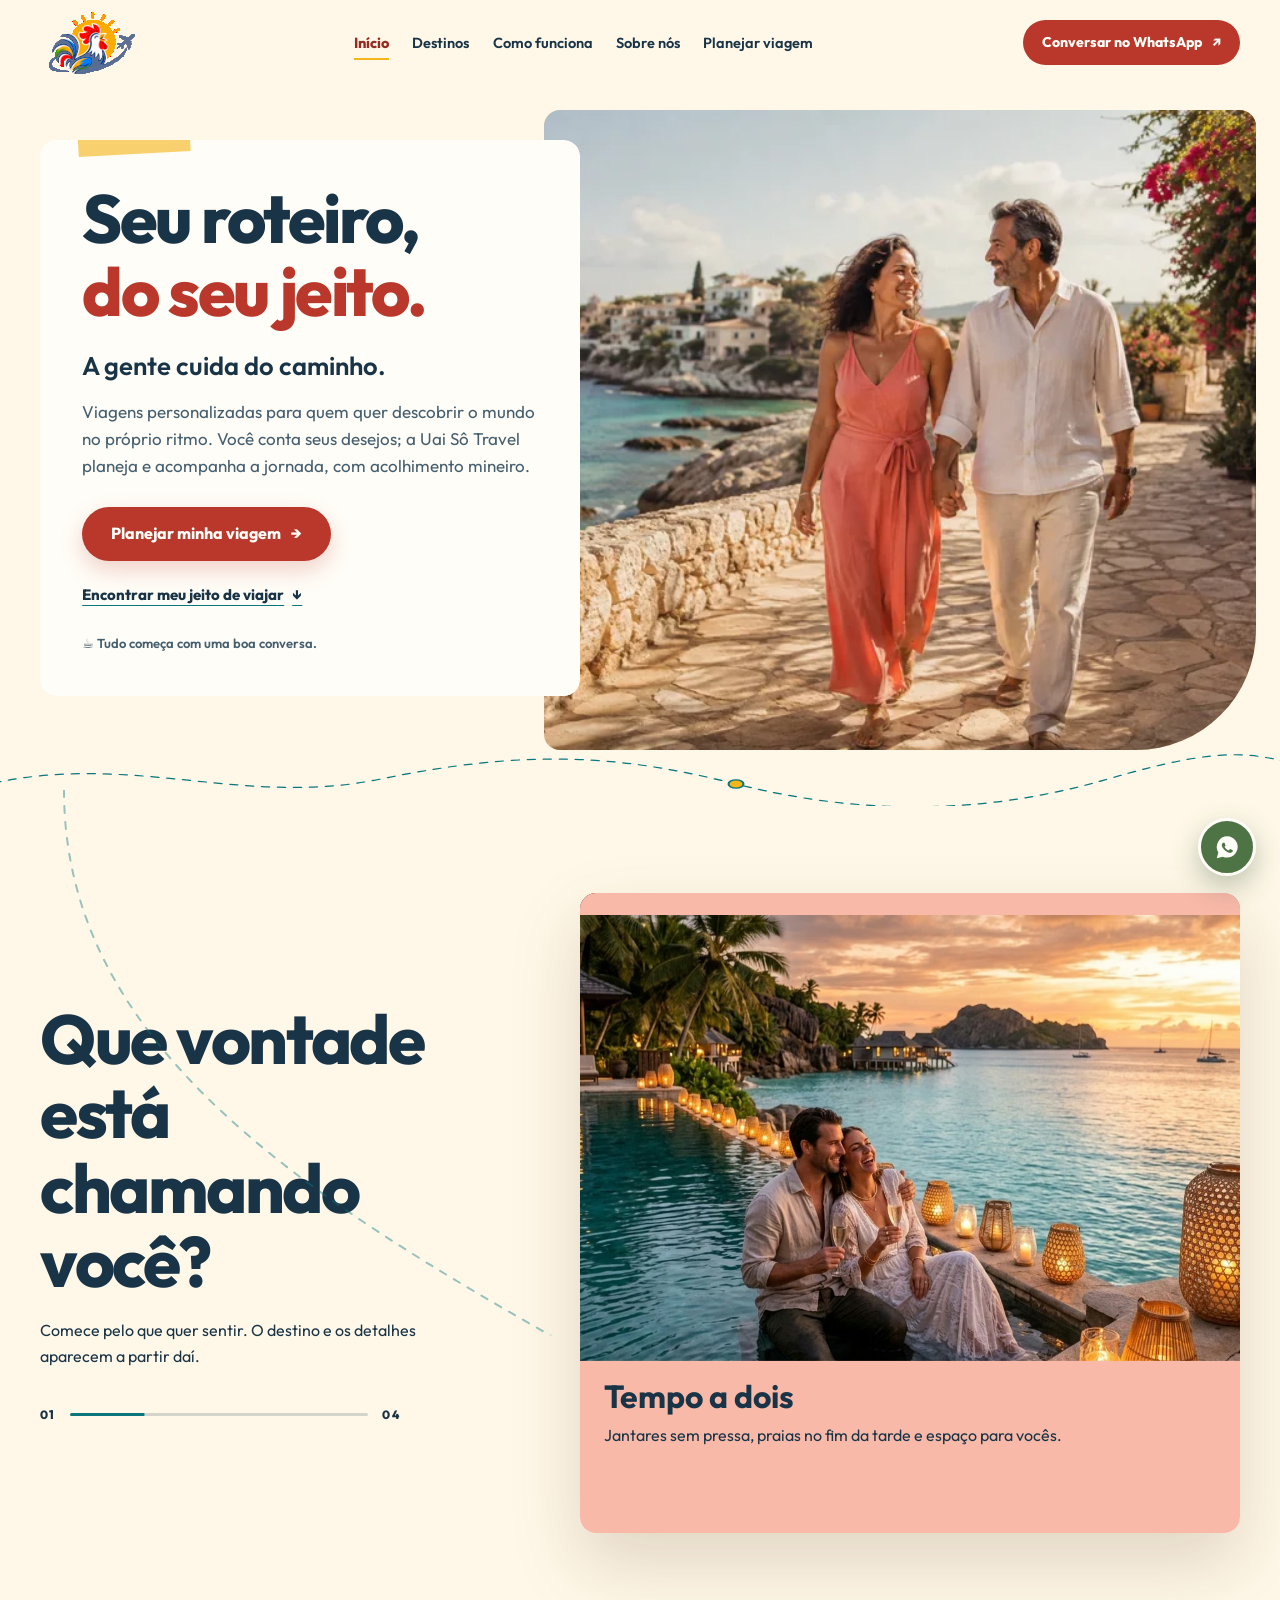
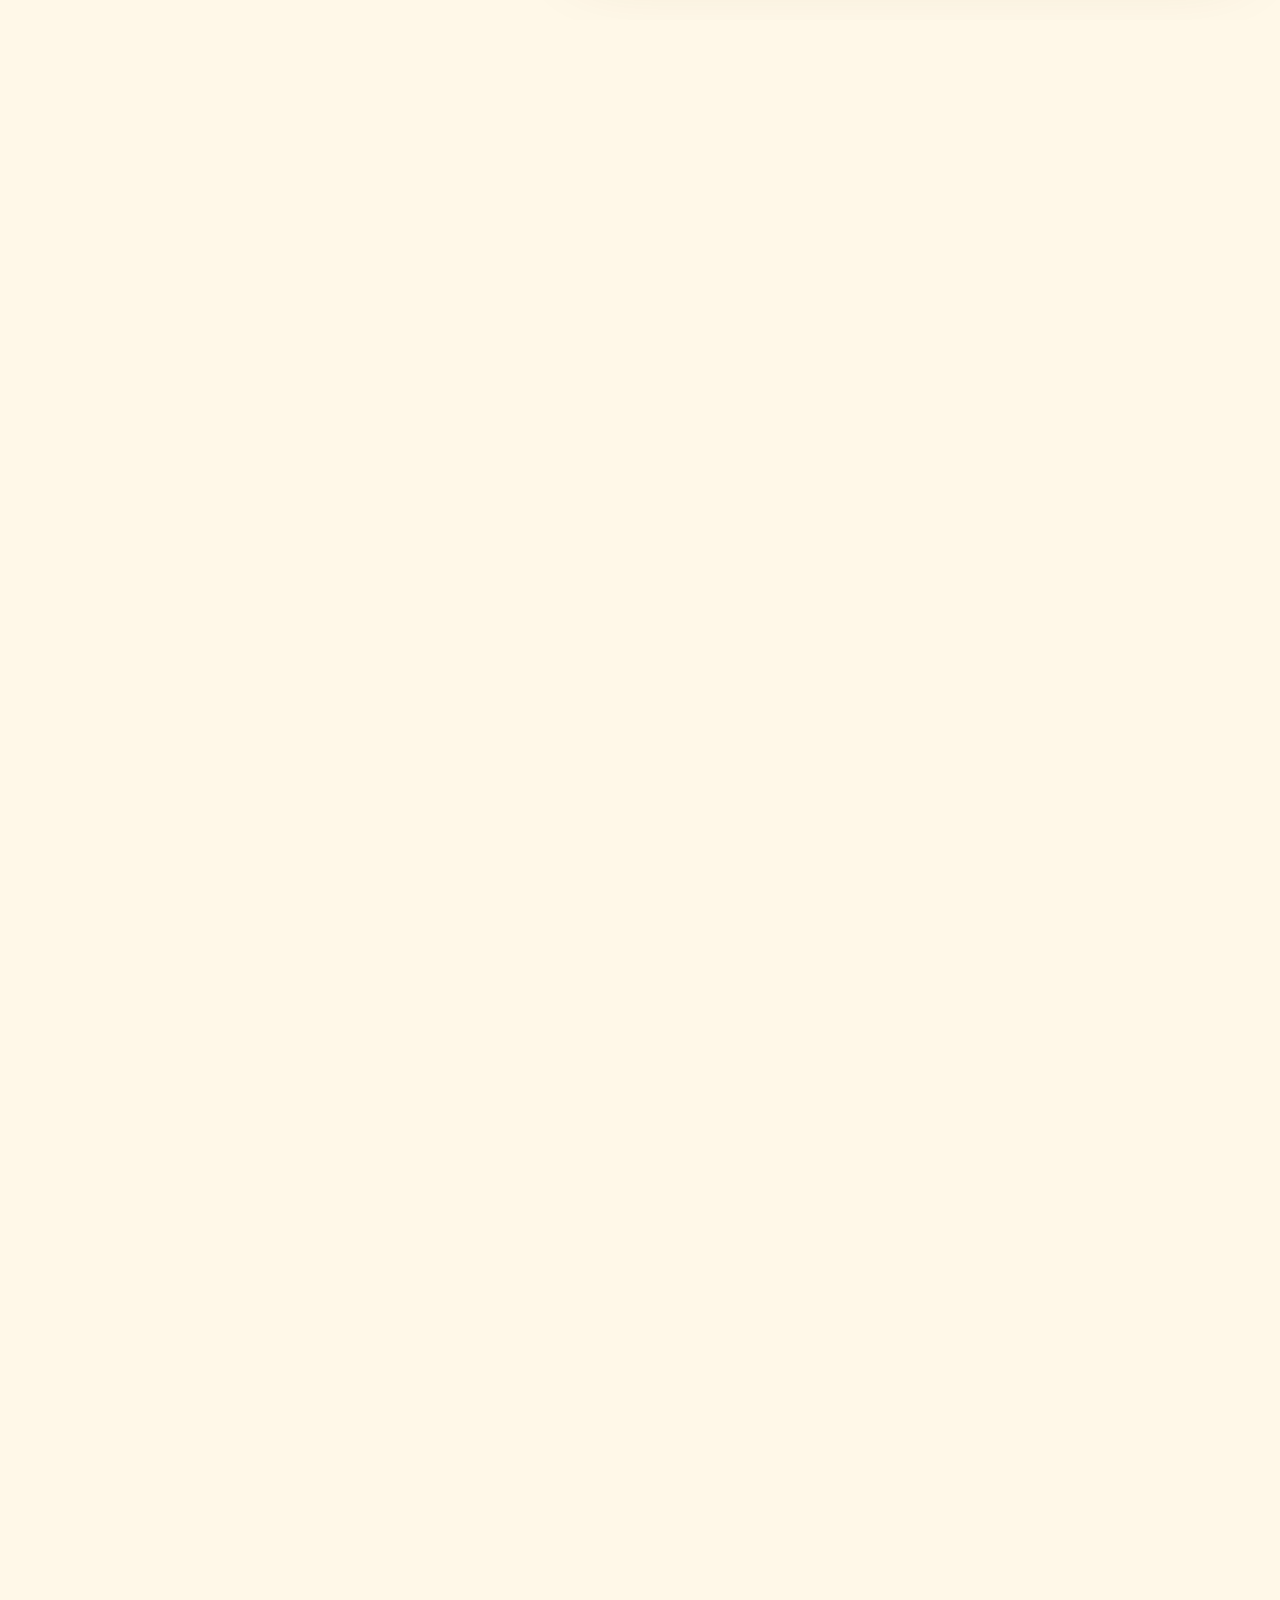
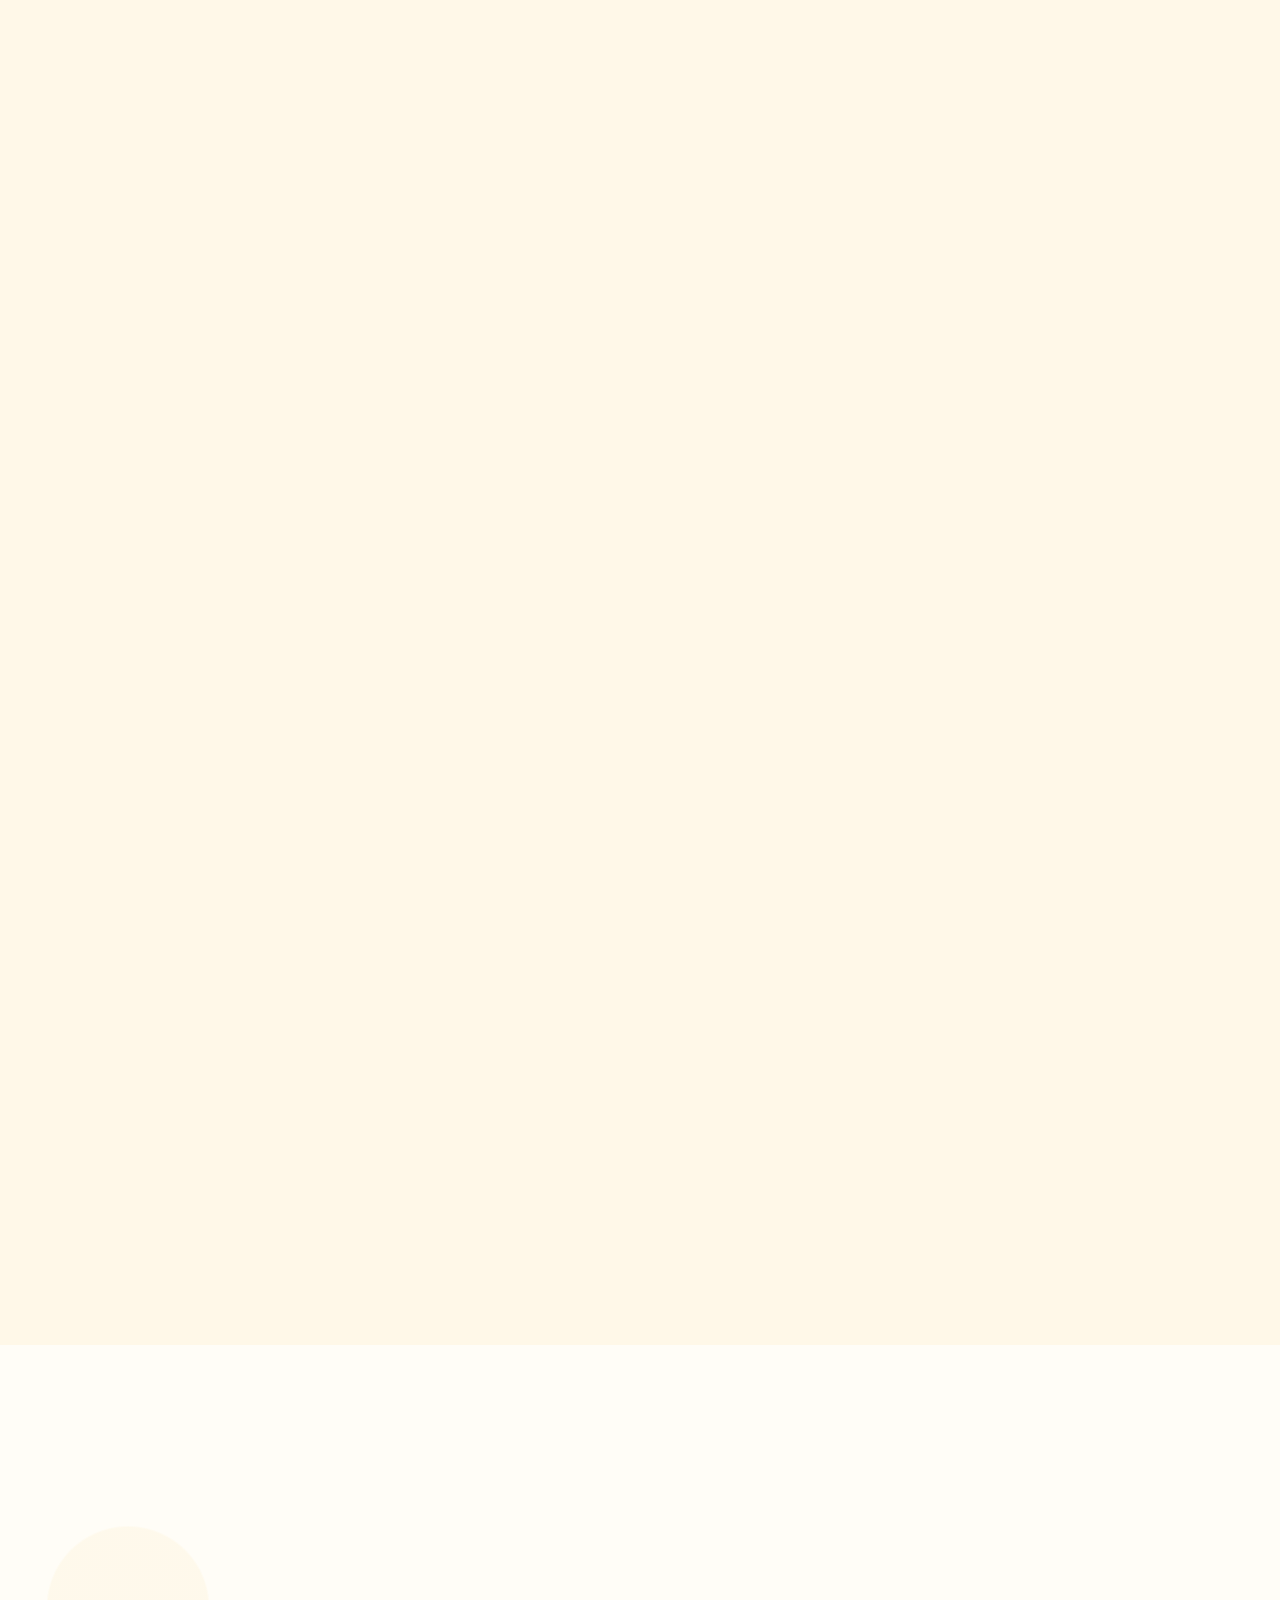
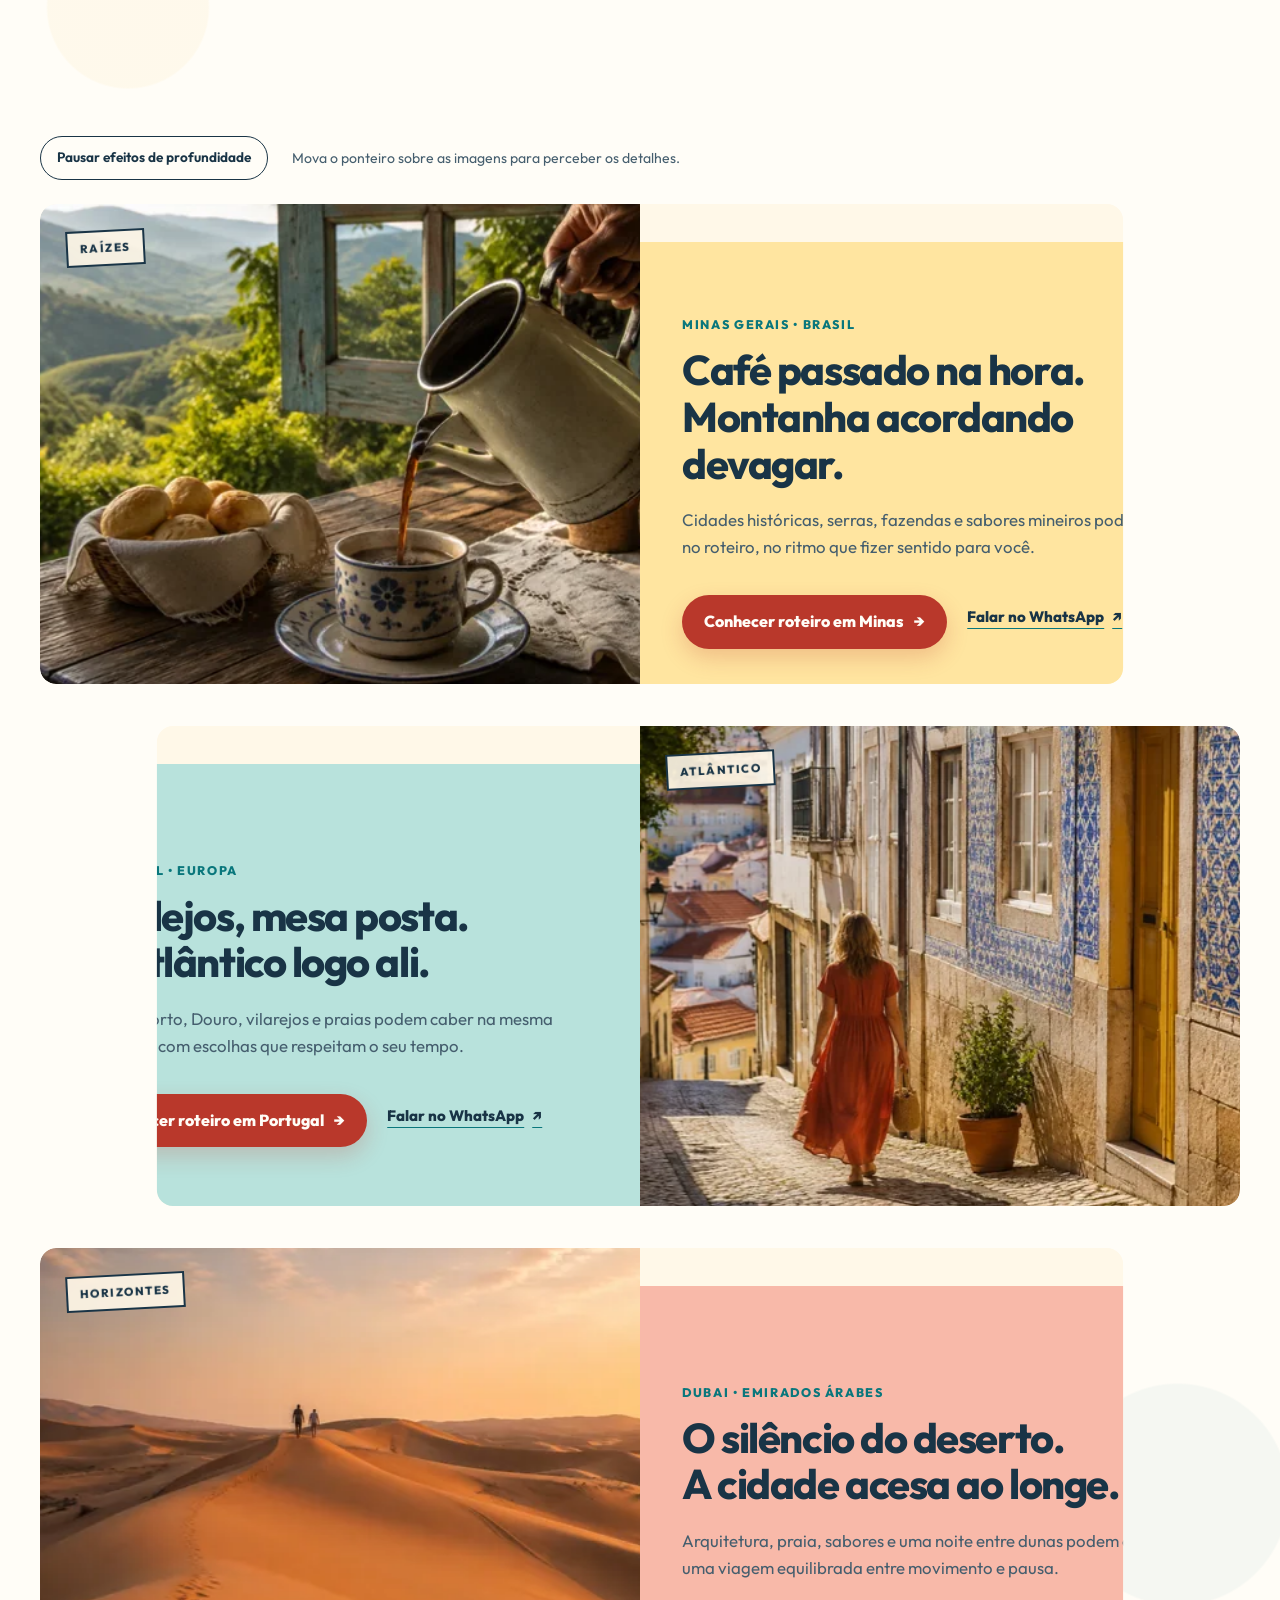
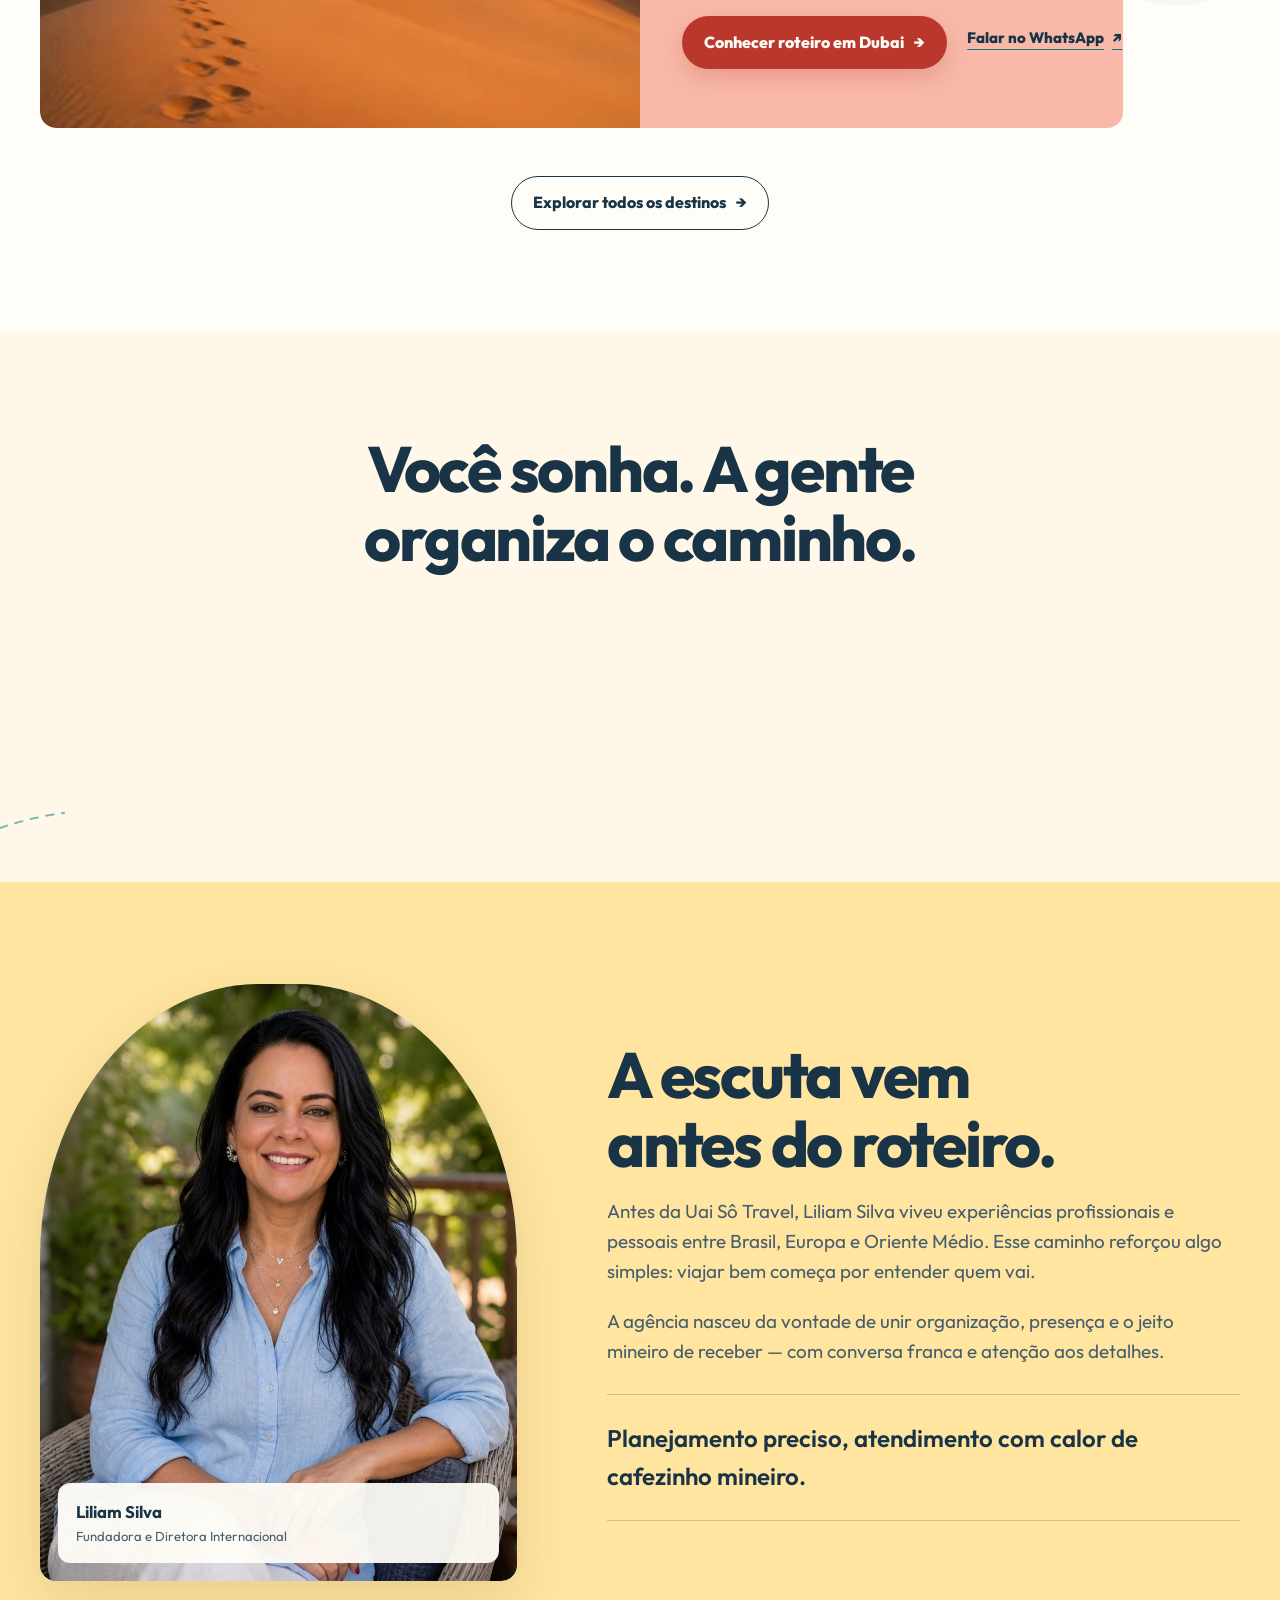
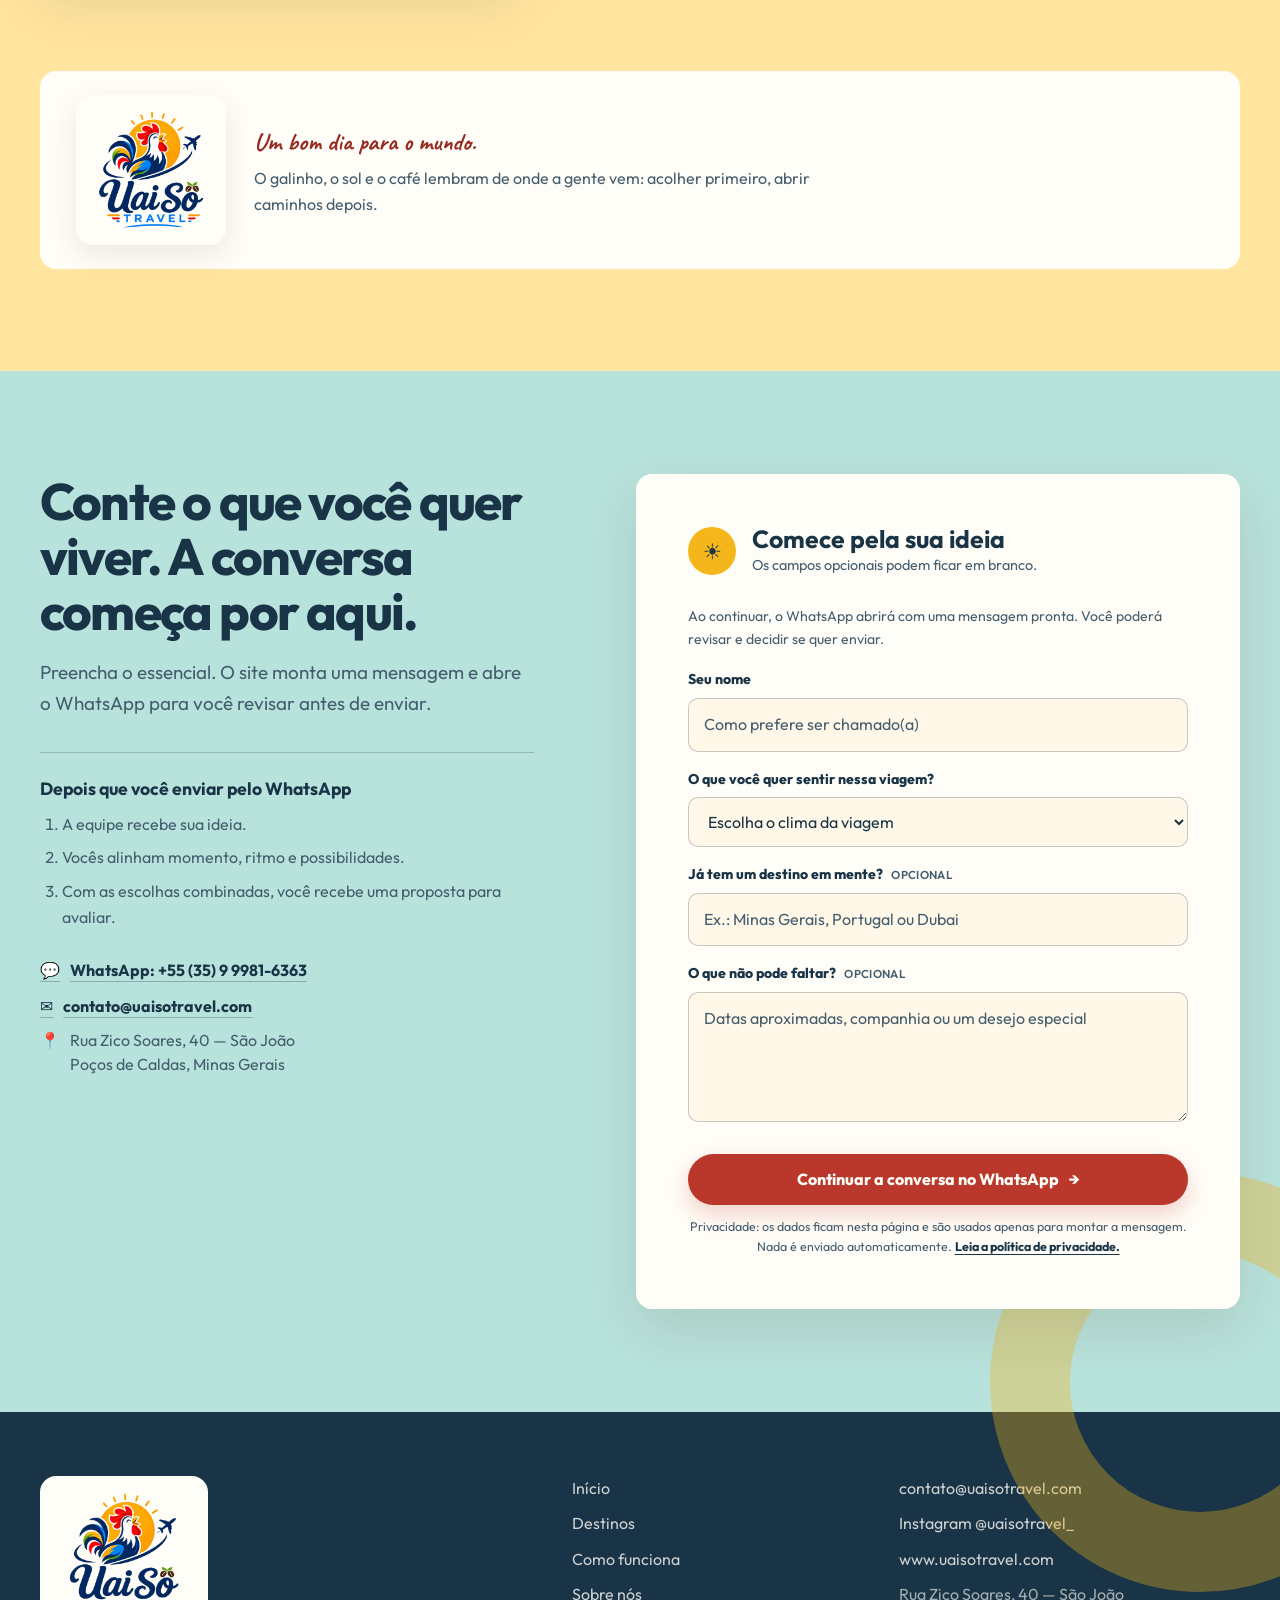
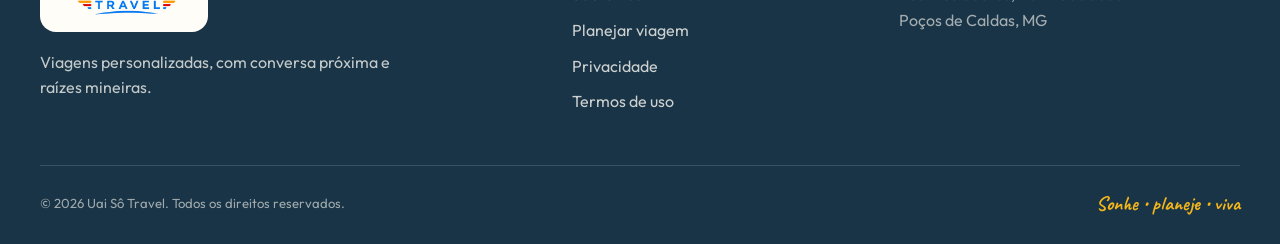
<file: index.html>
<!DOCTYPE html>
<html lang="pt-BR">
<head>
  <meta charset="UTF-8">
  <meta name="viewport" content="width=device-width, initial-scale=1, viewport-fit=cover">
  <title>Uai Sô Travel | Viagens personalizadas com alma mineira</title>
  <meta name="description" content="Roteiros personalizados para quem quer viajar com mais sentido, escolhas bem cuidadas e acompanhamento próximo pelo WhatsApp.">
  <meta name="robots" content="index, follow, max-image-preview:large">
  <link rel="canonical" href="https://www.uaisotravel.com/">
  <meta property="og:locale" content="pt_BR">
  <meta property="og:type" content="website">
  <meta property="og:site_name" content="Uai Sô Travel">
  <meta property="og:title" content="Uai Sô Travel | Viagens personalizadas com alma mineira">
  <meta property="og:description" content="Roteiros personalizados, conversa próxima e acompanhamento para você viajar com mais sentido e menos dúvida.">
  <meta property="og:url" content="https://www.uaisotravel.com/">
  <meta property="og:image" content="https://www.uaisotravel.com/assets/brand/logo-uai-so-travel-source.png">
  <meta property="og:image:width" content="1254">
  <meta property="og:image:height" content="1254">
  <meta property="og:image:alt" content="Logo oficial da Uai Sô Travel">
  <meta name="twitter:card" content="summary">
  <meta name="twitter:title" content="Uai Sô Travel | Viagens personalizadas com alma mineira">
  <meta name="twitter:description" content="Roteiros personalizados, conversa próxima e acompanhamento para você viajar com mais sentido.">
  <meta name="twitter:image" content="https://www.uaisotravel.com/assets/brand/logo-uai-so-travel-source.png">
  <meta name="theme-color" content="#FFF8E8">
  <link rel="icon" type="image/svg+xml" href="./assets/logo-uai-so-travel-mark-DQVhmNV_.svg">
  <link rel="manifest" href="./site.webmanifest">
  <link rel="preconnect" href="https://fonts.googleapis.com">
  <link rel="preconnect" href="https://fonts.gstatic.com" crossorigin>
  <link href="https://fonts.googleapis.com/css2?family=Caveat:wght@600;700&family=Outfit:wght@400;500;600;700;800&display=swap" rel="stylesheet">
  <script type="application/ld+json">
    {
      "@context": "https://schema.org",
      "@type": "TravelAgency",
      "name": "Uai Sô Travel",
      "url": "https://www.uaisotravel.com/",
      "image": "https://www.uaisotravel.com/assets/brand/logo-uai-so-travel-source.png",
      "logo": "https://www.uaisotravel.com/assets/brand/logo-uai-so-travel-source.png",
      "telephone": "+55 35 99981-6363",
      "email": "contato@uaisotravel.com",
      "address": {
        "@type": "PostalAddress",
        "streetAddress": "Rua Zico Soares, 40",
        "addressLocality": "Poços de Caldas",
        "addressRegion": "MG",
        "addressCountry": "BR"
      },
      "sameAs": ["https://www.instagram.com/uaisotravel_/"]
    }
  </script>
  <link rel="stylesheet" href="./assets/main-lzl9yoLK.css">
  <link rel="stylesheet" href="./assets/site-refinement-DhaijZ3C.css">
  <link rel="stylesheet" href="./assets/motion-enhancements-BYAugsTb.css">
</head>
<body class="home-page">
  <!--
  THESIS: A viagem começa como uma conversa ao sol; recusamos o catálogo corporativo escuro e repetitivo.
  OWN-WORLD: Marfim luminoso, marigold, coral, turquesa, verde-folha e tinta; cartões-postais, recortes orgânicos e rota desenhada.
  STORY: O visitante escolhe um estado de espírito, conhece três jornadas, entende o cuidado da agência e inicia o planejamento.
  FIRST VIEWPORT: Fotografia humana em luz dourada ocupa a cena; um cartão marfim sobreposto traz promessa curta e dois caminhos de ação.
  FORM: Rota contínua de cartões-postais, composição B aprovada, direção própria 4, staging unbroken-route, seed e5410ade.
  FINISH: unreviewed and undocumented is unfinished; this build ends with the finish review, the verdict, and DESIGN.md
  -->

  <a class="skip-link" href="#conteudo">Pular para o conteúdo</a>

  <header class="site-header" id="siteHeader">
    <div class="shell header-inner">
      <a class="brand" href="#inicio" aria-label="Uai Sô Travel — início">
        <svg class="brand-mark brand-mark-header" viewBox="0 0 1536 1024" role="img" aria-label="Uai Sô Travel">
          <defs>
            <filter id="header-logo-remove-black" color-interpolation-filters="sRGB">
              <feColorMatrix type="matrix" values="1 0 0 0 0 0 1 0 0 0 0 0 1 0 0 1.35 1.35 1.35 0 -0.08" />
            </filter>
          </defs>
          <image href="./assets/logo-uai-so-travel-header-web-C-xQfw5C.png" width="1536" height="1024" preserveAspectRatio="xMidYMid meet" filter="url(#header-logo-remove-black)" />
        </svg>
      </a>

      <button class="menu-toggle" id="menuToggle" type="button" aria-expanded="false" aria-controls="siteNav" aria-label="Abrir menu">
        <span></span><span></span>
      </button>

      <nav class="site-nav" id="siteNav" aria-label="Navegação principal">
        <a href="./index.html" aria-current="page">Início</a>
        <a href="./destinos/index.html">Destinos</a>
        <a href="./como-funciona/index.html">Como funciona</a>
        <a href="./sobre/index.html">Sobre nós</a>
        <a href="./planejar/index.html">Planejar viagem</a>
      </nav>

      <a class="button button-coral header-cta" href="https://wa.me/5535999816363?text=Ol%C3%A1!%20Vim%20pelo%20site%20da%20Uai%20S%C3%B4%20Travel%20e%20gostaria%20de%20personalizar%20minha%20viagem." target="_blank" rel="noopener" aria-label="Começar o planejamento pelo WhatsApp, abre em nova aba">
        <span class="cta-label-full">Conversar no WhatsApp</span><span class="cta-label-short">Conversar</span><span aria-hidden="true">↗</span>
      </a>
    </div>
  </header>

  <main id="conteudo">
    <section class="hero" id="inicio" aria-labelledby="heroTitle">
      <picture class="hero-media">
        <!-- Imagem editorial gerada por IA; uso exclusivo no hero da home. -->
        <source srcset="./assets/editorial-home-hero-20260903-small-D7M1V-x9.webp 768w, ./assets/editorial-home-hero-20260903-mfag0NXy.webp 1536w" sizes="(max-width: 780px) 100vw, 60vw" type="image/webp">
        <img src="./assets/editorial-home-hero-20260903-C3VzMYCJ.jpg" srcset="./assets/editorial-home-hero-20260903-small-Iuuu3LcI.jpg 768w, ./assets/editorial-home-hero-20260903-C3VzMYCJ.jpg 1536w" sizes="(max-width: 780px) 100vw, 60vw" width="1536" height="1024" alt="Cena ilustrativa de um casal caminhando junto ao mar, entre flores e luz de verão" fetchpriority="high" decoding="async">
      </picture>
      <div class="hero-wash" aria-hidden="true"></div>
      <div class="shell hero-layout">
        <div class="hero-card" data-reveal data-motion="hero-card">
          <h1 id="heroTitle">Seu roteiro,<br><span>do seu jeito.</span></h1>
          <p class="hero-promise">A gente cuida do caminho.</p>
          <p class="hero-copy">Viagens personalizadas para quem quer descobrir o mundo no próprio ritmo. Você conta seus desejos; a Uai Sô Travel planeja e acompanha a jornada, com acolhimento mineiro.</p>
          <div class="hero-actions">
            <a class="button button-coral" href="#contato">Planejar minha viagem <span aria-hidden="true">→</span></a>
            <a class="text-link" href="#estados">Encontrar meu jeito de viajar <span aria-hidden="true">↓</span></a>
          </div>
          <p class="hero-proof"><span aria-hidden="true">☕</span> Tudo começa com uma boa conversa.</p>
        </div>
      </div>
      <svg class="route-line route-hero" viewBox="0 0 1200 120" preserveAspectRatio="none" aria-hidden="true">
        <path d="M-20 74C120 12 224 110 356 62s218-44 334 8 232 52 348-8 136-42 190-20"></path>
        <circle cx="690" cy="70" r="7"></circle>
      </svg>
    </section>

    <svg class="page-route" viewBox="0 0 100 1000" preserveAspectRatio="none" aria-hidden="true">
      <path class="route-desktop" vector-effect="non-scaling-stroke" d="M5 0C5 68 95 76 95 150S5 228 5 306s90 78 90 158S5 548 5 626s90 78 90 158S5 906 5 1000"></path>
      <path class="route-mobile" vector-effect="non-scaling-stroke" d="M96 0C91 135 98 248 94 370S99 612 94 735 97 902 92 1000"></path>
      <circle cx="95" cy="150" r="1.1"></circle>
      <circle cx="5" cy="626" r="1.1"></circle>
      <circle cx="95" cy="784" r="1.1"></circle>
    </svg>

    <section class="section moods" id="estados" aria-labelledby="moodsTitle" data-motion="moods">
      <div class="shell mood-experience">
        <header class="section-heading heading-center" data-reveal>
          <h2 id="moodsTitle">Que vontade está chamando você?</h2>
          <p>Comece pelo que quer sentir. O destino e os detalhes aparecem a partir daí.</p>
          <div class="mood-progress" aria-hidden="true">
            <span class="mood-progress-current">01</span>
            <span class="mood-progress-track"><span class="mood-progress-fill"></span></span>
            <span>04</span>
          </div>
        </header>

        <div class="mood-grid">
          <article class="mood-card mood-romance" data-reveal data-motion="mood-card">
            <picture><source srcset="./assets/honeymoon_romance-DVSn-W-I.avif" type="image/avif"><img src="./assets/honeymoon_romance-DCQ-9AKG.jpg" width="1024" height="1024" alt="Casal celebrando uma viagem romântica à beira-mar" loading="lazy" decoding="async"></picture>
            <div class="mood-body"><h3>Tempo a dois</h3><p>Jantares sem pressa, praias no fim da tarde e espaço para vocês.</p></div>
          </article>
          <article class="mood-card mood-discovery" data-reveal data-motion="mood-card">
            <picture><source srcset="./assets/journey-portugal-lisbon-v2-BAoFbAqF.avif" type="image/avif"><img src="./assets/journey-portugal-lisbon-v2-BfpI98a0.jpg" width="1536" height="1024" alt="Cena ilustrativa de viajantes à mesa em um miradouro de Lisboa" loading="lazy" decoding="async"></picture>
            <div class="mood-body"><h3>Descobrir de perto</h3><p>Provar um sabor novo, virar uma esquina antiga e ouvir outras histórias.</p></div>
          </article>
          <article class="mood-card mood-rest" data-reveal data-motion="mood-card">
            <picture><source srcset="./assets/journey-minas-coffee-v2-D-r6c2XX.avif" type="image/avif"><img src="./assets/journey-minas-coffee-v2-C93uqf1L.jpg" width="1536" height="1024" alt="Cena ilustrativa de viajantes tomando café em uma fazenda de Minas Gerais" loading="lazy" decoding="async"></picture>
            <div class="mood-body"><h3>Desacelerar</h3><p>Dias leves, natureza por perto e tempo que não corre.</p></div>
          </article>
          <article class="mood-card mood-celebration" data-reveal data-motion="mood-card">
            <picture><source srcset="./assets/journey-dubai-desert-v2-66-vA9Ws.avif" type="image/avif"><img src="./assets/journey-dubai-desert-v2-IIruVZL1.jpg" width="1536" height="1024" alt="Cena ilustrativa de viajantes no deserto de Dubai ao pôr do sol" loading="lazy" decoding="async"></picture>
            <div class="mood-body"><h3>Celebrar juntos</h3><p>Bodas, aniversários, formaturas ou uma nova fase vivida com presença.</p></div>
          </article>
        </div>
      </div>
    </section>

    <section class="section journeys" id="jornadas" aria-labelledby="journeysTitle">
      <div class="shell">
        <header class="section-heading" data-reveal>
          <h2 id="journeysTitle">Três viagens para sentir de perto</h2>
          <p>Não é uma lista pronta de lugares. É um ponto de partida para conversar sobre a viagem que combina com você.</p>
        </header>

        <div class="motion-controls">
          <button class="motion-toggle" type="button" data-motion-toggle aria-pressed="false" hidden>Pausar efeitos de profundidade</button>
          <p class="motion-pointer-hint">Mova o ponteiro sobre as imagens para perceber os detalhes.</p>
        </div>

        <div class="journey-list">
          <article class="journey journey-minas" data-reveal data-motion="journey">
            <figure class="journey-photo">
              <picture><source srcset="./assets/editorial-home-minas-20260903-small-DGqgxpz_.webp 640w, ./assets/editorial-home-minas-20260903-BVhTpwIe.webp 1200w" sizes="(max-width: 780px) 100vw, 50vw" type="image/webp"><img src="./assets/editorial-home-minas-20260903-CMURcovR.jpg" srcset="./assets/editorial-home-minas-20260903-small-CVWA7pt7.jpg 640w, ./assets/editorial-home-minas-20260903-CMURcovR.jpg 1200w" sizes="(max-width: 780px) 100vw, 50vw" width="1200" height="800" alt="Cena ilustrativa de café servido com pão de queijo diante das montanhas de Minas" loading="lazy" decoding="async"></picture>
              <span class="post-stamp">RAÍZES</span>
            </figure>
            <div class="journey-copy">
              <p class="journey-place">Minas Gerais • Brasil</p>
              <h3>Café passado na hora.<br>Montanha acordando devagar.</h3>
              <p>Cidades históricas, serras, fazendas e sabores mineiros podem entrar no roteiro, no ritmo que fizer sentido para você.</p>
              <div class="journey-actions">
                <a class="button button-coral" href="./destinos/minas-gerais/index.html">Conhecer roteiro em Minas <span aria-hidden="true">→</span></a>
                <a class="text-link" href="https://wa.me/5535999816363?text=Quero%20um%20roteiro%20para%20Minas%20Gerais." target="_blank" rel="noopener">Falar no WhatsApp <span aria-hidden="true">↗</span></a>
              </div>
              <span class="coffee-detail" aria-hidden="true">● ◒ ●</span>
            </div>
          </article>

          <article class="journey journey-portugal" data-reveal data-motion="journey">
            <figure class="journey-photo">
              <picture><source srcset="./assets/editorial-home-portugal-20260903-small-_PezpXCG.webp 640w, ./assets/editorial-home-portugal-20260903-DQXicVx1.webp 1200w" sizes="(max-width: 780px) 100vw, 50vw" type="image/webp"><img src="./assets/editorial-home-portugal-20260903-i77IKu49.jpg" srcset="./assets/editorial-home-portugal-20260903-small-cv7C11VD.jpg 640w, ./assets/editorial-home-portugal-20260903-i77IKu49.jpg 1200w" sizes="(max-width: 780px) 100vw, 50vw" width="1200" height="800" alt="Cena ilustrativa de uma viajante caminhando por uma rua de azulejos inspirada em Lisboa" loading="lazy" decoding="async"></picture>
              <span class="post-stamp">ATLÂNTICO</span>
            </figure>
            <div class="journey-copy">
              <p class="journey-place">Portugal • Europa</p>
              <h3>Azulejos, mesa posta.<br>O Atlântico logo ali.</h3>
              <p>Lisboa, Porto, Douro, vilarejos e praias podem caber na mesma viagem — com escolhas que respeitam o seu tempo.</p>
              <div class="journey-actions">
                <a class="button button-coral" href="./destinos/portugal/index.html">Conhecer roteiro em Portugal <span aria-hidden="true">→</span></a>
                <a class="text-link" href="https://wa.me/5535999816363?text=Quero%20um%20roteiro%20para%20Portugal." target="_blank" rel="noopener">Falar no WhatsApp <span aria-hidden="true">↗</span></a>
              </div>
            </div>
          </article>

          <article class="journey journey-dubai" data-reveal data-motion="journey">
            <figure class="journey-photo">
              <picture><source srcset="./assets/editorial-home-dubai-20260903-small-Cb1moDVo.webp 640w, ./assets/editorial-home-dubai-20260903-Cr12HROT.webp 1200w" sizes="(max-width: 780px) 100vw, 50vw" type="image/webp"><img src="./assets/editorial-home-dubai-20260903-Cx3syonC.jpg" srcset="./assets/editorial-home-dubai-20260903-small-BGt7gAZd.jpg 640w, ./assets/editorial-home-dubai-20260903-Cx3syonC.jpg 1200w" sizes="(max-width: 780px) 100vw, 50vw" width="1200" height="800" alt="Cena ilustrativa de dois viajantes caminhando sobre dunas douradas inspiradas no deserto de Dubai" loading="lazy" decoding="async"></picture>
              <span class="post-stamp">HORIZONTES</span>
            </figure>
            <div class="journey-copy">
              <p class="journey-place">Dubai • Emirados Árabes</p>
              <h3>O silêncio do deserto.<br>A cidade acesa ao longe.</h3>
              <p>Arquitetura, praia, sabores e uma noite entre dunas podem compor uma viagem equilibrada entre movimento e pausa.</p>
              <div class="journey-actions">
                <a class="button button-coral" href="./destinos/dubai/index.html">Conhecer roteiro em Dubai <span aria-hidden="true">→</span></a>
                <a class="text-link" href="https://wa.me/5535999816363?text=Quero%20um%20roteiro%20para%20Dubai." target="_blank" rel="noopener">Falar no WhatsApp <span aria-hidden="true">↗</span></a>
              </div>
            </div>
          </article>
        </div>

        <div class="all-destinations" data-reveal>
          <a class="button button-outline" href="./destinos/index.html">
            Explorar todos os destinos <span aria-hidden="true">→</span>
          </a>
        </div>
      </div>
    </section>

    <section class="section process" id="processo" aria-labelledby="processTitle">
      <div class="shell process-shell">
        <header class="section-heading heading-center" data-reveal>
          <h2 id="processTitle">Você sonha. A gente organiza o caminho.</h2>
        </header>
        <ol class="process-list">
          <li data-reveal data-motion="process-step"><span class="step-number">1</span><div><h3>Conte o que quer viver</h3><p>Compartilhe destino, companhia, ritmo e aqueles detalhes que fariam diferença.</p></div></li>
          <li data-reveal data-motion="process-step"><span class="step-number">2</span><div><h3>Veja uma proposta feita para você</h3><p>A equipe reúne caminhos, experiências e escolhas alinhadas ao que vocês conversaram.</p></div></li>
          <li data-reveal data-motion="process-step"><span class="step-number">3</span><div><h3>Embarque com companhia por perto</h3><p>O acompanhamento continua antes, durante e depois da viagem, pelos canais combinados.</p></div></li>
        </ol>
      </div>
      <svg class="route-line route-process" viewBox="0 0 1200 90" preserveAspectRatio="none" aria-hidden="true"><path d="M0 44c170-62 246 68 410 4s278-44 408 4 258 44 410-10"></path></svg>
    </section>

    <section class="section founder" id="historia" aria-labelledby="founderTitle">
      <div class="shell founder-grid">
        <figure class="founder-portrait" data-reveal>
          <picture class="founder-photo">
            <img src="./assets/founder-liliam-azul-BYn97M1E.jpg" width="1024" height="1024" alt="Retrato de Liliam Silva, fundadora da Uai Sô Travel" loading="lazy" decoding="async">
          </picture>
          <figcaption><strong>Liliam Silva</strong><span>Fundadora e Diretora Internacional</span></figcaption>
        </figure>
        <div class="founder-story" data-reveal>
          <h2 id="founderTitle">A escuta vem antes do roteiro.</h2>
          <p>Antes da Uai Sô Travel, Liliam Silva viveu experiências profissionais e pessoais entre Brasil, Europa e Oriente Médio. Esse caminho reforçou algo simples: viajar bem começa por entender quem vai.</p>
          <p>A agência nasceu da vontade de unir organização, presença e o jeito mineiro de receber — com conversa franca e atenção aos detalhes.</p>
          <blockquote>Planejamento preciso, atendimento com calor de cafezinho mineiro.</blockquote>
        </div>
        <aside class="mascot-cameo" aria-label="Identidade e símbolos da Uai Sô Travel">
          <picture class="mascot-crop"><img src="./assets/logo-uai-so-travel-full-DszMGk9v.png" width="900" height="822" alt="Logo oficial da Uai Sô Travel" loading="lazy" decoding="async"></picture>
          <div><p class="affection-note">Um bom dia para o mundo.</p><p>O galinho, o sol e o café lembram de onde a gente vem: acolher primeiro, abrir caminhos depois.</p></div>
        </aside>
      </div>
    </section>

    <section class="section contact" id="contato" aria-labelledby="contactTitle">
      <div class="shell contact-grid">
        <div class="contact-intro" data-reveal>
          <h2 id="contactTitle">Conte o que você quer viver. A conversa começa por aqui.</h2>
          <p>Preencha o essencial. O site monta uma mensagem e abre o WhatsApp para você revisar antes de enviar.</p>
          <div class="next-steps">
            <h3>Depois que você enviar pelo WhatsApp</h3>
            <ol><li>A equipe recebe sua ideia.</li><li>Vocês alinham momento, ritmo e possibilidades.</li><li>Com as escolhas combinadas, você recebe uma proposta para avaliar.</li></ol>
          </div>
          <div class="direct-contact">
            <a href="https://wa.me/5535999816363?text=Ol%C3%A1!%20Vim%20pelo%20site%20da%20Uai%20S%C3%B4%20Travel%20e%20gostaria%20de%20planejar%20uma%20viagem." target="_blank" rel="noopener" aria-label="Conversar pelo WhatsApp no número +55 35 99981-6363, abre em nova aba"><span aria-hidden="true">💬</span> WhatsApp: +55 (35) 9 9981-6363</a>
            <a href="mailto:contato@uaisotravel.com"><span aria-hidden="true">✉️</span> contato@uaisotravel.com</a>
            <address><span aria-hidden="true">📍</span><span>Rua Zico Soares, 40 — São João<br>Poços de Caldas, Minas Gerais</span></address>
          </div>
        </div>

        <form class="trip-planner" id="tripPlanner" data-whatsapp-number="5535999816363" aria-describedby="plannerHint plannerPrivacy" data-reveal>
          <div class="form-heading"><span aria-hidden="true">☀</span><div><h3>Comece pela sua ideia</h3><p>Os campos opcionais podem ficar em branco.</p></div></div>
          <p class="form-next-step" id="plannerHint">Ao continuar, o WhatsApp abrirá com uma mensagem pronta. Você poderá revisar e decidir se quer enviar.</p>
          <label for="travelerName">Seu nome</label>
          <input id="travelerName" name="name" type="text" autocomplete="name" required maxlength="80" placeholder="Como prefere ser chamado(a)">
          <label for="travelMood">O que você quer sentir nessa viagem?</label>
          <select id="travelMood" name="mood" required>
            <option value="" selected disabled>Escolha o clima da viagem</option><option>Tempo a dois</option><option>Descobrir de perto</option><option>Desacelerar</option><option>Celebrar juntos</option><option>Viajar a trabalho</option>
          </select>
          <label for="destinationIdea">Já tem um destino em mente? <span class="optional-label">Opcional</span></label>
          <input id="destinationIdea" name="destination" type="text" maxlength="120" placeholder="Ex.: Minas Gerais, Portugal ou Dubai">
          <label for="travelNotes">O que não pode faltar? <span class="optional-label">Opcional</span></label>
          <textarea id="travelNotes" name="notes" rows="4" maxlength="600" placeholder="Datas aproximadas, companhia ou um desejo especial"></textarea>
          <noscript><p>Para montar a mensagem nesta página, ative o JavaScript. Você também pode <a href="https://wa.me/5535999816363" target="_blank" rel="noopener">conversar diretamente no WhatsApp</a>.</p></noscript>
          <button class="button button-coral button-wide" type="submit" disabled>Continuar a conversa no WhatsApp <span aria-hidden="true">→</span></button>
          <p class="form-status" id="plannerStatus" role="status" aria-live="polite" hidden></p>
          <a class="button button-coral button-wide whatsapp-fallback" id="whatsappFallback" href="#" target="_blank" rel="noopener" hidden>Abrir o WhatsApp <span aria-hidden="true">↗</span></a>
          <p class="form-privacy" id="plannerPrivacy">Privacidade: os dados ficam nesta página e são usados apenas para montar a mensagem. Nada é enviado automaticamente. <a href="./privacidade/">Leia a política de privacidade.</a></p>
        </form>
      </div>
    </section>
  </main>

  <footer class="site-footer">
    <div class="shell footer-grid">
      <div>
        <a class="brand brand-footer" href="#inicio" aria-label="Uai Sô Travel — voltar ao início">
          <img class="brand-logo-full" src="./assets/logo-uai-so-travel-full-DszMGk9v.png" width="900" height="822" alt="">
        </a>
        <p>Viagens personalizadas, com conversa próxima e raízes mineiras.</p>
      </div>
      <nav aria-label="Navegação do rodapé">
        <a href="./index.html">Início</a>
        <a href="./destinos/index.html">Destinos</a>
        <a href="./como-funciona/index.html">Como funciona</a>
        <a href="./sobre/index.html">Sobre nós</a>
        <a href="./planejar/index.html">Planejar viagem</a>
        <a href="./privacidade/index.html">Privacidade</a>
        <a href="./termos/index.html">Termos de uso</a>
      </nav>
      <div class="footer-contact"><a href="mailto:contato@uaisotravel.com">contato@uaisotravel.com</a><a href="https://www.instagram.com/uaisotravel_/" target="_blank" rel="noopener" aria-label="Instagram da Uai Sô Travel, abre em nova aba">Instagram @uaisotravel_</a><a href="https://www.uaisotravel.com/">www.uaisotravel.com</a><span>Rua Zico Soares, 40 — São João<br>Poços de Caldas, MG</span></div>
    </div>
    <div class="shell footer-bottom"><p>© 2026 Uai Sô Travel. Todos os direitos reservados.</p><p class="affection-note">Sonhe • planeje • viva</p></div>
  </footer>

  <a class="floating-whatsapp" href="https://wa.me/5535999816363?text=Ol%C3%A1!%20Vim%20pelo%20site%20da%20Uai%20S%C3%B4%20Travel%20e%20gostaria%20de%20planejar%20minha%20viagem." target="_blank" rel="noopener" aria-label="Abrir conversa com a Uai Sô Travel no WhatsApp, em nova aba">
    <svg viewBox="0 0 24 24" aria-hidden="true"><path d="M12 2a9.5 9.5 0 0 0-8.16 14.37L2.5 21.5l5.25-1.3A9.5 9.5 0 1 0 12 2Zm4.56 13.64c-.2.56-1.15 1.05-1.6 1.12-.42.07-.95.1-1.53-.08-.35-.11-.8-.26-1.38-.51-2.43-1.05-4.01-3.5-4.13-3.66-.12-.16-.99-1.31-.99-2.5s.63-1.78.85-2.02c.22-.24.48-.3.64-.3h.46c.15 0 .35-.05.55.42.2.48.69 1.68.75 1.8.06.12.1.27.02.43-.08.16-.12.26-.24.4-.12.14-.25.31-.36.42-.12.12-.24.25-.1.49.14.24.62 1.02 1.34 1.65.92.82 1.7 1.08 1.94 1.2.24.12.38.1.52-.06.14-.16.6-.7.76-.94.16-.24.32-.2.54-.12.22.08 1.39.66 1.63.78.24.12.4.18.46.28.06.1.06.58-.14 1.14Z"></path></svg>
  </a>

  <script>
/*!
 * GSAP 3.12.5
 * https://gsap.com
 * 
 * @license Copyright 2024, GreenSock. All rights reserved.
 * Subject to the terms at https://gsap.com/standard-license or for Club GSAP members, the agreement issued with that membership.
 * @author: Jack Doyle, jack@greensock.com
 */

!function(t,e){"object"==typeof exports&&"undefined"!=typeof module?e(exports):"function"==typeof define&&define.amd?define(["exports"],e):e((t=t||self).window=t.window||{})}(this,function(e){"use strict";function _inheritsLoose(t,e){t.prototype=Object.create(e.prototype),(t.prototype.constructor=t).__proto__=e}function _assertThisInitialized(t){if(void 0===t)throw new ReferenceError("this hasn't been initialised - super() hasn't been called");return t}function r(t){return"string"==typeof t}function s(t){return"function"==typeof t}function t(t){return"number"==typeof t}function u(t){return void 0===t}function v(t){return"object"==typeof t}function w(t){return!1!==t}function x(){return"undefined"!=typeof window}function y(t){return s(t)||r(t)}function P(t){return(i=yt(t,ot))&&ze}function Q(t,e){return console.warn("Invalid property",t,"set to",e,"Missing plugin? gsap.registerPlugin()")}function R(t,e){return!e&&console.warn(t)}function S(t,e){return t&&(ot[t]=e)&&i&&(i[t]=e)||ot}function T(){return 0}function ea(t){var e,r,i=t[0];if(v(i)||s(i)||(t=[t]),!(e=(i._gsap||{}).harness)){for(r=gt.length;r--&&!gt[r].targetTest(i););e=gt[r]}for(r=t.length;r--;)t[r]&&(t[r]._gsap||(t[r]._gsap=new Vt(t[r],e)))||t.splice(r,1);return t}function fa(t){return t._gsap||ea(Mt(t))[0]._gsap}function ga(t,e,r){return(r=t[e])&&s(r)?t[e]():u(r)&&t.getAttribute&&t.getAttribute(e)||r}function ha(t,e){return(t=t.split(",")).forEach(e)||t}function ia(t){return Math.round(1e5*t)/1e5||0}function ja(t){return Math.round(1e7*t)/1e7||0}function ka(t,e){var r=e.charAt(0),i=parseFloat(e.substr(2));return t=parseFloat(t),"+"===r?t+i:"-"===r?t-i:"*"===r?t*i:t/i}function la(t,e){for(var r=e.length,i=0;t.indexOf(e[i])<0&&++i<r;);return i<r}function ma(){var t,e,r=dt.length,i=dt.slice(0);for(ct={},t=dt.length=0;t<r;t++)(e=i[t])&&e._lazy&&(e.render(e._lazy[0],e._lazy[1],!0)._lazy=0)}function na(t,e,r,i){dt.length&&!L&&ma(),t.render(e,r,i||L&&e<0&&(t._initted||t._startAt)),dt.length&&!L&&ma()}function oa(t){var e=parseFloat(t);return(e||0===e)&&(t+"").match(at).length<2?e:r(t)?t.trim():t}function pa(t){return t}function qa(t,e){for(var r in e)r in t||(t[r]=e[r]);return t}function ta(t,e){for(var r in e)"__proto__"!==r&&"constructor"!==r&&"prototype"!==r&&(t[r]=v(e[r])?ta(t[r]||(t[r]={}),e[r]):e[r]);return t}function ua(t,e){var r,i={};for(r in t)r in e||(i[r]=t[r]);return i}function va(t){var e=t.parent||I,r=t.keyframes?function _setKeyframeDefaults(i){return function(t,e){for(var r in e)r in t||"duration"===r&&i||"ease"===r||(t[r]=e[r])}}(Z(t.keyframes)):qa;if(w(t.inherit))for(;e;)r(t,e.vars.defaults),e=e.parent||e._dp;return t}function xa(t,e,r,i,n){void 0===r&&(r="_first"),void 0===i&&(i="_last");var a,s=t[i];if(n)for(a=e[n];s&&s[n]>a;)s=s._prev;return s?(e._next=s._next,s._next=e):(e._next=t[r],t[r]=e),e._next?e._next._prev=e:t[i]=e,e._prev=s,e.parent=e._dp=t,e}function ya(t,e,r,i){void 0===r&&(r="_first"),void 0===i&&(i="_last");var n=e._prev,a=e._next;n?n._next=a:t[r]===e&&(t[r]=a),a?a._prev=n:t[i]===e&&(t[i]=n),e._next=e._prev=e.parent=null}function za(t,e){t.parent&&(!e||t.parent.autoRemoveChildren)&&t.parent.remove&&t.parent.remove(t),t._act=0}function Aa(t,e){if(t&&(!e||e._end>t._dur||e._start<0))for(var r=t;r;)r._dirty=1,r=r.parent;return t}function Ca(t,e,r,i){return t._startAt&&(L?t._startAt.revert(ht):t.vars.immediateRender&&!t.vars.autoRevert||t._startAt.render(e,!0,i))}function Ea(t){return t._repeat?Tt(t._tTime,t=t.duration()+t._rDelay)*t:0}function Ga(t,e){return(t-e._start)*e._ts+(0<=e._ts?0:e._dirty?e.totalDuration():e._tDur)}function Ha(t){return t._end=ja(t._start+(t._tDur/Math.abs(t._ts||t._rts||X)||0))}function Ia(t,e){var r=t._dp;return r&&r.smoothChildTiming&&t._ts&&(t._start=ja(r._time-(0<t._ts?e/t._ts:((t._dirty?t.totalDuration():t._tDur)-e)/-t._ts)),Ha(t),r._dirty||Aa(r,t)),t}function Ja(t,e){var r;if((e._time||!e._dur&&e._initted||e._start<t._time&&(e._dur||!e.add))&&(r=Ga(t.rawTime(),e),(!e._dur||Ot(0,e.totalDuration(),r)-e._tTime>X)&&e.render(r,!0)),Aa(t,e)._dp&&t._initted&&t._time>=t._dur&&t._ts){if(t._dur<t.duration())for(r=t;r._dp;)0<=r.rawTime()&&r.totalTime(r._tTime),r=r._dp;t._zTime=-X}}function Ka(e,r,i,n){return r.parent&&za(r),r._start=ja((t(i)?i:i||e!==I?xt(e,i,r):e._time)+r._delay),r._end=ja(r._start+(r.totalDuration()/Math.abs(r.timeScale())||0)),xa(e,r,"_first","_last",e._sort?"_start":0),bt(r)||(e._recent=r),n||Ja(e,r),e._ts<0&&Ia(e,e._tTime),e}function La(t,e){return(ot.ScrollTrigger||Q("scrollTrigger",e))&&ot.ScrollTrigger.create(e,t)}function Ma(t,e,r,i,n){return Qt(t,e,n),t._initted?!r&&t._pt&&!L&&(t._dur&&!1!==t.vars.lazy||!t._dur&&t.vars.lazy)&&f!==Rt.frame?(dt.push(t),t._lazy=[n,i],1):void 0:1}function Ra(t,e,r,i){var n=t._repeat,a=ja(e)||0,s=t._tTime/t._tDur;return s&&!i&&(t._time*=a/t._dur),t._dur=a,t._tDur=n?n<0?1e10:ja(a*(n+1)+t._rDelay*n):a,0<s&&!i&&Ia(t,t._tTime=t._tDur*s),t.parent&&Ha(t),r||Aa(t.parent,t),t}function Sa(t){return t instanceof Xt?Aa(t):Ra(t,t._dur)}function Va(e,r,i){var n,a,s=t(r[1]),o=(s?2:1)+(e<2?0:1),u=r[o];if(s&&(u.duration=r[1]),u.parent=i,e){for(n=u,a=i;a&&!("immediateRender"in n);)n=a.vars.defaults||{},a=w(a.vars.inherit)&&a.parent;u.immediateRender=w(n.immediateRender),e<2?u.runBackwards=1:u.startAt=r[o-1]}return new $t(r[0],u,r[1+o])}function Wa(t,e){return t||0===t?e(t):e}function Ya(t,e){return r(t)&&(e=st.exec(t))?e[1]:""}function _a(t,e){return t&&v(t)&&"length"in t&&(!e&&!t.length||t.length-1 in t&&v(t[0]))&&!t.nodeType&&t!==h}function cb(r){return r=Mt(r)[0]||R("Invalid scope")||{},function(t){var e=r.current||r.nativeElement||r;return Mt(t,e.querySelectorAll?e:e===r?R("Invalid scope")||a.createElement("div"):r)}}function db(t){return t.sort(function(){return.5-Math.random()})}function eb(t){if(s(t))return t;var p=v(t)?t:{each:t},_=jt(p.ease),m=p.from||0,g=parseFloat(p.base)||0,y={},e=0<m&&m<1,T=isNaN(m)||e,b=p.axis,w=m,x=m;return r(m)?w=x={center:.5,edges:.5,end:1}[m]||0:!e&&T&&(w=m[0],x=m[1]),function(t,e,r){var i,n,a,s,o,u,h,l,f,d=(r||p).length,c=y[d];if(!c){if(!(f="auto"===p.grid?0:(p.grid||[1,U])[1])){for(h=-U;h<(h=r[f++].getBoundingClientRect().left)&&f<d;);f<d&&f--}for(c=y[d]=[],i=T?Math.min(f,d)*w-.5:m%f,n=f===U?0:T?d*x/f-.5:m/f|0,l=U,u=h=0;u<d;u++)a=u%f-i,s=n-(u/f|0),c[u]=o=b?Math.abs("y"===b?s:a):K(a*a+s*s),h<o&&(h=o),o<l&&(l=o);"random"===m&&db(c),c.max=h-l,c.min=l,c.v=d=(parseFloat(p.amount)||parseFloat(p.each)*(d<f?d-1:b?"y"===b?d/f:f:Math.max(f,d/f))||0)*("edges"===m?-1:1),c.b=d<0?g-d:g,c.u=Ya(p.amount||p.each)||0,_=_&&d<0?Yt(_):_}return d=(c[t]-c.min)/c.max||0,ja(c.b+(_?_(d):d)*c.v)+c.u}}function fb(i){var n=Math.pow(10,((i+"").split(".")[1]||"").length);return function(e){var r=ja(Math.round(parseFloat(e)/i)*i*n);return(r-r%1)/n+(t(e)?0:Ya(e))}}function gb(h,e){var l,f,r=Z(h);return!r&&v(h)&&(l=r=h.radius||U,h.values?(h=Mt(h.values),(f=!t(h[0]))&&(l*=l)):h=fb(h.increment)),Wa(e,r?s(h)?function(t){return f=h(t),Math.abs(f-t)<=l?f:t}:function(e){for(var r,i,n=parseFloat(f?e.x:e),a=parseFloat(f?e.y:0),s=U,o=0,u=h.length;u--;)(r=f?(r=h[u].x-n)*r+(i=h[u].y-a)*i:Math.abs(h[u]-n))<s&&(s=r,o=u);return o=!l||s<=l?h[o]:e,f||o===e||t(e)?o:o+Ya(e)}:fb(h))}function hb(t,e,r,i){return Wa(Z(t)?!e:!0===r?!!(r=0):!i,function(){return Z(t)?t[~~(Math.random()*t.length)]:(r=r||1e-5)&&(i=r<1?Math.pow(10,(r+"").length-2):1)&&Math.floor(Math.round((t-r/2+Math.random()*(e-t+.99*r))/r)*r*i)/i})}function lb(e,r,t){return Wa(t,function(t){return e[~~r(t)]})}function ob(t){for(var e,r,i,n,a=0,s="";~(e=t.indexOf("random(",a));)i=t.indexOf(")",e),n="["===t.charAt(e+7),r=t.substr(e+7,i-e-7).match(n?at:tt),s+=t.substr(a,e-a)+hb(n?r:+r[0],n?0:+r[1],+r[2]||1e-5),a=i+1;return s+t.substr(a,t.length-a)}function rb(t,e,r){var i,n,a,s=t.labels,o=U;for(i in s)(n=s[i]-e)<0==!!r&&n&&o>(n=Math.abs(n))&&(a=i,o=n);return a}function tb(t){return za(t),t.scrollTrigger&&t.scrollTrigger.kill(!!L),t.progress()<1&&Ct(t,"onInterrupt"),t}function wb(t){if(t)if(t=!t.name&&t.default||t,x()||t.headless){var e=t.name,r=s(t),i=e&&!r&&t.init?function(){this._props=[]}:t,n={init:T,render:he,add:Wt,kill:ce,modifier:fe,rawVars:0},a={targetTest:0,get:0,getSetter:ne,aliases:{},register:0};if(Ft(),t!==i){if(pt[e])return;qa(i,qa(ua(t,n),a)),yt(i.prototype,yt(n,ua(t,a))),pt[i.prop=e]=i,t.targetTest&&(gt.push(i),ft[e]=1),e=("css"===e?"CSS":e.charAt(0).toUpperCase()+e.substr(1))+"Plugin"}S(e,i),t.register&&t.register(ze,i,_e)}else At.push(t)}function zb(t,e,r){return(6*(t+=t<0?1:1<t?-1:0)<1?e+(r-e)*t*6:t<.5?r:3*t<2?e+(r-e)*(2/3-t)*6:e)*St+.5|0}function Ab(e,r,i){var n,a,s,o,u,h,l,f,d,c,p=e?t(e)?[e>>16,e>>8&St,e&St]:0:zt.black;if(!p){if(","===e.substr(-1)&&(e=e.substr(0,e.length-1)),zt[e])p=zt[e];else if("#"===e.charAt(0)){if(e.length<6&&(e="#"+(n=e.charAt(1))+n+(a=e.charAt(2))+a+(s=e.charAt(3))+s+(5===e.length?e.charAt(4)+e.charAt(4):"")),9===e.length)return[(p=parseInt(e.substr(1,6),16))>>16,p>>8&St,p&St,parseInt(e.substr(7),16)/255];p=[(e=parseInt(e.substr(1),16))>>16,e>>8&St,e&St]}else if("hsl"===e.substr(0,3))if(p=c=e.match(tt),r){if(~e.indexOf("="))return p=e.match(et),i&&p.length<4&&(p[3]=1),p}else o=+p[0]%360/360,u=p[1]/100,n=2*(h=p[2]/100)-(a=h<=.5?h*(u+1):h+u-h*u),3<p.length&&(p[3]*=1),p[0]=zb(o+1/3,n,a),p[1]=zb(o,n,a),p[2]=zb(o-1/3,n,a);else p=e.match(tt)||zt.transparent;p=p.map(Number)}return r&&!c&&(n=p[0]/St,a=p[1]/St,s=p[2]/St,h=((l=Math.max(n,a,s))+(f=Math.min(n,a,s)))/2,l===f?o=u=0:(d=l-f,u=.5<h?d/(2-l-f):d/(l+f),o=l===n?(a-s)/d+(a<s?6:0):l===a?(s-n)/d+2:(n-a)/d+4,o*=60),p[0]=~~(o+.5),p[1]=~~(100*u+.5),p[2]=~~(100*h+.5)),i&&p.length<4&&(p[3]=1),p}function Bb(t){var r=[],i=[],n=-1;return t.split(Et).forEach(function(t){var e=t.match(rt)||[];r.push.apply(r,e),i.push(n+=e.length+1)}),r.c=i,r}function Cb(t,e,r){var i,n,a,s,o="",u=(t+o).match(Et),h=e?"hsla(":"rgba(",l=0;if(!u)return t;if(u=u.map(function(t){return(t=Ab(t,e,1))&&h+(e?t[0]+","+t[1]+"%,"+t[2]+"%,"+t[3]:t.join(","))+")"}),r&&(a=Bb(t),(i=r.c).join(o)!==a.c.join(o)))for(s=(n=t.replace(Et,"1").split(rt)).length-1;l<s;l++)o+=n[l]+(~i.indexOf(l)?u.shift()||h+"0,0,0,0)":(a.length?a:u.length?u:r).shift());if(!n)for(s=(n=t.split(Et)).length-1;l<s;l++)o+=n[l]+u[l];return o+n[s]}function Fb(t){var e,r=t.join(" ");if(Et.lastIndex=0,Et.test(r))return e=Dt.test(r),t[1]=Cb(t[1],e),t[0]=Cb(t[0],e,Bb(t[1])),!0}function Ob(t){var e=(t+"").split("("),r=Lt[e[0]];return r&&1<e.length&&r.config?r.config.apply(null,~t.indexOf("{")?[function _parseObjectInString(t){for(var e,r,i,n={},a=t.substr(1,t.length-3).split(":"),s=a[0],o=1,u=a.length;o<u;o++)r=a[o],e=o!==u-1?r.lastIndexOf(","):r.length,i=r.substr(0,e),n[s]=isNaN(i)?i.replace(Bt,"").trim():+i,s=r.substr(e+1).trim();return n}(e[1])]:function _valueInParentheses(t){var e=t.indexOf("(")+1,r=t.indexOf(")"),i=t.indexOf("(",e);return t.substring(e,~i&&i<r?t.indexOf(")",r+1):r)}(t).split(",").map(oa)):Lt._CE&&It.test(t)?Lt._CE("",t):r}function Qb(t,e){for(var r,i=t._first;i;)i instanceof Xt?Qb(i,e):!i.vars.yoyoEase||i._yoyo&&i._repeat||i._yoyo===e||(i.timeline?Qb(i.timeline,e):(r=i._ease,i._ease=i._yEase,i._yEase=r,i._yoyo=e)),i=i._next}function Sb(t,e,r,i){void 0===r&&(r=function easeOut(t){return 1-e(1-t)}),void 0===i&&(i=function easeInOut(t){return t<.5?e(2*t)/2:1-e(2*(1-t))/2});var n,a={easeIn:e,easeOut:r,easeInOut:i};return ha(t,function(t){for(var e in Lt[t]=ot[t]=a,Lt[n=t.toLowerCase()]=r,a)Lt[n+("easeIn"===e?".in":"easeOut"===e?".out":".inOut")]=Lt[t+"."+e]=a[e]}),a}function Tb(e){return function(t){return t<.5?(1-e(1-2*t))/2:.5+e(2*(t-.5))/2}}function Ub(r,t,e){function Jm(t){return 1===t?1:i*Math.pow(2,-10*t)*H((t-a)*n)+1}var i=1<=t?t:1,n=(e||(r?.3:.45))/(t<1?t:1),a=n/N*(Math.asin(1/i)||0),s="out"===r?Jm:"in"===r?function(t){return 1-Jm(1-t)}:Tb(Jm);return n=N/n,s.config=function(t,e){return Ub(r,t,e)},s}function Vb(e,r){function Rm(t){return t?--t*t*((r+1)*t+r)+1:0}void 0===r&&(r=1.70158);var t="out"===e?Rm:"in"===e?function(t){return 1-Rm(1-t)}:Tb(Rm);return t.config=function(t){return Vb(e,t)},t}var F,L,l,I,h,n,a,i,o,f,d,c,p,_,m,g,b,O,k,M,C,A,z,E,D,B,Y,j,q={autoSleep:120,force3D:"auto",nullTargetWarn:1,units:{lineHeight:""}},V={duration:.5,overwrite:!1,delay:0},U=1e8,X=1/U,N=2*Math.PI,G=N/4,W=0,K=Math.sqrt,J=Math.cos,H=Math.sin,$="function"==typeof ArrayBuffer&&ArrayBuffer.isView||function(){},Z=Array.isArray,tt=/(?:-?\.?\d|\.)+/gi,et=/[-+=.]*\d+[.e\-+]*\d*[e\-+]*\d*/g,rt=/[-+=.]*\d+[.e-]*\d*[a-z%]*/g,it=/[-+=.]*\d+\.?\d*(?:e-|e\+)?\d*/gi,nt=/[+-]=-?[.\d]+/,at=/[^,'"\[\]\s]+/gi,st=/^[+\-=e\s\d]*\d+[.\d]*([a-z]*|%)\s*$/i,ot={},ut={suppressEvents:!0,isStart:!0,kill:!1},ht={suppressEvents:!0,kill:!1},lt={suppressEvents:!0},ft={},dt=[],ct={},pt={},_t={},mt=30,gt=[],vt="",yt=function _merge(t,e){for(var r in e)t[r]=e[r];return t},Tt=function _animationCycle(t,e){var r=Math.floor(t/=e);return t&&r===t?r-1:r},bt=function _isFromOrFromStart(t){var e=t.data;return"isFromStart"===e||"isStart"===e},wt={_start:0,endTime:T,totalDuration:T},xt=function _parsePosition(t,e,i){var n,a,s,o=t.labels,u=t._recent||wt,h=t.duration()>=U?u.endTime(!1):t._dur;return r(e)&&(isNaN(e)||e in o)?(a=e.charAt(0),s="%"===e.substr(-1),n=e.indexOf("="),"<"===a||">"===a?(0<=n&&(e=e.replace(/=/,"")),("<"===a?u._start:u.endTime(0<=u._repeat))+(parseFloat(e.substr(1))||0)*(s?(n<0?u:i).totalDuration()/100:1)):n<0?(e in o||(o[e]=h),o[e]):(a=parseFloat(e.charAt(n-1)+e.substr(n+1)),s&&i&&(a=a/100*(Z(i)?i[0]:i).totalDuration()),1<n?_parsePosition(t,e.substr(0,n-1),i)+a:h+a)):null==e?h:+e},Ot=function _clamp(t,e,r){return r<t?t:e<r?e:r},kt=[].slice,Mt=function toArray(t,e,i){return l&&!e&&l.selector?l.selector(t):!r(t)||i||!n&&Ft()?Z(t)?function _flatten(t,e,i){return void 0===i&&(i=[]),t.forEach(function(t){return r(t)&&!e||_a(t,1)?i.push.apply(i,Mt(t)):i.push(t)})||i}(t,i):_a(t)?kt.call(t,0):t?[t]:[]:kt.call((e||a).querySelectorAll(t),0)},Pt=function mapRange(e,t,r,i,n){var a=t-e,s=i-r;return Wa(n,function(t){return r+((t-e)/a*s||0)})},Ct=function _callback(t,e,r){var i,n,a,s=t.vars,o=s[e],u=l,h=t._ctx;if(o)return i=s[e+"Params"],n=s.callbackScope||t,r&&dt.length&&ma(),h&&(l=h),a=i?o.apply(n,i):o.call(n),l=u,a},At=[],St=255,zt={aqua:[0,St,St],lime:[0,St,0],silver:[192,192,192],black:[0,0,0],maroon:[128,0,0],teal:[0,128,128],blue:[0,0,St],navy:[0,0,128],white:[St,St,St],olive:[128,128,0],yellow:[St,St,0],orange:[St,165,0],gray:[128,128,128],purple:[128,0,128],green:[0,128,0],red:[St,0,0],pink:[St,192,203],cyan:[0,St,St],transparent:[St,St,St,0]},Et=function(){var t,e="(?:\\b(?:(?:rgb|rgba|hsl|hsla)\\(.+?\\))|\\B#(?:[0-9a-f]{3,4}){1,2}\\b";for(t in zt)e+="|"+t+"\\b";return new RegExp(e+")","gi")}(),Dt=/hsl[a]?\(/,Rt=(k=Date.now,M=500,C=33,A=k(),z=A,D=E=1e3/240,g={time:0,frame:0,tick:function tick(){yl(!0)},deltaRatio:function deltaRatio(t){return b/(1e3/(t||60))},wake:function wake(){o&&(!n&&x()&&(h=n=window,a=h.document||{},ot.gsap=ze,(h.gsapVersions||(h.gsapVersions=[])).push(ze.version),P(i||h.GreenSockGlobals||!h.gsap&&h||{}),At.forEach(wb)),m="undefined"!=typeof requestAnimationFrame&&requestAnimationFrame,p&&g.sleep(),_=m||function(t){return setTimeout(t,D-1e3*g.time+1|0)},c=1,yl(2))},sleep:function sleep(){(m?cancelAnimationFrame:clearTimeout)(p),c=0,_=T},lagSmoothing:function lagSmoothing(t,e){M=t||1/0,C=Math.min(e||33,M)},fps:function fps(t){E=1e3/(t||240),D=1e3*g.time+E},add:function add(n,t,e){var a=t?function(t,e,r,i){n(t,e,r,i),g.remove(a)}:n;return g.remove(n),B[e?"unshift":"push"](a),Ft(),a},remove:function remove(t,e){~(e=B.indexOf(t))&&B.splice(e,1)&&e<=O&&O--},_listeners:B=[]}),Ft=function _wake(){return!c&&Rt.wake()},Lt={},It=/^[\d.\-M][\d.\-,\s]/,Bt=/["']/g,Yt=function _invertEase(e){return function(t){return 1-e(1-t)}},jt=function _parseEase(t,e){return t&&(s(t)?t:Lt[t]||Ob(t))||e};function yl(t){var e,r,i,n,a=k()-z,s=!0===t;if((M<a||a<0)&&(A+=a-C),(0<(e=(i=(z+=a)-A)-D)||s)&&(n=++g.frame,b=i-1e3*g.time,g.time=i/=1e3,D+=e+(E<=e?4:E-e),r=1),s||(p=_(yl)),r)for(O=0;O<B.length;O++)B[O](i,b,n,t)}function gn(t){return t<j?Y*t*t:t<.7272727272727273?Y*Math.pow(t-1.5/2.75,2)+.75:t<.9090909090909092?Y*(t-=2.25/2.75)*t+.9375:Y*Math.pow(t-2.625/2.75,2)+.984375}ha("Linear,Quad,Cubic,Quart,Quint,Strong",function(t,e){var r=e<5?e+1:e;Sb(t+",Power"+(r-1),e?function(t){return Math.pow(t,r)}:function(t){return t},function(t){return 1-Math.pow(1-t,r)},function(t){return t<.5?Math.pow(2*t,r)/2:1-Math.pow(2*(1-t),r)/2})}),Lt.Linear.easeNone=Lt.none=Lt.Linear.easeIn,Sb("Elastic",Ub("in"),Ub("out"),Ub()),Y=7.5625,j=1/2.75,Sb("Bounce",function(t){return 1-gn(1-t)},gn),Sb("Expo",function(t){return t?Math.pow(2,10*(t-1)):0}),Sb("Circ",function(t){return-(K(1-t*t)-1)}),Sb("Sine",function(t){return 1===t?1:1-J(t*G)}),Sb("Back",Vb("in"),Vb("out"),Vb()),Lt.SteppedEase=Lt.steps=ot.SteppedEase={config:function config(t,e){void 0===t&&(t=1);var r=1/t,i=t+(e?0:1),n=e?1:0;return function(t){return((i*Ot(0,.99999999,t)|0)+n)*r}}},V.ease=Lt["quad.out"],ha("onComplete,onUpdate,onStart,onRepeat,onReverseComplete,onInterrupt",function(t){return vt+=t+","+t+"Params,"});var qt,Vt=function GSCache(t,e){this.id=W++,(t._gsap=this).target=t,this.harness=e,this.get=e?e.get:ga,this.set=e?e.getSetter:ne},Ut=((qt=Animation.prototype).delay=function delay(t){return t||0===t?(this.parent&&this.parent.smoothChildTiming&&this.startTime(this._start+t-this._delay),this._delay=t,this):this._delay},qt.duration=function duration(t){return arguments.length?this.totalDuration(0<this._repeat?t+(t+this._rDelay)*this._repeat:t):this.totalDuration()&&this._dur},qt.totalDuration=function totalDuration(t){return arguments.length?(this._dirty=0,Ra(this,this._repeat<0?t:(t-this._repeat*this._rDelay)/(this._repeat+1))):this._tDur},qt.totalTime=function totalTime(t,e){if(Ft(),!arguments.length)return this._tTime;var r=this._dp;if(r&&r.smoothChildTiming&&this._ts){for(Ia(this,t),!r._dp||r.parent||Ja(r,this);r&&r.parent;)r.parent._time!==r._start+(0<=r._ts?r._tTime/r._ts:(r.totalDuration()-r._tTime)/-r._ts)&&r.totalTime(r._tTime,!0),r=r.parent;!this.parent&&this._dp.autoRemoveChildren&&(0<this._ts&&t<this._tDur||this._ts<0&&0<t||!this._tDur&&!t)&&Ka(this._dp,this,this._start-this._delay)}return(this._tTime!==t||!this._dur&&!e||this._initted&&Math.abs(this._zTime)===X||!t&&!this._initted&&(this.add||this._ptLookup))&&(this._ts||(this._pTime=t),na(this,t,e)),this},qt.time=function time(t,e){return arguments.length?this.totalTime(Math.min(this.totalDuration(),t+Ea(this))%(this._dur+this._rDelay)||(t?this._dur:0),e):this._time},qt.totalProgress=function totalProgress(t,e){return arguments.length?this.totalTime(this.totalDuration()*t,e):this.totalDuration()?Math.min(1,this._tTime/this._tDur):0<this.rawTime()?1:0},qt.progress=function progress(t,e){return arguments.length?this.totalTime(this.duration()*(!this._yoyo||1&this.iteration()?t:1-t)+Ea(this),e):this.duration()?Math.min(1,this._time/this._dur):0<this.rawTime()?1:0},qt.iteration=function iteration(t,e){var r=this.duration()+this._rDelay;return arguments.length?this.totalTime(this._time+(t-1)*r,e):this._repeat?Tt(this._tTime,r)+1:1},qt.timeScale=function timeScale(t,e){if(!arguments.length)return this._rts===-X?0:this._rts;if(this._rts===t)return this;var r=this.parent&&this._ts?Ga(this.parent._time,this):this._tTime;return this._rts=+t||0,this._ts=this._ps||t===-X?0:this._rts,this.totalTime(Ot(-Math.abs(this._delay),this._tDur,r),!1!==e),Ha(this),function _recacheAncestors(t){for(var e=t.parent;e&&e.parent;)e._dirty=1,e.totalDuration(),e=e.parent;return t}(this)},qt.paused=function paused(t){return arguments.length?(this._ps!==t&&((this._ps=t)?(this._pTime=this._tTime||Math.max(-this._delay,this.rawTime()),this._ts=this._act=0):(Ft(),this._ts=this._rts,this.totalTime(this.parent&&!this.parent.smoothChildTiming?this.rawTime():this._tTime||this._pTime,1===this.progress()&&Math.abs(this._zTime)!==X&&(this._tTime-=X)))),this):this._ps},qt.startTime=function startTime(t){if(arguments.length){this._start=t;var e=this.parent||this._dp;return!e||!e._sort&&this.parent||Ka(e,this,t-this._delay),this}return this._start},qt.endTime=function endTime(t){return this._start+(w(t)?this.totalDuration():this.duration())/Math.abs(this._ts||1)},qt.rawTime=function rawTime(t){var e=this.parent||this._dp;return e?t&&(!this._ts||this._repeat&&this._time&&this.totalProgress()<1)?this._tTime%(this._dur+this._rDelay):this._ts?Ga(e.rawTime(t),this):this._tTime:this._tTime},qt.revert=function revert(t){void 0===t&&(t=lt);var e=L;return L=t,(this._initted||this._startAt)&&(this.timeline&&this.timeline.revert(t),this.totalTime(-.01,t.suppressEvents)),"nested"!==this.data&&!1!==t.kill&&this.kill(),L=e,this},qt.globalTime=function globalTime(t){for(var e=this,r=arguments.length?t:e.rawTime();e;)r=e._start+r/(Math.abs(e._ts)||1),e=e._dp;return!this.parent&&this._sat?this._sat.globalTime(t):r},qt.repeat=function repeat(t){return arguments.length?(this._repeat=t===1/0?-2:t,Sa(this)):-2===this._repeat?1/0:this._repeat},qt.repeatDelay=function repeatDelay(t){if(arguments.length){var e=this._time;return this._rDelay=t,Sa(this),e?this.time(e):this}return this._rDelay},qt.yoyo=function yoyo(t){return arguments.length?(this._yoyo=t,this):this._yoyo},qt.seek=function seek(t,e){return this.totalTime(xt(this,t),w(e))},qt.restart=function restart(t,e){return this.play().totalTime(t?-this._delay:0,w(e))},qt.play=function play(t,e){return null!=t&&this.seek(t,e),this.reversed(!1).paused(!1)},qt.reverse=function reverse(t,e){return null!=t&&this.seek(t||this.totalDuration(),e),this.reversed(!0).paused(!1)},qt.pause=function pause(t,e){return null!=t&&this.seek(t,e),this.paused(!0)},qt.resume=function resume(){return this.paused(!1)},qt.reversed=function reversed(t){return arguments.length?(!!t!==this.reversed()&&this.timeScale(-this._rts||(t?-X:0)),this):this._rts<0},qt.invalidate=function invalidate(){return this._initted=this._act=0,this._zTime=-X,this},qt.isActive=function isActive(){var t,e=this.parent||this._dp,r=this._start;return!(e&&!(this._ts&&this._initted&&e.isActive()&&(t=e.rawTime(!0))>=r&&t<this.endTime(!0)-X))},qt.eventCallback=function eventCallback(t,e,r){var i=this.vars;return 1<arguments.length?(e?(i[t]=e,r&&(i[t+"Params"]=r),"onUpdate"===t&&(this._onUpdate=e)):delete i[t],this):i[t]},qt.then=function then(t){var i=this;return new Promise(function(e){function Co(){var t=i.then;i.then=null,s(r)&&(r=r(i))&&(r.then||r===i)&&(i.then=t),e(r),i.then=t}var r=s(t)?t:pa;i._initted&&1===i.totalProgress()&&0<=i._ts||!i._tTime&&i._ts<0?Co():i._prom=Co})},qt.kill=function kill(){tb(this)},Animation);function Animation(t){this.vars=t,this._delay=+t.delay||0,(this._repeat=t.repeat===1/0?-2:t.repeat||0)&&(this._rDelay=t.repeatDelay||0,this._yoyo=!!t.yoyo||!!t.yoyoEase),this._ts=1,Ra(this,+t.duration,1,1),this.data=t.data,l&&(this._ctx=l).data.push(this),c||Rt.wake()}qa(Ut.prototype,{_time:0,_start:0,_end:0,_tTime:0,_tDur:0,_dirty:0,_repeat:0,_yoyo:!1,parent:null,_initted:!1,_rDelay:0,_ts:1,_dp:0,ratio:0,_zTime:-X,_prom:0,_ps:!1,_rts:1});var Xt=function(i){function Timeline(t,e){var r;return void 0===t&&(t={}),(r=i.call(this,t)||this).labels={},r.smoothChildTiming=!!t.smoothChildTiming,r.autoRemoveChildren=!!t.autoRemoveChildren,r._sort=w(t.sortChildren),I&&Ka(t.parent||I,_assertThisInitialized(r),e),t.reversed&&r.reverse(),t.paused&&r.paused(!0),t.scrollTrigger&&La(_assertThisInitialized(r),t.scrollTrigger),r}_inheritsLoose(Timeline,i);var e=Timeline.prototype;return e.to=function to(t,e,r){return Va(0,arguments,this),this},e.from=function from(t,e,r){return Va(1,arguments,this),this},e.fromTo=function fromTo(t,e,r,i){return Va(2,arguments,this),this},e.set=function set(t,e,r){return e.duration=0,e.parent=this,va(e).repeatDelay||(e.repeat=0),e.immediateRender=!!e.immediateRender,new $t(t,e,xt(this,r),1),this},e.call=function call(t,e,r){return Ka(this,$t.delayedCall(0,t,e),r)},e.staggerTo=function staggerTo(t,e,r,i,n,a,s){return r.duration=e,r.stagger=r.stagger||i,r.onComplete=a,r.onCompleteParams=s,r.parent=this,new $t(t,r,xt(this,n)),this},e.staggerFrom=function staggerFrom(t,e,r,i,n,a,s){return r.runBackwards=1,va(r).immediateRender=w(r.immediateRender),this.staggerTo(t,e,r,i,n,a,s)},e.staggerFromTo=function staggerFromTo(t,e,r,i,n,a,s,o){return i.startAt=r,va(i).immediateRender=w(i.immediateRender),this.staggerTo(t,e,i,n,a,s,o)},e.render=function render(t,e,r){var i,n,a,s,o,u,h,l,f,d,c,p,_=this._time,m=this._dirty?this.totalDuration():this._tDur,g=this._dur,v=t<=0?0:ja(t),y=this._zTime<0!=t<0&&(this._initted||!g);if(this!==I&&m<v&&0<=t&&(v=m),v!==this._tTime||r||y){if(_!==this._time&&g&&(v+=this._time-_,t+=this._time-_),i=v,f=this._start,u=!(l=this._ts),y&&(g||(_=this._zTime),!t&&e||(this._zTime=t)),this._repeat){if(c=this._yoyo,o=g+this._rDelay,this._repeat<-1&&t<0)return this.totalTime(100*o+t,e,r);if(i=ja(v%o),v===m?(s=this._repeat,i=g):((s=~~(v/o))&&s===v/o&&(i=g,s--),g<i&&(i=g)),d=Tt(this._tTime,o),!_&&this._tTime&&d!==s&&this._tTime-d*o-this._dur<=0&&(d=s),c&&1&s&&(i=g-i,p=1),s!==d&&!this._lock){var T=c&&1&d,b=T===(c&&1&s);if(s<d&&(T=!T),_=T?0:v%g?g:v,this._lock=1,this.render(_||(p?0:ja(s*o)),e,!g)._lock=0,this._tTime=v,!e&&this.parent&&Ct(this,"onRepeat"),this.vars.repeatRefresh&&!p&&(this.invalidate()._lock=1),_&&_!==this._time||u!=!this._ts||this.vars.onRepeat&&!this.parent&&!this._act)return this;if(g=this._dur,m=this._tDur,b&&(this._lock=2,_=T?g:-1e-4,this.render(_,!0),this.vars.repeatRefresh&&!p&&this.invalidate()),this._lock=0,!this._ts&&!u)return this;Qb(this,p)}}if(this._hasPause&&!this._forcing&&this._lock<2&&(h=function _findNextPauseTween(t,e,r){var i;if(e<r)for(i=t._first;i&&i._start<=r;){if("isPause"===i.data&&i._start>e)return i;i=i._next}else for(i=t._last;i&&i._start>=r;){if("isPause"===i.data&&i._start<e)return i;i=i._prev}}(this,ja(_),ja(i)))&&(v-=i-(i=h._start)),this._tTime=v,this._time=i,this._act=!l,this._initted||(this._onUpdate=this.vars.onUpdate,this._initted=1,this._zTime=t,_=0),!_&&i&&!e&&!s&&(Ct(this,"onStart"),this._tTime!==v))return this;if(_<=i&&0<=t)for(n=this._first;n;){if(a=n._next,(n._act||i>=n._start)&&n._ts&&h!==n){if(n.parent!==this)return this.render(t,e,r);if(n.render(0<n._ts?(i-n._start)*n._ts:(n._dirty?n.totalDuration():n._tDur)+(i-n._start)*n._ts,e,r),i!==this._time||!this._ts&&!u){h=0,a&&(v+=this._zTime=-X);break}}n=a}else{n=this._last;for(var w=t<0?t:i;n;){if(a=n._prev,(n._act||w<=n._end)&&n._ts&&h!==n){if(n.parent!==this)return this.render(t,e,r);if(n.render(0<n._ts?(w-n._start)*n._ts:(n._dirty?n.totalDuration():n._tDur)+(w-n._start)*n._ts,e,r||L&&(n._initted||n._startAt)),i!==this._time||!this._ts&&!u){h=0,a&&(v+=this._zTime=w?-X:X);break}}n=a}}if(h&&!e&&(this.pause(),h.render(_<=i?0:-X)._zTime=_<=i?1:-1,this._ts))return this._start=f,Ha(this),this.render(t,e,r);this._onUpdate&&!e&&Ct(this,"onUpdate",!0),(v===m&&this._tTime>=this.totalDuration()||!v&&_)&&(f!==this._start&&Math.abs(l)===Math.abs(this._ts)||this._lock||(!t&&g||!(v===m&&0<this._ts||!v&&this._ts<0)||za(this,1),e||t<0&&!_||!v&&!_&&m||(Ct(this,v===m&&0<=t?"onComplete":"onReverseComplete",!0),!this._prom||v<m&&0<this.timeScale()||this._prom())))}return this},e.add=function add(e,i){var n=this;if(t(i)||(i=xt(this,i,e)),!(e instanceof Ut)){if(Z(e))return e.forEach(function(t){return n.add(t,i)}),this;if(r(e))return this.addLabel(e,i);if(!s(e))return this;e=$t.delayedCall(0,e)}return this!==e?Ka(this,e,i):this},e.getChildren=function getChildren(t,e,r,i){void 0===t&&(t=!0),void 0===e&&(e=!0),void 0===r&&(r=!0),void 0===i&&(i=-U);for(var n=[],a=this._first;a;)a._start>=i&&(a instanceof $t?e&&n.push(a):(r&&n.push(a),t&&n.push.apply(n,a.getChildren(!0,e,r)))),a=a._next;return n},e.getById=function getById(t){for(var e=this.getChildren(1,1,1),r=e.length;r--;)if(e[r].vars.id===t)return e[r]},e.remove=function remove(t){return r(t)?this.removeLabel(t):s(t)?this.killTweensOf(t):(ya(this,t),t===this._recent&&(this._recent=this._last),Aa(this))},e.totalTime=function totalTime(t,e){return arguments.length?(this._forcing=1,!this._dp&&this._ts&&(this._start=ja(Rt.time-(0<this._ts?t/this._ts:(this.totalDuration()-t)/-this._ts))),i.prototype.totalTime.call(this,t,e),this._forcing=0,this):this._tTime},e.addLabel=function addLabel(t,e){return this.labels[t]=xt(this,e),this},e.removeLabel=function removeLabel(t){return delete this.labels[t],this},e.addPause=function addPause(t,e,r){var i=$t.delayedCall(0,e||T,r);return i.data="isPause",this._hasPause=1,Ka(this,i,xt(this,t))},e.removePause=function removePause(t){var e=this._first;for(t=xt(this,t);e;)e._start===t&&"isPause"===e.data&&za(e),e=e._next},e.killTweensOf=function killTweensOf(t,e,r){for(var i=this.getTweensOf(t,r),n=i.length;n--;)Nt!==i[n]&&i[n].kill(t,e);return this},e.getTweensOf=function getTweensOf(e,r){for(var i,n=[],a=Mt(e),s=this._first,o=t(r);s;)s instanceof $t?la(s._targets,a)&&(o?(!Nt||s._initted&&s._ts)&&s.globalTime(0)<=r&&s.globalTime(s.totalDuration())>r:!r||s.isActive())&&n.push(s):(i=s.getTweensOf(a,r)).length&&n.push.apply(n,i),s=s._next;return n},e.tweenTo=function tweenTo(t,e){e=e||{};var r,i=this,n=xt(i,t),a=e.startAt,s=e.onStart,o=e.onStartParams,u=e.immediateRender,h=$t.to(i,qa({ease:e.ease||"none",lazy:!1,immediateRender:!1,time:n,overwrite:"auto",duration:e.duration||Math.abs((n-(a&&"time"in a?a.time:i._time))/i.timeScale())||X,onStart:function onStart(){if(i.pause(),!r){var t=e.duration||Math.abs((n-(a&&"time"in a?a.time:i._time))/i.timeScale());h._dur!==t&&Ra(h,t,0,1).render(h._time,!0,!0),r=1}s&&s.apply(h,o||[])}},e));return u?h.render(0):h},e.tweenFromTo=function tweenFromTo(t,e,r){return this.tweenTo(e,qa({startAt:{time:xt(this,t)}},r))},e.recent=function recent(){return this._recent},e.nextLabel=function nextLabel(t){return void 0===t&&(t=this._time),rb(this,xt(this,t))},e.previousLabel=function previousLabel(t){return void 0===t&&(t=this._time),rb(this,xt(this,t),1)},e.currentLabel=function currentLabel(t){return arguments.length?this.seek(t,!0):this.previousLabel(this._time+X)},e.shiftChildren=function shiftChildren(t,e,r){void 0===r&&(r=0);for(var i,n=this._first,a=this.labels;n;)n._start>=r&&(n._start+=t,n._end+=t),n=n._next;if(e)for(i in a)a[i]>=r&&(a[i]+=t);return Aa(this)},e.invalidate=function invalidate(t){var e=this._first;for(this._lock=0;e;)e.invalidate(t),e=e._next;return i.prototype.invalidate.call(this,t)},e.clear=function clear(t){void 0===t&&(t=!0);for(var e,r=this._first;r;)e=r._next,this.remove(r),r=e;return this._dp&&(this._time=this._tTime=this._pTime=0),t&&(this.labels={}),Aa(this)},e.totalDuration=function totalDuration(t){var e,r,i,n=0,a=this,s=a._last,o=U;if(arguments.length)return a.timeScale((a._repeat<0?a.duration():a.totalDuration())/(a.reversed()?-t:t));if(a._dirty){for(i=a.parent;s;)e=s._prev,s._dirty&&s.totalDuration(),o<(r=s._start)&&a._sort&&s._ts&&!a._lock?(a._lock=1,Ka(a,s,r-s._delay,1)._lock=0):o=r,r<0&&s._ts&&(n-=r,(!i&&!a._dp||i&&i.smoothChildTiming)&&(a._start+=r/a._ts,a._time-=r,a._tTime-=r),a.shiftChildren(-r,!1,-Infinity),o=0),s._end>n&&s._ts&&(n=s._end),s=e;Ra(a,a===I&&a._time>n?a._time:n,1,1),a._dirty=0}return a._tDur},Timeline.updateRoot=function updateRoot(t){if(I._ts&&(na(I,Ga(t,I)),f=Rt.frame),Rt.frame>=mt){mt+=q.autoSleep||120;var e=I._first;if((!e||!e._ts)&&q.autoSleep&&Rt._listeners.length<2){for(;e&&!e._ts;)e=e._next;e||Rt.sleep()}}},Timeline}(Ut);qa(Xt.prototype,{_lock:0,_hasPause:0,_forcing:0});function ac(t,e,i,n,a,o){var u,h,l,f;if(pt[t]&&!1!==(u=new pt[t]).init(a,u.rawVars?e[t]:function _processVars(t,e,i,n,a){if(s(t)&&(t=Kt(t,a,e,i,n)),!v(t)||t.style&&t.nodeType||Z(t)||$(t))return r(t)?Kt(t,a,e,i,n):t;var o,u={};for(o in t)u[o]=Kt(t[o],a,e,i,n);return u}(e[t],n,a,o,i),i,n,o)&&(i._pt=h=new _e(i._pt,a,t,0,1,u.render,u,0,u.priority),i!==d))for(l=i._ptLookup[i._targets.indexOf(a)],f=u._props.length;f--;)l[u._props[f]]=h;return u}function gc(t,r,e,i){var n,a,s=r.ease||i||"power1.inOut";if(Z(r))a=e[t]||(e[t]=[]),r.forEach(function(t,e){return a.push({t:e/(r.length-1)*100,v:t,e:s})});else for(n in r)a=e[n]||(e[n]=[]),"ease"===n||a.push({t:parseFloat(t),v:r[n],e:s})}var Nt,Gt,Wt=function _addPropTween(t,e,i,n,a,o,u,h,l,f){s(n)&&(n=n(a||0,t,o));var d,c=t[e],p="get"!==i?i:s(c)?l?t[e.indexOf("set")||!s(t["get"+e.substr(3)])?e:"get"+e.substr(3)](l):t[e]():c,_=s(c)?l?re:te:Zt;if(r(n)&&(~n.indexOf("random(")&&(n=ob(n)),"="===n.charAt(1)&&(!(d=ka(p,n)+(Ya(p)||0))&&0!==d||(n=d))),!f||p!==n||Gt)return isNaN(p*n)||""===n?(c||e in t||Q(e,n),function _addComplexStringPropTween(t,e,r,i,n,a,s){var o,u,h,l,f,d,c,p,_=new _e(this._pt,t,e,0,1,ue,null,n),m=0,g=0;for(_.b=r,_.e=i,r+="",(c=~(i+="").indexOf("random("))&&(i=ob(i)),a&&(a(p=[r,i],t,e),r=p[0],i=p[1]),u=r.match(it)||[];o=it.exec(i);)l=o[0],f=i.substring(m,o.index),h?h=(h+1)%5:"rgba("===f.substr(-5)&&(h=1),l!==u[g++]&&(d=parseFloat(u[g-1])||0,_._pt={_next:_._pt,p:f||1===g?f:",",s:d,c:"="===l.charAt(1)?ka(d,l)-d:parseFloat(l)-d,m:h&&h<4?Math.round:0},m=it.lastIndex);return _.c=m<i.length?i.substring(m,i.length):"",_.fp=s,(nt.test(i)||c)&&(_.e=0),this._pt=_}.call(this,t,e,p,n,_,h||q.stringFilter,l)):(d=new _e(this._pt,t,e,+p||0,n-(p||0),"boolean"==typeof c?se:ae,0,_),l&&(d.fp=l),u&&d.modifier(u,this,t),this._pt=d)},Qt=function _initTween(t,e,r){var i,n,a,s,o,u,h,l,f,d,c,p,_,m=t.vars,g=m.ease,v=m.startAt,y=m.immediateRender,T=m.lazy,b=m.onUpdate,x=m.runBackwards,O=m.yoyoEase,k=m.keyframes,M=m.autoRevert,P=t._dur,C=t._startAt,A=t._targets,S=t.parent,z=S&&"nested"===S.data?S.vars.targets:A,E="auto"===t._overwrite&&!F,D=t.timeline;if(!D||k&&g||(g="none"),t._ease=jt(g,V.ease),t._yEase=O?Yt(jt(!0===O?g:O,V.ease)):0,O&&t._yoyo&&!t._repeat&&(O=t._yEase,t._yEase=t._ease,t._ease=O),t._from=!D&&!!m.runBackwards,!D||k&&!m.stagger){if(p=(l=A[0]?fa(A[0]).harness:0)&&m[l.prop],i=ua(m,ft),C&&(C._zTime<0&&C.progress(1),e<0&&x&&y&&!M?C.render(-1,!0):C.revert(x&&P?ht:ut),C._lazy=0),v){if(za(t._startAt=$t.set(A,qa({data:"isStart",overwrite:!1,parent:S,immediateRender:!0,lazy:!C&&w(T),startAt:null,delay:0,onUpdate:b&&function(){return Ct(t,"onUpdate")},stagger:0},v))),t._startAt._dp=0,t._startAt._sat=t,e<0&&(L||!y&&!M)&&t._startAt.revert(ht),y&&P&&e<=0&&r<=0)return void(e&&(t._zTime=e))}else if(x&&P&&!C)if(e&&(y=!1),a=qa({overwrite:!1,data:"isFromStart",lazy:y&&!C&&w(T),immediateRender:y,stagger:0,parent:S},i),p&&(a[l.prop]=p),za(t._startAt=$t.set(A,a)),t._startAt._dp=0,t._startAt._sat=t,e<0&&(L?t._startAt.revert(ht):t._startAt.render(-1,!0)),t._zTime=e,y){if(!e)return}else _initTween(t._startAt,X,X);for(t._pt=t._ptCache=0,T=P&&w(T)||T&&!P,n=0;n<A.length;n++){if(h=(o=A[n])._gsap||ea(A)[n]._gsap,t._ptLookup[n]=d={},ct[h.id]&&dt.length&&ma(),c=z===A?n:z.indexOf(o),l&&!1!==(f=new l).init(o,p||i,t,c,z)&&(t._pt=s=new _e(t._pt,o,f.name,0,1,f.render,f,0,f.priority),f._props.forEach(function(t){d[t]=s}),f.priority&&(u=1)),!l||p)for(a in i)pt[a]&&(f=ac(a,i,t,c,o,z))?f.priority&&(u=1):d[a]=s=Wt.call(t,o,a,"get",i[a],c,z,0,m.stringFilter);t._op&&t._op[n]&&t.kill(o,t._op[n]),E&&t._pt&&(Nt=t,I.killTweensOf(o,d,t.globalTime(e)),_=!t.parent,Nt=0),t._pt&&T&&(ct[h.id]=1)}u&&pe(t),t._onInit&&t._onInit(t)}t._onUpdate=b,t._initted=(!t._op||t._pt)&&!_,k&&e<=0&&D.render(U,!0,!0)},Kt=function _parseFuncOrString(t,e,i,n,a){return s(t)?t.call(e,i,n,a):r(t)&&~t.indexOf("random(")?ob(t):t},Jt=vt+"repeat,repeatDelay,yoyo,repeatRefresh,yoyoEase,autoRevert",Ht={};ha(Jt+",id,stagger,delay,duration,paused,scrollTrigger",function(t){return Ht[t]=1});var $t=function(D){function Tween(e,r,i,n){var a;"number"==typeof r&&(i.duration=r,r=i,i=null);var s,o,u,h,l,f,d,c,p=(a=D.call(this,n?r:va(r))||this).vars,_=p.duration,m=p.delay,g=p.immediateRender,T=p.stagger,b=p.overwrite,x=p.keyframes,O=p.defaults,k=p.scrollTrigger,M=p.yoyoEase,P=r.parent||I,C=(Z(e)||$(e)?t(e[0]):"length"in r)?[e]:Mt(e);if(a._targets=C.length?ea(C):R("GSAP target "+e+" not found. https://gsap.com",!q.nullTargetWarn)||[],a._ptLookup=[],a._overwrite=b,x||T||y(_)||y(m)){if(r=a.vars,(s=a.timeline=new Xt({data:"nested",defaults:O||{},targets:P&&"nested"===P.data?P.vars.targets:C})).kill(),s.parent=s._dp=_assertThisInitialized(a),s._start=0,T||y(_)||y(m)){if(h=C.length,d=T&&eb(T),v(T))for(l in T)~Jt.indexOf(l)&&((c=c||{})[l]=T[l]);for(o=0;o<h;o++)(u=ua(r,Ht)).stagger=0,M&&(u.yoyoEase=M),c&&yt(u,c),f=C[o],u.duration=+Kt(_,_assertThisInitialized(a),o,f,C),u.delay=(+Kt(m,_assertThisInitialized(a),o,f,C)||0)-a._delay,!T&&1===h&&u.delay&&(a._delay=m=u.delay,a._start+=m,u.delay=0),s.to(f,u,d?d(o,f,C):0),s._ease=Lt.none;s.duration()?_=m=0:a.timeline=0}else if(x){va(qa(s.vars.defaults,{ease:"none"})),s._ease=jt(x.ease||r.ease||"none");var A,S,z,E=0;if(Z(x))x.forEach(function(t){return s.to(C,t,">")}),s.duration();else{for(l in u={},x)"ease"===l||"easeEach"===l||gc(l,x[l],u,x.easeEach);for(l in u)for(A=u[l].sort(function(t,e){return t.t-e.t}),o=E=0;o<A.length;o++)(z={ease:(S=A[o]).e,duration:(S.t-(o?A[o-1].t:0))/100*_})[l]=S.v,s.to(C,z,E),E+=z.duration;s.duration()<_&&s.to({},{duration:_-s.duration()})}}_||a.duration(_=s.duration())}else a.timeline=0;return!0!==b||F||(Nt=_assertThisInitialized(a),I.killTweensOf(C),Nt=0),Ka(P,_assertThisInitialized(a),i),r.reversed&&a.reverse(),r.paused&&a.paused(!0),(g||!_&&!x&&a._start===ja(P._time)&&w(g)&&function _hasNoPausedAncestors(t){return!t||t._ts&&_hasNoPausedAncestors(t.parent)}(_assertThisInitialized(a))&&"nested"!==P.data)&&(a._tTime=-X,a.render(Math.max(0,-m)||0)),k&&La(_assertThisInitialized(a),k),a}_inheritsLoose(Tween,D);var e=Tween.prototype;return e.render=function render(t,e,r){var i,n,a,s,o,u,h,l,f,d=this._time,c=this._tDur,p=this._dur,_=t<0,m=c-X<t&&!_?c:t<X?0:t;if(p){if(m!==this._tTime||!t||r||!this._initted&&this._tTime||this._startAt&&this._zTime<0!=_){if(i=m,l=this.timeline,this._repeat){if(s=p+this._rDelay,this._repeat<-1&&_)return this.totalTime(100*s+t,e,r);if(i=ja(m%s),m===c?(a=this._repeat,i=p):((a=~~(m/s))&&a===ja(m/s)&&(i=p,a--),p<i&&(i=p)),(u=this._yoyo&&1&a)&&(f=this._yEase,i=p-i),o=Tt(this._tTime,s),i===d&&!r&&this._initted&&a===o)return this._tTime=m,this;a!==o&&(l&&this._yEase&&Qb(l,u),this.vars.repeatRefresh&&!u&&!this._lock&&this._time!==s&&this._initted&&(this._lock=r=1,this.render(ja(s*a),!0).invalidate()._lock=0))}if(!this._initted){if(Ma(this,_?t:i,r,e,m))return this._tTime=0,this;if(!(d===this._time||r&&this.vars.repeatRefresh&&a!==o))return this;if(p!==this._dur)return this.render(t,e,r)}if(this._tTime=m,this._time=i,!this._act&&this._ts&&(this._act=1,this._lazy=0),this.ratio=h=(f||this._ease)(i/p),this._from&&(this.ratio=h=1-h),i&&!d&&!e&&!a&&(Ct(this,"onStart"),this._tTime!==m))return this;for(n=this._pt;n;)n.r(h,n.d),n=n._next;l&&l.render(t<0?t:l._dur*l._ease(i/this._dur),e,r)||this._startAt&&(this._zTime=t),this._onUpdate&&!e&&(_&&Ca(this,t,0,r),Ct(this,"onUpdate")),this._repeat&&a!==o&&this.vars.onRepeat&&!e&&this.parent&&Ct(this,"onRepeat"),m!==this._tDur&&m||this._tTime!==m||(_&&!this._onUpdate&&Ca(this,t,0,!0),!t&&p||!(m===this._tDur&&0<this._ts||!m&&this._ts<0)||za(this,1),e||_&&!d||!(m||d||u)||(Ct(this,m===c?"onComplete":"onReverseComplete",!0),!this._prom||m<c&&0<this.timeScale()||this._prom()))}}else!function _renderZeroDurationTween(t,e,r,i){var n,a,s,o=t.ratio,u=e<0||!e&&(!t._start&&function _parentPlayheadIsBeforeStart(t){var e=t.parent;return e&&e._ts&&e._initted&&!e._lock&&(e.rawTime()<0||_parentPlayheadIsBeforeStart(e))}(t)&&(t._initted||!bt(t))||(t._ts<0||t._dp._ts<0)&&!bt(t))?0:1,h=t._rDelay,l=0;if(h&&t._repeat&&(l=Ot(0,t._tDur,e),a=Tt(l,h),t._yoyo&&1&a&&(u=1-u),a!==Tt(t._tTime,h)&&(o=1-u,t.vars.repeatRefresh&&t._initted&&t.invalidate())),u!==o||L||i||t._zTime===X||!e&&t._zTime){if(!t._initted&&Ma(t,e,i,r,l))return;for(s=t._zTime,t._zTime=e||(r?X:0),r=r||e&&!s,t.ratio=u,t._from&&(u=1-u),t._time=0,t._tTime=l,n=t._pt;n;)n.r(u,n.d),n=n._next;e<0&&Ca(t,e,0,!0),t._onUpdate&&!r&&Ct(t,"onUpdate"),l&&t._repeat&&!r&&t.parent&&Ct(t,"onRepeat"),(e>=t._tDur||e<0)&&t.ratio===u&&(u&&za(t,1),r||L||(Ct(t,u?"onComplete":"onReverseComplete",!0),t._prom&&t._prom()))}else t._zTime||(t._zTime=e)}(this,t,e,r);return this},e.targets=function targets(){return this._targets},e.invalidate=function invalidate(t){return t&&this.vars.runBackwards||(this._startAt=0),this._pt=this._op=this._onUpdate=this._lazy=this.ratio=0,this._ptLookup=[],this.timeline&&this.timeline.invalidate(t),D.prototype.invalidate.call(this,t)},e.resetTo=function resetTo(t,e,r,i,n){c||Rt.wake(),this._ts||this.play();var a,s=Math.min(this._dur,(this._dp._time-this._start)*this._ts);return this._initted||Qt(this,s),a=this._ease(s/this._dur),function _updatePropTweens(t,e,r,i,n,a,s,o){var u,h,l,f,d=(t._pt&&t._ptCache||(t._ptCache={}))[e];if(!d)for(d=t._ptCache[e]=[],l=t._ptLookup,f=t._targets.length;f--;){if((u=l[f][e])&&u.d&&u.d._pt)for(u=u.d._pt;u&&u.p!==e&&u.fp!==e;)u=u._next;if(!u)return Gt=1,t.vars[e]="+=0",Qt(t,s),Gt=0,o?R(e+" not eligible for reset"):1;d.push(u)}for(f=d.length;f--;)(u=(h=d[f])._pt||h).s=!i&&0!==i||n?u.s+(i||0)+a*u.c:i,u.c=r-u.s,h.e&&(h.e=ia(r)+Ya(h.e)),h.b&&(h.b=u.s+Ya(h.b))}(this,t,e,r,i,a,s,n)?this.resetTo(t,e,r,i,1):(Ia(this,0),this.parent||xa(this._dp,this,"_first","_last",this._dp._sort?"_start":0),this.render(0))},e.kill=function kill(t,e){if(void 0===e&&(e="all"),!(t||e&&"all"!==e))return this._lazy=this._pt=0,this.parent?tb(this):this;if(this.timeline){var i=this.timeline.totalDuration();return this.timeline.killTweensOf(t,e,Nt&&!0!==Nt.vars.overwrite)._first||tb(this),this.parent&&i!==this.timeline.totalDuration()&&Ra(this,this._dur*this.timeline._tDur/i,0,1),this}var n,a,s,o,u,h,l,f=this._targets,d=t?Mt(t):f,c=this._ptLookup,p=this._pt;if((!e||"all"===e)&&function _arraysMatch(t,e){for(var r=t.length,i=r===e.length;i&&r--&&t[r]===e[r];);return r<0}(f,d))return"all"===e&&(this._pt=0),tb(this);for(n=this._op=this._op||[],"all"!==e&&(r(e)&&(u={},ha(e,function(t){return u[t]=1}),e=u),e=function _addAliasesToVars(t,e){var r,i,n,a,s=t[0]?fa(t[0]).harness:0,o=s&&s.aliases;if(!o)return e;for(i in r=yt({},e),o)if(i in r)for(n=(a=o[i].split(",")).length;n--;)r[a[n]]=r[i];return r}(f,e)),l=f.length;l--;)if(~d.indexOf(f[l]))for(u in a=c[l],"all"===e?(n[l]=e,o=a,s={}):(s=n[l]=n[l]||{},o=e),o)(h=a&&a[u])&&("kill"in h.d&&!0!==h.d.kill(u)||ya(this,h,"_pt"),delete a[u]),"all"!==s&&(s[u]=1);return this._initted&&!this._pt&&p&&tb(this),this},Tween.to=function to(t,e,r){return new Tween(t,e,r)},Tween.from=function from(t,e){return Va(1,arguments)},Tween.delayedCall=function delayedCall(t,e,r,i){return new Tween(e,0,{immediateRender:!1,lazy:!1,overwrite:!1,delay:t,onComplete:e,onReverseComplete:e,onCompleteParams:r,onReverseCompleteParams:r,callbackScope:i})},Tween.fromTo=function fromTo(t,e,r){return Va(2,arguments)},Tween.set=function set(t,e){return e.duration=0,e.repeatDelay||(e.repeat=0),new Tween(t,e)},Tween.killTweensOf=function killTweensOf(t,e,r){return I.killTweensOf(t,e,r)},Tween}(Ut);qa($t.prototype,{_targets:[],_lazy:0,_startAt:0,_op:0,_onInit:0}),ha("staggerTo,staggerFrom,staggerFromTo",function(r){$t[r]=function(){var t=new Xt,e=kt.call(arguments,0);return e.splice("staggerFromTo"===r?5:4,0,0),t[r].apply(t,e)}});function oc(t,e,r){return t.setAttribute(e,r)}function wc(t,e,r,i){i.mSet(t,e,i.m.call(i.tween,r,i.mt),i)}var Zt=function _setterPlain(t,e,r){return t[e]=r},te=function _setterFunc(t,e,r){return t[e](r)},re=function _setterFuncWithParam(t,e,r,i){return t[e](i.fp,r)},ne=function _getSetter(t,e){return s(t[e])?te:u(t[e])&&t.setAttribute?oc:Zt},ae=function _renderPlain(t,e){return e.set(e.t,e.p,Math.round(1e6*(e.s+e.c*t))/1e6,e)},se=function _renderBoolean(t,e){return e.set(e.t,e.p,!!(e.s+e.c*t),e)},ue=function _renderComplexString(t,e){var r=e._pt,i="";if(!t&&e.b)i=e.b;else if(1===t&&e.e)i=e.e;else{for(;r;)i=r.p+(r.m?r.m(r.s+r.c*t):Math.round(1e4*(r.s+r.c*t))/1e4)+i,r=r._next;i+=e.c}e.set(e.t,e.p,i,e)},he=function _renderPropTweens(t,e){for(var r=e._pt;r;)r.r(t,r.d),r=r._next},fe=function _addPluginModifier(t,e,r,i){for(var n,a=this._pt;a;)n=a._next,a.p===i&&a.modifier(t,e,r),a=n},ce=function _killPropTweensOf(t){for(var e,r,i=this._pt;i;)r=i._next,i.p===t&&!i.op||i.op===t?ya(this,i,"_pt"):i.dep||(e=1),i=r;return!e},pe=function _sortPropTweensByPriority(t){for(var e,r,i,n,a=t._pt;a;){for(e=a._next,r=i;r&&r.pr>a.pr;)r=r._next;(a._prev=r?r._prev:n)?a._prev._next=a:i=a,(a._next=r)?r._prev=a:n=a,a=e}t._pt=i},_e=(PropTween.prototype.modifier=function modifier(t,e,r){this.mSet=this.mSet||this.set,this.set=wc,this.m=t,this.mt=r,this.tween=e},PropTween);function PropTween(t,e,r,i,n,a,s,o,u){this.t=e,this.s=i,this.c=n,this.p=r,this.r=a||ae,this.d=s||this,this.set=o||Zt,this.pr=u||0,(this._next=t)&&(t._prev=this)}ha(vt+"parent,duration,ease,delay,overwrite,runBackwards,startAt,yoyo,immediateRender,repeat,repeatDelay,data,paused,reversed,lazy,callbackScope,stringFilter,id,yoyoEase,stagger,inherit,repeatRefresh,keyframes,autoRevert,scrollTrigger",function(t){return ft[t]=1}),ot.TweenMax=ot.TweenLite=$t,ot.TimelineLite=ot.TimelineMax=Xt,I=new Xt({sortChildren:!1,defaults:V,autoRemoveChildren:!0,id:"root",smoothChildTiming:!0}),q.stringFilter=Fb;function Ec(t){return(ye[t]||Te).map(function(t){return t()})}function Fc(){var t=Date.now(),o=[];2<t-Oe&&(Ec("matchMediaInit"),ge.forEach(function(t){var e,r,i,n,a=t.queries,s=t.conditions;for(r in a)(e=h.matchMedia(a[r]).matches)&&(i=1),e!==s[r]&&(s[r]=e,n=1);n&&(t.revert(),i&&o.push(t))}),Ec("matchMediaRevert"),o.forEach(function(e){return e.onMatch(e,function(t){return e.add(null,t)})}),Oe=t,Ec("matchMedia"))}var me,ge=[],ye={},Te=[],Oe=0,Me=0,Pe=((me=Context.prototype).add=function add(t,i,n){function Gw(){var t,e=l,r=a.selector;return e&&e!==a&&e.data.push(a),n&&(a.selector=cb(n)),l=a,t=i.apply(a,arguments),s(t)&&a._r.push(t),l=e,a.selector=r,a.isReverted=!1,t}s(t)&&(n=i,i=t,t=s);var a=this;return a.last=Gw,t===s?Gw(a,function(t){return a.add(null,t)}):t?a[t]=Gw:Gw},me.ignore=function ignore(t){var e=l;l=null,t(this),l=e},me.getTweens=function getTweens(){var e=[];return this.data.forEach(function(t){return t instanceof Context?e.push.apply(e,t.getTweens()):t instanceof $t&&!(t.parent&&"nested"===t.parent.data)&&e.push(t)}),e},me.clear=function clear(){this._r.length=this.data.length=0},me.kill=function kill(i,t){var n=this;if(i?function(){for(var t,e=n.getTweens(),r=n.data.length;r--;)"isFlip"===(t=n.data[r]).data&&(t.revert(),t.getChildren(!0,!0,!1).forEach(function(t){return e.splice(e.indexOf(t),1)}));for(e.map(function(t){return{g:t._dur||t._delay||t._sat&&!t._sat.vars.immediateRender?t.globalTime(0):-1/0,t:t}}).sort(function(t,e){return e.g-t.g||-1/0}).forEach(function(t){return t.t.revert(i)}),r=n.data.length;r--;)(t=n.data[r])instanceof Xt?"nested"!==t.data&&(t.scrollTrigger&&t.scrollTrigger.revert(),t.kill()):t instanceof $t||!t.revert||t.revert(i);n._r.forEach(function(t){return t(i,n)}),n.isReverted=!0}():this.data.forEach(function(t){return t.kill&&t.kill()}),this.clear(),t)for(var e=ge.length;e--;)ge[e].id===this.id&&ge.splice(e,1)},me.revert=function revert(t){this.kill(t||{})},Context);function Context(t,e){this.selector=e&&cb(e),this.data=[],this._r=[],this.isReverted=!1,this.id=Me++,t&&this.add(t)}var Ce,Ae=((Ce=MatchMedia.prototype).add=function add(t,e,r){v(t)||(t={matches:t});var i,n,a,s=new Pe(0,r||this.scope),o=s.conditions={};for(n in l&&!s.selector&&(s.selector=l.selector),this.contexts.push(s),e=s.add("onMatch",e),s.queries=t)"all"===n?a=1:(i=h.matchMedia(t[n]))&&(ge.indexOf(s)<0&&ge.push(s),(o[n]=i.matches)&&(a=1),i.addListener?i.addListener(Fc):i.addEventListener("change",Fc));return a&&e(s,function(t){return s.add(null,t)}),this},Ce.revert=function revert(t){this.kill(t||{})},Ce.kill=function kill(e){this.contexts.forEach(function(t){return t.kill(e,!0)})},MatchMedia);function MatchMedia(t){this.contexts=[],this.scope=t,l&&l.data.push(this)}var Se={registerPlugin:function registerPlugin(){for(var t=arguments.length,e=new Array(t),r=0;r<t;r++)e[r]=arguments[r];e.forEach(function(t){return wb(t)})},timeline:function timeline(t){return new Xt(t)},getTweensOf:function getTweensOf(t,e){return I.getTweensOf(t,e)},getProperty:function getProperty(i,t,e,n){r(i)&&(i=Mt(i)[0]);var a=fa(i||{}).get,s=e?pa:oa;return"native"===e&&(e=""),i?t?s((pt[t]&&pt[t].get||a)(i,t,e,n)):function(t,e,r){return s((pt[t]&&pt[t].get||a)(i,t,e,r))}:i},quickSetter:function quickSetter(r,e,i){if(1<(r=Mt(r)).length){var n=r.map(function(t){return ze.quickSetter(t,e,i)}),a=n.length;return function(t){for(var e=a;e--;)n[e](t)}}r=r[0]||{};var s=pt[e],o=fa(r),u=o.harness&&(o.harness.aliases||{})[e]||e,h=s?function(t){var e=new s;d._pt=0,e.init(r,i?t+i:t,d,0,[r]),e.render(1,e),d._pt&&he(1,d)}:o.set(r,u);return s?h:function(t){return h(r,u,i?t+i:t,o,1)}},quickTo:function quickTo(t,i,e){function $x(t,e,r){return n.resetTo(i,t,e,r)}var r,n=ze.to(t,yt(((r={})[i]="+=0.1",r.paused=!0,r),e||{}));return $x.tween=n,$x},isTweening:function isTweening(t){return 0<I.getTweensOf(t,!0).length},defaults:function defaults(t){return t&&t.ease&&(t.ease=jt(t.ease,V.ease)),ta(V,t||{})},config:function config(t){return ta(q,t||{})},registerEffect:function registerEffect(t){var i=t.name,n=t.effect,e=t.plugins,a=t.defaults,r=t.extendTimeline;(e||"").split(",").forEach(function(t){return t&&!pt[t]&&!ot[t]&&R(i+" effect requires "+t+" plugin.")}),_t[i]=function(t,e,r){return n(Mt(t),qa(e||{},a),r)},r&&(Xt.prototype[i]=function(t,e,r){return this.add(_t[i](t,v(e)?e:(r=e)&&{},this),r)})},registerEase:function registerEase(t,e){Lt[t]=jt(e)},parseEase:function parseEase(t,e){return arguments.length?jt(t,e):Lt},getById:function getById(t){return I.getById(t)},exportRoot:function exportRoot(t,e){void 0===t&&(t={});var r,i,n=new Xt(t);for(n.smoothChildTiming=w(t.smoothChildTiming),I.remove(n),n._dp=0,n._time=n._tTime=I._time,r=I._first;r;)i=r._next,!e&&!r._dur&&r instanceof $t&&r.vars.onComplete===r._targets[0]||Ka(n,r,r._start-r._delay),r=i;return Ka(I,n,0),n},context:function context(t,e){return t?new Pe(t,e):l},matchMedia:function matchMedia(t){return new Ae(t)},matchMediaRefresh:function matchMediaRefresh(){return ge.forEach(function(t){var e,r,i=t.conditions;for(r in i)i[r]&&(i[r]=!1,e=1);e&&t.revert()})||Fc()},addEventListener:function addEventListener(t,e){var r=ye[t]||(ye[t]=[]);~r.indexOf(e)||r.push(e)},removeEventListener:function removeEventListener(t,e){var r=ye[t],i=r&&r.indexOf(e);0<=i&&r.splice(i,1)},utils:{wrap:function wrap(e,t,r){var i=t-e;return Z(e)?lb(e,wrap(0,e.length),t):Wa(r,function(t){return(i+(t-e)%i)%i+e})},wrapYoyo:function wrapYoyo(e,t,r){var i=t-e,n=2*i;return Z(e)?lb(e,wrapYoyo(0,e.length-1),t):Wa(r,function(t){return e+(i<(t=(n+(t-e)%n)%n||0)?n-t:t)})},distribute:eb,random:hb,snap:gb,normalize:function normalize(t,e,r){return Pt(t,e,0,1,r)},getUnit:Ya,clamp:function clamp(e,r,t){return Wa(t,function(t){return Ot(e,r,t)})},splitColor:Ab,toArray:Mt,selector:cb,mapRange:Pt,pipe:function pipe(){for(var t=arguments.length,e=new Array(t),r=0;r<t;r++)e[r]=arguments[r];return function(t){return e.reduce(function(t,e){return e(t)},t)}},unitize:function unitize(e,r){return function(t){return e(parseFloat(t))+(r||Ya(t))}},interpolate:function interpolate(e,i,t,n){var a=isNaN(e+i)?0:function(t){return(1-t)*e+t*i};if(!a){var s,o,u,h,l,f=r(e),d={};if(!0===t&&(n=1)&&(t=null),f)e={p:e},i={p:i};else if(Z(e)&&!Z(i)){for(u=[],h=e.length,l=h-2,o=1;o<h;o++)u.push(interpolate(e[o-1],e[o]));h--,a=function func(t){t*=h;var e=Math.min(l,~~t);return u[e](t-e)},t=i}else n||(e=yt(Z(e)?[]:{},e));if(!u){for(s in i)Wt.call(d,e,s,"get",i[s]);a=function func(t){return he(t,d)||(f?e.p:e)}}}return Wa(t,a)},shuffle:db},install:P,effects:_t,ticker:Rt,updateRoot:Xt.updateRoot,plugins:pt,globalTimeline:I,core:{PropTween:_e,globals:S,Tween:$t,Timeline:Xt,Animation:Ut,getCache:fa,_removeLinkedListItem:ya,reverting:function reverting(){return L},context:function context(t){return t&&l&&(l.data.push(t),t._ctx=l),l},suppressOverwrites:function suppressOverwrites(t){return F=t}}};ha("to,from,fromTo,delayedCall,set,killTweensOf",function(t){return Se[t]=$t[t]}),Rt.add(Xt.updateRoot),d=Se.to({},{duration:0});function Jc(t,e){for(var r=t._pt;r&&r.p!==e&&r.op!==e&&r.fp!==e;)r=r._next;return r}function Lc(t,a){return{name:t,rawVars:1,init:function init(t,n,e){e._onInit=function(t){var e,i;if(r(n)&&(e={},ha(n,function(t){return e[t]=1}),n=e),a){for(i in e={},n)e[i]=a(n[i]);n=e}!function _addModifiers(t,e){var r,i,n,a=t._targets;for(r in e)for(i=a.length;i--;)(n=(n=t._ptLookup[i][r])&&n.d)&&(n._pt&&(n=Jc(n,r)),n&&n.modifier&&n.modifier(e[r],t,a[i],r))}(t,n)}}}}var ze=Se.registerPlugin({name:"attr",init:function init(t,e,r,i,n){var a,s,o;for(a in this.tween=r,e)o=t.getAttribute(a)||"",(s=this.add(t,"setAttribute",(o||0)+"",e[a],i,n,0,0,a)).op=a,s.b=o,this._props.push(a)},render:function render(t,e){for(var r=e._pt;r;)L?r.set(r.t,r.p,r.b,r):r.r(t,r.d),r=r._next}},{name:"endArray",init:function init(t,e){for(var r=e.length;r--;)this.add(t,r,t[r]||0,e[r],0,0,0,0,0,1)}},Lc("roundProps",fb),Lc("modifiers"),Lc("snap",gb))||Se;$t.version=Xt.version=ze.version="3.12.5",o=1,x()&&Ft();function vd(t,e){return e.set(e.t,e.p,Math.round(1e4*(e.s+e.c*t))/1e4+e.u,e)}function wd(t,e){return e.set(e.t,e.p,1===t?e.e:Math.round(1e4*(e.s+e.c*t))/1e4+e.u,e)}function xd(t,e){return e.set(e.t,e.p,t?Math.round(1e4*(e.s+e.c*t))/1e4+e.u:e.b,e)}function yd(t,e){var r=e.s+e.c*t;e.set(e.t,e.p,~~(r+(r<0?-.5:.5))+e.u,e)}function zd(t,e){return e.set(e.t,e.p,t?e.e:e.b,e)}function Ad(t,e){return e.set(e.t,e.p,1!==t?e.b:e.e,e)}function Bd(t,e,r){return t.style[e]=r}function Cd(t,e,r){return t.style.setProperty(e,r)}function Dd(t,e,r){return t._gsap[e]=r}function Ed(t,e,r){return t._gsap.scaleX=t._gsap.scaleY=r}function Fd(t,e,r,i,n){var a=t._gsap;a.scaleX=a.scaleY=r,a.renderTransform(n,a)}function Gd(t,e,r,i,n){var a=t._gsap;a[e]=r,a.renderTransform(n,a)}function Jd(t,e){var r=this,i=this.target,n=i.style,a=i._gsap;if(t in ar&&n){if(this.tfm=this.tfm||{},"transform"===t)return dr.transform.split(",").forEach(function(t){return Jd.call(r,t,e)});if(~(t=dr[t]||t).indexOf(",")?t.split(",").forEach(function(t){return r.tfm[t]=yr(i,t)}):this.tfm[t]=a.x?a[t]:yr(i,t),t===pr&&(this.tfm.zOrigin=a.zOrigin),0<=this.props.indexOf(cr))return;a.svg&&(this.svgo=i.getAttribute("data-svg-origin"),this.props.push(pr,e,"")),t=cr}(n||e)&&this.props.push(t,e,n[t])}function Kd(t){t.translate&&(t.removeProperty("translate"),t.removeProperty("scale"),t.removeProperty("rotate"))}function Ld(){var t,e,r=this.props,i=this.target,n=i.style,a=i._gsap;for(t=0;t<r.length;t+=3)r[t+1]?i[r[t]]=r[t+2]:r[t+2]?n[r[t]]=r[t+2]:n.removeProperty("--"===r[t].substr(0,2)?r[t]:r[t].replace(hr,"-$1").toLowerCase());if(this.tfm){for(e in this.tfm)a[e]=this.tfm[e];a.svg&&(a.renderTransform(),i.setAttribute("data-svg-origin",this.svgo||"")),(t=Be())&&t.isStart||n[cr]||(Kd(n),a.zOrigin&&n[pr]&&(n[pr]+=" "+a.zOrigin+"px",a.zOrigin=0,a.renderTransform()),a.uncache=1)}}function Md(t,e){var r={target:t,props:[],revert:Ld,save:Jd};return t._gsap||ze.core.getCache(t),e&&e.split(",").forEach(function(t){return r.save(t)}),r}function Od(t,e){var r=De.createElementNS?De.createElementNS((e||"http://www.w3.org/1999/xhtml").replace(/^https/,"http"),t):De.createElement(t);return r&&r.style?r:De.createElement(t)}function Pd(t,e,r){var i=getComputedStyle(t);return i[e]||i.getPropertyValue(e.replace(hr,"-$1").toLowerCase())||i.getPropertyValue(e)||!r&&Pd(t,mr(e)||e,1)||""}function Sd(){(function _windowExists(){return"undefined"!=typeof window})()&&window.document&&(Ee=window,De=Ee.document,Re=De.documentElement,Le=Od("div")||{style:{}},Od("div"),cr=mr(cr),pr=cr+"Origin",Le.style.cssText="border-width:0;line-height:0;position:absolute;padding:0",Ye=!!mr("perspective"),Be=ze.core.reverting,Fe=1)}function Td(t){var e,r=Od("svg",this.ownerSVGElement&&this.ownerSVGElement.getAttribute("xmlns")||"http://www.w3.org/2000/svg"),i=this.parentNode,n=this.nextSibling,a=this.style.cssText;if(Re.appendChild(r),r.appendChild(this),this.style.display="block",t)try{e=this.getBBox(),this._gsapBBox=this.getBBox,this.getBBox=Td}catch(t){}else this._gsapBBox&&(e=this._gsapBBox());return i&&(n?i.insertBefore(this,n):i.appendChild(this)),Re.removeChild(r),this.style.cssText=a,e}function Ud(t,e){for(var r=e.length;r--;)if(t.hasAttribute(e[r]))return t.getAttribute(e[r])}function Vd(e){var r;try{r=e.getBBox()}catch(t){r=Td.call(e,!0)}return r&&(r.width||r.height)||e.getBBox===Td||(r=Td.call(e,!0)),!r||r.width||r.x||r.y?r:{x:+Ud(e,["x","cx","x1"])||0,y:+Ud(e,["y","cy","y1"])||0,width:0,height:0}}function Wd(t){return!(!t.getCTM||t.parentNode&&!t.ownerSVGElement||!Vd(t))}function Xd(t,e){if(e){var r,i=t.style;e in ar&&e!==pr&&(e=cr),i.removeProperty?("ms"!==(r=e.substr(0,2))&&"webkit"!==e.substr(0,6)||(e="-"+e),i.removeProperty("--"===r?e:e.replace(hr,"-$1").toLowerCase())):i.removeAttribute(e)}}function Yd(t,e,r,i,n,a){var s=new _e(t._pt,e,r,0,1,a?Ad:zd);return(t._pt=s).b=i,s.e=n,t._props.push(r),s}function _d(t,e,r,i){var n,a,s,o,u=parseFloat(r)||0,h=(r+"").trim().substr((u+"").length)||"px",l=Le.style,f=lr.test(e),d="svg"===t.tagName.toLowerCase(),c=(d?"client":"offset")+(f?"Width":"Height"),p="px"===i,_="%"===i;if(i===h||!u||gr[i]||gr[h])return u;if("px"===h||p||(u=_d(t,e,r,"px")),o=t.getCTM&&Wd(t),(_||"%"===h)&&(ar[e]||~e.indexOf("adius")))return n=o?t.getBBox()[f?"width":"height"]:t[c],ia(_?u/n*100:u/100*n);if(l[f?"width":"height"]=100+(p?h:i),a=~e.indexOf("adius")||"em"===i&&t.appendChild&&!d?t:t.parentNode,o&&(a=(t.ownerSVGElement||{}).parentNode),a&&a!==De&&a.appendChild||(a=De.body),(s=a._gsap)&&_&&s.width&&f&&s.time===Rt.time&&!s.uncache)return ia(u/s.width*100);if(!_||"height"!==e&&"width"!==e)!_&&"%"!==h||vr[Pd(a,"display")]||(l.position=Pd(t,"position")),a===t&&(l.position="static"),a.appendChild(Le),n=Le[c],a.removeChild(Le),l.position="absolute";else{var m=t.style[e];t.style[e]=100+i,n=t[c],m?t.style[e]=m:Xd(t,e)}return f&&_&&((s=fa(a)).time=Rt.time,s.width=a[c]),ia(p?n*u/100:n&&u?100/n*u:0)}function be(t,e,r,i){if(!r||"none"===r){var n=mr(e,t,1),a=n&&Pd(t,n,1);a&&a!==r?(e=n,r=a):"borderColor"===e&&(r=Pd(t,"borderTopColor"))}var s,o,u,h,l,f,d,c,p,_,m,g=new _e(this._pt,t.style,e,0,1,ue),v=0,y=0;if(g.b=r,g.e=i,r+="","auto"===(i+="")&&(f=t.style[e],t.style[e]=i,i=Pd(t,e)||i,f?t.style[e]=f:Xd(t,e)),Fb(s=[r,i]),i=s[1],u=(r=s[0]).match(rt)||[],(i.match(rt)||[]).length){for(;o=rt.exec(i);)d=o[0],p=i.substring(v,o.index),l?l=(l+1)%5:"rgba("!==p.substr(-5)&&"hsla("!==p.substr(-5)||(l=1),d!==(f=u[y++]||"")&&(h=parseFloat(f)||0,m=f.substr((h+"").length),"="===d.charAt(1)&&(d=ka(h,d)+m),c=parseFloat(d),_=d.substr((c+"").length),v=rt.lastIndex-_.length,_||(_=_||q.units[e]||m,v===i.length&&(i+=_,g.e+=_)),m!==_&&(h=_d(t,e,f,_)||0),g._pt={_next:g._pt,p:p||1===y?p:",",s:h,c:c-h,m:l&&l<4||"zIndex"===e?Math.round:0});g.c=v<i.length?i.substring(v,i.length):""}else g.r="display"===e&&"none"===i?Ad:zd;return nt.test(i)&&(g.e=0),this._pt=g}function de(t){var e=t.split(" "),r=e[0],i=e[1]||"50%";return"top"!==r&&"bottom"!==r&&"left"!==i&&"right"!==i||(t=r,r=i,i=t),e[0]=Tr[r]||r,e[1]=Tr[i]||i,e.join(" ")}function ee(t,e){if(e.tween&&e.tween._time===e.tween._dur){var r,i,n,a=e.t,s=a.style,o=e.u,u=a._gsap;if("all"===o||!0===o)s.cssText="",i=1;else for(n=(o=o.split(",")).length;-1<--n;)r=o[n],ar[r]&&(i=1,r="transformOrigin"===r?pr:cr),Xd(a,r);i&&(Xd(a,cr),u&&(u.svg&&a.removeAttribute("transform"),Or(a,1),u.uncache=1,Kd(s)))}}function ie(t){return"matrix(1, 0, 0, 1, 0, 0)"===t||"none"===t||!t}function je(t){var e=Pd(t,cr);return ie(e)?wr:e.substr(7).match(et).map(ia)}function ke(t,e){var r,i,n,a,s=t._gsap||fa(t),o=t.style,u=je(t);return s.svg&&t.getAttribute("transform")?"1,0,0,1,0,0"===(u=[(n=t.transform.baseVal.consolidate().matrix).a,n.b,n.c,n.d,n.e,n.f]).join(",")?wr:u:(u!==wr||t.offsetParent||t===Re||s.svg||(n=o.display,o.display="block",(r=t.parentNode)&&t.offsetParent||(a=1,i=t.nextElementSibling,Re.appendChild(t)),u=je(t),n?o.display=n:Xd(t,"display"),a&&(i?r.insertBefore(t,i):r?r.appendChild(t):Re.removeChild(t))),e&&6<u.length?[u[0],u[1],u[4],u[5],u[12],u[13]]:u)}function le(t,e,r,i,n,a){var s,o,u,h=t._gsap,l=n||ke(t,!0),f=h.xOrigin||0,d=h.yOrigin||0,c=h.xOffset||0,p=h.yOffset||0,_=l[0],m=l[1],g=l[2],v=l[3],y=l[4],T=l[5],b=e.split(" "),w=parseFloat(b[0])||0,x=parseFloat(b[1])||0;r?l!==wr&&(o=_*v-m*g)&&(u=w*(-m/o)+x*(_/o)-(_*T-m*y)/o,w=w*(v/o)+x*(-g/o)+(g*T-v*y)/o,x=u):(w=(s=Vd(t)).x+(~b[0].indexOf("%")?w/100*s.width:w),x=s.y+(~(b[1]||b[0]).indexOf("%")?x/100*s.height:x)),i||!1!==i&&h.smooth?(y=w-f,T=x-d,h.xOffset=c+(y*_+T*g)-y,h.yOffset=p+(y*m+T*v)-T):h.xOffset=h.yOffset=0,h.xOrigin=w,h.yOrigin=x,h.smooth=!!i,h.origin=e,h.originIsAbsolute=!!r,t.style[pr]="0px 0px",a&&(Yd(a,h,"xOrigin",f,w),Yd(a,h,"yOrigin",d,x),Yd(a,h,"xOffset",c,h.xOffset),Yd(a,h,"yOffset",p,h.yOffset)),t.setAttribute("data-svg-origin",w+" "+x)}function oe(t,e,r){var i=Ya(e);return ia(parseFloat(e)+parseFloat(_d(t,"x",r+"px",i)))+i}function ve(t,e,i,n,a){var s,o,u=360,h=r(a),l=parseFloat(a)*(h&&~a.indexOf("rad")?sr:1)-n,f=n+l+"deg";return h&&("short"===(s=a.split("_")[1])&&(l%=u)!==l%180&&(l+=l<0?u:-u),"cw"===s&&l<0?l=(l+36e9)%u-~~(l/u)*u:"ccw"===s&&0<l&&(l=(l-36e9)%u-~~(l/u)*u)),t._pt=o=new _e(t._pt,e,i,n,l,wd),o.e=f,o.u="deg",t._props.push(i),o}function we(t,e){for(var r in e)t[r]=e[r];return t}function xe(t,e,r){var i,n,a,s,o,u,h,l=we({},r._gsap),f=r.style;for(n in l.svg?(a=r.getAttribute("transform"),r.setAttribute("transform",""),f[cr]=e,i=Or(r,1),Xd(r,cr),r.setAttribute("transform",a)):(a=getComputedStyle(r)[cr],f[cr]=e,i=Or(r,1),f[cr]=a),ar)(a=l[n])!==(s=i[n])&&"perspective,force3D,transformOrigin,svgOrigin".indexOf(n)<0&&(o=Ya(a)!==(h=Ya(s))?_d(r,n,a,h):parseFloat(a),u=parseFloat(s),t._pt=new _e(t._pt,i,n,o,u-o,vd),t._pt.u=h||0,t._props.push(n));we(i,l)}var Ee,De,Re,Fe,Le,Ie,Be,Ye,qe=Lt.Power0,Ve=Lt.Power1,Ue=Lt.Power2,Xe=Lt.Power3,Ne=Lt.Power4,Ge=Lt.Linear,We=Lt.Quad,Qe=Lt.Cubic,Ke=Lt.Quart,Je=Lt.Quint,He=Lt.Strong,$e=Lt.Elastic,Ze=Lt.Back,tr=Lt.SteppedEase,er=Lt.Bounce,rr=Lt.Sine,ir=Lt.Expo,nr=Lt.Circ,ar={},sr=180/Math.PI,or=Math.PI/180,ur=Math.atan2,hr=/([A-Z])/g,lr=/(left|right|width|margin|padding|x)/i,fr=/[\s,\(]\S/,dr={autoAlpha:"opacity,visibility",scale:"scaleX,scaleY",alpha:"opacity"},cr="transform",pr=cr+"Origin",_r="O,Moz,ms,Ms,Webkit".split(","),mr=function _checkPropPrefix(t,e,r){var i=(e||Le).style,n=5;if(t in i&&!r)return t;for(t=t.charAt(0).toUpperCase()+t.substr(1);n--&&!(_r[n]+t in i););return n<0?null:(3===n?"ms":0<=n?_r[n]:"")+t},gr={deg:1,rad:1,turn:1},vr={grid:1,flex:1},yr=function _get(t,e,r,i){var n;return Fe||Sd(),e in dr&&"transform"!==e&&~(e=dr[e]).indexOf(",")&&(e=e.split(",")[0]),ar[e]&&"transform"!==e?(n=Or(t,i),n="transformOrigin"!==e?n[e]:n.svg?n.origin:kr(Pd(t,pr))+" "+n.zOrigin+"px"):(n=t.style[e])&&"auto"!==n&&!i&&!~(n+"").indexOf("calc(")||(n=br[e]&&br[e](t,e,r)||Pd(t,e)||ga(t,e)||("opacity"===e?1:0)),r&&!~(n+"").trim().indexOf(" ")?_d(t,e,n,r)+r:n},Tr={top:"0%",bottom:"100%",left:"0%",right:"100%",center:"50%"},br={clearProps:function clearProps(t,e,r,i,n){if("isFromStart"!==n.data){var a=t._pt=new _e(t._pt,e,r,0,0,ee);return a.u=i,a.pr=-10,a.tween=n,t._props.push(r),1}}},wr=[1,0,0,1,0,0],xr={},Or=function _parseTransform(t,e){var r=t._gsap||new Vt(t);if("x"in r&&!e&&!r.uncache)return r;var i,n,a,s,o,u,h,l,f,d,c,p,_,m,g,v,y,T,b,w,x,O,k,M,P,C,A,S,z,E,D,R,F=t.style,L=r.scaleX<0,I="deg",B=getComputedStyle(t),Y=Pd(t,pr)||"0";return i=n=a=u=h=l=f=d=c=0,s=o=1,r.svg=!(!t.getCTM||!Wd(t)),B.translate&&("none"===B.translate&&"none"===B.scale&&"none"===B.rotate||(F[cr]=("none"!==B.translate?"translate3d("+(B.translate+" 0 0").split(" ").slice(0,3).join(", ")+") ":"")+("none"!==B.rotate?"rotate("+B.rotate+") ":"")+("none"!==B.scale?"scale("+B.scale.split(" ").join(",")+") ":"")+("none"!==B[cr]?B[cr]:"")),F.scale=F.rotate=F.translate="none"),m=ke(t,r.svg),r.svg&&(M=r.uncache?(P=t.getBBox(),Y=r.xOrigin-P.x+"px "+(r.yOrigin-P.y)+"px",""):!e&&t.getAttribute("data-svg-origin"),le(t,M||Y,!!M||r.originIsAbsolute,!1!==r.smooth,m)),p=r.xOrigin||0,_=r.yOrigin||0,m!==wr&&(T=m[0],b=m[1],w=m[2],x=m[3],i=O=m[4],n=k=m[5],6===m.length?(s=Math.sqrt(T*T+b*b),o=Math.sqrt(x*x+w*w),u=T||b?ur(b,T)*sr:0,(f=w||x?ur(w,x)*sr+u:0)&&(o*=Math.abs(Math.cos(f*or))),r.svg&&(i-=p-(p*T+_*w),n-=_-(p*b+_*x))):(R=m[6],E=m[7],A=m[8],S=m[9],z=m[10],D=m[11],i=m[12],n=m[13],a=m[14],h=(g=ur(R,z))*sr,g&&(M=O*(v=Math.cos(-g))+A*(y=Math.sin(-g)),P=k*v+S*y,C=R*v+z*y,A=O*-y+A*v,S=k*-y+S*v,z=R*-y+z*v,D=E*-y+D*v,O=M,k=P,R=C),l=(g=ur(-w,z))*sr,g&&(v=Math.cos(-g),D=x*(y=Math.sin(-g))+D*v,T=M=T*v-A*y,b=P=b*v-S*y,w=C=w*v-z*y),u=(g=ur(b,T))*sr,g&&(M=T*(v=Math.cos(g))+b*(y=Math.sin(g)),P=O*v+k*y,b=b*v-T*y,k=k*v-O*y,T=M,O=P),h&&359.9<Math.abs(h)+Math.abs(u)&&(h=u=0,l=180-l),s=ia(Math.sqrt(T*T+b*b+w*w)),o=ia(Math.sqrt(k*k+R*R)),g=ur(O,k),f=2e-4<Math.abs(g)?g*sr:0,c=D?1/(D<0?-D:D):0),r.svg&&(M=t.getAttribute("transform"),r.forceCSS=t.setAttribute("transform","")||!ie(Pd(t,cr)),M&&t.setAttribute("transform",M))),90<Math.abs(f)&&Math.abs(f)<270&&(L?(s*=-1,f+=u<=0?180:-180,u+=u<=0?180:-180):(o*=-1,f+=f<=0?180:-180)),e=e||r.uncache,r.x=i-((r.xPercent=i&&(!e&&r.xPercent||(Math.round(t.offsetWidth/2)===Math.round(-i)?-50:0)))?t.offsetWidth*r.xPercent/100:0)+"px",r.y=n-((r.yPercent=n&&(!e&&r.yPercent||(Math.round(t.offsetHeight/2)===Math.round(-n)?-50:0)))?t.offsetHeight*r.yPercent/100:0)+"px",r.z=a+"px",r.scaleX=ia(s),r.scaleY=ia(o),r.rotation=ia(u)+I,r.rotationX=ia(h)+I,r.rotationY=ia(l)+I,r.skewX=f+I,r.skewY=d+I,r.transformPerspective=c+"px",(r.zOrigin=parseFloat(Y.split(" ")[2])||!e&&r.zOrigin||0)&&(F[pr]=kr(Y)),r.xOffset=r.yOffset=0,r.force3D=q.force3D,r.renderTransform=r.svg?zr:Ye?Sr:Mr,r.uncache=0,r},kr=function _firstTwoOnly(t){return(t=t.split(" "))[0]+" "+t[1]},Mr=function _renderNon3DTransforms(t,e){e.z="0px",e.rotationY=e.rotationX="0deg",e.force3D=0,Sr(t,e)},Pr="0deg",Cr="0px",Ar=") ",Sr=function _renderCSSTransforms(t,e){var r=e||this,i=r.xPercent,n=r.yPercent,a=r.x,s=r.y,o=r.z,u=r.rotation,h=r.rotationY,l=r.rotationX,f=r.skewX,d=r.skewY,c=r.scaleX,p=r.scaleY,_=r.transformPerspective,m=r.force3D,g=r.target,v=r.zOrigin,y="",T="auto"===m&&t&&1!==t||!0===m;if(v&&(l!==Pr||h!==Pr)){var b,w=parseFloat(h)*or,x=Math.sin(w),O=Math.cos(w);w=parseFloat(l)*or,b=Math.cos(w),a=oe(g,a,x*b*-v),s=oe(g,s,-Math.sin(w)*-v),o=oe(g,o,O*b*-v+v)}_!==Cr&&(y+="perspective("+_+Ar),(i||n)&&(y+="translate("+i+"%, "+n+"%) "),!T&&a===Cr&&s===Cr&&o===Cr||(y+=o!==Cr||T?"translate3d("+a+", "+s+", "+o+") ":"translate("+a+", "+s+Ar),u!==Pr&&(y+="rotate("+u+Ar),h!==Pr&&(y+="rotateY("+h+Ar),l!==Pr&&(y+="rotateX("+l+Ar),f===Pr&&d===Pr||(y+="skew("+f+", "+d+Ar),1===c&&1===p||(y+="scale("+c+", "+p+Ar),g.style[cr]=y||"translate(0, 0)"},zr=function _renderSVGTransforms(t,e){var r,i,n,a,s,o=e||this,u=o.xPercent,h=o.yPercent,l=o.x,f=o.y,d=o.rotation,c=o.skewX,p=o.skewY,_=o.scaleX,m=o.scaleY,g=o.target,v=o.xOrigin,y=o.yOrigin,T=o.xOffset,b=o.yOffset,w=o.forceCSS,x=parseFloat(l),O=parseFloat(f);d=parseFloat(d),c=parseFloat(c),(p=parseFloat(p))&&(c+=p=parseFloat(p),d+=p),d||c?(d*=or,c*=or,r=Math.cos(d)*_,i=Math.sin(d)*_,n=Math.sin(d-c)*-m,a=Math.cos(d-c)*m,c&&(p*=or,s=Math.tan(c-p),n*=s=Math.sqrt(1+s*s),a*=s,p&&(s=Math.tan(p),r*=s=Math.sqrt(1+s*s),i*=s)),r=ia(r),i=ia(i),n=ia(n),a=ia(a)):(r=_,a=m,i=n=0),(x&&!~(l+"").indexOf("px")||O&&!~(f+"").indexOf("px"))&&(x=_d(g,"x",l,"px"),O=_d(g,"y",f,"px")),(v||y||T||b)&&(x=ia(x+v-(v*r+y*n)+T),O=ia(O+y-(v*i+y*a)+b)),(u||h)&&(s=g.getBBox(),x=ia(x+u/100*s.width),O=ia(O+h/100*s.height)),s="matrix("+r+","+i+","+n+","+a+","+x+","+O+")",g.setAttribute("transform",s),w&&(g.style[cr]=s)};ha("padding,margin,Width,Radius",function(e,r){var t="Right",i="Bottom",n="Left",o=(r<3?["Top",t,i,n]:["Top"+n,"Top"+t,i+t,i+n]).map(function(t){return r<2?e+t:"border"+t+e});br[1<r?"border"+e:e]=function(e,t,r,i,n){var a,s;if(arguments.length<4)return a=o.map(function(t){return yr(e,t,r)}),5===(s=a.join(" ")).split(a[0]).length?a[0]:s;a=(i+"").split(" "),s={},o.forEach(function(t,e){return s[t]=a[e]=a[e]||a[(e-1)/2|0]}),e.init(t,s,n)}});var Er,Dr,Rr,Fr={name:"css",register:Sd,targetTest:function targetTest(t){return t.style&&t.nodeType},init:function init(t,e,i,n,a){var s,o,u,h,l,f,d,c,p,_,m,g,v,y,T,b,w=this._props,x=t.style,O=i.vars.startAt;for(d in Fe||Sd(),this.styles=this.styles||Md(t),b=this.styles.props,this.tween=i,e)if("autoRound"!==d&&(o=e[d],!pt[d]||!ac(d,e,i,n,t,a)))if(l=typeof o,f=br[d],"function"===l&&(l=typeof(o=o.call(i,n,t,a))),"string"===l&&~o.indexOf("random(")&&(o=ob(o)),f)f(this,t,d,o,i)&&(T=1);else if("--"===d.substr(0,2))s=(getComputedStyle(t).getPropertyValue(d)+"").trim(),o+="",Et.lastIndex=0,Et.test(s)||(c=Ya(s),p=Ya(o)),p?c!==p&&(s=_d(t,d,s,p)+p):c&&(o+=c),this.add(x,"setProperty",s,o,n,a,0,0,d),w.push(d),b.push(d,0,x[d]);else if("undefined"!==l){if(O&&d in O?(s="function"==typeof O[d]?O[d].call(i,n,t,a):O[d],r(s)&&~s.indexOf("random(")&&(s=ob(s)),Ya(s+"")||"auto"===s||(s+=q.units[d]||Ya(yr(t,d))||""),"="===(s+"").charAt(1)&&(s=yr(t,d))):s=yr(t,d),h=parseFloat(s),(_="string"===l&&"="===o.charAt(1)&&o.substr(0,2))&&(o=o.substr(2)),u=parseFloat(o),d in dr&&("autoAlpha"===d&&(1===h&&"hidden"===yr(t,"visibility")&&u&&(h=0),b.push("visibility",0,x.visibility),Yd(this,x,"visibility",h?"inherit":"hidden",u?"inherit":"hidden",!u)),"scale"!==d&&"transform"!==d&&~(d=dr[d]).indexOf(",")&&(d=d.split(",")[0])),m=d in ar)if(this.styles.save(d),g||((v=t._gsap).renderTransform&&!e.parseTransform||Or(t,e.parseTransform),y=!1!==e.smoothOrigin&&v.smooth,(g=this._pt=new _e(this._pt,x,cr,0,1,v.renderTransform,v,0,-1)).dep=1),"scale"===d)this._pt=new _e(this._pt,v,"scaleY",v.scaleY,(_?ka(v.scaleY,_+u):u)-v.scaleY||0,vd),this._pt.u=0,w.push("scaleY",d),d+="X";else{if("transformOrigin"===d){b.push(pr,0,x[pr]),o=de(o),v.svg?le(t,o,0,y,0,this):((p=parseFloat(o.split(" ")[2])||0)!==v.zOrigin&&Yd(this,v,"zOrigin",v.zOrigin,p),Yd(this,x,d,kr(s),kr(o)));continue}if("svgOrigin"===d){le(t,o,1,y,0,this);continue}if(d in xr){ve(this,v,d,h,_?ka(h,_+o):o);continue}if("smoothOrigin"===d){Yd(this,v,"smooth",v.smooth,o);continue}if("force3D"===d){v[d]=o;continue}if("transform"===d){xe(this,o,t);continue}}else d in x||(d=mr(d)||d);if(m||(u||0===u)&&(h||0===h)&&!fr.test(o)&&d in x)u=u||0,(c=(s+"").substr((h+"").length))!==(p=Ya(o)||(d in q.units?q.units[d]:c))&&(h=_d(t,d,s,p)),this._pt=new _e(this._pt,m?v:x,d,h,(_?ka(h,_+u):u)-h,m||"px"!==p&&"zIndex"!==d||!1===e.autoRound?vd:yd),this._pt.u=p||0,c!==p&&"%"!==p&&(this._pt.b=s,this._pt.r=xd);else if(d in x)be.call(this,t,d,s,_?_+o:o);else if(d in t)this.add(t,d,s||t[d],_?_+o:o,n,a);else if("parseTransform"!==d){Q(d,o);continue}m||(d in x?b.push(d,0,x[d]):b.push(d,1,s||t[d])),w.push(d)}T&&pe(this)},render:function render(t,e){if(e.tween._time||!Be())for(var r=e._pt;r;)r.r(t,r.d),r=r._next;else e.styles.revert()},get:yr,aliases:dr,getSetter:function getSetter(t,e,r){var i=dr[e];return i&&i.indexOf(",")<0&&(e=i),e in ar&&e!==pr&&(t._gsap.x||yr(t,"x"))?r&&Ie===r?"scale"===e?Ed:Dd:(Ie=r||{})&&("scale"===e?Fd:Gd):t.style&&!u(t.style[e])?Bd:~e.indexOf("-")?Cd:ne(t,e)},core:{_removeProperty:Xd,_getMatrix:ke}};ze.utils.checkPrefix=mr,ze.core.getStyleSaver=Md,Rr=ha((Er="x,y,z,scale,scaleX,scaleY,xPercent,yPercent")+","+(Dr="rotation,rotationX,rotationY,skewX,skewY")+",transform,transformOrigin,svgOrigin,force3D,smoothOrigin,transformPerspective",function(t){ar[t]=1}),ha(Dr,function(t){q.units[t]="deg",xr[t]=1}),dr[Rr[13]]=Er+","+Dr,ha("0:translateX,1:translateY,2:translateZ,8:rotate,8:rotationZ,8:rotateZ,9:rotateX,10:rotateY",function(t){var e=t.split(":");dr[e[1]]=Rr[e[0]]}),ha("x,y,z,top,right,bottom,left,width,height,fontSize,padding,margin,perspective",function(t){q.units[t]="px"}),ze.registerPlugin(Fr);var Lr=ze.registerPlugin(Fr)||ze,Ir=Lr.core.Tween;e.Back=Ze,e.Bounce=er,e.CSSPlugin=Fr,e.Circ=nr,e.Cubic=Qe,e.Elastic=$e,e.Expo=ir,e.Linear=Ge,e.Power0=qe,e.Power1=Ve,e.Power2=Ue,e.Power3=Xe,e.Power4=Ne,e.Quad=We,e.Quart=Ke,e.Quint=Je,e.Sine=rr,e.SteppedEase=tr,e.Strong=He,e.TimelineLite=Xt,e.TimelineMax=Xt,e.TweenLite=$t,e.TweenMax=Ir,e.default=Lr,e.gsap=Lr;if (typeof(window)==="undefined"||window!==e){Object.defineProperty(e,"__esModule",{value:!0})} else {delete e.default}});


</script>
  <script>
/*!
 * ScrollTrigger 3.12.5
 * https://gsap.com
 * 
 * @license Copyright 2024, GreenSock. All rights reserved.
 * Subject to the terms at https://gsap.com/standard-license or for Club GSAP members, the agreement issued with that membership.
 * @author: Jack Doyle, jack@greensock.com
 */

!function(e,t){"object"==typeof exports&&"undefined"!=typeof module?t(exports):"function"==typeof define&&define.amd?define(["exports"],t):t((e=e||self).window=e.window||{})}(this,function(e){"use strict";function _defineProperties(e,t){for(var r=0;r<t.length;r++){var n=t[r];n.enumerable=n.enumerable||!1,n.configurable=!0,"value"in n&&(n.writable=!0),Object.defineProperty(e,n.key,n)}}function r(){return Ce||"undefined"!=typeof window&&(Ce=window.gsap)&&Ce.registerPlugin&&Ce}function z(e,t){return~Le.indexOf(e)&&Le[Le.indexOf(e)+1][t]}function A(e){return!!~t.indexOf(e)}function B(e,t,r,n,o){return e.addEventListener(t,r,{passive:!1!==n,capture:!!o})}function C(e,t,r,n){return e.removeEventListener(t,r,!!n)}function F(){return De&&De.isPressed||Ie.cache++}function G(r,n){function dd(e){if(e||0===e){o&&(Se.history.scrollRestoration="manual");var t=De&&De.isPressed;e=dd.v=Math.round(e)||(De&&De.iOS?1:0),r(e),dd.cacheID=Ie.cache,t&&i("ss",e)}else(n||Ie.cache!==dd.cacheID||i("ref"))&&(dd.cacheID=Ie.cache,dd.v=r());return dd.v+dd.offset}return dd.offset=0,r&&dd}function J(e,t){return(t&&t._ctx&&t._ctx.selector||Ce.utils.toArray)(e)[0]||("string"==typeof e&&!1!==Ce.config().nullTargetWarn?console.warn("Element not found:",e):null)}function K(t,e){var r=e.s,n=e.sc;A(t)&&(t=ke.scrollingElement||Pe);var o=Ie.indexOf(t),i=n===Fe.sc?1:2;~o||(o=Ie.push(t)-1),Ie[o+i]||B(t,"scroll",F);var a=Ie[o+i],s=a||(Ie[o+i]=G(z(t,r),!0)||(A(t)?n:G(function(e){return arguments.length?t[r]=e:t[r]})));return s.target=t,a||(s.smooth="smooth"===Ce.getProperty(t,"scrollBehavior")),s}function L(e,t,o){function Cd(e,t){var r=ze();t||n<r-s?(a=i,i=e,l=s,s=r):o?i+=e:i=a+(e-a)/(r-l)*(s-l)}var i=e,a=e,s=ze(),l=s,n=t||50,c=Math.max(500,3*n);return{update:Cd,reset:function reset(){a=i=o?0:i,l=s=0},getVelocity:function getVelocity(e){var t=l,r=a,n=ze();return!e&&0!==e||e===i||Cd(e),s===l||c<n-l?0:(i+(o?r:-r))/((o?n:s)-t)*1e3}}}function M(e,t){return t&&!e._gsapAllow&&e.preventDefault(),e.changedTouches?e.changedTouches[0]:e}function N(e){var t=Math.max.apply(Math,e),r=Math.min.apply(Math,e);return Math.abs(t)>=Math.abs(r)?t:r}function O(){(Ae=Ce.core.globals().ScrollTrigger)&&Ae.core&&function _integrate(){var e=Ae.core,r=e.bridge||{},t=e._scrollers,n=e._proxies;t.push.apply(t,Ie),n.push.apply(n,Le),Ie=t,Le=n,i=function _bridge(e,t){return r[e](t)}}()}function P(e){return Ce=e||r(),!Te&&Ce&&"undefined"!=typeof document&&document.body&&(Se=window,Pe=(ke=document).documentElement,Me=ke.body,t=[Se,ke,Pe,Me],Ce.utils.clamp,Be=Ce.core.context||function(){},Oe="onpointerenter"in Me?"pointer":"mouse",Ee=k.isTouch=Se.matchMedia&&Se.matchMedia("(hover: none), (pointer: coarse)").matches?1:"ontouchstart"in Se||0<navigator.maxTouchPoints||0<navigator.msMaxTouchPoints?2:0,Re=k.eventTypes=("ontouchstart"in Pe?"touchstart,touchmove,touchcancel,touchend":"onpointerdown"in Pe?"pointerdown,pointermove,pointercancel,pointerup":"mousedown,mousemove,mouseup,mouseup").split(","),setTimeout(function(){return o=0},500),O(),Te=1),Te}var Ce,Te,Se,ke,Pe,Me,Ee,Oe,Ae,t,De,Re,Be,o=1,qe=[],Ie=[],Le=[],ze=Date.now,i=function _bridge(e,t){return t},n="scrollLeft",a="scrollTop",Ye={s:n,p:"left",p2:"Left",os:"right",os2:"Right",d:"width",d2:"Width",a:"x",sc:G(function(e){return arguments.length?Se.scrollTo(e,Fe.sc()):Se.pageXOffset||ke[n]||Pe[n]||Me[n]||0})},Fe={s:a,p:"top",p2:"Top",os:"bottom",os2:"Bottom",d:"height",d2:"Height",a:"y",op:Ye,sc:G(function(e){return arguments.length?Se.scrollTo(Ye.sc(),e):Se.pageYOffset||ke[a]||Pe[a]||Me[a]||0})};Ye.op=Fe,Ie.cache=0;var k=(Observer.prototype.init=function init(e){Te||P(Ce)||console.warn("Please gsap.registerPlugin(Observer)"),Ae||O();var o=e.tolerance,a=e.dragMinimum,t=e.type,i=e.target,r=e.lineHeight,n=e.debounce,s=e.preventDefault,l=e.onStop,c=e.onStopDelay,u=e.ignore,f=e.wheelSpeed,d=e.event,p=e.onDragStart,g=e.onDragEnd,h=e.onDrag,v=e.onPress,b=e.onRelease,m=e.onRight,y=e.onLeft,x=e.onUp,w=e.onDown,_=e.onChangeX,T=e.onChangeY,S=e.onChange,k=e.onToggleX,E=e.onToggleY,D=e.onHover,R=e.onHoverEnd,q=e.onMove,I=e.ignoreCheck,z=e.isNormalizer,Y=e.onGestureStart,H=e.onGestureEnd,X=e.onWheel,W=e.onEnable,V=e.onDisable,U=e.onClick,j=e.scrollSpeed,G=e.capture,Q=e.allowClicks,Z=e.lockAxis,$=e.onLockAxis;function cf(){return xe=ze()}function df(e,t){return(se.event=e)&&u&&~u.indexOf(e.target)||t&&he&&"touch"!==e.pointerType||I&&I(e,t)}function ff(){var e=se.deltaX=N(me),t=se.deltaY=N(ye),r=Math.abs(e)>=o,n=Math.abs(t)>=o;S&&(r||n)&&S(se,e,t,me,ye),r&&(m&&0<se.deltaX&&m(se),y&&se.deltaX<0&&y(se),_&&_(se),k&&se.deltaX<0!=le<0&&k(se),le=se.deltaX,me[0]=me[1]=me[2]=0),n&&(w&&0<se.deltaY&&w(se),x&&se.deltaY<0&&x(se),T&&T(se),E&&se.deltaY<0!=ce<0&&E(se),ce=se.deltaY,ye[0]=ye[1]=ye[2]=0),(ne||re)&&(q&&q(se),re&&(h(se),re=!1),ne=!1),ie&&!(ie=!1)&&$&&$(se),oe&&(X(se),oe=!1),ee=0}function gf(e,t,r){me[r]+=e,ye[r]+=t,se._vx.update(e),se._vy.update(t),n?ee=ee||requestAnimationFrame(ff):ff()}function hf(e,t){Z&&!ae&&(se.axis=ae=Math.abs(e)>Math.abs(t)?"x":"y",ie=!0),"y"!==ae&&(me[2]+=e,se._vx.update(e,!0)),"x"!==ae&&(ye[2]+=t,se._vy.update(t,!0)),n?ee=ee||requestAnimationFrame(ff):ff()}function jf(e){if(!df(e,1)){var t=(e=M(e,s)).clientX,r=e.clientY,n=t-se.x,o=r-se.y,i=se.isDragging;se.x=t,se.y=r,(i||Math.abs(se.startX-t)>=a||Math.abs(se.startY-r)>=a)&&(h&&(re=!0),i||(se.isDragging=!0),hf(n,o),i||p&&p(se))}}function mf(e){return e.touches&&1<e.touches.length&&(se.isGesturing=!0)&&Y(e,se.isDragging)}function nf(){return(se.isGesturing=!1)||H(se)}function of(e){if(!df(e)){var t=fe(),r=de();gf((t-pe)*j,(r-ge)*j,1),pe=t,ge=r,l&&te.restart(!0)}}function pf(e){if(!df(e)){e=M(e,s),X&&(oe=!0);var t=(1===e.deltaMode?r:2===e.deltaMode?Se.innerHeight:1)*f;gf(e.deltaX*t,e.deltaY*t,0),l&&!z&&te.restart(!0)}}function qf(e){if(!df(e)){var t=e.clientX,r=e.clientY,n=t-se.x,o=r-se.y;se.x=t,se.y=r,ne=!0,l&&te.restart(!0),(n||o)&&hf(n,o)}}function rf(e){se.event=e,D(se)}function sf(e){se.event=e,R(se)}function tf(e){return df(e)||M(e,s)&&U(se)}this.target=i=J(i)||Pe,this.vars=e,u=u&&Ce.utils.toArray(u),o=o||1e-9,a=a||0,f=f||1,j=j||1,t=t||"wheel,touch,pointer",n=!1!==n,r=r||parseFloat(Se.getComputedStyle(Me).lineHeight)||22;var ee,te,re,ne,oe,ie,ae,se=this,le=0,ce=0,ue=e.passive||!s,fe=K(i,Ye),de=K(i,Fe),pe=fe(),ge=de(),he=~t.indexOf("touch")&&!~t.indexOf("pointer")&&"pointerdown"===Re[0],ve=A(i),be=i.ownerDocument||ke,me=[0,0,0],ye=[0,0,0],xe=0,we=se.onPress=function(e){df(e,1)||e&&e.button||(se.axis=ae=null,te.pause(),se.isPressed=!0,e=M(e),le=ce=0,se.startX=se.x=e.clientX,se.startY=se.y=e.clientY,se._vx.reset(),se._vy.reset(),B(z?i:be,Re[1],jf,ue,!0),se.deltaX=se.deltaY=0,v&&v(se))},_e=se.onRelease=function(t){if(!df(t,1)){C(z?i:be,Re[1],jf,!0);var e=!isNaN(se.y-se.startY),r=se.isDragging,n=r&&(3<Math.abs(se.x-se.startX)||3<Math.abs(se.y-se.startY)),o=M(t);!n&&e&&(se._vx.reset(),se._vy.reset(),s&&Q&&Ce.delayedCall(.08,function(){if(300<ze()-xe&&!t.defaultPrevented)if(t.target.click)t.target.click();else if(be.createEvent){var e=be.createEvent("MouseEvents");e.initMouseEvent("click",!0,!0,Se,1,o.screenX,o.screenY,o.clientX,o.clientY,!1,!1,!1,!1,0,null),t.target.dispatchEvent(e)}})),se.isDragging=se.isGesturing=se.isPressed=!1,l&&r&&!z&&te.restart(!0),g&&r&&g(se),b&&b(se,n)}};te=se._dc=Ce.delayedCall(c||.25,function onStopFunc(){se._vx.reset(),se._vy.reset(),te.pause(),l&&l(se)}).pause(),se.deltaX=se.deltaY=0,se._vx=L(0,50,!0),se._vy=L(0,50,!0),se.scrollX=fe,se.scrollY=de,se.isDragging=se.isGesturing=se.isPressed=!1,Be(this),se.enable=function(e){return se.isEnabled||(B(ve?be:i,"scroll",F),0<=t.indexOf("scroll")&&B(ve?be:i,"scroll",of,ue,G),0<=t.indexOf("wheel")&&B(i,"wheel",pf,ue,G),(0<=t.indexOf("touch")&&Ee||0<=t.indexOf("pointer"))&&(B(i,Re[0],we,ue,G),B(be,Re[2],_e),B(be,Re[3],_e),Q&&B(i,"click",cf,!0,!0),U&&B(i,"click",tf),Y&&B(be,"gesturestart",mf),H&&B(be,"gestureend",nf),D&&B(i,Oe+"enter",rf),R&&B(i,Oe+"leave",sf),q&&B(i,Oe+"move",qf)),se.isEnabled=!0,e&&e.type&&we(e),W&&W(se)),se},se.disable=function(){se.isEnabled&&(qe.filter(function(e){return e!==se&&A(e.target)}).length||C(ve?be:i,"scroll",F),se.isPressed&&(se._vx.reset(),se._vy.reset(),C(z?i:be,Re[1],jf,!0)),C(ve?be:i,"scroll",of,G),C(i,"wheel",pf,G),C(i,Re[0],we,G),C(be,Re[2],_e),C(be,Re[3],_e),C(i,"click",cf,!0),C(i,"click",tf),C(be,"gesturestart",mf),C(be,"gestureend",nf),C(i,Oe+"enter",rf),C(i,Oe+"leave",sf),C(i,Oe+"move",qf),se.isEnabled=se.isPressed=se.isDragging=!1,V&&V(se))},se.kill=se.revert=function(){se.disable();var e=qe.indexOf(se);0<=e&&qe.splice(e,1),De===se&&(De=0)},qe.push(se),z&&A(i)&&(De=se),se.enable(d)},function _createClass(e,t,r){return t&&_defineProperties(e.prototype,t),r&&_defineProperties(e,r),e}(Observer,[{key:"velocityX",get:function get(){return this._vx.getVelocity()}},{key:"velocityY",get:function get(){return this._vy.getVelocity()}}]),Observer);function Observer(e){this.init(e)}k.version="3.12.5",k.create=function(e){return new k(e)},k.register=P,k.getAll=function(){return qe.slice()},k.getById=function(t){return qe.filter(function(e){return e.vars.id===t})[0]},r()&&Ce.registerPlugin(k);function Ca(e,t,r){var n=ct(e)&&("clamp("===e.substr(0,6)||-1<e.indexOf("max"));return(r["_"+t+"Clamp"]=n)?e.substr(6,e.length-7):e}function Da(e,t){return!t||ct(e)&&"clamp("===e.substr(0,6)?e:"clamp("+e+")"}function Fa(){return Ge=1}function Ga(){return Ge=0}function Ha(e){return e}function Ia(e){return Math.round(1e5*e)/1e5||0}function Ja(){return"undefined"!=typeof window}function Ka(){return He||Ja()&&(He=window.gsap)&&He.registerPlugin&&He}function La(e){return!!~l.indexOf(e)}function Ma(e){return("Height"===e?T:Ne["inner"+e])||Je["client"+e]||We["client"+e]}function Na(e){return z(e,"getBoundingClientRect")||(La(e)?function(){return Ot.width=Ne.innerWidth,Ot.height=T,Ot}:function(){return wt(e)})}function Qa(e,t){var r=t.s,n=t.d2,o=t.d,i=t.a;return Math.max(0,(r="scroll"+n)&&(i=z(e,r))?i()-Na(e)()[o]:La(e)?(Je[r]||We[r])-Ma(n):e[r]-e["offset"+n])}function Ra(e,t){for(var r=0;r<g.length;r+=3)t&&!~t.indexOf(g[r+1])||e(g[r],g[r+1],g[r+2])}function Ta(e){return"function"==typeof e}function Ua(e){return"number"==typeof e}function Va(e){return"object"==typeof e}function Wa(e,t,r){return e&&e.progress(t?0:1)&&r&&e.pause()}function Xa(e,t){if(e.enabled){var r=e._ctx?e._ctx.add(function(){return t(e)}):t(e);r&&r.totalTime&&(e.callbackAnimation=r)}}function mb(e){return Ne.getComputedStyle(e)}function ob(e,t){for(var r in t)r in e||(e[r]=t[r]);return e}function qb(e,t){var r=t.d2;return e["offset"+r]||e["client"+r]||0}function rb(e){var t,r=[],n=e.labels,o=e.duration();for(t in n)r.push(n[t]/o);return r}function tb(o){var i=He.utils.snap(o),a=Array.isArray(o)&&o.slice(0).sort(function(e,t){return e-t});return a?function(e,t,r){var n;if(void 0===r&&(r=.001),!t)return i(e);if(0<t){for(e-=r,n=0;n<a.length;n++)if(a[n]>=e)return a[n];return a[n-1]}for(n=a.length,e+=r;n--;)if(a[n]<=e)return a[n];return a[0]}:function(e,t,r){void 0===r&&(r=.001);var n=i(e);return!t||Math.abs(n-e)<r||n-e<0==t<0?n:i(t<0?e-o:e+o)}}function vb(t,r,e,n){return e.split(",").forEach(function(e){return t(r,e,n)})}function wb(e,t,r,n,o){return e.addEventListener(t,r,{passive:!n,capture:!!o})}function xb(e,t,r,n){return e.removeEventListener(t,r,!!n)}function yb(e,t,r){(r=r&&r.wheelHandler)&&(e(t,"wheel",r),e(t,"touchmove",r))}function Cb(e,t){if(ct(e)){var r=e.indexOf("="),n=~r?(e.charAt(r-1)+1)*parseFloat(e.substr(r+1)):0;~r&&(e.indexOf("%")>r&&(n*=t/100),e=e.substr(0,r-1)),e=n+(e in H?H[e]*t:~e.indexOf("%")?parseFloat(e)*t/100:parseFloat(e)||0)}return e}function Db(e,t,r,n,o,i,a,s){var l=o.startColor,c=o.endColor,u=o.fontSize,f=o.indent,d=o.fontWeight,p=Xe.createElement("div"),g=La(r)||"fixed"===z(r,"pinType"),h=-1!==e.indexOf("scroller"),v=g?We:r,b=-1!==e.indexOf("start"),m=b?l:c,y="border-color:"+m+";font-size:"+u+";color:"+m+";font-weight:"+d+";pointer-events:none;white-space:nowrap;font-family:sans-serif,Arial;z-index:1000;padding:4px 8px;border-width:0;border-style:solid;";return y+="position:"+((h||s)&&g?"fixed;":"absolute;"),!h&&!s&&g||(y+=(n===Fe?q:I)+":"+(i+parseFloat(f))+"px;"),a&&(y+="box-sizing:border-box;text-align:left;width:"+a.offsetWidth+"px;"),p._isStart=b,p.setAttribute("class","gsap-marker-"+e+(t?" marker-"+t:"")),p.style.cssText=y,p.innerText=t||0===t?e+"-"+t:e,v.children[0]?v.insertBefore(p,v.children[0]):v.appendChild(p),p._offset=p["offset"+n.op.d2],X(p,0,n,b),p}function Ib(){return 34<at()-st&&(D=D||requestAnimationFrame(Z))}function Jb(){v&&v.isPressed&&!(v.startX>We.clientWidth)||(Ie.cache++,v?D=D||requestAnimationFrame(Z):Z(),st||U("scrollStart"),st=at())}function Kb(){y=Ne.innerWidth,m=Ne.innerHeight}function Lb(){Ie.cache++,je||h||Xe.fullscreenElement||Xe.webkitFullscreenElement||b&&y===Ne.innerWidth&&!(Math.abs(Ne.innerHeight-m)>.25*Ne.innerHeight)||c.restart(!0)}function Ob(){return xb(ne,"scrollEnd",Ob)||Pt(!0)}function Rb(e){for(var t=0;t<j.length;t+=5)(!e||j[t+4]&&j[t+4].query===e)&&(j[t].style.cssText=j[t+1],j[t].getBBox&&j[t].setAttribute("transform",j[t+2]||""),j[t+3].uncache=1)}function Sb(e,t){var r;for(Qe=0;Qe<Tt.length;Qe++)!(r=Tt[Qe])||t&&r._ctx!==t||(e?r.kill(1):r.revert(!0,!0));S=!0,t&&Rb(t),t||U("revert")}function Tb(e,t){Ie.cache++,!t&&rt||Ie.forEach(function(e){return Ta(e)&&e.cacheID++&&(e.rec=0)}),ct(e)&&(Ne.history.scrollRestoration=w=e)}function Yb(){We.appendChild(_),T=!v&&_.offsetHeight||Ne.innerHeight,We.removeChild(_)}function Zb(t){return Ve(".gsap-marker-start, .gsap-marker-end, .gsap-marker-scroller-start, .gsap-marker-scroller-end").forEach(function(e){return e.style.display=t?"none":"block"})}function gc(e,t,r,n){if(!e._gsap.swappedIn){for(var o,i=$.length,a=t.style,s=e.style;i--;)a[o=$[i]]=r[o];a.position="absolute"===r.position?"absolute":"relative","inline"===r.display&&(a.display="inline-block"),s[I]=s[q]="auto",a.flexBasis=r.flexBasis||"auto",a.overflow="visible",a.boxSizing="border-box",a[ft]=qb(e,Ye)+xt,a[dt]=qb(e,Fe)+xt,a[bt]=s[mt]=s.top=s.left="0",Et(n),s[ft]=s.maxWidth=r[ft],s[dt]=s.maxHeight=r[dt],s[bt]=r[bt],e.parentNode!==t&&(e.parentNode.insertBefore(t,e),t.appendChild(e)),e._gsap.swappedIn=!0}}function jc(e){for(var t=ee.length,r=e.style,n=[],o=0;o<t;o++)n.push(ee[o],r[ee[o]]);return n.t=e,n}function mc(e,t,r,n,o,i,a,s,l,c,u,f,d,p){Ta(e)&&(e=e(s)),ct(e)&&"max"===e.substr(0,3)&&(e=f+("="===e.charAt(4)?Cb("0"+e.substr(3),r):0));var g,h,v,b=d?d.time():0;if(d&&d.seek(0),isNaN(e)||(e=+e),Ua(e))d&&(e=He.utils.mapRange(d.scrollTrigger.start,d.scrollTrigger.end,0,f,e)),a&&X(a,r,n,!0);else{Ta(t)&&(t=t(s));var m,y,x,w,_=(e||"0").split(" ");v=J(t,s)||We,(m=wt(v)||{})&&(m.left||m.top)||"none"!==mb(v).display||(w=v.style.display,v.style.display="block",m=wt(v),w?v.style.display=w:v.style.removeProperty("display")),y=Cb(_[0],m[n.d]),x=Cb(_[1]||"0",r),e=m[n.p]-l[n.p]-c+y+o-x,a&&X(a,x,n,r-x<20||a._isStart&&20<x),r-=r-x}if(p&&(s[p]=e||-.001,e<0&&(e=0)),i){var C=e+r,T=i._isStart;g="scroll"+n.d2,X(i,C,n,T&&20<C||!T&&(u?Math.max(We[g],Je[g]):i.parentNode[g])<=C+1),u&&(l=wt(a),u&&(i.style[n.op.p]=l[n.op.p]-n.op.m-i._offset+xt))}return d&&v&&(g=wt(v),d.seek(f),h=wt(v),d._caScrollDist=g[n.p]-h[n.p],e=e/d._caScrollDist*f),d&&d.seek(b),d?e:Math.round(e)}function oc(e,t,r,n){if(e.parentNode!==t){var o,i,a=e.style;if(t===We){for(o in e._stOrig=a.cssText,i=mb(e))+o||re.test(o)||!i[o]||"string"!=typeof a[o]||"0"===o||(a[o]=i[o]);a.top=r,a.left=n}else a.cssText=e._stOrig;He.core.getCache(e).uncache=1,t.appendChild(e)}}function pc(r,e,n){var o=e,i=o;return function(e){var t=Math.round(r());return t!==o&&t!==i&&3<Math.abs(t-o)&&3<Math.abs(t-i)&&(e=t,n&&n()),i=o,o=e}}function qc(e,t,r){var n={};n[t.p]="+="+r,He.set(e,n)}function rc(c,e){function Ck(e,t,r,n,o){var i=Ck.tween,a=t.onComplete,s={};r=r||u();var l=pc(u,r,function(){i.kill(),Ck.tween=0});return o=n&&o||0,n=n||e-r,i&&i.kill(),t[f]=e,t.inherit=!1,(t.modifiers=s)[f]=function(){return l(r+n*i.ratio+o*i.ratio*i.ratio)},t.onUpdate=function(){Ie.cache++,Ck.tween&&Z()},t.onComplete=function(){Ck.tween=0,a&&a.call(i)},i=Ck.tween=He.to(c,t)}var u=K(c,e),f="_scroll"+e.p2;return(c[f]=u).wheelHandler=function(){return Ck.tween&&Ck.tween.kill()&&(Ck.tween=0)},wb(c,"wheel",u.wheelHandler),ne.isTouch&&wb(c,"touchmove",u.wheelHandler),Ck}var He,s,Ne,Xe,Je,We,l,c,Ve,Ue,Ke,u,je,Ge,f,Qe,d,p,g,Ze,$e,h,v,b,m,y,E,x,w,_,T,S,et,tt,D,rt,nt,ot,it=1,at=Date.now,R=at(),st=0,lt=0,ct=function _isString(e){return"string"==typeof e},ut=Math.abs,q="right",I="bottom",ft="width",dt="height",pt="Right",gt="Left",ht="Top",vt="Bottom",bt="padding",mt="margin",yt="Width",Y="Height",xt="px",wt=function _getBounds(e,t){var r=t&&"matrix(1, 0, 0, 1, 0, 0)"!==mb(e)[f]&&He.to(e,{x:0,y:0,xPercent:0,yPercent:0,rotation:0,rotationX:0,rotationY:0,scale:1,skewX:0,skewY:0}).progress(1),n=e.getBoundingClientRect();return r&&r.progress(0).kill(),n},_t={startColor:"green",endColor:"red",indent:0,fontSize:"16px",fontWeight:"normal"},Ct={toggleActions:"play",anticipatePin:0},H={top:0,left:0,center:.5,bottom:1,right:1},X=function _positionMarker(e,t,r,n){var o={display:"block"},i=r[n?"os2":"p2"],a=r[n?"p2":"os2"];e._isFlipped=n,o[r.a+"Percent"]=n?-100:0,o[r.a]=n?"1px":0,o["border"+i+yt]=1,o["border"+a+yt]=0,o[r.p]=t+"px",He.set(e,o)},Tt=[],St={},W={},V=[],U=function _dispatch(e){return W[e]&&W[e].map(function(e){return e()})||V},j=[],kt=0,Pt=function _refreshAll(e,t){if(!st||e||S){Yb(),rt=ne.isRefreshing=!0,Ie.forEach(function(e){return Ta(e)&&++e.cacheID&&(e.rec=e())});var r=U("refreshInit");Ze&&ne.sort(),t||Sb(),Ie.forEach(function(e){Ta(e)&&(e.smooth&&(e.target.style.scrollBehavior="auto"),e(0))}),Tt.slice(0).forEach(function(e){return e.refresh()}),S=!1,Tt.forEach(function(e){if(e._subPinOffset&&e.pin){var t=e.vars.horizontal?"offsetWidth":"offsetHeight",r=e.pin[t];e.revert(!0,1),e.adjustPinSpacing(e.pin[t]-r),e.refresh()}}),et=1,Zb(!0),Tt.forEach(function(e){var t=Qa(e.scroller,e._dir),r="max"===e.vars.end||e._endClamp&&e.end>t,n=e._startClamp&&e.start>=t;(r||n)&&e.setPositions(n?t-1:e.start,r?Math.max(n?t:e.start+1,t):e.end,!0)}),Zb(!1),et=0,r.forEach(function(e){return e&&e.render&&e.render(-1)}),Ie.forEach(function(e){Ta(e)&&(e.smooth&&requestAnimationFrame(function(){return e.target.style.scrollBehavior="smooth"}),e.rec&&e(e.rec))}),Tb(w,1),c.pause(),kt++,Z(rt=2),Tt.forEach(function(e){return Ta(e.vars.onRefresh)&&e.vars.onRefresh(e)}),rt=ne.isRefreshing=!1,U("refresh")}else wb(ne,"scrollEnd",Ob)},Q=0,Mt=1,Z=function _updateAll(e){if(2===e||!rt&&!S){ne.isUpdating=!0,ot&&ot.update(0);var t=Tt.length,r=at(),n=50<=r-R,o=t&&Tt[0].scroll();if(Mt=o<Q?-1:1,rt||(Q=o),n&&(st&&!Ge&&200<r-st&&(st=0,U("scrollEnd")),Ke=R,R=r),Mt<0){for(Qe=t;0<Qe--;)Tt[Qe]&&Tt[Qe].update(0,n);Mt=1}else for(Qe=0;Qe<t;Qe++)Tt[Qe]&&Tt[Qe].update(0,n);ne.isUpdating=!1}D=0},$=["left","top",I,q,mt+vt,mt+pt,mt+ht,mt+gt,"display","flexShrink","float","zIndex","gridColumnStart","gridColumnEnd","gridRowStart","gridRowEnd","gridArea","justifySelf","alignSelf","placeSelf","order"],ee=$.concat([ft,dt,"boxSizing","max"+yt,"max"+Y,"position",mt,bt,bt+ht,bt+pt,bt+vt,bt+gt]),te=/([A-Z])/g,Et=function _setState(e){if(e){var t,r,n=e.t.style,o=e.length,i=0;for((e.t._gsap||He.core.getCache(e.t)).uncache=1;i<o;i+=2)r=e[i+1],t=e[i],r?n[t]=r:n[t]&&n.removeProperty(t.replace(te,"-$1").toLowerCase())}},Ot={left:0,top:0},re=/(webkit|moz|length|cssText|inset)/i,ne=(ScrollTrigger.prototype.init=function init(E,O){if(this.progress=this.start=0,this.vars&&this.kill(!0,!0),lt){var A,n,p,D,R,B,q,I,L,Y,F,e,H,N,X,W,V,U,t,j,b,G,Q,m,Z,y,$,x,r,w,_,ee,o,g,te,re,ne,C,i,T=(E=ob(ct(E)||Ua(E)||E.nodeType?{trigger:E}:E,Ct)).onUpdate,S=E.toggleClass,a=E.id,k=E.onToggle,oe=E.onRefresh,P=E.scrub,ie=E.trigger,ae=E.pin,se=E.pinSpacing,le=E.invalidateOnRefresh,M=E.anticipatePin,s=E.onScrubComplete,h=E.onSnapComplete,ce=E.once,ue=E.snap,fe=E.pinReparent,l=E.pinSpacer,de=E.containerAnimation,pe=E.fastScrollEnd,ge=E.preventOverlaps,he=E.horizontal||E.containerAnimation&&!1!==E.horizontal?Ye:Fe,ve=!P&&0!==P,be=J(E.scroller||Ne),c=He.core.getCache(be),me=La(be),ye="fixed"===("pinType"in E?E.pinType:z(be,"pinType")||me&&"fixed"),xe=[E.onEnter,E.onLeave,E.onEnterBack,E.onLeaveBack],we=ve&&E.toggleActions.split(" "),_e="markers"in E?E.markers:Ct.markers,Ce=me?0:parseFloat(mb(be)["border"+he.p2+yt])||0,Te=this,Se=E.onRefreshInit&&function(){return E.onRefreshInit(Te)},ke=function _getSizeFunc(e,t,r){var n=r.d,o=r.d2,i=r.a;return(i=z(e,"getBoundingClientRect"))?function(){return i()[n]}:function(){return(t?Ma(o):e["client"+o])||0}}(be,me,he),Pe=function _getOffsetsFunc(e,t){return!t||~Le.indexOf(e)?Na(e):function(){return Ot}}(be,me),Me=0,Ee=0,Oe=0,Ae=K(be,he);if(Te._startClamp=Te._endClamp=!1,Te._dir=he,M*=45,Te.scroller=be,Te.scroll=de?de.time.bind(de):Ae,D=Ae(),Te.vars=E,O=O||E.animation,"refreshPriority"in E&&(Ze=1,-9999===E.refreshPriority&&(ot=Te)),c.tweenScroll=c.tweenScroll||{top:rc(be,Fe),left:rc(be,Ye)},Te.tweenTo=A=c.tweenScroll[he.p],Te.scrubDuration=function(e){(o=Ua(e)&&e)?ee?ee.duration(e):ee=He.to(O,{ease:"expo",totalProgress:"+=0",inherit:!1,duration:o,paused:!0,onComplete:function onComplete(){return s&&s(Te)}}):(ee&&ee.progress(1).kill(),ee=0)},O&&(O.vars.lazy=!1,O._initted&&!Te.isReverted||!1!==O.vars.immediateRender&&!1!==E.immediateRender&&O.duration()&&O.render(0,!0,!0),Te.animation=O.pause(),(O.scrollTrigger=Te).scrubDuration(P),w=0,a=a||O.vars.id),ue&&(Va(ue)&&!ue.push||(ue={snapTo:ue}),"scrollBehavior"in We.style&&He.set(me?[We,Je]:be,{scrollBehavior:"auto"}),Ie.forEach(function(e){return Ta(e)&&e.target===(me?Xe.scrollingElement||Je:be)&&(e.smooth=!1)}),p=Ta(ue.snapTo)?ue.snapTo:"labels"===ue.snapTo?function _getClosestLabel(t){return function(e){return He.utils.snap(rb(t),e)}}(O):"labelsDirectional"===ue.snapTo?function _getLabelAtDirection(r){return function(e,t){return tb(rb(r))(e,t.direction)}}(O):!1!==ue.directional?function(e,t){return tb(ue.snapTo)(e,at()-Ee<500?0:t.direction)}:He.utils.snap(ue.snapTo),g=ue.duration||{min:.1,max:2},g=Va(g)?Ue(g.min,g.max):Ue(g,g),te=He.delayedCall(ue.delay||o/2||.1,function(){var e=Ae(),t=at()-Ee<500,r=A.tween;if(!(t||Math.abs(Te.getVelocity())<10)||r||Ge||Me===e)Te.isActive&&Me!==e&&te.restart(!0);else{var n,o,i=(e-B)/N,a=O&&!ve?O.totalProgress():i,s=t?0:(a-_)/(at()-Ke)*1e3||0,l=He.utils.clamp(-i,1-i,ut(s/2)*s/.185),c=i+(!1===ue.inertia?0:l),u=ue.onStart,f=ue.onInterrupt,d=ue.onComplete;if(n=p(c,Te),Ua(n)||(n=c),o=Math.round(B+n*N),e<=q&&B<=e&&o!==e){if(r&&!r._initted&&r.data<=ut(o-e))return;!1===ue.inertia&&(l=n-i),A(o,{duration:g(ut(.185*Math.max(ut(c-a),ut(n-a))/s/.05||0)),ease:ue.ease||"power3",data:ut(o-e),onInterrupt:function onInterrupt(){return te.restart(!0)&&f&&f(Te)},onComplete:function onComplete(){Te.update(),Me=Ae(),O&&(ee?ee.resetTo("totalProgress",n,O._tTime/O._tDur):O.progress(n)),w=_=O&&!ve?O.totalProgress():Te.progress,h&&h(Te),d&&d(Te)}},e,l*N,o-e-l*N),u&&u(Te,A.tween)}}}).pause()),a&&(St[a]=Te),i=(i=(ie=Te.trigger=J(ie||!0!==ae&&ae))&&ie._gsap&&ie._gsap.stRevert)&&i(Te),ae=!0===ae?ie:J(ae),ct(S)&&(S={targets:ie,className:S}),ae&&(!1===se||se===mt||(se=!(!se&&ae.parentNode&&ae.parentNode.style&&"flex"===mb(ae.parentNode).display)&&bt),Te.pin=ae,(n=He.core.getCache(ae)).spacer?X=n.pinState:(l&&((l=J(l))&&!l.nodeType&&(l=l.current||l.nativeElement),n.spacerIsNative=!!l,l&&(n.spacerState=jc(l))),n.spacer=U=l||Xe.createElement("div"),U.classList.add("pin-spacer"),a&&U.classList.add("pin-spacer-"+a),n.pinState=X=jc(ae)),!1!==E.force3D&&He.set(ae,{force3D:!0}),Te.spacer=U=n.spacer,r=mb(ae),m=r[se+he.os2],j=He.getProperty(ae),b=He.quickSetter(ae,he.a,xt),gc(ae,U,r),V=jc(ae)),_e){e=Va(_e)?ob(_e,_t):_t,Y=Db("scroller-start",a,be,he,e,0),F=Db("scroller-end",a,be,he,e,0,Y),t=Y["offset"+he.op.d2];var u=J(z(be,"content")||be);I=this.markerStart=Db("start",a,u,he,e,t,0,de),L=this.markerEnd=Db("end",a,u,he,e,t,0,de),de&&(C=He.quickSetter([I,L],he.a,xt)),ye||Le.length&&!0===z(be,"fixedMarkers")||(function _makePositionable(e){var t=mb(e).position;e.style.position="absolute"===t||"fixed"===t?t:"relative"}(me?We:be),He.set([Y,F],{force3D:!0}),y=He.quickSetter(Y,he.a,xt),x=He.quickSetter(F,he.a,xt))}if(de){var f=de.vars.onUpdate,d=de.vars.onUpdateParams;de.eventCallback("onUpdate",function(){Te.update(0,0,1),f&&f.apply(de,d||[])})}if(Te.previous=function(){return Tt[Tt.indexOf(Te)-1]},Te.next=function(){return Tt[Tt.indexOf(Te)+1]},Te.revert=function(e,t){if(!t)return Te.kill(!0);var r=!1!==e||!Te.enabled,n=je;r!==Te.isReverted&&(r&&(re=Math.max(Ae(),Te.scroll.rec||0),Oe=Te.progress,ne=O&&O.progress()),I&&[I,L,Y,F].forEach(function(e){return e.style.display=r?"none":"block"}),r&&(je=Te).update(r),!ae||fe&&Te.isActive||(r?function _swapPinOut(e,t,r){Et(r);var n=e._gsap;if(n.spacerIsNative)Et(n.spacerState);else if(e._gsap.swappedIn){var o=t.parentNode;o&&(o.insertBefore(e,t),o.removeChild(t))}e._gsap.swappedIn=!1}(ae,U,X):gc(ae,U,mb(ae),Z)),r||Te.update(r),je=n,Te.isReverted=r)},Te.refresh=function(e,t,r,n){if(!je&&Te.enabled||t)if(ae&&e&&st)wb(ScrollTrigger,"scrollEnd",Ob);else{!rt&&Se&&Se(Te),je=Te,A.tween&&!r&&(A.tween.kill(),A.tween=0),ee&&ee.pause(),le&&O&&O.revert({kill:!1}).invalidate(),Te.isReverted||Te.revert(!0,!0),Te._subPinOffset=!1;var o,i,a,s,l,c,u,f,d,p,g,h,v,b=ke(),m=Pe(),y=de?de.duration():Qa(be,he),x=N<=.01,w=0,_=n||0,C=Va(r)?r.end:E.end,T=E.endTrigger||ie,S=Va(r)?r.start:E.start||(0!==E.start&&ie?ae?"0 0":"0 100%":0),k=Te.pinnedContainer=E.pinnedContainer&&J(E.pinnedContainer,Te),P=ie&&Math.max(0,Tt.indexOf(Te))||0,M=P;for(_e&&Va(r)&&(h=He.getProperty(Y,he.p),v=He.getProperty(F,he.p));M--;)(c=Tt[M]).end||c.refresh(0,1)||(je=Te),!(u=c.pin)||u!==ie&&u!==ae&&u!==k||c.isReverted||((p=p||[]).unshift(c),c.revert(!0,!0)),c!==Tt[M]&&(P--,M--);for(Ta(S)&&(S=S(Te)),S=Ca(S,"start",Te),B=mc(S,ie,b,he,Ae(),I,Y,Te,m,Ce,ye,y,de,Te._startClamp&&"_startClamp")||(ae?-.001:0),Ta(C)&&(C=C(Te)),ct(C)&&!C.indexOf("+=")&&(~C.indexOf(" ")?C=(ct(S)?S.split(" ")[0]:"")+C:(w=Cb(C.substr(2),b),C=ct(S)?S:(de?He.utils.mapRange(0,de.duration(),de.scrollTrigger.start,de.scrollTrigger.end,B):B)+w,T=ie)),C=Ca(C,"end",Te),q=Math.max(B,mc(C||(T?"100% 0":y),T,b,he,Ae()+w,L,F,Te,m,Ce,ye,y,de,Te._endClamp&&"_endClamp"))||-.001,w=0,M=P;M--;)(u=(c=Tt[M]).pin)&&c.start-c._pinPush<=B&&!de&&0<c.end&&(o=c.end-(Te._startClamp?Math.max(0,c.start):c.start),(u===ie&&c.start-c._pinPush<B||u===k)&&isNaN(S)&&(w+=o*(1-c.progress)),u===ae&&(_+=o));if(B+=w,q+=w,Te._startClamp&&(Te._startClamp+=w),Te._endClamp&&!rt&&(Te._endClamp=q||-.001,q=Math.min(q,Qa(be,he))),N=q-B||(B-=.01)&&.001,x&&(Oe=He.utils.clamp(0,1,He.utils.normalize(B,q,re))),Te._pinPush=_,I&&w&&((o={})[he.a]="+="+w,k&&(o[he.p]="-="+Ae()),He.set([I,L],o)),!ae||et&&Te.end>=Qa(be,he)){if(ie&&Ae()&&!de)for(i=ie.parentNode;i&&i!==We;)i._pinOffset&&(B-=i._pinOffset,q-=i._pinOffset),i=i.parentNode}else o=mb(ae),s=he===Fe,a=Ae(),G=parseFloat(j(he.a))+_,!y&&1<q&&(g={style:g=(me?Xe.scrollingElement||Je:be).style,value:g["overflow"+he.a.toUpperCase()]},me&&"scroll"!==mb(We)["overflow"+he.a.toUpperCase()]&&(g.style["overflow"+he.a.toUpperCase()]="scroll")),gc(ae,U,o),V=jc(ae),i=wt(ae,!0),f=ye&&K(be,s?Ye:Fe)(),se?((Z=[se+he.os2,N+_+xt]).t=U,(M=se===bt?qb(ae,he)+N+_:0)&&(Z.push(he.d,M+xt),"auto"!==U.style.flexBasis&&(U.style.flexBasis=M+xt)),Et(Z),k&&Tt.forEach(function(e){e.pin===k&&!1!==e.vars.pinSpacing&&(e._subPinOffset=!0)}),ye&&Ae(re)):(M=qb(ae,he))&&"auto"!==U.style.flexBasis&&(U.style.flexBasis=M+xt),ye&&((l={top:i.top+(s?a-B:f)+xt,left:i.left+(s?f:a-B)+xt,boxSizing:"border-box",position:"fixed"})[ft]=l.maxWidth=Math.ceil(i.width)+xt,l[dt]=l.maxHeight=Math.ceil(i.height)+xt,l[mt]=l[mt+ht]=l[mt+pt]=l[mt+vt]=l[mt+gt]="0",l[bt]=o[bt],l[bt+ht]=o[bt+ht],l[bt+pt]=o[bt+pt],l[bt+vt]=o[bt+vt],l[bt+gt]=o[bt+gt],W=function _copyState(e,t,r){for(var n,o=[],i=e.length,a=r?8:0;a<i;a+=2)n=e[a],o.push(n,n in t?t[n]:e[a+1]);return o.t=e.t,o}(X,l,fe),rt&&Ae(0)),O?(d=O._initted,$e(1),O.render(O.duration(),!0,!0),Q=j(he.a)-G+N+_,$=1<Math.abs(N-Q),ye&&$&&W.splice(W.length-2,2),O.render(0,!0,!0),d||O.invalidate(!0),O.parent||O.totalTime(O.totalTime()),$e(0)):Q=N,g&&(g.value?g.style["overflow"+he.a.toUpperCase()]=g.value:g.style.removeProperty("overflow-"+he.a));p&&p.forEach(function(e){return e.revert(!1,!0)}),Te.start=B,Te.end=q,D=R=rt?re:Ae(),de||rt||(D<re&&Ae(re),Te.scroll.rec=0),Te.revert(!1,!0),Ee=at(),te&&(Me=-1,te.restart(!0)),je=0,O&&ve&&(O._initted||ne)&&O.progress()!==ne&&O.progress(ne||0,!0).render(O.time(),!0,!0),(x||Oe!==Te.progress||de||le)&&(O&&!ve&&O.totalProgress(de&&B<-.001&&!Oe?He.utils.normalize(B,q,0):Oe,!0),Te.progress=x||(D-B)/N===Oe?0:Oe),ae&&se&&(U._pinOffset=Math.round(Te.progress*Q)),ee&&ee.invalidate(),isNaN(h)||(h-=He.getProperty(Y,he.p),v-=He.getProperty(F,he.p),qc(Y,he,h),qc(I,he,h-(n||0)),qc(F,he,v),qc(L,he,v-(n||0))),x&&!rt&&Te.update(),!oe||rt||H||(H=!0,oe(Te),H=!1)}},Te.getVelocity=function(){return(Ae()-R)/(at()-Ke)*1e3||0},Te.endAnimation=function(){Wa(Te.callbackAnimation),O&&(ee?ee.progress(1):O.paused()?ve||Wa(O,Te.direction<0,1):Wa(O,O.reversed()))},Te.labelToScroll=function(e){return O&&O.labels&&(B||Te.refresh()||B)+O.labels[e]/O.duration()*N||0},Te.getTrailing=function(t){var e=Tt.indexOf(Te),r=0<Te.direction?Tt.slice(0,e).reverse():Tt.slice(e+1);return(ct(t)?r.filter(function(e){return e.vars.preventOverlaps===t}):r).filter(function(e){return 0<Te.direction?e.end<=B:e.start>=q})},Te.update=function(e,t,r){if(!de||r||e){var n,o,i,a,s,l,c,u=!0===rt?re:Te.scroll(),f=e?0:(u-B)/N,d=f<0?0:1<f?1:f||0,p=Te.progress;if(t&&(R=D,D=de?Ae():u,ue&&(_=w,w=O&&!ve?O.totalProgress():d)),M&&ae&&!je&&!it&&st&&(!d&&B<u+(u-R)/(at()-Ke)*M?d=1e-4:1===d&&q>u+(u-R)/(at()-Ke)*M&&(d=.9999)),d!==p&&Te.enabled){if(a=(s=(n=Te.isActive=!!d&&d<1)!=(!!p&&p<1))||!!d!=!!p,Te.direction=p<d?1:-1,Te.progress=d,a&&!je&&(o=d&&!p?0:1===d?1:1===p?2:3,ve&&(i=!s&&"none"!==we[o+1]&&we[o+1]||we[o],c=O&&("complete"===i||"reset"===i||i in O))),ge&&(s||c)&&(c||P||!O)&&(Ta(ge)?ge(Te):Te.getTrailing(ge).forEach(function(e){return e.endAnimation()})),ve||(!ee||je||it?O&&O.totalProgress(d,!(!je||!Ee&&!e)):(ee._dp._time-ee._start!==ee._time&&ee.render(ee._dp._time-ee._start),ee.resetTo?ee.resetTo("totalProgress",d,O._tTime/O._tDur):(ee.vars.totalProgress=d,ee.invalidate().restart()))),ae)if(e&&se&&(U.style[se+he.os2]=m),ye){if(a){if(l=!e&&p<d&&u<q+1&&u+1>=Qa(be,he),fe)if(e||!n&&!l)oc(ae,U);else{var g=wt(ae,!0),h=u-B;oc(ae,We,g.top+(he===Fe?h:0)+xt,g.left+(he===Fe?0:h)+xt)}Et(n||l?W:V),$&&d<1&&n||b(G+(1!==d||l?0:Q))}}else b(Ia(G+Q*d));!ue||A.tween||je||it||te.restart(!0),S&&(s||ce&&d&&(d<1||!tt))&&Ve(S.targets).forEach(function(e){return e.classList[n||ce?"add":"remove"](S.className)}),!T||ve||e||T(Te),a&&!je?(ve&&(c&&("complete"===i?O.pause().totalProgress(1):"reset"===i?O.restart(!0).pause():"restart"===i?O.restart(!0):O[i]()),T&&T(Te)),!s&&tt||(k&&s&&Xa(Te,k),xe[o]&&Xa(Te,xe[o]),ce&&(1===d?Te.kill(!1,1):xe[o]=0),s||xe[o=1===d?1:3]&&Xa(Te,xe[o])),pe&&!n&&Math.abs(Te.getVelocity())>(Ua(pe)?pe:2500)&&(Wa(Te.callbackAnimation),ee?ee.progress(1):Wa(O,"reverse"===i?1:!d,1))):ve&&T&&!je&&T(Te)}if(x){var v=de?u/de.duration()*(de._caScrollDist||0):u;y(v+(Y._isFlipped?1:0)),x(v)}C&&C(-u/de.duration()*(de._caScrollDist||0))}},Te.enable=function(e,t){Te.enabled||(Te.enabled=!0,wb(be,"resize",Lb),me||wb(be,"scroll",Jb),Se&&wb(ScrollTrigger,"refreshInit",Se),!1!==e&&(Te.progress=Oe=0,D=R=Me=Ae()),!1!==t&&Te.refresh())},Te.getTween=function(e){return e&&A?A.tween:ee},Te.setPositions=function(e,t,r,n){if(de){var o=de.scrollTrigger,i=de.duration(),a=o.end-o.start;e=o.start+a*e/i,t=o.start+a*t/i}Te.refresh(!1,!1,{start:Da(e,r&&!!Te._startClamp),end:Da(t,r&&!!Te._endClamp)},n),Te.update()},Te.adjustPinSpacing=function(e){if(Z&&e){var t=Z.indexOf(he.d)+1;Z[t]=parseFloat(Z[t])+e+xt,Z[1]=parseFloat(Z[1])+e+xt,Et(Z)}},Te.disable=function(e,t){if(Te.enabled&&(!1!==e&&Te.revert(!0,!0),Te.enabled=Te.isActive=!1,t||ee&&ee.pause(),re=0,n&&(n.uncache=1),Se&&xb(ScrollTrigger,"refreshInit",Se),te&&(te.pause(),A.tween&&A.tween.kill()&&(A.tween=0)),!me)){for(var r=Tt.length;r--;)if(Tt[r].scroller===be&&Tt[r]!==Te)return;xb(be,"resize",Lb),me||xb(be,"scroll",Jb)}},Te.kill=function(e,t){Te.disable(e,t),ee&&!t&&ee.kill(),a&&delete St[a];var r=Tt.indexOf(Te);0<=r&&Tt.splice(r,1),r===Qe&&0<Mt&&Qe--,r=0,Tt.forEach(function(e){return e.scroller===Te.scroller&&(r=1)}),r||rt||(Te.scroll.rec=0),O&&(O.scrollTrigger=null,e&&O.revert({kill:!1}),t||O.kill()),I&&[I,L,Y,F].forEach(function(e){return e.parentNode&&e.parentNode.removeChild(e)}),ot===Te&&(ot=0),ae&&(n&&(n.uncache=1),r=0,Tt.forEach(function(e){return e.pin===ae&&r++}),r||(n.spacer=0)),E.onKill&&E.onKill(Te)},Tt.push(Te),Te.enable(!1,!1),i&&i(Te),O&&O.add&&!N){var v=Te.update;Te.update=function(){Te.update=v,B||q||Te.refresh()},He.delayedCall(.01,Te.update),N=.01,B=q=0}else Te.refresh();ae&&function _queueRefreshAll(){if(nt!==kt){var e=nt=kt;requestAnimationFrame(function(){return e===kt&&Pt(!0)})}}()}else this.update=this.refresh=this.kill=Ha},ScrollTrigger.register=function register(e){return s||(He=e||Ka(),Ja()&&window.document&&ScrollTrigger.enable(),s=lt),s},ScrollTrigger.defaults=function defaults(e){if(e)for(var t in e)Ct[t]=e[t];return Ct},ScrollTrigger.disable=function disable(t,r){lt=0,Tt.forEach(function(e){return e[r?"kill":"disable"](t)}),xb(Ne,"wheel",Jb),xb(Xe,"scroll",Jb),clearInterval(u),xb(Xe,"touchcancel",Ha),xb(We,"touchstart",Ha),vb(xb,Xe,"pointerdown,touchstart,mousedown",Fa),vb(xb,Xe,"pointerup,touchend,mouseup",Ga),c.kill(),Ra(xb);for(var e=0;e<Ie.length;e+=3)yb(xb,Ie[e],Ie[e+1]),yb(xb,Ie[e],Ie[e+2])},ScrollTrigger.enable=function enable(){if(Ne=window,Xe=document,Je=Xe.documentElement,We=Xe.body,He&&(Ve=He.utils.toArray,Ue=He.utils.clamp,x=He.core.context||Ha,$e=He.core.suppressOverwrites||Ha,w=Ne.history.scrollRestoration||"auto",Q=Ne.pageYOffset,He.core.globals("ScrollTrigger",ScrollTrigger),We)){lt=1,(_=document.createElement("div")).style.height="100vh",_.style.position="absolute",Yb(),function _rafBugFix(){return lt&&requestAnimationFrame(_rafBugFix)}(),k.register(He),ScrollTrigger.isTouch=k.isTouch,E=k.isTouch&&/(iPad|iPhone|iPod|Mac)/g.test(navigator.userAgent),b=1===k.isTouch,wb(Ne,"wheel",Jb),l=[Ne,Xe,Je,We],He.matchMedia?(ScrollTrigger.matchMedia=function(e){var t,r=He.matchMedia();for(t in e)r.add(t,e[t]);return r},He.addEventListener("matchMediaInit",function(){return Sb()}),He.addEventListener("matchMediaRevert",function(){return Rb()}),He.addEventListener("matchMedia",function(){Pt(0,1),U("matchMedia")}),He.matchMedia("(orientation: portrait)",function(){return Kb(),Kb})):console.warn("Requires GSAP 3.11.0 or later"),Kb(),wb(Xe,"scroll",Jb);var e,t,r=We.style,n=r.borderTopStyle,o=He.core.Animation.prototype;for(o.revert||Object.defineProperty(o,"revert",{value:function value(){return this.time(-.01,!0)}}),r.borderTopStyle="solid",e=wt(We),Fe.m=Math.round(e.top+Fe.sc())||0,Ye.m=Math.round(e.left+Ye.sc())||0,n?r.borderTopStyle=n:r.removeProperty("border-top-style"),u=setInterval(Ib,250),He.delayedCall(.5,function(){return it=0}),wb(Xe,"touchcancel",Ha),wb(We,"touchstart",Ha),vb(wb,Xe,"pointerdown,touchstart,mousedown",Fa),vb(wb,Xe,"pointerup,touchend,mouseup",Ga),f=He.utils.checkPrefix("transform"),ee.push(f),s=at(),c=He.delayedCall(.2,Pt).pause(),g=[Xe,"visibilitychange",function(){var e=Ne.innerWidth,t=Ne.innerHeight;Xe.hidden?(d=e,p=t):d===e&&p===t||Lb()},Xe,"DOMContentLoaded",Pt,Ne,"load",Pt,Ne,"resize",Lb],Ra(wb),Tt.forEach(function(e){return e.enable(0,1)}),t=0;t<Ie.length;t+=3)yb(xb,Ie[t],Ie[t+1]),yb(xb,Ie[t],Ie[t+2])}},ScrollTrigger.config=function config(e){"limitCallbacks"in e&&(tt=!!e.limitCallbacks);var t=e.syncInterval;t&&clearInterval(u)||(u=t)&&setInterval(Ib,t),"ignoreMobileResize"in e&&(b=1===ScrollTrigger.isTouch&&e.ignoreMobileResize),"autoRefreshEvents"in e&&(Ra(xb)||Ra(wb,e.autoRefreshEvents||"none"),h=-1===(e.autoRefreshEvents+"").indexOf("resize"))},ScrollTrigger.scrollerProxy=function scrollerProxy(e,t){var r=J(e),n=Ie.indexOf(r),o=La(r);~n&&Ie.splice(n,o?6:2),t&&(o?Le.unshift(Ne,t,We,t,Je,t):Le.unshift(r,t))},ScrollTrigger.clearMatchMedia=function clearMatchMedia(t){Tt.forEach(function(e){return e._ctx&&e._ctx.query===t&&e._ctx.kill(!0,!0)})},ScrollTrigger.isInViewport=function isInViewport(e,t,r){var n=(ct(e)?J(e):e).getBoundingClientRect(),o=n[r?ft:dt]*t||0;return r?0<n.right-o&&n.left+o<Ne.innerWidth:0<n.bottom-o&&n.top+o<Ne.innerHeight},ScrollTrigger.positionInViewport=function positionInViewport(e,t,r){ct(e)&&(e=J(e));var n=e.getBoundingClientRect(),o=n[r?ft:dt],i=null==t?o/2:t in H?H[t]*o:~t.indexOf("%")?parseFloat(t)*o/100:parseFloat(t)||0;return r?(n.left+i)/Ne.innerWidth:(n.top+i)/Ne.innerHeight},ScrollTrigger.killAll=function killAll(e){if(Tt.slice(0).forEach(function(e){return"ScrollSmoother"!==e.vars.id&&e.kill()}),!0!==e){var t=W.killAll||[];W={},t.forEach(function(e){return e()})}},ScrollTrigger);function ScrollTrigger(e,t){s||ScrollTrigger.register(He)||console.warn("Please gsap.registerPlugin(ScrollTrigger)"),x(this),this.init(e,t)}ne.version="3.12.5",ne.saveStyles=function(e){return e?Ve(e).forEach(function(e){if(e&&e.style){var t=j.indexOf(e);0<=t&&j.splice(t,5),j.push(e,e.style.cssText,e.getBBox&&e.getAttribute("transform"),He.core.getCache(e),x())}}):j},ne.revert=function(e,t){return Sb(!e,t)},ne.create=function(e,t){return new ne(e,t)},ne.refresh=function(e){return e?Lb():(s||ne.register())&&Pt(!0)},ne.update=function(e){return++Ie.cache&&Z(!0===e?2:0)},ne.clearScrollMemory=Tb,ne.maxScroll=function(e,t){return Qa(e,t?Ye:Fe)},ne.getScrollFunc=function(e,t){return K(J(e),t?Ye:Fe)},ne.getById=function(e){return St[e]},ne.getAll=function(){return Tt.filter(function(e){return"ScrollSmoother"!==e.vars.id})},ne.isScrolling=function(){return!!st},ne.snapDirectional=tb,ne.addEventListener=function(e,t){var r=W[e]||(W[e]=[]);~r.indexOf(t)||r.push(t)},ne.removeEventListener=function(e,t){var r=W[e],n=r&&r.indexOf(t);0<=n&&r.splice(n,1)},ne.batch=function(e,t){function Cp(e,t){var r=[],n=[],o=He.delayedCall(i,function(){t(r,n),r=[],n=[]}).pause();return function(e){r.length||o.restart(!0),r.push(e.trigger),n.push(e),a<=r.length&&o.progress(1)}}var r,n=[],o={},i=t.interval||.016,a=t.batchMax||1e9;for(r in t)o[r]="on"===r.substr(0,2)&&Ta(t[r])&&"onRefreshInit"!==r?Cp(0,t[r]):t[r];return Ta(a)&&(a=a(),wb(ne,"refresh",function(){return a=t.batchMax()})),Ve(e).forEach(function(e){var t={};for(r in o)t[r]=o[r];t.trigger=e,n.push(ne.create(t))}),n};function tc(e,t,r,n){return n<t?e(n):t<0&&e(0),n<r?(n-t)/(r-t):r<0?t/(t-r):1}function uc(e,t){!0===t?e.style.removeProperty("touch-action"):e.style.touchAction=!0===t?"auto":t?"pan-"+t+(k.isTouch?" pinch-zoom":""):"none",e===Je&&uc(We,t)}function wc(e){var t,r=e.event,n=e.target,o=e.axis,i=(r.changedTouches?r.changedTouches[0]:r).target,a=i._gsap||He.core.getCache(i),s=at();if(!a._isScrollT||2e3<s-a._isScrollT){for(;i&&i!==We&&(i.scrollHeight<=i.clientHeight&&i.scrollWidth<=i.clientWidth||!ie[(t=mb(i)).overflowY]&&!ie[t.overflowX]);)i=i.parentNode;a._isScroll=i&&i!==n&&!La(i)&&(ie[(t=mb(i)).overflowY]||ie[t.overflowX]),a._isScrollT=s}!a._isScroll&&"x"!==o||(r.stopPropagation(),r._gsapAllow=!0)}function xc(e,t,r,n){return k.create({target:e,capture:!0,debounce:!1,lockAxis:!0,type:t,onWheel:n=n&&wc,onPress:n,onDrag:n,onScroll:n,onEnable:function onEnable(){return r&&wb(Xe,k.eventTypes[0],se,!1,!0)},onDisable:function onDisable(){return xb(Xe,k.eventTypes[0],se,!0)}})}function Bc(e){function zq(){return o=!1}function Cq(){i=Qa(p,Fe),S=Ue(E?1:0,i),f&&(T=Ue(0,Qa(p,Ye))),l=kt}function Dq(){v._gsap.y=Ia(parseFloat(v._gsap.y)+b.offset)+"px",v.style.transform="matrix3d(1, 0, 0, 0, 0, 1, 0, 0, 0, 0, 1, 0, 0, "+parseFloat(v._gsap.y)+", 0, 1)",b.offset=b.cacheID=0}function Jq(){Cq(),a.isActive()&&a.vars.scrollY>i&&(b()>i?a.progress(1)&&b(i):a.resetTo("scrollY",i))}Va(e)||(e={}),e.preventDefault=e.isNormalizer=e.allowClicks=!0,e.type||(e.type="wheel,touch"),e.debounce=!!e.debounce,e.id=e.id||"normalizer";var n,i,l,o,a,c,u,s,f=e.normalizeScrollX,t=e.momentum,r=e.allowNestedScroll,d=e.onRelease,p=J(e.target)||Je,g=He.core.globals().ScrollSmoother,h=g&&g.get(),v=E&&(e.content&&J(e.content)||h&&!1!==e.content&&!h.smooth()&&h.content()),b=K(p,Fe),m=K(p,Ye),y=1,x=(k.isTouch&&Ne.visualViewport?Ne.visualViewport.scale*Ne.visualViewport.width:Ne.outerWidth)/Ne.innerWidth,w=0,_=Ta(t)?function(){return t(n)}:function(){return t||2.8},C=xc(p,e.type,!0,r),T=Ha,S=Ha;return v&&He.set(v,{y:"+=0"}),e.ignoreCheck=function(e){return E&&"touchmove"===e.type&&function ignoreDrag(){if(o){requestAnimationFrame(zq);var e=Ia(n.deltaY/2),t=S(b.v-e);if(v&&t!==b.v+b.offset){b.offset=t-b.v;var r=Ia((parseFloat(v&&v._gsap.y)||0)-b.offset);v.style.transform="matrix3d(1, 0, 0, 0, 0, 1, 0, 0, 0, 0, 1, 0, 0, "+r+", 0, 1)",v._gsap.y=r+"px",b.cacheID=Ie.cache,Z()}return!0}b.offset&&Dq(),o=!0}()||1.05<y&&"touchstart"!==e.type||n.isGesturing||e.touches&&1<e.touches.length},e.onPress=function(){o=!1;var e=y;y=Ia((Ne.visualViewport&&Ne.visualViewport.scale||1)/x),a.pause(),e!==y&&uc(p,1.01<y||!f&&"x"),c=m(),u=b(),Cq(),l=kt},e.onRelease=e.onGestureStart=function(e,t){if(b.offset&&Dq(),t){Ie.cache++;var r,n,o=_();f&&(n=(r=m())+.05*o*-e.velocityX/.227,o*=tc(m,r,n,Qa(p,Ye)),a.vars.scrollX=T(n)),n=(r=b())+.05*o*-e.velocityY/.227,o*=tc(b,r,n,Qa(p,Fe)),a.vars.scrollY=S(n),a.invalidate().duration(o).play(.01),(E&&a.vars.scrollY>=i||i-1<=r)&&He.to({},{onUpdate:Jq,duration:o})}else s.restart(!0);d&&d(e)},e.onWheel=function(){a._ts&&a.pause(),1e3<at()-w&&(l=0,w=at())},e.onChange=function(e,t,r,n,o){if(kt!==l&&Cq(),t&&f&&m(T(n[2]===t?c+(e.startX-e.x):m()+t-n[1])),r){b.offset&&Dq();var i=o[2]===r,a=i?u+e.startY-e.y:b()+r-o[1],s=S(a);i&&a!==s&&(u+=s-a),b(s)}(r||t)&&Z()},e.onEnable=function(){uc(p,!f&&"x"),ne.addEventListener("refresh",Jq),wb(Ne,"resize",Jq),b.smooth&&(b.target.style.scrollBehavior="auto",b.smooth=m.smooth=!1),C.enable()},e.onDisable=function(){uc(p,!0),xb(Ne,"resize",Jq),ne.removeEventListener("refresh",Jq),C.kill()},e.lockAxis=!1!==e.lockAxis,((n=new k(e)).iOS=E)&&!b()&&b(1),E&&He.ticker.add(Ha),s=n._dc,a=He.to(n,{ease:"power4",paused:!0,inherit:!1,scrollX:f?"+=0.1":"+=0",scrollY:"+=0.1",modifiers:{scrollY:pc(b,b(),function(){return a.pause()})},onUpdate:Z,onComplete:s.vars.onComplete}),n}var oe,ie={auto:1,scroll:1},ae=/(input|label|select|textarea)/i,se=function _captureInputs(e){var t=ae.test(e.target.tagName);(t||oe)&&(e._gsapAllow=!0,oe=t)};ne.sort=function(e){return Tt.sort(e||function(e,t){return-1e6*(e.vars.refreshPriority||0)+e.start-(t.start+-1e6*(t.vars.refreshPriority||0))})},ne.observe=function(e){return new k(e)},ne.normalizeScroll=function(e){if(void 0===e)return v;if(!0===e&&v)return v.enable();if(!1===e)return v&&v.kill(),void(v=e);var t=e instanceof k?e:Bc(e);return v&&v.target===t.target&&v.kill(),La(t.target)&&(v=t),t},ne.core={_getVelocityProp:L,_inputObserver:xc,_scrollers:Ie,_proxies:Le,bridge:{ss:function ss(){st||U("scrollStart"),st=at()},ref:function ref(){return je}}},Ka()&&He.registerPlugin(ne),e.ScrollTrigger=ne,e.default=ne;if (typeof(window)==="undefined"||window!==e){Object.defineProperty(e,"__esModule",{value:!0})} else {delete e.default}});


</script>
  <script>
(function(){function e(){let e=[...document.querySelectorAll(`[data-solar-story]`)];if(!e.length||!window.gsap||!window.ScrollTrigger)return;let{gsap:t,ScrollTrigger:n}=window;t.registerPlugin(n);let r=window.matchMedia(`(prefers-reduced-motion: reduce)`),i=!!(navigator.connection||navigator.mozConnection||navigator.webkitConnection)?.saveData||navigator.deviceMemory&&navigator.deviceMemory<4;e.forEach(e=>{let n=e.querySelector(`.story-motion-toggle`),a=!1,o,s=()=>{o?.revert(),o=null;let s=r.matches||i;n.hidden=!1,n.disabled=!!s,n.setAttribute(`aria-pressed`,String(a)),n.textContent=s?`Efeitos reduzidos`:a?`Ativar efeitos`:`Pausar efeitos`,e.dataset.motionState=s||a?`static`:`active`,!(s||a)&&(o=t.matchMedia(),o.add({desktop:`(min-width: 901px)`,mobile:`(max-width: 900px)`},n=>{let r=n.conditions.desktop;[...e.querySelectorAll(`.roots-postcard, .route-chapter`)].forEach((e,n)=>{let i=e.classList.contains(`roots-postcard`),a=i?r?[-3,3,-2,3][n]:n%2?1.5:-1.5:0;t.fromTo(e,{x:r?i?(n-1.5)*46:90:0,y:r?60:22,rotation:r?a+(n%2?7:-7):a,rotationY:r?i?n%2?-16:16:-12:0,scale:r?.94:1},{x:0,y:0,rotation:a,rotationY:0,scale:1,ease:`power2.out`,scrollTrigger:{trigger:e,start:`top 96%`,end:r?`top 52%`:`top 76%`,scrub:!r||.45,invalidateOnRefresh:!0}})}),e.querySelectorAll(`.story-draw`).forEach(n=>{t.fromTo(n,{strokeDasharray:1,strokeDashoffset:1},{strokeDashoffset:0,autoRound:!1,ease:`none`,scrollTrigger:{trigger:e,start:`top 75%`,end:`bottom 85%`,scrub:.35}})}),r&&e.querySelectorAll(`.story-sun`).forEach(n=>{t.fromTo(n,{rotation:-30},{rotation:70,ease:`none`,scrollTrigger:{trigger:e,start:`top bottom`,end:`bottom top`,scrub:.6}})})}))};n.addEventListener(`click`,()=>{a=!a,s()}),r.addEventListener(`change`,s),s()})}function t(){let e=[...document.querySelectorAll(`[data-motion-toggle]`)];if(!e.length)return;let t=matchMedia(`(prefers-reduced-motion: reduce)`),n=matchMedia(`(min-width: 900px) and (hover: hover) and (pointer: fine)`),r=navigator.connection,i=()=>r?.saveData||navigator.deviceMemory&&navigator.deviceMemory<4,a=[...document.querySelectorAll(`.journey-photo`)],o=document.querySelector(`.mood-grid`),s=[...document.querySelectorAll(`.journey-photo picture, .mood-card picture`)],c=document.querySelector(`.live-ticket`),l=document.getElementById(`tripPlanner`),u=!1,d,f,p=!(`IntersectionObserver`in window),m=new Set,h=()=>t.matches||i()||!n.matches,g=()=>!u&&!h(),_=()=>s.forEach(e=>{e.removeAttribute(`data-pointer-active`),[`--window-x`,`--window-y`,`--postcard-x`,`--postcard-y`].forEach(t=>e.style.removeProperty(t))}),v=()=>{_(),m.forEach(e=>e.cancel()),m.clear()},y=(e,t)=>{let n=t.getBoundingClientRect();return[Math.max(-1,Math.min(1,(e.clientX-n.left)/n.width*2-1)),Math.max(-1,Math.min(1,(e.clientY-n.top)/n.height*2-1))]},b=()=>{if(d?.abort(),v(),document.documentElement.classList.toggle(`pointer-depth-motion`,!!g()),e.forEach(e=>{e.hidden=h(),e.disabled=h(),e.setAttribute(`aria-pressed`,String(u)),e.textContent=u?`Ativar efeitos de profundidade`:`Pausar efeitos de profundidade`}),!g())return;d=new AbortController;let t={signal:d.signal,passive:!0};a.forEach(e=>{let n=e.querySelector(`picture`);n&&(e.addEventListener(`pointermove`,t=>{if(t.pointerType!==`mouse`)return;let[r,i]=y(t,e);n.dataset.pointerActive=`true`,n.style.setProperty(`--window-x`,`${-r*2.4}%`),n.style.setProperty(`--window-y`,`${-i*2.4}%`)},t),e.addEventListener(`pointerleave`,_,t),e.addEventListener(`pointercancel`,_,t))}),o?.addEventListener(`pointermove`,e=>{if(e.pointerType!==`mouse`)return;let t=o.querySelector(`[data-postcard-active="true"]`),n=t?.querySelector(`picture`);if(!n)return;let r=t.getBoundingClientRect();if(e.clientX<r.left||e.clientX>r.right||e.clientY<r.top||e.clientY>r.bottom){_();return}let[i,a]=y(e,t);n.dataset.pointerActive=`true`,n.style.setProperty(`--postcard-x`,`${-a*2.8}deg`),n.style.setProperty(`--postcard-y`,`${i*2.8}deg`)},t),o?.addEventListener(`pointerleave`,_,t),window.addEventListener(`scroll`,_,t),window.addEventListener(`blur`,v,t)};if(e.forEach(e=>e.addEventListener(`click`,()=>{u=!u,b()})),t.addEventListener(`change`,b),n.addEventListener(`change`,b),r?.addEventListener(`change`,b),document.addEventListener(`visibilitychange`,()=>{document.hidden&&v()}),window.addEventListener(`pagehide`,()=>{v(),clearTimeout(f)}),b(),!c||!l)return;let x=[...c.querySelectorAll(`.ticket-value`)],S=new Map(x.map(e=>[e,e.textContent])),C=document.getElementById(`ticketUpdateStatus`);`IntersectionObserver`in window&&new IntersectionObserver(e=>{p=e[0].isIntersecting},{threshold:.15}).observe(c);let w=(e,t,n)=>{if(!e.animate)return;let r=e.animate(t,{duration:n,easing:`cubic-bezier(.16,1,.3,1)`});m.add(r),r.onfinish=()=>m.delete(r)},T=()=>{let e=x.filter(e=>S.get(e)!==e.textContent);if(!e.length)return;e.forEach(e=>S.set(e,e.textContent));let t=l.querySelector(`input[name="mood"]:checked`),n=[...l.querySelectorAll(`input[name="mood"]`)];c.dataset.travelTone=[`coral`,`turquoise`,`leaf`,`sun`,`sun`][n.indexOf(t)]||`sun`,C&&(C.textContent=`Seu resumo foi atualizado. Nada foi enviado.`),!(!g()||!p||document.hidden)&&(m.forEach(e=>e.cancel()),m.clear(),w(c,[{transform:`translateY(-5px) rotate(-.35deg)`},{transform:`translateY(0) rotate(0)`}],380),e.forEach(e=>w(e.closest(`.ticket-row`),[{backgroundColor:`rgba(255,253,247,.95)`},{backgroundColor:`rgba(255,253,247,0)`}],650)))},E=e=>{clearTimeout(f),f=setTimeout(T,e.type===`change`||!e.isTrusted?0:280)};l.addEventListener(`input`,E),l.addEventListener(`change`,E)}document.documentElement.classList.add(`js`),document.addEventListener(`DOMContentLoaded`,()=>{let n=document.getElementById(`siteHeader`),r=document.getElementById(`menuToggle`),i=document.getElementById(`siteNav`),a=document.getElementById(`tripPlanner`),o=document.querySelector(`.header-cta`),s=document.getElementById(`plannerStatus`),c=document.getElementById(`whatsappFallback`),l=document.getElementById(`travelerName`),u=a?.querySelector(`button[type="submit"]`),d=i?.querySelector(`a`),f=window.matchMedia(`(prefers-reduced-motion: reduce)`).matches,p=!!(navigator.connection||navigator.mozConnection||navigator.webkitConnection)?.saveData||navigator.deviceMemory&&navigator.deviceMemory<4,m=window.gsap!==void 0&&window.ScrollTrigger!==void 0,h=!f&&!p&&m,g=!1,_=null,v=()=>{n?.classList.toggle(`is-scrolled`,window.scrollY>24)},y=()=>i?.classList.contains(`is-open`)??!1,b=({restoreFocus:e=!1}={})=>{!r||!i||(r.setAttribute(`aria-expanded`,`false`),r.setAttribute(`aria-label`,`Abrir menu`),i.classList.remove(`is-open`),document.body.classList.remove(`nav-open`),e&&(_?.isConnected?_:r).focus())},x=()=>{!r||!i||(_=document.activeElement instanceof HTMLElement?document.activeElement:r,r.setAttribute(`aria-expanded`,`true`),r.setAttribute(`aria-label`,`Fechar menu`),i.classList.add(`is-open`),document.body.classList.add(`nav-open`),window.setTimeout(()=>d?.focus(),60))};v(),window.addEventListener(`scroll`,v,{passive:!0}),r?.addEventListener(`click`,()=>{y()?b({restoreFocus:!0}):x()}),i?.querySelectorAll(`a`).forEach(e=>e.addEventListener(`click`,()=>{b();let t=e.hash.slice(1),n=t?document.getElementById(t):null;window.requestAnimationFrame(()=>{n&&(n.setAttribute(`tabindex`,`-1`),n.focus({preventScroll:!0}),n.addEventListener(`blur`,()=>n.removeAttribute(`tabindex`),{once:!0}))})})),o?.addEventListener(`click`,()=>b()),document.addEventListener(`keydown`,e=>{if(!y())return;if(e.key===`Escape`){e.preventDefault(),b({restoreFocus:!0});return}if(e.key!==`Tab`||!r||!i)return;let t=o instanceof HTMLElement&&o.offsetParent!==null?[o]:[],n=[r,...i.querySelectorAll(`a`),...t],a=n[0],s=n.at(-1);e.shiftKey&&document.activeElement===a?(e.preventDefault(),s?.focus()):!e.shiftKey&&document.activeElement===s&&(e.preventDefault(),a?.focus())}),document.addEventListener(`click`,e=>{if(!y())return;let t=e.target;t instanceof Node&&!i.contains(t)&&!r?.contains(t)&&b()}),window.addEventListener(`resize`,()=>{window.innerWidth>780&&y()&&b()});let S=()=>{if(!h||!document.body.classList.contains(`home-page`))return;let{gsap:e,ScrollTrigger:t}=window;e.registerPlugin(t),e.matchMedia().add(`(min-width: 900px) and (pointer: fine) and (prefers-reduced-motion: no-preference)`,()=>{document.documentElement.classList.add(`motion-gsap`),g=!0,e.timeline({defaults:{ease:`power3.out`}}).fromTo(`.hero-media img, .hero-media video`,{scale:1.065},{scale:1,duration:1.15},0).fromTo(`.hero-card`,{autoAlpha:0,x:-48,clipPath:`inset(0 14% 0 0 round 16px)`,filter:`blur(8px)`},{autoAlpha:1,x:0,clipPath:`inset(0 0% 0 0 round 16px)`,filter:`blur(0px)`,duration:.82},.08).fromTo(`.route-hero`,{autoAlpha:0,clipPath:`inset(0 100% 0 0)`},{autoAlpha:1,clipPath:`inset(0 0% 0 0)`,duration:.9},.28),e.fromTo(`.page-route`,{clipPath:`inset(0 0 100% 0)`},{clipPath:`inset(0 0 0% 0)`,ease:`none`,scrollTrigger:{trigger:`.page-route`,start:`top 82%`,end:`bottom 78%`,scrub:.55}});let t=document.querySelector(`.moods`),n=e.utils.toArray(`.mood-card`),r=document.querySelector(`.mood-progress-fill`),i=document.querySelector(`.mood-progress-current`);if(t&&n.length){e.set(n,{zIndex:e=>e+1}),e.set(n.slice(1),{xPercent:118,rotation:6,autoAlpha:0}),e.set(n[0],{xPercent:0,rotation:0,autoAlpha:1}),n[0].dataset.postcardActive=`true`;let a=e.timeline({defaults:{ease:`power3.inOut`},scrollTrigger:{trigger:t,start:`top top+=86`,end:()=>`+=${Math.round(window.innerHeight*3.25)}`,scrub:.65,pin:!0,anticipatePin:1,invalidateOnRefresh:!0,onUpdate:e=>{let t=Math.min(n.length-1,Math.round(e.progress*(n.length-1)));i&&(i.textContent=String(t+1).padStart(2,`0`)),n.forEach((e,n)=>{n===t?e.dataset.postcardActive=`true`:e.removeAttribute(`data-postcard-active`)})}}});n.slice(1).forEach((e,t)=>{let r=n[t];a.to(r,{xPercent:-7-t*2,yPercent:2+t,scale:.94,rotation:-2.2,autoAlpha:.5,duration:.72}).to(e,{xPercent:0,rotation:0,autoAlpha:1,duration:.82},`<.08`)}),r&&a.to(r,{scaleX:1,duration:a.duration(),ease:`none`},0)}return e.utils.toArray(`.journey`).forEach((t,n)=>{let r=t.querySelector(`.journey-photo img`),i=t.querySelector(`.journey-copy`),a=n%2==0?`inset(0 12% 0 0 round 16px)`:`inset(0 0 0 12% round 16px)`;e.timeline({scrollTrigger:{trigger:t,start:`top 84%`,end:`top 42%`,scrub:.5}}).fromTo(t,{clipPath:a},{clipPath:`inset(0 0% 0 0% round 16px)`,ease:`power3.out`,duration:1},0).fromTo(r,{scale:1.09},{scale:1,ease:`power2.out`,duration:1},0).fromTo(i,{y:38},{y:0,ease:`power3.out`,duration:.8},.08)}),e.timeline({scrollTrigger:{trigger:`.process`,start:`top 78%`,end:`center 48%`,scrub:.5}}).fromTo(`.route-process`,{clipPath:`inset(0 100% 0 0)`},{clipPath:`inset(0 0% 0 0)`,ease:`none`,duration:1},0).fromTo(`.process-list li`,{y:26,autoAlpha:0},{y:0,autoAlpha:1,stagger:.18,ease:`power3.out`,duration:.55},.08).fromTo(`.step-number`,{scale:.72,rotation:-8},{scale:1,rotation:0,stagger:.18,ease:`power3.out`,duration:.5},.12),()=>{document.documentElement.classList.remove(`motion-gsap`),g=!1}})};try{S()}catch(e){document.documentElement.classList.remove(`motion-gsap`),g=!1,console.warn(`As animações avançadas não puderam ser iniciadas; o conteúdo seguirá visível.`,e)}e(),t(),document.documentElement.classList.add(`reveal-ready`);let C=document.querySelectorAll(g?`[data-reveal]:not([data-motion])`:`[data-reveal]`);if(f)C.forEach(e=>e.classList.add(`is-visible`));else if(`IntersectionObserver`in window){let e=new IntersectionObserver((e,t)=>{e.forEach(e=>{e.isIntersecting&&(e.target.classList.add(`is-visible`),t.unobserve(e.target))})},{threshold:.12,rootMargin:`0px 0px -36px`});C.forEach(t=>e.observe(t))}else C.forEach(e=>e.classList.add(`is-visible`));let w=e=>{s&&(s.textContent=e,s.hidden=!1)};a?.addEventListener(`invalid`,()=>{w(`Confira os campos indicados antes de continuar. Nenhum dado foi enviado.`)},!0),a?.addEventListener(`input`,e=>{e.target===l&&l.setCustomValidity(``),s&&(s.hidden=!0),c&&(c.hidden=!0)}),a?.addEventListener(`submit`,e=>{if(e.preventDefault(),!a.checkValidity()){a.reportValidity(),w(`Confira os campos indicados antes de continuar. Nenhum dado foi enviado.`);return}let t=new FormData(a),n=String(t.get(`name`)||``).trim(),r=String(t.get(`mood`)||``).trim(),i=String(t.get(`destination`)||``).trim(),o=String(t.get(`companions`)||``).trim(),s=String(t.get(`dates`)||``).trim(),d=String(t.get(`notes`)||``).trim();if(!n){l?.setCustomValidity(`Digite seu nome para continuar.`),l?.reportValidity(),w(`Digite seu nome para continuar. Nenhum dado foi enviado.`);return}let f=a.dataset.whatsappNumber;if(!f){w(`O canal do WhatsApp não está configurado. Seus dados continuam apenas neste formulário.`);return}let p=[`Olá! Sou ${n} e gostaria de planejar minha viagem com a Uai Sô Travel.`,`🌿 Clima / Estilo desejado: ${r}.`,i?`📍 Destino em mente: ${i}.`:``,o?`👥 Companhia: ${o}.`:``,s?`🗓️ Época / Duração pretendida: ${s}.`:``,d?`✨ Desejos ou detalhes especiais: ${d}.`:``,`Gostaria de conversar sobre uma proposta pensada para mim.`].filter(Boolean).join(`
`),m=`https://wa.me/${f}?text=${encodeURIComponent(p)}`;c&&(c.href=m,c.hidden=!0),u&&(u.disabled=!0,u.setAttribute(`aria-disabled`,`true`));let h=window.open(m,`_blank`);h?(h.opener=null,w(`O WhatsApp foi aberto em uma nova aba. Revise a mensagem antes de enviar; nada foi enviado automaticamente pelo site.`)):(c&&(c.hidden=!1,c.focus()),w(`O navegador bloqueou a nova aba. Use o botão “Abrir o WhatsApp” para continuar; nada foi enviado automaticamente.`)),window.setTimeout(()=>{u&&(u.disabled=!1,u.removeAttribute(`aria-disabled`))},900)});let T=document.getElementById(`travelerName`),E=document.getElementById(`travelMood`),D=document.getElementById(`destinationIdea`),O=document.getElementById(`travelCompanions`),k=document.getElementById(`travelDates`),A=document.getElementById(`ticketTravelerName`),j=document.getElementById(`ticketMood`),M=document.getElementById(`ticketDestination`),N=document.getElementById(`ticketCompanions`),P=document.getElementById(`ticketDates`),F=()=>{A&&T&&(A.textContent=T.value.trim()||`Aguardando nome...`),j&&(j.textContent=a?.querySelector(`input[name="mood"]:checked`)?.value||E?.value||`A definir`),M&&D&&(M.textContent=D.value.trim()||`A definir`),N&&O&&(N.textContent=O.value.trim()||`—`),P&&k&&(P.textContent=k.value.trim()||`—`)};[T,D,O,k].forEach(e=>{e?.addEventListener(`input`,F)}),a?.addEventListener(`change`,F),F();let I=document.querySelectorAll(`#destGridSelect .sensation-card-btn`),L=()=>{I.forEach(e=>{let t=e.dataset.dest===D?.value.trim();e.classList.toggle(`is-active`,t),e.setAttribute(`aria-pressed`,String(t))})};D?.addEventListener(`input`,L),L(),I.forEach(e=>{e.addEventListener(`click`,()=>{let t=e.dataset.dest;D&&t&&(D.value=t,D.dispatchEvent(new Event(`input`,{bubbles:!0})))})});let R=document.querySelectorAll(`#destFilterBar .dest-filter-btn`),z=document.querySelectorAll(`#destGrid .dest-card`);R.forEach(e=>{e.addEventListener(`click`,()=>{R.forEach(t=>{t.classList.toggle(`is-active`,t===e),t.setAttribute(`aria-pressed`,String(t===e))});let t=e.dataset.filter;z.forEach(e=>{let n=e.dataset.category;e.hidden=t!==`all`&&n!==t});let n=[...z].filter(e=>!e.hidden).length,r=document.getElementById(`destFilterStatus`);r&&(r.textContent=`${n} ${n===1?`destino para explorar`:`destinos para explorar`}`)})});let B=document.querySelectorAll(`.itinerary-day`);if(B.length&&`IntersectionObserver`in window&&!f){let e=new IntersectionObserver(t=>{t.forEach(t=>{t.isIntersecting&&(t.target.style.opacity=`1`,t.target.style.transform=`translateY(0)`,e.unobserve(t.target))})},{threshold:.15,rootMargin:`0px 0px -40px 0px`});B.forEach(t=>{t.style.opacity=`0`,t.style.transform=`translateY(24px)`,t.style.transition=`opacity .6s cubic-bezier(.16, 1, .3, 1), transform .6s cubic-bezier(.16, 1, .3, 1)`,e.observe(t)})}u&&(u.disabled=!1)})})();
</script>
</body>
</html>
</file>
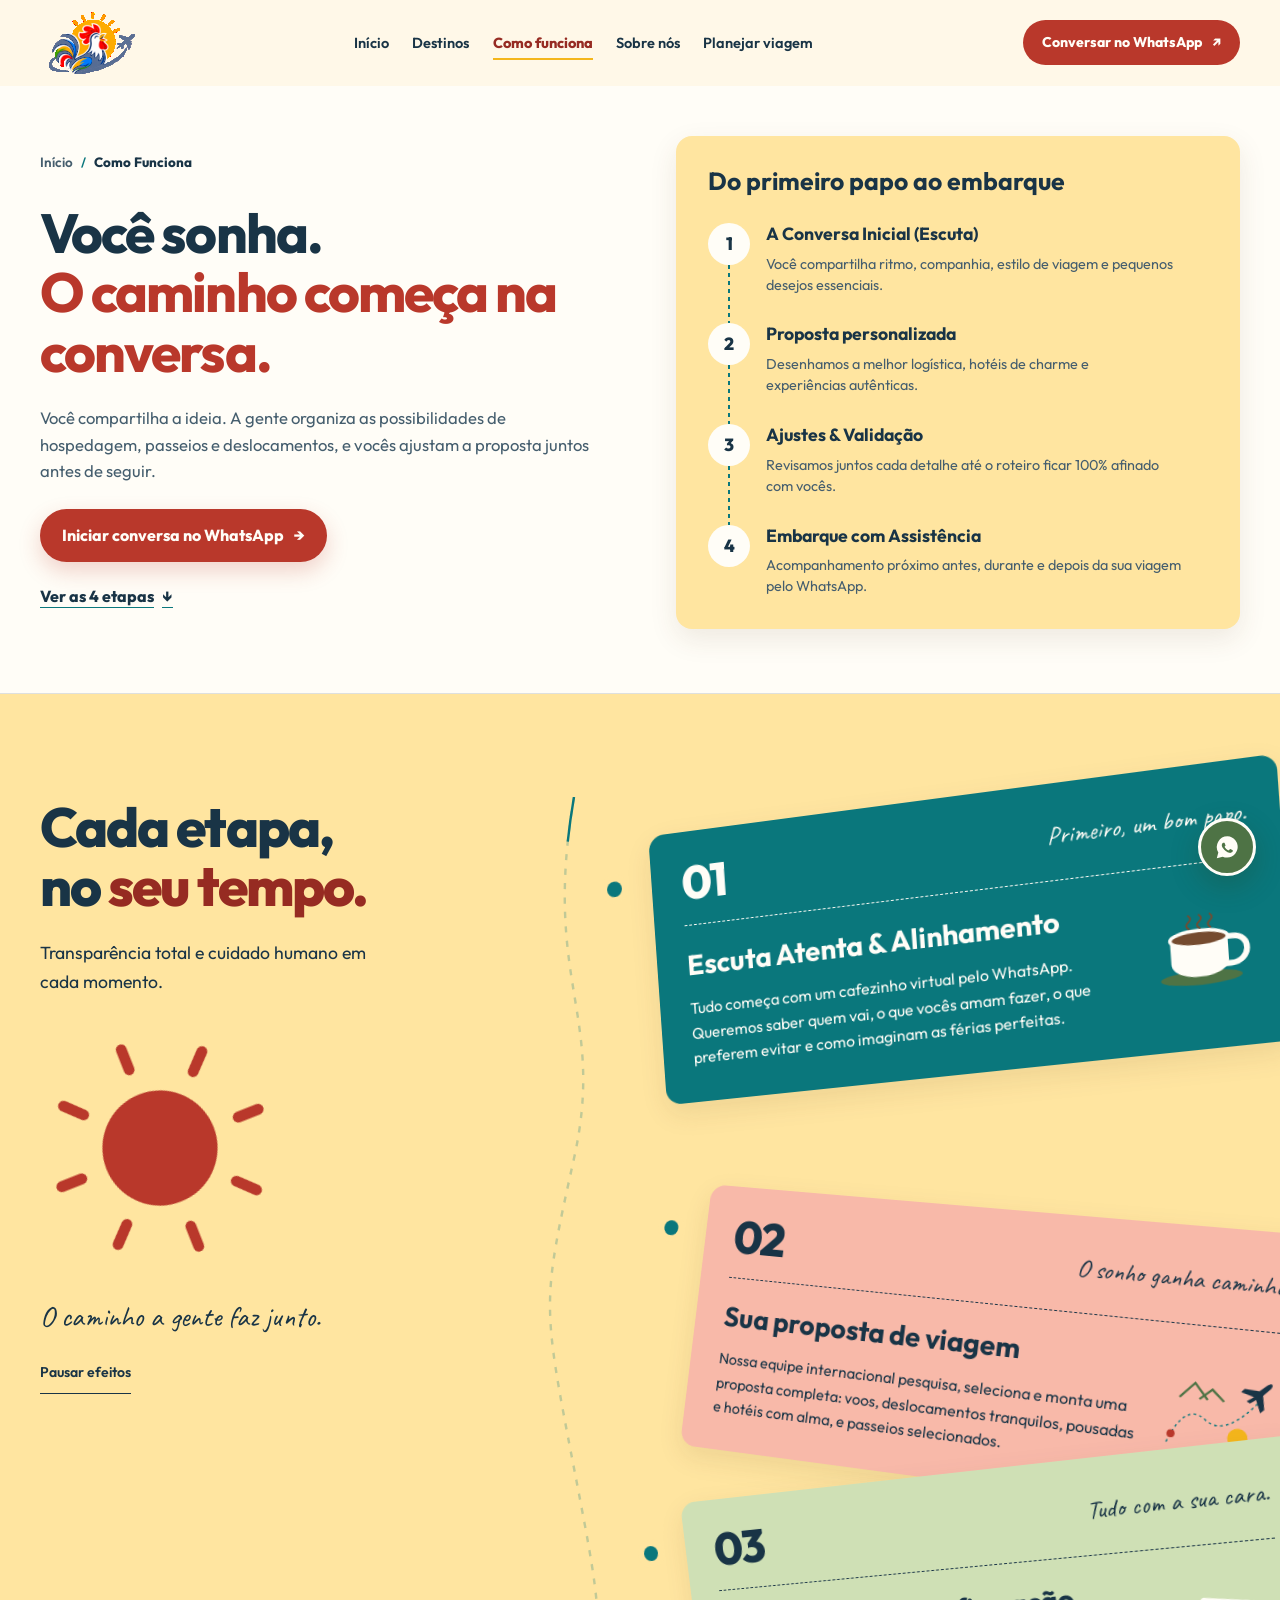
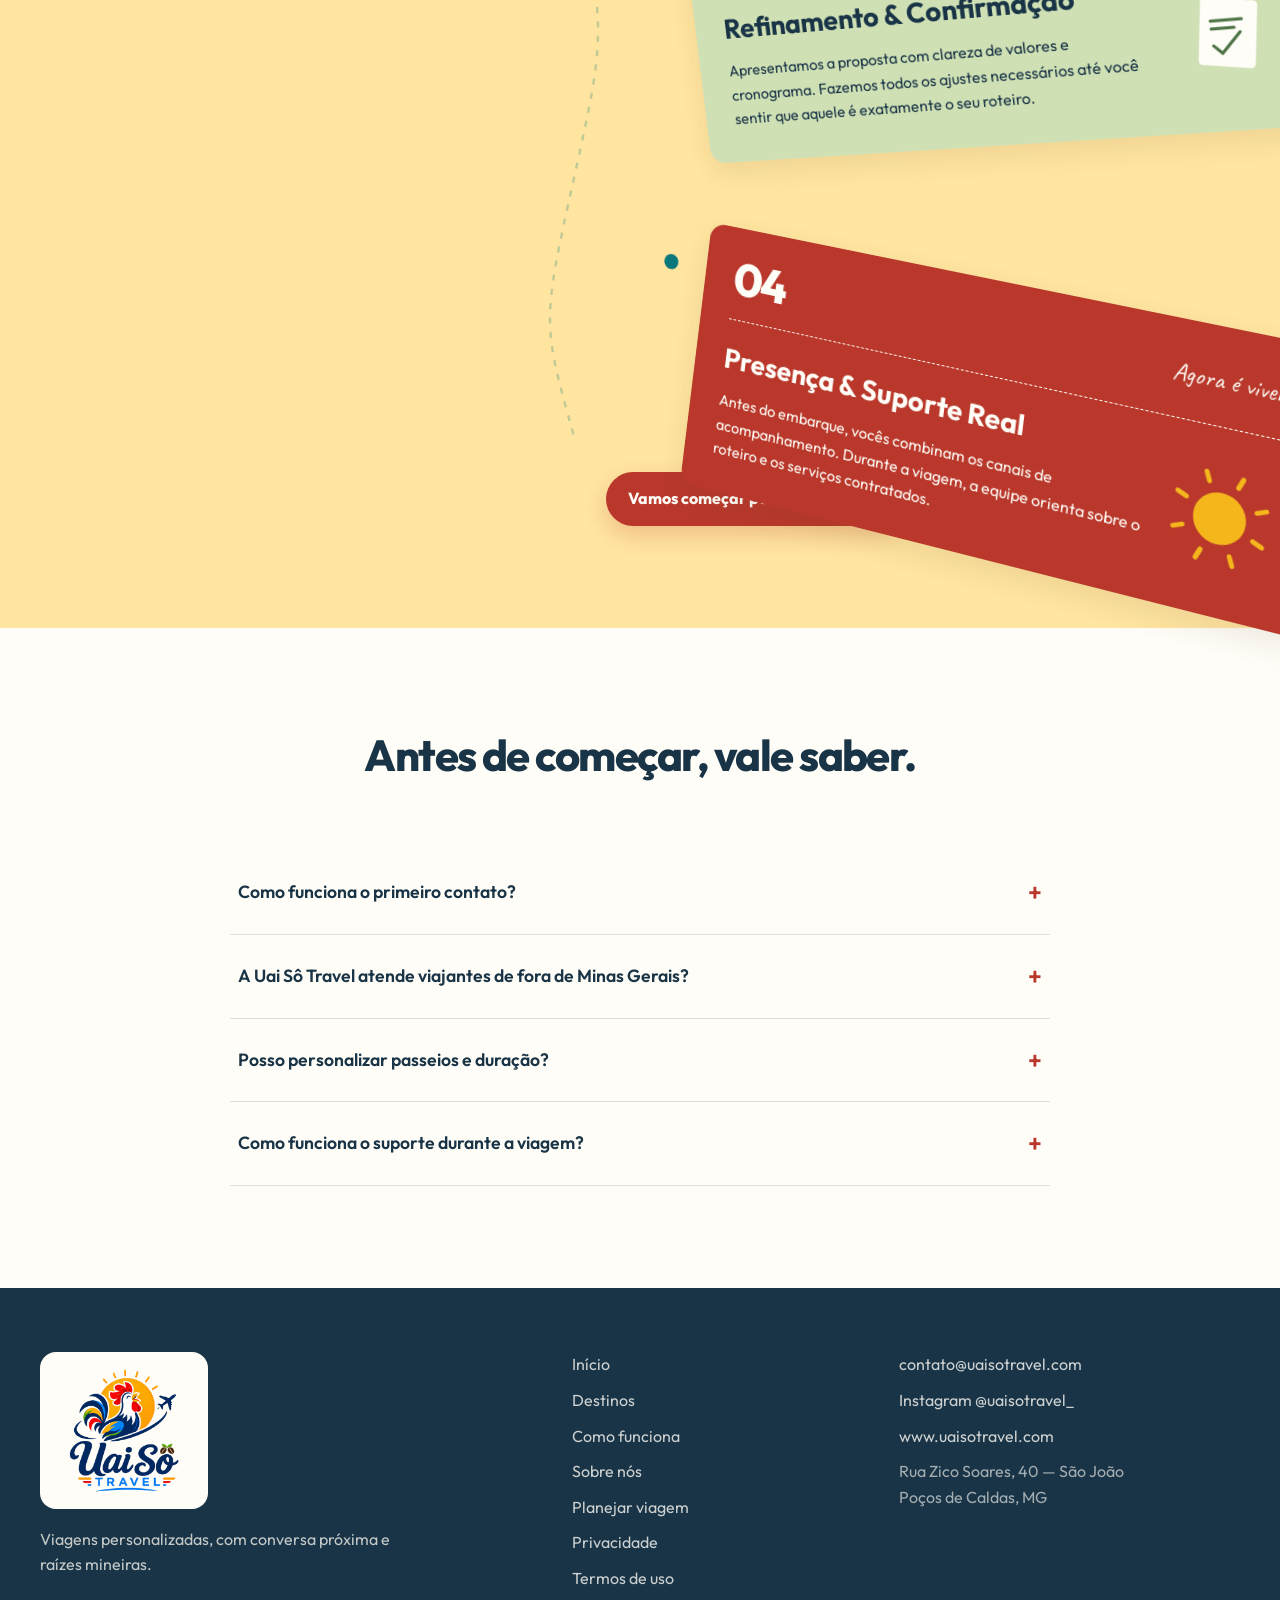
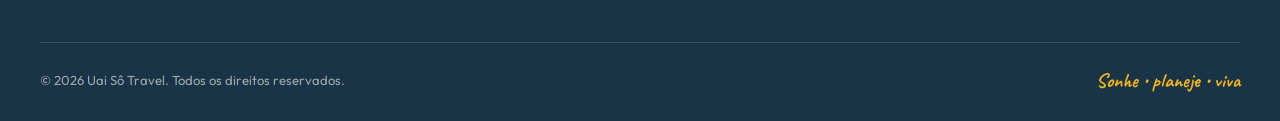
<file: como-funciona/index.html>
<!DOCTYPE html>
<html lang="pt-BR">
<head>
  <meta charset="UTF-8">
  <meta name="viewport" content="width=device-width, initial-scale=1, viewport-fit=cover">
  <title>Como Funciona a Consultoria | Uai Sô Travel</title>
  <meta name="description" content="Conheça as etapas do planejamento com a Uai Sô Travel: conversa inicial, proposta personalizada, ajustes e acompanhamento pelos canais combinados.">
  <meta name="robots" content="index, follow, max-image-preview:large">
  <link rel="canonical" href="https://www.uaisotravel.com/como-funciona/">
  <meta property="og:locale" content="pt_BR">
  <meta property="og:type" content="website">
  <meta property="og:site_name" content="Uai Sô Travel">
  <meta property="og:title" content="Como Funciona a Consultoria | Uai Sô Travel">
  <meta property="og:description" content="Planejamento de viagens sem estresse, com acolhimento mineiro e curadoria sob medida.">
  <meta property="og:url" content="https://www.uaisotravel.com/como-funciona/">
  <meta property="og:image" content="https://www.uaisotravel.com/assets/brand/logo-uai-so-travel-source.png">
  <meta property="og:image:alt" content="Logo oficial da Uai Sô Travel">
  <meta name="twitter:card" content="summary_large_image">
  <meta name="twitter:image" content="https://www.uaisotravel.com/assets/brand/logo-uai-so-travel-source.png">
  <meta name="theme-color" content="#FFF8E8">
  <link rel="icon" type="image/svg+xml" href="../assets/logo-uai-so-travel-mark-DQVhmNV_.svg">
  <link rel="preconnect" href="https://fonts.googleapis.com">
  <link rel="preconnect" href="https://fonts.gstatic.com" crossorigin>
  <link href="https://fonts.googleapis.com/css2?family=Caveat:wght@600;700&family=Outfit:wght@400;500;600;700;800&display=swap" rel="stylesheet">
  <link rel="stylesheet" href="../assets/site-refinement-DhaijZ3C.css">
  <link rel="stylesheet" href="../assets/solar-stories-BUYYVQZk.css">
</head>
<body class="inner-page">
  <a class="skip-link" href="#conteudo">Pular para o conteúdo</a>

  <header class="site-header is-scrolled" id="siteHeader">
    <div class="shell header-inner">
      <a class="brand" href="../index.html" aria-label="Uai Sô Travel — início">
        <svg class="brand-mark brand-mark-header" viewBox="0 0 1536 1024" role="img" aria-label="Uai Sô Travel">
          <defs>
            <filter id="header-logo-remove-black" color-interpolation-filters="sRGB">
              <feColorMatrix type="matrix" values="1 0 0 0 0 0 1 0 0 0 0 0 1 0 0 1.35 1.35 1.35 0 -0.08" />
            </filter>
          </defs>
          <image href="../assets/logo-uai-so-travel-header-web-C-xQfw5C.png" width="1536" height="1024" preserveAspectRatio="xMidYMid meet" filter="url(#header-logo-remove-black)" />
        </svg>
      </a>

      <button class="menu-toggle" id="menuToggle" type="button" aria-expanded="false" aria-controls="siteNav" aria-label="Abrir menu">
        <span></span><span></span>
      </button>

      <nav class="site-nav" id="siteNav" aria-label="Navegação principal">
        <a href="../index.html">Início</a>
        <a href="../destinos/index.html">Destinos</a>
        <a href="./index.html" aria-current="page">Como funciona</a>
        <a href="../sobre/index.html">Sobre nós</a>
        <a href="../planejar/index.html">Planejar viagem</a>
      </nav>

      <a class="button button-coral header-cta" href="https://wa.me/5535999816363?text=Ol%C3%A1!%20Gostaria%20de%20entender%20melhor%20como%20funciona%20o%20planejamento." target="_blank" rel="noopener" aria-label="Falar pelo WhatsApp">
        <span class="cta-label-full">Conversar no WhatsApp</span><span class="cta-label-short">Conversar</span><span aria-hidden="true">↗</span>
      </a>
    </div>
  </header>

  <main id="conteudo">
    <!-- Travel Log / Journal Hero -->
    <section class="journal-hero">
      <div class="shell journal-hero-inner">
        <!-- Journal Card Left -->
        <div class="journal-card">
          
          <nav class="breadcrumbs" aria-label="Trilha de navegação">
            <a href="../index.html">Início</a>
            <span aria-hidden="true">/</span>
            <span class="current">Como Funciona</span>
          </nav>
          <h1 class="page-title">Você sonha.<br><span>O caminho começa na conversa.</span></h1>
          <p style="color: var(--ink-soft); font-size: 1.04rem; line-height: 1.6; margin-bottom: 24px;">Você compartilha a ideia. A gente organiza as possibilidades de hospedagem, passeios e deslocamentos, e vocês ajustam a proposta juntos antes de seguir.</p>
          <div class="hero-actions">
            <a class="button button-coral" href="https://wa.me/5535999816363?text=Ol%C3%A1!%20Quero%20come%C3%A7ar%20a%20planejar%20minha%20viagem%20com%20a%20Uai%20S%C3%B4%20Travel." target="_blank" rel="noopener">Iniciar conversa no WhatsApp <span aria-hidden="true">→</span></a>
            <a class="text-link" href="#etapas">Ver as 4 etapas <span aria-hidden="true">↓</span></a>
          </div>
        </div>

        <!-- Step Trail Box Right -->
        <aside class="step-trail-box" aria-labelledby="trailTitle">
          <h2 id="trailTitle" class="trail-title">Do primeiro papo ao embarque</h2>
          <div class="step-trail-item">
            <div class="step-circle-badge">1</div>
            <div class="step-trail-body">
              <h3>A Conversa Inicial (Escuta)</h3>
              <p>Você compartilha ritmo, companhia, estilo de viagem e pequenos desejos essenciais.</p>
            </div>
          </div>
          <div class="step-trail-item">
            <div class="step-circle-badge">2</div>
            <div class="step-trail-body">
              <h3>Proposta personalizada</h3>
              <p>Desenhamos a melhor logística, hotéis de charme e experiências autênticas.</p>
            </div>
          </div>
          <div class="step-trail-item">
            <div class="step-circle-badge">3</div>
            <div class="step-trail-body">
              <h3>Ajustes & Validação</h3>
              <p>Revisamos juntos cada detalhe até o roteiro ficar 100% afinado com vocês.</p>
            </div>
          </div>
          <div class="step-trail-item">
            <div class="step-circle-badge">4</div>
            <div class="step-trail-body">
              <h3>Embarque com Assistência</h3>
              <p>Acompanhamento próximo antes, durante e depois da sua viagem pelo WhatsApp.</p>
            </div>
          </div>
        </aside>
      </div>
    </section>

    <!-- Une conversation, proposition, ajustes e embarque pelo mesmo trajeto. -->
    <section class="section solar-story route-story" id="etapas" aria-labelledby="stepsTitle" data-solar-story>
      <div class="shell route-layout">
        <header class="route-intro">
          <h2 id="stepsTitle">Cada etapa,<br>no <span>seu tempo.</span></h2>
          <p>Transparência total e cuidado humano em cada momento.</p>
          <div class="route-compass" aria-hidden="true"><svg viewBox="0 0 200 200" aria-hidden="true" class="story-sun"><g fill="none" stroke="currentColor" stroke-width="9" stroke-linecap="round"><path d="M100 12v18m0 140v18M12 100h18m140 0h18M38 38l13 13m98 98 13 13M38 162l13-13m98-98 13-13"/></g><circle cx="100" cy="100" r="48" fill="currentColor"/></svg></div>
          <p class="story-handwritten">O caminho a gente faz junto.</p>
          <button class="story-motion-toggle" type="button" aria-pressed="false" hidden>Pausar efeitos</button>
        </header>
        <div class="route-chapters">
          <svg class="chapter-route" viewBox="0 0 80 1200" preserveAspectRatio="none" aria-hidden="true"><path class="chapter-route-base" d="M40 0C0 180 80 210 40 350S0 490 40 650 80 810 40 950 0 1090 40 1200"/><path class="story-draw" pathLength="1" d="M40 0C0 180 80 210 40 350S0 490 40 650 80 810 40 950 0 1090 40 1200"/></svg>
          <ol class="chapter-list">
            <li class="route-chapter chapter-1"><div class="chapter-top"><span class="chapter-number" aria-hidden="true">01</span><span class="chapter-note" aria-hidden="true">Primeiro, um bom papo.</span></div><div class="chapter-body"><div><h3>Escuta Atenta & Alinhamento</h3><p>Tudo começa com um cafezinho virtual pelo WhatsApp. Queremos saber quem vai, o que vocês amam fazer, o que preferem evitar e como imaginam as férias perfeitas.</p></div><div class="chapter-art"><svg viewBox="0 0 240 180" aria-hidden="true" class="story-coffee"><ellipse cx="117" cy="147" rx="91" ry="16" fill="var(--leaf)"/><path d="M170 60h20c45 0 40 61-5 61h-17" fill="none" stroke="var(--paper)" stroke-width="13"/><path d="M52 58h128v52c0 46-128 46-128 0Z" fill="var(--paper)"/><ellipse cx="116" cy="58" rx="64" ry="18" fill="var(--coffee)" stroke="var(--paper)" stroke-width="8"/><g class="coffee-steam" fill="none" stroke="var(--coffee)" stroke-width="4" stroke-linecap="round"><path d="M96 35c-18-14 16-16 0-30m24 30c-18-14 16-16 0-30m24 30c-18-14 16-16 0-30"/></g></svg></div></div></li>
            <li class="route-chapter chapter-2"><div class="chapter-top"><span class="chapter-number" aria-hidden="true">02</span><span class="chapter-note" aria-hidden="true">O sonho ganha caminho.</span></div><div class="chapter-body"><div><h3>Sua proposta de viagem</h3><p>Nossa equipe internacional pesquisa, seleciona e monta uma proposta completa: voos, deslocamentos tranquilos, pousadas e hotéis com alma, e passeios selecionados.</p></div><div class="chapter-art"><svg viewBox="0 0 240 180" aria-hidden="true" class="story-map"><path d="M10 157Q43 62 90 98T206 39" fill="none" stroke="var(--turquoise)" stroke-width="3" stroke-dasharray="6 7"/><circle cx="18" cy="137" r="9" fill="var(--coral)"/><path class="story-plane" d="m189 35-29-8 7-8 32 2 15-14c9-8 16-3 9 6l-15 17 6 31-8 8-12-28-12 9-8-4Z" fill="var(--ink)"/><path d="M28 53 59 18l31 35m-18 0 26-24 28 24" fill="none" stroke="var(--leaf)" stroke-width="5"/><circle cx="164" cy="131" r="22" fill="var(--marigold)"/></svg></div></div></li>
            <li class="route-chapter chapter-3"><div class="chapter-top"><span class="chapter-number" aria-hidden="true">03</span><span class="chapter-note" aria-hidden="true">Tudo com a sua cara.</span></div><div class="chapter-body"><div><h3>Refinamento & Confirmação</h3><p>Apresentamos a proposta com clareza de valores e cronograma. Fazemos todos os ajustes necessários até você sentir que aquele é exatamente o seu roteiro.</p></div><div class="chapter-art"><svg viewBox="0 0 240 180" aria-hidden="true"><rect x="52" y="14" width="124" height="152" rx="10" fill="var(--paper)" transform="rotate(8 120 90)"/><path d="M79 60h68M79 78h50M80 116l18 18 43-45" fill="none" stroke="var(--leaf)" stroke-width="7" stroke-linecap="round" stroke-linejoin="round"/></svg></div></div></li>
            <li class="route-chapter chapter-4"><div class="chapter-top"><span class="chapter-number" aria-hidden="true">04</span><span class="chapter-note" aria-hidden="true">Agora é viver.</span></div><div class="chapter-body"><div><h3>Presença & Suporte Real</h3><p>Antes do embarque, vocês combinam os canais de acompanhamento. Durante a viagem, a equipe orienta sobre o roteiro e os serviços contratados.</p></div><div class="chapter-art"><svg viewBox="0 0 200 200" aria-hidden="true" class="story-sun"><g fill="none" stroke="currentColor" stroke-width="9" stroke-linecap="round"><path d="M100 12v18m0 140v18M12 100h18m140 0h18M38 38l13 13m98 98 13 13M38 162l13-13m98-98 13-13"/></g><circle cx="100" cy="100" r="48" fill="currentColor"/></svg></div></div></li>
          </ol>
          <a class="button button-coral route-next" href="../planejar/index.html">Vamos começar pela sua ideia? <span aria-hidden="true">↗</span></a>
        </div>
      </div>
    </section>

    <!-- FAQ Accordion -->
    <section class="section" style="background: var(--paper);">
      <div class="shell" style="max-width: 820px; margin-inline: auto;">
        <header class="section-heading heading-center">

          <h2>Antes de começar, vale saber.</h2>
        </header>

        <div class="faq-list">
          <details class="faq-item">
            <summary>Como funciona o primeiro contato?</summary>
            <p>Você clica no botão do WhatsApp ou preenche nosso planejador rápido. Nós iniciamos uma conversa leve e sem compromisso para entender seus desejos e época pretendida.</p>
          </details>

          <details class="faq-item">
            <summary>A Uai Sô Travel atende viajantes de fora de Minas Gerais?</summary>
            <p>Sim! Atendemos viajantes de todo o Brasil, além de residentes em Portugal e outros países. Todo o atendimento é realizado com muita proximidade e agilidade digital.</p>
          </details>

          <details class="faq-item">
            <summary>Posso personalizar passeios e duração?</summary>
            <p>Com certeza. Não trabalhamos com pacotes fechados de grupo onde você é obrigado a seguir horários rígidos. O roteiro é 100% desenhado para o seu ritmo.</p>
          </details>

          <details class="faq-item">
            <summary>Como funciona o suporte durante a viagem?</summary>
            <p>O acompanhamento acontece pelos canais combinados na proposta. Converse com a equipe sobre horários, serviços incluídos e como pedir ajuda durante a viagem.</p>
          </details>
        </div>
      </div>
    </section>
  </main>

  <footer class="site-footer">
    <div class="shell footer-grid">
      <div>
        <a class="brand brand-footer" href="../index.html" aria-label="Uai Sô Travel — voltar ao início">
          <img class="brand-logo-full" src="../assets/logo-uai-so-travel-full-DszMGk9v.png" width="900" height="822" alt="">
        </a>
        <p>Viagens personalizadas, com conversa próxima e raízes mineiras.</p>
      </div>
      <nav aria-label="Navegação do rodapé">
        <a href="../index.html">Início</a>
        <a href="../destinos/index.html">Destinos</a>
        <a href="./index.html">Como funciona</a>
        <a href="../sobre/index.html">Sobre nós</a>
        <a href="../planejar/index.html">Planejar viagem</a>
        <a href="../privacidade/index.html">Privacidade</a>
        <a href="../termos/index.html">Termos de uso</a>
      </nav>
      <div class="footer-contact">
        <a href="mailto:contato@uaisotravel.com">contato@uaisotravel.com</a>
        <a href="https://www.instagram.com/uaisotravel_/" target="_blank" rel="noopener" aria-label="Instagram da Uai Sô Travel, abre em nova aba">Instagram @uaisotravel_</a>
        <a href="https://www.uaisotravel.com/">www.uaisotravel.com</a>
        <span>Rua Zico Soares, 40 — São João<br>Poços de Caldas, MG</span>
      </div>
    </div>
    <div class="shell footer-bottom">
      <p>© 2026 Uai Sô Travel. Todos os direitos reservados.</p>
      <p class="affection-note">Sonhe • planeje • viva</p>
    </div>
  </footer>

  <a class="floating-whatsapp" href="https://wa.me/5535999816363?text=Ol%C3%A1!%20Estou%20na%20p%C3%A1gina%20Como%20Funciona." target="_blank" rel="noopener" aria-label="Abrir WhatsApp">
    <svg viewBox="0 0 24 24" aria-hidden="true"><path d="M12 2a9.5 9.5 0 0 0-8.16 14.37L2.5 21.5l5.25-1.3A9.5 9.5 0 1 0 12 2Zm4.56 13.64c-.2.56-1.15 1.05-1.6 1.12-.42.07-.95.1-1.53-.08-.35-.11-.8-.26-1.38-.51-2.43-1.05-4.01-3.5-4.13-3.66-.12-.16-.99-1.31-.99-2.5s.63-1.78.85-2.02c.22-.24.48-.3.64-.3h.46c.15 0 .35-.05.55.42.2.48.69 1.68.75 1.8.06.12.1.27.02.43-.08.16-.12.26-.24.4-.12.14-.25.31-.36.42-.12.12-.24.25-.1.49.14.24.62 1.02 1.34 1.65.92.82 1.7 1.08 1.94 1.2.24.12.38.1.52-.06.14-.16.6-.7.76-.94.16-.24.32-.2.54-.12.22.08 1.39.66 1.63.78.24.12.4.18.46.28.06.1.06.58-.14 1.14Z"></path></svg>
  </a>

  <script>
/*!
 * GSAP 3.12.5
 * https://gsap.com
 * 
 * @license Copyright 2024, GreenSock. All rights reserved.
 * Subject to the terms at https://gsap.com/standard-license or for Club GSAP members, the agreement issued with that membership.
 * @author: Jack Doyle, jack@greensock.com
 */

!function(t,e){"object"==typeof exports&&"undefined"!=typeof module?e(exports):"function"==typeof define&&define.amd?define(["exports"],e):e((t=t||self).window=t.window||{})}(this,function(e){"use strict";function _inheritsLoose(t,e){t.prototype=Object.create(e.prototype),(t.prototype.constructor=t).__proto__=e}function _assertThisInitialized(t){if(void 0===t)throw new ReferenceError("this hasn't been initialised - super() hasn't been called");return t}function r(t){return"string"==typeof t}function s(t){return"function"==typeof t}function t(t){return"number"==typeof t}function u(t){return void 0===t}function v(t){return"object"==typeof t}function w(t){return!1!==t}function x(){return"undefined"!=typeof window}function y(t){return s(t)||r(t)}function P(t){return(i=yt(t,ot))&&ze}function Q(t,e){return console.warn("Invalid property",t,"set to",e,"Missing plugin? gsap.registerPlugin()")}function R(t,e){return!e&&console.warn(t)}function S(t,e){return t&&(ot[t]=e)&&i&&(i[t]=e)||ot}function T(){return 0}function ea(t){var e,r,i=t[0];if(v(i)||s(i)||(t=[t]),!(e=(i._gsap||{}).harness)){for(r=gt.length;r--&&!gt[r].targetTest(i););e=gt[r]}for(r=t.length;r--;)t[r]&&(t[r]._gsap||(t[r]._gsap=new Vt(t[r],e)))||t.splice(r,1);return t}function fa(t){return t._gsap||ea(Mt(t))[0]._gsap}function ga(t,e,r){return(r=t[e])&&s(r)?t[e]():u(r)&&t.getAttribute&&t.getAttribute(e)||r}function ha(t,e){return(t=t.split(",")).forEach(e)||t}function ia(t){return Math.round(1e5*t)/1e5||0}function ja(t){return Math.round(1e7*t)/1e7||0}function ka(t,e){var r=e.charAt(0),i=parseFloat(e.substr(2));return t=parseFloat(t),"+"===r?t+i:"-"===r?t-i:"*"===r?t*i:t/i}function la(t,e){for(var r=e.length,i=0;t.indexOf(e[i])<0&&++i<r;);return i<r}function ma(){var t,e,r=dt.length,i=dt.slice(0);for(ct={},t=dt.length=0;t<r;t++)(e=i[t])&&e._lazy&&(e.render(e._lazy[0],e._lazy[1],!0)._lazy=0)}function na(t,e,r,i){dt.length&&!L&&ma(),t.render(e,r,i||L&&e<0&&(t._initted||t._startAt)),dt.length&&!L&&ma()}function oa(t){var e=parseFloat(t);return(e||0===e)&&(t+"").match(at).length<2?e:r(t)?t.trim():t}function pa(t){return t}function qa(t,e){for(var r in e)r in t||(t[r]=e[r]);return t}function ta(t,e){for(var r in e)"__proto__"!==r&&"constructor"!==r&&"prototype"!==r&&(t[r]=v(e[r])?ta(t[r]||(t[r]={}),e[r]):e[r]);return t}function ua(t,e){var r,i={};for(r in t)r in e||(i[r]=t[r]);return i}function va(t){var e=t.parent||I,r=t.keyframes?function _setKeyframeDefaults(i){return function(t,e){for(var r in e)r in t||"duration"===r&&i||"ease"===r||(t[r]=e[r])}}(Z(t.keyframes)):qa;if(w(t.inherit))for(;e;)r(t,e.vars.defaults),e=e.parent||e._dp;return t}function xa(t,e,r,i,n){void 0===r&&(r="_first"),void 0===i&&(i="_last");var a,s=t[i];if(n)for(a=e[n];s&&s[n]>a;)s=s._prev;return s?(e._next=s._next,s._next=e):(e._next=t[r],t[r]=e),e._next?e._next._prev=e:t[i]=e,e._prev=s,e.parent=e._dp=t,e}function ya(t,e,r,i){void 0===r&&(r="_first"),void 0===i&&(i="_last");var n=e._prev,a=e._next;n?n._next=a:t[r]===e&&(t[r]=a),a?a._prev=n:t[i]===e&&(t[i]=n),e._next=e._prev=e.parent=null}function za(t,e){t.parent&&(!e||t.parent.autoRemoveChildren)&&t.parent.remove&&t.parent.remove(t),t._act=0}function Aa(t,e){if(t&&(!e||e._end>t._dur||e._start<0))for(var r=t;r;)r._dirty=1,r=r.parent;return t}function Ca(t,e,r,i){return t._startAt&&(L?t._startAt.revert(ht):t.vars.immediateRender&&!t.vars.autoRevert||t._startAt.render(e,!0,i))}function Ea(t){return t._repeat?Tt(t._tTime,t=t.duration()+t._rDelay)*t:0}function Ga(t,e){return(t-e._start)*e._ts+(0<=e._ts?0:e._dirty?e.totalDuration():e._tDur)}function Ha(t){return t._end=ja(t._start+(t._tDur/Math.abs(t._ts||t._rts||X)||0))}function Ia(t,e){var r=t._dp;return r&&r.smoothChildTiming&&t._ts&&(t._start=ja(r._time-(0<t._ts?e/t._ts:((t._dirty?t.totalDuration():t._tDur)-e)/-t._ts)),Ha(t),r._dirty||Aa(r,t)),t}function Ja(t,e){var r;if((e._time||!e._dur&&e._initted||e._start<t._time&&(e._dur||!e.add))&&(r=Ga(t.rawTime(),e),(!e._dur||Ot(0,e.totalDuration(),r)-e._tTime>X)&&e.render(r,!0)),Aa(t,e)._dp&&t._initted&&t._time>=t._dur&&t._ts){if(t._dur<t.duration())for(r=t;r._dp;)0<=r.rawTime()&&r.totalTime(r._tTime),r=r._dp;t._zTime=-X}}function Ka(e,r,i,n){return r.parent&&za(r),r._start=ja((t(i)?i:i||e!==I?xt(e,i,r):e._time)+r._delay),r._end=ja(r._start+(r.totalDuration()/Math.abs(r.timeScale())||0)),xa(e,r,"_first","_last",e._sort?"_start":0),bt(r)||(e._recent=r),n||Ja(e,r),e._ts<0&&Ia(e,e._tTime),e}function La(t,e){return(ot.ScrollTrigger||Q("scrollTrigger",e))&&ot.ScrollTrigger.create(e,t)}function Ma(t,e,r,i,n){return Qt(t,e,n),t._initted?!r&&t._pt&&!L&&(t._dur&&!1!==t.vars.lazy||!t._dur&&t.vars.lazy)&&f!==Rt.frame?(dt.push(t),t._lazy=[n,i],1):void 0:1}function Ra(t,e,r,i){var n=t._repeat,a=ja(e)||0,s=t._tTime/t._tDur;return s&&!i&&(t._time*=a/t._dur),t._dur=a,t._tDur=n?n<0?1e10:ja(a*(n+1)+t._rDelay*n):a,0<s&&!i&&Ia(t,t._tTime=t._tDur*s),t.parent&&Ha(t),r||Aa(t.parent,t),t}function Sa(t){return t instanceof Xt?Aa(t):Ra(t,t._dur)}function Va(e,r,i){var n,a,s=t(r[1]),o=(s?2:1)+(e<2?0:1),u=r[o];if(s&&(u.duration=r[1]),u.parent=i,e){for(n=u,a=i;a&&!("immediateRender"in n);)n=a.vars.defaults||{},a=w(a.vars.inherit)&&a.parent;u.immediateRender=w(n.immediateRender),e<2?u.runBackwards=1:u.startAt=r[o-1]}return new $t(r[0],u,r[1+o])}function Wa(t,e){return t||0===t?e(t):e}function Ya(t,e){return r(t)&&(e=st.exec(t))?e[1]:""}function _a(t,e){return t&&v(t)&&"length"in t&&(!e&&!t.length||t.length-1 in t&&v(t[0]))&&!t.nodeType&&t!==h}function cb(r){return r=Mt(r)[0]||R("Invalid scope")||{},function(t){var e=r.current||r.nativeElement||r;return Mt(t,e.querySelectorAll?e:e===r?R("Invalid scope")||a.createElement("div"):r)}}function db(t){return t.sort(function(){return.5-Math.random()})}function eb(t){if(s(t))return t;var p=v(t)?t:{each:t},_=jt(p.ease),m=p.from||0,g=parseFloat(p.base)||0,y={},e=0<m&&m<1,T=isNaN(m)||e,b=p.axis,w=m,x=m;return r(m)?w=x={center:.5,edges:.5,end:1}[m]||0:!e&&T&&(w=m[0],x=m[1]),function(t,e,r){var i,n,a,s,o,u,h,l,f,d=(r||p).length,c=y[d];if(!c){if(!(f="auto"===p.grid?0:(p.grid||[1,U])[1])){for(h=-U;h<(h=r[f++].getBoundingClientRect().left)&&f<d;);f<d&&f--}for(c=y[d]=[],i=T?Math.min(f,d)*w-.5:m%f,n=f===U?0:T?d*x/f-.5:m/f|0,l=U,u=h=0;u<d;u++)a=u%f-i,s=n-(u/f|0),c[u]=o=b?Math.abs("y"===b?s:a):K(a*a+s*s),h<o&&(h=o),o<l&&(l=o);"random"===m&&db(c),c.max=h-l,c.min=l,c.v=d=(parseFloat(p.amount)||parseFloat(p.each)*(d<f?d-1:b?"y"===b?d/f:f:Math.max(f,d/f))||0)*("edges"===m?-1:1),c.b=d<0?g-d:g,c.u=Ya(p.amount||p.each)||0,_=_&&d<0?Yt(_):_}return d=(c[t]-c.min)/c.max||0,ja(c.b+(_?_(d):d)*c.v)+c.u}}function fb(i){var n=Math.pow(10,((i+"").split(".")[1]||"").length);return function(e){var r=ja(Math.round(parseFloat(e)/i)*i*n);return(r-r%1)/n+(t(e)?0:Ya(e))}}function gb(h,e){var l,f,r=Z(h);return!r&&v(h)&&(l=r=h.radius||U,h.values?(h=Mt(h.values),(f=!t(h[0]))&&(l*=l)):h=fb(h.increment)),Wa(e,r?s(h)?function(t){return f=h(t),Math.abs(f-t)<=l?f:t}:function(e){for(var r,i,n=parseFloat(f?e.x:e),a=parseFloat(f?e.y:0),s=U,o=0,u=h.length;u--;)(r=f?(r=h[u].x-n)*r+(i=h[u].y-a)*i:Math.abs(h[u]-n))<s&&(s=r,o=u);return o=!l||s<=l?h[o]:e,f||o===e||t(e)?o:o+Ya(e)}:fb(h))}function hb(t,e,r,i){return Wa(Z(t)?!e:!0===r?!!(r=0):!i,function(){return Z(t)?t[~~(Math.random()*t.length)]:(r=r||1e-5)&&(i=r<1?Math.pow(10,(r+"").length-2):1)&&Math.floor(Math.round((t-r/2+Math.random()*(e-t+.99*r))/r)*r*i)/i})}function lb(e,r,t){return Wa(t,function(t){return e[~~r(t)]})}function ob(t){for(var e,r,i,n,a=0,s="";~(e=t.indexOf("random(",a));)i=t.indexOf(")",e),n="["===t.charAt(e+7),r=t.substr(e+7,i-e-7).match(n?at:tt),s+=t.substr(a,e-a)+hb(n?r:+r[0],n?0:+r[1],+r[2]||1e-5),a=i+1;return s+t.substr(a,t.length-a)}function rb(t,e,r){var i,n,a,s=t.labels,o=U;for(i in s)(n=s[i]-e)<0==!!r&&n&&o>(n=Math.abs(n))&&(a=i,o=n);return a}function tb(t){return za(t),t.scrollTrigger&&t.scrollTrigger.kill(!!L),t.progress()<1&&Ct(t,"onInterrupt"),t}function wb(t){if(t)if(t=!t.name&&t.default||t,x()||t.headless){var e=t.name,r=s(t),i=e&&!r&&t.init?function(){this._props=[]}:t,n={init:T,render:he,add:Wt,kill:ce,modifier:fe,rawVars:0},a={targetTest:0,get:0,getSetter:ne,aliases:{},register:0};if(Ft(),t!==i){if(pt[e])return;qa(i,qa(ua(t,n),a)),yt(i.prototype,yt(n,ua(t,a))),pt[i.prop=e]=i,t.targetTest&&(gt.push(i),ft[e]=1),e=("css"===e?"CSS":e.charAt(0).toUpperCase()+e.substr(1))+"Plugin"}S(e,i),t.register&&t.register(ze,i,_e)}else At.push(t)}function zb(t,e,r){return(6*(t+=t<0?1:1<t?-1:0)<1?e+(r-e)*t*6:t<.5?r:3*t<2?e+(r-e)*(2/3-t)*6:e)*St+.5|0}function Ab(e,r,i){var n,a,s,o,u,h,l,f,d,c,p=e?t(e)?[e>>16,e>>8&St,e&St]:0:zt.black;if(!p){if(","===e.substr(-1)&&(e=e.substr(0,e.length-1)),zt[e])p=zt[e];else if("#"===e.charAt(0)){if(e.length<6&&(e="#"+(n=e.charAt(1))+n+(a=e.charAt(2))+a+(s=e.charAt(3))+s+(5===e.length?e.charAt(4)+e.charAt(4):"")),9===e.length)return[(p=parseInt(e.substr(1,6),16))>>16,p>>8&St,p&St,parseInt(e.substr(7),16)/255];p=[(e=parseInt(e.substr(1),16))>>16,e>>8&St,e&St]}else if("hsl"===e.substr(0,3))if(p=c=e.match(tt),r){if(~e.indexOf("="))return p=e.match(et),i&&p.length<4&&(p[3]=1),p}else o=+p[0]%360/360,u=p[1]/100,n=2*(h=p[2]/100)-(a=h<=.5?h*(u+1):h+u-h*u),3<p.length&&(p[3]*=1),p[0]=zb(o+1/3,n,a),p[1]=zb(o,n,a),p[2]=zb(o-1/3,n,a);else p=e.match(tt)||zt.transparent;p=p.map(Number)}return r&&!c&&(n=p[0]/St,a=p[1]/St,s=p[2]/St,h=((l=Math.max(n,a,s))+(f=Math.min(n,a,s)))/2,l===f?o=u=0:(d=l-f,u=.5<h?d/(2-l-f):d/(l+f),o=l===n?(a-s)/d+(a<s?6:0):l===a?(s-n)/d+2:(n-a)/d+4,o*=60),p[0]=~~(o+.5),p[1]=~~(100*u+.5),p[2]=~~(100*h+.5)),i&&p.length<4&&(p[3]=1),p}function Bb(t){var r=[],i=[],n=-1;return t.split(Et).forEach(function(t){var e=t.match(rt)||[];r.push.apply(r,e),i.push(n+=e.length+1)}),r.c=i,r}function Cb(t,e,r){var i,n,a,s,o="",u=(t+o).match(Et),h=e?"hsla(":"rgba(",l=0;if(!u)return t;if(u=u.map(function(t){return(t=Ab(t,e,1))&&h+(e?t[0]+","+t[1]+"%,"+t[2]+"%,"+t[3]:t.join(","))+")"}),r&&(a=Bb(t),(i=r.c).join(o)!==a.c.join(o)))for(s=(n=t.replace(Et,"1").split(rt)).length-1;l<s;l++)o+=n[l]+(~i.indexOf(l)?u.shift()||h+"0,0,0,0)":(a.length?a:u.length?u:r).shift());if(!n)for(s=(n=t.split(Et)).length-1;l<s;l++)o+=n[l]+u[l];return o+n[s]}function Fb(t){var e,r=t.join(" ");if(Et.lastIndex=0,Et.test(r))return e=Dt.test(r),t[1]=Cb(t[1],e),t[0]=Cb(t[0],e,Bb(t[1])),!0}function Ob(t){var e=(t+"").split("("),r=Lt[e[0]];return r&&1<e.length&&r.config?r.config.apply(null,~t.indexOf("{")?[function _parseObjectInString(t){for(var e,r,i,n={},a=t.substr(1,t.length-3).split(":"),s=a[0],o=1,u=a.length;o<u;o++)r=a[o],e=o!==u-1?r.lastIndexOf(","):r.length,i=r.substr(0,e),n[s]=isNaN(i)?i.replace(Bt,"").trim():+i,s=r.substr(e+1).trim();return n}(e[1])]:function _valueInParentheses(t){var e=t.indexOf("(")+1,r=t.indexOf(")"),i=t.indexOf("(",e);return t.substring(e,~i&&i<r?t.indexOf(")",r+1):r)}(t).split(",").map(oa)):Lt._CE&&It.test(t)?Lt._CE("",t):r}function Qb(t,e){for(var r,i=t._first;i;)i instanceof Xt?Qb(i,e):!i.vars.yoyoEase||i._yoyo&&i._repeat||i._yoyo===e||(i.timeline?Qb(i.timeline,e):(r=i._ease,i._ease=i._yEase,i._yEase=r,i._yoyo=e)),i=i._next}function Sb(t,e,r,i){void 0===r&&(r=function easeOut(t){return 1-e(1-t)}),void 0===i&&(i=function easeInOut(t){return t<.5?e(2*t)/2:1-e(2*(1-t))/2});var n,a={easeIn:e,easeOut:r,easeInOut:i};return ha(t,function(t){for(var e in Lt[t]=ot[t]=a,Lt[n=t.toLowerCase()]=r,a)Lt[n+("easeIn"===e?".in":"easeOut"===e?".out":".inOut")]=Lt[t+"."+e]=a[e]}),a}function Tb(e){return function(t){return t<.5?(1-e(1-2*t))/2:.5+e(2*(t-.5))/2}}function Ub(r,t,e){function Jm(t){return 1===t?1:i*Math.pow(2,-10*t)*H((t-a)*n)+1}var i=1<=t?t:1,n=(e||(r?.3:.45))/(t<1?t:1),a=n/N*(Math.asin(1/i)||0),s="out"===r?Jm:"in"===r?function(t){return 1-Jm(1-t)}:Tb(Jm);return n=N/n,s.config=function(t,e){return Ub(r,t,e)},s}function Vb(e,r){function Rm(t){return t?--t*t*((r+1)*t+r)+1:0}void 0===r&&(r=1.70158);var t="out"===e?Rm:"in"===e?function(t){return 1-Rm(1-t)}:Tb(Rm);return t.config=function(t){return Vb(e,t)},t}var F,L,l,I,h,n,a,i,o,f,d,c,p,_,m,g,b,O,k,M,C,A,z,E,D,B,Y,j,q={autoSleep:120,force3D:"auto",nullTargetWarn:1,units:{lineHeight:""}},V={duration:.5,overwrite:!1,delay:0},U=1e8,X=1/U,N=2*Math.PI,G=N/4,W=0,K=Math.sqrt,J=Math.cos,H=Math.sin,$="function"==typeof ArrayBuffer&&ArrayBuffer.isView||function(){},Z=Array.isArray,tt=/(?:-?\.?\d|\.)+/gi,et=/[-+=.]*\d+[.e\-+]*\d*[e\-+]*\d*/g,rt=/[-+=.]*\d+[.e-]*\d*[a-z%]*/g,it=/[-+=.]*\d+\.?\d*(?:e-|e\+)?\d*/gi,nt=/[+-]=-?[.\d]+/,at=/[^,'"\[\]\s]+/gi,st=/^[+\-=e\s\d]*\d+[.\d]*([a-z]*|%)\s*$/i,ot={},ut={suppressEvents:!0,isStart:!0,kill:!1},ht={suppressEvents:!0,kill:!1},lt={suppressEvents:!0},ft={},dt=[],ct={},pt={},_t={},mt=30,gt=[],vt="",yt=function _merge(t,e){for(var r in e)t[r]=e[r];return t},Tt=function _animationCycle(t,e){var r=Math.floor(t/=e);return t&&r===t?r-1:r},bt=function _isFromOrFromStart(t){var e=t.data;return"isFromStart"===e||"isStart"===e},wt={_start:0,endTime:T,totalDuration:T},xt=function _parsePosition(t,e,i){var n,a,s,o=t.labels,u=t._recent||wt,h=t.duration()>=U?u.endTime(!1):t._dur;return r(e)&&(isNaN(e)||e in o)?(a=e.charAt(0),s="%"===e.substr(-1),n=e.indexOf("="),"<"===a||">"===a?(0<=n&&(e=e.replace(/=/,"")),("<"===a?u._start:u.endTime(0<=u._repeat))+(parseFloat(e.substr(1))||0)*(s?(n<0?u:i).totalDuration()/100:1)):n<0?(e in o||(o[e]=h),o[e]):(a=parseFloat(e.charAt(n-1)+e.substr(n+1)),s&&i&&(a=a/100*(Z(i)?i[0]:i).totalDuration()),1<n?_parsePosition(t,e.substr(0,n-1),i)+a:h+a)):null==e?h:+e},Ot=function _clamp(t,e,r){return r<t?t:e<r?e:r},kt=[].slice,Mt=function toArray(t,e,i){return l&&!e&&l.selector?l.selector(t):!r(t)||i||!n&&Ft()?Z(t)?function _flatten(t,e,i){return void 0===i&&(i=[]),t.forEach(function(t){return r(t)&&!e||_a(t,1)?i.push.apply(i,Mt(t)):i.push(t)})||i}(t,i):_a(t)?kt.call(t,0):t?[t]:[]:kt.call((e||a).querySelectorAll(t),0)},Pt=function mapRange(e,t,r,i,n){var a=t-e,s=i-r;return Wa(n,function(t){return r+((t-e)/a*s||0)})},Ct=function _callback(t,e,r){var i,n,a,s=t.vars,o=s[e],u=l,h=t._ctx;if(o)return i=s[e+"Params"],n=s.callbackScope||t,r&&dt.length&&ma(),h&&(l=h),a=i?o.apply(n,i):o.call(n),l=u,a},At=[],St=255,zt={aqua:[0,St,St],lime:[0,St,0],silver:[192,192,192],black:[0,0,0],maroon:[128,0,0],teal:[0,128,128],blue:[0,0,St],navy:[0,0,128],white:[St,St,St],olive:[128,128,0],yellow:[St,St,0],orange:[St,165,0],gray:[128,128,128],purple:[128,0,128],green:[0,128,0],red:[St,0,0],pink:[St,192,203],cyan:[0,St,St],transparent:[St,St,St,0]},Et=function(){var t,e="(?:\\b(?:(?:rgb|rgba|hsl|hsla)\\(.+?\\))|\\B#(?:[0-9a-f]{3,4}){1,2}\\b";for(t in zt)e+="|"+t+"\\b";return new RegExp(e+")","gi")}(),Dt=/hsl[a]?\(/,Rt=(k=Date.now,M=500,C=33,A=k(),z=A,D=E=1e3/240,g={time:0,frame:0,tick:function tick(){yl(!0)},deltaRatio:function deltaRatio(t){return b/(1e3/(t||60))},wake:function wake(){o&&(!n&&x()&&(h=n=window,a=h.document||{},ot.gsap=ze,(h.gsapVersions||(h.gsapVersions=[])).push(ze.version),P(i||h.GreenSockGlobals||!h.gsap&&h||{}),At.forEach(wb)),m="undefined"!=typeof requestAnimationFrame&&requestAnimationFrame,p&&g.sleep(),_=m||function(t){return setTimeout(t,D-1e3*g.time+1|0)},c=1,yl(2))},sleep:function sleep(){(m?cancelAnimationFrame:clearTimeout)(p),c=0,_=T},lagSmoothing:function lagSmoothing(t,e){M=t||1/0,C=Math.min(e||33,M)},fps:function fps(t){E=1e3/(t||240),D=1e3*g.time+E},add:function add(n,t,e){var a=t?function(t,e,r,i){n(t,e,r,i),g.remove(a)}:n;return g.remove(n),B[e?"unshift":"push"](a),Ft(),a},remove:function remove(t,e){~(e=B.indexOf(t))&&B.splice(e,1)&&e<=O&&O--},_listeners:B=[]}),Ft=function _wake(){return!c&&Rt.wake()},Lt={},It=/^[\d.\-M][\d.\-,\s]/,Bt=/["']/g,Yt=function _invertEase(e){return function(t){return 1-e(1-t)}},jt=function _parseEase(t,e){return t&&(s(t)?t:Lt[t]||Ob(t))||e};function yl(t){var e,r,i,n,a=k()-z,s=!0===t;if((M<a||a<0)&&(A+=a-C),(0<(e=(i=(z+=a)-A)-D)||s)&&(n=++g.frame,b=i-1e3*g.time,g.time=i/=1e3,D+=e+(E<=e?4:E-e),r=1),s||(p=_(yl)),r)for(O=0;O<B.length;O++)B[O](i,b,n,t)}function gn(t){return t<j?Y*t*t:t<.7272727272727273?Y*Math.pow(t-1.5/2.75,2)+.75:t<.9090909090909092?Y*(t-=2.25/2.75)*t+.9375:Y*Math.pow(t-2.625/2.75,2)+.984375}ha("Linear,Quad,Cubic,Quart,Quint,Strong",function(t,e){var r=e<5?e+1:e;Sb(t+",Power"+(r-1),e?function(t){return Math.pow(t,r)}:function(t){return t},function(t){return 1-Math.pow(1-t,r)},function(t){return t<.5?Math.pow(2*t,r)/2:1-Math.pow(2*(1-t),r)/2})}),Lt.Linear.easeNone=Lt.none=Lt.Linear.easeIn,Sb("Elastic",Ub("in"),Ub("out"),Ub()),Y=7.5625,j=1/2.75,Sb("Bounce",function(t){return 1-gn(1-t)},gn),Sb("Expo",function(t){return t?Math.pow(2,10*(t-1)):0}),Sb("Circ",function(t){return-(K(1-t*t)-1)}),Sb("Sine",function(t){return 1===t?1:1-J(t*G)}),Sb("Back",Vb("in"),Vb("out"),Vb()),Lt.SteppedEase=Lt.steps=ot.SteppedEase={config:function config(t,e){void 0===t&&(t=1);var r=1/t,i=t+(e?0:1),n=e?1:0;return function(t){return((i*Ot(0,.99999999,t)|0)+n)*r}}},V.ease=Lt["quad.out"],ha("onComplete,onUpdate,onStart,onRepeat,onReverseComplete,onInterrupt",function(t){return vt+=t+","+t+"Params,"});var qt,Vt=function GSCache(t,e){this.id=W++,(t._gsap=this).target=t,this.harness=e,this.get=e?e.get:ga,this.set=e?e.getSetter:ne},Ut=((qt=Animation.prototype).delay=function delay(t){return t||0===t?(this.parent&&this.parent.smoothChildTiming&&this.startTime(this._start+t-this._delay),this._delay=t,this):this._delay},qt.duration=function duration(t){return arguments.length?this.totalDuration(0<this._repeat?t+(t+this._rDelay)*this._repeat:t):this.totalDuration()&&this._dur},qt.totalDuration=function totalDuration(t){return arguments.length?(this._dirty=0,Ra(this,this._repeat<0?t:(t-this._repeat*this._rDelay)/(this._repeat+1))):this._tDur},qt.totalTime=function totalTime(t,e){if(Ft(),!arguments.length)return this._tTime;var r=this._dp;if(r&&r.smoothChildTiming&&this._ts){for(Ia(this,t),!r._dp||r.parent||Ja(r,this);r&&r.parent;)r.parent._time!==r._start+(0<=r._ts?r._tTime/r._ts:(r.totalDuration()-r._tTime)/-r._ts)&&r.totalTime(r._tTime,!0),r=r.parent;!this.parent&&this._dp.autoRemoveChildren&&(0<this._ts&&t<this._tDur||this._ts<0&&0<t||!this._tDur&&!t)&&Ka(this._dp,this,this._start-this._delay)}return(this._tTime!==t||!this._dur&&!e||this._initted&&Math.abs(this._zTime)===X||!t&&!this._initted&&(this.add||this._ptLookup))&&(this._ts||(this._pTime=t),na(this,t,e)),this},qt.time=function time(t,e){return arguments.length?this.totalTime(Math.min(this.totalDuration(),t+Ea(this))%(this._dur+this._rDelay)||(t?this._dur:0),e):this._time},qt.totalProgress=function totalProgress(t,e){return arguments.length?this.totalTime(this.totalDuration()*t,e):this.totalDuration()?Math.min(1,this._tTime/this._tDur):0<this.rawTime()?1:0},qt.progress=function progress(t,e){return arguments.length?this.totalTime(this.duration()*(!this._yoyo||1&this.iteration()?t:1-t)+Ea(this),e):this.duration()?Math.min(1,this._time/this._dur):0<this.rawTime()?1:0},qt.iteration=function iteration(t,e){var r=this.duration()+this._rDelay;return arguments.length?this.totalTime(this._time+(t-1)*r,e):this._repeat?Tt(this._tTime,r)+1:1},qt.timeScale=function timeScale(t,e){if(!arguments.length)return this._rts===-X?0:this._rts;if(this._rts===t)return this;var r=this.parent&&this._ts?Ga(this.parent._time,this):this._tTime;return this._rts=+t||0,this._ts=this._ps||t===-X?0:this._rts,this.totalTime(Ot(-Math.abs(this._delay),this._tDur,r),!1!==e),Ha(this),function _recacheAncestors(t){for(var e=t.parent;e&&e.parent;)e._dirty=1,e.totalDuration(),e=e.parent;return t}(this)},qt.paused=function paused(t){return arguments.length?(this._ps!==t&&((this._ps=t)?(this._pTime=this._tTime||Math.max(-this._delay,this.rawTime()),this._ts=this._act=0):(Ft(),this._ts=this._rts,this.totalTime(this.parent&&!this.parent.smoothChildTiming?this.rawTime():this._tTime||this._pTime,1===this.progress()&&Math.abs(this._zTime)!==X&&(this._tTime-=X)))),this):this._ps},qt.startTime=function startTime(t){if(arguments.length){this._start=t;var e=this.parent||this._dp;return!e||!e._sort&&this.parent||Ka(e,this,t-this._delay),this}return this._start},qt.endTime=function endTime(t){return this._start+(w(t)?this.totalDuration():this.duration())/Math.abs(this._ts||1)},qt.rawTime=function rawTime(t){var e=this.parent||this._dp;return e?t&&(!this._ts||this._repeat&&this._time&&this.totalProgress()<1)?this._tTime%(this._dur+this._rDelay):this._ts?Ga(e.rawTime(t),this):this._tTime:this._tTime},qt.revert=function revert(t){void 0===t&&(t=lt);var e=L;return L=t,(this._initted||this._startAt)&&(this.timeline&&this.timeline.revert(t),this.totalTime(-.01,t.suppressEvents)),"nested"!==this.data&&!1!==t.kill&&this.kill(),L=e,this},qt.globalTime=function globalTime(t){for(var e=this,r=arguments.length?t:e.rawTime();e;)r=e._start+r/(Math.abs(e._ts)||1),e=e._dp;return!this.parent&&this._sat?this._sat.globalTime(t):r},qt.repeat=function repeat(t){return arguments.length?(this._repeat=t===1/0?-2:t,Sa(this)):-2===this._repeat?1/0:this._repeat},qt.repeatDelay=function repeatDelay(t){if(arguments.length){var e=this._time;return this._rDelay=t,Sa(this),e?this.time(e):this}return this._rDelay},qt.yoyo=function yoyo(t){return arguments.length?(this._yoyo=t,this):this._yoyo},qt.seek=function seek(t,e){return this.totalTime(xt(this,t),w(e))},qt.restart=function restart(t,e){return this.play().totalTime(t?-this._delay:0,w(e))},qt.play=function play(t,e){return null!=t&&this.seek(t,e),this.reversed(!1).paused(!1)},qt.reverse=function reverse(t,e){return null!=t&&this.seek(t||this.totalDuration(),e),this.reversed(!0).paused(!1)},qt.pause=function pause(t,e){return null!=t&&this.seek(t,e),this.paused(!0)},qt.resume=function resume(){return this.paused(!1)},qt.reversed=function reversed(t){return arguments.length?(!!t!==this.reversed()&&this.timeScale(-this._rts||(t?-X:0)),this):this._rts<0},qt.invalidate=function invalidate(){return this._initted=this._act=0,this._zTime=-X,this},qt.isActive=function isActive(){var t,e=this.parent||this._dp,r=this._start;return!(e&&!(this._ts&&this._initted&&e.isActive()&&(t=e.rawTime(!0))>=r&&t<this.endTime(!0)-X))},qt.eventCallback=function eventCallback(t,e,r){var i=this.vars;return 1<arguments.length?(e?(i[t]=e,r&&(i[t+"Params"]=r),"onUpdate"===t&&(this._onUpdate=e)):delete i[t],this):i[t]},qt.then=function then(t){var i=this;return new Promise(function(e){function Co(){var t=i.then;i.then=null,s(r)&&(r=r(i))&&(r.then||r===i)&&(i.then=t),e(r),i.then=t}var r=s(t)?t:pa;i._initted&&1===i.totalProgress()&&0<=i._ts||!i._tTime&&i._ts<0?Co():i._prom=Co})},qt.kill=function kill(){tb(this)},Animation);function Animation(t){this.vars=t,this._delay=+t.delay||0,(this._repeat=t.repeat===1/0?-2:t.repeat||0)&&(this._rDelay=t.repeatDelay||0,this._yoyo=!!t.yoyo||!!t.yoyoEase),this._ts=1,Ra(this,+t.duration,1,1),this.data=t.data,l&&(this._ctx=l).data.push(this),c||Rt.wake()}qa(Ut.prototype,{_time:0,_start:0,_end:0,_tTime:0,_tDur:0,_dirty:0,_repeat:0,_yoyo:!1,parent:null,_initted:!1,_rDelay:0,_ts:1,_dp:0,ratio:0,_zTime:-X,_prom:0,_ps:!1,_rts:1});var Xt=function(i){function Timeline(t,e){var r;return void 0===t&&(t={}),(r=i.call(this,t)||this).labels={},r.smoothChildTiming=!!t.smoothChildTiming,r.autoRemoveChildren=!!t.autoRemoveChildren,r._sort=w(t.sortChildren),I&&Ka(t.parent||I,_assertThisInitialized(r),e),t.reversed&&r.reverse(),t.paused&&r.paused(!0),t.scrollTrigger&&La(_assertThisInitialized(r),t.scrollTrigger),r}_inheritsLoose(Timeline,i);var e=Timeline.prototype;return e.to=function to(t,e,r){return Va(0,arguments,this),this},e.from=function from(t,e,r){return Va(1,arguments,this),this},e.fromTo=function fromTo(t,e,r,i){return Va(2,arguments,this),this},e.set=function set(t,e,r){return e.duration=0,e.parent=this,va(e).repeatDelay||(e.repeat=0),e.immediateRender=!!e.immediateRender,new $t(t,e,xt(this,r),1),this},e.call=function call(t,e,r){return Ka(this,$t.delayedCall(0,t,e),r)},e.staggerTo=function staggerTo(t,e,r,i,n,a,s){return r.duration=e,r.stagger=r.stagger||i,r.onComplete=a,r.onCompleteParams=s,r.parent=this,new $t(t,r,xt(this,n)),this},e.staggerFrom=function staggerFrom(t,e,r,i,n,a,s){return r.runBackwards=1,va(r).immediateRender=w(r.immediateRender),this.staggerTo(t,e,r,i,n,a,s)},e.staggerFromTo=function staggerFromTo(t,e,r,i,n,a,s,o){return i.startAt=r,va(i).immediateRender=w(i.immediateRender),this.staggerTo(t,e,i,n,a,s,o)},e.render=function render(t,e,r){var i,n,a,s,o,u,h,l,f,d,c,p,_=this._time,m=this._dirty?this.totalDuration():this._tDur,g=this._dur,v=t<=0?0:ja(t),y=this._zTime<0!=t<0&&(this._initted||!g);if(this!==I&&m<v&&0<=t&&(v=m),v!==this._tTime||r||y){if(_!==this._time&&g&&(v+=this._time-_,t+=this._time-_),i=v,f=this._start,u=!(l=this._ts),y&&(g||(_=this._zTime),!t&&e||(this._zTime=t)),this._repeat){if(c=this._yoyo,o=g+this._rDelay,this._repeat<-1&&t<0)return this.totalTime(100*o+t,e,r);if(i=ja(v%o),v===m?(s=this._repeat,i=g):((s=~~(v/o))&&s===v/o&&(i=g,s--),g<i&&(i=g)),d=Tt(this._tTime,o),!_&&this._tTime&&d!==s&&this._tTime-d*o-this._dur<=0&&(d=s),c&&1&s&&(i=g-i,p=1),s!==d&&!this._lock){var T=c&&1&d,b=T===(c&&1&s);if(s<d&&(T=!T),_=T?0:v%g?g:v,this._lock=1,this.render(_||(p?0:ja(s*o)),e,!g)._lock=0,this._tTime=v,!e&&this.parent&&Ct(this,"onRepeat"),this.vars.repeatRefresh&&!p&&(this.invalidate()._lock=1),_&&_!==this._time||u!=!this._ts||this.vars.onRepeat&&!this.parent&&!this._act)return this;if(g=this._dur,m=this._tDur,b&&(this._lock=2,_=T?g:-1e-4,this.render(_,!0),this.vars.repeatRefresh&&!p&&this.invalidate()),this._lock=0,!this._ts&&!u)return this;Qb(this,p)}}if(this._hasPause&&!this._forcing&&this._lock<2&&(h=function _findNextPauseTween(t,e,r){var i;if(e<r)for(i=t._first;i&&i._start<=r;){if("isPause"===i.data&&i._start>e)return i;i=i._next}else for(i=t._last;i&&i._start>=r;){if("isPause"===i.data&&i._start<e)return i;i=i._prev}}(this,ja(_),ja(i)))&&(v-=i-(i=h._start)),this._tTime=v,this._time=i,this._act=!l,this._initted||(this._onUpdate=this.vars.onUpdate,this._initted=1,this._zTime=t,_=0),!_&&i&&!e&&!s&&(Ct(this,"onStart"),this._tTime!==v))return this;if(_<=i&&0<=t)for(n=this._first;n;){if(a=n._next,(n._act||i>=n._start)&&n._ts&&h!==n){if(n.parent!==this)return this.render(t,e,r);if(n.render(0<n._ts?(i-n._start)*n._ts:(n._dirty?n.totalDuration():n._tDur)+(i-n._start)*n._ts,e,r),i!==this._time||!this._ts&&!u){h=0,a&&(v+=this._zTime=-X);break}}n=a}else{n=this._last;for(var w=t<0?t:i;n;){if(a=n._prev,(n._act||w<=n._end)&&n._ts&&h!==n){if(n.parent!==this)return this.render(t,e,r);if(n.render(0<n._ts?(w-n._start)*n._ts:(n._dirty?n.totalDuration():n._tDur)+(w-n._start)*n._ts,e,r||L&&(n._initted||n._startAt)),i!==this._time||!this._ts&&!u){h=0,a&&(v+=this._zTime=w?-X:X);break}}n=a}}if(h&&!e&&(this.pause(),h.render(_<=i?0:-X)._zTime=_<=i?1:-1,this._ts))return this._start=f,Ha(this),this.render(t,e,r);this._onUpdate&&!e&&Ct(this,"onUpdate",!0),(v===m&&this._tTime>=this.totalDuration()||!v&&_)&&(f!==this._start&&Math.abs(l)===Math.abs(this._ts)||this._lock||(!t&&g||!(v===m&&0<this._ts||!v&&this._ts<0)||za(this,1),e||t<0&&!_||!v&&!_&&m||(Ct(this,v===m&&0<=t?"onComplete":"onReverseComplete",!0),!this._prom||v<m&&0<this.timeScale()||this._prom())))}return this},e.add=function add(e,i){var n=this;if(t(i)||(i=xt(this,i,e)),!(e instanceof Ut)){if(Z(e))return e.forEach(function(t){return n.add(t,i)}),this;if(r(e))return this.addLabel(e,i);if(!s(e))return this;e=$t.delayedCall(0,e)}return this!==e?Ka(this,e,i):this},e.getChildren=function getChildren(t,e,r,i){void 0===t&&(t=!0),void 0===e&&(e=!0),void 0===r&&(r=!0),void 0===i&&(i=-U);for(var n=[],a=this._first;a;)a._start>=i&&(a instanceof $t?e&&n.push(a):(r&&n.push(a),t&&n.push.apply(n,a.getChildren(!0,e,r)))),a=a._next;return n},e.getById=function getById(t){for(var e=this.getChildren(1,1,1),r=e.length;r--;)if(e[r].vars.id===t)return e[r]},e.remove=function remove(t){return r(t)?this.removeLabel(t):s(t)?this.killTweensOf(t):(ya(this,t),t===this._recent&&(this._recent=this._last),Aa(this))},e.totalTime=function totalTime(t,e){return arguments.length?(this._forcing=1,!this._dp&&this._ts&&(this._start=ja(Rt.time-(0<this._ts?t/this._ts:(this.totalDuration()-t)/-this._ts))),i.prototype.totalTime.call(this,t,e),this._forcing=0,this):this._tTime},e.addLabel=function addLabel(t,e){return this.labels[t]=xt(this,e),this},e.removeLabel=function removeLabel(t){return delete this.labels[t],this},e.addPause=function addPause(t,e,r){var i=$t.delayedCall(0,e||T,r);return i.data="isPause",this._hasPause=1,Ka(this,i,xt(this,t))},e.removePause=function removePause(t){var e=this._first;for(t=xt(this,t);e;)e._start===t&&"isPause"===e.data&&za(e),e=e._next},e.killTweensOf=function killTweensOf(t,e,r){for(var i=this.getTweensOf(t,r),n=i.length;n--;)Nt!==i[n]&&i[n].kill(t,e);return this},e.getTweensOf=function getTweensOf(e,r){for(var i,n=[],a=Mt(e),s=this._first,o=t(r);s;)s instanceof $t?la(s._targets,a)&&(o?(!Nt||s._initted&&s._ts)&&s.globalTime(0)<=r&&s.globalTime(s.totalDuration())>r:!r||s.isActive())&&n.push(s):(i=s.getTweensOf(a,r)).length&&n.push.apply(n,i),s=s._next;return n},e.tweenTo=function tweenTo(t,e){e=e||{};var r,i=this,n=xt(i,t),a=e.startAt,s=e.onStart,o=e.onStartParams,u=e.immediateRender,h=$t.to(i,qa({ease:e.ease||"none",lazy:!1,immediateRender:!1,time:n,overwrite:"auto",duration:e.duration||Math.abs((n-(a&&"time"in a?a.time:i._time))/i.timeScale())||X,onStart:function onStart(){if(i.pause(),!r){var t=e.duration||Math.abs((n-(a&&"time"in a?a.time:i._time))/i.timeScale());h._dur!==t&&Ra(h,t,0,1).render(h._time,!0,!0),r=1}s&&s.apply(h,o||[])}},e));return u?h.render(0):h},e.tweenFromTo=function tweenFromTo(t,e,r){return this.tweenTo(e,qa({startAt:{time:xt(this,t)}},r))},e.recent=function recent(){return this._recent},e.nextLabel=function nextLabel(t){return void 0===t&&(t=this._time),rb(this,xt(this,t))},e.previousLabel=function previousLabel(t){return void 0===t&&(t=this._time),rb(this,xt(this,t),1)},e.currentLabel=function currentLabel(t){return arguments.length?this.seek(t,!0):this.previousLabel(this._time+X)},e.shiftChildren=function shiftChildren(t,e,r){void 0===r&&(r=0);for(var i,n=this._first,a=this.labels;n;)n._start>=r&&(n._start+=t,n._end+=t),n=n._next;if(e)for(i in a)a[i]>=r&&(a[i]+=t);return Aa(this)},e.invalidate=function invalidate(t){var e=this._first;for(this._lock=0;e;)e.invalidate(t),e=e._next;return i.prototype.invalidate.call(this,t)},e.clear=function clear(t){void 0===t&&(t=!0);for(var e,r=this._first;r;)e=r._next,this.remove(r),r=e;return this._dp&&(this._time=this._tTime=this._pTime=0),t&&(this.labels={}),Aa(this)},e.totalDuration=function totalDuration(t){var e,r,i,n=0,a=this,s=a._last,o=U;if(arguments.length)return a.timeScale((a._repeat<0?a.duration():a.totalDuration())/(a.reversed()?-t:t));if(a._dirty){for(i=a.parent;s;)e=s._prev,s._dirty&&s.totalDuration(),o<(r=s._start)&&a._sort&&s._ts&&!a._lock?(a._lock=1,Ka(a,s,r-s._delay,1)._lock=0):o=r,r<0&&s._ts&&(n-=r,(!i&&!a._dp||i&&i.smoothChildTiming)&&(a._start+=r/a._ts,a._time-=r,a._tTime-=r),a.shiftChildren(-r,!1,-Infinity),o=0),s._end>n&&s._ts&&(n=s._end),s=e;Ra(a,a===I&&a._time>n?a._time:n,1,1),a._dirty=0}return a._tDur},Timeline.updateRoot=function updateRoot(t){if(I._ts&&(na(I,Ga(t,I)),f=Rt.frame),Rt.frame>=mt){mt+=q.autoSleep||120;var e=I._first;if((!e||!e._ts)&&q.autoSleep&&Rt._listeners.length<2){for(;e&&!e._ts;)e=e._next;e||Rt.sleep()}}},Timeline}(Ut);qa(Xt.prototype,{_lock:0,_hasPause:0,_forcing:0});function ac(t,e,i,n,a,o){var u,h,l,f;if(pt[t]&&!1!==(u=new pt[t]).init(a,u.rawVars?e[t]:function _processVars(t,e,i,n,a){if(s(t)&&(t=Kt(t,a,e,i,n)),!v(t)||t.style&&t.nodeType||Z(t)||$(t))return r(t)?Kt(t,a,e,i,n):t;var o,u={};for(o in t)u[o]=Kt(t[o],a,e,i,n);return u}(e[t],n,a,o,i),i,n,o)&&(i._pt=h=new _e(i._pt,a,t,0,1,u.render,u,0,u.priority),i!==d))for(l=i._ptLookup[i._targets.indexOf(a)],f=u._props.length;f--;)l[u._props[f]]=h;return u}function gc(t,r,e,i){var n,a,s=r.ease||i||"power1.inOut";if(Z(r))a=e[t]||(e[t]=[]),r.forEach(function(t,e){return a.push({t:e/(r.length-1)*100,v:t,e:s})});else for(n in r)a=e[n]||(e[n]=[]),"ease"===n||a.push({t:parseFloat(t),v:r[n],e:s})}var Nt,Gt,Wt=function _addPropTween(t,e,i,n,a,o,u,h,l,f){s(n)&&(n=n(a||0,t,o));var d,c=t[e],p="get"!==i?i:s(c)?l?t[e.indexOf("set")||!s(t["get"+e.substr(3)])?e:"get"+e.substr(3)](l):t[e]():c,_=s(c)?l?re:te:Zt;if(r(n)&&(~n.indexOf("random(")&&(n=ob(n)),"="===n.charAt(1)&&(!(d=ka(p,n)+(Ya(p)||0))&&0!==d||(n=d))),!f||p!==n||Gt)return isNaN(p*n)||""===n?(c||e in t||Q(e,n),function _addComplexStringPropTween(t,e,r,i,n,a,s){var o,u,h,l,f,d,c,p,_=new _e(this._pt,t,e,0,1,ue,null,n),m=0,g=0;for(_.b=r,_.e=i,r+="",(c=~(i+="").indexOf("random("))&&(i=ob(i)),a&&(a(p=[r,i],t,e),r=p[0],i=p[1]),u=r.match(it)||[];o=it.exec(i);)l=o[0],f=i.substring(m,o.index),h?h=(h+1)%5:"rgba("===f.substr(-5)&&(h=1),l!==u[g++]&&(d=parseFloat(u[g-1])||0,_._pt={_next:_._pt,p:f||1===g?f:",",s:d,c:"="===l.charAt(1)?ka(d,l)-d:parseFloat(l)-d,m:h&&h<4?Math.round:0},m=it.lastIndex);return _.c=m<i.length?i.substring(m,i.length):"",_.fp=s,(nt.test(i)||c)&&(_.e=0),this._pt=_}.call(this,t,e,p,n,_,h||q.stringFilter,l)):(d=new _e(this._pt,t,e,+p||0,n-(p||0),"boolean"==typeof c?se:ae,0,_),l&&(d.fp=l),u&&d.modifier(u,this,t),this._pt=d)},Qt=function _initTween(t,e,r){var i,n,a,s,o,u,h,l,f,d,c,p,_,m=t.vars,g=m.ease,v=m.startAt,y=m.immediateRender,T=m.lazy,b=m.onUpdate,x=m.runBackwards,O=m.yoyoEase,k=m.keyframes,M=m.autoRevert,P=t._dur,C=t._startAt,A=t._targets,S=t.parent,z=S&&"nested"===S.data?S.vars.targets:A,E="auto"===t._overwrite&&!F,D=t.timeline;if(!D||k&&g||(g="none"),t._ease=jt(g,V.ease),t._yEase=O?Yt(jt(!0===O?g:O,V.ease)):0,O&&t._yoyo&&!t._repeat&&(O=t._yEase,t._yEase=t._ease,t._ease=O),t._from=!D&&!!m.runBackwards,!D||k&&!m.stagger){if(p=(l=A[0]?fa(A[0]).harness:0)&&m[l.prop],i=ua(m,ft),C&&(C._zTime<0&&C.progress(1),e<0&&x&&y&&!M?C.render(-1,!0):C.revert(x&&P?ht:ut),C._lazy=0),v){if(za(t._startAt=$t.set(A,qa({data:"isStart",overwrite:!1,parent:S,immediateRender:!0,lazy:!C&&w(T),startAt:null,delay:0,onUpdate:b&&function(){return Ct(t,"onUpdate")},stagger:0},v))),t._startAt._dp=0,t._startAt._sat=t,e<0&&(L||!y&&!M)&&t._startAt.revert(ht),y&&P&&e<=0&&r<=0)return void(e&&(t._zTime=e))}else if(x&&P&&!C)if(e&&(y=!1),a=qa({overwrite:!1,data:"isFromStart",lazy:y&&!C&&w(T),immediateRender:y,stagger:0,parent:S},i),p&&(a[l.prop]=p),za(t._startAt=$t.set(A,a)),t._startAt._dp=0,t._startAt._sat=t,e<0&&(L?t._startAt.revert(ht):t._startAt.render(-1,!0)),t._zTime=e,y){if(!e)return}else _initTween(t._startAt,X,X);for(t._pt=t._ptCache=0,T=P&&w(T)||T&&!P,n=0;n<A.length;n++){if(h=(o=A[n])._gsap||ea(A)[n]._gsap,t._ptLookup[n]=d={},ct[h.id]&&dt.length&&ma(),c=z===A?n:z.indexOf(o),l&&!1!==(f=new l).init(o,p||i,t,c,z)&&(t._pt=s=new _e(t._pt,o,f.name,0,1,f.render,f,0,f.priority),f._props.forEach(function(t){d[t]=s}),f.priority&&(u=1)),!l||p)for(a in i)pt[a]&&(f=ac(a,i,t,c,o,z))?f.priority&&(u=1):d[a]=s=Wt.call(t,o,a,"get",i[a],c,z,0,m.stringFilter);t._op&&t._op[n]&&t.kill(o,t._op[n]),E&&t._pt&&(Nt=t,I.killTweensOf(o,d,t.globalTime(e)),_=!t.parent,Nt=0),t._pt&&T&&(ct[h.id]=1)}u&&pe(t),t._onInit&&t._onInit(t)}t._onUpdate=b,t._initted=(!t._op||t._pt)&&!_,k&&e<=0&&D.render(U,!0,!0)},Kt=function _parseFuncOrString(t,e,i,n,a){return s(t)?t.call(e,i,n,a):r(t)&&~t.indexOf("random(")?ob(t):t},Jt=vt+"repeat,repeatDelay,yoyo,repeatRefresh,yoyoEase,autoRevert",Ht={};ha(Jt+",id,stagger,delay,duration,paused,scrollTrigger",function(t){return Ht[t]=1});var $t=function(D){function Tween(e,r,i,n){var a;"number"==typeof r&&(i.duration=r,r=i,i=null);var s,o,u,h,l,f,d,c,p=(a=D.call(this,n?r:va(r))||this).vars,_=p.duration,m=p.delay,g=p.immediateRender,T=p.stagger,b=p.overwrite,x=p.keyframes,O=p.defaults,k=p.scrollTrigger,M=p.yoyoEase,P=r.parent||I,C=(Z(e)||$(e)?t(e[0]):"length"in r)?[e]:Mt(e);if(a._targets=C.length?ea(C):R("GSAP target "+e+" not found. https://gsap.com",!q.nullTargetWarn)||[],a._ptLookup=[],a._overwrite=b,x||T||y(_)||y(m)){if(r=a.vars,(s=a.timeline=new Xt({data:"nested",defaults:O||{},targets:P&&"nested"===P.data?P.vars.targets:C})).kill(),s.parent=s._dp=_assertThisInitialized(a),s._start=0,T||y(_)||y(m)){if(h=C.length,d=T&&eb(T),v(T))for(l in T)~Jt.indexOf(l)&&((c=c||{})[l]=T[l]);for(o=0;o<h;o++)(u=ua(r,Ht)).stagger=0,M&&(u.yoyoEase=M),c&&yt(u,c),f=C[o],u.duration=+Kt(_,_assertThisInitialized(a),o,f,C),u.delay=(+Kt(m,_assertThisInitialized(a),o,f,C)||0)-a._delay,!T&&1===h&&u.delay&&(a._delay=m=u.delay,a._start+=m,u.delay=0),s.to(f,u,d?d(o,f,C):0),s._ease=Lt.none;s.duration()?_=m=0:a.timeline=0}else if(x){va(qa(s.vars.defaults,{ease:"none"})),s._ease=jt(x.ease||r.ease||"none");var A,S,z,E=0;if(Z(x))x.forEach(function(t){return s.to(C,t,">")}),s.duration();else{for(l in u={},x)"ease"===l||"easeEach"===l||gc(l,x[l],u,x.easeEach);for(l in u)for(A=u[l].sort(function(t,e){return t.t-e.t}),o=E=0;o<A.length;o++)(z={ease:(S=A[o]).e,duration:(S.t-(o?A[o-1].t:0))/100*_})[l]=S.v,s.to(C,z,E),E+=z.duration;s.duration()<_&&s.to({},{duration:_-s.duration()})}}_||a.duration(_=s.duration())}else a.timeline=0;return!0!==b||F||(Nt=_assertThisInitialized(a),I.killTweensOf(C),Nt=0),Ka(P,_assertThisInitialized(a),i),r.reversed&&a.reverse(),r.paused&&a.paused(!0),(g||!_&&!x&&a._start===ja(P._time)&&w(g)&&function _hasNoPausedAncestors(t){return!t||t._ts&&_hasNoPausedAncestors(t.parent)}(_assertThisInitialized(a))&&"nested"!==P.data)&&(a._tTime=-X,a.render(Math.max(0,-m)||0)),k&&La(_assertThisInitialized(a),k),a}_inheritsLoose(Tween,D);var e=Tween.prototype;return e.render=function render(t,e,r){var i,n,a,s,o,u,h,l,f,d=this._time,c=this._tDur,p=this._dur,_=t<0,m=c-X<t&&!_?c:t<X?0:t;if(p){if(m!==this._tTime||!t||r||!this._initted&&this._tTime||this._startAt&&this._zTime<0!=_){if(i=m,l=this.timeline,this._repeat){if(s=p+this._rDelay,this._repeat<-1&&_)return this.totalTime(100*s+t,e,r);if(i=ja(m%s),m===c?(a=this._repeat,i=p):((a=~~(m/s))&&a===ja(m/s)&&(i=p,a--),p<i&&(i=p)),(u=this._yoyo&&1&a)&&(f=this._yEase,i=p-i),o=Tt(this._tTime,s),i===d&&!r&&this._initted&&a===o)return this._tTime=m,this;a!==o&&(l&&this._yEase&&Qb(l,u),this.vars.repeatRefresh&&!u&&!this._lock&&this._time!==s&&this._initted&&(this._lock=r=1,this.render(ja(s*a),!0).invalidate()._lock=0))}if(!this._initted){if(Ma(this,_?t:i,r,e,m))return this._tTime=0,this;if(!(d===this._time||r&&this.vars.repeatRefresh&&a!==o))return this;if(p!==this._dur)return this.render(t,e,r)}if(this._tTime=m,this._time=i,!this._act&&this._ts&&(this._act=1,this._lazy=0),this.ratio=h=(f||this._ease)(i/p),this._from&&(this.ratio=h=1-h),i&&!d&&!e&&!a&&(Ct(this,"onStart"),this._tTime!==m))return this;for(n=this._pt;n;)n.r(h,n.d),n=n._next;l&&l.render(t<0?t:l._dur*l._ease(i/this._dur),e,r)||this._startAt&&(this._zTime=t),this._onUpdate&&!e&&(_&&Ca(this,t,0,r),Ct(this,"onUpdate")),this._repeat&&a!==o&&this.vars.onRepeat&&!e&&this.parent&&Ct(this,"onRepeat"),m!==this._tDur&&m||this._tTime!==m||(_&&!this._onUpdate&&Ca(this,t,0,!0),!t&&p||!(m===this._tDur&&0<this._ts||!m&&this._ts<0)||za(this,1),e||_&&!d||!(m||d||u)||(Ct(this,m===c?"onComplete":"onReverseComplete",!0),!this._prom||m<c&&0<this.timeScale()||this._prom()))}}else!function _renderZeroDurationTween(t,e,r,i){var n,a,s,o=t.ratio,u=e<0||!e&&(!t._start&&function _parentPlayheadIsBeforeStart(t){var e=t.parent;return e&&e._ts&&e._initted&&!e._lock&&(e.rawTime()<0||_parentPlayheadIsBeforeStart(e))}(t)&&(t._initted||!bt(t))||(t._ts<0||t._dp._ts<0)&&!bt(t))?0:1,h=t._rDelay,l=0;if(h&&t._repeat&&(l=Ot(0,t._tDur,e),a=Tt(l,h),t._yoyo&&1&a&&(u=1-u),a!==Tt(t._tTime,h)&&(o=1-u,t.vars.repeatRefresh&&t._initted&&t.invalidate())),u!==o||L||i||t._zTime===X||!e&&t._zTime){if(!t._initted&&Ma(t,e,i,r,l))return;for(s=t._zTime,t._zTime=e||(r?X:0),r=r||e&&!s,t.ratio=u,t._from&&(u=1-u),t._time=0,t._tTime=l,n=t._pt;n;)n.r(u,n.d),n=n._next;e<0&&Ca(t,e,0,!0),t._onUpdate&&!r&&Ct(t,"onUpdate"),l&&t._repeat&&!r&&t.parent&&Ct(t,"onRepeat"),(e>=t._tDur||e<0)&&t.ratio===u&&(u&&za(t,1),r||L||(Ct(t,u?"onComplete":"onReverseComplete",!0),t._prom&&t._prom()))}else t._zTime||(t._zTime=e)}(this,t,e,r);return this},e.targets=function targets(){return this._targets},e.invalidate=function invalidate(t){return t&&this.vars.runBackwards||(this._startAt=0),this._pt=this._op=this._onUpdate=this._lazy=this.ratio=0,this._ptLookup=[],this.timeline&&this.timeline.invalidate(t),D.prototype.invalidate.call(this,t)},e.resetTo=function resetTo(t,e,r,i,n){c||Rt.wake(),this._ts||this.play();var a,s=Math.min(this._dur,(this._dp._time-this._start)*this._ts);return this._initted||Qt(this,s),a=this._ease(s/this._dur),function _updatePropTweens(t,e,r,i,n,a,s,o){var u,h,l,f,d=(t._pt&&t._ptCache||(t._ptCache={}))[e];if(!d)for(d=t._ptCache[e]=[],l=t._ptLookup,f=t._targets.length;f--;){if((u=l[f][e])&&u.d&&u.d._pt)for(u=u.d._pt;u&&u.p!==e&&u.fp!==e;)u=u._next;if(!u)return Gt=1,t.vars[e]="+=0",Qt(t,s),Gt=0,o?R(e+" not eligible for reset"):1;d.push(u)}for(f=d.length;f--;)(u=(h=d[f])._pt||h).s=!i&&0!==i||n?u.s+(i||0)+a*u.c:i,u.c=r-u.s,h.e&&(h.e=ia(r)+Ya(h.e)),h.b&&(h.b=u.s+Ya(h.b))}(this,t,e,r,i,a,s,n)?this.resetTo(t,e,r,i,1):(Ia(this,0),this.parent||xa(this._dp,this,"_first","_last",this._dp._sort?"_start":0),this.render(0))},e.kill=function kill(t,e){if(void 0===e&&(e="all"),!(t||e&&"all"!==e))return this._lazy=this._pt=0,this.parent?tb(this):this;if(this.timeline){var i=this.timeline.totalDuration();return this.timeline.killTweensOf(t,e,Nt&&!0!==Nt.vars.overwrite)._first||tb(this),this.parent&&i!==this.timeline.totalDuration()&&Ra(this,this._dur*this.timeline._tDur/i,0,1),this}var n,a,s,o,u,h,l,f=this._targets,d=t?Mt(t):f,c=this._ptLookup,p=this._pt;if((!e||"all"===e)&&function _arraysMatch(t,e){for(var r=t.length,i=r===e.length;i&&r--&&t[r]===e[r];);return r<0}(f,d))return"all"===e&&(this._pt=0),tb(this);for(n=this._op=this._op||[],"all"!==e&&(r(e)&&(u={},ha(e,function(t){return u[t]=1}),e=u),e=function _addAliasesToVars(t,e){var r,i,n,a,s=t[0]?fa(t[0]).harness:0,o=s&&s.aliases;if(!o)return e;for(i in r=yt({},e),o)if(i in r)for(n=(a=o[i].split(",")).length;n--;)r[a[n]]=r[i];return r}(f,e)),l=f.length;l--;)if(~d.indexOf(f[l]))for(u in a=c[l],"all"===e?(n[l]=e,o=a,s={}):(s=n[l]=n[l]||{},o=e),o)(h=a&&a[u])&&("kill"in h.d&&!0!==h.d.kill(u)||ya(this,h,"_pt"),delete a[u]),"all"!==s&&(s[u]=1);return this._initted&&!this._pt&&p&&tb(this),this},Tween.to=function to(t,e,r){return new Tween(t,e,r)},Tween.from=function from(t,e){return Va(1,arguments)},Tween.delayedCall=function delayedCall(t,e,r,i){return new Tween(e,0,{immediateRender:!1,lazy:!1,overwrite:!1,delay:t,onComplete:e,onReverseComplete:e,onCompleteParams:r,onReverseCompleteParams:r,callbackScope:i})},Tween.fromTo=function fromTo(t,e,r){return Va(2,arguments)},Tween.set=function set(t,e){return e.duration=0,e.repeatDelay||(e.repeat=0),new Tween(t,e)},Tween.killTweensOf=function killTweensOf(t,e,r){return I.killTweensOf(t,e,r)},Tween}(Ut);qa($t.prototype,{_targets:[],_lazy:0,_startAt:0,_op:0,_onInit:0}),ha("staggerTo,staggerFrom,staggerFromTo",function(r){$t[r]=function(){var t=new Xt,e=kt.call(arguments,0);return e.splice("staggerFromTo"===r?5:4,0,0),t[r].apply(t,e)}});function oc(t,e,r){return t.setAttribute(e,r)}function wc(t,e,r,i){i.mSet(t,e,i.m.call(i.tween,r,i.mt),i)}var Zt=function _setterPlain(t,e,r){return t[e]=r},te=function _setterFunc(t,e,r){return t[e](r)},re=function _setterFuncWithParam(t,e,r,i){return t[e](i.fp,r)},ne=function _getSetter(t,e){return s(t[e])?te:u(t[e])&&t.setAttribute?oc:Zt},ae=function _renderPlain(t,e){return e.set(e.t,e.p,Math.round(1e6*(e.s+e.c*t))/1e6,e)},se=function _renderBoolean(t,e){return e.set(e.t,e.p,!!(e.s+e.c*t),e)},ue=function _renderComplexString(t,e){var r=e._pt,i="";if(!t&&e.b)i=e.b;else if(1===t&&e.e)i=e.e;else{for(;r;)i=r.p+(r.m?r.m(r.s+r.c*t):Math.round(1e4*(r.s+r.c*t))/1e4)+i,r=r._next;i+=e.c}e.set(e.t,e.p,i,e)},he=function _renderPropTweens(t,e){for(var r=e._pt;r;)r.r(t,r.d),r=r._next},fe=function _addPluginModifier(t,e,r,i){for(var n,a=this._pt;a;)n=a._next,a.p===i&&a.modifier(t,e,r),a=n},ce=function _killPropTweensOf(t){for(var e,r,i=this._pt;i;)r=i._next,i.p===t&&!i.op||i.op===t?ya(this,i,"_pt"):i.dep||(e=1),i=r;return!e},pe=function _sortPropTweensByPriority(t){for(var e,r,i,n,a=t._pt;a;){for(e=a._next,r=i;r&&r.pr>a.pr;)r=r._next;(a._prev=r?r._prev:n)?a._prev._next=a:i=a,(a._next=r)?r._prev=a:n=a,a=e}t._pt=i},_e=(PropTween.prototype.modifier=function modifier(t,e,r){this.mSet=this.mSet||this.set,this.set=wc,this.m=t,this.mt=r,this.tween=e},PropTween);function PropTween(t,e,r,i,n,a,s,o,u){this.t=e,this.s=i,this.c=n,this.p=r,this.r=a||ae,this.d=s||this,this.set=o||Zt,this.pr=u||0,(this._next=t)&&(t._prev=this)}ha(vt+"parent,duration,ease,delay,overwrite,runBackwards,startAt,yoyo,immediateRender,repeat,repeatDelay,data,paused,reversed,lazy,callbackScope,stringFilter,id,yoyoEase,stagger,inherit,repeatRefresh,keyframes,autoRevert,scrollTrigger",function(t){return ft[t]=1}),ot.TweenMax=ot.TweenLite=$t,ot.TimelineLite=ot.TimelineMax=Xt,I=new Xt({sortChildren:!1,defaults:V,autoRemoveChildren:!0,id:"root",smoothChildTiming:!0}),q.stringFilter=Fb;function Ec(t){return(ye[t]||Te).map(function(t){return t()})}function Fc(){var t=Date.now(),o=[];2<t-Oe&&(Ec("matchMediaInit"),ge.forEach(function(t){var e,r,i,n,a=t.queries,s=t.conditions;for(r in a)(e=h.matchMedia(a[r]).matches)&&(i=1),e!==s[r]&&(s[r]=e,n=1);n&&(t.revert(),i&&o.push(t))}),Ec("matchMediaRevert"),o.forEach(function(e){return e.onMatch(e,function(t){return e.add(null,t)})}),Oe=t,Ec("matchMedia"))}var me,ge=[],ye={},Te=[],Oe=0,Me=0,Pe=((me=Context.prototype).add=function add(t,i,n){function Gw(){var t,e=l,r=a.selector;return e&&e!==a&&e.data.push(a),n&&(a.selector=cb(n)),l=a,t=i.apply(a,arguments),s(t)&&a._r.push(t),l=e,a.selector=r,a.isReverted=!1,t}s(t)&&(n=i,i=t,t=s);var a=this;return a.last=Gw,t===s?Gw(a,function(t){return a.add(null,t)}):t?a[t]=Gw:Gw},me.ignore=function ignore(t){var e=l;l=null,t(this),l=e},me.getTweens=function getTweens(){var e=[];return this.data.forEach(function(t){return t instanceof Context?e.push.apply(e,t.getTweens()):t instanceof $t&&!(t.parent&&"nested"===t.parent.data)&&e.push(t)}),e},me.clear=function clear(){this._r.length=this.data.length=0},me.kill=function kill(i,t){var n=this;if(i?function(){for(var t,e=n.getTweens(),r=n.data.length;r--;)"isFlip"===(t=n.data[r]).data&&(t.revert(),t.getChildren(!0,!0,!1).forEach(function(t){return e.splice(e.indexOf(t),1)}));for(e.map(function(t){return{g:t._dur||t._delay||t._sat&&!t._sat.vars.immediateRender?t.globalTime(0):-1/0,t:t}}).sort(function(t,e){return e.g-t.g||-1/0}).forEach(function(t){return t.t.revert(i)}),r=n.data.length;r--;)(t=n.data[r])instanceof Xt?"nested"!==t.data&&(t.scrollTrigger&&t.scrollTrigger.revert(),t.kill()):t instanceof $t||!t.revert||t.revert(i);n._r.forEach(function(t){return t(i,n)}),n.isReverted=!0}():this.data.forEach(function(t){return t.kill&&t.kill()}),this.clear(),t)for(var e=ge.length;e--;)ge[e].id===this.id&&ge.splice(e,1)},me.revert=function revert(t){this.kill(t||{})},Context);function Context(t,e){this.selector=e&&cb(e),this.data=[],this._r=[],this.isReverted=!1,this.id=Me++,t&&this.add(t)}var Ce,Ae=((Ce=MatchMedia.prototype).add=function add(t,e,r){v(t)||(t={matches:t});var i,n,a,s=new Pe(0,r||this.scope),o=s.conditions={};for(n in l&&!s.selector&&(s.selector=l.selector),this.contexts.push(s),e=s.add("onMatch",e),s.queries=t)"all"===n?a=1:(i=h.matchMedia(t[n]))&&(ge.indexOf(s)<0&&ge.push(s),(o[n]=i.matches)&&(a=1),i.addListener?i.addListener(Fc):i.addEventListener("change",Fc));return a&&e(s,function(t){return s.add(null,t)}),this},Ce.revert=function revert(t){this.kill(t||{})},Ce.kill=function kill(e){this.contexts.forEach(function(t){return t.kill(e,!0)})},MatchMedia);function MatchMedia(t){this.contexts=[],this.scope=t,l&&l.data.push(this)}var Se={registerPlugin:function registerPlugin(){for(var t=arguments.length,e=new Array(t),r=0;r<t;r++)e[r]=arguments[r];e.forEach(function(t){return wb(t)})},timeline:function timeline(t){return new Xt(t)},getTweensOf:function getTweensOf(t,e){return I.getTweensOf(t,e)},getProperty:function getProperty(i,t,e,n){r(i)&&(i=Mt(i)[0]);var a=fa(i||{}).get,s=e?pa:oa;return"native"===e&&(e=""),i?t?s((pt[t]&&pt[t].get||a)(i,t,e,n)):function(t,e,r){return s((pt[t]&&pt[t].get||a)(i,t,e,r))}:i},quickSetter:function quickSetter(r,e,i){if(1<(r=Mt(r)).length){var n=r.map(function(t){return ze.quickSetter(t,e,i)}),a=n.length;return function(t){for(var e=a;e--;)n[e](t)}}r=r[0]||{};var s=pt[e],o=fa(r),u=o.harness&&(o.harness.aliases||{})[e]||e,h=s?function(t){var e=new s;d._pt=0,e.init(r,i?t+i:t,d,0,[r]),e.render(1,e),d._pt&&he(1,d)}:o.set(r,u);return s?h:function(t){return h(r,u,i?t+i:t,o,1)}},quickTo:function quickTo(t,i,e){function $x(t,e,r){return n.resetTo(i,t,e,r)}var r,n=ze.to(t,yt(((r={})[i]="+=0.1",r.paused=!0,r),e||{}));return $x.tween=n,$x},isTweening:function isTweening(t){return 0<I.getTweensOf(t,!0).length},defaults:function defaults(t){return t&&t.ease&&(t.ease=jt(t.ease,V.ease)),ta(V,t||{})},config:function config(t){return ta(q,t||{})},registerEffect:function registerEffect(t){var i=t.name,n=t.effect,e=t.plugins,a=t.defaults,r=t.extendTimeline;(e||"").split(",").forEach(function(t){return t&&!pt[t]&&!ot[t]&&R(i+" effect requires "+t+" plugin.")}),_t[i]=function(t,e,r){return n(Mt(t),qa(e||{},a),r)},r&&(Xt.prototype[i]=function(t,e,r){return this.add(_t[i](t,v(e)?e:(r=e)&&{},this),r)})},registerEase:function registerEase(t,e){Lt[t]=jt(e)},parseEase:function parseEase(t,e){return arguments.length?jt(t,e):Lt},getById:function getById(t){return I.getById(t)},exportRoot:function exportRoot(t,e){void 0===t&&(t={});var r,i,n=new Xt(t);for(n.smoothChildTiming=w(t.smoothChildTiming),I.remove(n),n._dp=0,n._time=n._tTime=I._time,r=I._first;r;)i=r._next,!e&&!r._dur&&r instanceof $t&&r.vars.onComplete===r._targets[0]||Ka(n,r,r._start-r._delay),r=i;return Ka(I,n,0),n},context:function context(t,e){return t?new Pe(t,e):l},matchMedia:function matchMedia(t){return new Ae(t)},matchMediaRefresh:function matchMediaRefresh(){return ge.forEach(function(t){var e,r,i=t.conditions;for(r in i)i[r]&&(i[r]=!1,e=1);e&&t.revert()})||Fc()},addEventListener:function addEventListener(t,e){var r=ye[t]||(ye[t]=[]);~r.indexOf(e)||r.push(e)},removeEventListener:function removeEventListener(t,e){var r=ye[t],i=r&&r.indexOf(e);0<=i&&r.splice(i,1)},utils:{wrap:function wrap(e,t,r){var i=t-e;return Z(e)?lb(e,wrap(0,e.length),t):Wa(r,function(t){return(i+(t-e)%i)%i+e})},wrapYoyo:function wrapYoyo(e,t,r){var i=t-e,n=2*i;return Z(e)?lb(e,wrapYoyo(0,e.length-1),t):Wa(r,function(t){return e+(i<(t=(n+(t-e)%n)%n||0)?n-t:t)})},distribute:eb,random:hb,snap:gb,normalize:function normalize(t,e,r){return Pt(t,e,0,1,r)},getUnit:Ya,clamp:function clamp(e,r,t){return Wa(t,function(t){return Ot(e,r,t)})},splitColor:Ab,toArray:Mt,selector:cb,mapRange:Pt,pipe:function pipe(){for(var t=arguments.length,e=new Array(t),r=0;r<t;r++)e[r]=arguments[r];return function(t){return e.reduce(function(t,e){return e(t)},t)}},unitize:function unitize(e,r){return function(t){return e(parseFloat(t))+(r||Ya(t))}},interpolate:function interpolate(e,i,t,n){var a=isNaN(e+i)?0:function(t){return(1-t)*e+t*i};if(!a){var s,o,u,h,l,f=r(e),d={};if(!0===t&&(n=1)&&(t=null),f)e={p:e},i={p:i};else if(Z(e)&&!Z(i)){for(u=[],h=e.length,l=h-2,o=1;o<h;o++)u.push(interpolate(e[o-1],e[o]));h--,a=function func(t){t*=h;var e=Math.min(l,~~t);return u[e](t-e)},t=i}else n||(e=yt(Z(e)?[]:{},e));if(!u){for(s in i)Wt.call(d,e,s,"get",i[s]);a=function func(t){return he(t,d)||(f?e.p:e)}}}return Wa(t,a)},shuffle:db},install:P,effects:_t,ticker:Rt,updateRoot:Xt.updateRoot,plugins:pt,globalTimeline:I,core:{PropTween:_e,globals:S,Tween:$t,Timeline:Xt,Animation:Ut,getCache:fa,_removeLinkedListItem:ya,reverting:function reverting(){return L},context:function context(t){return t&&l&&(l.data.push(t),t._ctx=l),l},suppressOverwrites:function suppressOverwrites(t){return F=t}}};ha("to,from,fromTo,delayedCall,set,killTweensOf",function(t){return Se[t]=$t[t]}),Rt.add(Xt.updateRoot),d=Se.to({},{duration:0});function Jc(t,e){for(var r=t._pt;r&&r.p!==e&&r.op!==e&&r.fp!==e;)r=r._next;return r}function Lc(t,a){return{name:t,rawVars:1,init:function init(t,n,e){e._onInit=function(t){var e,i;if(r(n)&&(e={},ha(n,function(t){return e[t]=1}),n=e),a){for(i in e={},n)e[i]=a(n[i]);n=e}!function _addModifiers(t,e){var r,i,n,a=t._targets;for(r in e)for(i=a.length;i--;)(n=(n=t._ptLookup[i][r])&&n.d)&&(n._pt&&(n=Jc(n,r)),n&&n.modifier&&n.modifier(e[r],t,a[i],r))}(t,n)}}}}var ze=Se.registerPlugin({name:"attr",init:function init(t,e,r,i,n){var a,s,o;for(a in this.tween=r,e)o=t.getAttribute(a)||"",(s=this.add(t,"setAttribute",(o||0)+"",e[a],i,n,0,0,a)).op=a,s.b=o,this._props.push(a)},render:function render(t,e){for(var r=e._pt;r;)L?r.set(r.t,r.p,r.b,r):r.r(t,r.d),r=r._next}},{name:"endArray",init:function init(t,e){for(var r=e.length;r--;)this.add(t,r,t[r]||0,e[r],0,0,0,0,0,1)}},Lc("roundProps",fb),Lc("modifiers"),Lc("snap",gb))||Se;$t.version=Xt.version=ze.version="3.12.5",o=1,x()&&Ft();function vd(t,e){return e.set(e.t,e.p,Math.round(1e4*(e.s+e.c*t))/1e4+e.u,e)}function wd(t,e){return e.set(e.t,e.p,1===t?e.e:Math.round(1e4*(e.s+e.c*t))/1e4+e.u,e)}function xd(t,e){return e.set(e.t,e.p,t?Math.round(1e4*(e.s+e.c*t))/1e4+e.u:e.b,e)}function yd(t,e){var r=e.s+e.c*t;e.set(e.t,e.p,~~(r+(r<0?-.5:.5))+e.u,e)}function zd(t,e){return e.set(e.t,e.p,t?e.e:e.b,e)}function Ad(t,e){return e.set(e.t,e.p,1!==t?e.b:e.e,e)}function Bd(t,e,r){return t.style[e]=r}function Cd(t,e,r){return t.style.setProperty(e,r)}function Dd(t,e,r){return t._gsap[e]=r}function Ed(t,e,r){return t._gsap.scaleX=t._gsap.scaleY=r}function Fd(t,e,r,i,n){var a=t._gsap;a.scaleX=a.scaleY=r,a.renderTransform(n,a)}function Gd(t,e,r,i,n){var a=t._gsap;a[e]=r,a.renderTransform(n,a)}function Jd(t,e){var r=this,i=this.target,n=i.style,a=i._gsap;if(t in ar&&n){if(this.tfm=this.tfm||{},"transform"===t)return dr.transform.split(",").forEach(function(t){return Jd.call(r,t,e)});if(~(t=dr[t]||t).indexOf(",")?t.split(",").forEach(function(t){return r.tfm[t]=yr(i,t)}):this.tfm[t]=a.x?a[t]:yr(i,t),t===pr&&(this.tfm.zOrigin=a.zOrigin),0<=this.props.indexOf(cr))return;a.svg&&(this.svgo=i.getAttribute("data-svg-origin"),this.props.push(pr,e,"")),t=cr}(n||e)&&this.props.push(t,e,n[t])}function Kd(t){t.translate&&(t.removeProperty("translate"),t.removeProperty("scale"),t.removeProperty("rotate"))}function Ld(){var t,e,r=this.props,i=this.target,n=i.style,a=i._gsap;for(t=0;t<r.length;t+=3)r[t+1]?i[r[t]]=r[t+2]:r[t+2]?n[r[t]]=r[t+2]:n.removeProperty("--"===r[t].substr(0,2)?r[t]:r[t].replace(hr,"-$1").toLowerCase());if(this.tfm){for(e in this.tfm)a[e]=this.tfm[e];a.svg&&(a.renderTransform(),i.setAttribute("data-svg-origin",this.svgo||"")),(t=Be())&&t.isStart||n[cr]||(Kd(n),a.zOrigin&&n[pr]&&(n[pr]+=" "+a.zOrigin+"px",a.zOrigin=0,a.renderTransform()),a.uncache=1)}}function Md(t,e){var r={target:t,props:[],revert:Ld,save:Jd};return t._gsap||ze.core.getCache(t),e&&e.split(",").forEach(function(t){return r.save(t)}),r}function Od(t,e){var r=De.createElementNS?De.createElementNS((e||"http://www.w3.org/1999/xhtml").replace(/^https/,"http"),t):De.createElement(t);return r&&r.style?r:De.createElement(t)}function Pd(t,e,r){var i=getComputedStyle(t);return i[e]||i.getPropertyValue(e.replace(hr,"-$1").toLowerCase())||i.getPropertyValue(e)||!r&&Pd(t,mr(e)||e,1)||""}function Sd(){(function _windowExists(){return"undefined"!=typeof window})()&&window.document&&(Ee=window,De=Ee.document,Re=De.documentElement,Le=Od("div")||{style:{}},Od("div"),cr=mr(cr),pr=cr+"Origin",Le.style.cssText="border-width:0;line-height:0;position:absolute;padding:0",Ye=!!mr("perspective"),Be=ze.core.reverting,Fe=1)}function Td(t){var e,r=Od("svg",this.ownerSVGElement&&this.ownerSVGElement.getAttribute("xmlns")||"http://www.w3.org/2000/svg"),i=this.parentNode,n=this.nextSibling,a=this.style.cssText;if(Re.appendChild(r),r.appendChild(this),this.style.display="block",t)try{e=this.getBBox(),this._gsapBBox=this.getBBox,this.getBBox=Td}catch(t){}else this._gsapBBox&&(e=this._gsapBBox());return i&&(n?i.insertBefore(this,n):i.appendChild(this)),Re.removeChild(r),this.style.cssText=a,e}function Ud(t,e){for(var r=e.length;r--;)if(t.hasAttribute(e[r]))return t.getAttribute(e[r])}function Vd(e){var r;try{r=e.getBBox()}catch(t){r=Td.call(e,!0)}return r&&(r.width||r.height)||e.getBBox===Td||(r=Td.call(e,!0)),!r||r.width||r.x||r.y?r:{x:+Ud(e,["x","cx","x1"])||0,y:+Ud(e,["y","cy","y1"])||0,width:0,height:0}}function Wd(t){return!(!t.getCTM||t.parentNode&&!t.ownerSVGElement||!Vd(t))}function Xd(t,e){if(e){var r,i=t.style;e in ar&&e!==pr&&(e=cr),i.removeProperty?("ms"!==(r=e.substr(0,2))&&"webkit"!==e.substr(0,6)||(e="-"+e),i.removeProperty("--"===r?e:e.replace(hr,"-$1").toLowerCase())):i.removeAttribute(e)}}function Yd(t,e,r,i,n,a){var s=new _e(t._pt,e,r,0,1,a?Ad:zd);return(t._pt=s).b=i,s.e=n,t._props.push(r),s}function _d(t,e,r,i){var n,a,s,o,u=parseFloat(r)||0,h=(r+"").trim().substr((u+"").length)||"px",l=Le.style,f=lr.test(e),d="svg"===t.tagName.toLowerCase(),c=(d?"client":"offset")+(f?"Width":"Height"),p="px"===i,_="%"===i;if(i===h||!u||gr[i]||gr[h])return u;if("px"===h||p||(u=_d(t,e,r,"px")),o=t.getCTM&&Wd(t),(_||"%"===h)&&(ar[e]||~e.indexOf("adius")))return n=o?t.getBBox()[f?"width":"height"]:t[c],ia(_?u/n*100:u/100*n);if(l[f?"width":"height"]=100+(p?h:i),a=~e.indexOf("adius")||"em"===i&&t.appendChild&&!d?t:t.parentNode,o&&(a=(t.ownerSVGElement||{}).parentNode),a&&a!==De&&a.appendChild||(a=De.body),(s=a._gsap)&&_&&s.width&&f&&s.time===Rt.time&&!s.uncache)return ia(u/s.width*100);if(!_||"height"!==e&&"width"!==e)!_&&"%"!==h||vr[Pd(a,"display")]||(l.position=Pd(t,"position")),a===t&&(l.position="static"),a.appendChild(Le),n=Le[c],a.removeChild(Le),l.position="absolute";else{var m=t.style[e];t.style[e]=100+i,n=t[c],m?t.style[e]=m:Xd(t,e)}return f&&_&&((s=fa(a)).time=Rt.time,s.width=a[c]),ia(p?n*u/100:n&&u?100/n*u:0)}function be(t,e,r,i){if(!r||"none"===r){var n=mr(e,t,1),a=n&&Pd(t,n,1);a&&a!==r?(e=n,r=a):"borderColor"===e&&(r=Pd(t,"borderTopColor"))}var s,o,u,h,l,f,d,c,p,_,m,g=new _e(this._pt,t.style,e,0,1,ue),v=0,y=0;if(g.b=r,g.e=i,r+="","auto"===(i+="")&&(f=t.style[e],t.style[e]=i,i=Pd(t,e)||i,f?t.style[e]=f:Xd(t,e)),Fb(s=[r,i]),i=s[1],u=(r=s[0]).match(rt)||[],(i.match(rt)||[]).length){for(;o=rt.exec(i);)d=o[0],p=i.substring(v,o.index),l?l=(l+1)%5:"rgba("!==p.substr(-5)&&"hsla("!==p.substr(-5)||(l=1),d!==(f=u[y++]||"")&&(h=parseFloat(f)||0,m=f.substr((h+"").length),"="===d.charAt(1)&&(d=ka(h,d)+m),c=parseFloat(d),_=d.substr((c+"").length),v=rt.lastIndex-_.length,_||(_=_||q.units[e]||m,v===i.length&&(i+=_,g.e+=_)),m!==_&&(h=_d(t,e,f,_)||0),g._pt={_next:g._pt,p:p||1===y?p:",",s:h,c:c-h,m:l&&l<4||"zIndex"===e?Math.round:0});g.c=v<i.length?i.substring(v,i.length):""}else g.r="display"===e&&"none"===i?Ad:zd;return nt.test(i)&&(g.e=0),this._pt=g}function de(t){var e=t.split(" "),r=e[0],i=e[1]||"50%";return"top"!==r&&"bottom"!==r&&"left"!==i&&"right"!==i||(t=r,r=i,i=t),e[0]=Tr[r]||r,e[1]=Tr[i]||i,e.join(" ")}function ee(t,e){if(e.tween&&e.tween._time===e.tween._dur){var r,i,n,a=e.t,s=a.style,o=e.u,u=a._gsap;if("all"===o||!0===o)s.cssText="",i=1;else for(n=(o=o.split(",")).length;-1<--n;)r=o[n],ar[r]&&(i=1,r="transformOrigin"===r?pr:cr),Xd(a,r);i&&(Xd(a,cr),u&&(u.svg&&a.removeAttribute("transform"),Or(a,1),u.uncache=1,Kd(s)))}}function ie(t){return"matrix(1, 0, 0, 1, 0, 0)"===t||"none"===t||!t}function je(t){var e=Pd(t,cr);return ie(e)?wr:e.substr(7).match(et).map(ia)}function ke(t,e){var r,i,n,a,s=t._gsap||fa(t),o=t.style,u=je(t);return s.svg&&t.getAttribute("transform")?"1,0,0,1,0,0"===(u=[(n=t.transform.baseVal.consolidate().matrix).a,n.b,n.c,n.d,n.e,n.f]).join(",")?wr:u:(u!==wr||t.offsetParent||t===Re||s.svg||(n=o.display,o.display="block",(r=t.parentNode)&&t.offsetParent||(a=1,i=t.nextElementSibling,Re.appendChild(t)),u=je(t),n?o.display=n:Xd(t,"display"),a&&(i?r.insertBefore(t,i):r?r.appendChild(t):Re.removeChild(t))),e&&6<u.length?[u[0],u[1],u[4],u[5],u[12],u[13]]:u)}function le(t,e,r,i,n,a){var s,o,u,h=t._gsap,l=n||ke(t,!0),f=h.xOrigin||0,d=h.yOrigin||0,c=h.xOffset||0,p=h.yOffset||0,_=l[0],m=l[1],g=l[2],v=l[3],y=l[4],T=l[5],b=e.split(" "),w=parseFloat(b[0])||0,x=parseFloat(b[1])||0;r?l!==wr&&(o=_*v-m*g)&&(u=w*(-m/o)+x*(_/o)-(_*T-m*y)/o,w=w*(v/o)+x*(-g/o)+(g*T-v*y)/o,x=u):(w=(s=Vd(t)).x+(~b[0].indexOf("%")?w/100*s.width:w),x=s.y+(~(b[1]||b[0]).indexOf("%")?x/100*s.height:x)),i||!1!==i&&h.smooth?(y=w-f,T=x-d,h.xOffset=c+(y*_+T*g)-y,h.yOffset=p+(y*m+T*v)-T):h.xOffset=h.yOffset=0,h.xOrigin=w,h.yOrigin=x,h.smooth=!!i,h.origin=e,h.originIsAbsolute=!!r,t.style[pr]="0px 0px",a&&(Yd(a,h,"xOrigin",f,w),Yd(a,h,"yOrigin",d,x),Yd(a,h,"xOffset",c,h.xOffset),Yd(a,h,"yOffset",p,h.yOffset)),t.setAttribute("data-svg-origin",w+" "+x)}function oe(t,e,r){var i=Ya(e);return ia(parseFloat(e)+parseFloat(_d(t,"x",r+"px",i)))+i}function ve(t,e,i,n,a){var s,o,u=360,h=r(a),l=parseFloat(a)*(h&&~a.indexOf("rad")?sr:1)-n,f=n+l+"deg";return h&&("short"===(s=a.split("_")[1])&&(l%=u)!==l%180&&(l+=l<0?u:-u),"cw"===s&&l<0?l=(l+36e9)%u-~~(l/u)*u:"ccw"===s&&0<l&&(l=(l-36e9)%u-~~(l/u)*u)),t._pt=o=new _e(t._pt,e,i,n,l,wd),o.e=f,o.u="deg",t._props.push(i),o}function we(t,e){for(var r in e)t[r]=e[r];return t}function xe(t,e,r){var i,n,a,s,o,u,h,l=we({},r._gsap),f=r.style;for(n in l.svg?(a=r.getAttribute("transform"),r.setAttribute("transform",""),f[cr]=e,i=Or(r,1),Xd(r,cr),r.setAttribute("transform",a)):(a=getComputedStyle(r)[cr],f[cr]=e,i=Or(r,1),f[cr]=a),ar)(a=l[n])!==(s=i[n])&&"perspective,force3D,transformOrigin,svgOrigin".indexOf(n)<0&&(o=Ya(a)!==(h=Ya(s))?_d(r,n,a,h):parseFloat(a),u=parseFloat(s),t._pt=new _e(t._pt,i,n,o,u-o,vd),t._pt.u=h||0,t._props.push(n));we(i,l)}var Ee,De,Re,Fe,Le,Ie,Be,Ye,qe=Lt.Power0,Ve=Lt.Power1,Ue=Lt.Power2,Xe=Lt.Power3,Ne=Lt.Power4,Ge=Lt.Linear,We=Lt.Quad,Qe=Lt.Cubic,Ke=Lt.Quart,Je=Lt.Quint,He=Lt.Strong,$e=Lt.Elastic,Ze=Lt.Back,tr=Lt.SteppedEase,er=Lt.Bounce,rr=Lt.Sine,ir=Lt.Expo,nr=Lt.Circ,ar={},sr=180/Math.PI,or=Math.PI/180,ur=Math.atan2,hr=/([A-Z])/g,lr=/(left|right|width|margin|padding|x)/i,fr=/[\s,\(]\S/,dr={autoAlpha:"opacity,visibility",scale:"scaleX,scaleY",alpha:"opacity"},cr="transform",pr=cr+"Origin",_r="O,Moz,ms,Ms,Webkit".split(","),mr=function _checkPropPrefix(t,e,r){var i=(e||Le).style,n=5;if(t in i&&!r)return t;for(t=t.charAt(0).toUpperCase()+t.substr(1);n--&&!(_r[n]+t in i););return n<0?null:(3===n?"ms":0<=n?_r[n]:"")+t},gr={deg:1,rad:1,turn:1},vr={grid:1,flex:1},yr=function _get(t,e,r,i){var n;return Fe||Sd(),e in dr&&"transform"!==e&&~(e=dr[e]).indexOf(",")&&(e=e.split(",")[0]),ar[e]&&"transform"!==e?(n=Or(t,i),n="transformOrigin"!==e?n[e]:n.svg?n.origin:kr(Pd(t,pr))+" "+n.zOrigin+"px"):(n=t.style[e])&&"auto"!==n&&!i&&!~(n+"").indexOf("calc(")||(n=br[e]&&br[e](t,e,r)||Pd(t,e)||ga(t,e)||("opacity"===e?1:0)),r&&!~(n+"").trim().indexOf(" ")?_d(t,e,n,r)+r:n},Tr={top:"0%",bottom:"100%",left:"0%",right:"100%",center:"50%"},br={clearProps:function clearProps(t,e,r,i,n){if("isFromStart"!==n.data){var a=t._pt=new _e(t._pt,e,r,0,0,ee);return a.u=i,a.pr=-10,a.tween=n,t._props.push(r),1}}},wr=[1,0,0,1,0,0],xr={},Or=function _parseTransform(t,e){var r=t._gsap||new Vt(t);if("x"in r&&!e&&!r.uncache)return r;var i,n,a,s,o,u,h,l,f,d,c,p,_,m,g,v,y,T,b,w,x,O,k,M,P,C,A,S,z,E,D,R,F=t.style,L=r.scaleX<0,I="deg",B=getComputedStyle(t),Y=Pd(t,pr)||"0";return i=n=a=u=h=l=f=d=c=0,s=o=1,r.svg=!(!t.getCTM||!Wd(t)),B.translate&&("none"===B.translate&&"none"===B.scale&&"none"===B.rotate||(F[cr]=("none"!==B.translate?"translate3d("+(B.translate+" 0 0").split(" ").slice(0,3).join(", ")+") ":"")+("none"!==B.rotate?"rotate("+B.rotate+") ":"")+("none"!==B.scale?"scale("+B.scale.split(" ").join(",")+") ":"")+("none"!==B[cr]?B[cr]:"")),F.scale=F.rotate=F.translate="none"),m=ke(t,r.svg),r.svg&&(M=r.uncache?(P=t.getBBox(),Y=r.xOrigin-P.x+"px "+(r.yOrigin-P.y)+"px",""):!e&&t.getAttribute("data-svg-origin"),le(t,M||Y,!!M||r.originIsAbsolute,!1!==r.smooth,m)),p=r.xOrigin||0,_=r.yOrigin||0,m!==wr&&(T=m[0],b=m[1],w=m[2],x=m[3],i=O=m[4],n=k=m[5],6===m.length?(s=Math.sqrt(T*T+b*b),o=Math.sqrt(x*x+w*w),u=T||b?ur(b,T)*sr:0,(f=w||x?ur(w,x)*sr+u:0)&&(o*=Math.abs(Math.cos(f*or))),r.svg&&(i-=p-(p*T+_*w),n-=_-(p*b+_*x))):(R=m[6],E=m[7],A=m[8],S=m[9],z=m[10],D=m[11],i=m[12],n=m[13],a=m[14],h=(g=ur(R,z))*sr,g&&(M=O*(v=Math.cos(-g))+A*(y=Math.sin(-g)),P=k*v+S*y,C=R*v+z*y,A=O*-y+A*v,S=k*-y+S*v,z=R*-y+z*v,D=E*-y+D*v,O=M,k=P,R=C),l=(g=ur(-w,z))*sr,g&&(v=Math.cos(-g),D=x*(y=Math.sin(-g))+D*v,T=M=T*v-A*y,b=P=b*v-S*y,w=C=w*v-z*y),u=(g=ur(b,T))*sr,g&&(M=T*(v=Math.cos(g))+b*(y=Math.sin(g)),P=O*v+k*y,b=b*v-T*y,k=k*v-O*y,T=M,O=P),h&&359.9<Math.abs(h)+Math.abs(u)&&(h=u=0,l=180-l),s=ia(Math.sqrt(T*T+b*b+w*w)),o=ia(Math.sqrt(k*k+R*R)),g=ur(O,k),f=2e-4<Math.abs(g)?g*sr:0,c=D?1/(D<0?-D:D):0),r.svg&&(M=t.getAttribute("transform"),r.forceCSS=t.setAttribute("transform","")||!ie(Pd(t,cr)),M&&t.setAttribute("transform",M))),90<Math.abs(f)&&Math.abs(f)<270&&(L?(s*=-1,f+=u<=0?180:-180,u+=u<=0?180:-180):(o*=-1,f+=f<=0?180:-180)),e=e||r.uncache,r.x=i-((r.xPercent=i&&(!e&&r.xPercent||(Math.round(t.offsetWidth/2)===Math.round(-i)?-50:0)))?t.offsetWidth*r.xPercent/100:0)+"px",r.y=n-((r.yPercent=n&&(!e&&r.yPercent||(Math.round(t.offsetHeight/2)===Math.round(-n)?-50:0)))?t.offsetHeight*r.yPercent/100:0)+"px",r.z=a+"px",r.scaleX=ia(s),r.scaleY=ia(o),r.rotation=ia(u)+I,r.rotationX=ia(h)+I,r.rotationY=ia(l)+I,r.skewX=f+I,r.skewY=d+I,r.transformPerspective=c+"px",(r.zOrigin=parseFloat(Y.split(" ")[2])||!e&&r.zOrigin||0)&&(F[pr]=kr(Y)),r.xOffset=r.yOffset=0,r.force3D=q.force3D,r.renderTransform=r.svg?zr:Ye?Sr:Mr,r.uncache=0,r},kr=function _firstTwoOnly(t){return(t=t.split(" "))[0]+" "+t[1]},Mr=function _renderNon3DTransforms(t,e){e.z="0px",e.rotationY=e.rotationX="0deg",e.force3D=0,Sr(t,e)},Pr="0deg",Cr="0px",Ar=") ",Sr=function _renderCSSTransforms(t,e){var r=e||this,i=r.xPercent,n=r.yPercent,a=r.x,s=r.y,o=r.z,u=r.rotation,h=r.rotationY,l=r.rotationX,f=r.skewX,d=r.skewY,c=r.scaleX,p=r.scaleY,_=r.transformPerspective,m=r.force3D,g=r.target,v=r.zOrigin,y="",T="auto"===m&&t&&1!==t||!0===m;if(v&&(l!==Pr||h!==Pr)){var b,w=parseFloat(h)*or,x=Math.sin(w),O=Math.cos(w);w=parseFloat(l)*or,b=Math.cos(w),a=oe(g,a,x*b*-v),s=oe(g,s,-Math.sin(w)*-v),o=oe(g,o,O*b*-v+v)}_!==Cr&&(y+="perspective("+_+Ar),(i||n)&&(y+="translate("+i+"%, "+n+"%) "),!T&&a===Cr&&s===Cr&&o===Cr||(y+=o!==Cr||T?"translate3d("+a+", "+s+", "+o+") ":"translate("+a+", "+s+Ar),u!==Pr&&(y+="rotate("+u+Ar),h!==Pr&&(y+="rotateY("+h+Ar),l!==Pr&&(y+="rotateX("+l+Ar),f===Pr&&d===Pr||(y+="skew("+f+", "+d+Ar),1===c&&1===p||(y+="scale("+c+", "+p+Ar),g.style[cr]=y||"translate(0, 0)"},zr=function _renderSVGTransforms(t,e){var r,i,n,a,s,o=e||this,u=o.xPercent,h=o.yPercent,l=o.x,f=o.y,d=o.rotation,c=o.skewX,p=o.skewY,_=o.scaleX,m=o.scaleY,g=o.target,v=o.xOrigin,y=o.yOrigin,T=o.xOffset,b=o.yOffset,w=o.forceCSS,x=parseFloat(l),O=parseFloat(f);d=parseFloat(d),c=parseFloat(c),(p=parseFloat(p))&&(c+=p=parseFloat(p),d+=p),d||c?(d*=or,c*=or,r=Math.cos(d)*_,i=Math.sin(d)*_,n=Math.sin(d-c)*-m,a=Math.cos(d-c)*m,c&&(p*=or,s=Math.tan(c-p),n*=s=Math.sqrt(1+s*s),a*=s,p&&(s=Math.tan(p),r*=s=Math.sqrt(1+s*s),i*=s)),r=ia(r),i=ia(i),n=ia(n),a=ia(a)):(r=_,a=m,i=n=0),(x&&!~(l+"").indexOf("px")||O&&!~(f+"").indexOf("px"))&&(x=_d(g,"x",l,"px"),O=_d(g,"y",f,"px")),(v||y||T||b)&&(x=ia(x+v-(v*r+y*n)+T),O=ia(O+y-(v*i+y*a)+b)),(u||h)&&(s=g.getBBox(),x=ia(x+u/100*s.width),O=ia(O+h/100*s.height)),s="matrix("+r+","+i+","+n+","+a+","+x+","+O+")",g.setAttribute("transform",s),w&&(g.style[cr]=s)};ha("padding,margin,Width,Radius",function(e,r){var t="Right",i="Bottom",n="Left",o=(r<3?["Top",t,i,n]:["Top"+n,"Top"+t,i+t,i+n]).map(function(t){return r<2?e+t:"border"+t+e});br[1<r?"border"+e:e]=function(e,t,r,i,n){var a,s;if(arguments.length<4)return a=o.map(function(t){return yr(e,t,r)}),5===(s=a.join(" ")).split(a[0]).length?a[0]:s;a=(i+"").split(" "),s={},o.forEach(function(t,e){return s[t]=a[e]=a[e]||a[(e-1)/2|0]}),e.init(t,s,n)}});var Er,Dr,Rr,Fr={name:"css",register:Sd,targetTest:function targetTest(t){return t.style&&t.nodeType},init:function init(t,e,i,n,a){var s,o,u,h,l,f,d,c,p,_,m,g,v,y,T,b,w=this._props,x=t.style,O=i.vars.startAt;for(d in Fe||Sd(),this.styles=this.styles||Md(t),b=this.styles.props,this.tween=i,e)if("autoRound"!==d&&(o=e[d],!pt[d]||!ac(d,e,i,n,t,a)))if(l=typeof o,f=br[d],"function"===l&&(l=typeof(o=o.call(i,n,t,a))),"string"===l&&~o.indexOf("random(")&&(o=ob(o)),f)f(this,t,d,o,i)&&(T=1);else if("--"===d.substr(0,2))s=(getComputedStyle(t).getPropertyValue(d)+"").trim(),o+="",Et.lastIndex=0,Et.test(s)||(c=Ya(s),p=Ya(o)),p?c!==p&&(s=_d(t,d,s,p)+p):c&&(o+=c),this.add(x,"setProperty",s,o,n,a,0,0,d),w.push(d),b.push(d,0,x[d]);else if("undefined"!==l){if(O&&d in O?(s="function"==typeof O[d]?O[d].call(i,n,t,a):O[d],r(s)&&~s.indexOf("random(")&&(s=ob(s)),Ya(s+"")||"auto"===s||(s+=q.units[d]||Ya(yr(t,d))||""),"="===(s+"").charAt(1)&&(s=yr(t,d))):s=yr(t,d),h=parseFloat(s),(_="string"===l&&"="===o.charAt(1)&&o.substr(0,2))&&(o=o.substr(2)),u=parseFloat(o),d in dr&&("autoAlpha"===d&&(1===h&&"hidden"===yr(t,"visibility")&&u&&(h=0),b.push("visibility",0,x.visibility),Yd(this,x,"visibility",h?"inherit":"hidden",u?"inherit":"hidden",!u)),"scale"!==d&&"transform"!==d&&~(d=dr[d]).indexOf(",")&&(d=d.split(",")[0])),m=d in ar)if(this.styles.save(d),g||((v=t._gsap).renderTransform&&!e.parseTransform||Or(t,e.parseTransform),y=!1!==e.smoothOrigin&&v.smooth,(g=this._pt=new _e(this._pt,x,cr,0,1,v.renderTransform,v,0,-1)).dep=1),"scale"===d)this._pt=new _e(this._pt,v,"scaleY",v.scaleY,(_?ka(v.scaleY,_+u):u)-v.scaleY||0,vd),this._pt.u=0,w.push("scaleY",d),d+="X";else{if("transformOrigin"===d){b.push(pr,0,x[pr]),o=de(o),v.svg?le(t,o,0,y,0,this):((p=parseFloat(o.split(" ")[2])||0)!==v.zOrigin&&Yd(this,v,"zOrigin",v.zOrigin,p),Yd(this,x,d,kr(s),kr(o)));continue}if("svgOrigin"===d){le(t,o,1,y,0,this);continue}if(d in xr){ve(this,v,d,h,_?ka(h,_+o):o);continue}if("smoothOrigin"===d){Yd(this,v,"smooth",v.smooth,o);continue}if("force3D"===d){v[d]=o;continue}if("transform"===d){xe(this,o,t);continue}}else d in x||(d=mr(d)||d);if(m||(u||0===u)&&(h||0===h)&&!fr.test(o)&&d in x)u=u||0,(c=(s+"").substr((h+"").length))!==(p=Ya(o)||(d in q.units?q.units[d]:c))&&(h=_d(t,d,s,p)),this._pt=new _e(this._pt,m?v:x,d,h,(_?ka(h,_+u):u)-h,m||"px"!==p&&"zIndex"!==d||!1===e.autoRound?vd:yd),this._pt.u=p||0,c!==p&&"%"!==p&&(this._pt.b=s,this._pt.r=xd);else if(d in x)be.call(this,t,d,s,_?_+o:o);else if(d in t)this.add(t,d,s||t[d],_?_+o:o,n,a);else if("parseTransform"!==d){Q(d,o);continue}m||(d in x?b.push(d,0,x[d]):b.push(d,1,s||t[d])),w.push(d)}T&&pe(this)},render:function render(t,e){if(e.tween._time||!Be())for(var r=e._pt;r;)r.r(t,r.d),r=r._next;else e.styles.revert()},get:yr,aliases:dr,getSetter:function getSetter(t,e,r){var i=dr[e];return i&&i.indexOf(",")<0&&(e=i),e in ar&&e!==pr&&(t._gsap.x||yr(t,"x"))?r&&Ie===r?"scale"===e?Ed:Dd:(Ie=r||{})&&("scale"===e?Fd:Gd):t.style&&!u(t.style[e])?Bd:~e.indexOf("-")?Cd:ne(t,e)},core:{_removeProperty:Xd,_getMatrix:ke}};ze.utils.checkPrefix=mr,ze.core.getStyleSaver=Md,Rr=ha((Er="x,y,z,scale,scaleX,scaleY,xPercent,yPercent")+","+(Dr="rotation,rotationX,rotationY,skewX,skewY")+",transform,transformOrigin,svgOrigin,force3D,smoothOrigin,transformPerspective",function(t){ar[t]=1}),ha(Dr,function(t){q.units[t]="deg",xr[t]=1}),dr[Rr[13]]=Er+","+Dr,ha("0:translateX,1:translateY,2:translateZ,8:rotate,8:rotationZ,8:rotateZ,9:rotateX,10:rotateY",function(t){var e=t.split(":");dr[e[1]]=Rr[e[0]]}),ha("x,y,z,top,right,bottom,left,width,height,fontSize,padding,margin,perspective",function(t){q.units[t]="px"}),ze.registerPlugin(Fr);var Lr=ze.registerPlugin(Fr)||ze,Ir=Lr.core.Tween;e.Back=Ze,e.Bounce=er,e.CSSPlugin=Fr,e.Circ=nr,e.Cubic=Qe,e.Elastic=$e,e.Expo=ir,e.Linear=Ge,e.Power0=qe,e.Power1=Ve,e.Power2=Ue,e.Power3=Xe,e.Power4=Ne,e.Quad=We,e.Quart=Ke,e.Quint=Je,e.Sine=rr,e.SteppedEase=tr,e.Strong=He,e.TimelineLite=Xt,e.TimelineMax=Xt,e.TweenLite=$t,e.TweenMax=Ir,e.default=Lr,e.gsap=Lr;if (typeof(window)==="undefined"||window!==e){Object.defineProperty(e,"__esModule",{value:!0})} else {delete e.default}});


</script>
  <script>
/*!
 * ScrollTrigger 3.12.5
 * https://gsap.com
 * 
 * @license Copyright 2024, GreenSock. All rights reserved.
 * Subject to the terms at https://gsap.com/standard-license or for Club GSAP members, the agreement issued with that membership.
 * @author: Jack Doyle, jack@greensock.com
 */

!function(e,t){"object"==typeof exports&&"undefined"!=typeof module?t(exports):"function"==typeof define&&define.amd?define(["exports"],t):t((e=e||self).window=e.window||{})}(this,function(e){"use strict";function _defineProperties(e,t){for(var r=0;r<t.length;r++){var n=t[r];n.enumerable=n.enumerable||!1,n.configurable=!0,"value"in n&&(n.writable=!0),Object.defineProperty(e,n.key,n)}}function r(){return Ce||"undefined"!=typeof window&&(Ce=window.gsap)&&Ce.registerPlugin&&Ce}function z(e,t){return~Le.indexOf(e)&&Le[Le.indexOf(e)+1][t]}function A(e){return!!~t.indexOf(e)}function B(e,t,r,n,o){return e.addEventListener(t,r,{passive:!1!==n,capture:!!o})}function C(e,t,r,n){return e.removeEventListener(t,r,!!n)}function F(){return De&&De.isPressed||Ie.cache++}function G(r,n){function dd(e){if(e||0===e){o&&(Se.history.scrollRestoration="manual");var t=De&&De.isPressed;e=dd.v=Math.round(e)||(De&&De.iOS?1:0),r(e),dd.cacheID=Ie.cache,t&&i("ss",e)}else(n||Ie.cache!==dd.cacheID||i("ref"))&&(dd.cacheID=Ie.cache,dd.v=r());return dd.v+dd.offset}return dd.offset=0,r&&dd}function J(e,t){return(t&&t._ctx&&t._ctx.selector||Ce.utils.toArray)(e)[0]||("string"==typeof e&&!1!==Ce.config().nullTargetWarn?console.warn("Element not found:",e):null)}function K(t,e){var r=e.s,n=e.sc;A(t)&&(t=ke.scrollingElement||Pe);var o=Ie.indexOf(t),i=n===Fe.sc?1:2;~o||(o=Ie.push(t)-1),Ie[o+i]||B(t,"scroll",F);var a=Ie[o+i],s=a||(Ie[o+i]=G(z(t,r),!0)||(A(t)?n:G(function(e){return arguments.length?t[r]=e:t[r]})));return s.target=t,a||(s.smooth="smooth"===Ce.getProperty(t,"scrollBehavior")),s}function L(e,t,o){function Cd(e,t){var r=ze();t||n<r-s?(a=i,i=e,l=s,s=r):o?i+=e:i=a+(e-a)/(r-l)*(s-l)}var i=e,a=e,s=ze(),l=s,n=t||50,c=Math.max(500,3*n);return{update:Cd,reset:function reset(){a=i=o?0:i,l=s=0},getVelocity:function getVelocity(e){var t=l,r=a,n=ze();return!e&&0!==e||e===i||Cd(e),s===l||c<n-l?0:(i+(o?r:-r))/((o?n:s)-t)*1e3}}}function M(e,t){return t&&!e._gsapAllow&&e.preventDefault(),e.changedTouches?e.changedTouches[0]:e}function N(e){var t=Math.max.apply(Math,e),r=Math.min.apply(Math,e);return Math.abs(t)>=Math.abs(r)?t:r}function O(){(Ae=Ce.core.globals().ScrollTrigger)&&Ae.core&&function _integrate(){var e=Ae.core,r=e.bridge||{},t=e._scrollers,n=e._proxies;t.push.apply(t,Ie),n.push.apply(n,Le),Ie=t,Le=n,i=function _bridge(e,t){return r[e](t)}}()}function P(e){return Ce=e||r(),!Te&&Ce&&"undefined"!=typeof document&&document.body&&(Se=window,Pe=(ke=document).documentElement,Me=ke.body,t=[Se,ke,Pe,Me],Ce.utils.clamp,Be=Ce.core.context||function(){},Oe="onpointerenter"in Me?"pointer":"mouse",Ee=k.isTouch=Se.matchMedia&&Se.matchMedia("(hover: none), (pointer: coarse)").matches?1:"ontouchstart"in Se||0<navigator.maxTouchPoints||0<navigator.msMaxTouchPoints?2:0,Re=k.eventTypes=("ontouchstart"in Pe?"touchstart,touchmove,touchcancel,touchend":"onpointerdown"in Pe?"pointerdown,pointermove,pointercancel,pointerup":"mousedown,mousemove,mouseup,mouseup").split(","),setTimeout(function(){return o=0},500),O(),Te=1),Te}var Ce,Te,Se,ke,Pe,Me,Ee,Oe,Ae,t,De,Re,Be,o=1,qe=[],Ie=[],Le=[],ze=Date.now,i=function _bridge(e,t){return t},n="scrollLeft",a="scrollTop",Ye={s:n,p:"left",p2:"Left",os:"right",os2:"Right",d:"width",d2:"Width",a:"x",sc:G(function(e){return arguments.length?Se.scrollTo(e,Fe.sc()):Se.pageXOffset||ke[n]||Pe[n]||Me[n]||0})},Fe={s:a,p:"top",p2:"Top",os:"bottom",os2:"Bottom",d:"height",d2:"Height",a:"y",op:Ye,sc:G(function(e){return arguments.length?Se.scrollTo(Ye.sc(),e):Se.pageYOffset||ke[a]||Pe[a]||Me[a]||0})};Ye.op=Fe,Ie.cache=0;var k=(Observer.prototype.init=function init(e){Te||P(Ce)||console.warn("Please gsap.registerPlugin(Observer)"),Ae||O();var o=e.tolerance,a=e.dragMinimum,t=e.type,i=e.target,r=e.lineHeight,n=e.debounce,s=e.preventDefault,l=e.onStop,c=e.onStopDelay,u=e.ignore,f=e.wheelSpeed,d=e.event,p=e.onDragStart,g=e.onDragEnd,h=e.onDrag,v=e.onPress,b=e.onRelease,m=e.onRight,y=e.onLeft,x=e.onUp,w=e.onDown,_=e.onChangeX,T=e.onChangeY,S=e.onChange,k=e.onToggleX,E=e.onToggleY,D=e.onHover,R=e.onHoverEnd,q=e.onMove,I=e.ignoreCheck,z=e.isNormalizer,Y=e.onGestureStart,H=e.onGestureEnd,X=e.onWheel,W=e.onEnable,V=e.onDisable,U=e.onClick,j=e.scrollSpeed,G=e.capture,Q=e.allowClicks,Z=e.lockAxis,$=e.onLockAxis;function cf(){return xe=ze()}function df(e,t){return(se.event=e)&&u&&~u.indexOf(e.target)||t&&he&&"touch"!==e.pointerType||I&&I(e,t)}function ff(){var e=se.deltaX=N(me),t=se.deltaY=N(ye),r=Math.abs(e)>=o,n=Math.abs(t)>=o;S&&(r||n)&&S(se,e,t,me,ye),r&&(m&&0<se.deltaX&&m(se),y&&se.deltaX<0&&y(se),_&&_(se),k&&se.deltaX<0!=le<0&&k(se),le=se.deltaX,me[0]=me[1]=me[2]=0),n&&(w&&0<se.deltaY&&w(se),x&&se.deltaY<0&&x(se),T&&T(se),E&&se.deltaY<0!=ce<0&&E(se),ce=se.deltaY,ye[0]=ye[1]=ye[2]=0),(ne||re)&&(q&&q(se),re&&(h(se),re=!1),ne=!1),ie&&!(ie=!1)&&$&&$(se),oe&&(X(se),oe=!1),ee=0}function gf(e,t,r){me[r]+=e,ye[r]+=t,se._vx.update(e),se._vy.update(t),n?ee=ee||requestAnimationFrame(ff):ff()}function hf(e,t){Z&&!ae&&(se.axis=ae=Math.abs(e)>Math.abs(t)?"x":"y",ie=!0),"y"!==ae&&(me[2]+=e,se._vx.update(e,!0)),"x"!==ae&&(ye[2]+=t,se._vy.update(t,!0)),n?ee=ee||requestAnimationFrame(ff):ff()}function jf(e){if(!df(e,1)){var t=(e=M(e,s)).clientX,r=e.clientY,n=t-se.x,o=r-se.y,i=se.isDragging;se.x=t,se.y=r,(i||Math.abs(se.startX-t)>=a||Math.abs(se.startY-r)>=a)&&(h&&(re=!0),i||(se.isDragging=!0),hf(n,o),i||p&&p(se))}}function mf(e){return e.touches&&1<e.touches.length&&(se.isGesturing=!0)&&Y(e,se.isDragging)}function nf(){return(se.isGesturing=!1)||H(se)}function of(e){if(!df(e)){var t=fe(),r=de();gf((t-pe)*j,(r-ge)*j,1),pe=t,ge=r,l&&te.restart(!0)}}function pf(e){if(!df(e)){e=M(e,s),X&&(oe=!0);var t=(1===e.deltaMode?r:2===e.deltaMode?Se.innerHeight:1)*f;gf(e.deltaX*t,e.deltaY*t,0),l&&!z&&te.restart(!0)}}function qf(e){if(!df(e)){var t=e.clientX,r=e.clientY,n=t-se.x,o=r-se.y;se.x=t,se.y=r,ne=!0,l&&te.restart(!0),(n||o)&&hf(n,o)}}function rf(e){se.event=e,D(se)}function sf(e){se.event=e,R(se)}function tf(e){return df(e)||M(e,s)&&U(se)}this.target=i=J(i)||Pe,this.vars=e,u=u&&Ce.utils.toArray(u),o=o||1e-9,a=a||0,f=f||1,j=j||1,t=t||"wheel,touch,pointer",n=!1!==n,r=r||parseFloat(Se.getComputedStyle(Me).lineHeight)||22;var ee,te,re,ne,oe,ie,ae,se=this,le=0,ce=0,ue=e.passive||!s,fe=K(i,Ye),de=K(i,Fe),pe=fe(),ge=de(),he=~t.indexOf("touch")&&!~t.indexOf("pointer")&&"pointerdown"===Re[0],ve=A(i),be=i.ownerDocument||ke,me=[0,0,0],ye=[0,0,0],xe=0,we=se.onPress=function(e){df(e,1)||e&&e.button||(se.axis=ae=null,te.pause(),se.isPressed=!0,e=M(e),le=ce=0,se.startX=se.x=e.clientX,se.startY=se.y=e.clientY,se._vx.reset(),se._vy.reset(),B(z?i:be,Re[1],jf,ue,!0),se.deltaX=se.deltaY=0,v&&v(se))},_e=se.onRelease=function(t){if(!df(t,1)){C(z?i:be,Re[1],jf,!0);var e=!isNaN(se.y-se.startY),r=se.isDragging,n=r&&(3<Math.abs(se.x-se.startX)||3<Math.abs(se.y-se.startY)),o=M(t);!n&&e&&(se._vx.reset(),se._vy.reset(),s&&Q&&Ce.delayedCall(.08,function(){if(300<ze()-xe&&!t.defaultPrevented)if(t.target.click)t.target.click();else if(be.createEvent){var e=be.createEvent("MouseEvents");e.initMouseEvent("click",!0,!0,Se,1,o.screenX,o.screenY,o.clientX,o.clientY,!1,!1,!1,!1,0,null),t.target.dispatchEvent(e)}})),se.isDragging=se.isGesturing=se.isPressed=!1,l&&r&&!z&&te.restart(!0),g&&r&&g(se),b&&b(se,n)}};te=se._dc=Ce.delayedCall(c||.25,function onStopFunc(){se._vx.reset(),se._vy.reset(),te.pause(),l&&l(se)}).pause(),se.deltaX=se.deltaY=0,se._vx=L(0,50,!0),se._vy=L(0,50,!0),se.scrollX=fe,se.scrollY=de,se.isDragging=se.isGesturing=se.isPressed=!1,Be(this),se.enable=function(e){return se.isEnabled||(B(ve?be:i,"scroll",F),0<=t.indexOf("scroll")&&B(ve?be:i,"scroll",of,ue,G),0<=t.indexOf("wheel")&&B(i,"wheel",pf,ue,G),(0<=t.indexOf("touch")&&Ee||0<=t.indexOf("pointer"))&&(B(i,Re[0],we,ue,G),B(be,Re[2],_e),B(be,Re[3],_e),Q&&B(i,"click",cf,!0,!0),U&&B(i,"click",tf),Y&&B(be,"gesturestart",mf),H&&B(be,"gestureend",nf),D&&B(i,Oe+"enter",rf),R&&B(i,Oe+"leave",sf),q&&B(i,Oe+"move",qf)),se.isEnabled=!0,e&&e.type&&we(e),W&&W(se)),se},se.disable=function(){se.isEnabled&&(qe.filter(function(e){return e!==se&&A(e.target)}).length||C(ve?be:i,"scroll",F),se.isPressed&&(se._vx.reset(),se._vy.reset(),C(z?i:be,Re[1],jf,!0)),C(ve?be:i,"scroll",of,G),C(i,"wheel",pf,G),C(i,Re[0],we,G),C(be,Re[2],_e),C(be,Re[3],_e),C(i,"click",cf,!0),C(i,"click",tf),C(be,"gesturestart",mf),C(be,"gestureend",nf),C(i,Oe+"enter",rf),C(i,Oe+"leave",sf),C(i,Oe+"move",qf),se.isEnabled=se.isPressed=se.isDragging=!1,V&&V(se))},se.kill=se.revert=function(){se.disable();var e=qe.indexOf(se);0<=e&&qe.splice(e,1),De===se&&(De=0)},qe.push(se),z&&A(i)&&(De=se),se.enable(d)},function _createClass(e,t,r){return t&&_defineProperties(e.prototype,t),r&&_defineProperties(e,r),e}(Observer,[{key:"velocityX",get:function get(){return this._vx.getVelocity()}},{key:"velocityY",get:function get(){return this._vy.getVelocity()}}]),Observer);function Observer(e){this.init(e)}k.version="3.12.5",k.create=function(e){return new k(e)},k.register=P,k.getAll=function(){return qe.slice()},k.getById=function(t){return qe.filter(function(e){return e.vars.id===t})[0]},r()&&Ce.registerPlugin(k);function Ca(e,t,r){var n=ct(e)&&("clamp("===e.substr(0,6)||-1<e.indexOf("max"));return(r["_"+t+"Clamp"]=n)?e.substr(6,e.length-7):e}function Da(e,t){return!t||ct(e)&&"clamp("===e.substr(0,6)?e:"clamp("+e+")"}function Fa(){return Ge=1}function Ga(){return Ge=0}function Ha(e){return e}function Ia(e){return Math.round(1e5*e)/1e5||0}function Ja(){return"undefined"!=typeof window}function Ka(){return He||Ja()&&(He=window.gsap)&&He.registerPlugin&&He}function La(e){return!!~l.indexOf(e)}function Ma(e){return("Height"===e?T:Ne["inner"+e])||Je["client"+e]||We["client"+e]}function Na(e){return z(e,"getBoundingClientRect")||(La(e)?function(){return Ot.width=Ne.innerWidth,Ot.height=T,Ot}:function(){return wt(e)})}function Qa(e,t){var r=t.s,n=t.d2,o=t.d,i=t.a;return Math.max(0,(r="scroll"+n)&&(i=z(e,r))?i()-Na(e)()[o]:La(e)?(Je[r]||We[r])-Ma(n):e[r]-e["offset"+n])}function Ra(e,t){for(var r=0;r<g.length;r+=3)t&&!~t.indexOf(g[r+1])||e(g[r],g[r+1],g[r+2])}function Ta(e){return"function"==typeof e}function Ua(e){return"number"==typeof e}function Va(e){return"object"==typeof e}function Wa(e,t,r){return e&&e.progress(t?0:1)&&r&&e.pause()}function Xa(e,t){if(e.enabled){var r=e._ctx?e._ctx.add(function(){return t(e)}):t(e);r&&r.totalTime&&(e.callbackAnimation=r)}}function mb(e){return Ne.getComputedStyle(e)}function ob(e,t){for(var r in t)r in e||(e[r]=t[r]);return e}function qb(e,t){var r=t.d2;return e["offset"+r]||e["client"+r]||0}function rb(e){var t,r=[],n=e.labels,o=e.duration();for(t in n)r.push(n[t]/o);return r}function tb(o){var i=He.utils.snap(o),a=Array.isArray(o)&&o.slice(0).sort(function(e,t){return e-t});return a?function(e,t,r){var n;if(void 0===r&&(r=.001),!t)return i(e);if(0<t){for(e-=r,n=0;n<a.length;n++)if(a[n]>=e)return a[n];return a[n-1]}for(n=a.length,e+=r;n--;)if(a[n]<=e)return a[n];return a[0]}:function(e,t,r){void 0===r&&(r=.001);var n=i(e);return!t||Math.abs(n-e)<r||n-e<0==t<0?n:i(t<0?e-o:e+o)}}function vb(t,r,e,n){return e.split(",").forEach(function(e){return t(r,e,n)})}function wb(e,t,r,n,o){return e.addEventListener(t,r,{passive:!n,capture:!!o})}function xb(e,t,r,n){return e.removeEventListener(t,r,!!n)}function yb(e,t,r){(r=r&&r.wheelHandler)&&(e(t,"wheel",r),e(t,"touchmove",r))}function Cb(e,t){if(ct(e)){var r=e.indexOf("="),n=~r?(e.charAt(r-1)+1)*parseFloat(e.substr(r+1)):0;~r&&(e.indexOf("%")>r&&(n*=t/100),e=e.substr(0,r-1)),e=n+(e in H?H[e]*t:~e.indexOf("%")?parseFloat(e)*t/100:parseFloat(e)||0)}return e}function Db(e,t,r,n,o,i,a,s){var l=o.startColor,c=o.endColor,u=o.fontSize,f=o.indent,d=o.fontWeight,p=Xe.createElement("div"),g=La(r)||"fixed"===z(r,"pinType"),h=-1!==e.indexOf("scroller"),v=g?We:r,b=-1!==e.indexOf("start"),m=b?l:c,y="border-color:"+m+";font-size:"+u+";color:"+m+";font-weight:"+d+";pointer-events:none;white-space:nowrap;font-family:sans-serif,Arial;z-index:1000;padding:4px 8px;border-width:0;border-style:solid;";return y+="position:"+((h||s)&&g?"fixed;":"absolute;"),!h&&!s&&g||(y+=(n===Fe?q:I)+":"+(i+parseFloat(f))+"px;"),a&&(y+="box-sizing:border-box;text-align:left;width:"+a.offsetWidth+"px;"),p._isStart=b,p.setAttribute("class","gsap-marker-"+e+(t?" marker-"+t:"")),p.style.cssText=y,p.innerText=t||0===t?e+"-"+t:e,v.children[0]?v.insertBefore(p,v.children[0]):v.appendChild(p),p._offset=p["offset"+n.op.d2],X(p,0,n,b),p}function Ib(){return 34<at()-st&&(D=D||requestAnimationFrame(Z))}function Jb(){v&&v.isPressed&&!(v.startX>We.clientWidth)||(Ie.cache++,v?D=D||requestAnimationFrame(Z):Z(),st||U("scrollStart"),st=at())}function Kb(){y=Ne.innerWidth,m=Ne.innerHeight}function Lb(){Ie.cache++,je||h||Xe.fullscreenElement||Xe.webkitFullscreenElement||b&&y===Ne.innerWidth&&!(Math.abs(Ne.innerHeight-m)>.25*Ne.innerHeight)||c.restart(!0)}function Ob(){return xb(ne,"scrollEnd",Ob)||Pt(!0)}function Rb(e){for(var t=0;t<j.length;t+=5)(!e||j[t+4]&&j[t+4].query===e)&&(j[t].style.cssText=j[t+1],j[t].getBBox&&j[t].setAttribute("transform",j[t+2]||""),j[t+3].uncache=1)}function Sb(e,t){var r;for(Qe=0;Qe<Tt.length;Qe++)!(r=Tt[Qe])||t&&r._ctx!==t||(e?r.kill(1):r.revert(!0,!0));S=!0,t&&Rb(t),t||U("revert")}function Tb(e,t){Ie.cache++,!t&&rt||Ie.forEach(function(e){return Ta(e)&&e.cacheID++&&(e.rec=0)}),ct(e)&&(Ne.history.scrollRestoration=w=e)}function Yb(){We.appendChild(_),T=!v&&_.offsetHeight||Ne.innerHeight,We.removeChild(_)}function Zb(t){return Ve(".gsap-marker-start, .gsap-marker-end, .gsap-marker-scroller-start, .gsap-marker-scroller-end").forEach(function(e){return e.style.display=t?"none":"block"})}function gc(e,t,r,n){if(!e._gsap.swappedIn){for(var o,i=$.length,a=t.style,s=e.style;i--;)a[o=$[i]]=r[o];a.position="absolute"===r.position?"absolute":"relative","inline"===r.display&&(a.display="inline-block"),s[I]=s[q]="auto",a.flexBasis=r.flexBasis||"auto",a.overflow="visible",a.boxSizing="border-box",a[ft]=qb(e,Ye)+xt,a[dt]=qb(e,Fe)+xt,a[bt]=s[mt]=s.top=s.left="0",Et(n),s[ft]=s.maxWidth=r[ft],s[dt]=s.maxHeight=r[dt],s[bt]=r[bt],e.parentNode!==t&&(e.parentNode.insertBefore(t,e),t.appendChild(e)),e._gsap.swappedIn=!0}}function jc(e){for(var t=ee.length,r=e.style,n=[],o=0;o<t;o++)n.push(ee[o],r[ee[o]]);return n.t=e,n}function mc(e,t,r,n,o,i,a,s,l,c,u,f,d,p){Ta(e)&&(e=e(s)),ct(e)&&"max"===e.substr(0,3)&&(e=f+("="===e.charAt(4)?Cb("0"+e.substr(3),r):0));var g,h,v,b=d?d.time():0;if(d&&d.seek(0),isNaN(e)||(e=+e),Ua(e))d&&(e=He.utils.mapRange(d.scrollTrigger.start,d.scrollTrigger.end,0,f,e)),a&&X(a,r,n,!0);else{Ta(t)&&(t=t(s));var m,y,x,w,_=(e||"0").split(" ");v=J(t,s)||We,(m=wt(v)||{})&&(m.left||m.top)||"none"!==mb(v).display||(w=v.style.display,v.style.display="block",m=wt(v),w?v.style.display=w:v.style.removeProperty("display")),y=Cb(_[0],m[n.d]),x=Cb(_[1]||"0",r),e=m[n.p]-l[n.p]-c+y+o-x,a&&X(a,x,n,r-x<20||a._isStart&&20<x),r-=r-x}if(p&&(s[p]=e||-.001,e<0&&(e=0)),i){var C=e+r,T=i._isStart;g="scroll"+n.d2,X(i,C,n,T&&20<C||!T&&(u?Math.max(We[g],Je[g]):i.parentNode[g])<=C+1),u&&(l=wt(a),u&&(i.style[n.op.p]=l[n.op.p]-n.op.m-i._offset+xt))}return d&&v&&(g=wt(v),d.seek(f),h=wt(v),d._caScrollDist=g[n.p]-h[n.p],e=e/d._caScrollDist*f),d&&d.seek(b),d?e:Math.round(e)}function oc(e,t,r,n){if(e.parentNode!==t){var o,i,a=e.style;if(t===We){for(o in e._stOrig=a.cssText,i=mb(e))+o||re.test(o)||!i[o]||"string"!=typeof a[o]||"0"===o||(a[o]=i[o]);a.top=r,a.left=n}else a.cssText=e._stOrig;He.core.getCache(e).uncache=1,t.appendChild(e)}}function pc(r,e,n){var o=e,i=o;return function(e){var t=Math.round(r());return t!==o&&t!==i&&3<Math.abs(t-o)&&3<Math.abs(t-i)&&(e=t,n&&n()),i=o,o=e}}function qc(e,t,r){var n={};n[t.p]="+="+r,He.set(e,n)}function rc(c,e){function Ck(e,t,r,n,o){var i=Ck.tween,a=t.onComplete,s={};r=r||u();var l=pc(u,r,function(){i.kill(),Ck.tween=0});return o=n&&o||0,n=n||e-r,i&&i.kill(),t[f]=e,t.inherit=!1,(t.modifiers=s)[f]=function(){return l(r+n*i.ratio+o*i.ratio*i.ratio)},t.onUpdate=function(){Ie.cache++,Ck.tween&&Z()},t.onComplete=function(){Ck.tween=0,a&&a.call(i)},i=Ck.tween=He.to(c,t)}var u=K(c,e),f="_scroll"+e.p2;return(c[f]=u).wheelHandler=function(){return Ck.tween&&Ck.tween.kill()&&(Ck.tween=0)},wb(c,"wheel",u.wheelHandler),ne.isTouch&&wb(c,"touchmove",u.wheelHandler),Ck}var He,s,Ne,Xe,Je,We,l,c,Ve,Ue,Ke,u,je,Ge,f,Qe,d,p,g,Ze,$e,h,v,b,m,y,E,x,w,_,T,S,et,tt,D,rt,nt,ot,it=1,at=Date.now,R=at(),st=0,lt=0,ct=function _isString(e){return"string"==typeof e},ut=Math.abs,q="right",I="bottom",ft="width",dt="height",pt="Right",gt="Left",ht="Top",vt="Bottom",bt="padding",mt="margin",yt="Width",Y="Height",xt="px",wt=function _getBounds(e,t){var r=t&&"matrix(1, 0, 0, 1, 0, 0)"!==mb(e)[f]&&He.to(e,{x:0,y:0,xPercent:0,yPercent:0,rotation:0,rotationX:0,rotationY:0,scale:1,skewX:0,skewY:0}).progress(1),n=e.getBoundingClientRect();return r&&r.progress(0).kill(),n},_t={startColor:"green",endColor:"red",indent:0,fontSize:"16px",fontWeight:"normal"},Ct={toggleActions:"play",anticipatePin:0},H={top:0,left:0,center:.5,bottom:1,right:1},X=function _positionMarker(e,t,r,n){var o={display:"block"},i=r[n?"os2":"p2"],a=r[n?"p2":"os2"];e._isFlipped=n,o[r.a+"Percent"]=n?-100:0,o[r.a]=n?"1px":0,o["border"+i+yt]=1,o["border"+a+yt]=0,o[r.p]=t+"px",He.set(e,o)},Tt=[],St={},W={},V=[],U=function _dispatch(e){return W[e]&&W[e].map(function(e){return e()})||V},j=[],kt=0,Pt=function _refreshAll(e,t){if(!st||e||S){Yb(),rt=ne.isRefreshing=!0,Ie.forEach(function(e){return Ta(e)&&++e.cacheID&&(e.rec=e())});var r=U("refreshInit");Ze&&ne.sort(),t||Sb(),Ie.forEach(function(e){Ta(e)&&(e.smooth&&(e.target.style.scrollBehavior="auto"),e(0))}),Tt.slice(0).forEach(function(e){return e.refresh()}),S=!1,Tt.forEach(function(e){if(e._subPinOffset&&e.pin){var t=e.vars.horizontal?"offsetWidth":"offsetHeight",r=e.pin[t];e.revert(!0,1),e.adjustPinSpacing(e.pin[t]-r),e.refresh()}}),et=1,Zb(!0),Tt.forEach(function(e){var t=Qa(e.scroller,e._dir),r="max"===e.vars.end||e._endClamp&&e.end>t,n=e._startClamp&&e.start>=t;(r||n)&&e.setPositions(n?t-1:e.start,r?Math.max(n?t:e.start+1,t):e.end,!0)}),Zb(!1),et=0,r.forEach(function(e){return e&&e.render&&e.render(-1)}),Ie.forEach(function(e){Ta(e)&&(e.smooth&&requestAnimationFrame(function(){return e.target.style.scrollBehavior="smooth"}),e.rec&&e(e.rec))}),Tb(w,1),c.pause(),kt++,Z(rt=2),Tt.forEach(function(e){return Ta(e.vars.onRefresh)&&e.vars.onRefresh(e)}),rt=ne.isRefreshing=!1,U("refresh")}else wb(ne,"scrollEnd",Ob)},Q=0,Mt=1,Z=function _updateAll(e){if(2===e||!rt&&!S){ne.isUpdating=!0,ot&&ot.update(0);var t=Tt.length,r=at(),n=50<=r-R,o=t&&Tt[0].scroll();if(Mt=o<Q?-1:1,rt||(Q=o),n&&(st&&!Ge&&200<r-st&&(st=0,U("scrollEnd")),Ke=R,R=r),Mt<0){for(Qe=t;0<Qe--;)Tt[Qe]&&Tt[Qe].update(0,n);Mt=1}else for(Qe=0;Qe<t;Qe++)Tt[Qe]&&Tt[Qe].update(0,n);ne.isUpdating=!1}D=0},$=["left","top",I,q,mt+vt,mt+pt,mt+ht,mt+gt,"display","flexShrink","float","zIndex","gridColumnStart","gridColumnEnd","gridRowStart","gridRowEnd","gridArea","justifySelf","alignSelf","placeSelf","order"],ee=$.concat([ft,dt,"boxSizing","max"+yt,"max"+Y,"position",mt,bt,bt+ht,bt+pt,bt+vt,bt+gt]),te=/([A-Z])/g,Et=function _setState(e){if(e){var t,r,n=e.t.style,o=e.length,i=0;for((e.t._gsap||He.core.getCache(e.t)).uncache=1;i<o;i+=2)r=e[i+1],t=e[i],r?n[t]=r:n[t]&&n.removeProperty(t.replace(te,"-$1").toLowerCase())}},Ot={left:0,top:0},re=/(webkit|moz|length|cssText|inset)/i,ne=(ScrollTrigger.prototype.init=function init(E,O){if(this.progress=this.start=0,this.vars&&this.kill(!0,!0),lt){var A,n,p,D,R,B,q,I,L,Y,F,e,H,N,X,W,V,U,t,j,b,G,Q,m,Z,y,$,x,r,w,_,ee,o,g,te,re,ne,C,i,T=(E=ob(ct(E)||Ua(E)||E.nodeType?{trigger:E}:E,Ct)).onUpdate,S=E.toggleClass,a=E.id,k=E.onToggle,oe=E.onRefresh,P=E.scrub,ie=E.trigger,ae=E.pin,se=E.pinSpacing,le=E.invalidateOnRefresh,M=E.anticipatePin,s=E.onScrubComplete,h=E.onSnapComplete,ce=E.once,ue=E.snap,fe=E.pinReparent,l=E.pinSpacer,de=E.containerAnimation,pe=E.fastScrollEnd,ge=E.preventOverlaps,he=E.horizontal||E.containerAnimation&&!1!==E.horizontal?Ye:Fe,ve=!P&&0!==P,be=J(E.scroller||Ne),c=He.core.getCache(be),me=La(be),ye="fixed"===("pinType"in E?E.pinType:z(be,"pinType")||me&&"fixed"),xe=[E.onEnter,E.onLeave,E.onEnterBack,E.onLeaveBack],we=ve&&E.toggleActions.split(" "),_e="markers"in E?E.markers:Ct.markers,Ce=me?0:parseFloat(mb(be)["border"+he.p2+yt])||0,Te=this,Se=E.onRefreshInit&&function(){return E.onRefreshInit(Te)},ke=function _getSizeFunc(e,t,r){var n=r.d,o=r.d2,i=r.a;return(i=z(e,"getBoundingClientRect"))?function(){return i()[n]}:function(){return(t?Ma(o):e["client"+o])||0}}(be,me,he),Pe=function _getOffsetsFunc(e,t){return!t||~Le.indexOf(e)?Na(e):function(){return Ot}}(be,me),Me=0,Ee=0,Oe=0,Ae=K(be,he);if(Te._startClamp=Te._endClamp=!1,Te._dir=he,M*=45,Te.scroller=be,Te.scroll=de?de.time.bind(de):Ae,D=Ae(),Te.vars=E,O=O||E.animation,"refreshPriority"in E&&(Ze=1,-9999===E.refreshPriority&&(ot=Te)),c.tweenScroll=c.tweenScroll||{top:rc(be,Fe),left:rc(be,Ye)},Te.tweenTo=A=c.tweenScroll[he.p],Te.scrubDuration=function(e){(o=Ua(e)&&e)?ee?ee.duration(e):ee=He.to(O,{ease:"expo",totalProgress:"+=0",inherit:!1,duration:o,paused:!0,onComplete:function onComplete(){return s&&s(Te)}}):(ee&&ee.progress(1).kill(),ee=0)},O&&(O.vars.lazy=!1,O._initted&&!Te.isReverted||!1!==O.vars.immediateRender&&!1!==E.immediateRender&&O.duration()&&O.render(0,!0,!0),Te.animation=O.pause(),(O.scrollTrigger=Te).scrubDuration(P),w=0,a=a||O.vars.id),ue&&(Va(ue)&&!ue.push||(ue={snapTo:ue}),"scrollBehavior"in We.style&&He.set(me?[We,Je]:be,{scrollBehavior:"auto"}),Ie.forEach(function(e){return Ta(e)&&e.target===(me?Xe.scrollingElement||Je:be)&&(e.smooth=!1)}),p=Ta(ue.snapTo)?ue.snapTo:"labels"===ue.snapTo?function _getClosestLabel(t){return function(e){return He.utils.snap(rb(t),e)}}(O):"labelsDirectional"===ue.snapTo?function _getLabelAtDirection(r){return function(e,t){return tb(rb(r))(e,t.direction)}}(O):!1!==ue.directional?function(e,t){return tb(ue.snapTo)(e,at()-Ee<500?0:t.direction)}:He.utils.snap(ue.snapTo),g=ue.duration||{min:.1,max:2},g=Va(g)?Ue(g.min,g.max):Ue(g,g),te=He.delayedCall(ue.delay||o/2||.1,function(){var e=Ae(),t=at()-Ee<500,r=A.tween;if(!(t||Math.abs(Te.getVelocity())<10)||r||Ge||Me===e)Te.isActive&&Me!==e&&te.restart(!0);else{var n,o,i=(e-B)/N,a=O&&!ve?O.totalProgress():i,s=t?0:(a-_)/(at()-Ke)*1e3||0,l=He.utils.clamp(-i,1-i,ut(s/2)*s/.185),c=i+(!1===ue.inertia?0:l),u=ue.onStart,f=ue.onInterrupt,d=ue.onComplete;if(n=p(c,Te),Ua(n)||(n=c),o=Math.round(B+n*N),e<=q&&B<=e&&o!==e){if(r&&!r._initted&&r.data<=ut(o-e))return;!1===ue.inertia&&(l=n-i),A(o,{duration:g(ut(.185*Math.max(ut(c-a),ut(n-a))/s/.05||0)),ease:ue.ease||"power3",data:ut(o-e),onInterrupt:function onInterrupt(){return te.restart(!0)&&f&&f(Te)},onComplete:function onComplete(){Te.update(),Me=Ae(),O&&(ee?ee.resetTo("totalProgress",n,O._tTime/O._tDur):O.progress(n)),w=_=O&&!ve?O.totalProgress():Te.progress,h&&h(Te),d&&d(Te)}},e,l*N,o-e-l*N),u&&u(Te,A.tween)}}}).pause()),a&&(St[a]=Te),i=(i=(ie=Te.trigger=J(ie||!0!==ae&&ae))&&ie._gsap&&ie._gsap.stRevert)&&i(Te),ae=!0===ae?ie:J(ae),ct(S)&&(S={targets:ie,className:S}),ae&&(!1===se||se===mt||(se=!(!se&&ae.parentNode&&ae.parentNode.style&&"flex"===mb(ae.parentNode).display)&&bt),Te.pin=ae,(n=He.core.getCache(ae)).spacer?X=n.pinState:(l&&((l=J(l))&&!l.nodeType&&(l=l.current||l.nativeElement),n.spacerIsNative=!!l,l&&(n.spacerState=jc(l))),n.spacer=U=l||Xe.createElement("div"),U.classList.add("pin-spacer"),a&&U.classList.add("pin-spacer-"+a),n.pinState=X=jc(ae)),!1!==E.force3D&&He.set(ae,{force3D:!0}),Te.spacer=U=n.spacer,r=mb(ae),m=r[se+he.os2],j=He.getProperty(ae),b=He.quickSetter(ae,he.a,xt),gc(ae,U,r),V=jc(ae)),_e){e=Va(_e)?ob(_e,_t):_t,Y=Db("scroller-start",a,be,he,e,0),F=Db("scroller-end",a,be,he,e,0,Y),t=Y["offset"+he.op.d2];var u=J(z(be,"content")||be);I=this.markerStart=Db("start",a,u,he,e,t,0,de),L=this.markerEnd=Db("end",a,u,he,e,t,0,de),de&&(C=He.quickSetter([I,L],he.a,xt)),ye||Le.length&&!0===z(be,"fixedMarkers")||(function _makePositionable(e){var t=mb(e).position;e.style.position="absolute"===t||"fixed"===t?t:"relative"}(me?We:be),He.set([Y,F],{force3D:!0}),y=He.quickSetter(Y,he.a,xt),x=He.quickSetter(F,he.a,xt))}if(de){var f=de.vars.onUpdate,d=de.vars.onUpdateParams;de.eventCallback("onUpdate",function(){Te.update(0,0,1),f&&f.apply(de,d||[])})}if(Te.previous=function(){return Tt[Tt.indexOf(Te)-1]},Te.next=function(){return Tt[Tt.indexOf(Te)+1]},Te.revert=function(e,t){if(!t)return Te.kill(!0);var r=!1!==e||!Te.enabled,n=je;r!==Te.isReverted&&(r&&(re=Math.max(Ae(),Te.scroll.rec||0),Oe=Te.progress,ne=O&&O.progress()),I&&[I,L,Y,F].forEach(function(e){return e.style.display=r?"none":"block"}),r&&(je=Te).update(r),!ae||fe&&Te.isActive||(r?function _swapPinOut(e,t,r){Et(r);var n=e._gsap;if(n.spacerIsNative)Et(n.spacerState);else if(e._gsap.swappedIn){var o=t.parentNode;o&&(o.insertBefore(e,t),o.removeChild(t))}e._gsap.swappedIn=!1}(ae,U,X):gc(ae,U,mb(ae),Z)),r||Te.update(r),je=n,Te.isReverted=r)},Te.refresh=function(e,t,r,n){if(!je&&Te.enabled||t)if(ae&&e&&st)wb(ScrollTrigger,"scrollEnd",Ob);else{!rt&&Se&&Se(Te),je=Te,A.tween&&!r&&(A.tween.kill(),A.tween=0),ee&&ee.pause(),le&&O&&O.revert({kill:!1}).invalidate(),Te.isReverted||Te.revert(!0,!0),Te._subPinOffset=!1;var o,i,a,s,l,c,u,f,d,p,g,h,v,b=ke(),m=Pe(),y=de?de.duration():Qa(be,he),x=N<=.01,w=0,_=n||0,C=Va(r)?r.end:E.end,T=E.endTrigger||ie,S=Va(r)?r.start:E.start||(0!==E.start&&ie?ae?"0 0":"0 100%":0),k=Te.pinnedContainer=E.pinnedContainer&&J(E.pinnedContainer,Te),P=ie&&Math.max(0,Tt.indexOf(Te))||0,M=P;for(_e&&Va(r)&&(h=He.getProperty(Y,he.p),v=He.getProperty(F,he.p));M--;)(c=Tt[M]).end||c.refresh(0,1)||(je=Te),!(u=c.pin)||u!==ie&&u!==ae&&u!==k||c.isReverted||((p=p||[]).unshift(c),c.revert(!0,!0)),c!==Tt[M]&&(P--,M--);for(Ta(S)&&(S=S(Te)),S=Ca(S,"start",Te),B=mc(S,ie,b,he,Ae(),I,Y,Te,m,Ce,ye,y,de,Te._startClamp&&"_startClamp")||(ae?-.001:0),Ta(C)&&(C=C(Te)),ct(C)&&!C.indexOf("+=")&&(~C.indexOf(" ")?C=(ct(S)?S.split(" ")[0]:"")+C:(w=Cb(C.substr(2),b),C=ct(S)?S:(de?He.utils.mapRange(0,de.duration(),de.scrollTrigger.start,de.scrollTrigger.end,B):B)+w,T=ie)),C=Ca(C,"end",Te),q=Math.max(B,mc(C||(T?"100% 0":y),T,b,he,Ae()+w,L,F,Te,m,Ce,ye,y,de,Te._endClamp&&"_endClamp"))||-.001,w=0,M=P;M--;)(u=(c=Tt[M]).pin)&&c.start-c._pinPush<=B&&!de&&0<c.end&&(o=c.end-(Te._startClamp?Math.max(0,c.start):c.start),(u===ie&&c.start-c._pinPush<B||u===k)&&isNaN(S)&&(w+=o*(1-c.progress)),u===ae&&(_+=o));if(B+=w,q+=w,Te._startClamp&&(Te._startClamp+=w),Te._endClamp&&!rt&&(Te._endClamp=q||-.001,q=Math.min(q,Qa(be,he))),N=q-B||(B-=.01)&&.001,x&&(Oe=He.utils.clamp(0,1,He.utils.normalize(B,q,re))),Te._pinPush=_,I&&w&&((o={})[he.a]="+="+w,k&&(o[he.p]="-="+Ae()),He.set([I,L],o)),!ae||et&&Te.end>=Qa(be,he)){if(ie&&Ae()&&!de)for(i=ie.parentNode;i&&i!==We;)i._pinOffset&&(B-=i._pinOffset,q-=i._pinOffset),i=i.parentNode}else o=mb(ae),s=he===Fe,a=Ae(),G=parseFloat(j(he.a))+_,!y&&1<q&&(g={style:g=(me?Xe.scrollingElement||Je:be).style,value:g["overflow"+he.a.toUpperCase()]},me&&"scroll"!==mb(We)["overflow"+he.a.toUpperCase()]&&(g.style["overflow"+he.a.toUpperCase()]="scroll")),gc(ae,U,o),V=jc(ae),i=wt(ae,!0),f=ye&&K(be,s?Ye:Fe)(),se?((Z=[se+he.os2,N+_+xt]).t=U,(M=se===bt?qb(ae,he)+N+_:0)&&(Z.push(he.d,M+xt),"auto"!==U.style.flexBasis&&(U.style.flexBasis=M+xt)),Et(Z),k&&Tt.forEach(function(e){e.pin===k&&!1!==e.vars.pinSpacing&&(e._subPinOffset=!0)}),ye&&Ae(re)):(M=qb(ae,he))&&"auto"!==U.style.flexBasis&&(U.style.flexBasis=M+xt),ye&&((l={top:i.top+(s?a-B:f)+xt,left:i.left+(s?f:a-B)+xt,boxSizing:"border-box",position:"fixed"})[ft]=l.maxWidth=Math.ceil(i.width)+xt,l[dt]=l.maxHeight=Math.ceil(i.height)+xt,l[mt]=l[mt+ht]=l[mt+pt]=l[mt+vt]=l[mt+gt]="0",l[bt]=o[bt],l[bt+ht]=o[bt+ht],l[bt+pt]=o[bt+pt],l[bt+vt]=o[bt+vt],l[bt+gt]=o[bt+gt],W=function _copyState(e,t,r){for(var n,o=[],i=e.length,a=r?8:0;a<i;a+=2)n=e[a],o.push(n,n in t?t[n]:e[a+1]);return o.t=e.t,o}(X,l,fe),rt&&Ae(0)),O?(d=O._initted,$e(1),O.render(O.duration(),!0,!0),Q=j(he.a)-G+N+_,$=1<Math.abs(N-Q),ye&&$&&W.splice(W.length-2,2),O.render(0,!0,!0),d||O.invalidate(!0),O.parent||O.totalTime(O.totalTime()),$e(0)):Q=N,g&&(g.value?g.style["overflow"+he.a.toUpperCase()]=g.value:g.style.removeProperty("overflow-"+he.a));p&&p.forEach(function(e){return e.revert(!1,!0)}),Te.start=B,Te.end=q,D=R=rt?re:Ae(),de||rt||(D<re&&Ae(re),Te.scroll.rec=0),Te.revert(!1,!0),Ee=at(),te&&(Me=-1,te.restart(!0)),je=0,O&&ve&&(O._initted||ne)&&O.progress()!==ne&&O.progress(ne||0,!0).render(O.time(),!0,!0),(x||Oe!==Te.progress||de||le)&&(O&&!ve&&O.totalProgress(de&&B<-.001&&!Oe?He.utils.normalize(B,q,0):Oe,!0),Te.progress=x||(D-B)/N===Oe?0:Oe),ae&&se&&(U._pinOffset=Math.round(Te.progress*Q)),ee&&ee.invalidate(),isNaN(h)||(h-=He.getProperty(Y,he.p),v-=He.getProperty(F,he.p),qc(Y,he,h),qc(I,he,h-(n||0)),qc(F,he,v),qc(L,he,v-(n||0))),x&&!rt&&Te.update(),!oe||rt||H||(H=!0,oe(Te),H=!1)}},Te.getVelocity=function(){return(Ae()-R)/(at()-Ke)*1e3||0},Te.endAnimation=function(){Wa(Te.callbackAnimation),O&&(ee?ee.progress(1):O.paused()?ve||Wa(O,Te.direction<0,1):Wa(O,O.reversed()))},Te.labelToScroll=function(e){return O&&O.labels&&(B||Te.refresh()||B)+O.labels[e]/O.duration()*N||0},Te.getTrailing=function(t){var e=Tt.indexOf(Te),r=0<Te.direction?Tt.slice(0,e).reverse():Tt.slice(e+1);return(ct(t)?r.filter(function(e){return e.vars.preventOverlaps===t}):r).filter(function(e){return 0<Te.direction?e.end<=B:e.start>=q})},Te.update=function(e,t,r){if(!de||r||e){var n,o,i,a,s,l,c,u=!0===rt?re:Te.scroll(),f=e?0:(u-B)/N,d=f<0?0:1<f?1:f||0,p=Te.progress;if(t&&(R=D,D=de?Ae():u,ue&&(_=w,w=O&&!ve?O.totalProgress():d)),M&&ae&&!je&&!it&&st&&(!d&&B<u+(u-R)/(at()-Ke)*M?d=1e-4:1===d&&q>u+(u-R)/(at()-Ke)*M&&(d=.9999)),d!==p&&Te.enabled){if(a=(s=(n=Te.isActive=!!d&&d<1)!=(!!p&&p<1))||!!d!=!!p,Te.direction=p<d?1:-1,Te.progress=d,a&&!je&&(o=d&&!p?0:1===d?1:1===p?2:3,ve&&(i=!s&&"none"!==we[o+1]&&we[o+1]||we[o],c=O&&("complete"===i||"reset"===i||i in O))),ge&&(s||c)&&(c||P||!O)&&(Ta(ge)?ge(Te):Te.getTrailing(ge).forEach(function(e){return e.endAnimation()})),ve||(!ee||je||it?O&&O.totalProgress(d,!(!je||!Ee&&!e)):(ee._dp._time-ee._start!==ee._time&&ee.render(ee._dp._time-ee._start),ee.resetTo?ee.resetTo("totalProgress",d,O._tTime/O._tDur):(ee.vars.totalProgress=d,ee.invalidate().restart()))),ae)if(e&&se&&(U.style[se+he.os2]=m),ye){if(a){if(l=!e&&p<d&&u<q+1&&u+1>=Qa(be,he),fe)if(e||!n&&!l)oc(ae,U);else{var g=wt(ae,!0),h=u-B;oc(ae,We,g.top+(he===Fe?h:0)+xt,g.left+(he===Fe?0:h)+xt)}Et(n||l?W:V),$&&d<1&&n||b(G+(1!==d||l?0:Q))}}else b(Ia(G+Q*d));!ue||A.tween||je||it||te.restart(!0),S&&(s||ce&&d&&(d<1||!tt))&&Ve(S.targets).forEach(function(e){return e.classList[n||ce?"add":"remove"](S.className)}),!T||ve||e||T(Te),a&&!je?(ve&&(c&&("complete"===i?O.pause().totalProgress(1):"reset"===i?O.restart(!0).pause():"restart"===i?O.restart(!0):O[i]()),T&&T(Te)),!s&&tt||(k&&s&&Xa(Te,k),xe[o]&&Xa(Te,xe[o]),ce&&(1===d?Te.kill(!1,1):xe[o]=0),s||xe[o=1===d?1:3]&&Xa(Te,xe[o])),pe&&!n&&Math.abs(Te.getVelocity())>(Ua(pe)?pe:2500)&&(Wa(Te.callbackAnimation),ee?ee.progress(1):Wa(O,"reverse"===i?1:!d,1))):ve&&T&&!je&&T(Te)}if(x){var v=de?u/de.duration()*(de._caScrollDist||0):u;y(v+(Y._isFlipped?1:0)),x(v)}C&&C(-u/de.duration()*(de._caScrollDist||0))}},Te.enable=function(e,t){Te.enabled||(Te.enabled=!0,wb(be,"resize",Lb),me||wb(be,"scroll",Jb),Se&&wb(ScrollTrigger,"refreshInit",Se),!1!==e&&(Te.progress=Oe=0,D=R=Me=Ae()),!1!==t&&Te.refresh())},Te.getTween=function(e){return e&&A?A.tween:ee},Te.setPositions=function(e,t,r,n){if(de){var o=de.scrollTrigger,i=de.duration(),a=o.end-o.start;e=o.start+a*e/i,t=o.start+a*t/i}Te.refresh(!1,!1,{start:Da(e,r&&!!Te._startClamp),end:Da(t,r&&!!Te._endClamp)},n),Te.update()},Te.adjustPinSpacing=function(e){if(Z&&e){var t=Z.indexOf(he.d)+1;Z[t]=parseFloat(Z[t])+e+xt,Z[1]=parseFloat(Z[1])+e+xt,Et(Z)}},Te.disable=function(e,t){if(Te.enabled&&(!1!==e&&Te.revert(!0,!0),Te.enabled=Te.isActive=!1,t||ee&&ee.pause(),re=0,n&&(n.uncache=1),Se&&xb(ScrollTrigger,"refreshInit",Se),te&&(te.pause(),A.tween&&A.tween.kill()&&(A.tween=0)),!me)){for(var r=Tt.length;r--;)if(Tt[r].scroller===be&&Tt[r]!==Te)return;xb(be,"resize",Lb),me||xb(be,"scroll",Jb)}},Te.kill=function(e,t){Te.disable(e,t),ee&&!t&&ee.kill(),a&&delete St[a];var r=Tt.indexOf(Te);0<=r&&Tt.splice(r,1),r===Qe&&0<Mt&&Qe--,r=0,Tt.forEach(function(e){return e.scroller===Te.scroller&&(r=1)}),r||rt||(Te.scroll.rec=0),O&&(O.scrollTrigger=null,e&&O.revert({kill:!1}),t||O.kill()),I&&[I,L,Y,F].forEach(function(e){return e.parentNode&&e.parentNode.removeChild(e)}),ot===Te&&(ot=0),ae&&(n&&(n.uncache=1),r=0,Tt.forEach(function(e){return e.pin===ae&&r++}),r||(n.spacer=0)),E.onKill&&E.onKill(Te)},Tt.push(Te),Te.enable(!1,!1),i&&i(Te),O&&O.add&&!N){var v=Te.update;Te.update=function(){Te.update=v,B||q||Te.refresh()},He.delayedCall(.01,Te.update),N=.01,B=q=0}else Te.refresh();ae&&function _queueRefreshAll(){if(nt!==kt){var e=nt=kt;requestAnimationFrame(function(){return e===kt&&Pt(!0)})}}()}else this.update=this.refresh=this.kill=Ha},ScrollTrigger.register=function register(e){return s||(He=e||Ka(),Ja()&&window.document&&ScrollTrigger.enable(),s=lt),s},ScrollTrigger.defaults=function defaults(e){if(e)for(var t in e)Ct[t]=e[t];return Ct},ScrollTrigger.disable=function disable(t,r){lt=0,Tt.forEach(function(e){return e[r?"kill":"disable"](t)}),xb(Ne,"wheel",Jb),xb(Xe,"scroll",Jb),clearInterval(u),xb(Xe,"touchcancel",Ha),xb(We,"touchstart",Ha),vb(xb,Xe,"pointerdown,touchstart,mousedown",Fa),vb(xb,Xe,"pointerup,touchend,mouseup",Ga),c.kill(),Ra(xb);for(var e=0;e<Ie.length;e+=3)yb(xb,Ie[e],Ie[e+1]),yb(xb,Ie[e],Ie[e+2])},ScrollTrigger.enable=function enable(){if(Ne=window,Xe=document,Je=Xe.documentElement,We=Xe.body,He&&(Ve=He.utils.toArray,Ue=He.utils.clamp,x=He.core.context||Ha,$e=He.core.suppressOverwrites||Ha,w=Ne.history.scrollRestoration||"auto",Q=Ne.pageYOffset,He.core.globals("ScrollTrigger",ScrollTrigger),We)){lt=1,(_=document.createElement("div")).style.height="100vh",_.style.position="absolute",Yb(),function _rafBugFix(){return lt&&requestAnimationFrame(_rafBugFix)}(),k.register(He),ScrollTrigger.isTouch=k.isTouch,E=k.isTouch&&/(iPad|iPhone|iPod|Mac)/g.test(navigator.userAgent),b=1===k.isTouch,wb(Ne,"wheel",Jb),l=[Ne,Xe,Je,We],He.matchMedia?(ScrollTrigger.matchMedia=function(e){var t,r=He.matchMedia();for(t in e)r.add(t,e[t]);return r},He.addEventListener("matchMediaInit",function(){return Sb()}),He.addEventListener("matchMediaRevert",function(){return Rb()}),He.addEventListener("matchMedia",function(){Pt(0,1),U("matchMedia")}),He.matchMedia("(orientation: portrait)",function(){return Kb(),Kb})):console.warn("Requires GSAP 3.11.0 or later"),Kb(),wb(Xe,"scroll",Jb);var e,t,r=We.style,n=r.borderTopStyle,o=He.core.Animation.prototype;for(o.revert||Object.defineProperty(o,"revert",{value:function value(){return this.time(-.01,!0)}}),r.borderTopStyle="solid",e=wt(We),Fe.m=Math.round(e.top+Fe.sc())||0,Ye.m=Math.round(e.left+Ye.sc())||0,n?r.borderTopStyle=n:r.removeProperty("border-top-style"),u=setInterval(Ib,250),He.delayedCall(.5,function(){return it=0}),wb(Xe,"touchcancel",Ha),wb(We,"touchstart",Ha),vb(wb,Xe,"pointerdown,touchstart,mousedown",Fa),vb(wb,Xe,"pointerup,touchend,mouseup",Ga),f=He.utils.checkPrefix("transform"),ee.push(f),s=at(),c=He.delayedCall(.2,Pt).pause(),g=[Xe,"visibilitychange",function(){var e=Ne.innerWidth,t=Ne.innerHeight;Xe.hidden?(d=e,p=t):d===e&&p===t||Lb()},Xe,"DOMContentLoaded",Pt,Ne,"load",Pt,Ne,"resize",Lb],Ra(wb),Tt.forEach(function(e){return e.enable(0,1)}),t=0;t<Ie.length;t+=3)yb(xb,Ie[t],Ie[t+1]),yb(xb,Ie[t],Ie[t+2])}},ScrollTrigger.config=function config(e){"limitCallbacks"in e&&(tt=!!e.limitCallbacks);var t=e.syncInterval;t&&clearInterval(u)||(u=t)&&setInterval(Ib,t),"ignoreMobileResize"in e&&(b=1===ScrollTrigger.isTouch&&e.ignoreMobileResize),"autoRefreshEvents"in e&&(Ra(xb)||Ra(wb,e.autoRefreshEvents||"none"),h=-1===(e.autoRefreshEvents+"").indexOf("resize"))},ScrollTrigger.scrollerProxy=function scrollerProxy(e,t){var r=J(e),n=Ie.indexOf(r),o=La(r);~n&&Ie.splice(n,o?6:2),t&&(o?Le.unshift(Ne,t,We,t,Je,t):Le.unshift(r,t))},ScrollTrigger.clearMatchMedia=function clearMatchMedia(t){Tt.forEach(function(e){return e._ctx&&e._ctx.query===t&&e._ctx.kill(!0,!0)})},ScrollTrigger.isInViewport=function isInViewport(e,t,r){var n=(ct(e)?J(e):e).getBoundingClientRect(),o=n[r?ft:dt]*t||0;return r?0<n.right-o&&n.left+o<Ne.innerWidth:0<n.bottom-o&&n.top+o<Ne.innerHeight},ScrollTrigger.positionInViewport=function positionInViewport(e,t,r){ct(e)&&(e=J(e));var n=e.getBoundingClientRect(),o=n[r?ft:dt],i=null==t?o/2:t in H?H[t]*o:~t.indexOf("%")?parseFloat(t)*o/100:parseFloat(t)||0;return r?(n.left+i)/Ne.innerWidth:(n.top+i)/Ne.innerHeight},ScrollTrigger.killAll=function killAll(e){if(Tt.slice(0).forEach(function(e){return"ScrollSmoother"!==e.vars.id&&e.kill()}),!0!==e){var t=W.killAll||[];W={},t.forEach(function(e){return e()})}},ScrollTrigger);function ScrollTrigger(e,t){s||ScrollTrigger.register(He)||console.warn("Please gsap.registerPlugin(ScrollTrigger)"),x(this),this.init(e,t)}ne.version="3.12.5",ne.saveStyles=function(e){return e?Ve(e).forEach(function(e){if(e&&e.style){var t=j.indexOf(e);0<=t&&j.splice(t,5),j.push(e,e.style.cssText,e.getBBox&&e.getAttribute("transform"),He.core.getCache(e),x())}}):j},ne.revert=function(e,t){return Sb(!e,t)},ne.create=function(e,t){return new ne(e,t)},ne.refresh=function(e){return e?Lb():(s||ne.register())&&Pt(!0)},ne.update=function(e){return++Ie.cache&&Z(!0===e?2:0)},ne.clearScrollMemory=Tb,ne.maxScroll=function(e,t){return Qa(e,t?Ye:Fe)},ne.getScrollFunc=function(e,t){return K(J(e),t?Ye:Fe)},ne.getById=function(e){return St[e]},ne.getAll=function(){return Tt.filter(function(e){return"ScrollSmoother"!==e.vars.id})},ne.isScrolling=function(){return!!st},ne.snapDirectional=tb,ne.addEventListener=function(e,t){var r=W[e]||(W[e]=[]);~r.indexOf(t)||r.push(t)},ne.removeEventListener=function(e,t){var r=W[e],n=r&&r.indexOf(t);0<=n&&r.splice(n,1)},ne.batch=function(e,t){function Cp(e,t){var r=[],n=[],o=He.delayedCall(i,function(){t(r,n),r=[],n=[]}).pause();return function(e){r.length||o.restart(!0),r.push(e.trigger),n.push(e),a<=r.length&&o.progress(1)}}var r,n=[],o={},i=t.interval||.016,a=t.batchMax||1e9;for(r in t)o[r]="on"===r.substr(0,2)&&Ta(t[r])&&"onRefreshInit"!==r?Cp(0,t[r]):t[r];return Ta(a)&&(a=a(),wb(ne,"refresh",function(){return a=t.batchMax()})),Ve(e).forEach(function(e){var t={};for(r in o)t[r]=o[r];t.trigger=e,n.push(ne.create(t))}),n};function tc(e,t,r,n){return n<t?e(n):t<0&&e(0),n<r?(n-t)/(r-t):r<0?t/(t-r):1}function uc(e,t){!0===t?e.style.removeProperty("touch-action"):e.style.touchAction=!0===t?"auto":t?"pan-"+t+(k.isTouch?" pinch-zoom":""):"none",e===Je&&uc(We,t)}function wc(e){var t,r=e.event,n=e.target,o=e.axis,i=(r.changedTouches?r.changedTouches[0]:r).target,a=i._gsap||He.core.getCache(i),s=at();if(!a._isScrollT||2e3<s-a._isScrollT){for(;i&&i!==We&&(i.scrollHeight<=i.clientHeight&&i.scrollWidth<=i.clientWidth||!ie[(t=mb(i)).overflowY]&&!ie[t.overflowX]);)i=i.parentNode;a._isScroll=i&&i!==n&&!La(i)&&(ie[(t=mb(i)).overflowY]||ie[t.overflowX]),a._isScrollT=s}!a._isScroll&&"x"!==o||(r.stopPropagation(),r._gsapAllow=!0)}function xc(e,t,r,n){return k.create({target:e,capture:!0,debounce:!1,lockAxis:!0,type:t,onWheel:n=n&&wc,onPress:n,onDrag:n,onScroll:n,onEnable:function onEnable(){return r&&wb(Xe,k.eventTypes[0],se,!1,!0)},onDisable:function onDisable(){return xb(Xe,k.eventTypes[0],se,!0)}})}function Bc(e){function zq(){return o=!1}function Cq(){i=Qa(p,Fe),S=Ue(E?1:0,i),f&&(T=Ue(0,Qa(p,Ye))),l=kt}function Dq(){v._gsap.y=Ia(parseFloat(v._gsap.y)+b.offset)+"px",v.style.transform="matrix3d(1, 0, 0, 0, 0, 1, 0, 0, 0, 0, 1, 0, 0, "+parseFloat(v._gsap.y)+", 0, 1)",b.offset=b.cacheID=0}function Jq(){Cq(),a.isActive()&&a.vars.scrollY>i&&(b()>i?a.progress(1)&&b(i):a.resetTo("scrollY",i))}Va(e)||(e={}),e.preventDefault=e.isNormalizer=e.allowClicks=!0,e.type||(e.type="wheel,touch"),e.debounce=!!e.debounce,e.id=e.id||"normalizer";var n,i,l,o,a,c,u,s,f=e.normalizeScrollX,t=e.momentum,r=e.allowNestedScroll,d=e.onRelease,p=J(e.target)||Je,g=He.core.globals().ScrollSmoother,h=g&&g.get(),v=E&&(e.content&&J(e.content)||h&&!1!==e.content&&!h.smooth()&&h.content()),b=K(p,Fe),m=K(p,Ye),y=1,x=(k.isTouch&&Ne.visualViewport?Ne.visualViewport.scale*Ne.visualViewport.width:Ne.outerWidth)/Ne.innerWidth,w=0,_=Ta(t)?function(){return t(n)}:function(){return t||2.8},C=xc(p,e.type,!0,r),T=Ha,S=Ha;return v&&He.set(v,{y:"+=0"}),e.ignoreCheck=function(e){return E&&"touchmove"===e.type&&function ignoreDrag(){if(o){requestAnimationFrame(zq);var e=Ia(n.deltaY/2),t=S(b.v-e);if(v&&t!==b.v+b.offset){b.offset=t-b.v;var r=Ia((parseFloat(v&&v._gsap.y)||0)-b.offset);v.style.transform="matrix3d(1, 0, 0, 0, 0, 1, 0, 0, 0, 0, 1, 0, 0, "+r+", 0, 1)",v._gsap.y=r+"px",b.cacheID=Ie.cache,Z()}return!0}b.offset&&Dq(),o=!0}()||1.05<y&&"touchstart"!==e.type||n.isGesturing||e.touches&&1<e.touches.length},e.onPress=function(){o=!1;var e=y;y=Ia((Ne.visualViewport&&Ne.visualViewport.scale||1)/x),a.pause(),e!==y&&uc(p,1.01<y||!f&&"x"),c=m(),u=b(),Cq(),l=kt},e.onRelease=e.onGestureStart=function(e,t){if(b.offset&&Dq(),t){Ie.cache++;var r,n,o=_();f&&(n=(r=m())+.05*o*-e.velocityX/.227,o*=tc(m,r,n,Qa(p,Ye)),a.vars.scrollX=T(n)),n=(r=b())+.05*o*-e.velocityY/.227,o*=tc(b,r,n,Qa(p,Fe)),a.vars.scrollY=S(n),a.invalidate().duration(o).play(.01),(E&&a.vars.scrollY>=i||i-1<=r)&&He.to({},{onUpdate:Jq,duration:o})}else s.restart(!0);d&&d(e)},e.onWheel=function(){a._ts&&a.pause(),1e3<at()-w&&(l=0,w=at())},e.onChange=function(e,t,r,n,o){if(kt!==l&&Cq(),t&&f&&m(T(n[2]===t?c+(e.startX-e.x):m()+t-n[1])),r){b.offset&&Dq();var i=o[2]===r,a=i?u+e.startY-e.y:b()+r-o[1],s=S(a);i&&a!==s&&(u+=s-a),b(s)}(r||t)&&Z()},e.onEnable=function(){uc(p,!f&&"x"),ne.addEventListener("refresh",Jq),wb(Ne,"resize",Jq),b.smooth&&(b.target.style.scrollBehavior="auto",b.smooth=m.smooth=!1),C.enable()},e.onDisable=function(){uc(p,!0),xb(Ne,"resize",Jq),ne.removeEventListener("refresh",Jq),C.kill()},e.lockAxis=!1!==e.lockAxis,((n=new k(e)).iOS=E)&&!b()&&b(1),E&&He.ticker.add(Ha),s=n._dc,a=He.to(n,{ease:"power4",paused:!0,inherit:!1,scrollX:f?"+=0.1":"+=0",scrollY:"+=0.1",modifiers:{scrollY:pc(b,b(),function(){return a.pause()})},onUpdate:Z,onComplete:s.vars.onComplete}),n}var oe,ie={auto:1,scroll:1},ae=/(input|label|select|textarea)/i,se=function _captureInputs(e){var t=ae.test(e.target.tagName);(t||oe)&&(e._gsapAllow=!0,oe=t)};ne.sort=function(e){return Tt.sort(e||function(e,t){return-1e6*(e.vars.refreshPriority||0)+e.start-(t.start+-1e6*(t.vars.refreshPriority||0))})},ne.observe=function(e){return new k(e)},ne.normalizeScroll=function(e){if(void 0===e)return v;if(!0===e&&v)return v.enable();if(!1===e)return v&&v.kill(),void(v=e);var t=e instanceof k?e:Bc(e);return v&&v.target===t.target&&v.kill(),La(t.target)&&(v=t),t},ne.core={_getVelocityProp:L,_inputObserver:xc,_scrollers:Ie,_proxies:Le,bridge:{ss:function ss(){st||U("scrollStart"),st=at()},ref:function ref(){return je}}},Ka()&&He.registerPlugin(ne),e.ScrollTrigger=ne,e.default=ne;if (typeof(window)==="undefined"||window!==e){Object.defineProperty(e,"__esModule",{value:!0})} else {delete e.default}});


</script>
  <script>
(function(){function e(){let e=[...document.querySelectorAll(`[data-solar-story]`)];if(!e.length||!window.gsap||!window.ScrollTrigger)return;let{gsap:t,ScrollTrigger:n}=window;t.registerPlugin(n);let r=window.matchMedia(`(prefers-reduced-motion: reduce)`),i=!!(navigator.connection||navigator.mozConnection||navigator.webkitConnection)?.saveData||navigator.deviceMemory&&navigator.deviceMemory<4;e.forEach(e=>{let n=e.querySelector(`.story-motion-toggle`),a=!1,o,s=()=>{o?.revert(),o=null;let s=r.matches||i;n.hidden=!1,n.disabled=!!s,n.setAttribute(`aria-pressed`,String(a)),n.textContent=s?`Efeitos reduzidos`:a?`Ativar efeitos`:`Pausar efeitos`,e.dataset.motionState=s||a?`static`:`active`,!(s||a)&&(o=t.matchMedia(),o.add({desktop:`(min-width: 901px)`,mobile:`(max-width: 900px)`},n=>{let r=n.conditions.desktop;[...e.querySelectorAll(`.roots-postcard, .route-chapter`)].forEach((e,n)=>{let i=e.classList.contains(`roots-postcard`),a=i?r?[-3,3,-2,3][n]:n%2?1.5:-1.5:0;t.fromTo(e,{x:r?i?(n-1.5)*46:90:0,y:r?60:22,rotation:r?a+(n%2?7:-7):a,rotationY:r?i?n%2?-16:16:-12:0,scale:r?.94:1},{x:0,y:0,rotation:a,rotationY:0,scale:1,ease:`power2.out`,scrollTrigger:{trigger:e,start:`top 96%`,end:r?`top 52%`:`top 76%`,scrub:!r||.45,invalidateOnRefresh:!0}})}),e.querySelectorAll(`.story-draw`).forEach(n=>{t.fromTo(n,{strokeDasharray:1,strokeDashoffset:1},{strokeDashoffset:0,autoRound:!1,ease:`none`,scrollTrigger:{trigger:e,start:`top 75%`,end:`bottom 85%`,scrub:.35}})}),r&&e.querySelectorAll(`.story-sun`).forEach(n=>{t.fromTo(n,{rotation:-30},{rotation:70,ease:`none`,scrollTrigger:{trigger:e,start:`top bottom`,end:`bottom top`,scrub:.6}})})}))};n.addEventListener(`click`,()=>{a=!a,s()}),r.addEventListener(`change`,s),s()})}function t(){let e=[...document.querySelectorAll(`[data-motion-toggle]`)];if(!e.length)return;let t=matchMedia(`(prefers-reduced-motion: reduce)`),n=matchMedia(`(min-width: 900px) and (hover: hover) and (pointer: fine)`),r=navigator.connection,i=()=>r?.saveData||navigator.deviceMemory&&navigator.deviceMemory<4,a=[...document.querySelectorAll(`.journey-photo`)],o=document.querySelector(`.mood-grid`),s=[...document.querySelectorAll(`.journey-photo picture, .mood-card picture`)],c=document.querySelector(`.live-ticket`),l=document.getElementById(`tripPlanner`),u=!1,d,f,p=!(`IntersectionObserver`in window),m=new Set,h=()=>t.matches||i()||!n.matches,g=()=>!u&&!h(),_=()=>s.forEach(e=>{e.removeAttribute(`data-pointer-active`),[`--window-x`,`--window-y`,`--postcard-x`,`--postcard-y`].forEach(t=>e.style.removeProperty(t))}),v=()=>{_(),m.forEach(e=>e.cancel()),m.clear()},y=(e,t)=>{let n=t.getBoundingClientRect();return[Math.max(-1,Math.min(1,(e.clientX-n.left)/n.width*2-1)),Math.max(-1,Math.min(1,(e.clientY-n.top)/n.height*2-1))]},b=()=>{if(d?.abort(),v(),document.documentElement.classList.toggle(`pointer-depth-motion`,!!g()),e.forEach(e=>{e.hidden=h(),e.disabled=h(),e.setAttribute(`aria-pressed`,String(u)),e.textContent=u?`Ativar efeitos de profundidade`:`Pausar efeitos de profundidade`}),!g())return;d=new AbortController;let t={signal:d.signal,passive:!0};a.forEach(e=>{let n=e.querySelector(`picture`);n&&(e.addEventListener(`pointermove`,t=>{if(t.pointerType!==`mouse`)return;let[r,i]=y(t,e);n.dataset.pointerActive=`true`,n.style.setProperty(`--window-x`,`${-r*2.4}%`),n.style.setProperty(`--window-y`,`${-i*2.4}%`)},t),e.addEventListener(`pointerleave`,_,t),e.addEventListener(`pointercancel`,_,t))}),o?.addEventListener(`pointermove`,e=>{if(e.pointerType!==`mouse`)return;let t=o.querySelector(`[data-postcard-active="true"]`),n=t?.querySelector(`picture`);if(!n)return;let r=t.getBoundingClientRect();if(e.clientX<r.left||e.clientX>r.right||e.clientY<r.top||e.clientY>r.bottom){_();return}let[i,a]=y(e,t);n.dataset.pointerActive=`true`,n.style.setProperty(`--postcard-x`,`${-a*2.8}deg`),n.style.setProperty(`--postcard-y`,`${i*2.8}deg`)},t),o?.addEventListener(`pointerleave`,_,t),window.addEventListener(`scroll`,_,t),window.addEventListener(`blur`,v,t)};if(e.forEach(e=>e.addEventListener(`click`,()=>{u=!u,b()})),t.addEventListener(`change`,b),n.addEventListener(`change`,b),r?.addEventListener(`change`,b),document.addEventListener(`visibilitychange`,()=>{document.hidden&&v()}),window.addEventListener(`pagehide`,()=>{v(),clearTimeout(f)}),b(),!c||!l)return;let x=[...c.querySelectorAll(`.ticket-value`)],S=new Map(x.map(e=>[e,e.textContent])),C=document.getElementById(`ticketUpdateStatus`);`IntersectionObserver`in window&&new IntersectionObserver(e=>{p=e[0].isIntersecting},{threshold:.15}).observe(c);let w=(e,t,n)=>{if(!e.animate)return;let r=e.animate(t,{duration:n,easing:`cubic-bezier(.16,1,.3,1)`});m.add(r),r.onfinish=()=>m.delete(r)},T=()=>{let e=x.filter(e=>S.get(e)!==e.textContent);if(!e.length)return;e.forEach(e=>S.set(e,e.textContent));let t=l.querySelector(`input[name="mood"]:checked`),n=[...l.querySelectorAll(`input[name="mood"]`)];c.dataset.travelTone=[`coral`,`turquoise`,`leaf`,`sun`,`sun`][n.indexOf(t)]||`sun`,C&&(C.textContent=`Seu resumo foi atualizado. Nada foi enviado.`),!(!g()||!p||document.hidden)&&(m.forEach(e=>e.cancel()),m.clear(),w(c,[{transform:`translateY(-5px) rotate(-.35deg)`},{transform:`translateY(0) rotate(0)`}],380),e.forEach(e=>w(e.closest(`.ticket-row`),[{backgroundColor:`rgba(255,253,247,.95)`},{backgroundColor:`rgba(255,253,247,0)`}],650)))},E=e=>{clearTimeout(f),f=setTimeout(T,e.type===`change`||!e.isTrusted?0:280)};l.addEventListener(`input`,E),l.addEventListener(`change`,E)}document.documentElement.classList.add(`js`),document.addEventListener(`DOMContentLoaded`,()=>{let n=document.getElementById(`siteHeader`),r=document.getElementById(`menuToggle`),i=document.getElementById(`siteNav`),a=document.getElementById(`tripPlanner`),o=document.querySelector(`.header-cta`),s=document.getElementById(`plannerStatus`),c=document.getElementById(`whatsappFallback`),l=document.getElementById(`travelerName`),u=a?.querySelector(`button[type="submit"]`),d=i?.querySelector(`a`),f=window.matchMedia(`(prefers-reduced-motion: reduce)`).matches,p=!!(navigator.connection||navigator.mozConnection||navigator.webkitConnection)?.saveData||navigator.deviceMemory&&navigator.deviceMemory<4,m=window.gsap!==void 0&&window.ScrollTrigger!==void 0,h=!f&&!p&&m,g=!1,_=null,v=()=>{n?.classList.toggle(`is-scrolled`,window.scrollY>24)},y=()=>i?.classList.contains(`is-open`)??!1,b=({restoreFocus:e=!1}={})=>{!r||!i||(r.setAttribute(`aria-expanded`,`false`),r.setAttribute(`aria-label`,`Abrir menu`),i.classList.remove(`is-open`),document.body.classList.remove(`nav-open`),e&&(_?.isConnected?_:r).focus())},x=()=>{!r||!i||(_=document.activeElement instanceof HTMLElement?document.activeElement:r,r.setAttribute(`aria-expanded`,`true`),r.setAttribute(`aria-label`,`Fechar menu`),i.classList.add(`is-open`),document.body.classList.add(`nav-open`),window.setTimeout(()=>d?.focus(),60))};v(),window.addEventListener(`scroll`,v,{passive:!0}),r?.addEventListener(`click`,()=>{y()?b({restoreFocus:!0}):x()}),i?.querySelectorAll(`a`).forEach(e=>e.addEventListener(`click`,()=>{b();let t=e.hash.slice(1),n=t?document.getElementById(t):null;window.requestAnimationFrame(()=>{n&&(n.setAttribute(`tabindex`,`-1`),n.focus({preventScroll:!0}),n.addEventListener(`blur`,()=>n.removeAttribute(`tabindex`),{once:!0}))})})),o?.addEventListener(`click`,()=>b()),document.addEventListener(`keydown`,e=>{if(!y())return;if(e.key===`Escape`){e.preventDefault(),b({restoreFocus:!0});return}if(e.key!==`Tab`||!r||!i)return;let t=o instanceof HTMLElement&&o.offsetParent!==null?[o]:[],n=[r,...i.querySelectorAll(`a`),...t],a=n[0],s=n.at(-1);e.shiftKey&&document.activeElement===a?(e.preventDefault(),s?.focus()):!e.shiftKey&&document.activeElement===s&&(e.preventDefault(),a?.focus())}),document.addEventListener(`click`,e=>{if(!y())return;let t=e.target;t instanceof Node&&!i.contains(t)&&!r?.contains(t)&&b()}),window.addEventListener(`resize`,()=>{window.innerWidth>780&&y()&&b()});let S=()=>{if(!h||!document.body.classList.contains(`home-page`))return;let{gsap:e,ScrollTrigger:t}=window;e.registerPlugin(t),e.matchMedia().add(`(min-width: 900px) and (pointer: fine) and (prefers-reduced-motion: no-preference)`,()=>{document.documentElement.classList.add(`motion-gsap`),g=!0,e.timeline({defaults:{ease:`power3.out`}}).fromTo(`.hero-media img, .hero-media video`,{scale:1.065},{scale:1,duration:1.15},0).fromTo(`.hero-card`,{autoAlpha:0,x:-48,clipPath:`inset(0 14% 0 0 round 16px)`,filter:`blur(8px)`},{autoAlpha:1,x:0,clipPath:`inset(0 0% 0 0 round 16px)`,filter:`blur(0px)`,duration:.82},.08).fromTo(`.route-hero`,{autoAlpha:0,clipPath:`inset(0 100% 0 0)`},{autoAlpha:1,clipPath:`inset(0 0% 0 0)`,duration:.9},.28),e.fromTo(`.page-route`,{clipPath:`inset(0 0 100% 0)`},{clipPath:`inset(0 0 0% 0)`,ease:`none`,scrollTrigger:{trigger:`.page-route`,start:`top 82%`,end:`bottom 78%`,scrub:.55}});let t=document.querySelector(`.moods`),n=e.utils.toArray(`.mood-card`),r=document.querySelector(`.mood-progress-fill`),i=document.querySelector(`.mood-progress-current`);if(t&&n.length){e.set(n,{zIndex:e=>e+1}),e.set(n.slice(1),{xPercent:118,rotation:6,autoAlpha:0}),e.set(n[0],{xPercent:0,rotation:0,autoAlpha:1}),n[0].dataset.postcardActive=`true`;let a=e.timeline({defaults:{ease:`power3.inOut`},scrollTrigger:{trigger:t,start:`top top+=86`,end:()=>`+=${Math.round(window.innerHeight*3.25)}`,scrub:.65,pin:!0,anticipatePin:1,invalidateOnRefresh:!0,onUpdate:e=>{let t=Math.min(n.length-1,Math.round(e.progress*(n.length-1)));i&&(i.textContent=String(t+1).padStart(2,`0`)),n.forEach((e,n)=>{n===t?e.dataset.postcardActive=`true`:e.removeAttribute(`data-postcard-active`)})}}});n.slice(1).forEach((e,t)=>{let r=n[t];a.to(r,{xPercent:-7-t*2,yPercent:2+t,scale:.94,rotation:-2.2,autoAlpha:.5,duration:.72}).to(e,{xPercent:0,rotation:0,autoAlpha:1,duration:.82},`<.08`)}),r&&a.to(r,{scaleX:1,duration:a.duration(),ease:`none`},0)}return e.utils.toArray(`.journey`).forEach((t,n)=>{let r=t.querySelector(`.journey-photo img`),i=t.querySelector(`.journey-copy`),a=n%2==0?`inset(0 12% 0 0 round 16px)`:`inset(0 0 0 12% round 16px)`;e.timeline({scrollTrigger:{trigger:t,start:`top 84%`,end:`top 42%`,scrub:.5}}).fromTo(t,{clipPath:a},{clipPath:`inset(0 0% 0 0% round 16px)`,ease:`power3.out`,duration:1},0).fromTo(r,{scale:1.09},{scale:1,ease:`power2.out`,duration:1},0).fromTo(i,{y:38},{y:0,ease:`power3.out`,duration:.8},.08)}),e.timeline({scrollTrigger:{trigger:`.process`,start:`top 78%`,end:`center 48%`,scrub:.5}}).fromTo(`.route-process`,{clipPath:`inset(0 100% 0 0)`},{clipPath:`inset(0 0% 0 0)`,ease:`none`,duration:1},0).fromTo(`.process-list li`,{y:26,autoAlpha:0},{y:0,autoAlpha:1,stagger:.18,ease:`power3.out`,duration:.55},.08).fromTo(`.step-number`,{scale:.72,rotation:-8},{scale:1,rotation:0,stagger:.18,ease:`power3.out`,duration:.5},.12),()=>{document.documentElement.classList.remove(`motion-gsap`),g=!1}})};try{S()}catch(e){document.documentElement.classList.remove(`motion-gsap`),g=!1,console.warn(`As animações avançadas não puderam ser iniciadas; o conteúdo seguirá visível.`,e)}e(),t(),document.documentElement.classList.add(`reveal-ready`);let C=document.querySelectorAll(g?`[data-reveal]:not([data-motion])`:`[data-reveal]`);if(f)C.forEach(e=>e.classList.add(`is-visible`));else if(`IntersectionObserver`in window){let e=new IntersectionObserver((e,t)=>{e.forEach(e=>{e.isIntersecting&&(e.target.classList.add(`is-visible`),t.unobserve(e.target))})},{threshold:.12,rootMargin:`0px 0px -36px`});C.forEach(t=>e.observe(t))}else C.forEach(e=>e.classList.add(`is-visible`));let w=e=>{s&&(s.textContent=e,s.hidden=!1)};a?.addEventListener(`invalid`,()=>{w(`Confira os campos indicados antes de continuar. Nenhum dado foi enviado.`)},!0),a?.addEventListener(`input`,e=>{e.target===l&&l.setCustomValidity(``),s&&(s.hidden=!0),c&&(c.hidden=!0)}),a?.addEventListener(`submit`,e=>{if(e.preventDefault(),!a.checkValidity()){a.reportValidity(),w(`Confira os campos indicados antes de continuar. Nenhum dado foi enviado.`);return}let t=new FormData(a),n=String(t.get(`name`)||``).trim(),r=String(t.get(`mood`)||``).trim(),i=String(t.get(`destination`)||``).trim(),o=String(t.get(`companions`)||``).trim(),s=String(t.get(`dates`)||``).trim(),d=String(t.get(`notes`)||``).trim();if(!n){l?.setCustomValidity(`Digite seu nome para continuar.`),l?.reportValidity(),w(`Digite seu nome para continuar. Nenhum dado foi enviado.`);return}let f=a.dataset.whatsappNumber;if(!f){w(`O canal do WhatsApp não está configurado. Seus dados continuam apenas neste formulário.`);return}let p=[`Olá! Sou ${n} e gostaria de planejar minha viagem com a Uai Sô Travel.`,`🌿 Clima / Estilo desejado: ${r}.`,i?`📍 Destino em mente: ${i}.`:``,o?`👥 Companhia: ${o}.`:``,s?`🗓️ Época / Duração pretendida: ${s}.`:``,d?`✨ Desejos ou detalhes especiais: ${d}.`:``,`Gostaria de conversar sobre uma proposta pensada para mim.`].filter(Boolean).join(`
`),m=`https://wa.me/${f}?text=${encodeURIComponent(p)}`;c&&(c.href=m,c.hidden=!0),u&&(u.disabled=!0,u.setAttribute(`aria-disabled`,`true`));let h=window.open(m,`_blank`);h?(h.opener=null,w(`O WhatsApp foi aberto em uma nova aba. Revise a mensagem antes de enviar; nada foi enviado automaticamente pelo site.`)):(c&&(c.hidden=!1,c.focus()),w(`O navegador bloqueou a nova aba. Use o botão “Abrir o WhatsApp” para continuar; nada foi enviado automaticamente.`)),window.setTimeout(()=>{u&&(u.disabled=!1,u.removeAttribute(`aria-disabled`))},900)});let T=document.getElementById(`travelerName`),E=document.getElementById(`travelMood`),D=document.getElementById(`destinationIdea`),O=document.getElementById(`travelCompanions`),k=document.getElementById(`travelDates`),A=document.getElementById(`ticketTravelerName`),j=document.getElementById(`ticketMood`),M=document.getElementById(`ticketDestination`),N=document.getElementById(`ticketCompanions`),P=document.getElementById(`ticketDates`),F=()=>{A&&T&&(A.textContent=T.value.trim()||`Aguardando nome...`),j&&(j.textContent=a?.querySelector(`input[name="mood"]:checked`)?.value||E?.value||`A definir`),M&&D&&(M.textContent=D.value.trim()||`A definir`),N&&O&&(N.textContent=O.value.trim()||`—`),P&&k&&(P.textContent=k.value.trim()||`—`)};[T,D,O,k].forEach(e=>{e?.addEventListener(`input`,F)}),a?.addEventListener(`change`,F),F();let I=document.querySelectorAll(`#destGridSelect .sensation-card-btn`),L=()=>{I.forEach(e=>{let t=e.dataset.dest===D?.value.trim();e.classList.toggle(`is-active`,t),e.setAttribute(`aria-pressed`,String(t))})};D?.addEventListener(`input`,L),L(),I.forEach(e=>{e.addEventListener(`click`,()=>{let t=e.dataset.dest;D&&t&&(D.value=t,D.dispatchEvent(new Event(`input`,{bubbles:!0})))})});let R=document.querySelectorAll(`#destFilterBar .dest-filter-btn`),z=document.querySelectorAll(`#destGrid .dest-card`);R.forEach(e=>{e.addEventListener(`click`,()=>{R.forEach(t=>{t.classList.toggle(`is-active`,t===e),t.setAttribute(`aria-pressed`,String(t===e))});let t=e.dataset.filter;z.forEach(e=>{let n=e.dataset.category;e.hidden=t!==`all`&&n!==t});let n=[...z].filter(e=>!e.hidden).length,r=document.getElementById(`destFilterStatus`);r&&(r.textContent=`${n} ${n===1?`destino para explorar`:`destinos para explorar`}`)})});let B=document.querySelectorAll(`.itinerary-day`);if(B.length&&`IntersectionObserver`in window&&!f){let e=new IntersectionObserver(t=>{t.forEach(t=>{t.isIntersecting&&(t.target.style.opacity=`1`,t.target.style.transform=`translateY(0)`,e.unobserve(t.target))})},{threshold:.15,rootMargin:`0px 0px -40px 0px`});B.forEach(t=>{t.style.opacity=`0`,t.style.transform=`translateY(24px)`,t.style.transition=`opacity .6s cubic-bezier(.16, 1, .3, 1), transform .6s cubic-bezier(.16, 1, .3, 1)`,e.observe(t)})}u&&(u.disabled=!1)})})();
</script>
</body>
</html>
</file>
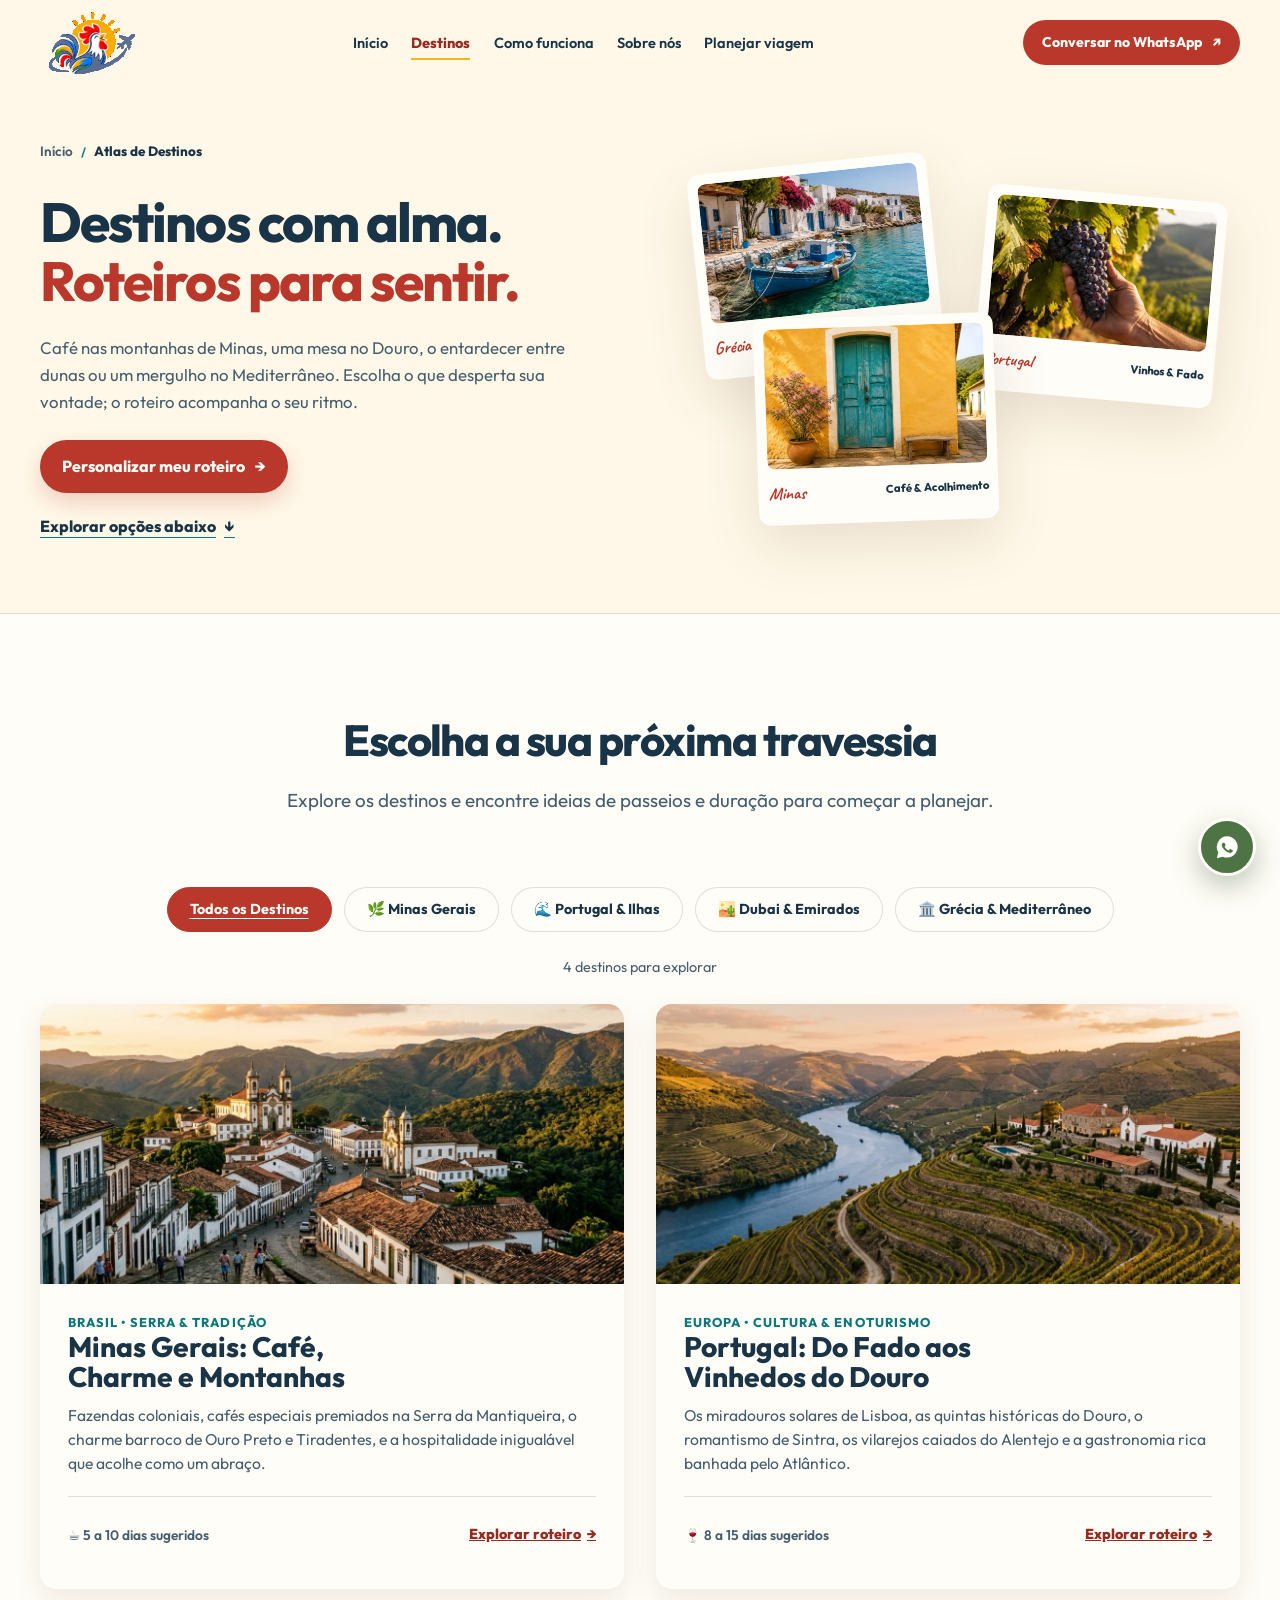
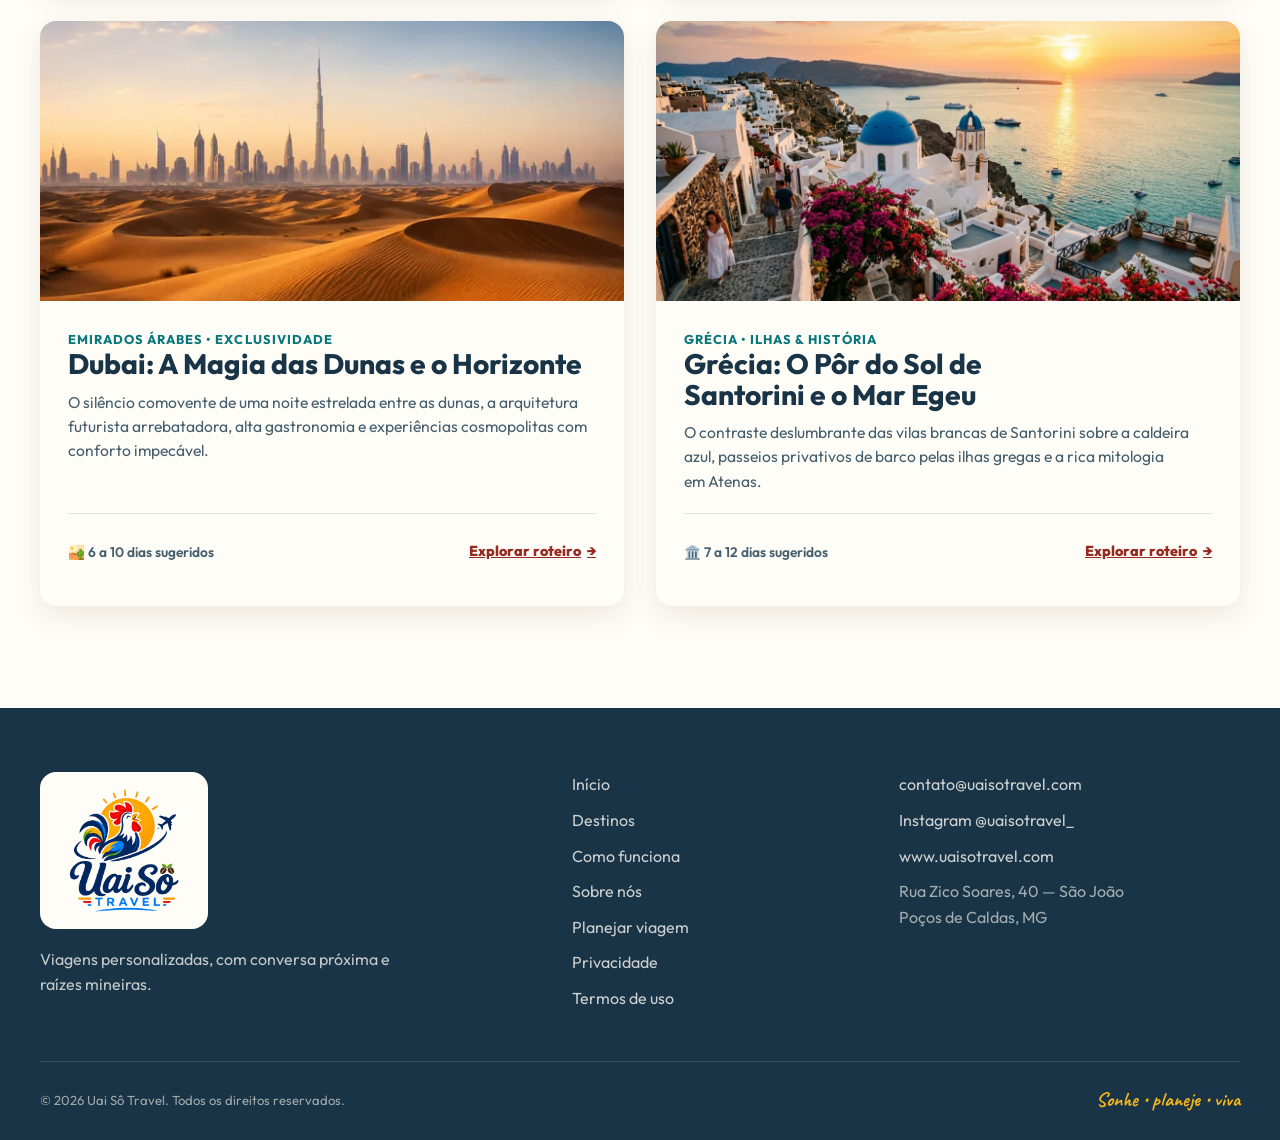
<file: destinos/index.html>
<!DOCTYPE html>
<html lang="pt-BR">
<head>
  <meta charset="UTF-8">
  <meta name="viewport" content="width=device-width, initial-scale=1, viewport-fit=cover">
  <title>Destinos & Roteiros Personalizados | Uai Sô Travel</title>
  <meta name="description" content="Explore nossos destinos selecionados: Minas Gerais, Portugal, Dubai e Grécia & Mediterrâneo. Roteiros desenhados sob medida com curadoria internacional e hospitalidade mineira.">
  <meta name="robots" content="index, follow, max-image-preview:large">
  <link rel="canonical" href="https://www.uaisotravel.com/destinos/">
  <meta property="og:locale" content="pt_BR">
  <meta property="og:type" content="website">
  <meta property="og:site_name" content="Uai Sô Travel">
  <meta property="og:title" content="Destinos & Roteiros Personalizados | Uai Sô Travel">
  <meta property="og:description" content="Viagens sob medida por Minas Gerais, Portugal, Dubai e Grécia & Mediterrâneo.">
  <meta property="og:url" content="https://www.uaisotravel.com/destinos/">
  <meta property="og:image" content="https://www.uaisotravel.com/assets/brand/logo-uai-so-travel-source.png">
  <meta property="og:image:alt" content="Logo oficial da Uai Sô Travel">
  <meta name="twitter:card" content="summary_large_image">
  <meta name="twitter:image" content="https://www.uaisotravel.com/assets/brand/logo-uai-so-travel-source.png">
  <meta name="theme-color" content="#FFF8E8">
  <link rel="icon" type="image/svg+xml" href="../assets/logo-uai-so-travel-mark-DQVhmNV_.svg">
  <link rel="preconnect" href="https://fonts.googleapis.com">
  <link rel="preconnect" href="https://fonts.gstatic.com" crossorigin>
  <link href="https://fonts.googleapis.com/css2?family=Caveat:wght@600;700&family=Outfit:wght@400;500;600;700;800&display=swap" rel="stylesheet">
  <link rel="stylesheet" href="../assets/site-refinement-DhaijZ3C.css">
</head>
<body class="inner-page">
  <a class="skip-link" href="#conteudo">Pular para o conteúdo</a>

  <header class="site-header is-scrolled" id="siteHeader">
    <div class="shell header-inner">
      <a class="brand" href="../index.html" aria-label="Uai Sô Travel — início">
        <svg class="brand-mark brand-mark-header" viewBox="0 0 1536 1024" role="img" aria-label="Uai Sô Travel">
          <defs>
            <filter id="header-logo-remove-black" color-interpolation-filters="sRGB">
              <feColorMatrix type="matrix" values="1 0 0 0 0 0 1 0 0 0 0 0 1 0 0 1.35 1.35 1.35 0 -0.08" />
            </filter>
          </defs>
          <image href="../assets/logo-uai-so-travel-header-web-C-xQfw5C.png" width="1536" height="1024" preserveAspectRatio="xMidYMid meet" filter="url(#header-logo-remove-black)" />
        </svg>
      </a>

      <button class="menu-toggle" id="menuToggle" type="button" aria-expanded="false" aria-controls="siteNav" aria-label="Abrir menu">
        <span></span><span></span>
      </button>

      <nav class="site-nav" id="siteNav" aria-label="Navegação principal">
        <a href="../index.html">Início</a>
        <a href="./index.html" aria-current="page">Destinos</a>
        <a href="../como-funciona/index.html">Como funciona</a>
        <a href="../sobre/index.html">Sobre nós</a>
        <a href="../planejar/index.html">Planejar viagem</a>
      </nav>

      <a class="button button-coral header-cta" href="https://wa.me/5535999816363?text=Ol%C3%A1!%20Gostaria%20de%20conversar%20sobre%20os%20destinos%20da%20Uai%20S%C3%B4%20Travel." target="_blank" rel="noopener" aria-label="Falar pelo WhatsApp">
        <span class="cta-label-full">Conversar no WhatsApp</span><span class="cta-label-short">Conversar</span><span aria-hidden="true">↗</span>
      </a>
    </div>
  </header>

  <main id="conteudo">
    <!-- Atlas / Postcard Mosaic Hero -->
    <section class="atlas-hero">
      <div class="shell atlas-hero-grid">
        <!-- Content Left -->
        <div>
          <nav class="breadcrumbs" aria-label="Trilha de navegação">
            <a href="../index.html">Início</a>
            <span aria-hidden="true">/</span>
            <span class="current">Atlas de Destinos</span>
          </nav>

          <h1 class="page-title">Destinos com alma.<br><span>Roteiros para sentir.</span></h1>
          <p style="color: var(--ink-soft); font-size: 1.05rem; line-height: 1.6; margin-bottom: 24px;">Café nas montanhas de Minas, uma mesa no Douro, o entardecer entre dunas ou um mergulho no Mediterrâneo. Escolha o que desperta sua vontade; o roteiro acompanha o seu ritmo.</p>
          <div class="hero-actions">
            <a class="button button-coral" href="../planejar/index.html">Personalizar meu roteiro <span aria-hidden="true">→</span></a>
            <a class="text-link" href="#grade-destinos">Explorar opções abaixo <span aria-hidden="true">↓</span></a>
          </div>
        </div>

        <!-- Postcards Fan Right -->
        <div class="postcard-mosaic" aria-hidden="true">
          <div class="postcard-item postcard-1">
            <!-- Postais editoriais gerados por IA; cenas próprias, sem repetir os cards. -->
            <picture><source srcset="../assets/editorial-atlas-greece-20260903-D7GiyQre.webp" type="image/webp"><img src="../assets/editorial-atlas-greece-20260903-CU4G5TcK.jpg" width="640" height="427" alt="Cena ilustrativa de um barco azul em uma vila costeira inspirada nas ilhas gregas" decoding="async"></picture>
            <div class="postcard-caption">
              <span>Grécia</span>
              <small>Luz & Mar Egeu</small>
            </div>
          </div>
          <div class="postcard-item postcard-2">
            <picture><source srcset="../assets/editorial-atlas-portugal-20260903-BaoNP--S.webp" type="image/webp"><img src="../assets/editorial-atlas-portugal-20260903-DLvZdJ7O.jpg" width="640" height="427" alt="Cena ilustrativa de uvas colhidas em um vinhedo inspirado no Douro, Portugal" decoding="async"></picture>
            <div class="postcard-caption">
              <span>Portugal</span>
              <small>Vinhos & Fado</small>
            </div>
          </div>
          <div class="postcard-item postcard-3">
            <picture><source srcset="../assets/editorial-atlas-minas-20260903-BZErYexP.webp" type="image/webp"><img src="../assets/editorial-atlas-minas-20260903-Bw61ib-d.jpg" width="640" height="427" alt="Cena ilustrativa de uma casa amarela com porta turquesa inspirada nas cidades históricas de Minas" decoding="async"></picture>
            <div class="postcard-caption">
              <span>Minas</span>
              <small>Café & Acolhimento</small>
            </div>
          </div>
        </div>
      </div>
    </section>

    <!-- Destination Grid Section -->
    <section class="section" id="grade-destinos" style="background: var(--paper);">
      <div class="shell">
        <header class="section-heading heading-center">
          <h2>Escolha a sua próxima travessia</h2>
          <p>Explore os destinos e encontre ideias de passeios e duração para começar a planejar.</p>
        </header>

        <!-- Filter Bar -->
        <div class="dest-filter-bar" id="destFilterBar" role="group" aria-label="Filtrar destinos">
          <button class="dest-filter-btn is-active" data-filter="all" type="button" aria-pressed="true" aria-controls="destGrid">Todos os Destinos</button>
          <button class="dest-filter-btn" data-filter="minas" type="button" aria-pressed="false" aria-controls="destGrid">🌿 Minas Gerais</button>
          <button class="dest-filter-btn" data-filter="portugal" type="button" aria-pressed="false" aria-controls="destGrid">🌊 Portugal & Ilhas</button>
          <button class="dest-filter-btn" data-filter="dubai" type="button" aria-pressed="false" aria-controls="destGrid">🏜️ Dubai & Emirados</button>
          <button class="dest-filter-btn" data-filter="mediterraneo" type="button" aria-pressed="false" aria-controls="destGrid">🏛️ Grécia & Mediterrâneo</button>
        </div>

        <p id="destFilterStatus" class="filter-status" role="status" aria-live="polite">4 destinos para explorar</p>
        <div class="dest-grid" id="destGrid">
          <!-- Minas Gerais -->
          <article class="dest-card" data-category="minas">
            <div class="dest-card-media">
              <img src="../assets/destination_minas_historic-web-CqMPmtAP.jpg" width="1024" height="680" alt="Casario colonial e montanhas de Minas Gerais em luz dourada" loading="lazy">

            </div>
            <div class="dest-card-body">
              <span class="dest-card-tag">Brasil • Serra & Tradição</span>
              <h3>Minas Gerais: Café, Charme e Montanhas</h3>
              <p>Fazendas coloniais, cafés especiais premiados na Serra da Mantiqueira, o charme barroco de Ouro Preto e Tiradentes, e a hospitalidade inigualável que acolhe como um abraço.</p>
              <div class="dest-card-footer">
                <span class="hero-proof" style="margin:0;"><span aria-hidden="true">☕</span> 5 a 10 dias sugeridos</span>
                <a class="dest-card-action" href="./minas-gerais/index.html">Explorar roteiro <span aria-hidden="true">→</span></a>
              </div>
            </div>
          </article>

          <!-- Portugal -->
          <article class="dest-card" data-category="portugal">
            <div class="dest-card-media">
              <img src="../assets/destination_douro-web-CA5VO69L.jpg" width="1024" height="680" alt="Vinhedos em terraços no Vale do Douro em Portugal" loading="lazy">

            </div>
            <div class="dest-card-body">
              <span class="dest-card-tag">Europa • Cultura & Enoturismo</span>
              <h3>Portugal: Do Fado aos Vinhedos do Douro</h3>
              <p>Os miradouros solares de Lisboa, as quintas históricas do Douro, o romantismo de Sintra, os vilarejos caiados do Alentejo e a gastronomia rica banhada pelo Atlântico.</p>
              <div class="dest-card-footer">
                <span class="hero-proof" style="margin:0;"><span aria-hidden="true">🍷</span> 8 a 15 dias sugeridos</span>
                <a class="dest-card-action" href="./portugal/index.html">Explorar roteiro <span aria-hidden="true">→</span></a>
              </div>
            </div>
          </article>

          <!-- Dubai -->
          <article class="dest-card" data-category="dubai">
            <div class="dest-card-media">
              <picture><source srcset="../assets/editorial-atlas-dubai-skyline-20260903-small-DnPJRAC6.webp 640w, ../assets/editorial-atlas-dubai-skyline-20260903-DQP-qA51.webp 1200w" sizes="(max-width: 780px) 100vw, 50vw" type="image/webp"><img src="../assets/editorial-atlas-dubai-skyline-20260903-DMuYhLOb.jpg" srcset="../assets/editorial-atlas-dubai-skyline-20260903-small-DYYNE5xA.jpg 640w, ../assets/editorial-atlas-dubai-skyline-20260903-DMuYhLOb.jpg 1200w" sizes="(max-width: 780px) 100vw, 50vw" width="1200" height="800" alt="Cena ilustrativa de dunas douradas com a cidade de Dubai e o Burj Khalifa ao fundo" loading="lazy" decoding="async"></picture>

            </div>
            <div class="dest-card-body">
              <span class="dest-card-tag">Emirados Árabes • Exclusividade</span>
              <h3>Dubai: A Magia das Dunas e o Horizonte</h3>
              <p>O silêncio comovente de uma noite estrelada entre as dunas, a arquitetura futurista arrebatadora, alta gastronomia e experiências cosmopolitas com conforto impecável.</p>
              <div class="dest-card-footer">
                <span class="hero-proof" style="margin:0;"><span aria-hidden="true">🏜️</span> 6 a 10 dias sugeridos</span>
                <a class="dest-card-action" href="./dubai/index.html">Explorar roteiro <span aria-hidden="true">→</span></a>
              </div>
            </div>
          </article>

          <!-- Mediterrâneo -->
          <article class="dest-card" data-category="mediterraneo">
            <div class="dest-card-media">
              <img src="../assets/destination_santorini-web-DwpHJePq.jpg" width="1024" height="680" alt="Ilhas Gregas e mar Egeu em luz dourada" loading="lazy">

            </div>
            <div class="dest-card-body">
              <span class="dest-card-tag">Grécia • Ilhas & História</span>
              <h3>Grécia: O Pôr do Sol de Santorini e o Mar Egeu</h3>
              <p>O contraste deslumbrante das vilas brancas de Santorini sobre a caldeira azul, passeios privativos de barco pelas ilhas gregas e a rica mitologia em Atenas.</p>
              <div class="dest-card-footer">
                <span class="hero-proof" style="margin:0;"><span aria-hidden="true">🏛️</span> 7 a 12 dias sugeridos</span>
                <a class="dest-card-action" href="./mediterraneo/index.html">Explorar roteiro <span aria-hidden="true">→</span></a>
              </div>
            </div>
          </article>
        </div>
      </div>
    </section>
  </main>

  <footer class="site-footer">
    <div class="shell footer-grid">
      <div>
        <a class="brand brand-footer" href="../index.html" aria-label="Uai Sô Travel — voltar ao início">
          <img class="brand-logo-full" src="../assets/logo-uai-so-travel-full-DszMGk9v.png" width="900" height="822" alt="">
        </a>
        <p>Viagens personalizadas, com conversa próxima e raízes mineiras.</p>
      </div>
      <nav aria-label="Navegação do rodapé">
        <a href="../index.html">Início</a>
        <a href="./index.html">Destinos</a>
        <a href="../como-funciona/index.html">Como funciona</a>
        <a href="../sobre/index.html">Sobre nós</a>
        <a href="../planejar/index.html">Planejar viagem</a>
        <a href="../privacidade/index.html">Privacidade</a>
        <a href="../termos/index.html">Termos de uso</a>
      </nav>
      <div class="footer-contact">
        <a href="mailto:contato@uaisotravel.com">contato@uaisotravel.com</a>
        <a href="https://www.instagram.com/uaisotravel_/" target="_blank" rel="noopener" aria-label="Instagram da Uai Sô Travel, abre em nova aba">Instagram @uaisotravel_</a>
        <a href="https://www.uaisotravel.com/">www.uaisotravel.com</a>
        <span>Rua Zico Soares, 40 — São João<br>Poços de Caldas, MG</span>
      </div>
    </div>
    <div class="shell footer-bottom">
      <p>© 2026 Uai Sô Travel. Todos os direitos reservados.</p>
      <p class="affection-note">Sonhe • planeje • viva</p>
    </div>
  </footer>

  <a class="floating-whatsapp" href="https://wa.me/5535999816363?text=Ol%C3%A1!%20Estou%20na%20p%C3%A1gina%20de%20Destinos." target="_blank" rel="noopener" aria-label="Abrir WhatsApp">
    <svg viewBox="0 0 24 24" aria-hidden="true"><path d="M12 2a9.5 9.5 0 0 0-8.16 14.37L2.5 21.5l5.25-1.3A9.5 9.5 0 1 0 12 2Zm4.56 13.64c-.2.56-1.15 1.05-1.6 1.12-.42.07-.95.1-1.53-.08-.35-.11-.8-.26-1.38-.51-2.43-1.05-4.01-3.5-4.13-3.66-.12-.16-.99-1.31-.99-2.5s.63-1.78.85-2.02c.22-.24.48-.3.64-.3h.46c.15 0 .35-.05.55.42.2.48.69 1.68.75 1.8.06.12.1.27.02.43-.08.16-.12.26-.24.4-.12.14-.25.31-.36.42-.12.12-.24.25-.1.49.14.24.62 1.02 1.34 1.65.92.82 1.7 1.08 1.94 1.2.24.12.38.1.52-.06.14-.16.6-.7.76-.94.16-.24.32-.2.54-.12.22.08 1.39.66 1.63.78.24.12.4.18.46.28.06.1.06.58-.14 1.14Z"></path></svg>
  </a>

  <script>
(function(){function e(){let e=[...document.querySelectorAll(`[data-solar-story]`)];if(!e.length||!window.gsap||!window.ScrollTrigger)return;let{gsap:t,ScrollTrigger:n}=window;t.registerPlugin(n);let r=window.matchMedia(`(prefers-reduced-motion: reduce)`),i=!!(navigator.connection||navigator.mozConnection||navigator.webkitConnection)?.saveData||navigator.deviceMemory&&navigator.deviceMemory<4;e.forEach(e=>{let n=e.querySelector(`.story-motion-toggle`),a=!1,o,s=()=>{o?.revert(),o=null;let s=r.matches||i;n.hidden=!1,n.disabled=!!s,n.setAttribute(`aria-pressed`,String(a)),n.textContent=s?`Efeitos reduzidos`:a?`Ativar efeitos`:`Pausar efeitos`,e.dataset.motionState=s||a?`static`:`active`,!(s||a)&&(o=t.matchMedia(),o.add({desktop:`(min-width: 901px)`,mobile:`(max-width: 900px)`},n=>{let r=n.conditions.desktop;[...e.querySelectorAll(`.roots-postcard, .route-chapter`)].forEach((e,n)=>{let i=e.classList.contains(`roots-postcard`),a=i?r?[-3,3,-2,3][n]:n%2?1.5:-1.5:0;t.fromTo(e,{x:r?i?(n-1.5)*46:90:0,y:r?60:22,rotation:r?a+(n%2?7:-7):a,rotationY:r?i?n%2?-16:16:-12:0,scale:r?.94:1},{x:0,y:0,rotation:a,rotationY:0,scale:1,ease:`power2.out`,scrollTrigger:{trigger:e,start:`top 96%`,end:r?`top 52%`:`top 76%`,scrub:!r||.45,invalidateOnRefresh:!0}})}),e.querySelectorAll(`.story-draw`).forEach(n=>{t.fromTo(n,{strokeDasharray:1,strokeDashoffset:1},{strokeDashoffset:0,autoRound:!1,ease:`none`,scrollTrigger:{trigger:e,start:`top 75%`,end:`bottom 85%`,scrub:.35}})}),r&&e.querySelectorAll(`.story-sun`).forEach(n=>{t.fromTo(n,{rotation:-30},{rotation:70,ease:`none`,scrollTrigger:{trigger:e,start:`top bottom`,end:`bottom top`,scrub:.6}})})}))};n.addEventListener(`click`,()=>{a=!a,s()}),r.addEventListener(`change`,s),s()})}function t(){let e=[...document.querySelectorAll(`[data-motion-toggle]`)];if(!e.length)return;let t=matchMedia(`(prefers-reduced-motion: reduce)`),n=matchMedia(`(min-width: 900px) and (hover: hover) and (pointer: fine)`),r=navigator.connection,i=()=>r?.saveData||navigator.deviceMemory&&navigator.deviceMemory<4,a=[...document.querySelectorAll(`.journey-photo`)],o=document.querySelector(`.mood-grid`),s=[...document.querySelectorAll(`.journey-photo picture, .mood-card picture`)],c=document.querySelector(`.live-ticket`),l=document.getElementById(`tripPlanner`),u=!1,d,f,p=!(`IntersectionObserver`in window),m=new Set,h=()=>t.matches||i()||!n.matches,g=()=>!u&&!h(),_=()=>s.forEach(e=>{e.removeAttribute(`data-pointer-active`),[`--window-x`,`--window-y`,`--postcard-x`,`--postcard-y`].forEach(t=>e.style.removeProperty(t))}),v=()=>{_(),m.forEach(e=>e.cancel()),m.clear()},y=(e,t)=>{let n=t.getBoundingClientRect();return[Math.max(-1,Math.min(1,(e.clientX-n.left)/n.width*2-1)),Math.max(-1,Math.min(1,(e.clientY-n.top)/n.height*2-1))]},b=()=>{if(d?.abort(),v(),document.documentElement.classList.toggle(`pointer-depth-motion`,!!g()),e.forEach(e=>{e.hidden=h(),e.disabled=h(),e.setAttribute(`aria-pressed`,String(u)),e.textContent=u?`Ativar efeitos de profundidade`:`Pausar efeitos de profundidade`}),!g())return;d=new AbortController;let t={signal:d.signal,passive:!0};a.forEach(e=>{let n=e.querySelector(`picture`);n&&(e.addEventListener(`pointermove`,t=>{if(t.pointerType!==`mouse`)return;let[r,i]=y(t,e);n.dataset.pointerActive=`true`,n.style.setProperty(`--window-x`,`${-r*2.4}%`),n.style.setProperty(`--window-y`,`${-i*2.4}%`)},t),e.addEventListener(`pointerleave`,_,t),e.addEventListener(`pointercancel`,_,t))}),o?.addEventListener(`pointermove`,e=>{if(e.pointerType!==`mouse`)return;let t=o.querySelector(`[data-postcard-active="true"]`),n=t?.querySelector(`picture`);if(!n)return;let r=t.getBoundingClientRect();if(e.clientX<r.left||e.clientX>r.right||e.clientY<r.top||e.clientY>r.bottom){_();return}let[i,a]=y(e,t);n.dataset.pointerActive=`true`,n.style.setProperty(`--postcard-x`,`${-a*2.8}deg`),n.style.setProperty(`--postcard-y`,`${i*2.8}deg`)},t),o?.addEventListener(`pointerleave`,_,t),window.addEventListener(`scroll`,_,t),window.addEventListener(`blur`,v,t)};if(e.forEach(e=>e.addEventListener(`click`,()=>{u=!u,b()})),t.addEventListener(`change`,b),n.addEventListener(`change`,b),r?.addEventListener(`change`,b),document.addEventListener(`visibilitychange`,()=>{document.hidden&&v()}),window.addEventListener(`pagehide`,()=>{v(),clearTimeout(f)}),b(),!c||!l)return;let x=[...c.querySelectorAll(`.ticket-value`)],S=new Map(x.map(e=>[e,e.textContent])),C=document.getElementById(`ticketUpdateStatus`);`IntersectionObserver`in window&&new IntersectionObserver(e=>{p=e[0].isIntersecting},{threshold:.15}).observe(c);let w=(e,t,n)=>{if(!e.animate)return;let r=e.animate(t,{duration:n,easing:`cubic-bezier(.16,1,.3,1)`});m.add(r),r.onfinish=()=>m.delete(r)},T=()=>{let e=x.filter(e=>S.get(e)!==e.textContent);if(!e.length)return;e.forEach(e=>S.set(e,e.textContent));let t=l.querySelector(`input[name="mood"]:checked`),n=[...l.querySelectorAll(`input[name="mood"]`)];c.dataset.travelTone=[`coral`,`turquoise`,`leaf`,`sun`,`sun`][n.indexOf(t)]||`sun`,C&&(C.textContent=`Seu resumo foi atualizado. Nada foi enviado.`),!(!g()||!p||document.hidden)&&(m.forEach(e=>e.cancel()),m.clear(),w(c,[{transform:`translateY(-5px) rotate(-.35deg)`},{transform:`translateY(0) rotate(0)`}],380),e.forEach(e=>w(e.closest(`.ticket-row`),[{backgroundColor:`rgba(255,253,247,.95)`},{backgroundColor:`rgba(255,253,247,0)`}],650)))},E=e=>{clearTimeout(f),f=setTimeout(T,e.type===`change`||!e.isTrusted?0:280)};l.addEventListener(`input`,E),l.addEventListener(`change`,E)}document.documentElement.classList.add(`js`),document.addEventListener(`DOMContentLoaded`,()=>{let n=document.getElementById(`siteHeader`),r=document.getElementById(`menuToggle`),i=document.getElementById(`siteNav`),a=document.getElementById(`tripPlanner`),o=document.querySelector(`.header-cta`),s=document.getElementById(`plannerStatus`),c=document.getElementById(`whatsappFallback`),l=document.getElementById(`travelerName`),u=a?.querySelector(`button[type="submit"]`),d=i?.querySelector(`a`),f=window.matchMedia(`(prefers-reduced-motion: reduce)`).matches,p=!!(navigator.connection||navigator.mozConnection||navigator.webkitConnection)?.saveData||navigator.deviceMemory&&navigator.deviceMemory<4,m=window.gsap!==void 0&&window.ScrollTrigger!==void 0,h=!f&&!p&&m,g=!1,_=null,v=()=>{n?.classList.toggle(`is-scrolled`,window.scrollY>24)},y=()=>i?.classList.contains(`is-open`)??!1,b=({restoreFocus:e=!1}={})=>{!r||!i||(r.setAttribute(`aria-expanded`,`false`),r.setAttribute(`aria-label`,`Abrir menu`),i.classList.remove(`is-open`),document.body.classList.remove(`nav-open`),e&&(_?.isConnected?_:r).focus())},x=()=>{!r||!i||(_=document.activeElement instanceof HTMLElement?document.activeElement:r,r.setAttribute(`aria-expanded`,`true`),r.setAttribute(`aria-label`,`Fechar menu`),i.classList.add(`is-open`),document.body.classList.add(`nav-open`),window.setTimeout(()=>d?.focus(),60))};v(),window.addEventListener(`scroll`,v,{passive:!0}),r?.addEventListener(`click`,()=>{y()?b({restoreFocus:!0}):x()}),i?.querySelectorAll(`a`).forEach(e=>e.addEventListener(`click`,()=>{b();let t=e.hash.slice(1),n=t?document.getElementById(t):null;window.requestAnimationFrame(()=>{n&&(n.setAttribute(`tabindex`,`-1`),n.focus({preventScroll:!0}),n.addEventListener(`blur`,()=>n.removeAttribute(`tabindex`),{once:!0}))})})),o?.addEventListener(`click`,()=>b()),document.addEventListener(`keydown`,e=>{if(!y())return;if(e.key===`Escape`){e.preventDefault(),b({restoreFocus:!0});return}if(e.key!==`Tab`||!r||!i)return;let t=o instanceof HTMLElement&&o.offsetParent!==null?[o]:[],n=[r,...i.querySelectorAll(`a`),...t],a=n[0],s=n.at(-1);e.shiftKey&&document.activeElement===a?(e.preventDefault(),s?.focus()):!e.shiftKey&&document.activeElement===s&&(e.preventDefault(),a?.focus())}),document.addEventListener(`click`,e=>{if(!y())return;let t=e.target;t instanceof Node&&!i.contains(t)&&!r?.contains(t)&&b()}),window.addEventListener(`resize`,()=>{window.innerWidth>780&&y()&&b()});let S=()=>{if(!h||!document.body.classList.contains(`home-page`))return;let{gsap:e,ScrollTrigger:t}=window;e.registerPlugin(t),e.matchMedia().add(`(min-width: 900px) and (pointer: fine) and (prefers-reduced-motion: no-preference)`,()=>{document.documentElement.classList.add(`motion-gsap`),g=!0,e.timeline({defaults:{ease:`power3.out`}}).fromTo(`.hero-media img, .hero-media video`,{scale:1.065},{scale:1,duration:1.15},0).fromTo(`.hero-card`,{autoAlpha:0,x:-48,clipPath:`inset(0 14% 0 0 round 16px)`,filter:`blur(8px)`},{autoAlpha:1,x:0,clipPath:`inset(0 0% 0 0 round 16px)`,filter:`blur(0px)`,duration:.82},.08).fromTo(`.route-hero`,{autoAlpha:0,clipPath:`inset(0 100% 0 0)`},{autoAlpha:1,clipPath:`inset(0 0% 0 0)`,duration:.9},.28),e.fromTo(`.page-route`,{clipPath:`inset(0 0 100% 0)`},{clipPath:`inset(0 0 0% 0)`,ease:`none`,scrollTrigger:{trigger:`.page-route`,start:`top 82%`,end:`bottom 78%`,scrub:.55}});let t=document.querySelector(`.moods`),n=e.utils.toArray(`.mood-card`),r=document.querySelector(`.mood-progress-fill`),i=document.querySelector(`.mood-progress-current`);if(t&&n.length){e.set(n,{zIndex:e=>e+1}),e.set(n.slice(1),{xPercent:118,rotation:6,autoAlpha:0}),e.set(n[0],{xPercent:0,rotation:0,autoAlpha:1}),n[0].dataset.postcardActive=`true`;let a=e.timeline({defaults:{ease:`power3.inOut`},scrollTrigger:{trigger:t,start:`top top+=86`,end:()=>`+=${Math.round(window.innerHeight*3.25)}`,scrub:.65,pin:!0,anticipatePin:1,invalidateOnRefresh:!0,onUpdate:e=>{let t=Math.min(n.length-1,Math.round(e.progress*(n.length-1)));i&&(i.textContent=String(t+1).padStart(2,`0`)),n.forEach((e,n)=>{n===t?e.dataset.postcardActive=`true`:e.removeAttribute(`data-postcard-active`)})}}});n.slice(1).forEach((e,t)=>{let r=n[t];a.to(r,{xPercent:-7-t*2,yPercent:2+t,scale:.94,rotation:-2.2,autoAlpha:.5,duration:.72}).to(e,{xPercent:0,rotation:0,autoAlpha:1,duration:.82},`<.08`)}),r&&a.to(r,{scaleX:1,duration:a.duration(),ease:`none`},0)}return e.utils.toArray(`.journey`).forEach((t,n)=>{let r=t.querySelector(`.journey-photo img`),i=t.querySelector(`.journey-copy`),a=n%2==0?`inset(0 12% 0 0 round 16px)`:`inset(0 0 0 12% round 16px)`;e.timeline({scrollTrigger:{trigger:t,start:`top 84%`,end:`top 42%`,scrub:.5}}).fromTo(t,{clipPath:a},{clipPath:`inset(0 0% 0 0% round 16px)`,ease:`power3.out`,duration:1},0).fromTo(r,{scale:1.09},{scale:1,ease:`power2.out`,duration:1},0).fromTo(i,{y:38},{y:0,ease:`power3.out`,duration:.8},.08)}),e.timeline({scrollTrigger:{trigger:`.process`,start:`top 78%`,end:`center 48%`,scrub:.5}}).fromTo(`.route-process`,{clipPath:`inset(0 100% 0 0)`},{clipPath:`inset(0 0% 0 0)`,ease:`none`,duration:1},0).fromTo(`.process-list li`,{y:26,autoAlpha:0},{y:0,autoAlpha:1,stagger:.18,ease:`power3.out`,duration:.55},.08).fromTo(`.step-number`,{scale:.72,rotation:-8},{scale:1,rotation:0,stagger:.18,ease:`power3.out`,duration:.5},.12),()=>{document.documentElement.classList.remove(`motion-gsap`),g=!1}})};try{S()}catch(e){document.documentElement.classList.remove(`motion-gsap`),g=!1,console.warn(`As animações avançadas não puderam ser iniciadas; o conteúdo seguirá visível.`,e)}e(),t(),document.documentElement.classList.add(`reveal-ready`);let C=document.querySelectorAll(g?`[data-reveal]:not([data-motion])`:`[data-reveal]`);if(f)C.forEach(e=>e.classList.add(`is-visible`));else if(`IntersectionObserver`in window){let e=new IntersectionObserver((e,t)=>{e.forEach(e=>{e.isIntersecting&&(e.target.classList.add(`is-visible`),t.unobserve(e.target))})},{threshold:.12,rootMargin:`0px 0px -36px`});C.forEach(t=>e.observe(t))}else C.forEach(e=>e.classList.add(`is-visible`));let w=e=>{s&&(s.textContent=e,s.hidden=!1)};a?.addEventListener(`invalid`,()=>{w(`Confira os campos indicados antes de continuar. Nenhum dado foi enviado.`)},!0),a?.addEventListener(`input`,e=>{e.target===l&&l.setCustomValidity(``),s&&(s.hidden=!0),c&&(c.hidden=!0)}),a?.addEventListener(`submit`,e=>{if(e.preventDefault(),!a.checkValidity()){a.reportValidity(),w(`Confira os campos indicados antes de continuar. Nenhum dado foi enviado.`);return}let t=new FormData(a),n=String(t.get(`name`)||``).trim(),r=String(t.get(`mood`)||``).trim(),i=String(t.get(`destination`)||``).trim(),o=String(t.get(`companions`)||``).trim(),s=String(t.get(`dates`)||``).trim(),d=String(t.get(`notes`)||``).trim();if(!n){l?.setCustomValidity(`Digite seu nome para continuar.`),l?.reportValidity(),w(`Digite seu nome para continuar. Nenhum dado foi enviado.`);return}let f=a.dataset.whatsappNumber;if(!f){w(`O canal do WhatsApp não está configurado. Seus dados continuam apenas neste formulário.`);return}let p=[`Olá! Sou ${n} e gostaria de planejar minha viagem com a Uai Sô Travel.`,`🌿 Clima / Estilo desejado: ${r}.`,i?`📍 Destino em mente: ${i}.`:``,o?`👥 Companhia: ${o}.`:``,s?`🗓️ Época / Duração pretendida: ${s}.`:``,d?`✨ Desejos ou detalhes especiais: ${d}.`:``,`Gostaria de conversar sobre uma proposta pensada para mim.`].filter(Boolean).join(`
`),m=`https://wa.me/${f}?text=${encodeURIComponent(p)}`;c&&(c.href=m,c.hidden=!0),u&&(u.disabled=!0,u.setAttribute(`aria-disabled`,`true`));let h=window.open(m,`_blank`);h?(h.opener=null,w(`O WhatsApp foi aberto em uma nova aba. Revise a mensagem antes de enviar; nada foi enviado automaticamente pelo site.`)):(c&&(c.hidden=!1,c.focus()),w(`O navegador bloqueou a nova aba. Use o botão “Abrir o WhatsApp” para continuar; nada foi enviado automaticamente.`)),window.setTimeout(()=>{u&&(u.disabled=!1,u.removeAttribute(`aria-disabled`))},900)});let T=document.getElementById(`travelerName`),E=document.getElementById(`travelMood`),D=document.getElementById(`destinationIdea`),O=document.getElementById(`travelCompanions`),k=document.getElementById(`travelDates`),A=document.getElementById(`ticketTravelerName`),j=document.getElementById(`ticketMood`),M=document.getElementById(`ticketDestination`),N=document.getElementById(`ticketCompanions`),P=document.getElementById(`ticketDates`),F=()=>{A&&T&&(A.textContent=T.value.trim()||`Aguardando nome...`),j&&(j.textContent=a?.querySelector(`input[name="mood"]:checked`)?.value||E?.value||`A definir`),M&&D&&(M.textContent=D.value.trim()||`A definir`),N&&O&&(N.textContent=O.value.trim()||`—`),P&&k&&(P.textContent=k.value.trim()||`—`)};[T,D,O,k].forEach(e=>{e?.addEventListener(`input`,F)}),a?.addEventListener(`change`,F),F();let I=document.querySelectorAll(`#destGridSelect .sensation-card-btn`),L=()=>{I.forEach(e=>{let t=e.dataset.dest===D?.value.trim();e.classList.toggle(`is-active`,t),e.setAttribute(`aria-pressed`,String(t))})};D?.addEventListener(`input`,L),L(),I.forEach(e=>{e.addEventListener(`click`,()=>{let t=e.dataset.dest;D&&t&&(D.value=t,D.dispatchEvent(new Event(`input`,{bubbles:!0})))})});let R=document.querySelectorAll(`#destFilterBar .dest-filter-btn`),z=document.querySelectorAll(`#destGrid .dest-card`);R.forEach(e=>{e.addEventListener(`click`,()=>{R.forEach(t=>{t.classList.toggle(`is-active`,t===e),t.setAttribute(`aria-pressed`,String(t===e))});let t=e.dataset.filter;z.forEach(e=>{let n=e.dataset.category;e.hidden=t!==`all`&&n!==t});let n=[...z].filter(e=>!e.hidden).length,r=document.getElementById(`destFilterStatus`);r&&(r.textContent=`${n} ${n===1?`destino para explorar`:`destinos para explorar`}`)})});let B=document.querySelectorAll(`.itinerary-day`);if(B.length&&`IntersectionObserver`in window&&!f){let e=new IntersectionObserver(t=>{t.forEach(t=>{t.isIntersecting&&(t.target.style.opacity=`1`,t.target.style.transform=`translateY(0)`,e.unobserve(t.target))})},{threshold:.15,rootMargin:`0px 0px -40px 0px`});B.forEach(t=>{t.style.opacity=`0`,t.style.transform=`translateY(24px)`,t.style.transition=`opacity .6s cubic-bezier(.16, 1, .3, 1), transform .6s cubic-bezier(.16, 1, .3, 1)`,e.observe(t)})}u&&(u.disabled=!1)})})();
</script>
</body>
</html>
</file>
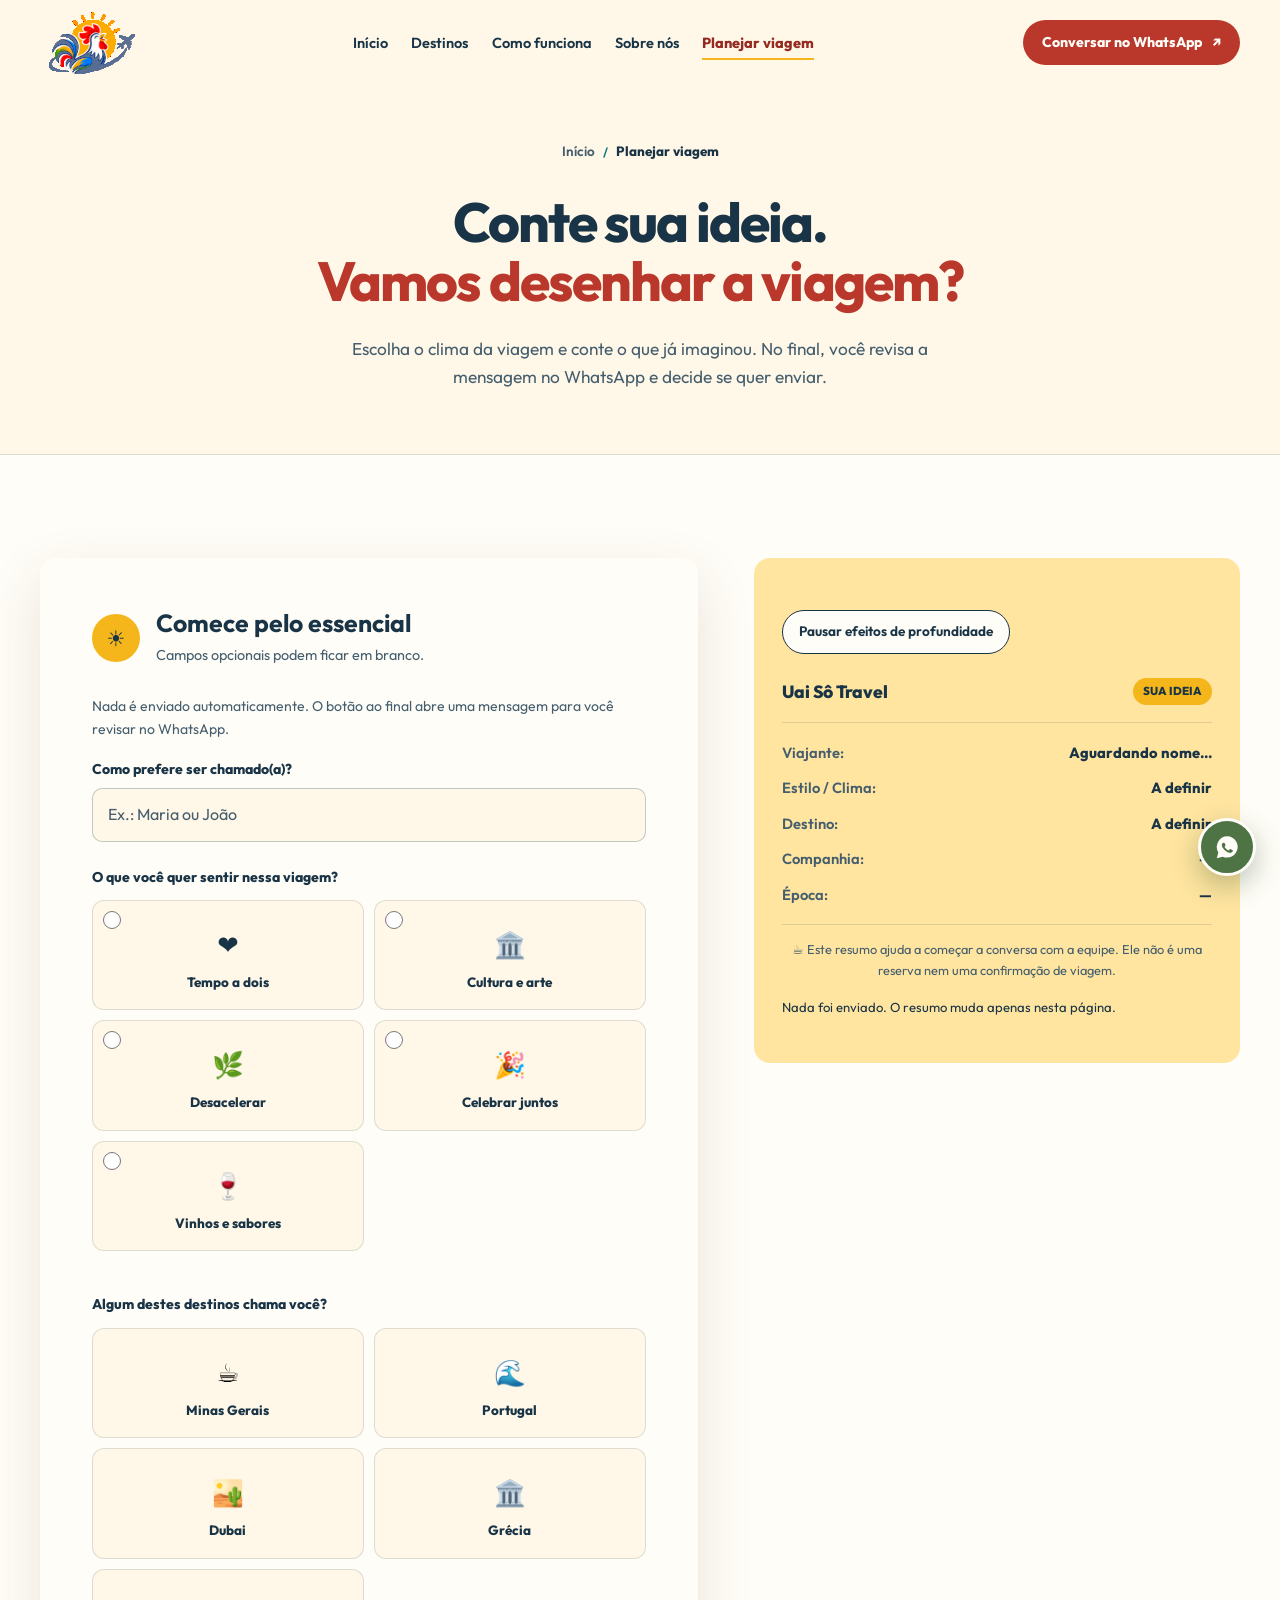
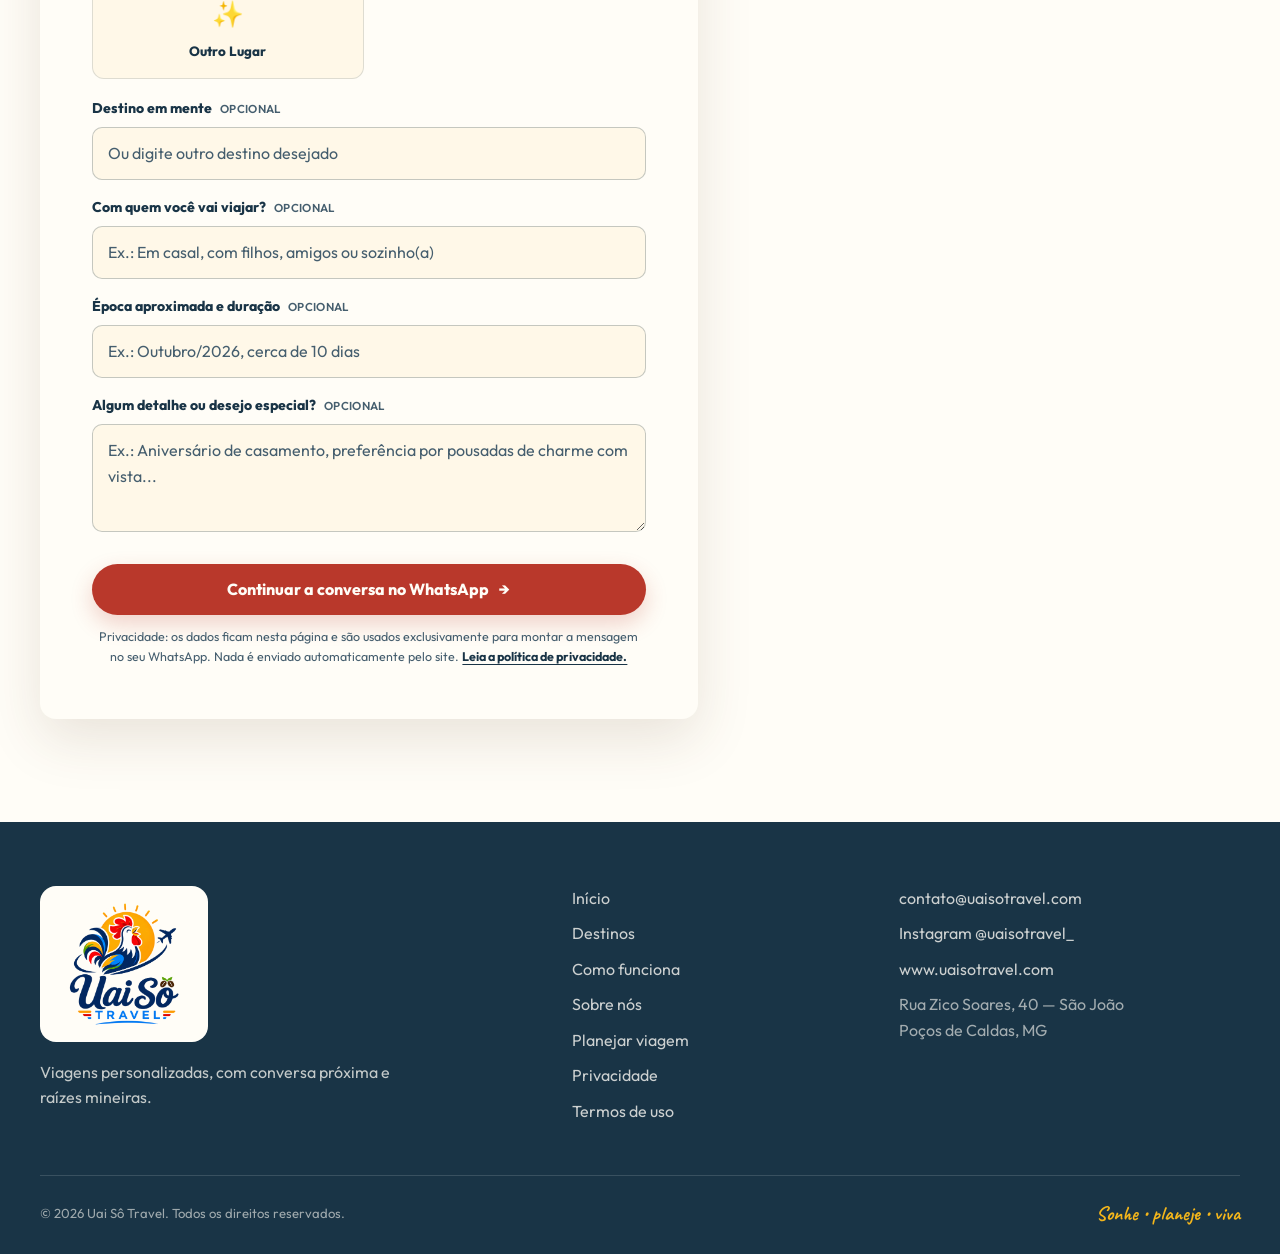
<file: planejar/index.html>
<!DOCTYPE html>
<html lang="pt-BR">
<head>
  <meta charset="UTF-8">
  <meta name="viewport" content="width=device-width, initial-scale=1, viewport-fit=cover">
  <title>Planejar minha viagem | Uai Sô Travel</title>
  <meta name="description" content="Desenhe a sua viagem sob medida com o nosso Atelier Digital. Selecione o clima desejado e receba uma proposta personalizada no WhatsApp.">
  <meta name="robots" content="index, follow, max-image-preview:large">
  <link rel="canonical" href="https://www.uaisotravel.com/planejar/">
  <meta property="og:locale" content="pt_BR">
  <meta property="og:type" content="website">
  <meta property="og:site_name" content="Uai Sô Travel">
  <meta property="og:title" content="Planejar Minha Viagem | Atelier Uai Sô Travel">
  <meta property="og:description" content="Desenhe a sua viagem sob medida com atendimento acolhedor e próximo.">
  <meta property="og:url" content="https://www.uaisotravel.com/planejar/">
  <meta property="og:image" content="https://www.uaisotravel.com/assets/brand/logo-uai-so-travel-source.png">
  <meta name="theme-color" content="#FFF8E8">
  <link rel="icon" type="image/svg+xml" href="../assets/logo-uai-so-travel-mark-DQVhmNV_.svg">
  <link rel="preconnect" href="https://fonts.googleapis.com">
  <link rel="preconnect" href="https://fonts.gstatic.com" crossorigin>
  <link href="https://fonts.googleapis.com/css2?family=Caveat:wght@600;700&family=Outfit:wght@400;500;600;700;800&display=swap" rel="stylesheet">
  <link rel="stylesheet" href="../assets/site-refinement-DhaijZ3C.css">
  <link rel="stylesheet" href="../assets/motion-enhancements-BYAugsTb.css">
</head>
<body class="inner-page">
  <a class="skip-link" href="#conteudo">Pular para o conteúdo</a>

  <header class="site-header is-scrolled" id="siteHeader">
    <div class="shell header-inner">
      <a class="brand" href="../index.html" aria-label="Uai Sô Travel — início">
        <svg class="brand-mark brand-mark-header" viewBox="0 0 1536 1024" role="img" aria-label="Uai Sô Travel">
          <defs>
            <filter id="header-logo-remove-black" color-interpolation-filters="sRGB">
              <feColorMatrix type="matrix" values="1 0 0 0 0 0 1 0 0 0 0 0 1 0 0 1.35 1.35 1.35 0 -0.08" />
            </filter>
          </defs>
          <image href="../assets/logo-uai-so-travel-header-web-C-xQfw5C.png" width="1536" height="1024" preserveAspectRatio="xMidYMid meet" filter="url(#header-logo-remove-black)" />
        </svg>
      </a>

      <button class="menu-toggle" id="menuToggle" type="button" aria-expanded="false" aria-controls="siteNav" aria-label="Abrir menu">
        <span></span><span></span>
      </button>

      <nav class="site-nav" id="siteNav" aria-label="Navegação principal">
        <a href="../index.html">Início</a>
        <a href="../destinos/index.html">Destinos</a>
        <a href="../como-funciona/index.html">Como funciona</a>
        <a href="../sobre/index.html">Sobre nós</a>
        <a href="./index.html" aria-current="page">Planejar viagem</a>
      </nav>

      <a class="button button-coral header-cta" href="https://wa.me/5535999816363?text=Ol%C3%A1!%20Gostaria%20de%20come%C3%A7ar%20a%20planejar%20minha%20viagem." target="_blank" rel="noopener" aria-label="Falar pelo WhatsApp">
        <span class="cta-label-full">Conversar no WhatsApp</span><span class="cta-label-short">Conversar</span><span aria-hidden="true">↗</span>
      </a>
    </div>
  </header>

  <main id="conteudo">
    <!-- Atelier Header -->
    <header class="atelier-header">
      <div class="shell">
        <nav class="breadcrumbs" style="justify-content: center;" aria-label="Trilha de navegação">
          <a href="../index.html">Início</a>
          <span aria-hidden="true">/</span>
          <span class="current">Planejar viagem</span>
        </nav>

        <h1>Conte sua ideia.<br><span>Vamos desenhar a viagem?</span></h1>
        <p>Escolha o clima da viagem e conte o que já imaginou. No final, você revisa a mensagem no WhatsApp e decide se quer enviar.</p>
      </div>
    </header>

    <!-- Atelier Layout: Form + Live Ticket -->
    <section class="section" style="background: var(--paper);">
      <div class="shell atelier-layout">
        <!-- Interactive Form -->
        <form class="trip-planner" id="tripPlanner" data-whatsapp-number="5535999816363" aria-describedby="plannerHint plannerPrivacy">
          <div class="form-heading">
            <span aria-hidden="true">☀️</span>
            <div>
              <h2 class="planner-title">Comece pelo essencial</h2>
              <p>Campos opcionais podem ficar em branco.</p>
            </div>
          </div>

          <p class="form-next-step" id="plannerHint">Nada é enviado automaticamente. O botão ao final abre uma mensagem para você revisar no WhatsApp.</p>
          <label for="travelerName">Como prefere ser chamado(a)?</label>
          <input id="travelerName" name="name" type="text" autocomplete="name" required maxlength="80" placeholder="Ex.: Maria ou João">

          <fieldset class="mood-fieldset">
            <legend>O que você quer sentir nessa viagem?</legend>
            <div class="sensation-grid" id="moodGrid">
            <label class="sensation-card-btn"><input type="radio" name="mood" value="Tempo a dois (Romance & Conexão)" required><span class="sensation-icon" aria-hidden="true">❤️</span><span class="sensation-title">Tempo a dois</span></label>
            <label class="sensation-card-btn"><input type="radio" name="mood" value="Descobrir de perto (Cultura & História)" required><span class="sensation-icon" aria-hidden="true">🏛️</span><span class="sensation-title">Cultura e arte</span></label>
            <label class="sensation-card-btn"><input type="radio" name="mood" value="Desacelerar (Natureza & Descanso)" required><span class="sensation-icon" aria-hidden="true">🌿</span><span class="sensation-title">Desacelerar</span></label>
            <label class="sensation-card-btn"><input type="radio" name="mood" value="Celebrar juntos (Família & Amigos)" required><span class="sensation-icon" aria-hidden="true">🎉</span><span class="sensation-title">Celebrar juntos</span></label>
            <label class="sensation-card-btn"><input type="radio" name="mood" value="Enoturismo & Gastronomia de Raiz" required><span class="sensation-icon" aria-hidden="true">🍷</span><span class="sensation-title">Vinhos e sabores</span></label>
            </div>
          </fieldset>

          <p class="field-group-title" id="destChoicesLabel">Algum destes destinos chama você?</p>
          <div class="sensation-grid" id="destGridSelect" role="group" aria-labelledby="destChoicesLabel">
            <button class="sensation-card-btn" type="button" aria-pressed="false" data-dest="Minas Gerais">
              <span class="sensation-icon">☕</span>
              <span class="sensation-title">Minas Gerais</span>
            </button>
            <button class="sensation-card-btn" type="button" aria-pressed="false" data-dest="Portugal & Ilhas">
              <span class="sensation-icon">🌊</span>
              <span class="sensation-title">Portugal</span>
            </button>
            <button class="sensation-card-btn" type="button" aria-pressed="false" data-dest="Dubai & Emirados">
              <span class="sensation-icon">🏜️</span>
              <span class="sensation-title">Dubai</span>
            </button>
            <button class="sensation-card-btn" type="button" aria-pressed="false" data-dest="Grécia & Mediterrâneo">
              <span class="sensation-icon">🏛️</span>
              <span class="sensation-title">Grécia</span>
            </button>
            <button class="sensation-card-btn" type="button" aria-pressed="false" data-dest="Outro / Ainda decidindo">
              <span class="sensation-icon">✨</span>
              <span class="sensation-title">Outro Lugar</span>
            </button>
          </div>
          <label for="destinationIdea">Destino em mente <span class="optional-label">Opcional</span></label>
          <input id="destinationIdea" name="destination" type="text" maxlength="120" placeholder="Ou digite outro destino desejado">

          <label for="travelCompanions">Com quem você vai viajar? <span class="optional-label">Opcional</span></label>
          <input id="travelCompanions" name="companions" type="text" maxlength="80" placeholder="Ex.: Em casal, com filhos, amigos ou sozinho(a)">

          <label for="travelDates">Época aproximada e duração <span class="optional-label">Opcional</span></label>
          <input id="travelDates" name="dates" type="text" maxlength="100" placeholder="Ex.: Outubro/2026, cerca de 10 dias">

          <label for="travelNotes">Algum detalhe ou desejo especial? <span class="optional-label">Opcional</span></label>
          <textarea id="travelNotes" name="notes" rows="3" maxlength="600" placeholder="Ex.: Aniversário de casamento, preferência por pousadas de charme com vista..."></textarea>

          <noscript><p>Para montar a mensagem nesta página, ative o JavaScript. Você também pode <a href="https://wa.me/5535999816363" target="_blank" rel="noopener">conversar diretamente no WhatsApp</a>.</p></noscript>
          <button class="button button-coral button-wide" type="submit" disabled>
            Continuar a conversa no WhatsApp <span aria-hidden="true">→</span>
          </button>

          <p class="form-status" id="plannerStatus" role="status" aria-live="polite" hidden></p>
          <a class="button button-coral button-wide whatsapp-fallback" id="whatsappFallback" href="#" target="_blank" rel="noopener" hidden>
            Abrir o WhatsApp <span aria-hidden="true">↗</span>
          </a>

          <p class="form-privacy" id="plannerPrivacy">
            Privacidade: os dados ficam nesta página e são usados exclusivamente para montar a mensagem no seu WhatsApp. Nada é enviado automaticamente pelo site. <a href="../privacidade/index.html">Leia a política de privacidade.</a>
          </p>
        </form>

        <!-- Live Trip Ticket (Prancheta ao Vivo) -->
        <aside class="live-ticket" aria-label="Resumo ao vivo da sua viagem">
          <div class="motion-controls">
            <button class="motion-toggle" type="button" data-motion-toggle aria-pressed="false" hidden>Pausar efeitos de profundidade</button>
          </div>
          <div class="ticket-header">
            <div class="ticket-brand">Uai Sô Travel</div>
            <div class="ticket-tag">Sua ideia</div>
          </div>

          <div class="ticket-row">
            <span class="ticket-label">Viajante:</span>
            <span class="ticket-value" id="ticketTravelerName">Aguardando nome...</span>
          </div>
          <div class="ticket-row">
            <span class="ticket-label">Estilo / Clima:</span>
            <span class="ticket-value" id="ticketMood">A definir</span>
          </div>
          <div class="ticket-row">
            <span class="ticket-label">Destino:</span>
            <span class="ticket-value" id="ticketDestination">A definir</span>
          </div>
          <div class="ticket-row">
            <span class="ticket-label">Companhia:</span>
            <span class="ticket-value" id="ticketCompanions">—</span>
          </div>
          <div class="ticket-row">
            <span class="ticket-label">Época:</span>
            <span class="ticket-value" id="ticketDates">—</span>
          </div>

          <div class="ticket-footer-note">
            <p style="margin:0;"><span aria-hidden="true">☕</span> Este resumo ajuda a começar a conversa com a equipe. Ele não é uma reserva nem uma confirmação de viagem.</p>
          </div>
          <p class="ticket-update-status" id="ticketUpdateStatus" role="status" aria-live="polite">Nada foi enviado. O resumo muda apenas nesta página.</p>
        </aside>
      </div>
    </section>
  </main>

  <footer class="site-footer">
    <div class="shell footer-grid">
      <div>
        <a class="brand brand-footer" href="../index.html" aria-label="Uai Sô Travel — voltar ao início">
          <img class="brand-logo-full" src="../assets/logo-uai-so-travel-full-DszMGk9v.png" width="900" height="822" alt="">
        </a>
        <p>Viagens personalizadas, com conversa próxima e raízes mineiras.</p>
      </div>
      <nav aria-label="Navegação do rodapé">
        <a href="../index.html">Início</a>
        <a href="../destinos/index.html">Destinos</a>
        <a href="../como-funciona/index.html">Como funciona</a>
        <a href="../sobre/index.html">Sobre nós</a>
        <a href="./index.html">Planejar viagem</a>
        <a href="../privacidade/index.html">Privacidade</a>
        <a href="../termos/index.html">Termos de uso</a>
      </nav>
      <div class="footer-contact">
        <a href="mailto:contato@uaisotravel.com">contato@uaisotravel.com</a>
        <a href="https://www.instagram.com/uaisotravel_/" target="_blank" rel="noopener" aria-label="Instagram da Uai Sô Travel, abre em nova aba">Instagram @uaisotravel_</a>
        <a href="https://www.uaisotravel.com/">www.uaisotravel.com</a>
        <span>Rua Zico Soares, 40 — São João<br>Poços de Caldas, MG</span>
      </div>
    </div>
    <div class="shell footer-bottom">
      <p>© 2026 Uai Sô Travel. Todos os direitos reservados.</p>
      <p class="affection-note">Sonhe • planeje • viva</p>
    </div>
  </footer>

  <a class="floating-whatsapp" href="https://wa.me/5535999816363?text=Ol%C3%A1!%20Estou%20na%20p%C3%A1gina%20de%20planejamento." target="_blank" rel="noopener" aria-label="Abrir WhatsApp">
    <svg viewBox="0 0 24 24" aria-hidden="true"><path d="M12 2a9.5 9.5 0 0 0-8.16 14.37L2.5 21.5l5.25-1.3A9.5 9.5 0 1 0 12 2Zm4.56 13.64c-.2.56-1.15 1.05-1.6 1.12-.42.07-.95.1-1.53-.08-.35-.11-.8-.26-1.38-.51-2.43-1.05-4.01-3.5-4.13-3.66-.12-.16-.99-1.31-.99-2.5s.63-1.78.85-2.02c.22-.24.48-.3.64-.3h.46c.15 0 .35-.05.55.42.2.48.69 1.68.75 1.8.06.12.1.27.02.43-.08.16-.12.26-.24.4-.12.14-.25.31-.36.42-.12.12-.24.25-.1.49.14.24.62 1.02 1.34 1.65.92.82 1.7 1.08 1.94 1.2.24.12.38.1.52-.06.14-.16.6-.7.76-.94.16-.24.32-.2.54-.12.22.08 1.39.66 1.63.78.24.12.4.18.46.28.06.1.06.58-.14 1.14Z"></path></svg>
  </a>

  <script>
(function(){function e(){let e=[...document.querySelectorAll(`[data-solar-story]`)];if(!e.length||!window.gsap||!window.ScrollTrigger)return;let{gsap:t,ScrollTrigger:n}=window;t.registerPlugin(n);let r=window.matchMedia(`(prefers-reduced-motion: reduce)`),i=!!(navigator.connection||navigator.mozConnection||navigator.webkitConnection)?.saveData||navigator.deviceMemory&&navigator.deviceMemory<4;e.forEach(e=>{let n=e.querySelector(`.story-motion-toggle`),a=!1,o,s=()=>{o?.revert(),o=null;let s=r.matches||i;n.hidden=!1,n.disabled=!!s,n.setAttribute(`aria-pressed`,String(a)),n.textContent=s?`Efeitos reduzidos`:a?`Ativar efeitos`:`Pausar efeitos`,e.dataset.motionState=s||a?`static`:`active`,!(s||a)&&(o=t.matchMedia(),o.add({desktop:`(min-width: 901px)`,mobile:`(max-width: 900px)`},n=>{let r=n.conditions.desktop;[...e.querySelectorAll(`.roots-postcard, .route-chapter`)].forEach((e,n)=>{let i=e.classList.contains(`roots-postcard`),a=i?r?[-3,3,-2,3][n]:n%2?1.5:-1.5:0;t.fromTo(e,{x:r?i?(n-1.5)*46:90:0,y:r?60:22,rotation:r?a+(n%2?7:-7):a,rotationY:r?i?n%2?-16:16:-12:0,scale:r?.94:1},{x:0,y:0,rotation:a,rotationY:0,scale:1,ease:`power2.out`,scrollTrigger:{trigger:e,start:`top 96%`,end:r?`top 52%`:`top 76%`,scrub:!r||.45,invalidateOnRefresh:!0}})}),e.querySelectorAll(`.story-draw`).forEach(n=>{t.fromTo(n,{strokeDasharray:1,strokeDashoffset:1},{strokeDashoffset:0,autoRound:!1,ease:`none`,scrollTrigger:{trigger:e,start:`top 75%`,end:`bottom 85%`,scrub:.35}})}),r&&e.querySelectorAll(`.story-sun`).forEach(n=>{t.fromTo(n,{rotation:-30},{rotation:70,ease:`none`,scrollTrigger:{trigger:e,start:`top bottom`,end:`bottom top`,scrub:.6}})})}))};n.addEventListener(`click`,()=>{a=!a,s()}),r.addEventListener(`change`,s),s()})}function t(){let e=[...document.querySelectorAll(`[data-motion-toggle]`)];if(!e.length)return;let t=matchMedia(`(prefers-reduced-motion: reduce)`),n=matchMedia(`(min-width: 900px) and (hover: hover) and (pointer: fine)`),r=navigator.connection,i=()=>r?.saveData||navigator.deviceMemory&&navigator.deviceMemory<4,a=[...document.querySelectorAll(`.journey-photo`)],o=document.querySelector(`.mood-grid`),s=[...document.querySelectorAll(`.journey-photo picture, .mood-card picture`)],c=document.querySelector(`.live-ticket`),l=document.getElementById(`tripPlanner`),u=!1,d,f,p=!(`IntersectionObserver`in window),m=new Set,h=()=>t.matches||i()||!n.matches,g=()=>!u&&!h(),_=()=>s.forEach(e=>{e.removeAttribute(`data-pointer-active`),[`--window-x`,`--window-y`,`--postcard-x`,`--postcard-y`].forEach(t=>e.style.removeProperty(t))}),v=()=>{_(),m.forEach(e=>e.cancel()),m.clear()},y=(e,t)=>{let n=t.getBoundingClientRect();return[Math.max(-1,Math.min(1,(e.clientX-n.left)/n.width*2-1)),Math.max(-1,Math.min(1,(e.clientY-n.top)/n.height*2-1))]},b=()=>{if(d?.abort(),v(),document.documentElement.classList.toggle(`pointer-depth-motion`,!!g()),e.forEach(e=>{e.hidden=h(),e.disabled=h(),e.setAttribute(`aria-pressed`,String(u)),e.textContent=u?`Ativar efeitos de profundidade`:`Pausar efeitos de profundidade`}),!g())return;d=new AbortController;let t={signal:d.signal,passive:!0};a.forEach(e=>{let n=e.querySelector(`picture`);n&&(e.addEventListener(`pointermove`,t=>{if(t.pointerType!==`mouse`)return;let[r,i]=y(t,e);n.dataset.pointerActive=`true`,n.style.setProperty(`--window-x`,`${-r*2.4}%`),n.style.setProperty(`--window-y`,`${-i*2.4}%`)},t),e.addEventListener(`pointerleave`,_,t),e.addEventListener(`pointercancel`,_,t))}),o?.addEventListener(`pointermove`,e=>{if(e.pointerType!==`mouse`)return;let t=o.querySelector(`[data-postcard-active="true"]`),n=t?.querySelector(`picture`);if(!n)return;let r=t.getBoundingClientRect();if(e.clientX<r.left||e.clientX>r.right||e.clientY<r.top||e.clientY>r.bottom){_();return}let[i,a]=y(e,t);n.dataset.pointerActive=`true`,n.style.setProperty(`--postcard-x`,`${-a*2.8}deg`),n.style.setProperty(`--postcard-y`,`${i*2.8}deg`)},t),o?.addEventListener(`pointerleave`,_,t),window.addEventListener(`scroll`,_,t),window.addEventListener(`blur`,v,t)};if(e.forEach(e=>e.addEventListener(`click`,()=>{u=!u,b()})),t.addEventListener(`change`,b),n.addEventListener(`change`,b),r?.addEventListener(`change`,b),document.addEventListener(`visibilitychange`,()=>{document.hidden&&v()}),window.addEventListener(`pagehide`,()=>{v(),clearTimeout(f)}),b(),!c||!l)return;let x=[...c.querySelectorAll(`.ticket-value`)],S=new Map(x.map(e=>[e,e.textContent])),C=document.getElementById(`ticketUpdateStatus`);`IntersectionObserver`in window&&new IntersectionObserver(e=>{p=e[0].isIntersecting},{threshold:.15}).observe(c);let w=(e,t,n)=>{if(!e.animate)return;let r=e.animate(t,{duration:n,easing:`cubic-bezier(.16,1,.3,1)`});m.add(r),r.onfinish=()=>m.delete(r)},T=()=>{let e=x.filter(e=>S.get(e)!==e.textContent);if(!e.length)return;e.forEach(e=>S.set(e,e.textContent));let t=l.querySelector(`input[name="mood"]:checked`),n=[...l.querySelectorAll(`input[name="mood"]`)];c.dataset.travelTone=[`coral`,`turquoise`,`leaf`,`sun`,`sun`][n.indexOf(t)]||`sun`,C&&(C.textContent=`Seu resumo foi atualizado. Nada foi enviado.`),!(!g()||!p||document.hidden)&&(m.forEach(e=>e.cancel()),m.clear(),w(c,[{transform:`translateY(-5px) rotate(-.35deg)`},{transform:`translateY(0) rotate(0)`}],380),e.forEach(e=>w(e.closest(`.ticket-row`),[{backgroundColor:`rgba(255,253,247,.95)`},{backgroundColor:`rgba(255,253,247,0)`}],650)))},E=e=>{clearTimeout(f),f=setTimeout(T,e.type===`change`||!e.isTrusted?0:280)};l.addEventListener(`input`,E),l.addEventListener(`change`,E)}document.documentElement.classList.add(`js`),document.addEventListener(`DOMContentLoaded`,()=>{let n=document.getElementById(`siteHeader`),r=document.getElementById(`menuToggle`),i=document.getElementById(`siteNav`),a=document.getElementById(`tripPlanner`),o=document.querySelector(`.header-cta`),s=document.getElementById(`plannerStatus`),c=document.getElementById(`whatsappFallback`),l=document.getElementById(`travelerName`),u=a?.querySelector(`button[type="submit"]`),d=i?.querySelector(`a`),f=window.matchMedia(`(prefers-reduced-motion: reduce)`).matches,p=!!(navigator.connection||navigator.mozConnection||navigator.webkitConnection)?.saveData||navigator.deviceMemory&&navigator.deviceMemory<4,m=window.gsap!==void 0&&window.ScrollTrigger!==void 0,h=!f&&!p&&m,g=!1,_=null,v=()=>{n?.classList.toggle(`is-scrolled`,window.scrollY>24)},y=()=>i?.classList.contains(`is-open`)??!1,b=({restoreFocus:e=!1}={})=>{!r||!i||(r.setAttribute(`aria-expanded`,`false`),r.setAttribute(`aria-label`,`Abrir menu`),i.classList.remove(`is-open`),document.body.classList.remove(`nav-open`),e&&(_?.isConnected?_:r).focus())},x=()=>{!r||!i||(_=document.activeElement instanceof HTMLElement?document.activeElement:r,r.setAttribute(`aria-expanded`,`true`),r.setAttribute(`aria-label`,`Fechar menu`),i.classList.add(`is-open`),document.body.classList.add(`nav-open`),window.setTimeout(()=>d?.focus(),60))};v(),window.addEventListener(`scroll`,v,{passive:!0}),r?.addEventListener(`click`,()=>{y()?b({restoreFocus:!0}):x()}),i?.querySelectorAll(`a`).forEach(e=>e.addEventListener(`click`,()=>{b();let t=e.hash.slice(1),n=t?document.getElementById(t):null;window.requestAnimationFrame(()=>{n&&(n.setAttribute(`tabindex`,`-1`),n.focus({preventScroll:!0}),n.addEventListener(`blur`,()=>n.removeAttribute(`tabindex`),{once:!0}))})})),o?.addEventListener(`click`,()=>b()),document.addEventListener(`keydown`,e=>{if(!y())return;if(e.key===`Escape`){e.preventDefault(),b({restoreFocus:!0});return}if(e.key!==`Tab`||!r||!i)return;let t=o instanceof HTMLElement&&o.offsetParent!==null?[o]:[],n=[r,...i.querySelectorAll(`a`),...t],a=n[0],s=n.at(-1);e.shiftKey&&document.activeElement===a?(e.preventDefault(),s?.focus()):!e.shiftKey&&document.activeElement===s&&(e.preventDefault(),a?.focus())}),document.addEventListener(`click`,e=>{if(!y())return;let t=e.target;t instanceof Node&&!i.contains(t)&&!r?.contains(t)&&b()}),window.addEventListener(`resize`,()=>{window.innerWidth>780&&y()&&b()});let S=()=>{if(!h||!document.body.classList.contains(`home-page`))return;let{gsap:e,ScrollTrigger:t}=window;e.registerPlugin(t),e.matchMedia().add(`(min-width: 900px) and (pointer: fine) and (prefers-reduced-motion: no-preference)`,()=>{document.documentElement.classList.add(`motion-gsap`),g=!0,e.timeline({defaults:{ease:`power3.out`}}).fromTo(`.hero-media img, .hero-media video`,{scale:1.065},{scale:1,duration:1.15},0).fromTo(`.hero-card`,{autoAlpha:0,x:-48,clipPath:`inset(0 14% 0 0 round 16px)`,filter:`blur(8px)`},{autoAlpha:1,x:0,clipPath:`inset(0 0% 0 0 round 16px)`,filter:`blur(0px)`,duration:.82},.08).fromTo(`.route-hero`,{autoAlpha:0,clipPath:`inset(0 100% 0 0)`},{autoAlpha:1,clipPath:`inset(0 0% 0 0)`,duration:.9},.28),e.fromTo(`.page-route`,{clipPath:`inset(0 0 100% 0)`},{clipPath:`inset(0 0 0% 0)`,ease:`none`,scrollTrigger:{trigger:`.page-route`,start:`top 82%`,end:`bottom 78%`,scrub:.55}});let t=document.querySelector(`.moods`),n=e.utils.toArray(`.mood-card`),r=document.querySelector(`.mood-progress-fill`),i=document.querySelector(`.mood-progress-current`);if(t&&n.length){e.set(n,{zIndex:e=>e+1}),e.set(n.slice(1),{xPercent:118,rotation:6,autoAlpha:0}),e.set(n[0],{xPercent:0,rotation:0,autoAlpha:1}),n[0].dataset.postcardActive=`true`;let a=e.timeline({defaults:{ease:`power3.inOut`},scrollTrigger:{trigger:t,start:`top top+=86`,end:()=>`+=${Math.round(window.innerHeight*3.25)}`,scrub:.65,pin:!0,anticipatePin:1,invalidateOnRefresh:!0,onUpdate:e=>{let t=Math.min(n.length-1,Math.round(e.progress*(n.length-1)));i&&(i.textContent=String(t+1).padStart(2,`0`)),n.forEach((e,n)=>{n===t?e.dataset.postcardActive=`true`:e.removeAttribute(`data-postcard-active`)})}}});n.slice(1).forEach((e,t)=>{let r=n[t];a.to(r,{xPercent:-7-t*2,yPercent:2+t,scale:.94,rotation:-2.2,autoAlpha:.5,duration:.72}).to(e,{xPercent:0,rotation:0,autoAlpha:1,duration:.82},`<.08`)}),r&&a.to(r,{scaleX:1,duration:a.duration(),ease:`none`},0)}return e.utils.toArray(`.journey`).forEach((t,n)=>{let r=t.querySelector(`.journey-photo img`),i=t.querySelector(`.journey-copy`),a=n%2==0?`inset(0 12% 0 0 round 16px)`:`inset(0 0 0 12% round 16px)`;e.timeline({scrollTrigger:{trigger:t,start:`top 84%`,end:`top 42%`,scrub:.5}}).fromTo(t,{clipPath:a},{clipPath:`inset(0 0% 0 0% round 16px)`,ease:`power3.out`,duration:1},0).fromTo(r,{scale:1.09},{scale:1,ease:`power2.out`,duration:1},0).fromTo(i,{y:38},{y:0,ease:`power3.out`,duration:.8},.08)}),e.timeline({scrollTrigger:{trigger:`.process`,start:`top 78%`,end:`center 48%`,scrub:.5}}).fromTo(`.route-process`,{clipPath:`inset(0 100% 0 0)`},{clipPath:`inset(0 0% 0 0)`,ease:`none`,duration:1},0).fromTo(`.process-list li`,{y:26,autoAlpha:0},{y:0,autoAlpha:1,stagger:.18,ease:`power3.out`,duration:.55},.08).fromTo(`.step-number`,{scale:.72,rotation:-8},{scale:1,rotation:0,stagger:.18,ease:`power3.out`,duration:.5},.12),()=>{document.documentElement.classList.remove(`motion-gsap`),g=!1}})};try{S()}catch(e){document.documentElement.classList.remove(`motion-gsap`),g=!1,console.warn(`As animações avançadas não puderam ser iniciadas; o conteúdo seguirá visível.`,e)}e(),t(),document.documentElement.classList.add(`reveal-ready`);let C=document.querySelectorAll(g?`[data-reveal]:not([data-motion])`:`[data-reveal]`);if(f)C.forEach(e=>e.classList.add(`is-visible`));else if(`IntersectionObserver`in window){let e=new IntersectionObserver((e,t)=>{e.forEach(e=>{e.isIntersecting&&(e.target.classList.add(`is-visible`),t.unobserve(e.target))})},{threshold:.12,rootMargin:`0px 0px -36px`});C.forEach(t=>e.observe(t))}else C.forEach(e=>e.classList.add(`is-visible`));let w=e=>{s&&(s.textContent=e,s.hidden=!1)};a?.addEventListener(`invalid`,()=>{w(`Confira os campos indicados antes de continuar. Nenhum dado foi enviado.`)},!0),a?.addEventListener(`input`,e=>{e.target===l&&l.setCustomValidity(``),s&&(s.hidden=!0),c&&(c.hidden=!0)}),a?.addEventListener(`submit`,e=>{if(e.preventDefault(),!a.checkValidity()){a.reportValidity(),w(`Confira os campos indicados antes de continuar. Nenhum dado foi enviado.`);return}let t=new FormData(a),n=String(t.get(`name`)||``).trim(),r=String(t.get(`mood`)||``).trim(),i=String(t.get(`destination`)||``).trim(),o=String(t.get(`companions`)||``).trim(),s=String(t.get(`dates`)||``).trim(),d=String(t.get(`notes`)||``).trim();if(!n){l?.setCustomValidity(`Digite seu nome para continuar.`),l?.reportValidity(),w(`Digite seu nome para continuar. Nenhum dado foi enviado.`);return}let f=a.dataset.whatsappNumber;if(!f){w(`O canal do WhatsApp não está configurado. Seus dados continuam apenas neste formulário.`);return}let p=[`Olá! Sou ${n} e gostaria de planejar minha viagem com a Uai Sô Travel.`,`🌿 Clima / Estilo desejado: ${r}.`,i?`📍 Destino em mente: ${i}.`:``,o?`👥 Companhia: ${o}.`:``,s?`🗓️ Época / Duração pretendida: ${s}.`:``,d?`✨ Desejos ou detalhes especiais: ${d}.`:``,`Gostaria de conversar sobre uma proposta pensada para mim.`].filter(Boolean).join(`
`),m=`https://wa.me/${f}?text=${encodeURIComponent(p)}`;c&&(c.href=m,c.hidden=!0),u&&(u.disabled=!0,u.setAttribute(`aria-disabled`,`true`));let h=window.open(m,`_blank`);h?(h.opener=null,w(`O WhatsApp foi aberto em uma nova aba. Revise a mensagem antes de enviar; nada foi enviado automaticamente pelo site.`)):(c&&(c.hidden=!1,c.focus()),w(`O navegador bloqueou a nova aba. Use o botão “Abrir o WhatsApp” para continuar; nada foi enviado automaticamente.`)),window.setTimeout(()=>{u&&(u.disabled=!1,u.removeAttribute(`aria-disabled`))},900)});let T=document.getElementById(`travelerName`),E=document.getElementById(`travelMood`),D=document.getElementById(`destinationIdea`),O=document.getElementById(`travelCompanions`),k=document.getElementById(`travelDates`),A=document.getElementById(`ticketTravelerName`),j=document.getElementById(`ticketMood`),M=document.getElementById(`ticketDestination`),N=document.getElementById(`ticketCompanions`),P=document.getElementById(`ticketDates`),F=()=>{A&&T&&(A.textContent=T.value.trim()||`Aguardando nome...`),j&&(j.textContent=a?.querySelector(`input[name="mood"]:checked`)?.value||E?.value||`A definir`),M&&D&&(M.textContent=D.value.trim()||`A definir`),N&&O&&(N.textContent=O.value.trim()||`—`),P&&k&&(P.textContent=k.value.trim()||`—`)};[T,D,O,k].forEach(e=>{e?.addEventListener(`input`,F)}),a?.addEventListener(`change`,F),F();let I=document.querySelectorAll(`#destGridSelect .sensation-card-btn`),L=()=>{I.forEach(e=>{let t=e.dataset.dest===D?.value.trim();e.classList.toggle(`is-active`,t),e.setAttribute(`aria-pressed`,String(t))})};D?.addEventListener(`input`,L),L(),I.forEach(e=>{e.addEventListener(`click`,()=>{let t=e.dataset.dest;D&&t&&(D.value=t,D.dispatchEvent(new Event(`input`,{bubbles:!0})))})});let R=document.querySelectorAll(`#destFilterBar .dest-filter-btn`),z=document.querySelectorAll(`#destGrid .dest-card`);R.forEach(e=>{e.addEventListener(`click`,()=>{R.forEach(t=>{t.classList.toggle(`is-active`,t===e),t.setAttribute(`aria-pressed`,String(t===e))});let t=e.dataset.filter;z.forEach(e=>{let n=e.dataset.category;e.hidden=t!==`all`&&n!==t});let n=[...z].filter(e=>!e.hidden).length,r=document.getElementById(`destFilterStatus`);r&&(r.textContent=`${n} ${n===1?`destino para explorar`:`destinos para explorar`}`)})});let B=document.querySelectorAll(`.itinerary-day`);if(B.length&&`IntersectionObserver`in window&&!f){let e=new IntersectionObserver(t=>{t.forEach(t=>{t.isIntersecting&&(t.target.style.opacity=`1`,t.target.style.transform=`translateY(0)`,e.unobserve(t.target))})},{threshold:.15,rootMargin:`0px 0px -40px 0px`});B.forEach(t=>{t.style.opacity=`0`,t.style.transform=`translateY(24px)`,t.style.transition=`opacity .6s cubic-bezier(.16, 1, .3, 1), transform .6s cubic-bezier(.16, 1, .3, 1)`,e.observe(t)})}u&&(u.disabled=!1)})})();
</script>
</body>
</html>
</file>
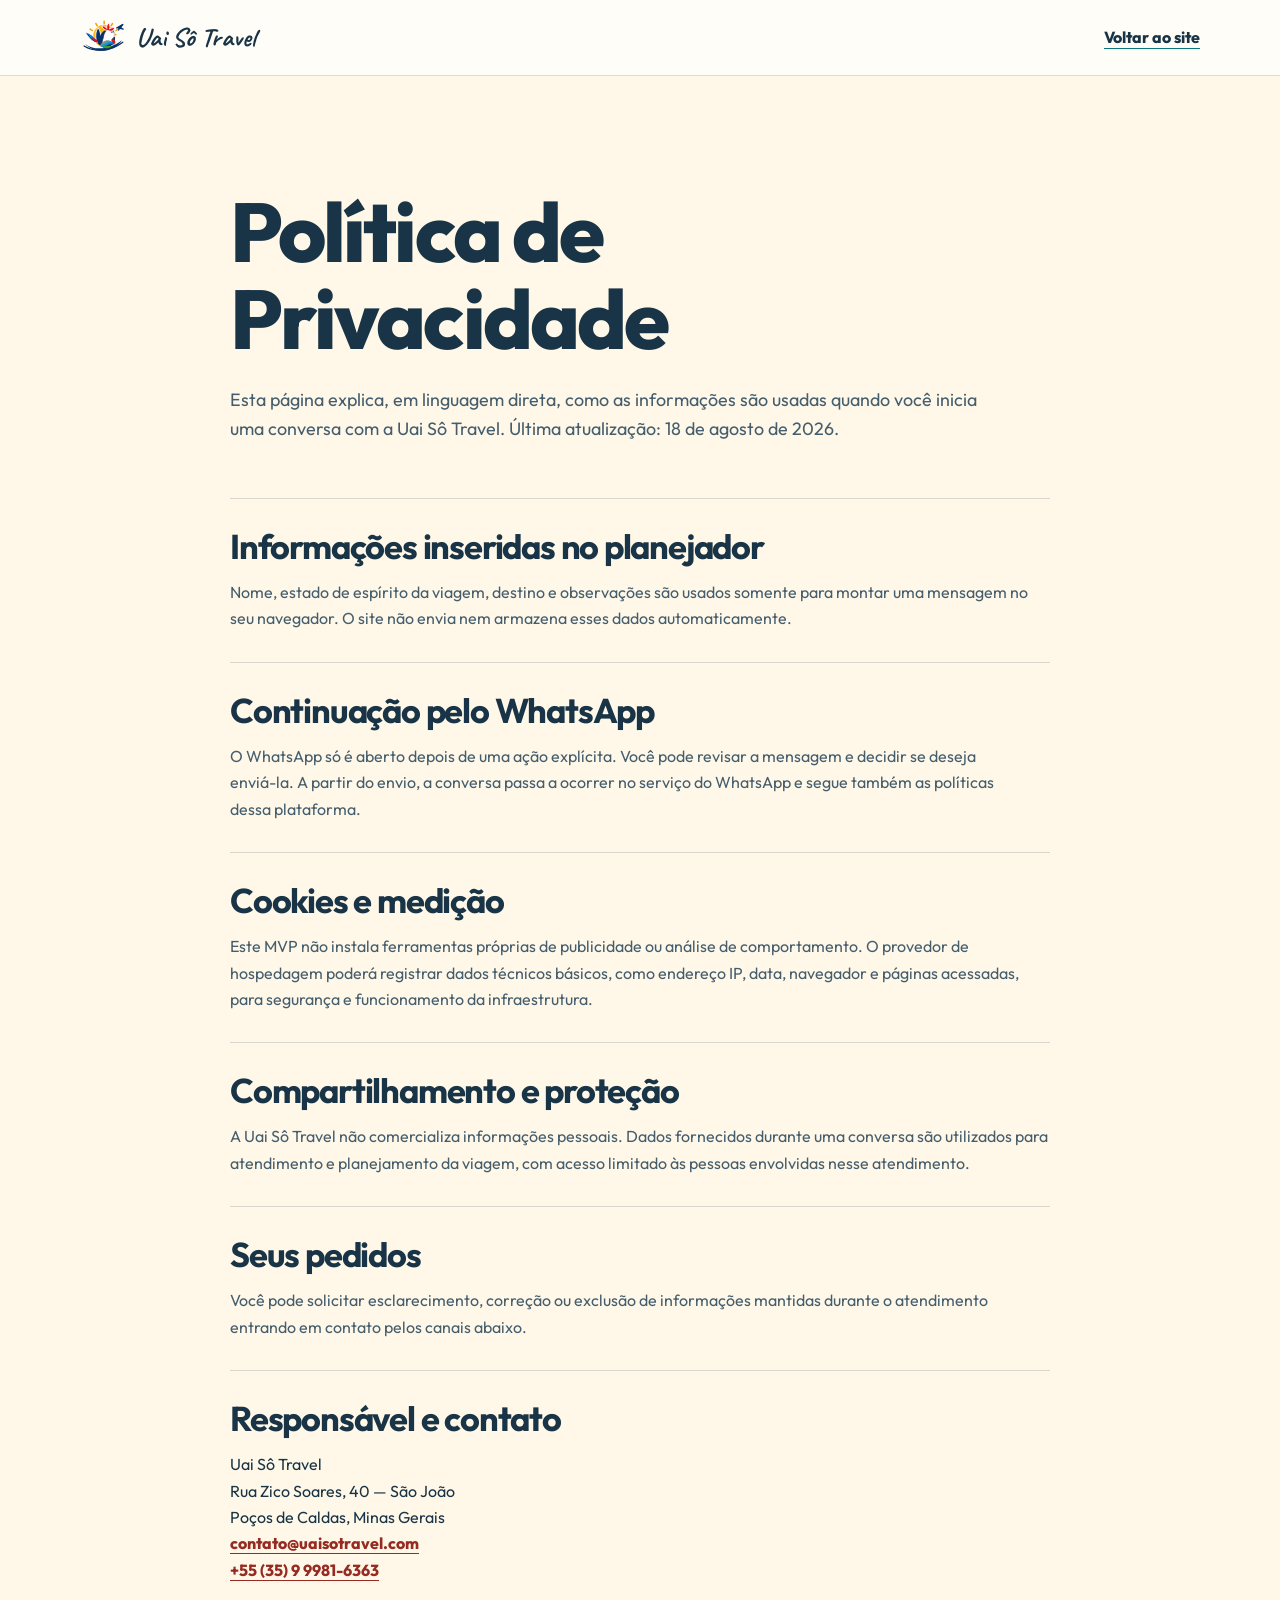
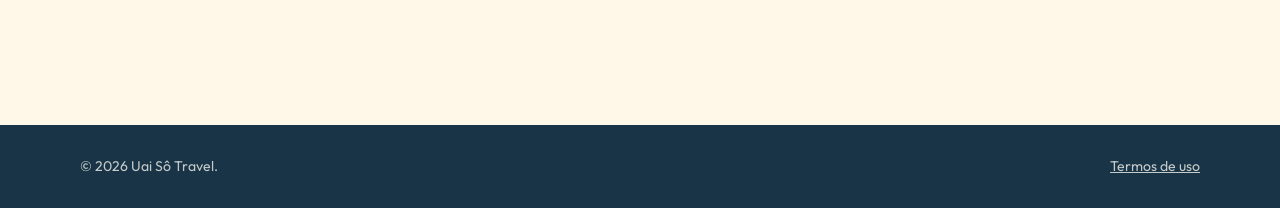
<file: privacidade/index.html>
<!doctype html>
<html lang="pt-BR">
<head>
  <meta charset="UTF-8">
  <meta name="viewport" content="width=device-width, initial-scale=1">
  <title>Política de Privacidade | Uai Sô Travel</title>
  <meta name="description" content="Saiba como a Uai Sô Travel trata as informações usadas para iniciar o planejamento de uma viagem.">
  <meta name="robots" content="index, follow">
  <link rel="canonical" href="https://www.uaisotravel.com/privacidade/">
  <meta property="og:type" content="website">
  <meta property="og:title" content="Política de Privacidade | Uai Sô Travel">
  <meta property="og:description" content="Informações claras sobre formulário, WhatsApp e contato com a Uai Sô Travel.">
  <meta property="og:url" content="https://www.uaisotravel.com/privacidade/">
  <meta property="og:image" content="https://www.uaisotravel.com/assets/brand/logo-uai-so-travel-source.png">
  <meta name="theme-color" content="#fff8e8">
  <link rel="icon" type="image/svg+xml" href="../assets/logo-uai-so-travel-mark-DQVhmNV_.svg">
  <link rel="preconnect" href="https://fonts.googleapis.com">
  <link rel="preconnect" href="https://fonts.gstatic.com" crossorigin>
  <link href="https://fonts.googleapis.com/css2?family=Caveat:wght@700&family=Outfit:wght@400;500;600;700;800&display=swap" rel="stylesheet">
  <link rel="stylesheet" href="../assets/legal-CrpzOSCy.css">
</head>
<body>
  <header class="legal-header">
    <div class="legal-shell"><a class="legal-brand" href="../index.html"><img src="data:image/svg+xml,%3csvg%20xmlns='http://www.w3.org/2000/svg'%20viewBox='0%200%20160%20120'%20role='img'%20aria-labelledby='title%20desc'%3e%3ctitle%20id='title'%3eSímbolo%20Uai%20Sô%20Travel%3c/title%3e%3cdesc%20id='desc'%3eGalinho%20diante%20do%20sol,%20com%20avião%20e%20rota%20de%20viagem%3c/desc%3e%3cdefs%3e%3clinearGradient%20id='sun'%20x1='0'%20y1='0'%20x2='1'%20y2='1'%3e%3cstop%20offset='0'%20stop-color='%23ffc21c'/%3e%3cstop%20offset='1'%20stop-color='%23f59a00'/%3e%3c/linearGradient%3e%3clinearGradient%20id='wing'%20x1='0'%20y1='0'%20x2='1'%20y2='1'%3e%3cstop%20offset='0'%20stop-color='%23ffb313'/%3e%3cstop%20offset='.52'%20stop-color='%230789eb'/%3e%3cstop%20offset='1'%20stop-color='%23043369'/%3e%3c/linearGradient%3e%3c/defs%3e%3cg%20fill='none'%20stroke='%23f59a00'%20stroke-linecap='round'%20stroke-width='5'%3e%3cpath%20d='M84%204v9M55%2012l5%208M113%2012l-5%208M35%2031l8%205M133%2031l-8%205'/%3e%3c/g%3e%3ccircle%20cx='84'%20cy='54'%20r='38'%20fill='url(%23sun)'/%3e%3cpath%20d='M18%2082c27%2022%2082%2022%20128-13-25%2040-92%2052-128%2013Z'%20fill='%2307326a'/%3e%3cpath%20d='M52%2077C37%2069%2027%2056%2018%2042c16%203%2028%2013%2038%2027-3-18-1-31%207-43%209%2014%2012%2031%208%2048Z'%20fill='%2307326a'%20stroke='%23fff'%20stroke-width='3'/%3e%3cpath%20d='M49%2070C36%2061%2031%2053%2027%2047c13%205%2022%2012%2029%2022Z'%20fill='%230789eb'/%3e%3cpath%20d='M58%2077C47%2070%2042%2063%2039%2057c11%204%2020%2010%2025%2018Z'%20fill='%23e51218'/%3e%3cpath%20d='M61%2079c8-31%2020-46%2037-46%2015%200%2023%2012%2024%2027%201%2018-11%2032-29%2033-14%201-25-4-32-14Z'%20fill='%2307326a'/%3e%3cpath%20d='M77%2072c5-11%204-20%208-27%204-8%2011-13%2019-12%2010%201%2016%209%2016%2018%200%207-4%2012-9%2016%200%206%203%2011%208%2015-12%201-22-3-28-10-4%208-10%2014-18%2018%204-8%205-13%204-18Z'%20fill='%23fff'%20stroke='%2307326a'%20stroke-width='3'/%3e%3cpath%20d='M88%2034c-7-3-11-8-12-14%207%200%2013%203%2017%209-1-8%202-14%207-18%204%206%206%2013%203%2020%206-5%2012-6%2018-4-2%206-7%2010-13%2012Z'%20fill='%23e51218'%20stroke='%23fff'%20stroke-linejoin='round'%20stroke-width='3'/%3e%3cpath%20d='M117%2043l14%207-14%208c3-5%203-10%200-15Z'%20fill='%23f5a400'%20stroke='%23fff'%20stroke-linejoin='round'%20stroke-width='2.5'/%3e%3ccircle%20cx='111'%20cy='42'%20r='2.2'%20fill='%2307326a'/%3e%3cpath%20d='M114%2064c8%204%2011%2010%208%2018-7-2-11-7-12-14Z'%20fill='%23e51218'/%3e%3cpath%20d='M69%2088c9-14%2019-20%2032-18%208%201%2014%206%2017%2013-13-2-25%203-35%2013Z'%20fill='url(%23wing)'/%3e%3cpath%20d='M77%2092c12-4%2023-4%2034-1-11%207-22%209-34%201Z'%20fill='%2340a40b'/%3e%3cg%20fill='%2307326a'%20transform='translate(123%2019)%20rotate(-13)'%3e%3cpath%20d='M0%208%2026%200l3%203-10%208%208%207-3%202-11-5-6%205-2-1%203-8L0%2010Z'/%3e%3c/g%3e%3cpath%20d='M14%2089c34%2021%2088%2022%20135-13'%20fill='none'%20stroke='%2307326a'%20stroke-linecap='round'%20stroke-width='4'/%3e%3c/svg%3e" width="160" height="120" alt=""><strong>Uai Sô Travel</strong></a><a class="legal-back" href="../index.html">Voltar ao site</a></div>
  </header>
  <main class="legal-main">
    <div class="legal-shell">
      <h1>Política de Privacidade</h1>
      <p class="legal-lead">Esta página explica, em linguagem direta, como as informações são usadas quando você inicia uma conversa com a Uai Sô Travel. Última atualização: 18 de agosto de 2026.</p>
      <section class="legal-section"><h2>Informações inseridas no planejador</h2><p>Nome, estado de espírito da viagem, destino e observações são usados somente para montar uma mensagem no seu navegador. O site não envia nem armazena esses dados automaticamente.</p></section>
      <section class="legal-section"><h2>Continuação pelo WhatsApp</h2><p>O WhatsApp só é aberto depois de uma ação explícita. Você pode revisar a mensagem e decidir se deseja enviá-la. A partir do envio, a conversa passa a ocorrer no serviço do WhatsApp e segue também as políticas dessa plataforma.</p></section>
      <section class="legal-section"><h2>Cookies e medição</h2><p>Este MVP não instala ferramentas próprias de publicidade ou análise de comportamento. O provedor de hospedagem poderá registrar dados técnicos básicos, como endereço IP, data, navegador e páginas acessadas, para segurança e funcionamento da infraestrutura.</p></section>
      <section class="legal-section"><h2>Compartilhamento e proteção</h2><p>A Uai Sô Travel não comercializa informações pessoais. Dados fornecidos durante uma conversa são utilizados para atendimento e planejamento da viagem, com acesso limitado às pessoas envolvidas nesse atendimento.</p></section>
      <section class="legal-section"><h2>Seus pedidos</h2><p>Você pode solicitar esclarecimento, correção ou exclusão de informações mantidas durante o atendimento entrando em contato pelos canais abaixo.</p></section>
      <section class="legal-section"><h2>Responsável e contato</h2><address class="legal-contact">Uai Sô Travel<br>Rua Zico Soares, 40 — São João<br>Poços de Caldas, Minas Gerais<br><a href="mailto:contato@uaisotravel.com">contato@uaisotravel.com</a><br><a href="https://wa.me/5535999816363">+55 (35) 9 9981-6363</a></address></section>
    </div>
  </main>
  <footer class="legal-footer"><div class="legal-shell"><p>© 2026 Uai Sô Travel.</p><p><a href="../termos/">Termos de uso</a></p></div></footer>
</body>
</html>
</file>
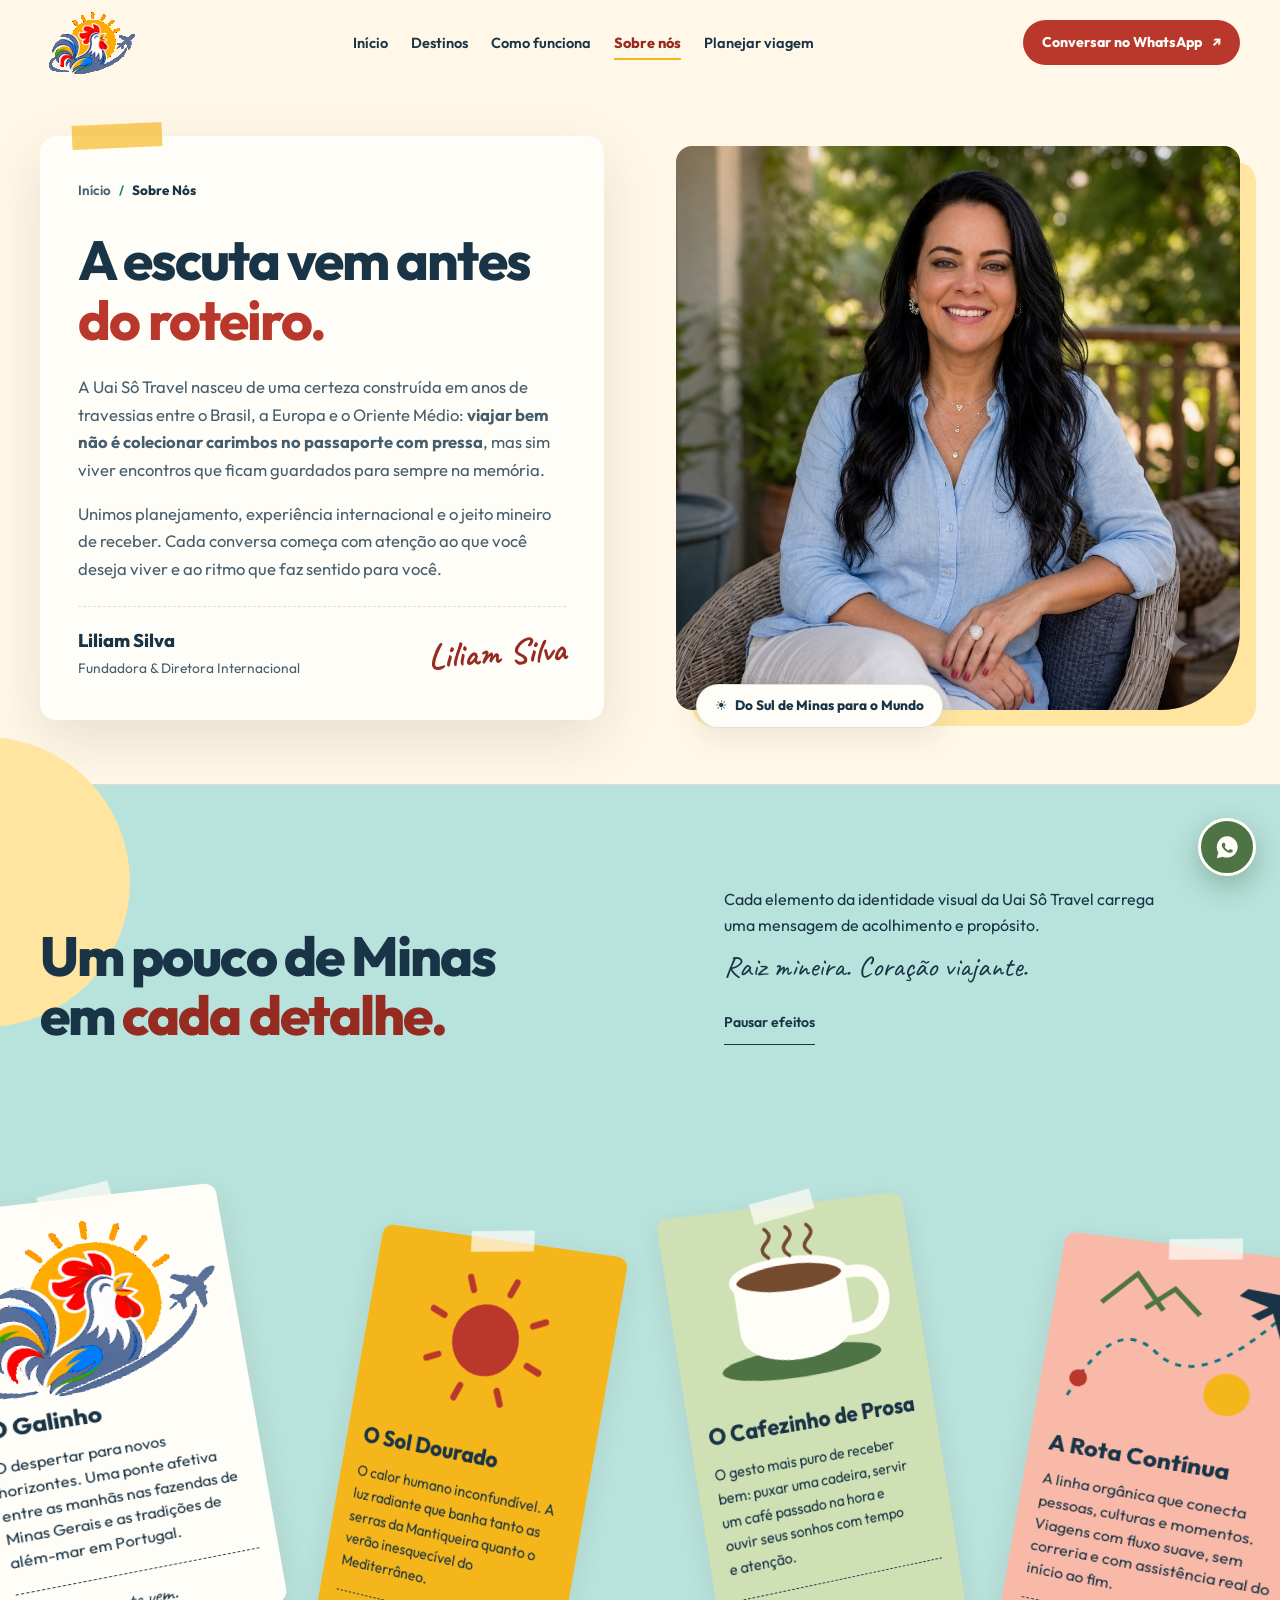
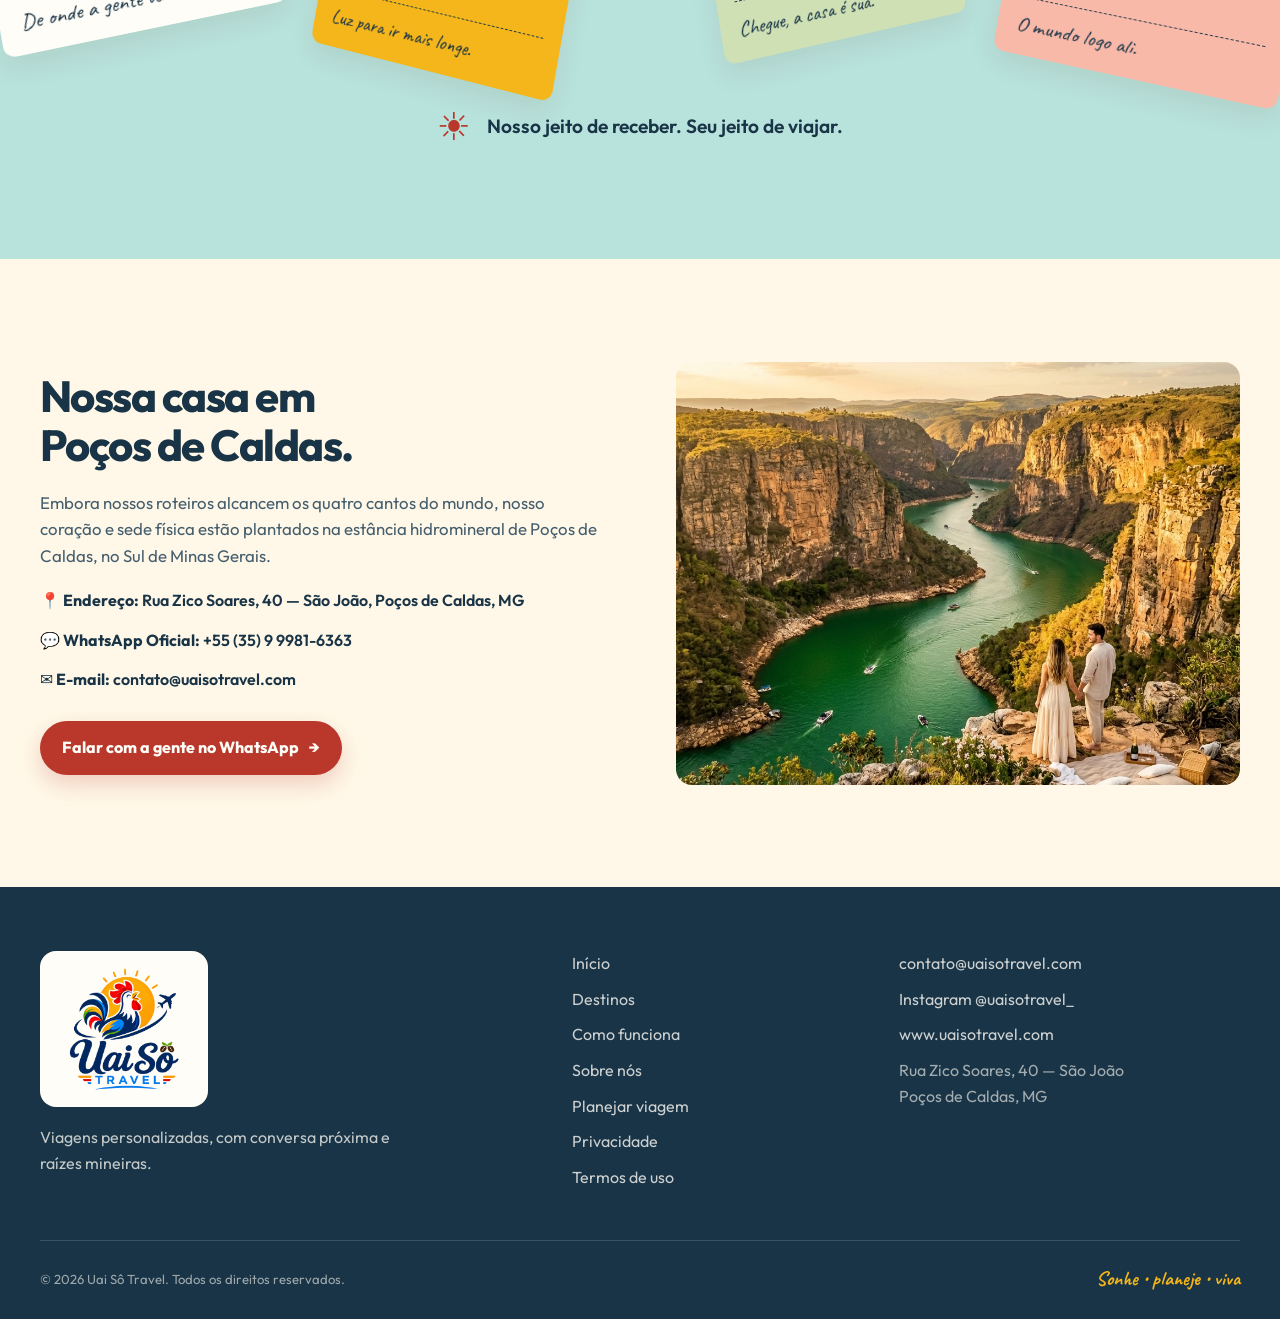
<file: sobre/index.html>
<!DOCTYPE html>
<html lang="pt-BR">
<head>
  <meta charset="UTF-8">
  <meta name="viewport" content="width=device-width, initial-scale=1, viewport-fit=cover">
  <title>Sobre Nós & Nossa Fundadora | Uai Sô Travel</title>
  <meta name="description" content="Conheça a história da Uai Sô Travel e de sua fundadora, Liliam Silva. Acolhimento mineiro e curadoria internacional para viagens personalizadas com alma.">
  <meta name="robots" content="index, follow, max-image-preview:large">
  <link rel="canonical" href="https://www.uaisotravel.com/sobre/">
  <meta property="og:locale" content="pt_BR">
  <meta property="og:type" content="website">
  <meta property="og:site_name" content="Uai Sô Travel">
  <meta property="og:title" content="Sobre Nós & Nossa Fundadora | Uai Sô Travel">
  <meta property="og:description" content="A escuta vem antes do roteiro. Conheça a história e a essência da Uai Sô Travel.">
  <meta property="og:url" content="https://www.uaisotravel.com/sobre/">
  <meta property="og:image" content="https://www.uaisotravel.com/assets/brand/logo-uai-so-travel-source.png">
  <meta property="og:image:alt" content="Logo oficial da Uai Sô Travel">
  <meta name="twitter:card" content="summary_large_image">
  <meta name="twitter:image" content="https://www.uaisotravel.com/assets/brand/logo-uai-so-travel-source.png">
  <meta name="theme-color" content="#FFF8E8">
  <link rel="icon" type="image/svg+xml" href="../assets/logo-uai-so-travel-mark-DQVhmNV_.svg">
  <link rel="preconnect" href="https://fonts.googleapis.com">
  <link rel="preconnect" href="https://fonts.gstatic.com" crossorigin>
  <link href="https://fonts.googleapis.com/css2?family=Caveat:wght@600;700&family=Outfit:wght@400;500;600;700;800&display=swap" rel="stylesheet">
  <link rel="stylesheet" href="../assets/site-refinement-DhaijZ3C.css">
  <link rel="stylesheet" href="../assets/solar-stories-BUYYVQZk.css">
</head>
<body class="inner-page">
  <a class="skip-link" href="#conteudo">Pular para o conteúdo</a>

  <header class="site-header is-scrolled" id="siteHeader">
    <div class="shell header-inner">
      <a class="brand" href="../index.html" aria-label="Uai Sô Travel — início">
        <svg class="brand-mark brand-mark-header" viewBox="0 0 1536 1024" role="img" aria-label="Uai Sô Travel">
          <defs>
            <filter id="header-logo-remove-black" color-interpolation-filters="sRGB">
              <feColorMatrix type="matrix" values="1 0 0 0 0 0 1 0 0 0 0 0 1 0 0 1.35 1.35 1.35 0 -0.08" />
            </filter>
          </defs>
          <image href="../assets/logo-uai-so-travel-header-web-C-xQfw5C.png" width="1536" height="1024" preserveAspectRatio="xMidYMid meet" filter="url(#header-logo-remove-black)" />
        </svg>
      </a>

      <button class="menu-toggle" id="menuToggle" type="button" aria-expanded="false" aria-controls="siteNav" aria-label="Abrir menu">
        <span></span><span></span>
      </button>

      <nav class="site-nav" id="siteNav" aria-label="Navegação principal">
        <a href="../index.html">Início</a>
        <a href="../destinos/index.html">Destinos</a>
        <a href="../como-funciona/index.html">Como funciona</a>
        <a href="./index.html" aria-current="page">Sobre nós</a>
        <a href="../planejar/index.html">Planejar viagem</a>
      </nav>

      <a class="button button-coral header-cta" href="https://wa.me/5535999816363?text=Ol%C3%A1!%20Gostaria%20de%20conversar%20com%20a%20Liliam%20Silva%20sobre%20uma%20viagem." target="_blank" rel="noopener" aria-label="Falar pelo WhatsApp">
        <span class="cta-label-full">Conversar no WhatsApp</span><span class="cta-label-short">Conversar</span><span aria-hidden="true">↗</span>
      </a>
    </div>
  </header>

  <main id="conteudo">
    <!-- Editorial Open Letter Hero -->
    <section class="sobre-hero">
      <div class="shell sobre-hero-grid">
        <!-- Open Letter Left -->
        <article class="sobre-letter">
          <nav class="breadcrumbs" aria-label="Trilha de navegação">
            <a href="../index.html">Início</a>
            <span aria-hidden="true">/</span>
            <span class="current">Sobre Nós</span>
          </nav>
          <h1 class="quote-monumental">A escuta vem antes<br><span>do roteiro.</span></h1>
          <div class="letter-body">
            <p>A Uai Sô Travel nasceu de uma certeza construída em anos de travessias entre o Brasil, a Europa e o Oriente Médio: <strong>viajar bem não é colecionar carimbos no passaporte com pressa</strong>, mas sim viver encontros que ficam guardados para sempre na memória.</p>
            <p>Unimos planejamento, experiência internacional e o jeito mineiro de receber. Cada conversa começa com atenção ao que você deseja viver e ao ritmo que faz sentido para você.</p>
          </div>
          <div class="letter-signature-block">
            <div class="signature-details">
              <strong>Liliam Silva</strong>
              <span>Fundadora & Diretora Internacional</span>
            </div>
            <div class="signature-script" aria-hidden="true">
              Liliam Silva
            </div>
          </div>
        </article>

        <!-- Portrait Frame Right -->
        <div class="portrait-editorial-frame">
          <div class="portrait-photo-wrap">
            <img src="../assets/founder-liliam-azul-BYn97M1E.jpg" width="1024" height="1024" alt="Retrato da Liliam Silva, fundadora da Uai Sô Travel" fetchpriority="high">
          </div>
          <div class="portrait-badge-seal">
            <span aria-hidden="true">☀️</span>
            <span>Do Sul de Minas para o Mundo</span>
          </div>
        </div>
      </div>
    </section>

    <!-- A identidade se abre como um pequeno álbum de viagem. -->
    <section class="section solar-story roots-story" id="nossa-essencia" aria-labelledby="rootsTitle" data-solar-story>
      <div class="shell">
        <header class="story-heading">
          <h2 id="rootsTitle">Um pouco de Minas<br>em <span>cada detalhe.</span></h2>
          <div><p>Cada elemento da identidade visual da Uai Sô Travel carrega uma mensagem de acolhimento e propósito.</p><p class="story-handwritten">Raiz mineira. Coração viajante.</p><button class="story-motion-toggle" type="button" aria-pressed="false" hidden>Pausar efeitos</button></div>
        </header>
        <div class="roots-album">
          <svg class="album-thread" viewBox="0 0 1200 400" preserveAspectRatio="none" aria-hidden="true"><path class="story-draw" pathLength="1" d="M0 275C170 80 240 340 385 182S641 13 730 185 984 373 1200 74"/></svg>
          <article class="roots-postcard roots-rooster"><div class="roots-art"><svg viewBox="0 0 1536 1024" aria-hidden="true" class="story-rooster"><defs><filter id="story-logo-remove-black" color-interpolation-filters="sRGB"><feColorMatrix type="matrix" values="1 0 0 0 0 0 1 0 0 0 0 0 1 0 0 1.35 1.35 1.35 0 -0.08"/></filter></defs><image href="../assets/logo-uai-so-travel-header-web-C-xQfw5C.png" width="1536" height="1024" filter="url(#story-logo-remove-black)"/></svg></div><div class="roots-caption"><h3>O Galinho</h3><p>O despertar para novos horizontes. Uma ponte afetiva entre as manhãs nas fazendas de Minas Gerais e as tradições de além-mar em Portugal.</p></div><p class="postcard-note" aria-hidden="true">De onde a gente vem.</p></article>
          <article class="roots-postcard roots-sun"><div class="roots-art"><svg viewBox="0 0 200 200" aria-hidden="true" class="story-sun"><g fill="none" stroke="currentColor" stroke-width="9" stroke-linecap="round"><path d="M100 12v18m0 140v18M12 100h18m140 0h18M38 38l13 13m98 98 13 13M38 162l13-13m98-98 13-13"/></g><circle cx="100" cy="100" r="48" fill="currentColor"/></svg></div><div class="roots-caption"><h3>O Sol Dourado</h3><p>O calor humano inconfundível. A luz radiante que banha tanto as serras da Mantiqueira quanto o verão inesquecível do Mediterrâneo.</p></div><p class="postcard-note" aria-hidden="true">Luz para ir mais longe.</p></article>
          <article class="roots-postcard roots-coffee"><div class="roots-art"><svg viewBox="0 0 240 180" aria-hidden="true" class="story-coffee"><ellipse cx="117" cy="147" rx="91" ry="16" fill="var(--leaf)"/><path d="M170 60h20c45 0 40 61-5 61h-17" fill="none" stroke="var(--paper)" stroke-width="13"/><path d="M52 58h128v52c0 46-128 46-128 0Z" fill="var(--paper)"/><ellipse cx="116" cy="58" rx="64" ry="18" fill="var(--coffee)" stroke="var(--paper)" stroke-width="8"/><g class="coffee-steam" fill="none" stroke="var(--coffee)" stroke-width="4" stroke-linecap="round"><path d="M96 35c-18-14 16-16 0-30m24 30c-18-14 16-16 0-30m24 30c-18-14 16-16 0-30"/></g></svg></div><div class="roots-caption"><h3>O Cafezinho de Prosa</h3><p>O gesto mais puro de receber bem: puxar uma cadeira, servir um café passado na hora e ouvir seus sonhos com tempo e atenção.</p></div><p class="postcard-note" aria-hidden="true">Chegue, a casa é sua.</p></article>
          <article class="roots-postcard roots-route"><div class="roots-art"><svg viewBox="0 0 240 180" aria-hidden="true" class="story-map"><path d="M10 157Q43 62 90 98T206 39" fill="none" stroke="var(--turquoise)" stroke-width="3" stroke-dasharray="6 7"/><circle cx="18" cy="137" r="9" fill="var(--coral)"/><path class="story-plane" d="m189 35-29-8 7-8 32 2 15-14c9-8 16-3 9 6l-15 17 6 31-8 8-12-28-12 9-8-4Z" fill="var(--ink)"/><path d="M28 53 59 18l31 35m-18 0 26-24 28 24" fill="none" stroke="var(--leaf)" stroke-width="5"/><circle cx="164" cy="131" r="22" fill="var(--marigold)"/></svg></div><div class="roots-caption"><h3>A Rota Contínua</h3><p>A linha orgânica que conecta pessoas, culturas e momentos. Viagens com fluxo suave, sem correria e com assistência real do início ao fim.</p></div><p class="postcard-note" aria-hidden="true">O mundo logo ali.</p></article>
        </div>
        <div class="story-signoff"><span aria-hidden="true">☀</span><p>Nosso jeito de receber. Seu jeito de viajar.</p></div>
      </div>
    </section>

    <!-- Physical Headquarters & Poços de Caldas -->
    <section class="section" style="background: var(--ivory);">
      <div class="shell">
        <div class="content-split">
          <div>

            <h2 class="section-title">Nossa casa em Poços de Caldas.</h2>
            <p style="color: var(--ink-soft); font-size: 1.05rem; line-height: 1.6; margin-bottom: 18px;">Embora nossos roteiros alcancem os quatro cantos do mundo, nosso coração e sede física estão plantados na estância hidromineral de Poços de Caldas, no Sul de Minas Gerais.</p>
            <div style="display: grid; gap: 14px; margin-bottom: 28px;">
              <p style="margin: 0; color: var(--ink); font-weight: 600;"><span aria-hidden="true">📍</span> <strong>Endereço:</strong> Rua Zico Soares, 40 — São João, Poços de Caldas, MG</p>
              <p style="margin: 0; color: var(--ink); font-weight: 600;"><span aria-hidden="true">💬</span> <strong>WhatsApp Oficial:</strong> +55 (35) 9 9981-6363</p>
              <p style="margin: 0; color: var(--ink); font-weight: 600;"><span aria-hidden="true">✉️</span> <strong>E-mail:</strong> contato@uaisotravel.com</p>
            </div>
            <a class="button button-coral" href="https://wa.me/5535999816363?text=Ol%C3%A1!%20Gostaria%20de%20falar%20com%20a%20equipe%20da%20Uai%20S%C3%B4%20Travel." target="_blank" rel="noopener">Falar com a gente no WhatsApp <span aria-hidden="true">→</span></a>
          </div>
          <div class="content-photo">
            <img src="../assets/destination_minas-DM-A_A-S.jpg" width="1024" height="680" alt="Paisagem de montanhas em Minas Gerais" loading="lazy">
          </div>
        </div>
      </div>
    </section>
  </main>

  <footer class="site-footer">
    <div class="shell footer-grid">
      <div>
        <a class="brand brand-footer" href="../index.html" aria-label="Uai Sô Travel — voltar ao início">
          <img class="brand-logo-full" src="../assets/logo-uai-so-travel-full-DszMGk9v.png" width="900" height="822" alt="">
        </a>
        <p>Viagens personalizadas, com conversa próxima e raízes mineiras.</p>
      </div>
      <nav aria-label="Navegação do rodapé">
        <a href="../index.html">Início</a>
        <a href="../destinos/index.html">Destinos</a>
        <a href="../como-funciona/index.html">Como funciona</a>
        <a href="./index.html">Sobre nós</a>
        <a href="../planejar/index.html">Planejar viagem</a>
        <a href="../privacidade/index.html">Privacidade</a>
        <a href="../termos/index.html">Termos de uso</a>
      </nav>
      <div class="footer-contact">
        <a href="mailto:contato@uaisotravel.com">contato@uaisotravel.com</a>
        <a href="https://www.instagram.com/uaisotravel_/" target="_blank" rel="noopener" aria-label="Instagram da Uai Sô Travel, abre em nova aba">Instagram @uaisotravel_</a>
        <a href="https://www.uaisotravel.com/">www.uaisotravel.com</a>
        <span>Rua Zico Soares, 40 — São João<br>Poços de Caldas, MG</span>
      </div>
    </div>
    <div class="shell footer-bottom">
      <p>© 2026 Uai Sô Travel. Todos os direitos reservados.</p>
      <p class="affection-note">Sonhe • planeje • viva</p>
    </div>
  </footer>

  <a class="floating-whatsapp" href="https://wa.me/5535999816363?text=Ol%C3%A1!%20Estou%20na%20p%C3%A1gina%20Sobre%20N%C3%B3s." target="_blank" rel="noopener" aria-label="Abrir WhatsApp">
    <svg viewBox="0 0 24 24" aria-hidden="true"><path d="M12 2a9.5 9.5 0 0 0-8.16 14.37L2.5 21.5l5.25-1.3A9.5 9.5 0 1 0 12 2Zm4.56 13.64c-.2.56-1.15 1.05-1.6 1.12-.42.07-.95.1-1.53-.08-.35-.11-.8-.26-1.38-.51-2.43-1.05-4.01-3.5-4.13-3.66-.12-.16-.99-1.31-.99-2.5s.63-1.78.85-2.02c.22-.24.48-.3.64-.3h.46c.15 0 .35-.05.55.42.2.48.69 1.68.75 1.8.06.12.1.27.02.43-.08.16-.12.26-.24.4-.12.14-.25.31-.36.42-.12.12-.24.25-.1.49.14.24.62 1.02 1.34 1.65.92.82 1.7 1.08 1.94 1.2.24.12.38.1.52-.06.14-.16.6-.7.76-.94.16-.24.32-.2.54-.12.22.08 1.39.66 1.63.78.24.12.4.18.46.28.06.1.06.58-.14 1.14Z"></path></svg>
  </a>

  <script>
/*!
 * GSAP 3.12.5
 * https://gsap.com
 * 
 * @license Copyright 2024, GreenSock. All rights reserved.
 * Subject to the terms at https://gsap.com/standard-license or for Club GSAP members, the agreement issued with that membership.
 * @author: Jack Doyle, jack@greensock.com
 */

!function(t,e){"object"==typeof exports&&"undefined"!=typeof module?e(exports):"function"==typeof define&&define.amd?define(["exports"],e):e((t=t||self).window=t.window||{})}(this,function(e){"use strict";function _inheritsLoose(t,e){t.prototype=Object.create(e.prototype),(t.prototype.constructor=t).__proto__=e}function _assertThisInitialized(t){if(void 0===t)throw new ReferenceError("this hasn't been initialised - super() hasn't been called");return t}function r(t){return"string"==typeof t}function s(t){return"function"==typeof t}function t(t){return"number"==typeof t}function u(t){return void 0===t}function v(t){return"object"==typeof t}function w(t){return!1!==t}function x(){return"undefined"!=typeof window}function y(t){return s(t)||r(t)}function P(t){return(i=yt(t,ot))&&ze}function Q(t,e){return console.warn("Invalid property",t,"set to",e,"Missing plugin? gsap.registerPlugin()")}function R(t,e){return!e&&console.warn(t)}function S(t,e){return t&&(ot[t]=e)&&i&&(i[t]=e)||ot}function T(){return 0}function ea(t){var e,r,i=t[0];if(v(i)||s(i)||(t=[t]),!(e=(i._gsap||{}).harness)){for(r=gt.length;r--&&!gt[r].targetTest(i););e=gt[r]}for(r=t.length;r--;)t[r]&&(t[r]._gsap||(t[r]._gsap=new Vt(t[r],e)))||t.splice(r,1);return t}function fa(t){return t._gsap||ea(Mt(t))[0]._gsap}function ga(t,e,r){return(r=t[e])&&s(r)?t[e]():u(r)&&t.getAttribute&&t.getAttribute(e)||r}function ha(t,e){return(t=t.split(",")).forEach(e)||t}function ia(t){return Math.round(1e5*t)/1e5||0}function ja(t){return Math.round(1e7*t)/1e7||0}function ka(t,e){var r=e.charAt(0),i=parseFloat(e.substr(2));return t=parseFloat(t),"+"===r?t+i:"-"===r?t-i:"*"===r?t*i:t/i}function la(t,e){for(var r=e.length,i=0;t.indexOf(e[i])<0&&++i<r;);return i<r}function ma(){var t,e,r=dt.length,i=dt.slice(0);for(ct={},t=dt.length=0;t<r;t++)(e=i[t])&&e._lazy&&(e.render(e._lazy[0],e._lazy[1],!0)._lazy=0)}function na(t,e,r,i){dt.length&&!L&&ma(),t.render(e,r,i||L&&e<0&&(t._initted||t._startAt)),dt.length&&!L&&ma()}function oa(t){var e=parseFloat(t);return(e||0===e)&&(t+"").match(at).length<2?e:r(t)?t.trim():t}function pa(t){return t}function qa(t,e){for(var r in e)r in t||(t[r]=e[r]);return t}function ta(t,e){for(var r in e)"__proto__"!==r&&"constructor"!==r&&"prototype"!==r&&(t[r]=v(e[r])?ta(t[r]||(t[r]={}),e[r]):e[r]);return t}function ua(t,e){var r,i={};for(r in t)r in e||(i[r]=t[r]);return i}function va(t){var e=t.parent||I,r=t.keyframes?function _setKeyframeDefaults(i){return function(t,e){for(var r in e)r in t||"duration"===r&&i||"ease"===r||(t[r]=e[r])}}(Z(t.keyframes)):qa;if(w(t.inherit))for(;e;)r(t,e.vars.defaults),e=e.parent||e._dp;return t}function xa(t,e,r,i,n){void 0===r&&(r="_first"),void 0===i&&(i="_last");var a,s=t[i];if(n)for(a=e[n];s&&s[n]>a;)s=s._prev;return s?(e._next=s._next,s._next=e):(e._next=t[r],t[r]=e),e._next?e._next._prev=e:t[i]=e,e._prev=s,e.parent=e._dp=t,e}function ya(t,e,r,i){void 0===r&&(r="_first"),void 0===i&&(i="_last");var n=e._prev,a=e._next;n?n._next=a:t[r]===e&&(t[r]=a),a?a._prev=n:t[i]===e&&(t[i]=n),e._next=e._prev=e.parent=null}function za(t,e){t.parent&&(!e||t.parent.autoRemoveChildren)&&t.parent.remove&&t.parent.remove(t),t._act=0}function Aa(t,e){if(t&&(!e||e._end>t._dur||e._start<0))for(var r=t;r;)r._dirty=1,r=r.parent;return t}function Ca(t,e,r,i){return t._startAt&&(L?t._startAt.revert(ht):t.vars.immediateRender&&!t.vars.autoRevert||t._startAt.render(e,!0,i))}function Ea(t){return t._repeat?Tt(t._tTime,t=t.duration()+t._rDelay)*t:0}function Ga(t,e){return(t-e._start)*e._ts+(0<=e._ts?0:e._dirty?e.totalDuration():e._tDur)}function Ha(t){return t._end=ja(t._start+(t._tDur/Math.abs(t._ts||t._rts||X)||0))}function Ia(t,e){var r=t._dp;return r&&r.smoothChildTiming&&t._ts&&(t._start=ja(r._time-(0<t._ts?e/t._ts:((t._dirty?t.totalDuration():t._tDur)-e)/-t._ts)),Ha(t),r._dirty||Aa(r,t)),t}function Ja(t,e){var r;if((e._time||!e._dur&&e._initted||e._start<t._time&&(e._dur||!e.add))&&(r=Ga(t.rawTime(),e),(!e._dur||Ot(0,e.totalDuration(),r)-e._tTime>X)&&e.render(r,!0)),Aa(t,e)._dp&&t._initted&&t._time>=t._dur&&t._ts){if(t._dur<t.duration())for(r=t;r._dp;)0<=r.rawTime()&&r.totalTime(r._tTime),r=r._dp;t._zTime=-X}}function Ka(e,r,i,n){return r.parent&&za(r),r._start=ja((t(i)?i:i||e!==I?xt(e,i,r):e._time)+r._delay),r._end=ja(r._start+(r.totalDuration()/Math.abs(r.timeScale())||0)),xa(e,r,"_first","_last",e._sort?"_start":0),bt(r)||(e._recent=r),n||Ja(e,r),e._ts<0&&Ia(e,e._tTime),e}function La(t,e){return(ot.ScrollTrigger||Q("scrollTrigger",e))&&ot.ScrollTrigger.create(e,t)}function Ma(t,e,r,i,n){return Qt(t,e,n),t._initted?!r&&t._pt&&!L&&(t._dur&&!1!==t.vars.lazy||!t._dur&&t.vars.lazy)&&f!==Rt.frame?(dt.push(t),t._lazy=[n,i],1):void 0:1}function Ra(t,e,r,i){var n=t._repeat,a=ja(e)||0,s=t._tTime/t._tDur;return s&&!i&&(t._time*=a/t._dur),t._dur=a,t._tDur=n?n<0?1e10:ja(a*(n+1)+t._rDelay*n):a,0<s&&!i&&Ia(t,t._tTime=t._tDur*s),t.parent&&Ha(t),r||Aa(t.parent,t),t}function Sa(t){return t instanceof Xt?Aa(t):Ra(t,t._dur)}function Va(e,r,i){var n,a,s=t(r[1]),o=(s?2:1)+(e<2?0:1),u=r[o];if(s&&(u.duration=r[1]),u.parent=i,e){for(n=u,a=i;a&&!("immediateRender"in n);)n=a.vars.defaults||{},a=w(a.vars.inherit)&&a.parent;u.immediateRender=w(n.immediateRender),e<2?u.runBackwards=1:u.startAt=r[o-1]}return new $t(r[0],u,r[1+o])}function Wa(t,e){return t||0===t?e(t):e}function Ya(t,e){return r(t)&&(e=st.exec(t))?e[1]:""}function _a(t,e){return t&&v(t)&&"length"in t&&(!e&&!t.length||t.length-1 in t&&v(t[0]))&&!t.nodeType&&t!==h}function cb(r){return r=Mt(r)[0]||R("Invalid scope")||{},function(t){var e=r.current||r.nativeElement||r;return Mt(t,e.querySelectorAll?e:e===r?R("Invalid scope")||a.createElement("div"):r)}}function db(t){return t.sort(function(){return.5-Math.random()})}function eb(t){if(s(t))return t;var p=v(t)?t:{each:t},_=jt(p.ease),m=p.from||0,g=parseFloat(p.base)||0,y={},e=0<m&&m<1,T=isNaN(m)||e,b=p.axis,w=m,x=m;return r(m)?w=x={center:.5,edges:.5,end:1}[m]||0:!e&&T&&(w=m[0],x=m[1]),function(t,e,r){var i,n,a,s,o,u,h,l,f,d=(r||p).length,c=y[d];if(!c){if(!(f="auto"===p.grid?0:(p.grid||[1,U])[1])){for(h=-U;h<(h=r[f++].getBoundingClientRect().left)&&f<d;);f<d&&f--}for(c=y[d]=[],i=T?Math.min(f,d)*w-.5:m%f,n=f===U?0:T?d*x/f-.5:m/f|0,l=U,u=h=0;u<d;u++)a=u%f-i,s=n-(u/f|0),c[u]=o=b?Math.abs("y"===b?s:a):K(a*a+s*s),h<o&&(h=o),o<l&&(l=o);"random"===m&&db(c),c.max=h-l,c.min=l,c.v=d=(parseFloat(p.amount)||parseFloat(p.each)*(d<f?d-1:b?"y"===b?d/f:f:Math.max(f,d/f))||0)*("edges"===m?-1:1),c.b=d<0?g-d:g,c.u=Ya(p.amount||p.each)||0,_=_&&d<0?Yt(_):_}return d=(c[t]-c.min)/c.max||0,ja(c.b+(_?_(d):d)*c.v)+c.u}}function fb(i){var n=Math.pow(10,((i+"").split(".")[1]||"").length);return function(e){var r=ja(Math.round(parseFloat(e)/i)*i*n);return(r-r%1)/n+(t(e)?0:Ya(e))}}function gb(h,e){var l,f,r=Z(h);return!r&&v(h)&&(l=r=h.radius||U,h.values?(h=Mt(h.values),(f=!t(h[0]))&&(l*=l)):h=fb(h.increment)),Wa(e,r?s(h)?function(t){return f=h(t),Math.abs(f-t)<=l?f:t}:function(e){for(var r,i,n=parseFloat(f?e.x:e),a=parseFloat(f?e.y:0),s=U,o=0,u=h.length;u--;)(r=f?(r=h[u].x-n)*r+(i=h[u].y-a)*i:Math.abs(h[u]-n))<s&&(s=r,o=u);return o=!l||s<=l?h[o]:e,f||o===e||t(e)?o:o+Ya(e)}:fb(h))}function hb(t,e,r,i){return Wa(Z(t)?!e:!0===r?!!(r=0):!i,function(){return Z(t)?t[~~(Math.random()*t.length)]:(r=r||1e-5)&&(i=r<1?Math.pow(10,(r+"").length-2):1)&&Math.floor(Math.round((t-r/2+Math.random()*(e-t+.99*r))/r)*r*i)/i})}function lb(e,r,t){return Wa(t,function(t){return e[~~r(t)]})}function ob(t){for(var e,r,i,n,a=0,s="";~(e=t.indexOf("random(",a));)i=t.indexOf(")",e),n="["===t.charAt(e+7),r=t.substr(e+7,i-e-7).match(n?at:tt),s+=t.substr(a,e-a)+hb(n?r:+r[0],n?0:+r[1],+r[2]||1e-5),a=i+1;return s+t.substr(a,t.length-a)}function rb(t,e,r){var i,n,a,s=t.labels,o=U;for(i in s)(n=s[i]-e)<0==!!r&&n&&o>(n=Math.abs(n))&&(a=i,o=n);return a}function tb(t){return za(t),t.scrollTrigger&&t.scrollTrigger.kill(!!L),t.progress()<1&&Ct(t,"onInterrupt"),t}function wb(t){if(t)if(t=!t.name&&t.default||t,x()||t.headless){var e=t.name,r=s(t),i=e&&!r&&t.init?function(){this._props=[]}:t,n={init:T,render:he,add:Wt,kill:ce,modifier:fe,rawVars:0},a={targetTest:0,get:0,getSetter:ne,aliases:{},register:0};if(Ft(),t!==i){if(pt[e])return;qa(i,qa(ua(t,n),a)),yt(i.prototype,yt(n,ua(t,a))),pt[i.prop=e]=i,t.targetTest&&(gt.push(i),ft[e]=1),e=("css"===e?"CSS":e.charAt(0).toUpperCase()+e.substr(1))+"Plugin"}S(e,i),t.register&&t.register(ze,i,_e)}else At.push(t)}function zb(t,e,r){return(6*(t+=t<0?1:1<t?-1:0)<1?e+(r-e)*t*6:t<.5?r:3*t<2?e+(r-e)*(2/3-t)*6:e)*St+.5|0}function Ab(e,r,i){var n,a,s,o,u,h,l,f,d,c,p=e?t(e)?[e>>16,e>>8&St,e&St]:0:zt.black;if(!p){if(","===e.substr(-1)&&(e=e.substr(0,e.length-1)),zt[e])p=zt[e];else if("#"===e.charAt(0)){if(e.length<6&&(e="#"+(n=e.charAt(1))+n+(a=e.charAt(2))+a+(s=e.charAt(3))+s+(5===e.length?e.charAt(4)+e.charAt(4):"")),9===e.length)return[(p=parseInt(e.substr(1,6),16))>>16,p>>8&St,p&St,parseInt(e.substr(7),16)/255];p=[(e=parseInt(e.substr(1),16))>>16,e>>8&St,e&St]}else if("hsl"===e.substr(0,3))if(p=c=e.match(tt),r){if(~e.indexOf("="))return p=e.match(et),i&&p.length<4&&(p[3]=1),p}else o=+p[0]%360/360,u=p[1]/100,n=2*(h=p[2]/100)-(a=h<=.5?h*(u+1):h+u-h*u),3<p.length&&(p[3]*=1),p[0]=zb(o+1/3,n,a),p[1]=zb(o,n,a),p[2]=zb(o-1/3,n,a);else p=e.match(tt)||zt.transparent;p=p.map(Number)}return r&&!c&&(n=p[0]/St,a=p[1]/St,s=p[2]/St,h=((l=Math.max(n,a,s))+(f=Math.min(n,a,s)))/2,l===f?o=u=0:(d=l-f,u=.5<h?d/(2-l-f):d/(l+f),o=l===n?(a-s)/d+(a<s?6:0):l===a?(s-n)/d+2:(n-a)/d+4,o*=60),p[0]=~~(o+.5),p[1]=~~(100*u+.5),p[2]=~~(100*h+.5)),i&&p.length<4&&(p[3]=1),p}function Bb(t){var r=[],i=[],n=-1;return t.split(Et).forEach(function(t){var e=t.match(rt)||[];r.push.apply(r,e),i.push(n+=e.length+1)}),r.c=i,r}function Cb(t,e,r){var i,n,a,s,o="",u=(t+o).match(Et),h=e?"hsla(":"rgba(",l=0;if(!u)return t;if(u=u.map(function(t){return(t=Ab(t,e,1))&&h+(e?t[0]+","+t[1]+"%,"+t[2]+"%,"+t[3]:t.join(","))+")"}),r&&(a=Bb(t),(i=r.c).join(o)!==a.c.join(o)))for(s=(n=t.replace(Et,"1").split(rt)).length-1;l<s;l++)o+=n[l]+(~i.indexOf(l)?u.shift()||h+"0,0,0,0)":(a.length?a:u.length?u:r).shift());if(!n)for(s=(n=t.split(Et)).length-1;l<s;l++)o+=n[l]+u[l];return o+n[s]}function Fb(t){var e,r=t.join(" ");if(Et.lastIndex=0,Et.test(r))return e=Dt.test(r),t[1]=Cb(t[1],e),t[0]=Cb(t[0],e,Bb(t[1])),!0}function Ob(t){var e=(t+"").split("("),r=Lt[e[0]];return r&&1<e.length&&r.config?r.config.apply(null,~t.indexOf("{")?[function _parseObjectInString(t){for(var e,r,i,n={},a=t.substr(1,t.length-3).split(":"),s=a[0],o=1,u=a.length;o<u;o++)r=a[o],e=o!==u-1?r.lastIndexOf(","):r.length,i=r.substr(0,e),n[s]=isNaN(i)?i.replace(Bt,"").trim():+i,s=r.substr(e+1).trim();return n}(e[1])]:function _valueInParentheses(t){var e=t.indexOf("(")+1,r=t.indexOf(")"),i=t.indexOf("(",e);return t.substring(e,~i&&i<r?t.indexOf(")",r+1):r)}(t).split(",").map(oa)):Lt._CE&&It.test(t)?Lt._CE("",t):r}function Qb(t,e){for(var r,i=t._first;i;)i instanceof Xt?Qb(i,e):!i.vars.yoyoEase||i._yoyo&&i._repeat||i._yoyo===e||(i.timeline?Qb(i.timeline,e):(r=i._ease,i._ease=i._yEase,i._yEase=r,i._yoyo=e)),i=i._next}function Sb(t,e,r,i){void 0===r&&(r=function easeOut(t){return 1-e(1-t)}),void 0===i&&(i=function easeInOut(t){return t<.5?e(2*t)/2:1-e(2*(1-t))/2});var n,a={easeIn:e,easeOut:r,easeInOut:i};return ha(t,function(t){for(var e in Lt[t]=ot[t]=a,Lt[n=t.toLowerCase()]=r,a)Lt[n+("easeIn"===e?".in":"easeOut"===e?".out":".inOut")]=Lt[t+"."+e]=a[e]}),a}function Tb(e){return function(t){return t<.5?(1-e(1-2*t))/2:.5+e(2*(t-.5))/2}}function Ub(r,t,e){function Jm(t){return 1===t?1:i*Math.pow(2,-10*t)*H((t-a)*n)+1}var i=1<=t?t:1,n=(e||(r?.3:.45))/(t<1?t:1),a=n/N*(Math.asin(1/i)||0),s="out"===r?Jm:"in"===r?function(t){return 1-Jm(1-t)}:Tb(Jm);return n=N/n,s.config=function(t,e){return Ub(r,t,e)},s}function Vb(e,r){function Rm(t){return t?--t*t*((r+1)*t+r)+1:0}void 0===r&&(r=1.70158);var t="out"===e?Rm:"in"===e?function(t){return 1-Rm(1-t)}:Tb(Rm);return t.config=function(t){return Vb(e,t)},t}var F,L,l,I,h,n,a,i,o,f,d,c,p,_,m,g,b,O,k,M,C,A,z,E,D,B,Y,j,q={autoSleep:120,force3D:"auto",nullTargetWarn:1,units:{lineHeight:""}},V={duration:.5,overwrite:!1,delay:0},U=1e8,X=1/U,N=2*Math.PI,G=N/4,W=0,K=Math.sqrt,J=Math.cos,H=Math.sin,$="function"==typeof ArrayBuffer&&ArrayBuffer.isView||function(){},Z=Array.isArray,tt=/(?:-?\.?\d|\.)+/gi,et=/[-+=.]*\d+[.e\-+]*\d*[e\-+]*\d*/g,rt=/[-+=.]*\d+[.e-]*\d*[a-z%]*/g,it=/[-+=.]*\d+\.?\d*(?:e-|e\+)?\d*/gi,nt=/[+-]=-?[.\d]+/,at=/[^,'"\[\]\s]+/gi,st=/^[+\-=e\s\d]*\d+[.\d]*([a-z]*|%)\s*$/i,ot={},ut={suppressEvents:!0,isStart:!0,kill:!1},ht={suppressEvents:!0,kill:!1},lt={suppressEvents:!0},ft={},dt=[],ct={},pt={},_t={},mt=30,gt=[],vt="",yt=function _merge(t,e){for(var r in e)t[r]=e[r];return t},Tt=function _animationCycle(t,e){var r=Math.floor(t/=e);return t&&r===t?r-1:r},bt=function _isFromOrFromStart(t){var e=t.data;return"isFromStart"===e||"isStart"===e},wt={_start:0,endTime:T,totalDuration:T},xt=function _parsePosition(t,e,i){var n,a,s,o=t.labels,u=t._recent||wt,h=t.duration()>=U?u.endTime(!1):t._dur;return r(e)&&(isNaN(e)||e in o)?(a=e.charAt(0),s="%"===e.substr(-1),n=e.indexOf("="),"<"===a||">"===a?(0<=n&&(e=e.replace(/=/,"")),("<"===a?u._start:u.endTime(0<=u._repeat))+(parseFloat(e.substr(1))||0)*(s?(n<0?u:i).totalDuration()/100:1)):n<0?(e in o||(o[e]=h),o[e]):(a=parseFloat(e.charAt(n-1)+e.substr(n+1)),s&&i&&(a=a/100*(Z(i)?i[0]:i).totalDuration()),1<n?_parsePosition(t,e.substr(0,n-1),i)+a:h+a)):null==e?h:+e},Ot=function _clamp(t,e,r){return r<t?t:e<r?e:r},kt=[].slice,Mt=function toArray(t,e,i){return l&&!e&&l.selector?l.selector(t):!r(t)||i||!n&&Ft()?Z(t)?function _flatten(t,e,i){return void 0===i&&(i=[]),t.forEach(function(t){return r(t)&&!e||_a(t,1)?i.push.apply(i,Mt(t)):i.push(t)})||i}(t,i):_a(t)?kt.call(t,0):t?[t]:[]:kt.call((e||a).querySelectorAll(t),0)},Pt=function mapRange(e,t,r,i,n){var a=t-e,s=i-r;return Wa(n,function(t){return r+((t-e)/a*s||0)})},Ct=function _callback(t,e,r){var i,n,a,s=t.vars,o=s[e],u=l,h=t._ctx;if(o)return i=s[e+"Params"],n=s.callbackScope||t,r&&dt.length&&ma(),h&&(l=h),a=i?o.apply(n,i):o.call(n),l=u,a},At=[],St=255,zt={aqua:[0,St,St],lime:[0,St,0],silver:[192,192,192],black:[0,0,0],maroon:[128,0,0],teal:[0,128,128],blue:[0,0,St],navy:[0,0,128],white:[St,St,St],olive:[128,128,0],yellow:[St,St,0],orange:[St,165,0],gray:[128,128,128],purple:[128,0,128],green:[0,128,0],red:[St,0,0],pink:[St,192,203],cyan:[0,St,St],transparent:[St,St,St,0]},Et=function(){var t,e="(?:\\b(?:(?:rgb|rgba|hsl|hsla)\\(.+?\\))|\\B#(?:[0-9a-f]{3,4}){1,2}\\b";for(t in zt)e+="|"+t+"\\b";return new RegExp(e+")","gi")}(),Dt=/hsl[a]?\(/,Rt=(k=Date.now,M=500,C=33,A=k(),z=A,D=E=1e3/240,g={time:0,frame:0,tick:function tick(){yl(!0)},deltaRatio:function deltaRatio(t){return b/(1e3/(t||60))},wake:function wake(){o&&(!n&&x()&&(h=n=window,a=h.document||{},ot.gsap=ze,(h.gsapVersions||(h.gsapVersions=[])).push(ze.version),P(i||h.GreenSockGlobals||!h.gsap&&h||{}),At.forEach(wb)),m="undefined"!=typeof requestAnimationFrame&&requestAnimationFrame,p&&g.sleep(),_=m||function(t){return setTimeout(t,D-1e3*g.time+1|0)},c=1,yl(2))},sleep:function sleep(){(m?cancelAnimationFrame:clearTimeout)(p),c=0,_=T},lagSmoothing:function lagSmoothing(t,e){M=t||1/0,C=Math.min(e||33,M)},fps:function fps(t){E=1e3/(t||240),D=1e3*g.time+E},add:function add(n,t,e){var a=t?function(t,e,r,i){n(t,e,r,i),g.remove(a)}:n;return g.remove(n),B[e?"unshift":"push"](a),Ft(),a},remove:function remove(t,e){~(e=B.indexOf(t))&&B.splice(e,1)&&e<=O&&O--},_listeners:B=[]}),Ft=function _wake(){return!c&&Rt.wake()},Lt={},It=/^[\d.\-M][\d.\-,\s]/,Bt=/["']/g,Yt=function _invertEase(e){return function(t){return 1-e(1-t)}},jt=function _parseEase(t,e){return t&&(s(t)?t:Lt[t]||Ob(t))||e};function yl(t){var e,r,i,n,a=k()-z,s=!0===t;if((M<a||a<0)&&(A+=a-C),(0<(e=(i=(z+=a)-A)-D)||s)&&(n=++g.frame,b=i-1e3*g.time,g.time=i/=1e3,D+=e+(E<=e?4:E-e),r=1),s||(p=_(yl)),r)for(O=0;O<B.length;O++)B[O](i,b,n,t)}function gn(t){return t<j?Y*t*t:t<.7272727272727273?Y*Math.pow(t-1.5/2.75,2)+.75:t<.9090909090909092?Y*(t-=2.25/2.75)*t+.9375:Y*Math.pow(t-2.625/2.75,2)+.984375}ha("Linear,Quad,Cubic,Quart,Quint,Strong",function(t,e){var r=e<5?e+1:e;Sb(t+",Power"+(r-1),e?function(t){return Math.pow(t,r)}:function(t){return t},function(t){return 1-Math.pow(1-t,r)},function(t){return t<.5?Math.pow(2*t,r)/2:1-Math.pow(2*(1-t),r)/2})}),Lt.Linear.easeNone=Lt.none=Lt.Linear.easeIn,Sb("Elastic",Ub("in"),Ub("out"),Ub()),Y=7.5625,j=1/2.75,Sb("Bounce",function(t){return 1-gn(1-t)},gn),Sb("Expo",function(t){return t?Math.pow(2,10*(t-1)):0}),Sb("Circ",function(t){return-(K(1-t*t)-1)}),Sb("Sine",function(t){return 1===t?1:1-J(t*G)}),Sb("Back",Vb("in"),Vb("out"),Vb()),Lt.SteppedEase=Lt.steps=ot.SteppedEase={config:function config(t,e){void 0===t&&(t=1);var r=1/t,i=t+(e?0:1),n=e?1:0;return function(t){return((i*Ot(0,.99999999,t)|0)+n)*r}}},V.ease=Lt["quad.out"],ha("onComplete,onUpdate,onStart,onRepeat,onReverseComplete,onInterrupt",function(t){return vt+=t+","+t+"Params,"});var qt,Vt=function GSCache(t,e){this.id=W++,(t._gsap=this).target=t,this.harness=e,this.get=e?e.get:ga,this.set=e?e.getSetter:ne},Ut=((qt=Animation.prototype).delay=function delay(t){return t||0===t?(this.parent&&this.parent.smoothChildTiming&&this.startTime(this._start+t-this._delay),this._delay=t,this):this._delay},qt.duration=function duration(t){return arguments.length?this.totalDuration(0<this._repeat?t+(t+this._rDelay)*this._repeat:t):this.totalDuration()&&this._dur},qt.totalDuration=function totalDuration(t){return arguments.length?(this._dirty=0,Ra(this,this._repeat<0?t:(t-this._repeat*this._rDelay)/(this._repeat+1))):this._tDur},qt.totalTime=function totalTime(t,e){if(Ft(),!arguments.length)return this._tTime;var r=this._dp;if(r&&r.smoothChildTiming&&this._ts){for(Ia(this,t),!r._dp||r.parent||Ja(r,this);r&&r.parent;)r.parent._time!==r._start+(0<=r._ts?r._tTime/r._ts:(r.totalDuration()-r._tTime)/-r._ts)&&r.totalTime(r._tTime,!0),r=r.parent;!this.parent&&this._dp.autoRemoveChildren&&(0<this._ts&&t<this._tDur||this._ts<0&&0<t||!this._tDur&&!t)&&Ka(this._dp,this,this._start-this._delay)}return(this._tTime!==t||!this._dur&&!e||this._initted&&Math.abs(this._zTime)===X||!t&&!this._initted&&(this.add||this._ptLookup))&&(this._ts||(this._pTime=t),na(this,t,e)),this},qt.time=function time(t,e){return arguments.length?this.totalTime(Math.min(this.totalDuration(),t+Ea(this))%(this._dur+this._rDelay)||(t?this._dur:0),e):this._time},qt.totalProgress=function totalProgress(t,e){return arguments.length?this.totalTime(this.totalDuration()*t,e):this.totalDuration()?Math.min(1,this._tTime/this._tDur):0<this.rawTime()?1:0},qt.progress=function progress(t,e){return arguments.length?this.totalTime(this.duration()*(!this._yoyo||1&this.iteration()?t:1-t)+Ea(this),e):this.duration()?Math.min(1,this._time/this._dur):0<this.rawTime()?1:0},qt.iteration=function iteration(t,e){var r=this.duration()+this._rDelay;return arguments.length?this.totalTime(this._time+(t-1)*r,e):this._repeat?Tt(this._tTime,r)+1:1},qt.timeScale=function timeScale(t,e){if(!arguments.length)return this._rts===-X?0:this._rts;if(this._rts===t)return this;var r=this.parent&&this._ts?Ga(this.parent._time,this):this._tTime;return this._rts=+t||0,this._ts=this._ps||t===-X?0:this._rts,this.totalTime(Ot(-Math.abs(this._delay),this._tDur,r),!1!==e),Ha(this),function _recacheAncestors(t){for(var e=t.parent;e&&e.parent;)e._dirty=1,e.totalDuration(),e=e.parent;return t}(this)},qt.paused=function paused(t){return arguments.length?(this._ps!==t&&((this._ps=t)?(this._pTime=this._tTime||Math.max(-this._delay,this.rawTime()),this._ts=this._act=0):(Ft(),this._ts=this._rts,this.totalTime(this.parent&&!this.parent.smoothChildTiming?this.rawTime():this._tTime||this._pTime,1===this.progress()&&Math.abs(this._zTime)!==X&&(this._tTime-=X)))),this):this._ps},qt.startTime=function startTime(t){if(arguments.length){this._start=t;var e=this.parent||this._dp;return!e||!e._sort&&this.parent||Ka(e,this,t-this._delay),this}return this._start},qt.endTime=function endTime(t){return this._start+(w(t)?this.totalDuration():this.duration())/Math.abs(this._ts||1)},qt.rawTime=function rawTime(t){var e=this.parent||this._dp;return e?t&&(!this._ts||this._repeat&&this._time&&this.totalProgress()<1)?this._tTime%(this._dur+this._rDelay):this._ts?Ga(e.rawTime(t),this):this._tTime:this._tTime},qt.revert=function revert(t){void 0===t&&(t=lt);var e=L;return L=t,(this._initted||this._startAt)&&(this.timeline&&this.timeline.revert(t),this.totalTime(-.01,t.suppressEvents)),"nested"!==this.data&&!1!==t.kill&&this.kill(),L=e,this},qt.globalTime=function globalTime(t){for(var e=this,r=arguments.length?t:e.rawTime();e;)r=e._start+r/(Math.abs(e._ts)||1),e=e._dp;return!this.parent&&this._sat?this._sat.globalTime(t):r},qt.repeat=function repeat(t){return arguments.length?(this._repeat=t===1/0?-2:t,Sa(this)):-2===this._repeat?1/0:this._repeat},qt.repeatDelay=function repeatDelay(t){if(arguments.length){var e=this._time;return this._rDelay=t,Sa(this),e?this.time(e):this}return this._rDelay},qt.yoyo=function yoyo(t){return arguments.length?(this._yoyo=t,this):this._yoyo},qt.seek=function seek(t,e){return this.totalTime(xt(this,t),w(e))},qt.restart=function restart(t,e){return this.play().totalTime(t?-this._delay:0,w(e))},qt.play=function play(t,e){return null!=t&&this.seek(t,e),this.reversed(!1).paused(!1)},qt.reverse=function reverse(t,e){return null!=t&&this.seek(t||this.totalDuration(),e),this.reversed(!0).paused(!1)},qt.pause=function pause(t,e){return null!=t&&this.seek(t,e),this.paused(!0)},qt.resume=function resume(){return this.paused(!1)},qt.reversed=function reversed(t){return arguments.length?(!!t!==this.reversed()&&this.timeScale(-this._rts||(t?-X:0)),this):this._rts<0},qt.invalidate=function invalidate(){return this._initted=this._act=0,this._zTime=-X,this},qt.isActive=function isActive(){var t,e=this.parent||this._dp,r=this._start;return!(e&&!(this._ts&&this._initted&&e.isActive()&&(t=e.rawTime(!0))>=r&&t<this.endTime(!0)-X))},qt.eventCallback=function eventCallback(t,e,r){var i=this.vars;return 1<arguments.length?(e?(i[t]=e,r&&(i[t+"Params"]=r),"onUpdate"===t&&(this._onUpdate=e)):delete i[t],this):i[t]},qt.then=function then(t){var i=this;return new Promise(function(e){function Co(){var t=i.then;i.then=null,s(r)&&(r=r(i))&&(r.then||r===i)&&(i.then=t),e(r),i.then=t}var r=s(t)?t:pa;i._initted&&1===i.totalProgress()&&0<=i._ts||!i._tTime&&i._ts<0?Co():i._prom=Co})},qt.kill=function kill(){tb(this)},Animation);function Animation(t){this.vars=t,this._delay=+t.delay||0,(this._repeat=t.repeat===1/0?-2:t.repeat||0)&&(this._rDelay=t.repeatDelay||0,this._yoyo=!!t.yoyo||!!t.yoyoEase),this._ts=1,Ra(this,+t.duration,1,1),this.data=t.data,l&&(this._ctx=l).data.push(this),c||Rt.wake()}qa(Ut.prototype,{_time:0,_start:0,_end:0,_tTime:0,_tDur:0,_dirty:0,_repeat:0,_yoyo:!1,parent:null,_initted:!1,_rDelay:0,_ts:1,_dp:0,ratio:0,_zTime:-X,_prom:0,_ps:!1,_rts:1});var Xt=function(i){function Timeline(t,e){var r;return void 0===t&&(t={}),(r=i.call(this,t)||this).labels={},r.smoothChildTiming=!!t.smoothChildTiming,r.autoRemoveChildren=!!t.autoRemoveChildren,r._sort=w(t.sortChildren),I&&Ka(t.parent||I,_assertThisInitialized(r),e),t.reversed&&r.reverse(),t.paused&&r.paused(!0),t.scrollTrigger&&La(_assertThisInitialized(r),t.scrollTrigger),r}_inheritsLoose(Timeline,i);var e=Timeline.prototype;return e.to=function to(t,e,r){return Va(0,arguments,this),this},e.from=function from(t,e,r){return Va(1,arguments,this),this},e.fromTo=function fromTo(t,e,r,i){return Va(2,arguments,this),this},e.set=function set(t,e,r){return e.duration=0,e.parent=this,va(e).repeatDelay||(e.repeat=0),e.immediateRender=!!e.immediateRender,new $t(t,e,xt(this,r),1),this},e.call=function call(t,e,r){return Ka(this,$t.delayedCall(0,t,e),r)},e.staggerTo=function staggerTo(t,e,r,i,n,a,s){return r.duration=e,r.stagger=r.stagger||i,r.onComplete=a,r.onCompleteParams=s,r.parent=this,new $t(t,r,xt(this,n)),this},e.staggerFrom=function staggerFrom(t,e,r,i,n,a,s){return r.runBackwards=1,va(r).immediateRender=w(r.immediateRender),this.staggerTo(t,e,r,i,n,a,s)},e.staggerFromTo=function staggerFromTo(t,e,r,i,n,a,s,o){return i.startAt=r,va(i).immediateRender=w(i.immediateRender),this.staggerTo(t,e,i,n,a,s,o)},e.render=function render(t,e,r){var i,n,a,s,o,u,h,l,f,d,c,p,_=this._time,m=this._dirty?this.totalDuration():this._tDur,g=this._dur,v=t<=0?0:ja(t),y=this._zTime<0!=t<0&&(this._initted||!g);if(this!==I&&m<v&&0<=t&&(v=m),v!==this._tTime||r||y){if(_!==this._time&&g&&(v+=this._time-_,t+=this._time-_),i=v,f=this._start,u=!(l=this._ts),y&&(g||(_=this._zTime),!t&&e||(this._zTime=t)),this._repeat){if(c=this._yoyo,o=g+this._rDelay,this._repeat<-1&&t<0)return this.totalTime(100*o+t,e,r);if(i=ja(v%o),v===m?(s=this._repeat,i=g):((s=~~(v/o))&&s===v/o&&(i=g,s--),g<i&&(i=g)),d=Tt(this._tTime,o),!_&&this._tTime&&d!==s&&this._tTime-d*o-this._dur<=0&&(d=s),c&&1&s&&(i=g-i,p=1),s!==d&&!this._lock){var T=c&&1&d,b=T===(c&&1&s);if(s<d&&(T=!T),_=T?0:v%g?g:v,this._lock=1,this.render(_||(p?0:ja(s*o)),e,!g)._lock=0,this._tTime=v,!e&&this.parent&&Ct(this,"onRepeat"),this.vars.repeatRefresh&&!p&&(this.invalidate()._lock=1),_&&_!==this._time||u!=!this._ts||this.vars.onRepeat&&!this.parent&&!this._act)return this;if(g=this._dur,m=this._tDur,b&&(this._lock=2,_=T?g:-1e-4,this.render(_,!0),this.vars.repeatRefresh&&!p&&this.invalidate()),this._lock=0,!this._ts&&!u)return this;Qb(this,p)}}if(this._hasPause&&!this._forcing&&this._lock<2&&(h=function _findNextPauseTween(t,e,r){var i;if(e<r)for(i=t._first;i&&i._start<=r;){if("isPause"===i.data&&i._start>e)return i;i=i._next}else for(i=t._last;i&&i._start>=r;){if("isPause"===i.data&&i._start<e)return i;i=i._prev}}(this,ja(_),ja(i)))&&(v-=i-(i=h._start)),this._tTime=v,this._time=i,this._act=!l,this._initted||(this._onUpdate=this.vars.onUpdate,this._initted=1,this._zTime=t,_=0),!_&&i&&!e&&!s&&(Ct(this,"onStart"),this._tTime!==v))return this;if(_<=i&&0<=t)for(n=this._first;n;){if(a=n._next,(n._act||i>=n._start)&&n._ts&&h!==n){if(n.parent!==this)return this.render(t,e,r);if(n.render(0<n._ts?(i-n._start)*n._ts:(n._dirty?n.totalDuration():n._tDur)+(i-n._start)*n._ts,e,r),i!==this._time||!this._ts&&!u){h=0,a&&(v+=this._zTime=-X);break}}n=a}else{n=this._last;for(var w=t<0?t:i;n;){if(a=n._prev,(n._act||w<=n._end)&&n._ts&&h!==n){if(n.parent!==this)return this.render(t,e,r);if(n.render(0<n._ts?(w-n._start)*n._ts:(n._dirty?n.totalDuration():n._tDur)+(w-n._start)*n._ts,e,r||L&&(n._initted||n._startAt)),i!==this._time||!this._ts&&!u){h=0,a&&(v+=this._zTime=w?-X:X);break}}n=a}}if(h&&!e&&(this.pause(),h.render(_<=i?0:-X)._zTime=_<=i?1:-1,this._ts))return this._start=f,Ha(this),this.render(t,e,r);this._onUpdate&&!e&&Ct(this,"onUpdate",!0),(v===m&&this._tTime>=this.totalDuration()||!v&&_)&&(f!==this._start&&Math.abs(l)===Math.abs(this._ts)||this._lock||(!t&&g||!(v===m&&0<this._ts||!v&&this._ts<0)||za(this,1),e||t<0&&!_||!v&&!_&&m||(Ct(this,v===m&&0<=t?"onComplete":"onReverseComplete",!0),!this._prom||v<m&&0<this.timeScale()||this._prom())))}return this},e.add=function add(e,i){var n=this;if(t(i)||(i=xt(this,i,e)),!(e instanceof Ut)){if(Z(e))return e.forEach(function(t){return n.add(t,i)}),this;if(r(e))return this.addLabel(e,i);if(!s(e))return this;e=$t.delayedCall(0,e)}return this!==e?Ka(this,e,i):this},e.getChildren=function getChildren(t,e,r,i){void 0===t&&(t=!0),void 0===e&&(e=!0),void 0===r&&(r=!0),void 0===i&&(i=-U);for(var n=[],a=this._first;a;)a._start>=i&&(a instanceof $t?e&&n.push(a):(r&&n.push(a),t&&n.push.apply(n,a.getChildren(!0,e,r)))),a=a._next;return n},e.getById=function getById(t){for(var e=this.getChildren(1,1,1),r=e.length;r--;)if(e[r].vars.id===t)return e[r]},e.remove=function remove(t){return r(t)?this.removeLabel(t):s(t)?this.killTweensOf(t):(ya(this,t),t===this._recent&&(this._recent=this._last),Aa(this))},e.totalTime=function totalTime(t,e){return arguments.length?(this._forcing=1,!this._dp&&this._ts&&(this._start=ja(Rt.time-(0<this._ts?t/this._ts:(this.totalDuration()-t)/-this._ts))),i.prototype.totalTime.call(this,t,e),this._forcing=0,this):this._tTime},e.addLabel=function addLabel(t,e){return this.labels[t]=xt(this,e),this},e.removeLabel=function removeLabel(t){return delete this.labels[t],this},e.addPause=function addPause(t,e,r){var i=$t.delayedCall(0,e||T,r);return i.data="isPause",this._hasPause=1,Ka(this,i,xt(this,t))},e.removePause=function removePause(t){var e=this._first;for(t=xt(this,t);e;)e._start===t&&"isPause"===e.data&&za(e),e=e._next},e.killTweensOf=function killTweensOf(t,e,r){for(var i=this.getTweensOf(t,r),n=i.length;n--;)Nt!==i[n]&&i[n].kill(t,e);return this},e.getTweensOf=function getTweensOf(e,r){for(var i,n=[],a=Mt(e),s=this._first,o=t(r);s;)s instanceof $t?la(s._targets,a)&&(o?(!Nt||s._initted&&s._ts)&&s.globalTime(0)<=r&&s.globalTime(s.totalDuration())>r:!r||s.isActive())&&n.push(s):(i=s.getTweensOf(a,r)).length&&n.push.apply(n,i),s=s._next;return n},e.tweenTo=function tweenTo(t,e){e=e||{};var r,i=this,n=xt(i,t),a=e.startAt,s=e.onStart,o=e.onStartParams,u=e.immediateRender,h=$t.to(i,qa({ease:e.ease||"none",lazy:!1,immediateRender:!1,time:n,overwrite:"auto",duration:e.duration||Math.abs((n-(a&&"time"in a?a.time:i._time))/i.timeScale())||X,onStart:function onStart(){if(i.pause(),!r){var t=e.duration||Math.abs((n-(a&&"time"in a?a.time:i._time))/i.timeScale());h._dur!==t&&Ra(h,t,0,1).render(h._time,!0,!0),r=1}s&&s.apply(h,o||[])}},e));return u?h.render(0):h},e.tweenFromTo=function tweenFromTo(t,e,r){return this.tweenTo(e,qa({startAt:{time:xt(this,t)}},r))},e.recent=function recent(){return this._recent},e.nextLabel=function nextLabel(t){return void 0===t&&(t=this._time),rb(this,xt(this,t))},e.previousLabel=function previousLabel(t){return void 0===t&&(t=this._time),rb(this,xt(this,t),1)},e.currentLabel=function currentLabel(t){return arguments.length?this.seek(t,!0):this.previousLabel(this._time+X)},e.shiftChildren=function shiftChildren(t,e,r){void 0===r&&(r=0);for(var i,n=this._first,a=this.labels;n;)n._start>=r&&(n._start+=t,n._end+=t),n=n._next;if(e)for(i in a)a[i]>=r&&(a[i]+=t);return Aa(this)},e.invalidate=function invalidate(t){var e=this._first;for(this._lock=0;e;)e.invalidate(t),e=e._next;return i.prototype.invalidate.call(this,t)},e.clear=function clear(t){void 0===t&&(t=!0);for(var e,r=this._first;r;)e=r._next,this.remove(r),r=e;return this._dp&&(this._time=this._tTime=this._pTime=0),t&&(this.labels={}),Aa(this)},e.totalDuration=function totalDuration(t){var e,r,i,n=0,a=this,s=a._last,o=U;if(arguments.length)return a.timeScale((a._repeat<0?a.duration():a.totalDuration())/(a.reversed()?-t:t));if(a._dirty){for(i=a.parent;s;)e=s._prev,s._dirty&&s.totalDuration(),o<(r=s._start)&&a._sort&&s._ts&&!a._lock?(a._lock=1,Ka(a,s,r-s._delay,1)._lock=0):o=r,r<0&&s._ts&&(n-=r,(!i&&!a._dp||i&&i.smoothChildTiming)&&(a._start+=r/a._ts,a._time-=r,a._tTime-=r),a.shiftChildren(-r,!1,-Infinity),o=0),s._end>n&&s._ts&&(n=s._end),s=e;Ra(a,a===I&&a._time>n?a._time:n,1,1),a._dirty=0}return a._tDur},Timeline.updateRoot=function updateRoot(t){if(I._ts&&(na(I,Ga(t,I)),f=Rt.frame),Rt.frame>=mt){mt+=q.autoSleep||120;var e=I._first;if((!e||!e._ts)&&q.autoSleep&&Rt._listeners.length<2){for(;e&&!e._ts;)e=e._next;e||Rt.sleep()}}},Timeline}(Ut);qa(Xt.prototype,{_lock:0,_hasPause:0,_forcing:0});function ac(t,e,i,n,a,o){var u,h,l,f;if(pt[t]&&!1!==(u=new pt[t]).init(a,u.rawVars?e[t]:function _processVars(t,e,i,n,a){if(s(t)&&(t=Kt(t,a,e,i,n)),!v(t)||t.style&&t.nodeType||Z(t)||$(t))return r(t)?Kt(t,a,e,i,n):t;var o,u={};for(o in t)u[o]=Kt(t[o],a,e,i,n);return u}(e[t],n,a,o,i),i,n,o)&&(i._pt=h=new _e(i._pt,a,t,0,1,u.render,u,0,u.priority),i!==d))for(l=i._ptLookup[i._targets.indexOf(a)],f=u._props.length;f--;)l[u._props[f]]=h;return u}function gc(t,r,e,i){var n,a,s=r.ease||i||"power1.inOut";if(Z(r))a=e[t]||(e[t]=[]),r.forEach(function(t,e){return a.push({t:e/(r.length-1)*100,v:t,e:s})});else for(n in r)a=e[n]||(e[n]=[]),"ease"===n||a.push({t:parseFloat(t),v:r[n],e:s})}var Nt,Gt,Wt=function _addPropTween(t,e,i,n,a,o,u,h,l,f){s(n)&&(n=n(a||0,t,o));var d,c=t[e],p="get"!==i?i:s(c)?l?t[e.indexOf("set")||!s(t["get"+e.substr(3)])?e:"get"+e.substr(3)](l):t[e]():c,_=s(c)?l?re:te:Zt;if(r(n)&&(~n.indexOf("random(")&&(n=ob(n)),"="===n.charAt(1)&&(!(d=ka(p,n)+(Ya(p)||0))&&0!==d||(n=d))),!f||p!==n||Gt)return isNaN(p*n)||""===n?(c||e in t||Q(e,n),function _addComplexStringPropTween(t,e,r,i,n,a,s){var o,u,h,l,f,d,c,p,_=new _e(this._pt,t,e,0,1,ue,null,n),m=0,g=0;for(_.b=r,_.e=i,r+="",(c=~(i+="").indexOf("random("))&&(i=ob(i)),a&&(a(p=[r,i],t,e),r=p[0],i=p[1]),u=r.match(it)||[];o=it.exec(i);)l=o[0],f=i.substring(m,o.index),h?h=(h+1)%5:"rgba("===f.substr(-5)&&(h=1),l!==u[g++]&&(d=parseFloat(u[g-1])||0,_._pt={_next:_._pt,p:f||1===g?f:",",s:d,c:"="===l.charAt(1)?ka(d,l)-d:parseFloat(l)-d,m:h&&h<4?Math.round:0},m=it.lastIndex);return _.c=m<i.length?i.substring(m,i.length):"",_.fp=s,(nt.test(i)||c)&&(_.e=0),this._pt=_}.call(this,t,e,p,n,_,h||q.stringFilter,l)):(d=new _e(this._pt,t,e,+p||0,n-(p||0),"boolean"==typeof c?se:ae,0,_),l&&(d.fp=l),u&&d.modifier(u,this,t),this._pt=d)},Qt=function _initTween(t,e,r){var i,n,a,s,o,u,h,l,f,d,c,p,_,m=t.vars,g=m.ease,v=m.startAt,y=m.immediateRender,T=m.lazy,b=m.onUpdate,x=m.runBackwards,O=m.yoyoEase,k=m.keyframes,M=m.autoRevert,P=t._dur,C=t._startAt,A=t._targets,S=t.parent,z=S&&"nested"===S.data?S.vars.targets:A,E="auto"===t._overwrite&&!F,D=t.timeline;if(!D||k&&g||(g="none"),t._ease=jt(g,V.ease),t._yEase=O?Yt(jt(!0===O?g:O,V.ease)):0,O&&t._yoyo&&!t._repeat&&(O=t._yEase,t._yEase=t._ease,t._ease=O),t._from=!D&&!!m.runBackwards,!D||k&&!m.stagger){if(p=(l=A[0]?fa(A[0]).harness:0)&&m[l.prop],i=ua(m,ft),C&&(C._zTime<0&&C.progress(1),e<0&&x&&y&&!M?C.render(-1,!0):C.revert(x&&P?ht:ut),C._lazy=0),v){if(za(t._startAt=$t.set(A,qa({data:"isStart",overwrite:!1,parent:S,immediateRender:!0,lazy:!C&&w(T),startAt:null,delay:0,onUpdate:b&&function(){return Ct(t,"onUpdate")},stagger:0},v))),t._startAt._dp=0,t._startAt._sat=t,e<0&&(L||!y&&!M)&&t._startAt.revert(ht),y&&P&&e<=0&&r<=0)return void(e&&(t._zTime=e))}else if(x&&P&&!C)if(e&&(y=!1),a=qa({overwrite:!1,data:"isFromStart",lazy:y&&!C&&w(T),immediateRender:y,stagger:0,parent:S},i),p&&(a[l.prop]=p),za(t._startAt=$t.set(A,a)),t._startAt._dp=0,t._startAt._sat=t,e<0&&(L?t._startAt.revert(ht):t._startAt.render(-1,!0)),t._zTime=e,y){if(!e)return}else _initTween(t._startAt,X,X);for(t._pt=t._ptCache=0,T=P&&w(T)||T&&!P,n=0;n<A.length;n++){if(h=(o=A[n])._gsap||ea(A)[n]._gsap,t._ptLookup[n]=d={},ct[h.id]&&dt.length&&ma(),c=z===A?n:z.indexOf(o),l&&!1!==(f=new l).init(o,p||i,t,c,z)&&(t._pt=s=new _e(t._pt,o,f.name,0,1,f.render,f,0,f.priority),f._props.forEach(function(t){d[t]=s}),f.priority&&(u=1)),!l||p)for(a in i)pt[a]&&(f=ac(a,i,t,c,o,z))?f.priority&&(u=1):d[a]=s=Wt.call(t,o,a,"get",i[a],c,z,0,m.stringFilter);t._op&&t._op[n]&&t.kill(o,t._op[n]),E&&t._pt&&(Nt=t,I.killTweensOf(o,d,t.globalTime(e)),_=!t.parent,Nt=0),t._pt&&T&&(ct[h.id]=1)}u&&pe(t),t._onInit&&t._onInit(t)}t._onUpdate=b,t._initted=(!t._op||t._pt)&&!_,k&&e<=0&&D.render(U,!0,!0)},Kt=function _parseFuncOrString(t,e,i,n,a){return s(t)?t.call(e,i,n,a):r(t)&&~t.indexOf("random(")?ob(t):t},Jt=vt+"repeat,repeatDelay,yoyo,repeatRefresh,yoyoEase,autoRevert",Ht={};ha(Jt+",id,stagger,delay,duration,paused,scrollTrigger",function(t){return Ht[t]=1});var $t=function(D){function Tween(e,r,i,n){var a;"number"==typeof r&&(i.duration=r,r=i,i=null);var s,o,u,h,l,f,d,c,p=(a=D.call(this,n?r:va(r))||this).vars,_=p.duration,m=p.delay,g=p.immediateRender,T=p.stagger,b=p.overwrite,x=p.keyframes,O=p.defaults,k=p.scrollTrigger,M=p.yoyoEase,P=r.parent||I,C=(Z(e)||$(e)?t(e[0]):"length"in r)?[e]:Mt(e);if(a._targets=C.length?ea(C):R("GSAP target "+e+" not found. https://gsap.com",!q.nullTargetWarn)||[],a._ptLookup=[],a._overwrite=b,x||T||y(_)||y(m)){if(r=a.vars,(s=a.timeline=new Xt({data:"nested",defaults:O||{},targets:P&&"nested"===P.data?P.vars.targets:C})).kill(),s.parent=s._dp=_assertThisInitialized(a),s._start=0,T||y(_)||y(m)){if(h=C.length,d=T&&eb(T),v(T))for(l in T)~Jt.indexOf(l)&&((c=c||{})[l]=T[l]);for(o=0;o<h;o++)(u=ua(r,Ht)).stagger=0,M&&(u.yoyoEase=M),c&&yt(u,c),f=C[o],u.duration=+Kt(_,_assertThisInitialized(a),o,f,C),u.delay=(+Kt(m,_assertThisInitialized(a),o,f,C)||0)-a._delay,!T&&1===h&&u.delay&&(a._delay=m=u.delay,a._start+=m,u.delay=0),s.to(f,u,d?d(o,f,C):0),s._ease=Lt.none;s.duration()?_=m=0:a.timeline=0}else if(x){va(qa(s.vars.defaults,{ease:"none"})),s._ease=jt(x.ease||r.ease||"none");var A,S,z,E=0;if(Z(x))x.forEach(function(t){return s.to(C,t,">")}),s.duration();else{for(l in u={},x)"ease"===l||"easeEach"===l||gc(l,x[l],u,x.easeEach);for(l in u)for(A=u[l].sort(function(t,e){return t.t-e.t}),o=E=0;o<A.length;o++)(z={ease:(S=A[o]).e,duration:(S.t-(o?A[o-1].t:0))/100*_})[l]=S.v,s.to(C,z,E),E+=z.duration;s.duration()<_&&s.to({},{duration:_-s.duration()})}}_||a.duration(_=s.duration())}else a.timeline=0;return!0!==b||F||(Nt=_assertThisInitialized(a),I.killTweensOf(C),Nt=0),Ka(P,_assertThisInitialized(a),i),r.reversed&&a.reverse(),r.paused&&a.paused(!0),(g||!_&&!x&&a._start===ja(P._time)&&w(g)&&function _hasNoPausedAncestors(t){return!t||t._ts&&_hasNoPausedAncestors(t.parent)}(_assertThisInitialized(a))&&"nested"!==P.data)&&(a._tTime=-X,a.render(Math.max(0,-m)||0)),k&&La(_assertThisInitialized(a),k),a}_inheritsLoose(Tween,D);var e=Tween.prototype;return e.render=function render(t,e,r){var i,n,a,s,o,u,h,l,f,d=this._time,c=this._tDur,p=this._dur,_=t<0,m=c-X<t&&!_?c:t<X?0:t;if(p){if(m!==this._tTime||!t||r||!this._initted&&this._tTime||this._startAt&&this._zTime<0!=_){if(i=m,l=this.timeline,this._repeat){if(s=p+this._rDelay,this._repeat<-1&&_)return this.totalTime(100*s+t,e,r);if(i=ja(m%s),m===c?(a=this._repeat,i=p):((a=~~(m/s))&&a===ja(m/s)&&(i=p,a--),p<i&&(i=p)),(u=this._yoyo&&1&a)&&(f=this._yEase,i=p-i),o=Tt(this._tTime,s),i===d&&!r&&this._initted&&a===o)return this._tTime=m,this;a!==o&&(l&&this._yEase&&Qb(l,u),this.vars.repeatRefresh&&!u&&!this._lock&&this._time!==s&&this._initted&&(this._lock=r=1,this.render(ja(s*a),!0).invalidate()._lock=0))}if(!this._initted){if(Ma(this,_?t:i,r,e,m))return this._tTime=0,this;if(!(d===this._time||r&&this.vars.repeatRefresh&&a!==o))return this;if(p!==this._dur)return this.render(t,e,r)}if(this._tTime=m,this._time=i,!this._act&&this._ts&&(this._act=1,this._lazy=0),this.ratio=h=(f||this._ease)(i/p),this._from&&(this.ratio=h=1-h),i&&!d&&!e&&!a&&(Ct(this,"onStart"),this._tTime!==m))return this;for(n=this._pt;n;)n.r(h,n.d),n=n._next;l&&l.render(t<0?t:l._dur*l._ease(i/this._dur),e,r)||this._startAt&&(this._zTime=t),this._onUpdate&&!e&&(_&&Ca(this,t,0,r),Ct(this,"onUpdate")),this._repeat&&a!==o&&this.vars.onRepeat&&!e&&this.parent&&Ct(this,"onRepeat"),m!==this._tDur&&m||this._tTime!==m||(_&&!this._onUpdate&&Ca(this,t,0,!0),!t&&p||!(m===this._tDur&&0<this._ts||!m&&this._ts<0)||za(this,1),e||_&&!d||!(m||d||u)||(Ct(this,m===c?"onComplete":"onReverseComplete",!0),!this._prom||m<c&&0<this.timeScale()||this._prom()))}}else!function _renderZeroDurationTween(t,e,r,i){var n,a,s,o=t.ratio,u=e<0||!e&&(!t._start&&function _parentPlayheadIsBeforeStart(t){var e=t.parent;return e&&e._ts&&e._initted&&!e._lock&&(e.rawTime()<0||_parentPlayheadIsBeforeStart(e))}(t)&&(t._initted||!bt(t))||(t._ts<0||t._dp._ts<0)&&!bt(t))?0:1,h=t._rDelay,l=0;if(h&&t._repeat&&(l=Ot(0,t._tDur,e),a=Tt(l,h),t._yoyo&&1&a&&(u=1-u),a!==Tt(t._tTime,h)&&(o=1-u,t.vars.repeatRefresh&&t._initted&&t.invalidate())),u!==o||L||i||t._zTime===X||!e&&t._zTime){if(!t._initted&&Ma(t,e,i,r,l))return;for(s=t._zTime,t._zTime=e||(r?X:0),r=r||e&&!s,t.ratio=u,t._from&&(u=1-u),t._time=0,t._tTime=l,n=t._pt;n;)n.r(u,n.d),n=n._next;e<0&&Ca(t,e,0,!0),t._onUpdate&&!r&&Ct(t,"onUpdate"),l&&t._repeat&&!r&&t.parent&&Ct(t,"onRepeat"),(e>=t._tDur||e<0)&&t.ratio===u&&(u&&za(t,1),r||L||(Ct(t,u?"onComplete":"onReverseComplete",!0),t._prom&&t._prom()))}else t._zTime||(t._zTime=e)}(this,t,e,r);return this},e.targets=function targets(){return this._targets},e.invalidate=function invalidate(t){return t&&this.vars.runBackwards||(this._startAt=0),this._pt=this._op=this._onUpdate=this._lazy=this.ratio=0,this._ptLookup=[],this.timeline&&this.timeline.invalidate(t),D.prototype.invalidate.call(this,t)},e.resetTo=function resetTo(t,e,r,i,n){c||Rt.wake(),this._ts||this.play();var a,s=Math.min(this._dur,(this._dp._time-this._start)*this._ts);return this._initted||Qt(this,s),a=this._ease(s/this._dur),function _updatePropTweens(t,e,r,i,n,a,s,o){var u,h,l,f,d=(t._pt&&t._ptCache||(t._ptCache={}))[e];if(!d)for(d=t._ptCache[e]=[],l=t._ptLookup,f=t._targets.length;f--;){if((u=l[f][e])&&u.d&&u.d._pt)for(u=u.d._pt;u&&u.p!==e&&u.fp!==e;)u=u._next;if(!u)return Gt=1,t.vars[e]="+=0",Qt(t,s),Gt=0,o?R(e+" not eligible for reset"):1;d.push(u)}for(f=d.length;f--;)(u=(h=d[f])._pt||h).s=!i&&0!==i||n?u.s+(i||0)+a*u.c:i,u.c=r-u.s,h.e&&(h.e=ia(r)+Ya(h.e)),h.b&&(h.b=u.s+Ya(h.b))}(this,t,e,r,i,a,s,n)?this.resetTo(t,e,r,i,1):(Ia(this,0),this.parent||xa(this._dp,this,"_first","_last",this._dp._sort?"_start":0),this.render(0))},e.kill=function kill(t,e){if(void 0===e&&(e="all"),!(t||e&&"all"!==e))return this._lazy=this._pt=0,this.parent?tb(this):this;if(this.timeline){var i=this.timeline.totalDuration();return this.timeline.killTweensOf(t,e,Nt&&!0!==Nt.vars.overwrite)._first||tb(this),this.parent&&i!==this.timeline.totalDuration()&&Ra(this,this._dur*this.timeline._tDur/i,0,1),this}var n,a,s,o,u,h,l,f=this._targets,d=t?Mt(t):f,c=this._ptLookup,p=this._pt;if((!e||"all"===e)&&function _arraysMatch(t,e){for(var r=t.length,i=r===e.length;i&&r--&&t[r]===e[r];);return r<0}(f,d))return"all"===e&&(this._pt=0),tb(this);for(n=this._op=this._op||[],"all"!==e&&(r(e)&&(u={},ha(e,function(t){return u[t]=1}),e=u),e=function _addAliasesToVars(t,e){var r,i,n,a,s=t[0]?fa(t[0]).harness:0,o=s&&s.aliases;if(!o)return e;for(i in r=yt({},e),o)if(i in r)for(n=(a=o[i].split(",")).length;n--;)r[a[n]]=r[i];return r}(f,e)),l=f.length;l--;)if(~d.indexOf(f[l]))for(u in a=c[l],"all"===e?(n[l]=e,o=a,s={}):(s=n[l]=n[l]||{},o=e),o)(h=a&&a[u])&&("kill"in h.d&&!0!==h.d.kill(u)||ya(this,h,"_pt"),delete a[u]),"all"!==s&&(s[u]=1);return this._initted&&!this._pt&&p&&tb(this),this},Tween.to=function to(t,e,r){return new Tween(t,e,r)},Tween.from=function from(t,e){return Va(1,arguments)},Tween.delayedCall=function delayedCall(t,e,r,i){return new Tween(e,0,{immediateRender:!1,lazy:!1,overwrite:!1,delay:t,onComplete:e,onReverseComplete:e,onCompleteParams:r,onReverseCompleteParams:r,callbackScope:i})},Tween.fromTo=function fromTo(t,e,r){return Va(2,arguments)},Tween.set=function set(t,e){return e.duration=0,e.repeatDelay||(e.repeat=0),new Tween(t,e)},Tween.killTweensOf=function killTweensOf(t,e,r){return I.killTweensOf(t,e,r)},Tween}(Ut);qa($t.prototype,{_targets:[],_lazy:0,_startAt:0,_op:0,_onInit:0}),ha("staggerTo,staggerFrom,staggerFromTo",function(r){$t[r]=function(){var t=new Xt,e=kt.call(arguments,0);return e.splice("staggerFromTo"===r?5:4,0,0),t[r].apply(t,e)}});function oc(t,e,r){return t.setAttribute(e,r)}function wc(t,e,r,i){i.mSet(t,e,i.m.call(i.tween,r,i.mt),i)}var Zt=function _setterPlain(t,e,r){return t[e]=r},te=function _setterFunc(t,e,r){return t[e](r)},re=function _setterFuncWithParam(t,e,r,i){return t[e](i.fp,r)},ne=function _getSetter(t,e){return s(t[e])?te:u(t[e])&&t.setAttribute?oc:Zt},ae=function _renderPlain(t,e){return e.set(e.t,e.p,Math.round(1e6*(e.s+e.c*t))/1e6,e)},se=function _renderBoolean(t,e){return e.set(e.t,e.p,!!(e.s+e.c*t),e)},ue=function _renderComplexString(t,e){var r=e._pt,i="";if(!t&&e.b)i=e.b;else if(1===t&&e.e)i=e.e;else{for(;r;)i=r.p+(r.m?r.m(r.s+r.c*t):Math.round(1e4*(r.s+r.c*t))/1e4)+i,r=r._next;i+=e.c}e.set(e.t,e.p,i,e)},he=function _renderPropTweens(t,e){for(var r=e._pt;r;)r.r(t,r.d),r=r._next},fe=function _addPluginModifier(t,e,r,i){for(var n,a=this._pt;a;)n=a._next,a.p===i&&a.modifier(t,e,r),a=n},ce=function _killPropTweensOf(t){for(var e,r,i=this._pt;i;)r=i._next,i.p===t&&!i.op||i.op===t?ya(this,i,"_pt"):i.dep||(e=1),i=r;return!e},pe=function _sortPropTweensByPriority(t){for(var e,r,i,n,a=t._pt;a;){for(e=a._next,r=i;r&&r.pr>a.pr;)r=r._next;(a._prev=r?r._prev:n)?a._prev._next=a:i=a,(a._next=r)?r._prev=a:n=a,a=e}t._pt=i},_e=(PropTween.prototype.modifier=function modifier(t,e,r){this.mSet=this.mSet||this.set,this.set=wc,this.m=t,this.mt=r,this.tween=e},PropTween);function PropTween(t,e,r,i,n,a,s,o,u){this.t=e,this.s=i,this.c=n,this.p=r,this.r=a||ae,this.d=s||this,this.set=o||Zt,this.pr=u||0,(this._next=t)&&(t._prev=this)}ha(vt+"parent,duration,ease,delay,overwrite,runBackwards,startAt,yoyo,immediateRender,repeat,repeatDelay,data,paused,reversed,lazy,callbackScope,stringFilter,id,yoyoEase,stagger,inherit,repeatRefresh,keyframes,autoRevert,scrollTrigger",function(t){return ft[t]=1}),ot.TweenMax=ot.TweenLite=$t,ot.TimelineLite=ot.TimelineMax=Xt,I=new Xt({sortChildren:!1,defaults:V,autoRemoveChildren:!0,id:"root",smoothChildTiming:!0}),q.stringFilter=Fb;function Ec(t){return(ye[t]||Te).map(function(t){return t()})}function Fc(){var t=Date.now(),o=[];2<t-Oe&&(Ec("matchMediaInit"),ge.forEach(function(t){var e,r,i,n,a=t.queries,s=t.conditions;for(r in a)(e=h.matchMedia(a[r]).matches)&&(i=1),e!==s[r]&&(s[r]=e,n=1);n&&(t.revert(),i&&o.push(t))}),Ec("matchMediaRevert"),o.forEach(function(e){return e.onMatch(e,function(t){return e.add(null,t)})}),Oe=t,Ec("matchMedia"))}var me,ge=[],ye={},Te=[],Oe=0,Me=0,Pe=((me=Context.prototype).add=function add(t,i,n){function Gw(){var t,e=l,r=a.selector;return e&&e!==a&&e.data.push(a),n&&(a.selector=cb(n)),l=a,t=i.apply(a,arguments),s(t)&&a._r.push(t),l=e,a.selector=r,a.isReverted=!1,t}s(t)&&(n=i,i=t,t=s);var a=this;return a.last=Gw,t===s?Gw(a,function(t){return a.add(null,t)}):t?a[t]=Gw:Gw},me.ignore=function ignore(t){var e=l;l=null,t(this),l=e},me.getTweens=function getTweens(){var e=[];return this.data.forEach(function(t){return t instanceof Context?e.push.apply(e,t.getTweens()):t instanceof $t&&!(t.parent&&"nested"===t.parent.data)&&e.push(t)}),e},me.clear=function clear(){this._r.length=this.data.length=0},me.kill=function kill(i,t){var n=this;if(i?function(){for(var t,e=n.getTweens(),r=n.data.length;r--;)"isFlip"===(t=n.data[r]).data&&(t.revert(),t.getChildren(!0,!0,!1).forEach(function(t){return e.splice(e.indexOf(t),1)}));for(e.map(function(t){return{g:t._dur||t._delay||t._sat&&!t._sat.vars.immediateRender?t.globalTime(0):-1/0,t:t}}).sort(function(t,e){return e.g-t.g||-1/0}).forEach(function(t){return t.t.revert(i)}),r=n.data.length;r--;)(t=n.data[r])instanceof Xt?"nested"!==t.data&&(t.scrollTrigger&&t.scrollTrigger.revert(),t.kill()):t instanceof $t||!t.revert||t.revert(i);n._r.forEach(function(t){return t(i,n)}),n.isReverted=!0}():this.data.forEach(function(t){return t.kill&&t.kill()}),this.clear(),t)for(var e=ge.length;e--;)ge[e].id===this.id&&ge.splice(e,1)},me.revert=function revert(t){this.kill(t||{})},Context);function Context(t,e){this.selector=e&&cb(e),this.data=[],this._r=[],this.isReverted=!1,this.id=Me++,t&&this.add(t)}var Ce,Ae=((Ce=MatchMedia.prototype).add=function add(t,e,r){v(t)||(t={matches:t});var i,n,a,s=new Pe(0,r||this.scope),o=s.conditions={};for(n in l&&!s.selector&&(s.selector=l.selector),this.contexts.push(s),e=s.add("onMatch",e),s.queries=t)"all"===n?a=1:(i=h.matchMedia(t[n]))&&(ge.indexOf(s)<0&&ge.push(s),(o[n]=i.matches)&&(a=1),i.addListener?i.addListener(Fc):i.addEventListener("change",Fc));return a&&e(s,function(t){return s.add(null,t)}),this},Ce.revert=function revert(t){this.kill(t||{})},Ce.kill=function kill(e){this.contexts.forEach(function(t){return t.kill(e,!0)})},MatchMedia);function MatchMedia(t){this.contexts=[],this.scope=t,l&&l.data.push(this)}var Se={registerPlugin:function registerPlugin(){for(var t=arguments.length,e=new Array(t),r=0;r<t;r++)e[r]=arguments[r];e.forEach(function(t){return wb(t)})},timeline:function timeline(t){return new Xt(t)},getTweensOf:function getTweensOf(t,e){return I.getTweensOf(t,e)},getProperty:function getProperty(i,t,e,n){r(i)&&(i=Mt(i)[0]);var a=fa(i||{}).get,s=e?pa:oa;return"native"===e&&(e=""),i?t?s((pt[t]&&pt[t].get||a)(i,t,e,n)):function(t,e,r){return s((pt[t]&&pt[t].get||a)(i,t,e,r))}:i},quickSetter:function quickSetter(r,e,i){if(1<(r=Mt(r)).length){var n=r.map(function(t){return ze.quickSetter(t,e,i)}),a=n.length;return function(t){for(var e=a;e--;)n[e](t)}}r=r[0]||{};var s=pt[e],o=fa(r),u=o.harness&&(o.harness.aliases||{})[e]||e,h=s?function(t){var e=new s;d._pt=0,e.init(r,i?t+i:t,d,0,[r]),e.render(1,e),d._pt&&he(1,d)}:o.set(r,u);return s?h:function(t){return h(r,u,i?t+i:t,o,1)}},quickTo:function quickTo(t,i,e){function $x(t,e,r){return n.resetTo(i,t,e,r)}var r,n=ze.to(t,yt(((r={})[i]="+=0.1",r.paused=!0,r),e||{}));return $x.tween=n,$x},isTweening:function isTweening(t){return 0<I.getTweensOf(t,!0).length},defaults:function defaults(t){return t&&t.ease&&(t.ease=jt(t.ease,V.ease)),ta(V,t||{})},config:function config(t){return ta(q,t||{})},registerEffect:function registerEffect(t){var i=t.name,n=t.effect,e=t.plugins,a=t.defaults,r=t.extendTimeline;(e||"").split(",").forEach(function(t){return t&&!pt[t]&&!ot[t]&&R(i+" effect requires "+t+" plugin.")}),_t[i]=function(t,e,r){return n(Mt(t),qa(e||{},a),r)},r&&(Xt.prototype[i]=function(t,e,r){return this.add(_t[i](t,v(e)?e:(r=e)&&{},this),r)})},registerEase:function registerEase(t,e){Lt[t]=jt(e)},parseEase:function parseEase(t,e){return arguments.length?jt(t,e):Lt},getById:function getById(t){return I.getById(t)},exportRoot:function exportRoot(t,e){void 0===t&&(t={});var r,i,n=new Xt(t);for(n.smoothChildTiming=w(t.smoothChildTiming),I.remove(n),n._dp=0,n._time=n._tTime=I._time,r=I._first;r;)i=r._next,!e&&!r._dur&&r instanceof $t&&r.vars.onComplete===r._targets[0]||Ka(n,r,r._start-r._delay),r=i;return Ka(I,n,0),n},context:function context(t,e){return t?new Pe(t,e):l},matchMedia:function matchMedia(t){return new Ae(t)},matchMediaRefresh:function matchMediaRefresh(){return ge.forEach(function(t){var e,r,i=t.conditions;for(r in i)i[r]&&(i[r]=!1,e=1);e&&t.revert()})||Fc()},addEventListener:function addEventListener(t,e){var r=ye[t]||(ye[t]=[]);~r.indexOf(e)||r.push(e)},removeEventListener:function removeEventListener(t,e){var r=ye[t],i=r&&r.indexOf(e);0<=i&&r.splice(i,1)},utils:{wrap:function wrap(e,t,r){var i=t-e;return Z(e)?lb(e,wrap(0,e.length),t):Wa(r,function(t){return(i+(t-e)%i)%i+e})},wrapYoyo:function wrapYoyo(e,t,r){var i=t-e,n=2*i;return Z(e)?lb(e,wrapYoyo(0,e.length-1),t):Wa(r,function(t){return e+(i<(t=(n+(t-e)%n)%n||0)?n-t:t)})},distribute:eb,random:hb,snap:gb,normalize:function normalize(t,e,r){return Pt(t,e,0,1,r)},getUnit:Ya,clamp:function clamp(e,r,t){return Wa(t,function(t){return Ot(e,r,t)})},splitColor:Ab,toArray:Mt,selector:cb,mapRange:Pt,pipe:function pipe(){for(var t=arguments.length,e=new Array(t),r=0;r<t;r++)e[r]=arguments[r];return function(t){return e.reduce(function(t,e){return e(t)},t)}},unitize:function unitize(e,r){return function(t){return e(parseFloat(t))+(r||Ya(t))}},interpolate:function interpolate(e,i,t,n){var a=isNaN(e+i)?0:function(t){return(1-t)*e+t*i};if(!a){var s,o,u,h,l,f=r(e),d={};if(!0===t&&(n=1)&&(t=null),f)e={p:e},i={p:i};else if(Z(e)&&!Z(i)){for(u=[],h=e.length,l=h-2,o=1;o<h;o++)u.push(interpolate(e[o-1],e[o]));h--,a=function func(t){t*=h;var e=Math.min(l,~~t);return u[e](t-e)},t=i}else n||(e=yt(Z(e)?[]:{},e));if(!u){for(s in i)Wt.call(d,e,s,"get",i[s]);a=function func(t){return he(t,d)||(f?e.p:e)}}}return Wa(t,a)},shuffle:db},install:P,effects:_t,ticker:Rt,updateRoot:Xt.updateRoot,plugins:pt,globalTimeline:I,core:{PropTween:_e,globals:S,Tween:$t,Timeline:Xt,Animation:Ut,getCache:fa,_removeLinkedListItem:ya,reverting:function reverting(){return L},context:function context(t){return t&&l&&(l.data.push(t),t._ctx=l),l},suppressOverwrites:function suppressOverwrites(t){return F=t}}};ha("to,from,fromTo,delayedCall,set,killTweensOf",function(t){return Se[t]=$t[t]}),Rt.add(Xt.updateRoot),d=Se.to({},{duration:0});function Jc(t,e){for(var r=t._pt;r&&r.p!==e&&r.op!==e&&r.fp!==e;)r=r._next;return r}function Lc(t,a){return{name:t,rawVars:1,init:function init(t,n,e){e._onInit=function(t){var e,i;if(r(n)&&(e={},ha(n,function(t){return e[t]=1}),n=e),a){for(i in e={},n)e[i]=a(n[i]);n=e}!function _addModifiers(t,e){var r,i,n,a=t._targets;for(r in e)for(i=a.length;i--;)(n=(n=t._ptLookup[i][r])&&n.d)&&(n._pt&&(n=Jc(n,r)),n&&n.modifier&&n.modifier(e[r],t,a[i],r))}(t,n)}}}}var ze=Se.registerPlugin({name:"attr",init:function init(t,e,r,i,n){var a,s,o;for(a in this.tween=r,e)o=t.getAttribute(a)||"",(s=this.add(t,"setAttribute",(o||0)+"",e[a],i,n,0,0,a)).op=a,s.b=o,this._props.push(a)},render:function render(t,e){for(var r=e._pt;r;)L?r.set(r.t,r.p,r.b,r):r.r(t,r.d),r=r._next}},{name:"endArray",init:function init(t,e){for(var r=e.length;r--;)this.add(t,r,t[r]||0,e[r],0,0,0,0,0,1)}},Lc("roundProps",fb),Lc("modifiers"),Lc("snap",gb))||Se;$t.version=Xt.version=ze.version="3.12.5",o=1,x()&&Ft();function vd(t,e){return e.set(e.t,e.p,Math.round(1e4*(e.s+e.c*t))/1e4+e.u,e)}function wd(t,e){return e.set(e.t,e.p,1===t?e.e:Math.round(1e4*(e.s+e.c*t))/1e4+e.u,e)}function xd(t,e){return e.set(e.t,e.p,t?Math.round(1e4*(e.s+e.c*t))/1e4+e.u:e.b,e)}function yd(t,e){var r=e.s+e.c*t;e.set(e.t,e.p,~~(r+(r<0?-.5:.5))+e.u,e)}function zd(t,e){return e.set(e.t,e.p,t?e.e:e.b,e)}function Ad(t,e){return e.set(e.t,e.p,1!==t?e.b:e.e,e)}function Bd(t,e,r){return t.style[e]=r}function Cd(t,e,r){return t.style.setProperty(e,r)}function Dd(t,e,r){return t._gsap[e]=r}function Ed(t,e,r){return t._gsap.scaleX=t._gsap.scaleY=r}function Fd(t,e,r,i,n){var a=t._gsap;a.scaleX=a.scaleY=r,a.renderTransform(n,a)}function Gd(t,e,r,i,n){var a=t._gsap;a[e]=r,a.renderTransform(n,a)}function Jd(t,e){var r=this,i=this.target,n=i.style,a=i._gsap;if(t in ar&&n){if(this.tfm=this.tfm||{},"transform"===t)return dr.transform.split(",").forEach(function(t){return Jd.call(r,t,e)});if(~(t=dr[t]||t).indexOf(",")?t.split(",").forEach(function(t){return r.tfm[t]=yr(i,t)}):this.tfm[t]=a.x?a[t]:yr(i,t),t===pr&&(this.tfm.zOrigin=a.zOrigin),0<=this.props.indexOf(cr))return;a.svg&&(this.svgo=i.getAttribute("data-svg-origin"),this.props.push(pr,e,"")),t=cr}(n||e)&&this.props.push(t,e,n[t])}function Kd(t){t.translate&&(t.removeProperty("translate"),t.removeProperty("scale"),t.removeProperty("rotate"))}function Ld(){var t,e,r=this.props,i=this.target,n=i.style,a=i._gsap;for(t=0;t<r.length;t+=3)r[t+1]?i[r[t]]=r[t+2]:r[t+2]?n[r[t]]=r[t+2]:n.removeProperty("--"===r[t].substr(0,2)?r[t]:r[t].replace(hr,"-$1").toLowerCase());if(this.tfm){for(e in this.tfm)a[e]=this.tfm[e];a.svg&&(a.renderTransform(),i.setAttribute("data-svg-origin",this.svgo||"")),(t=Be())&&t.isStart||n[cr]||(Kd(n),a.zOrigin&&n[pr]&&(n[pr]+=" "+a.zOrigin+"px",a.zOrigin=0,a.renderTransform()),a.uncache=1)}}function Md(t,e){var r={target:t,props:[],revert:Ld,save:Jd};return t._gsap||ze.core.getCache(t),e&&e.split(",").forEach(function(t){return r.save(t)}),r}function Od(t,e){var r=De.createElementNS?De.createElementNS((e||"http://www.w3.org/1999/xhtml").replace(/^https/,"http"),t):De.createElement(t);return r&&r.style?r:De.createElement(t)}function Pd(t,e,r){var i=getComputedStyle(t);return i[e]||i.getPropertyValue(e.replace(hr,"-$1").toLowerCase())||i.getPropertyValue(e)||!r&&Pd(t,mr(e)||e,1)||""}function Sd(){(function _windowExists(){return"undefined"!=typeof window})()&&window.document&&(Ee=window,De=Ee.document,Re=De.documentElement,Le=Od("div")||{style:{}},Od("div"),cr=mr(cr),pr=cr+"Origin",Le.style.cssText="border-width:0;line-height:0;position:absolute;padding:0",Ye=!!mr("perspective"),Be=ze.core.reverting,Fe=1)}function Td(t){var e,r=Od("svg",this.ownerSVGElement&&this.ownerSVGElement.getAttribute("xmlns")||"http://www.w3.org/2000/svg"),i=this.parentNode,n=this.nextSibling,a=this.style.cssText;if(Re.appendChild(r),r.appendChild(this),this.style.display="block",t)try{e=this.getBBox(),this._gsapBBox=this.getBBox,this.getBBox=Td}catch(t){}else this._gsapBBox&&(e=this._gsapBBox());return i&&(n?i.insertBefore(this,n):i.appendChild(this)),Re.removeChild(r),this.style.cssText=a,e}function Ud(t,e){for(var r=e.length;r--;)if(t.hasAttribute(e[r]))return t.getAttribute(e[r])}function Vd(e){var r;try{r=e.getBBox()}catch(t){r=Td.call(e,!0)}return r&&(r.width||r.height)||e.getBBox===Td||(r=Td.call(e,!0)),!r||r.width||r.x||r.y?r:{x:+Ud(e,["x","cx","x1"])||0,y:+Ud(e,["y","cy","y1"])||0,width:0,height:0}}function Wd(t){return!(!t.getCTM||t.parentNode&&!t.ownerSVGElement||!Vd(t))}function Xd(t,e){if(e){var r,i=t.style;e in ar&&e!==pr&&(e=cr),i.removeProperty?("ms"!==(r=e.substr(0,2))&&"webkit"!==e.substr(0,6)||(e="-"+e),i.removeProperty("--"===r?e:e.replace(hr,"-$1").toLowerCase())):i.removeAttribute(e)}}function Yd(t,e,r,i,n,a){var s=new _e(t._pt,e,r,0,1,a?Ad:zd);return(t._pt=s).b=i,s.e=n,t._props.push(r),s}function _d(t,e,r,i){var n,a,s,o,u=parseFloat(r)||0,h=(r+"").trim().substr((u+"").length)||"px",l=Le.style,f=lr.test(e),d="svg"===t.tagName.toLowerCase(),c=(d?"client":"offset")+(f?"Width":"Height"),p="px"===i,_="%"===i;if(i===h||!u||gr[i]||gr[h])return u;if("px"===h||p||(u=_d(t,e,r,"px")),o=t.getCTM&&Wd(t),(_||"%"===h)&&(ar[e]||~e.indexOf("adius")))return n=o?t.getBBox()[f?"width":"height"]:t[c],ia(_?u/n*100:u/100*n);if(l[f?"width":"height"]=100+(p?h:i),a=~e.indexOf("adius")||"em"===i&&t.appendChild&&!d?t:t.parentNode,o&&(a=(t.ownerSVGElement||{}).parentNode),a&&a!==De&&a.appendChild||(a=De.body),(s=a._gsap)&&_&&s.width&&f&&s.time===Rt.time&&!s.uncache)return ia(u/s.width*100);if(!_||"height"!==e&&"width"!==e)!_&&"%"!==h||vr[Pd(a,"display")]||(l.position=Pd(t,"position")),a===t&&(l.position="static"),a.appendChild(Le),n=Le[c],a.removeChild(Le),l.position="absolute";else{var m=t.style[e];t.style[e]=100+i,n=t[c],m?t.style[e]=m:Xd(t,e)}return f&&_&&((s=fa(a)).time=Rt.time,s.width=a[c]),ia(p?n*u/100:n&&u?100/n*u:0)}function be(t,e,r,i){if(!r||"none"===r){var n=mr(e,t,1),a=n&&Pd(t,n,1);a&&a!==r?(e=n,r=a):"borderColor"===e&&(r=Pd(t,"borderTopColor"))}var s,o,u,h,l,f,d,c,p,_,m,g=new _e(this._pt,t.style,e,0,1,ue),v=0,y=0;if(g.b=r,g.e=i,r+="","auto"===(i+="")&&(f=t.style[e],t.style[e]=i,i=Pd(t,e)||i,f?t.style[e]=f:Xd(t,e)),Fb(s=[r,i]),i=s[1],u=(r=s[0]).match(rt)||[],(i.match(rt)||[]).length){for(;o=rt.exec(i);)d=o[0],p=i.substring(v,o.index),l?l=(l+1)%5:"rgba("!==p.substr(-5)&&"hsla("!==p.substr(-5)||(l=1),d!==(f=u[y++]||"")&&(h=parseFloat(f)||0,m=f.substr((h+"").length),"="===d.charAt(1)&&(d=ka(h,d)+m),c=parseFloat(d),_=d.substr((c+"").length),v=rt.lastIndex-_.length,_||(_=_||q.units[e]||m,v===i.length&&(i+=_,g.e+=_)),m!==_&&(h=_d(t,e,f,_)||0),g._pt={_next:g._pt,p:p||1===y?p:",",s:h,c:c-h,m:l&&l<4||"zIndex"===e?Math.round:0});g.c=v<i.length?i.substring(v,i.length):""}else g.r="display"===e&&"none"===i?Ad:zd;return nt.test(i)&&(g.e=0),this._pt=g}function de(t){var e=t.split(" "),r=e[0],i=e[1]||"50%";return"top"!==r&&"bottom"!==r&&"left"!==i&&"right"!==i||(t=r,r=i,i=t),e[0]=Tr[r]||r,e[1]=Tr[i]||i,e.join(" ")}function ee(t,e){if(e.tween&&e.tween._time===e.tween._dur){var r,i,n,a=e.t,s=a.style,o=e.u,u=a._gsap;if("all"===o||!0===o)s.cssText="",i=1;else for(n=(o=o.split(",")).length;-1<--n;)r=o[n],ar[r]&&(i=1,r="transformOrigin"===r?pr:cr),Xd(a,r);i&&(Xd(a,cr),u&&(u.svg&&a.removeAttribute("transform"),Or(a,1),u.uncache=1,Kd(s)))}}function ie(t){return"matrix(1, 0, 0, 1, 0, 0)"===t||"none"===t||!t}function je(t){var e=Pd(t,cr);return ie(e)?wr:e.substr(7).match(et).map(ia)}function ke(t,e){var r,i,n,a,s=t._gsap||fa(t),o=t.style,u=je(t);return s.svg&&t.getAttribute("transform")?"1,0,0,1,0,0"===(u=[(n=t.transform.baseVal.consolidate().matrix).a,n.b,n.c,n.d,n.e,n.f]).join(",")?wr:u:(u!==wr||t.offsetParent||t===Re||s.svg||(n=o.display,o.display="block",(r=t.parentNode)&&t.offsetParent||(a=1,i=t.nextElementSibling,Re.appendChild(t)),u=je(t),n?o.display=n:Xd(t,"display"),a&&(i?r.insertBefore(t,i):r?r.appendChild(t):Re.removeChild(t))),e&&6<u.length?[u[0],u[1],u[4],u[5],u[12],u[13]]:u)}function le(t,e,r,i,n,a){var s,o,u,h=t._gsap,l=n||ke(t,!0),f=h.xOrigin||0,d=h.yOrigin||0,c=h.xOffset||0,p=h.yOffset||0,_=l[0],m=l[1],g=l[2],v=l[3],y=l[4],T=l[5],b=e.split(" "),w=parseFloat(b[0])||0,x=parseFloat(b[1])||0;r?l!==wr&&(o=_*v-m*g)&&(u=w*(-m/o)+x*(_/o)-(_*T-m*y)/o,w=w*(v/o)+x*(-g/o)+(g*T-v*y)/o,x=u):(w=(s=Vd(t)).x+(~b[0].indexOf("%")?w/100*s.width:w),x=s.y+(~(b[1]||b[0]).indexOf("%")?x/100*s.height:x)),i||!1!==i&&h.smooth?(y=w-f,T=x-d,h.xOffset=c+(y*_+T*g)-y,h.yOffset=p+(y*m+T*v)-T):h.xOffset=h.yOffset=0,h.xOrigin=w,h.yOrigin=x,h.smooth=!!i,h.origin=e,h.originIsAbsolute=!!r,t.style[pr]="0px 0px",a&&(Yd(a,h,"xOrigin",f,w),Yd(a,h,"yOrigin",d,x),Yd(a,h,"xOffset",c,h.xOffset),Yd(a,h,"yOffset",p,h.yOffset)),t.setAttribute("data-svg-origin",w+" "+x)}function oe(t,e,r){var i=Ya(e);return ia(parseFloat(e)+parseFloat(_d(t,"x",r+"px",i)))+i}function ve(t,e,i,n,a){var s,o,u=360,h=r(a),l=parseFloat(a)*(h&&~a.indexOf("rad")?sr:1)-n,f=n+l+"deg";return h&&("short"===(s=a.split("_")[1])&&(l%=u)!==l%180&&(l+=l<0?u:-u),"cw"===s&&l<0?l=(l+36e9)%u-~~(l/u)*u:"ccw"===s&&0<l&&(l=(l-36e9)%u-~~(l/u)*u)),t._pt=o=new _e(t._pt,e,i,n,l,wd),o.e=f,o.u="deg",t._props.push(i),o}function we(t,e){for(var r in e)t[r]=e[r];return t}function xe(t,e,r){var i,n,a,s,o,u,h,l=we({},r._gsap),f=r.style;for(n in l.svg?(a=r.getAttribute("transform"),r.setAttribute("transform",""),f[cr]=e,i=Or(r,1),Xd(r,cr),r.setAttribute("transform",a)):(a=getComputedStyle(r)[cr],f[cr]=e,i=Or(r,1),f[cr]=a),ar)(a=l[n])!==(s=i[n])&&"perspective,force3D,transformOrigin,svgOrigin".indexOf(n)<0&&(o=Ya(a)!==(h=Ya(s))?_d(r,n,a,h):parseFloat(a),u=parseFloat(s),t._pt=new _e(t._pt,i,n,o,u-o,vd),t._pt.u=h||0,t._props.push(n));we(i,l)}var Ee,De,Re,Fe,Le,Ie,Be,Ye,qe=Lt.Power0,Ve=Lt.Power1,Ue=Lt.Power2,Xe=Lt.Power3,Ne=Lt.Power4,Ge=Lt.Linear,We=Lt.Quad,Qe=Lt.Cubic,Ke=Lt.Quart,Je=Lt.Quint,He=Lt.Strong,$e=Lt.Elastic,Ze=Lt.Back,tr=Lt.SteppedEase,er=Lt.Bounce,rr=Lt.Sine,ir=Lt.Expo,nr=Lt.Circ,ar={},sr=180/Math.PI,or=Math.PI/180,ur=Math.atan2,hr=/([A-Z])/g,lr=/(left|right|width|margin|padding|x)/i,fr=/[\s,\(]\S/,dr={autoAlpha:"opacity,visibility",scale:"scaleX,scaleY",alpha:"opacity"},cr="transform",pr=cr+"Origin",_r="O,Moz,ms,Ms,Webkit".split(","),mr=function _checkPropPrefix(t,e,r){var i=(e||Le).style,n=5;if(t in i&&!r)return t;for(t=t.charAt(0).toUpperCase()+t.substr(1);n--&&!(_r[n]+t in i););return n<0?null:(3===n?"ms":0<=n?_r[n]:"")+t},gr={deg:1,rad:1,turn:1},vr={grid:1,flex:1},yr=function _get(t,e,r,i){var n;return Fe||Sd(),e in dr&&"transform"!==e&&~(e=dr[e]).indexOf(",")&&(e=e.split(",")[0]),ar[e]&&"transform"!==e?(n=Or(t,i),n="transformOrigin"!==e?n[e]:n.svg?n.origin:kr(Pd(t,pr))+" "+n.zOrigin+"px"):(n=t.style[e])&&"auto"!==n&&!i&&!~(n+"").indexOf("calc(")||(n=br[e]&&br[e](t,e,r)||Pd(t,e)||ga(t,e)||("opacity"===e?1:0)),r&&!~(n+"").trim().indexOf(" ")?_d(t,e,n,r)+r:n},Tr={top:"0%",bottom:"100%",left:"0%",right:"100%",center:"50%"},br={clearProps:function clearProps(t,e,r,i,n){if("isFromStart"!==n.data){var a=t._pt=new _e(t._pt,e,r,0,0,ee);return a.u=i,a.pr=-10,a.tween=n,t._props.push(r),1}}},wr=[1,0,0,1,0,0],xr={},Or=function _parseTransform(t,e){var r=t._gsap||new Vt(t);if("x"in r&&!e&&!r.uncache)return r;var i,n,a,s,o,u,h,l,f,d,c,p,_,m,g,v,y,T,b,w,x,O,k,M,P,C,A,S,z,E,D,R,F=t.style,L=r.scaleX<0,I="deg",B=getComputedStyle(t),Y=Pd(t,pr)||"0";return i=n=a=u=h=l=f=d=c=0,s=o=1,r.svg=!(!t.getCTM||!Wd(t)),B.translate&&("none"===B.translate&&"none"===B.scale&&"none"===B.rotate||(F[cr]=("none"!==B.translate?"translate3d("+(B.translate+" 0 0").split(" ").slice(0,3).join(", ")+") ":"")+("none"!==B.rotate?"rotate("+B.rotate+") ":"")+("none"!==B.scale?"scale("+B.scale.split(" ").join(",")+") ":"")+("none"!==B[cr]?B[cr]:"")),F.scale=F.rotate=F.translate="none"),m=ke(t,r.svg),r.svg&&(M=r.uncache?(P=t.getBBox(),Y=r.xOrigin-P.x+"px "+(r.yOrigin-P.y)+"px",""):!e&&t.getAttribute("data-svg-origin"),le(t,M||Y,!!M||r.originIsAbsolute,!1!==r.smooth,m)),p=r.xOrigin||0,_=r.yOrigin||0,m!==wr&&(T=m[0],b=m[1],w=m[2],x=m[3],i=O=m[4],n=k=m[5],6===m.length?(s=Math.sqrt(T*T+b*b),o=Math.sqrt(x*x+w*w),u=T||b?ur(b,T)*sr:0,(f=w||x?ur(w,x)*sr+u:0)&&(o*=Math.abs(Math.cos(f*or))),r.svg&&(i-=p-(p*T+_*w),n-=_-(p*b+_*x))):(R=m[6],E=m[7],A=m[8],S=m[9],z=m[10],D=m[11],i=m[12],n=m[13],a=m[14],h=(g=ur(R,z))*sr,g&&(M=O*(v=Math.cos(-g))+A*(y=Math.sin(-g)),P=k*v+S*y,C=R*v+z*y,A=O*-y+A*v,S=k*-y+S*v,z=R*-y+z*v,D=E*-y+D*v,O=M,k=P,R=C),l=(g=ur(-w,z))*sr,g&&(v=Math.cos(-g),D=x*(y=Math.sin(-g))+D*v,T=M=T*v-A*y,b=P=b*v-S*y,w=C=w*v-z*y),u=(g=ur(b,T))*sr,g&&(M=T*(v=Math.cos(g))+b*(y=Math.sin(g)),P=O*v+k*y,b=b*v-T*y,k=k*v-O*y,T=M,O=P),h&&359.9<Math.abs(h)+Math.abs(u)&&(h=u=0,l=180-l),s=ia(Math.sqrt(T*T+b*b+w*w)),o=ia(Math.sqrt(k*k+R*R)),g=ur(O,k),f=2e-4<Math.abs(g)?g*sr:0,c=D?1/(D<0?-D:D):0),r.svg&&(M=t.getAttribute("transform"),r.forceCSS=t.setAttribute("transform","")||!ie(Pd(t,cr)),M&&t.setAttribute("transform",M))),90<Math.abs(f)&&Math.abs(f)<270&&(L?(s*=-1,f+=u<=0?180:-180,u+=u<=0?180:-180):(o*=-1,f+=f<=0?180:-180)),e=e||r.uncache,r.x=i-((r.xPercent=i&&(!e&&r.xPercent||(Math.round(t.offsetWidth/2)===Math.round(-i)?-50:0)))?t.offsetWidth*r.xPercent/100:0)+"px",r.y=n-((r.yPercent=n&&(!e&&r.yPercent||(Math.round(t.offsetHeight/2)===Math.round(-n)?-50:0)))?t.offsetHeight*r.yPercent/100:0)+"px",r.z=a+"px",r.scaleX=ia(s),r.scaleY=ia(o),r.rotation=ia(u)+I,r.rotationX=ia(h)+I,r.rotationY=ia(l)+I,r.skewX=f+I,r.skewY=d+I,r.transformPerspective=c+"px",(r.zOrigin=parseFloat(Y.split(" ")[2])||!e&&r.zOrigin||0)&&(F[pr]=kr(Y)),r.xOffset=r.yOffset=0,r.force3D=q.force3D,r.renderTransform=r.svg?zr:Ye?Sr:Mr,r.uncache=0,r},kr=function _firstTwoOnly(t){return(t=t.split(" "))[0]+" "+t[1]},Mr=function _renderNon3DTransforms(t,e){e.z="0px",e.rotationY=e.rotationX="0deg",e.force3D=0,Sr(t,e)},Pr="0deg",Cr="0px",Ar=") ",Sr=function _renderCSSTransforms(t,e){var r=e||this,i=r.xPercent,n=r.yPercent,a=r.x,s=r.y,o=r.z,u=r.rotation,h=r.rotationY,l=r.rotationX,f=r.skewX,d=r.skewY,c=r.scaleX,p=r.scaleY,_=r.transformPerspective,m=r.force3D,g=r.target,v=r.zOrigin,y="",T="auto"===m&&t&&1!==t||!0===m;if(v&&(l!==Pr||h!==Pr)){var b,w=parseFloat(h)*or,x=Math.sin(w),O=Math.cos(w);w=parseFloat(l)*or,b=Math.cos(w),a=oe(g,a,x*b*-v),s=oe(g,s,-Math.sin(w)*-v),o=oe(g,o,O*b*-v+v)}_!==Cr&&(y+="perspective("+_+Ar),(i||n)&&(y+="translate("+i+"%, "+n+"%) "),!T&&a===Cr&&s===Cr&&o===Cr||(y+=o!==Cr||T?"translate3d("+a+", "+s+", "+o+") ":"translate("+a+", "+s+Ar),u!==Pr&&(y+="rotate("+u+Ar),h!==Pr&&(y+="rotateY("+h+Ar),l!==Pr&&(y+="rotateX("+l+Ar),f===Pr&&d===Pr||(y+="skew("+f+", "+d+Ar),1===c&&1===p||(y+="scale("+c+", "+p+Ar),g.style[cr]=y||"translate(0, 0)"},zr=function _renderSVGTransforms(t,e){var r,i,n,a,s,o=e||this,u=o.xPercent,h=o.yPercent,l=o.x,f=o.y,d=o.rotation,c=o.skewX,p=o.skewY,_=o.scaleX,m=o.scaleY,g=o.target,v=o.xOrigin,y=o.yOrigin,T=o.xOffset,b=o.yOffset,w=o.forceCSS,x=parseFloat(l),O=parseFloat(f);d=parseFloat(d),c=parseFloat(c),(p=parseFloat(p))&&(c+=p=parseFloat(p),d+=p),d||c?(d*=or,c*=or,r=Math.cos(d)*_,i=Math.sin(d)*_,n=Math.sin(d-c)*-m,a=Math.cos(d-c)*m,c&&(p*=or,s=Math.tan(c-p),n*=s=Math.sqrt(1+s*s),a*=s,p&&(s=Math.tan(p),r*=s=Math.sqrt(1+s*s),i*=s)),r=ia(r),i=ia(i),n=ia(n),a=ia(a)):(r=_,a=m,i=n=0),(x&&!~(l+"").indexOf("px")||O&&!~(f+"").indexOf("px"))&&(x=_d(g,"x",l,"px"),O=_d(g,"y",f,"px")),(v||y||T||b)&&(x=ia(x+v-(v*r+y*n)+T),O=ia(O+y-(v*i+y*a)+b)),(u||h)&&(s=g.getBBox(),x=ia(x+u/100*s.width),O=ia(O+h/100*s.height)),s="matrix("+r+","+i+","+n+","+a+","+x+","+O+")",g.setAttribute("transform",s),w&&(g.style[cr]=s)};ha("padding,margin,Width,Radius",function(e,r){var t="Right",i="Bottom",n="Left",o=(r<3?["Top",t,i,n]:["Top"+n,"Top"+t,i+t,i+n]).map(function(t){return r<2?e+t:"border"+t+e});br[1<r?"border"+e:e]=function(e,t,r,i,n){var a,s;if(arguments.length<4)return a=o.map(function(t){return yr(e,t,r)}),5===(s=a.join(" ")).split(a[0]).length?a[0]:s;a=(i+"").split(" "),s={},o.forEach(function(t,e){return s[t]=a[e]=a[e]||a[(e-1)/2|0]}),e.init(t,s,n)}});var Er,Dr,Rr,Fr={name:"css",register:Sd,targetTest:function targetTest(t){return t.style&&t.nodeType},init:function init(t,e,i,n,a){var s,o,u,h,l,f,d,c,p,_,m,g,v,y,T,b,w=this._props,x=t.style,O=i.vars.startAt;for(d in Fe||Sd(),this.styles=this.styles||Md(t),b=this.styles.props,this.tween=i,e)if("autoRound"!==d&&(o=e[d],!pt[d]||!ac(d,e,i,n,t,a)))if(l=typeof o,f=br[d],"function"===l&&(l=typeof(o=o.call(i,n,t,a))),"string"===l&&~o.indexOf("random(")&&(o=ob(o)),f)f(this,t,d,o,i)&&(T=1);else if("--"===d.substr(0,2))s=(getComputedStyle(t).getPropertyValue(d)+"").trim(),o+="",Et.lastIndex=0,Et.test(s)||(c=Ya(s),p=Ya(o)),p?c!==p&&(s=_d(t,d,s,p)+p):c&&(o+=c),this.add(x,"setProperty",s,o,n,a,0,0,d),w.push(d),b.push(d,0,x[d]);else if("undefined"!==l){if(O&&d in O?(s="function"==typeof O[d]?O[d].call(i,n,t,a):O[d],r(s)&&~s.indexOf("random(")&&(s=ob(s)),Ya(s+"")||"auto"===s||(s+=q.units[d]||Ya(yr(t,d))||""),"="===(s+"").charAt(1)&&(s=yr(t,d))):s=yr(t,d),h=parseFloat(s),(_="string"===l&&"="===o.charAt(1)&&o.substr(0,2))&&(o=o.substr(2)),u=parseFloat(o),d in dr&&("autoAlpha"===d&&(1===h&&"hidden"===yr(t,"visibility")&&u&&(h=0),b.push("visibility",0,x.visibility),Yd(this,x,"visibility",h?"inherit":"hidden",u?"inherit":"hidden",!u)),"scale"!==d&&"transform"!==d&&~(d=dr[d]).indexOf(",")&&(d=d.split(",")[0])),m=d in ar)if(this.styles.save(d),g||((v=t._gsap).renderTransform&&!e.parseTransform||Or(t,e.parseTransform),y=!1!==e.smoothOrigin&&v.smooth,(g=this._pt=new _e(this._pt,x,cr,0,1,v.renderTransform,v,0,-1)).dep=1),"scale"===d)this._pt=new _e(this._pt,v,"scaleY",v.scaleY,(_?ka(v.scaleY,_+u):u)-v.scaleY||0,vd),this._pt.u=0,w.push("scaleY",d),d+="X";else{if("transformOrigin"===d){b.push(pr,0,x[pr]),o=de(o),v.svg?le(t,o,0,y,0,this):((p=parseFloat(o.split(" ")[2])||0)!==v.zOrigin&&Yd(this,v,"zOrigin",v.zOrigin,p),Yd(this,x,d,kr(s),kr(o)));continue}if("svgOrigin"===d){le(t,o,1,y,0,this);continue}if(d in xr){ve(this,v,d,h,_?ka(h,_+o):o);continue}if("smoothOrigin"===d){Yd(this,v,"smooth",v.smooth,o);continue}if("force3D"===d){v[d]=o;continue}if("transform"===d){xe(this,o,t);continue}}else d in x||(d=mr(d)||d);if(m||(u||0===u)&&(h||0===h)&&!fr.test(o)&&d in x)u=u||0,(c=(s+"").substr((h+"").length))!==(p=Ya(o)||(d in q.units?q.units[d]:c))&&(h=_d(t,d,s,p)),this._pt=new _e(this._pt,m?v:x,d,h,(_?ka(h,_+u):u)-h,m||"px"!==p&&"zIndex"!==d||!1===e.autoRound?vd:yd),this._pt.u=p||0,c!==p&&"%"!==p&&(this._pt.b=s,this._pt.r=xd);else if(d in x)be.call(this,t,d,s,_?_+o:o);else if(d in t)this.add(t,d,s||t[d],_?_+o:o,n,a);else if("parseTransform"!==d){Q(d,o);continue}m||(d in x?b.push(d,0,x[d]):b.push(d,1,s||t[d])),w.push(d)}T&&pe(this)},render:function render(t,e){if(e.tween._time||!Be())for(var r=e._pt;r;)r.r(t,r.d),r=r._next;else e.styles.revert()},get:yr,aliases:dr,getSetter:function getSetter(t,e,r){var i=dr[e];return i&&i.indexOf(",")<0&&(e=i),e in ar&&e!==pr&&(t._gsap.x||yr(t,"x"))?r&&Ie===r?"scale"===e?Ed:Dd:(Ie=r||{})&&("scale"===e?Fd:Gd):t.style&&!u(t.style[e])?Bd:~e.indexOf("-")?Cd:ne(t,e)},core:{_removeProperty:Xd,_getMatrix:ke}};ze.utils.checkPrefix=mr,ze.core.getStyleSaver=Md,Rr=ha((Er="x,y,z,scale,scaleX,scaleY,xPercent,yPercent")+","+(Dr="rotation,rotationX,rotationY,skewX,skewY")+",transform,transformOrigin,svgOrigin,force3D,smoothOrigin,transformPerspective",function(t){ar[t]=1}),ha(Dr,function(t){q.units[t]="deg",xr[t]=1}),dr[Rr[13]]=Er+","+Dr,ha("0:translateX,1:translateY,2:translateZ,8:rotate,8:rotationZ,8:rotateZ,9:rotateX,10:rotateY",function(t){var e=t.split(":");dr[e[1]]=Rr[e[0]]}),ha("x,y,z,top,right,bottom,left,width,height,fontSize,padding,margin,perspective",function(t){q.units[t]="px"}),ze.registerPlugin(Fr);var Lr=ze.registerPlugin(Fr)||ze,Ir=Lr.core.Tween;e.Back=Ze,e.Bounce=er,e.CSSPlugin=Fr,e.Circ=nr,e.Cubic=Qe,e.Elastic=$e,e.Expo=ir,e.Linear=Ge,e.Power0=qe,e.Power1=Ve,e.Power2=Ue,e.Power3=Xe,e.Power4=Ne,e.Quad=We,e.Quart=Ke,e.Quint=Je,e.Sine=rr,e.SteppedEase=tr,e.Strong=He,e.TimelineLite=Xt,e.TimelineMax=Xt,e.TweenLite=$t,e.TweenMax=Ir,e.default=Lr,e.gsap=Lr;if (typeof(window)==="undefined"||window!==e){Object.defineProperty(e,"__esModule",{value:!0})} else {delete e.default}});


</script>
  <script>
/*!
 * ScrollTrigger 3.12.5
 * https://gsap.com
 * 
 * @license Copyright 2024, GreenSock. All rights reserved.
 * Subject to the terms at https://gsap.com/standard-license or for Club GSAP members, the agreement issued with that membership.
 * @author: Jack Doyle, jack@greensock.com
 */

!function(e,t){"object"==typeof exports&&"undefined"!=typeof module?t(exports):"function"==typeof define&&define.amd?define(["exports"],t):t((e=e||self).window=e.window||{})}(this,function(e){"use strict";function _defineProperties(e,t){for(var r=0;r<t.length;r++){var n=t[r];n.enumerable=n.enumerable||!1,n.configurable=!0,"value"in n&&(n.writable=!0),Object.defineProperty(e,n.key,n)}}function r(){return Ce||"undefined"!=typeof window&&(Ce=window.gsap)&&Ce.registerPlugin&&Ce}function z(e,t){return~Le.indexOf(e)&&Le[Le.indexOf(e)+1][t]}function A(e){return!!~t.indexOf(e)}function B(e,t,r,n,o){return e.addEventListener(t,r,{passive:!1!==n,capture:!!o})}function C(e,t,r,n){return e.removeEventListener(t,r,!!n)}function F(){return De&&De.isPressed||Ie.cache++}function G(r,n){function dd(e){if(e||0===e){o&&(Se.history.scrollRestoration="manual");var t=De&&De.isPressed;e=dd.v=Math.round(e)||(De&&De.iOS?1:0),r(e),dd.cacheID=Ie.cache,t&&i("ss",e)}else(n||Ie.cache!==dd.cacheID||i("ref"))&&(dd.cacheID=Ie.cache,dd.v=r());return dd.v+dd.offset}return dd.offset=0,r&&dd}function J(e,t){return(t&&t._ctx&&t._ctx.selector||Ce.utils.toArray)(e)[0]||("string"==typeof e&&!1!==Ce.config().nullTargetWarn?console.warn("Element not found:",e):null)}function K(t,e){var r=e.s,n=e.sc;A(t)&&(t=ke.scrollingElement||Pe);var o=Ie.indexOf(t),i=n===Fe.sc?1:2;~o||(o=Ie.push(t)-1),Ie[o+i]||B(t,"scroll",F);var a=Ie[o+i],s=a||(Ie[o+i]=G(z(t,r),!0)||(A(t)?n:G(function(e){return arguments.length?t[r]=e:t[r]})));return s.target=t,a||(s.smooth="smooth"===Ce.getProperty(t,"scrollBehavior")),s}function L(e,t,o){function Cd(e,t){var r=ze();t||n<r-s?(a=i,i=e,l=s,s=r):o?i+=e:i=a+(e-a)/(r-l)*(s-l)}var i=e,a=e,s=ze(),l=s,n=t||50,c=Math.max(500,3*n);return{update:Cd,reset:function reset(){a=i=o?0:i,l=s=0},getVelocity:function getVelocity(e){var t=l,r=a,n=ze();return!e&&0!==e||e===i||Cd(e),s===l||c<n-l?0:(i+(o?r:-r))/((o?n:s)-t)*1e3}}}function M(e,t){return t&&!e._gsapAllow&&e.preventDefault(),e.changedTouches?e.changedTouches[0]:e}function N(e){var t=Math.max.apply(Math,e),r=Math.min.apply(Math,e);return Math.abs(t)>=Math.abs(r)?t:r}function O(){(Ae=Ce.core.globals().ScrollTrigger)&&Ae.core&&function _integrate(){var e=Ae.core,r=e.bridge||{},t=e._scrollers,n=e._proxies;t.push.apply(t,Ie),n.push.apply(n,Le),Ie=t,Le=n,i=function _bridge(e,t){return r[e](t)}}()}function P(e){return Ce=e||r(),!Te&&Ce&&"undefined"!=typeof document&&document.body&&(Se=window,Pe=(ke=document).documentElement,Me=ke.body,t=[Se,ke,Pe,Me],Ce.utils.clamp,Be=Ce.core.context||function(){},Oe="onpointerenter"in Me?"pointer":"mouse",Ee=k.isTouch=Se.matchMedia&&Se.matchMedia("(hover: none), (pointer: coarse)").matches?1:"ontouchstart"in Se||0<navigator.maxTouchPoints||0<navigator.msMaxTouchPoints?2:0,Re=k.eventTypes=("ontouchstart"in Pe?"touchstart,touchmove,touchcancel,touchend":"onpointerdown"in Pe?"pointerdown,pointermove,pointercancel,pointerup":"mousedown,mousemove,mouseup,mouseup").split(","),setTimeout(function(){return o=0},500),O(),Te=1),Te}var Ce,Te,Se,ke,Pe,Me,Ee,Oe,Ae,t,De,Re,Be,o=1,qe=[],Ie=[],Le=[],ze=Date.now,i=function _bridge(e,t){return t},n="scrollLeft",a="scrollTop",Ye={s:n,p:"left",p2:"Left",os:"right",os2:"Right",d:"width",d2:"Width",a:"x",sc:G(function(e){return arguments.length?Se.scrollTo(e,Fe.sc()):Se.pageXOffset||ke[n]||Pe[n]||Me[n]||0})},Fe={s:a,p:"top",p2:"Top",os:"bottom",os2:"Bottom",d:"height",d2:"Height",a:"y",op:Ye,sc:G(function(e){return arguments.length?Se.scrollTo(Ye.sc(),e):Se.pageYOffset||ke[a]||Pe[a]||Me[a]||0})};Ye.op=Fe,Ie.cache=0;var k=(Observer.prototype.init=function init(e){Te||P(Ce)||console.warn("Please gsap.registerPlugin(Observer)"),Ae||O();var o=e.tolerance,a=e.dragMinimum,t=e.type,i=e.target,r=e.lineHeight,n=e.debounce,s=e.preventDefault,l=e.onStop,c=e.onStopDelay,u=e.ignore,f=e.wheelSpeed,d=e.event,p=e.onDragStart,g=e.onDragEnd,h=e.onDrag,v=e.onPress,b=e.onRelease,m=e.onRight,y=e.onLeft,x=e.onUp,w=e.onDown,_=e.onChangeX,T=e.onChangeY,S=e.onChange,k=e.onToggleX,E=e.onToggleY,D=e.onHover,R=e.onHoverEnd,q=e.onMove,I=e.ignoreCheck,z=e.isNormalizer,Y=e.onGestureStart,H=e.onGestureEnd,X=e.onWheel,W=e.onEnable,V=e.onDisable,U=e.onClick,j=e.scrollSpeed,G=e.capture,Q=e.allowClicks,Z=e.lockAxis,$=e.onLockAxis;function cf(){return xe=ze()}function df(e,t){return(se.event=e)&&u&&~u.indexOf(e.target)||t&&he&&"touch"!==e.pointerType||I&&I(e,t)}function ff(){var e=se.deltaX=N(me),t=se.deltaY=N(ye),r=Math.abs(e)>=o,n=Math.abs(t)>=o;S&&(r||n)&&S(se,e,t,me,ye),r&&(m&&0<se.deltaX&&m(se),y&&se.deltaX<0&&y(se),_&&_(se),k&&se.deltaX<0!=le<0&&k(se),le=se.deltaX,me[0]=me[1]=me[2]=0),n&&(w&&0<se.deltaY&&w(se),x&&se.deltaY<0&&x(se),T&&T(se),E&&se.deltaY<0!=ce<0&&E(se),ce=se.deltaY,ye[0]=ye[1]=ye[2]=0),(ne||re)&&(q&&q(se),re&&(h(se),re=!1),ne=!1),ie&&!(ie=!1)&&$&&$(se),oe&&(X(se),oe=!1),ee=0}function gf(e,t,r){me[r]+=e,ye[r]+=t,se._vx.update(e),se._vy.update(t),n?ee=ee||requestAnimationFrame(ff):ff()}function hf(e,t){Z&&!ae&&(se.axis=ae=Math.abs(e)>Math.abs(t)?"x":"y",ie=!0),"y"!==ae&&(me[2]+=e,se._vx.update(e,!0)),"x"!==ae&&(ye[2]+=t,se._vy.update(t,!0)),n?ee=ee||requestAnimationFrame(ff):ff()}function jf(e){if(!df(e,1)){var t=(e=M(e,s)).clientX,r=e.clientY,n=t-se.x,o=r-se.y,i=se.isDragging;se.x=t,se.y=r,(i||Math.abs(se.startX-t)>=a||Math.abs(se.startY-r)>=a)&&(h&&(re=!0),i||(se.isDragging=!0),hf(n,o),i||p&&p(se))}}function mf(e){return e.touches&&1<e.touches.length&&(se.isGesturing=!0)&&Y(e,se.isDragging)}function nf(){return(se.isGesturing=!1)||H(se)}function of(e){if(!df(e)){var t=fe(),r=de();gf((t-pe)*j,(r-ge)*j,1),pe=t,ge=r,l&&te.restart(!0)}}function pf(e){if(!df(e)){e=M(e,s),X&&(oe=!0);var t=(1===e.deltaMode?r:2===e.deltaMode?Se.innerHeight:1)*f;gf(e.deltaX*t,e.deltaY*t,0),l&&!z&&te.restart(!0)}}function qf(e){if(!df(e)){var t=e.clientX,r=e.clientY,n=t-se.x,o=r-se.y;se.x=t,se.y=r,ne=!0,l&&te.restart(!0),(n||o)&&hf(n,o)}}function rf(e){se.event=e,D(se)}function sf(e){se.event=e,R(se)}function tf(e){return df(e)||M(e,s)&&U(se)}this.target=i=J(i)||Pe,this.vars=e,u=u&&Ce.utils.toArray(u),o=o||1e-9,a=a||0,f=f||1,j=j||1,t=t||"wheel,touch,pointer",n=!1!==n,r=r||parseFloat(Se.getComputedStyle(Me).lineHeight)||22;var ee,te,re,ne,oe,ie,ae,se=this,le=0,ce=0,ue=e.passive||!s,fe=K(i,Ye),de=K(i,Fe),pe=fe(),ge=de(),he=~t.indexOf("touch")&&!~t.indexOf("pointer")&&"pointerdown"===Re[0],ve=A(i),be=i.ownerDocument||ke,me=[0,0,0],ye=[0,0,0],xe=0,we=se.onPress=function(e){df(e,1)||e&&e.button||(se.axis=ae=null,te.pause(),se.isPressed=!0,e=M(e),le=ce=0,se.startX=se.x=e.clientX,se.startY=se.y=e.clientY,se._vx.reset(),se._vy.reset(),B(z?i:be,Re[1],jf,ue,!0),se.deltaX=se.deltaY=0,v&&v(se))},_e=se.onRelease=function(t){if(!df(t,1)){C(z?i:be,Re[1],jf,!0);var e=!isNaN(se.y-se.startY),r=se.isDragging,n=r&&(3<Math.abs(se.x-se.startX)||3<Math.abs(se.y-se.startY)),o=M(t);!n&&e&&(se._vx.reset(),se._vy.reset(),s&&Q&&Ce.delayedCall(.08,function(){if(300<ze()-xe&&!t.defaultPrevented)if(t.target.click)t.target.click();else if(be.createEvent){var e=be.createEvent("MouseEvents");e.initMouseEvent("click",!0,!0,Se,1,o.screenX,o.screenY,o.clientX,o.clientY,!1,!1,!1,!1,0,null),t.target.dispatchEvent(e)}})),se.isDragging=se.isGesturing=se.isPressed=!1,l&&r&&!z&&te.restart(!0),g&&r&&g(se),b&&b(se,n)}};te=se._dc=Ce.delayedCall(c||.25,function onStopFunc(){se._vx.reset(),se._vy.reset(),te.pause(),l&&l(se)}).pause(),se.deltaX=se.deltaY=0,se._vx=L(0,50,!0),se._vy=L(0,50,!0),se.scrollX=fe,se.scrollY=de,se.isDragging=se.isGesturing=se.isPressed=!1,Be(this),se.enable=function(e){return se.isEnabled||(B(ve?be:i,"scroll",F),0<=t.indexOf("scroll")&&B(ve?be:i,"scroll",of,ue,G),0<=t.indexOf("wheel")&&B(i,"wheel",pf,ue,G),(0<=t.indexOf("touch")&&Ee||0<=t.indexOf("pointer"))&&(B(i,Re[0],we,ue,G),B(be,Re[2],_e),B(be,Re[3],_e),Q&&B(i,"click",cf,!0,!0),U&&B(i,"click",tf),Y&&B(be,"gesturestart",mf),H&&B(be,"gestureend",nf),D&&B(i,Oe+"enter",rf),R&&B(i,Oe+"leave",sf),q&&B(i,Oe+"move",qf)),se.isEnabled=!0,e&&e.type&&we(e),W&&W(se)),se},se.disable=function(){se.isEnabled&&(qe.filter(function(e){return e!==se&&A(e.target)}).length||C(ve?be:i,"scroll",F),se.isPressed&&(se._vx.reset(),se._vy.reset(),C(z?i:be,Re[1],jf,!0)),C(ve?be:i,"scroll",of,G),C(i,"wheel",pf,G),C(i,Re[0],we,G),C(be,Re[2],_e),C(be,Re[3],_e),C(i,"click",cf,!0),C(i,"click",tf),C(be,"gesturestart",mf),C(be,"gestureend",nf),C(i,Oe+"enter",rf),C(i,Oe+"leave",sf),C(i,Oe+"move",qf),se.isEnabled=se.isPressed=se.isDragging=!1,V&&V(se))},se.kill=se.revert=function(){se.disable();var e=qe.indexOf(se);0<=e&&qe.splice(e,1),De===se&&(De=0)},qe.push(se),z&&A(i)&&(De=se),se.enable(d)},function _createClass(e,t,r){return t&&_defineProperties(e.prototype,t),r&&_defineProperties(e,r),e}(Observer,[{key:"velocityX",get:function get(){return this._vx.getVelocity()}},{key:"velocityY",get:function get(){return this._vy.getVelocity()}}]),Observer);function Observer(e){this.init(e)}k.version="3.12.5",k.create=function(e){return new k(e)},k.register=P,k.getAll=function(){return qe.slice()},k.getById=function(t){return qe.filter(function(e){return e.vars.id===t})[0]},r()&&Ce.registerPlugin(k);function Ca(e,t,r){var n=ct(e)&&("clamp("===e.substr(0,6)||-1<e.indexOf("max"));return(r["_"+t+"Clamp"]=n)?e.substr(6,e.length-7):e}function Da(e,t){return!t||ct(e)&&"clamp("===e.substr(0,6)?e:"clamp("+e+")"}function Fa(){return Ge=1}function Ga(){return Ge=0}function Ha(e){return e}function Ia(e){return Math.round(1e5*e)/1e5||0}function Ja(){return"undefined"!=typeof window}function Ka(){return He||Ja()&&(He=window.gsap)&&He.registerPlugin&&He}function La(e){return!!~l.indexOf(e)}function Ma(e){return("Height"===e?T:Ne["inner"+e])||Je["client"+e]||We["client"+e]}function Na(e){return z(e,"getBoundingClientRect")||(La(e)?function(){return Ot.width=Ne.innerWidth,Ot.height=T,Ot}:function(){return wt(e)})}function Qa(e,t){var r=t.s,n=t.d2,o=t.d,i=t.a;return Math.max(0,(r="scroll"+n)&&(i=z(e,r))?i()-Na(e)()[o]:La(e)?(Je[r]||We[r])-Ma(n):e[r]-e["offset"+n])}function Ra(e,t){for(var r=0;r<g.length;r+=3)t&&!~t.indexOf(g[r+1])||e(g[r],g[r+1],g[r+2])}function Ta(e){return"function"==typeof e}function Ua(e){return"number"==typeof e}function Va(e){return"object"==typeof e}function Wa(e,t,r){return e&&e.progress(t?0:1)&&r&&e.pause()}function Xa(e,t){if(e.enabled){var r=e._ctx?e._ctx.add(function(){return t(e)}):t(e);r&&r.totalTime&&(e.callbackAnimation=r)}}function mb(e){return Ne.getComputedStyle(e)}function ob(e,t){for(var r in t)r in e||(e[r]=t[r]);return e}function qb(e,t){var r=t.d2;return e["offset"+r]||e["client"+r]||0}function rb(e){var t,r=[],n=e.labels,o=e.duration();for(t in n)r.push(n[t]/o);return r}function tb(o){var i=He.utils.snap(o),a=Array.isArray(o)&&o.slice(0).sort(function(e,t){return e-t});return a?function(e,t,r){var n;if(void 0===r&&(r=.001),!t)return i(e);if(0<t){for(e-=r,n=0;n<a.length;n++)if(a[n]>=e)return a[n];return a[n-1]}for(n=a.length,e+=r;n--;)if(a[n]<=e)return a[n];return a[0]}:function(e,t,r){void 0===r&&(r=.001);var n=i(e);return!t||Math.abs(n-e)<r||n-e<0==t<0?n:i(t<0?e-o:e+o)}}function vb(t,r,e,n){return e.split(",").forEach(function(e){return t(r,e,n)})}function wb(e,t,r,n,o){return e.addEventListener(t,r,{passive:!n,capture:!!o})}function xb(e,t,r,n){return e.removeEventListener(t,r,!!n)}function yb(e,t,r){(r=r&&r.wheelHandler)&&(e(t,"wheel",r),e(t,"touchmove",r))}function Cb(e,t){if(ct(e)){var r=e.indexOf("="),n=~r?(e.charAt(r-1)+1)*parseFloat(e.substr(r+1)):0;~r&&(e.indexOf("%")>r&&(n*=t/100),e=e.substr(0,r-1)),e=n+(e in H?H[e]*t:~e.indexOf("%")?parseFloat(e)*t/100:parseFloat(e)||0)}return e}function Db(e,t,r,n,o,i,a,s){var l=o.startColor,c=o.endColor,u=o.fontSize,f=o.indent,d=o.fontWeight,p=Xe.createElement("div"),g=La(r)||"fixed"===z(r,"pinType"),h=-1!==e.indexOf("scroller"),v=g?We:r,b=-1!==e.indexOf("start"),m=b?l:c,y="border-color:"+m+";font-size:"+u+";color:"+m+";font-weight:"+d+";pointer-events:none;white-space:nowrap;font-family:sans-serif,Arial;z-index:1000;padding:4px 8px;border-width:0;border-style:solid;";return y+="position:"+((h||s)&&g?"fixed;":"absolute;"),!h&&!s&&g||(y+=(n===Fe?q:I)+":"+(i+parseFloat(f))+"px;"),a&&(y+="box-sizing:border-box;text-align:left;width:"+a.offsetWidth+"px;"),p._isStart=b,p.setAttribute("class","gsap-marker-"+e+(t?" marker-"+t:"")),p.style.cssText=y,p.innerText=t||0===t?e+"-"+t:e,v.children[0]?v.insertBefore(p,v.children[0]):v.appendChild(p),p._offset=p["offset"+n.op.d2],X(p,0,n,b),p}function Ib(){return 34<at()-st&&(D=D||requestAnimationFrame(Z))}function Jb(){v&&v.isPressed&&!(v.startX>We.clientWidth)||(Ie.cache++,v?D=D||requestAnimationFrame(Z):Z(),st||U("scrollStart"),st=at())}function Kb(){y=Ne.innerWidth,m=Ne.innerHeight}function Lb(){Ie.cache++,je||h||Xe.fullscreenElement||Xe.webkitFullscreenElement||b&&y===Ne.innerWidth&&!(Math.abs(Ne.innerHeight-m)>.25*Ne.innerHeight)||c.restart(!0)}function Ob(){return xb(ne,"scrollEnd",Ob)||Pt(!0)}function Rb(e){for(var t=0;t<j.length;t+=5)(!e||j[t+4]&&j[t+4].query===e)&&(j[t].style.cssText=j[t+1],j[t].getBBox&&j[t].setAttribute("transform",j[t+2]||""),j[t+3].uncache=1)}function Sb(e,t){var r;for(Qe=0;Qe<Tt.length;Qe++)!(r=Tt[Qe])||t&&r._ctx!==t||(e?r.kill(1):r.revert(!0,!0));S=!0,t&&Rb(t),t||U("revert")}function Tb(e,t){Ie.cache++,!t&&rt||Ie.forEach(function(e){return Ta(e)&&e.cacheID++&&(e.rec=0)}),ct(e)&&(Ne.history.scrollRestoration=w=e)}function Yb(){We.appendChild(_),T=!v&&_.offsetHeight||Ne.innerHeight,We.removeChild(_)}function Zb(t){return Ve(".gsap-marker-start, .gsap-marker-end, .gsap-marker-scroller-start, .gsap-marker-scroller-end").forEach(function(e){return e.style.display=t?"none":"block"})}function gc(e,t,r,n){if(!e._gsap.swappedIn){for(var o,i=$.length,a=t.style,s=e.style;i--;)a[o=$[i]]=r[o];a.position="absolute"===r.position?"absolute":"relative","inline"===r.display&&(a.display="inline-block"),s[I]=s[q]="auto",a.flexBasis=r.flexBasis||"auto",a.overflow="visible",a.boxSizing="border-box",a[ft]=qb(e,Ye)+xt,a[dt]=qb(e,Fe)+xt,a[bt]=s[mt]=s.top=s.left="0",Et(n),s[ft]=s.maxWidth=r[ft],s[dt]=s.maxHeight=r[dt],s[bt]=r[bt],e.parentNode!==t&&(e.parentNode.insertBefore(t,e),t.appendChild(e)),e._gsap.swappedIn=!0}}function jc(e){for(var t=ee.length,r=e.style,n=[],o=0;o<t;o++)n.push(ee[o],r[ee[o]]);return n.t=e,n}function mc(e,t,r,n,o,i,a,s,l,c,u,f,d,p){Ta(e)&&(e=e(s)),ct(e)&&"max"===e.substr(0,3)&&(e=f+("="===e.charAt(4)?Cb("0"+e.substr(3),r):0));var g,h,v,b=d?d.time():0;if(d&&d.seek(0),isNaN(e)||(e=+e),Ua(e))d&&(e=He.utils.mapRange(d.scrollTrigger.start,d.scrollTrigger.end,0,f,e)),a&&X(a,r,n,!0);else{Ta(t)&&(t=t(s));var m,y,x,w,_=(e||"0").split(" ");v=J(t,s)||We,(m=wt(v)||{})&&(m.left||m.top)||"none"!==mb(v).display||(w=v.style.display,v.style.display="block",m=wt(v),w?v.style.display=w:v.style.removeProperty("display")),y=Cb(_[0],m[n.d]),x=Cb(_[1]||"0",r),e=m[n.p]-l[n.p]-c+y+o-x,a&&X(a,x,n,r-x<20||a._isStart&&20<x),r-=r-x}if(p&&(s[p]=e||-.001,e<0&&(e=0)),i){var C=e+r,T=i._isStart;g="scroll"+n.d2,X(i,C,n,T&&20<C||!T&&(u?Math.max(We[g],Je[g]):i.parentNode[g])<=C+1),u&&(l=wt(a),u&&(i.style[n.op.p]=l[n.op.p]-n.op.m-i._offset+xt))}return d&&v&&(g=wt(v),d.seek(f),h=wt(v),d._caScrollDist=g[n.p]-h[n.p],e=e/d._caScrollDist*f),d&&d.seek(b),d?e:Math.round(e)}function oc(e,t,r,n){if(e.parentNode!==t){var o,i,a=e.style;if(t===We){for(o in e._stOrig=a.cssText,i=mb(e))+o||re.test(o)||!i[o]||"string"!=typeof a[o]||"0"===o||(a[o]=i[o]);a.top=r,a.left=n}else a.cssText=e._stOrig;He.core.getCache(e).uncache=1,t.appendChild(e)}}function pc(r,e,n){var o=e,i=o;return function(e){var t=Math.round(r());return t!==o&&t!==i&&3<Math.abs(t-o)&&3<Math.abs(t-i)&&(e=t,n&&n()),i=o,o=e}}function qc(e,t,r){var n={};n[t.p]="+="+r,He.set(e,n)}function rc(c,e){function Ck(e,t,r,n,o){var i=Ck.tween,a=t.onComplete,s={};r=r||u();var l=pc(u,r,function(){i.kill(),Ck.tween=0});return o=n&&o||0,n=n||e-r,i&&i.kill(),t[f]=e,t.inherit=!1,(t.modifiers=s)[f]=function(){return l(r+n*i.ratio+o*i.ratio*i.ratio)},t.onUpdate=function(){Ie.cache++,Ck.tween&&Z()},t.onComplete=function(){Ck.tween=0,a&&a.call(i)},i=Ck.tween=He.to(c,t)}var u=K(c,e),f="_scroll"+e.p2;return(c[f]=u).wheelHandler=function(){return Ck.tween&&Ck.tween.kill()&&(Ck.tween=0)},wb(c,"wheel",u.wheelHandler),ne.isTouch&&wb(c,"touchmove",u.wheelHandler),Ck}var He,s,Ne,Xe,Je,We,l,c,Ve,Ue,Ke,u,je,Ge,f,Qe,d,p,g,Ze,$e,h,v,b,m,y,E,x,w,_,T,S,et,tt,D,rt,nt,ot,it=1,at=Date.now,R=at(),st=0,lt=0,ct=function _isString(e){return"string"==typeof e},ut=Math.abs,q="right",I="bottom",ft="width",dt="height",pt="Right",gt="Left",ht="Top",vt="Bottom",bt="padding",mt="margin",yt="Width",Y="Height",xt="px",wt=function _getBounds(e,t){var r=t&&"matrix(1, 0, 0, 1, 0, 0)"!==mb(e)[f]&&He.to(e,{x:0,y:0,xPercent:0,yPercent:0,rotation:0,rotationX:0,rotationY:0,scale:1,skewX:0,skewY:0}).progress(1),n=e.getBoundingClientRect();return r&&r.progress(0).kill(),n},_t={startColor:"green",endColor:"red",indent:0,fontSize:"16px",fontWeight:"normal"},Ct={toggleActions:"play",anticipatePin:0},H={top:0,left:0,center:.5,bottom:1,right:1},X=function _positionMarker(e,t,r,n){var o={display:"block"},i=r[n?"os2":"p2"],a=r[n?"p2":"os2"];e._isFlipped=n,o[r.a+"Percent"]=n?-100:0,o[r.a]=n?"1px":0,o["border"+i+yt]=1,o["border"+a+yt]=0,o[r.p]=t+"px",He.set(e,o)},Tt=[],St={},W={},V=[],U=function _dispatch(e){return W[e]&&W[e].map(function(e){return e()})||V},j=[],kt=0,Pt=function _refreshAll(e,t){if(!st||e||S){Yb(),rt=ne.isRefreshing=!0,Ie.forEach(function(e){return Ta(e)&&++e.cacheID&&(e.rec=e())});var r=U("refreshInit");Ze&&ne.sort(),t||Sb(),Ie.forEach(function(e){Ta(e)&&(e.smooth&&(e.target.style.scrollBehavior="auto"),e(0))}),Tt.slice(0).forEach(function(e){return e.refresh()}),S=!1,Tt.forEach(function(e){if(e._subPinOffset&&e.pin){var t=e.vars.horizontal?"offsetWidth":"offsetHeight",r=e.pin[t];e.revert(!0,1),e.adjustPinSpacing(e.pin[t]-r),e.refresh()}}),et=1,Zb(!0),Tt.forEach(function(e){var t=Qa(e.scroller,e._dir),r="max"===e.vars.end||e._endClamp&&e.end>t,n=e._startClamp&&e.start>=t;(r||n)&&e.setPositions(n?t-1:e.start,r?Math.max(n?t:e.start+1,t):e.end,!0)}),Zb(!1),et=0,r.forEach(function(e){return e&&e.render&&e.render(-1)}),Ie.forEach(function(e){Ta(e)&&(e.smooth&&requestAnimationFrame(function(){return e.target.style.scrollBehavior="smooth"}),e.rec&&e(e.rec))}),Tb(w,1),c.pause(),kt++,Z(rt=2),Tt.forEach(function(e){return Ta(e.vars.onRefresh)&&e.vars.onRefresh(e)}),rt=ne.isRefreshing=!1,U("refresh")}else wb(ne,"scrollEnd",Ob)},Q=0,Mt=1,Z=function _updateAll(e){if(2===e||!rt&&!S){ne.isUpdating=!0,ot&&ot.update(0);var t=Tt.length,r=at(),n=50<=r-R,o=t&&Tt[0].scroll();if(Mt=o<Q?-1:1,rt||(Q=o),n&&(st&&!Ge&&200<r-st&&(st=0,U("scrollEnd")),Ke=R,R=r),Mt<0){for(Qe=t;0<Qe--;)Tt[Qe]&&Tt[Qe].update(0,n);Mt=1}else for(Qe=0;Qe<t;Qe++)Tt[Qe]&&Tt[Qe].update(0,n);ne.isUpdating=!1}D=0},$=["left","top",I,q,mt+vt,mt+pt,mt+ht,mt+gt,"display","flexShrink","float","zIndex","gridColumnStart","gridColumnEnd","gridRowStart","gridRowEnd","gridArea","justifySelf","alignSelf","placeSelf","order"],ee=$.concat([ft,dt,"boxSizing","max"+yt,"max"+Y,"position",mt,bt,bt+ht,bt+pt,bt+vt,bt+gt]),te=/([A-Z])/g,Et=function _setState(e){if(e){var t,r,n=e.t.style,o=e.length,i=0;for((e.t._gsap||He.core.getCache(e.t)).uncache=1;i<o;i+=2)r=e[i+1],t=e[i],r?n[t]=r:n[t]&&n.removeProperty(t.replace(te,"-$1").toLowerCase())}},Ot={left:0,top:0},re=/(webkit|moz|length|cssText|inset)/i,ne=(ScrollTrigger.prototype.init=function init(E,O){if(this.progress=this.start=0,this.vars&&this.kill(!0,!0),lt){var A,n,p,D,R,B,q,I,L,Y,F,e,H,N,X,W,V,U,t,j,b,G,Q,m,Z,y,$,x,r,w,_,ee,o,g,te,re,ne,C,i,T=(E=ob(ct(E)||Ua(E)||E.nodeType?{trigger:E}:E,Ct)).onUpdate,S=E.toggleClass,a=E.id,k=E.onToggle,oe=E.onRefresh,P=E.scrub,ie=E.trigger,ae=E.pin,se=E.pinSpacing,le=E.invalidateOnRefresh,M=E.anticipatePin,s=E.onScrubComplete,h=E.onSnapComplete,ce=E.once,ue=E.snap,fe=E.pinReparent,l=E.pinSpacer,de=E.containerAnimation,pe=E.fastScrollEnd,ge=E.preventOverlaps,he=E.horizontal||E.containerAnimation&&!1!==E.horizontal?Ye:Fe,ve=!P&&0!==P,be=J(E.scroller||Ne),c=He.core.getCache(be),me=La(be),ye="fixed"===("pinType"in E?E.pinType:z(be,"pinType")||me&&"fixed"),xe=[E.onEnter,E.onLeave,E.onEnterBack,E.onLeaveBack],we=ve&&E.toggleActions.split(" "),_e="markers"in E?E.markers:Ct.markers,Ce=me?0:parseFloat(mb(be)["border"+he.p2+yt])||0,Te=this,Se=E.onRefreshInit&&function(){return E.onRefreshInit(Te)},ke=function _getSizeFunc(e,t,r){var n=r.d,o=r.d2,i=r.a;return(i=z(e,"getBoundingClientRect"))?function(){return i()[n]}:function(){return(t?Ma(o):e["client"+o])||0}}(be,me,he),Pe=function _getOffsetsFunc(e,t){return!t||~Le.indexOf(e)?Na(e):function(){return Ot}}(be,me),Me=0,Ee=0,Oe=0,Ae=K(be,he);if(Te._startClamp=Te._endClamp=!1,Te._dir=he,M*=45,Te.scroller=be,Te.scroll=de?de.time.bind(de):Ae,D=Ae(),Te.vars=E,O=O||E.animation,"refreshPriority"in E&&(Ze=1,-9999===E.refreshPriority&&(ot=Te)),c.tweenScroll=c.tweenScroll||{top:rc(be,Fe),left:rc(be,Ye)},Te.tweenTo=A=c.tweenScroll[he.p],Te.scrubDuration=function(e){(o=Ua(e)&&e)?ee?ee.duration(e):ee=He.to(O,{ease:"expo",totalProgress:"+=0",inherit:!1,duration:o,paused:!0,onComplete:function onComplete(){return s&&s(Te)}}):(ee&&ee.progress(1).kill(),ee=0)},O&&(O.vars.lazy=!1,O._initted&&!Te.isReverted||!1!==O.vars.immediateRender&&!1!==E.immediateRender&&O.duration()&&O.render(0,!0,!0),Te.animation=O.pause(),(O.scrollTrigger=Te).scrubDuration(P),w=0,a=a||O.vars.id),ue&&(Va(ue)&&!ue.push||(ue={snapTo:ue}),"scrollBehavior"in We.style&&He.set(me?[We,Je]:be,{scrollBehavior:"auto"}),Ie.forEach(function(e){return Ta(e)&&e.target===(me?Xe.scrollingElement||Je:be)&&(e.smooth=!1)}),p=Ta(ue.snapTo)?ue.snapTo:"labels"===ue.snapTo?function _getClosestLabel(t){return function(e){return He.utils.snap(rb(t),e)}}(O):"labelsDirectional"===ue.snapTo?function _getLabelAtDirection(r){return function(e,t){return tb(rb(r))(e,t.direction)}}(O):!1!==ue.directional?function(e,t){return tb(ue.snapTo)(e,at()-Ee<500?0:t.direction)}:He.utils.snap(ue.snapTo),g=ue.duration||{min:.1,max:2},g=Va(g)?Ue(g.min,g.max):Ue(g,g),te=He.delayedCall(ue.delay||o/2||.1,function(){var e=Ae(),t=at()-Ee<500,r=A.tween;if(!(t||Math.abs(Te.getVelocity())<10)||r||Ge||Me===e)Te.isActive&&Me!==e&&te.restart(!0);else{var n,o,i=(e-B)/N,a=O&&!ve?O.totalProgress():i,s=t?0:(a-_)/(at()-Ke)*1e3||0,l=He.utils.clamp(-i,1-i,ut(s/2)*s/.185),c=i+(!1===ue.inertia?0:l),u=ue.onStart,f=ue.onInterrupt,d=ue.onComplete;if(n=p(c,Te),Ua(n)||(n=c),o=Math.round(B+n*N),e<=q&&B<=e&&o!==e){if(r&&!r._initted&&r.data<=ut(o-e))return;!1===ue.inertia&&(l=n-i),A(o,{duration:g(ut(.185*Math.max(ut(c-a),ut(n-a))/s/.05||0)),ease:ue.ease||"power3",data:ut(o-e),onInterrupt:function onInterrupt(){return te.restart(!0)&&f&&f(Te)},onComplete:function onComplete(){Te.update(),Me=Ae(),O&&(ee?ee.resetTo("totalProgress",n,O._tTime/O._tDur):O.progress(n)),w=_=O&&!ve?O.totalProgress():Te.progress,h&&h(Te),d&&d(Te)}},e,l*N,o-e-l*N),u&&u(Te,A.tween)}}}).pause()),a&&(St[a]=Te),i=(i=(ie=Te.trigger=J(ie||!0!==ae&&ae))&&ie._gsap&&ie._gsap.stRevert)&&i(Te),ae=!0===ae?ie:J(ae),ct(S)&&(S={targets:ie,className:S}),ae&&(!1===se||se===mt||(se=!(!se&&ae.parentNode&&ae.parentNode.style&&"flex"===mb(ae.parentNode).display)&&bt),Te.pin=ae,(n=He.core.getCache(ae)).spacer?X=n.pinState:(l&&((l=J(l))&&!l.nodeType&&(l=l.current||l.nativeElement),n.spacerIsNative=!!l,l&&(n.spacerState=jc(l))),n.spacer=U=l||Xe.createElement("div"),U.classList.add("pin-spacer"),a&&U.classList.add("pin-spacer-"+a),n.pinState=X=jc(ae)),!1!==E.force3D&&He.set(ae,{force3D:!0}),Te.spacer=U=n.spacer,r=mb(ae),m=r[se+he.os2],j=He.getProperty(ae),b=He.quickSetter(ae,he.a,xt),gc(ae,U,r),V=jc(ae)),_e){e=Va(_e)?ob(_e,_t):_t,Y=Db("scroller-start",a,be,he,e,0),F=Db("scroller-end",a,be,he,e,0,Y),t=Y["offset"+he.op.d2];var u=J(z(be,"content")||be);I=this.markerStart=Db("start",a,u,he,e,t,0,de),L=this.markerEnd=Db("end",a,u,he,e,t,0,de),de&&(C=He.quickSetter([I,L],he.a,xt)),ye||Le.length&&!0===z(be,"fixedMarkers")||(function _makePositionable(e){var t=mb(e).position;e.style.position="absolute"===t||"fixed"===t?t:"relative"}(me?We:be),He.set([Y,F],{force3D:!0}),y=He.quickSetter(Y,he.a,xt),x=He.quickSetter(F,he.a,xt))}if(de){var f=de.vars.onUpdate,d=de.vars.onUpdateParams;de.eventCallback("onUpdate",function(){Te.update(0,0,1),f&&f.apply(de,d||[])})}if(Te.previous=function(){return Tt[Tt.indexOf(Te)-1]},Te.next=function(){return Tt[Tt.indexOf(Te)+1]},Te.revert=function(e,t){if(!t)return Te.kill(!0);var r=!1!==e||!Te.enabled,n=je;r!==Te.isReverted&&(r&&(re=Math.max(Ae(),Te.scroll.rec||0),Oe=Te.progress,ne=O&&O.progress()),I&&[I,L,Y,F].forEach(function(e){return e.style.display=r?"none":"block"}),r&&(je=Te).update(r),!ae||fe&&Te.isActive||(r?function _swapPinOut(e,t,r){Et(r);var n=e._gsap;if(n.spacerIsNative)Et(n.spacerState);else if(e._gsap.swappedIn){var o=t.parentNode;o&&(o.insertBefore(e,t),o.removeChild(t))}e._gsap.swappedIn=!1}(ae,U,X):gc(ae,U,mb(ae),Z)),r||Te.update(r),je=n,Te.isReverted=r)},Te.refresh=function(e,t,r,n){if(!je&&Te.enabled||t)if(ae&&e&&st)wb(ScrollTrigger,"scrollEnd",Ob);else{!rt&&Se&&Se(Te),je=Te,A.tween&&!r&&(A.tween.kill(),A.tween=0),ee&&ee.pause(),le&&O&&O.revert({kill:!1}).invalidate(),Te.isReverted||Te.revert(!0,!0),Te._subPinOffset=!1;var o,i,a,s,l,c,u,f,d,p,g,h,v,b=ke(),m=Pe(),y=de?de.duration():Qa(be,he),x=N<=.01,w=0,_=n||0,C=Va(r)?r.end:E.end,T=E.endTrigger||ie,S=Va(r)?r.start:E.start||(0!==E.start&&ie?ae?"0 0":"0 100%":0),k=Te.pinnedContainer=E.pinnedContainer&&J(E.pinnedContainer,Te),P=ie&&Math.max(0,Tt.indexOf(Te))||0,M=P;for(_e&&Va(r)&&(h=He.getProperty(Y,he.p),v=He.getProperty(F,he.p));M--;)(c=Tt[M]).end||c.refresh(0,1)||(je=Te),!(u=c.pin)||u!==ie&&u!==ae&&u!==k||c.isReverted||((p=p||[]).unshift(c),c.revert(!0,!0)),c!==Tt[M]&&(P--,M--);for(Ta(S)&&(S=S(Te)),S=Ca(S,"start",Te),B=mc(S,ie,b,he,Ae(),I,Y,Te,m,Ce,ye,y,de,Te._startClamp&&"_startClamp")||(ae?-.001:0),Ta(C)&&(C=C(Te)),ct(C)&&!C.indexOf("+=")&&(~C.indexOf(" ")?C=(ct(S)?S.split(" ")[0]:"")+C:(w=Cb(C.substr(2),b),C=ct(S)?S:(de?He.utils.mapRange(0,de.duration(),de.scrollTrigger.start,de.scrollTrigger.end,B):B)+w,T=ie)),C=Ca(C,"end",Te),q=Math.max(B,mc(C||(T?"100% 0":y),T,b,he,Ae()+w,L,F,Te,m,Ce,ye,y,de,Te._endClamp&&"_endClamp"))||-.001,w=0,M=P;M--;)(u=(c=Tt[M]).pin)&&c.start-c._pinPush<=B&&!de&&0<c.end&&(o=c.end-(Te._startClamp?Math.max(0,c.start):c.start),(u===ie&&c.start-c._pinPush<B||u===k)&&isNaN(S)&&(w+=o*(1-c.progress)),u===ae&&(_+=o));if(B+=w,q+=w,Te._startClamp&&(Te._startClamp+=w),Te._endClamp&&!rt&&(Te._endClamp=q||-.001,q=Math.min(q,Qa(be,he))),N=q-B||(B-=.01)&&.001,x&&(Oe=He.utils.clamp(0,1,He.utils.normalize(B,q,re))),Te._pinPush=_,I&&w&&((o={})[he.a]="+="+w,k&&(o[he.p]="-="+Ae()),He.set([I,L],o)),!ae||et&&Te.end>=Qa(be,he)){if(ie&&Ae()&&!de)for(i=ie.parentNode;i&&i!==We;)i._pinOffset&&(B-=i._pinOffset,q-=i._pinOffset),i=i.parentNode}else o=mb(ae),s=he===Fe,a=Ae(),G=parseFloat(j(he.a))+_,!y&&1<q&&(g={style:g=(me?Xe.scrollingElement||Je:be).style,value:g["overflow"+he.a.toUpperCase()]},me&&"scroll"!==mb(We)["overflow"+he.a.toUpperCase()]&&(g.style["overflow"+he.a.toUpperCase()]="scroll")),gc(ae,U,o),V=jc(ae),i=wt(ae,!0),f=ye&&K(be,s?Ye:Fe)(),se?((Z=[se+he.os2,N+_+xt]).t=U,(M=se===bt?qb(ae,he)+N+_:0)&&(Z.push(he.d,M+xt),"auto"!==U.style.flexBasis&&(U.style.flexBasis=M+xt)),Et(Z),k&&Tt.forEach(function(e){e.pin===k&&!1!==e.vars.pinSpacing&&(e._subPinOffset=!0)}),ye&&Ae(re)):(M=qb(ae,he))&&"auto"!==U.style.flexBasis&&(U.style.flexBasis=M+xt),ye&&((l={top:i.top+(s?a-B:f)+xt,left:i.left+(s?f:a-B)+xt,boxSizing:"border-box",position:"fixed"})[ft]=l.maxWidth=Math.ceil(i.width)+xt,l[dt]=l.maxHeight=Math.ceil(i.height)+xt,l[mt]=l[mt+ht]=l[mt+pt]=l[mt+vt]=l[mt+gt]="0",l[bt]=o[bt],l[bt+ht]=o[bt+ht],l[bt+pt]=o[bt+pt],l[bt+vt]=o[bt+vt],l[bt+gt]=o[bt+gt],W=function _copyState(e,t,r){for(var n,o=[],i=e.length,a=r?8:0;a<i;a+=2)n=e[a],o.push(n,n in t?t[n]:e[a+1]);return o.t=e.t,o}(X,l,fe),rt&&Ae(0)),O?(d=O._initted,$e(1),O.render(O.duration(),!0,!0),Q=j(he.a)-G+N+_,$=1<Math.abs(N-Q),ye&&$&&W.splice(W.length-2,2),O.render(0,!0,!0),d||O.invalidate(!0),O.parent||O.totalTime(O.totalTime()),$e(0)):Q=N,g&&(g.value?g.style["overflow"+he.a.toUpperCase()]=g.value:g.style.removeProperty("overflow-"+he.a));p&&p.forEach(function(e){return e.revert(!1,!0)}),Te.start=B,Te.end=q,D=R=rt?re:Ae(),de||rt||(D<re&&Ae(re),Te.scroll.rec=0),Te.revert(!1,!0),Ee=at(),te&&(Me=-1,te.restart(!0)),je=0,O&&ve&&(O._initted||ne)&&O.progress()!==ne&&O.progress(ne||0,!0).render(O.time(),!0,!0),(x||Oe!==Te.progress||de||le)&&(O&&!ve&&O.totalProgress(de&&B<-.001&&!Oe?He.utils.normalize(B,q,0):Oe,!0),Te.progress=x||(D-B)/N===Oe?0:Oe),ae&&se&&(U._pinOffset=Math.round(Te.progress*Q)),ee&&ee.invalidate(),isNaN(h)||(h-=He.getProperty(Y,he.p),v-=He.getProperty(F,he.p),qc(Y,he,h),qc(I,he,h-(n||0)),qc(F,he,v),qc(L,he,v-(n||0))),x&&!rt&&Te.update(),!oe||rt||H||(H=!0,oe(Te),H=!1)}},Te.getVelocity=function(){return(Ae()-R)/(at()-Ke)*1e3||0},Te.endAnimation=function(){Wa(Te.callbackAnimation),O&&(ee?ee.progress(1):O.paused()?ve||Wa(O,Te.direction<0,1):Wa(O,O.reversed()))},Te.labelToScroll=function(e){return O&&O.labels&&(B||Te.refresh()||B)+O.labels[e]/O.duration()*N||0},Te.getTrailing=function(t){var e=Tt.indexOf(Te),r=0<Te.direction?Tt.slice(0,e).reverse():Tt.slice(e+1);return(ct(t)?r.filter(function(e){return e.vars.preventOverlaps===t}):r).filter(function(e){return 0<Te.direction?e.end<=B:e.start>=q})},Te.update=function(e,t,r){if(!de||r||e){var n,o,i,a,s,l,c,u=!0===rt?re:Te.scroll(),f=e?0:(u-B)/N,d=f<0?0:1<f?1:f||0,p=Te.progress;if(t&&(R=D,D=de?Ae():u,ue&&(_=w,w=O&&!ve?O.totalProgress():d)),M&&ae&&!je&&!it&&st&&(!d&&B<u+(u-R)/(at()-Ke)*M?d=1e-4:1===d&&q>u+(u-R)/(at()-Ke)*M&&(d=.9999)),d!==p&&Te.enabled){if(a=(s=(n=Te.isActive=!!d&&d<1)!=(!!p&&p<1))||!!d!=!!p,Te.direction=p<d?1:-1,Te.progress=d,a&&!je&&(o=d&&!p?0:1===d?1:1===p?2:3,ve&&(i=!s&&"none"!==we[o+1]&&we[o+1]||we[o],c=O&&("complete"===i||"reset"===i||i in O))),ge&&(s||c)&&(c||P||!O)&&(Ta(ge)?ge(Te):Te.getTrailing(ge).forEach(function(e){return e.endAnimation()})),ve||(!ee||je||it?O&&O.totalProgress(d,!(!je||!Ee&&!e)):(ee._dp._time-ee._start!==ee._time&&ee.render(ee._dp._time-ee._start),ee.resetTo?ee.resetTo("totalProgress",d,O._tTime/O._tDur):(ee.vars.totalProgress=d,ee.invalidate().restart()))),ae)if(e&&se&&(U.style[se+he.os2]=m),ye){if(a){if(l=!e&&p<d&&u<q+1&&u+1>=Qa(be,he),fe)if(e||!n&&!l)oc(ae,U);else{var g=wt(ae,!0),h=u-B;oc(ae,We,g.top+(he===Fe?h:0)+xt,g.left+(he===Fe?0:h)+xt)}Et(n||l?W:V),$&&d<1&&n||b(G+(1!==d||l?0:Q))}}else b(Ia(G+Q*d));!ue||A.tween||je||it||te.restart(!0),S&&(s||ce&&d&&(d<1||!tt))&&Ve(S.targets).forEach(function(e){return e.classList[n||ce?"add":"remove"](S.className)}),!T||ve||e||T(Te),a&&!je?(ve&&(c&&("complete"===i?O.pause().totalProgress(1):"reset"===i?O.restart(!0).pause():"restart"===i?O.restart(!0):O[i]()),T&&T(Te)),!s&&tt||(k&&s&&Xa(Te,k),xe[o]&&Xa(Te,xe[o]),ce&&(1===d?Te.kill(!1,1):xe[o]=0),s||xe[o=1===d?1:3]&&Xa(Te,xe[o])),pe&&!n&&Math.abs(Te.getVelocity())>(Ua(pe)?pe:2500)&&(Wa(Te.callbackAnimation),ee?ee.progress(1):Wa(O,"reverse"===i?1:!d,1))):ve&&T&&!je&&T(Te)}if(x){var v=de?u/de.duration()*(de._caScrollDist||0):u;y(v+(Y._isFlipped?1:0)),x(v)}C&&C(-u/de.duration()*(de._caScrollDist||0))}},Te.enable=function(e,t){Te.enabled||(Te.enabled=!0,wb(be,"resize",Lb),me||wb(be,"scroll",Jb),Se&&wb(ScrollTrigger,"refreshInit",Se),!1!==e&&(Te.progress=Oe=0,D=R=Me=Ae()),!1!==t&&Te.refresh())},Te.getTween=function(e){return e&&A?A.tween:ee},Te.setPositions=function(e,t,r,n){if(de){var o=de.scrollTrigger,i=de.duration(),a=o.end-o.start;e=o.start+a*e/i,t=o.start+a*t/i}Te.refresh(!1,!1,{start:Da(e,r&&!!Te._startClamp),end:Da(t,r&&!!Te._endClamp)},n),Te.update()},Te.adjustPinSpacing=function(e){if(Z&&e){var t=Z.indexOf(he.d)+1;Z[t]=parseFloat(Z[t])+e+xt,Z[1]=parseFloat(Z[1])+e+xt,Et(Z)}},Te.disable=function(e,t){if(Te.enabled&&(!1!==e&&Te.revert(!0,!0),Te.enabled=Te.isActive=!1,t||ee&&ee.pause(),re=0,n&&(n.uncache=1),Se&&xb(ScrollTrigger,"refreshInit",Se),te&&(te.pause(),A.tween&&A.tween.kill()&&(A.tween=0)),!me)){for(var r=Tt.length;r--;)if(Tt[r].scroller===be&&Tt[r]!==Te)return;xb(be,"resize",Lb),me||xb(be,"scroll",Jb)}},Te.kill=function(e,t){Te.disable(e,t),ee&&!t&&ee.kill(),a&&delete St[a];var r=Tt.indexOf(Te);0<=r&&Tt.splice(r,1),r===Qe&&0<Mt&&Qe--,r=0,Tt.forEach(function(e){return e.scroller===Te.scroller&&(r=1)}),r||rt||(Te.scroll.rec=0),O&&(O.scrollTrigger=null,e&&O.revert({kill:!1}),t||O.kill()),I&&[I,L,Y,F].forEach(function(e){return e.parentNode&&e.parentNode.removeChild(e)}),ot===Te&&(ot=0),ae&&(n&&(n.uncache=1),r=0,Tt.forEach(function(e){return e.pin===ae&&r++}),r||(n.spacer=0)),E.onKill&&E.onKill(Te)},Tt.push(Te),Te.enable(!1,!1),i&&i(Te),O&&O.add&&!N){var v=Te.update;Te.update=function(){Te.update=v,B||q||Te.refresh()},He.delayedCall(.01,Te.update),N=.01,B=q=0}else Te.refresh();ae&&function _queueRefreshAll(){if(nt!==kt){var e=nt=kt;requestAnimationFrame(function(){return e===kt&&Pt(!0)})}}()}else this.update=this.refresh=this.kill=Ha},ScrollTrigger.register=function register(e){return s||(He=e||Ka(),Ja()&&window.document&&ScrollTrigger.enable(),s=lt),s},ScrollTrigger.defaults=function defaults(e){if(e)for(var t in e)Ct[t]=e[t];return Ct},ScrollTrigger.disable=function disable(t,r){lt=0,Tt.forEach(function(e){return e[r?"kill":"disable"](t)}),xb(Ne,"wheel",Jb),xb(Xe,"scroll",Jb),clearInterval(u),xb(Xe,"touchcancel",Ha),xb(We,"touchstart",Ha),vb(xb,Xe,"pointerdown,touchstart,mousedown",Fa),vb(xb,Xe,"pointerup,touchend,mouseup",Ga),c.kill(),Ra(xb);for(var e=0;e<Ie.length;e+=3)yb(xb,Ie[e],Ie[e+1]),yb(xb,Ie[e],Ie[e+2])},ScrollTrigger.enable=function enable(){if(Ne=window,Xe=document,Je=Xe.documentElement,We=Xe.body,He&&(Ve=He.utils.toArray,Ue=He.utils.clamp,x=He.core.context||Ha,$e=He.core.suppressOverwrites||Ha,w=Ne.history.scrollRestoration||"auto",Q=Ne.pageYOffset,He.core.globals("ScrollTrigger",ScrollTrigger),We)){lt=1,(_=document.createElement("div")).style.height="100vh",_.style.position="absolute",Yb(),function _rafBugFix(){return lt&&requestAnimationFrame(_rafBugFix)}(),k.register(He),ScrollTrigger.isTouch=k.isTouch,E=k.isTouch&&/(iPad|iPhone|iPod|Mac)/g.test(navigator.userAgent),b=1===k.isTouch,wb(Ne,"wheel",Jb),l=[Ne,Xe,Je,We],He.matchMedia?(ScrollTrigger.matchMedia=function(e){var t,r=He.matchMedia();for(t in e)r.add(t,e[t]);return r},He.addEventListener("matchMediaInit",function(){return Sb()}),He.addEventListener("matchMediaRevert",function(){return Rb()}),He.addEventListener("matchMedia",function(){Pt(0,1),U("matchMedia")}),He.matchMedia("(orientation: portrait)",function(){return Kb(),Kb})):console.warn("Requires GSAP 3.11.0 or later"),Kb(),wb(Xe,"scroll",Jb);var e,t,r=We.style,n=r.borderTopStyle,o=He.core.Animation.prototype;for(o.revert||Object.defineProperty(o,"revert",{value:function value(){return this.time(-.01,!0)}}),r.borderTopStyle="solid",e=wt(We),Fe.m=Math.round(e.top+Fe.sc())||0,Ye.m=Math.round(e.left+Ye.sc())||0,n?r.borderTopStyle=n:r.removeProperty("border-top-style"),u=setInterval(Ib,250),He.delayedCall(.5,function(){return it=0}),wb(Xe,"touchcancel",Ha),wb(We,"touchstart",Ha),vb(wb,Xe,"pointerdown,touchstart,mousedown",Fa),vb(wb,Xe,"pointerup,touchend,mouseup",Ga),f=He.utils.checkPrefix("transform"),ee.push(f),s=at(),c=He.delayedCall(.2,Pt).pause(),g=[Xe,"visibilitychange",function(){var e=Ne.innerWidth,t=Ne.innerHeight;Xe.hidden?(d=e,p=t):d===e&&p===t||Lb()},Xe,"DOMContentLoaded",Pt,Ne,"load",Pt,Ne,"resize",Lb],Ra(wb),Tt.forEach(function(e){return e.enable(0,1)}),t=0;t<Ie.length;t+=3)yb(xb,Ie[t],Ie[t+1]),yb(xb,Ie[t],Ie[t+2])}},ScrollTrigger.config=function config(e){"limitCallbacks"in e&&(tt=!!e.limitCallbacks);var t=e.syncInterval;t&&clearInterval(u)||(u=t)&&setInterval(Ib,t),"ignoreMobileResize"in e&&(b=1===ScrollTrigger.isTouch&&e.ignoreMobileResize),"autoRefreshEvents"in e&&(Ra(xb)||Ra(wb,e.autoRefreshEvents||"none"),h=-1===(e.autoRefreshEvents+"").indexOf("resize"))},ScrollTrigger.scrollerProxy=function scrollerProxy(e,t){var r=J(e),n=Ie.indexOf(r),o=La(r);~n&&Ie.splice(n,o?6:2),t&&(o?Le.unshift(Ne,t,We,t,Je,t):Le.unshift(r,t))},ScrollTrigger.clearMatchMedia=function clearMatchMedia(t){Tt.forEach(function(e){return e._ctx&&e._ctx.query===t&&e._ctx.kill(!0,!0)})},ScrollTrigger.isInViewport=function isInViewport(e,t,r){var n=(ct(e)?J(e):e).getBoundingClientRect(),o=n[r?ft:dt]*t||0;return r?0<n.right-o&&n.left+o<Ne.innerWidth:0<n.bottom-o&&n.top+o<Ne.innerHeight},ScrollTrigger.positionInViewport=function positionInViewport(e,t,r){ct(e)&&(e=J(e));var n=e.getBoundingClientRect(),o=n[r?ft:dt],i=null==t?o/2:t in H?H[t]*o:~t.indexOf("%")?parseFloat(t)*o/100:parseFloat(t)||0;return r?(n.left+i)/Ne.innerWidth:(n.top+i)/Ne.innerHeight},ScrollTrigger.killAll=function killAll(e){if(Tt.slice(0).forEach(function(e){return"ScrollSmoother"!==e.vars.id&&e.kill()}),!0!==e){var t=W.killAll||[];W={},t.forEach(function(e){return e()})}},ScrollTrigger);function ScrollTrigger(e,t){s||ScrollTrigger.register(He)||console.warn("Please gsap.registerPlugin(ScrollTrigger)"),x(this),this.init(e,t)}ne.version="3.12.5",ne.saveStyles=function(e){return e?Ve(e).forEach(function(e){if(e&&e.style){var t=j.indexOf(e);0<=t&&j.splice(t,5),j.push(e,e.style.cssText,e.getBBox&&e.getAttribute("transform"),He.core.getCache(e),x())}}):j},ne.revert=function(e,t){return Sb(!e,t)},ne.create=function(e,t){return new ne(e,t)},ne.refresh=function(e){return e?Lb():(s||ne.register())&&Pt(!0)},ne.update=function(e){return++Ie.cache&&Z(!0===e?2:0)},ne.clearScrollMemory=Tb,ne.maxScroll=function(e,t){return Qa(e,t?Ye:Fe)},ne.getScrollFunc=function(e,t){return K(J(e),t?Ye:Fe)},ne.getById=function(e){return St[e]},ne.getAll=function(){return Tt.filter(function(e){return"ScrollSmoother"!==e.vars.id})},ne.isScrolling=function(){return!!st},ne.snapDirectional=tb,ne.addEventListener=function(e,t){var r=W[e]||(W[e]=[]);~r.indexOf(t)||r.push(t)},ne.removeEventListener=function(e,t){var r=W[e],n=r&&r.indexOf(t);0<=n&&r.splice(n,1)},ne.batch=function(e,t){function Cp(e,t){var r=[],n=[],o=He.delayedCall(i,function(){t(r,n),r=[],n=[]}).pause();return function(e){r.length||o.restart(!0),r.push(e.trigger),n.push(e),a<=r.length&&o.progress(1)}}var r,n=[],o={},i=t.interval||.016,a=t.batchMax||1e9;for(r in t)o[r]="on"===r.substr(0,2)&&Ta(t[r])&&"onRefreshInit"!==r?Cp(0,t[r]):t[r];return Ta(a)&&(a=a(),wb(ne,"refresh",function(){return a=t.batchMax()})),Ve(e).forEach(function(e){var t={};for(r in o)t[r]=o[r];t.trigger=e,n.push(ne.create(t))}),n};function tc(e,t,r,n){return n<t?e(n):t<0&&e(0),n<r?(n-t)/(r-t):r<0?t/(t-r):1}function uc(e,t){!0===t?e.style.removeProperty("touch-action"):e.style.touchAction=!0===t?"auto":t?"pan-"+t+(k.isTouch?" pinch-zoom":""):"none",e===Je&&uc(We,t)}function wc(e){var t,r=e.event,n=e.target,o=e.axis,i=(r.changedTouches?r.changedTouches[0]:r).target,a=i._gsap||He.core.getCache(i),s=at();if(!a._isScrollT||2e3<s-a._isScrollT){for(;i&&i!==We&&(i.scrollHeight<=i.clientHeight&&i.scrollWidth<=i.clientWidth||!ie[(t=mb(i)).overflowY]&&!ie[t.overflowX]);)i=i.parentNode;a._isScroll=i&&i!==n&&!La(i)&&(ie[(t=mb(i)).overflowY]||ie[t.overflowX]),a._isScrollT=s}!a._isScroll&&"x"!==o||(r.stopPropagation(),r._gsapAllow=!0)}function xc(e,t,r,n){return k.create({target:e,capture:!0,debounce:!1,lockAxis:!0,type:t,onWheel:n=n&&wc,onPress:n,onDrag:n,onScroll:n,onEnable:function onEnable(){return r&&wb(Xe,k.eventTypes[0],se,!1,!0)},onDisable:function onDisable(){return xb(Xe,k.eventTypes[0],se,!0)}})}function Bc(e){function zq(){return o=!1}function Cq(){i=Qa(p,Fe),S=Ue(E?1:0,i),f&&(T=Ue(0,Qa(p,Ye))),l=kt}function Dq(){v._gsap.y=Ia(parseFloat(v._gsap.y)+b.offset)+"px",v.style.transform="matrix3d(1, 0, 0, 0, 0, 1, 0, 0, 0, 0, 1, 0, 0, "+parseFloat(v._gsap.y)+", 0, 1)",b.offset=b.cacheID=0}function Jq(){Cq(),a.isActive()&&a.vars.scrollY>i&&(b()>i?a.progress(1)&&b(i):a.resetTo("scrollY",i))}Va(e)||(e={}),e.preventDefault=e.isNormalizer=e.allowClicks=!0,e.type||(e.type="wheel,touch"),e.debounce=!!e.debounce,e.id=e.id||"normalizer";var n,i,l,o,a,c,u,s,f=e.normalizeScrollX,t=e.momentum,r=e.allowNestedScroll,d=e.onRelease,p=J(e.target)||Je,g=He.core.globals().ScrollSmoother,h=g&&g.get(),v=E&&(e.content&&J(e.content)||h&&!1!==e.content&&!h.smooth()&&h.content()),b=K(p,Fe),m=K(p,Ye),y=1,x=(k.isTouch&&Ne.visualViewport?Ne.visualViewport.scale*Ne.visualViewport.width:Ne.outerWidth)/Ne.innerWidth,w=0,_=Ta(t)?function(){return t(n)}:function(){return t||2.8},C=xc(p,e.type,!0,r),T=Ha,S=Ha;return v&&He.set(v,{y:"+=0"}),e.ignoreCheck=function(e){return E&&"touchmove"===e.type&&function ignoreDrag(){if(o){requestAnimationFrame(zq);var e=Ia(n.deltaY/2),t=S(b.v-e);if(v&&t!==b.v+b.offset){b.offset=t-b.v;var r=Ia((parseFloat(v&&v._gsap.y)||0)-b.offset);v.style.transform="matrix3d(1, 0, 0, 0, 0, 1, 0, 0, 0, 0, 1, 0, 0, "+r+", 0, 1)",v._gsap.y=r+"px",b.cacheID=Ie.cache,Z()}return!0}b.offset&&Dq(),o=!0}()||1.05<y&&"touchstart"!==e.type||n.isGesturing||e.touches&&1<e.touches.length},e.onPress=function(){o=!1;var e=y;y=Ia((Ne.visualViewport&&Ne.visualViewport.scale||1)/x),a.pause(),e!==y&&uc(p,1.01<y||!f&&"x"),c=m(),u=b(),Cq(),l=kt},e.onRelease=e.onGestureStart=function(e,t){if(b.offset&&Dq(),t){Ie.cache++;var r,n,o=_();f&&(n=(r=m())+.05*o*-e.velocityX/.227,o*=tc(m,r,n,Qa(p,Ye)),a.vars.scrollX=T(n)),n=(r=b())+.05*o*-e.velocityY/.227,o*=tc(b,r,n,Qa(p,Fe)),a.vars.scrollY=S(n),a.invalidate().duration(o).play(.01),(E&&a.vars.scrollY>=i||i-1<=r)&&He.to({},{onUpdate:Jq,duration:o})}else s.restart(!0);d&&d(e)},e.onWheel=function(){a._ts&&a.pause(),1e3<at()-w&&(l=0,w=at())},e.onChange=function(e,t,r,n,o){if(kt!==l&&Cq(),t&&f&&m(T(n[2]===t?c+(e.startX-e.x):m()+t-n[1])),r){b.offset&&Dq();var i=o[2]===r,a=i?u+e.startY-e.y:b()+r-o[1],s=S(a);i&&a!==s&&(u+=s-a),b(s)}(r||t)&&Z()},e.onEnable=function(){uc(p,!f&&"x"),ne.addEventListener("refresh",Jq),wb(Ne,"resize",Jq),b.smooth&&(b.target.style.scrollBehavior="auto",b.smooth=m.smooth=!1),C.enable()},e.onDisable=function(){uc(p,!0),xb(Ne,"resize",Jq),ne.removeEventListener("refresh",Jq),C.kill()},e.lockAxis=!1!==e.lockAxis,((n=new k(e)).iOS=E)&&!b()&&b(1),E&&He.ticker.add(Ha),s=n._dc,a=He.to(n,{ease:"power4",paused:!0,inherit:!1,scrollX:f?"+=0.1":"+=0",scrollY:"+=0.1",modifiers:{scrollY:pc(b,b(),function(){return a.pause()})},onUpdate:Z,onComplete:s.vars.onComplete}),n}var oe,ie={auto:1,scroll:1},ae=/(input|label|select|textarea)/i,se=function _captureInputs(e){var t=ae.test(e.target.tagName);(t||oe)&&(e._gsapAllow=!0,oe=t)};ne.sort=function(e){return Tt.sort(e||function(e,t){return-1e6*(e.vars.refreshPriority||0)+e.start-(t.start+-1e6*(t.vars.refreshPriority||0))})},ne.observe=function(e){return new k(e)},ne.normalizeScroll=function(e){if(void 0===e)return v;if(!0===e&&v)return v.enable();if(!1===e)return v&&v.kill(),void(v=e);var t=e instanceof k?e:Bc(e);return v&&v.target===t.target&&v.kill(),La(t.target)&&(v=t),t},ne.core={_getVelocityProp:L,_inputObserver:xc,_scrollers:Ie,_proxies:Le,bridge:{ss:function ss(){st||U("scrollStart"),st=at()},ref:function ref(){return je}}},Ka()&&He.registerPlugin(ne),e.ScrollTrigger=ne,e.default=ne;if (typeof(window)==="undefined"||window!==e){Object.defineProperty(e,"__esModule",{value:!0})} else {delete e.default}});


</script>
  <script>
(function(){function e(){let e=[...document.querySelectorAll(`[data-solar-story]`)];if(!e.length||!window.gsap||!window.ScrollTrigger)return;let{gsap:t,ScrollTrigger:n}=window;t.registerPlugin(n);let r=window.matchMedia(`(prefers-reduced-motion: reduce)`),i=!!(navigator.connection||navigator.mozConnection||navigator.webkitConnection)?.saveData||navigator.deviceMemory&&navigator.deviceMemory<4;e.forEach(e=>{let n=e.querySelector(`.story-motion-toggle`),a=!1,o,s=()=>{o?.revert(),o=null;let s=r.matches||i;n.hidden=!1,n.disabled=!!s,n.setAttribute(`aria-pressed`,String(a)),n.textContent=s?`Efeitos reduzidos`:a?`Ativar efeitos`:`Pausar efeitos`,e.dataset.motionState=s||a?`static`:`active`,!(s||a)&&(o=t.matchMedia(),o.add({desktop:`(min-width: 901px)`,mobile:`(max-width: 900px)`},n=>{let r=n.conditions.desktop;[...e.querySelectorAll(`.roots-postcard, .route-chapter`)].forEach((e,n)=>{let i=e.classList.contains(`roots-postcard`),a=i?r?[-3,3,-2,3][n]:n%2?1.5:-1.5:0;t.fromTo(e,{x:r?i?(n-1.5)*46:90:0,y:r?60:22,rotation:r?a+(n%2?7:-7):a,rotationY:r?i?n%2?-16:16:-12:0,scale:r?.94:1},{x:0,y:0,rotation:a,rotationY:0,scale:1,ease:`power2.out`,scrollTrigger:{trigger:e,start:`top 96%`,end:r?`top 52%`:`top 76%`,scrub:!r||.45,invalidateOnRefresh:!0}})}),e.querySelectorAll(`.story-draw`).forEach(n=>{t.fromTo(n,{strokeDasharray:1,strokeDashoffset:1},{strokeDashoffset:0,autoRound:!1,ease:`none`,scrollTrigger:{trigger:e,start:`top 75%`,end:`bottom 85%`,scrub:.35}})}),r&&e.querySelectorAll(`.story-sun`).forEach(n=>{t.fromTo(n,{rotation:-30},{rotation:70,ease:`none`,scrollTrigger:{trigger:e,start:`top bottom`,end:`bottom top`,scrub:.6}})})}))};n.addEventListener(`click`,()=>{a=!a,s()}),r.addEventListener(`change`,s),s()})}function t(){let e=[...document.querySelectorAll(`[data-motion-toggle]`)];if(!e.length)return;let t=matchMedia(`(prefers-reduced-motion: reduce)`),n=matchMedia(`(min-width: 900px) and (hover: hover) and (pointer: fine)`),r=navigator.connection,i=()=>r?.saveData||navigator.deviceMemory&&navigator.deviceMemory<4,a=[...document.querySelectorAll(`.journey-photo`)],o=document.querySelector(`.mood-grid`),s=[...document.querySelectorAll(`.journey-photo picture, .mood-card picture`)],c=document.querySelector(`.live-ticket`),l=document.getElementById(`tripPlanner`),u=!1,d,f,p=!(`IntersectionObserver`in window),m=new Set,h=()=>t.matches||i()||!n.matches,g=()=>!u&&!h(),_=()=>s.forEach(e=>{e.removeAttribute(`data-pointer-active`),[`--window-x`,`--window-y`,`--postcard-x`,`--postcard-y`].forEach(t=>e.style.removeProperty(t))}),v=()=>{_(),m.forEach(e=>e.cancel()),m.clear()},y=(e,t)=>{let n=t.getBoundingClientRect();return[Math.max(-1,Math.min(1,(e.clientX-n.left)/n.width*2-1)),Math.max(-1,Math.min(1,(e.clientY-n.top)/n.height*2-1))]},b=()=>{if(d?.abort(),v(),document.documentElement.classList.toggle(`pointer-depth-motion`,!!g()),e.forEach(e=>{e.hidden=h(),e.disabled=h(),e.setAttribute(`aria-pressed`,String(u)),e.textContent=u?`Ativar efeitos de profundidade`:`Pausar efeitos de profundidade`}),!g())return;d=new AbortController;let t={signal:d.signal,passive:!0};a.forEach(e=>{let n=e.querySelector(`picture`);n&&(e.addEventListener(`pointermove`,t=>{if(t.pointerType!==`mouse`)return;let[r,i]=y(t,e);n.dataset.pointerActive=`true`,n.style.setProperty(`--window-x`,`${-r*2.4}%`),n.style.setProperty(`--window-y`,`${-i*2.4}%`)},t),e.addEventListener(`pointerleave`,_,t),e.addEventListener(`pointercancel`,_,t))}),o?.addEventListener(`pointermove`,e=>{if(e.pointerType!==`mouse`)return;let t=o.querySelector(`[data-postcard-active="true"]`),n=t?.querySelector(`picture`);if(!n)return;let r=t.getBoundingClientRect();if(e.clientX<r.left||e.clientX>r.right||e.clientY<r.top||e.clientY>r.bottom){_();return}let[i,a]=y(e,t);n.dataset.pointerActive=`true`,n.style.setProperty(`--postcard-x`,`${-a*2.8}deg`),n.style.setProperty(`--postcard-y`,`${i*2.8}deg`)},t),o?.addEventListener(`pointerleave`,_,t),window.addEventListener(`scroll`,_,t),window.addEventListener(`blur`,v,t)};if(e.forEach(e=>e.addEventListener(`click`,()=>{u=!u,b()})),t.addEventListener(`change`,b),n.addEventListener(`change`,b),r?.addEventListener(`change`,b),document.addEventListener(`visibilitychange`,()=>{document.hidden&&v()}),window.addEventListener(`pagehide`,()=>{v(),clearTimeout(f)}),b(),!c||!l)return;let x=[...c.querySelectorAll(`.ticket-value`)],S=new Map(x.map(e=>[e,e.textContent])),C=document.getElementById(`ticketUpdateStatus`);`IntersectionObserver`in window&&new IntersectionObserver(e=>{p=e[0].isIntersecting},{threshold:.15}).observe(c);let w=(e,t,n)=>{if(!e.animate)return;let r=e.animate(t,{duration:n,easing:`cubic-bezier(.16,1,.3,1)`});m.add(r),r.onfinish=()=>m.delete(r)},T=()=>{let e=x.filter(e=>S.get(e)!==e.textContent);if(!e.length)return;e.forEach(e=>S.set(e,e.textContent));let t=l.querySelector(`input[name="mood"]:checked`),n=[...l.querySelectorAll(`input[name="mood"]`)];c.dataset.travelTone=[`coral`,`turquoise`,`leaf`,`sun`,`sun`][n.indexOf(t)]||`sun`,C&&(C.textContent=`Seu resumo foi atualizado. Nada foi enviado.`),!(!g()||!p||document.hidden)&&(m.forEach(e=>e.cancel()),m.clear(),w(c,[{transform:`translateY(-5px) rotate(-.35deg)`},{transform:`translateY(0) rotate(0)`}],380),e.forEach(e=>w(e.closest(`.ticket-row`),[{backgroundColor:`rgba(255,253,247,.95)`},{backgroundColor:`rgba(255,253,247,0)`}],650)))},E=e=>{clearTimeout(f),f=setTimeout(T,e.type===`change`||!e.isTrusted?0:280)};l.addEventListener(`input`,E),l.addEventListener(`change`,E)}document.documentElement.classList.add(`js`),document.addEventListener(`DOMContentLoaded`,()=>{let n=document.getElementById(`siteHeader`),r=document.getElementById(`menuToggle`),i=document.getElementById(`siteNav`),a=document.getElementById(`tripPlanner`),o=document.querySelector(`.header-cta`),s=document.getElementById(`plannerStatus`),c=document.getElementById(`whatsappFallback`),l=document.getElementById(`travelerName`),u=a?.querySelector(`button[type="submit"]`),d=i?.querySelector(`a`),f=window.matchMedia(`(prefers-reduced-motion: reduce)`).matches,p=!!(navigator.connection||navigator.mozConnection||navigator.webkitConnection)?.saveData||navigator.deviceMemory&&navigator.deviceMemory<4,m=window.gsap!==void 0&&window.ScrollTrigger!==void 0,h=!f&&!p&&m,g=!1,_=null,v=()=>{n?.classList.toggle(`is-scrolled`,window.scrollY>24)},y=()=>i?.classList.contains(`is-open`)??!1,b=({restoreFocus:e=!1}={})=>{!r||!i||(r.setAttribute(`aria-expanded`,`false`),r.setAttribute(`aria-label`,`Abrir menu`),i.classList.remove(`is-open`),document.body.classList.remove(`nav-open`),e&&(_?.isConnected?_:r).focus())},x=()=>{!r||!i||(_=document.activeElement instanceof HTMLElement?document.activeElement:r,r.setAttribute(`aria-expanded`,`true`),r.setAttribute(`aria-label`,`Fechar menu`),i.classList.add(`is-open`),document.body.classList.add(`nav-open`),window.setTimeout(()=>d?.focus(),60))};v(),window.addEventListener(`scroll`,v,{passive:!0}),r?.addEventListener(`click`,()=>{y()?b({restoreFocus:!0}):x()}),i?.querySelectorAll(`a`).forEach(e=>e.addEventListener(`click`,()=>{b();let t=e.hash.slice(1),n=t?document.getElementById(t):null;window.requestAnimationFrame(()=>{n&&(n.setAttribute(`tabindex`,`-1`),n.focus({preventScroll:!0}),n.addEventListener(`blur`,()=>n.removeAttribute(`tabindex`),{once:!0}))})})),o?.addEventListener(`click`,()=>b()),document.addEventListener(`keydown`,e=>{if(!y())return;if(e.key===`Escape`){e.preventDefault(),b({restoreFocus:!0});return}if(e.key!==`Tab`||!r||!i)return;let t=o instanceof HTMLElement&&o.offsetParent!==null?[o]:[],n=[r,...i.querySelectorAll(`a`),...t],a=n[0],s=n.at(-1);e.shiftKey&&document.activeElement===a?(e.preventDefault(),s?.focus()):!e.shiftKey&&document.activeElement===s&&(e.preventDefault(),a?.focus())}),document.addEventListener(`click`,e=>{if(!y())return;let t=e.target;t instanceof Node&&!i.contains(t)&&!r?.contains(t)&&b()}),window.addEventListener(`resize`,()=>{window.innerWidth>780&&y()&&b()});let S=()=>{if(!h||!document.body.classList.contains(`home-page`))return;let{gsap:e,ScrollTrigger:t}=window;e.registerPlugin(t),e.matchMedia().add(`(min-width: 900px) and (pointer: fine) and (prefers-reduced-motion: no-preference)`,()=>{document.documentElement.classList.add(`motion-gsap`),g=!0,e.timeline({defaults:{ease:`power3.out`}}).fromTo(`.hero-media img, .hero-media video`,{scale:1.065},{scale:1,duration:1.15},0).fromTo(`.hero-card`,{autoAlpha:0,x:-48,clipPath:`inset(0 14% 0 0 round 16px)`,filter:`blur(8px)`},{autoAlpha:1,x:0,clipPath:`inset(0 0% 0 0 round 16px)`,filter:`blur(0px)`,duration:.82},.08).fromTo(`.route-hero`,{autoAlpha:0,clipPath:`inset(0 100% 0 0)`},{autoAlpha:1,clipPath:`inset(0 0% 0 0)`,duration:.9},.28),e.fromTo(`.page-route`,{clipPath:`inset(0 0 100% 0)`},{clipPath:`inset(0 0 0% 0)`,ease:`none`,scrollTrigger:{trigger:`.page-route`,start:`top 82%`,end:`bottom 78%`,scrub:.55}});let t=document.querySelector(`.moods`),n=e.utils.toArray(`.mood-card`),r=document.querySelector(`.mood-progress-fill`),i=document.querySelector(`.mood-progress-current`);if(t&&n.length){e.set(n,{zIndex:e=>e+1}),e.set(n.slice(1),{xPercent:118,rotation:6,autoAlpha:0}),e.set(n[0],{xPercent:0,rotation:0,autoAlpha:1}),n[0].dataset.postcardActive=`true`;let a=e.timeline({defaults:{ease:`power3.inOut`},scrollTrigger:{trigger:t,start:`top top+=86`,end:()=>`+=${Math.round(window.innerHeight*3.25)}`,scrub:.65,pin:!0,anticipatePin:1,invalidateOnRefresh:!0,onUpdate:e=>{let t=Math.min(n.length-1,Math.round(e.progress*(n.length-1)));i&&(i.textContent=String(t+1).padStart(2,`0`)),n.forEach((e,n)=>{n===t?e.dataset.postcardActive=`true`:e.removeAttribute(`data-postcard-active`)})}}});n.slice(1).forEach((e,t)=>{let r=n[t];a.to(r,{xPercent:-7-t*2,yPercent:2+t,scale:.94,rotation:-2.2,autoAlpha:.5,duration:.72}).to(e,{xPercent:0,rotation:0,autoAlpha:1,duration:.82},`<.08`)}),r&&a.to(r,{scaleX:1,duration:a.duration(),ease:`none`},0)}return e.utils.toArray(`.journey`).forEach((t,n)=>{let r=t.querySelector(`.journey-photo img`),i=t.querySelector(`.journey-copy`),a=n%2==0?`inset(0 12% 0 0 round 16px)`:`inset(0 0 0 12% round 16px)`;e.timeline({scrollTrigger:{trigger:t,start:`top 84%`,end:`top 42%`,scrub:.5}}).fromTo(t,{clipPath:a},{clipPath:`inset(0 0% 0 0% round 16px)`,ease:`power3.out`,duration:1},0).fromTo(r,{scale:1.09},{scale:1,ease:`power2.out`,duration:1},0).fromTo(i,{y:38},{y:0,ease:`power3.out`,duration:.8},.08)}),e.timeline({scrollTrigger:{trigger:`.process`,start:`top 78%`,end:`center 48%`,scrub:.5}}).fromTo(`.route-process`,{clipPath:`inset(0 100% 0 0)`},{clipPath:`inset(0 0% 0 0)`,ease:`none`,duration:1},0).fromTo(`.process-list li`,{y:26,autoAlpha:0},{y:0,autoAlpha:1,stagger:.18,ease:`power3.out`,duration:.55},.08).fromTo(`.step-number`,{scale:.72,rotation:-8},{scale:1,rotation:0,stagger:.18,ease:`power3.out`,duration:.5},.12),()=>{document.documentElement.classList.remove(`motion-gsap`),g=!1}})};try{S()}catch(e){document.documentElement.classList.remove(`motion-gsap`),g=!1,console.warn(`As animações avançadas não puderam ser iniciadas; o conteúdo seguirá visível.`,e)}e(),t(),document.documentElement.classList.add(`reveal-ready`);let C=document.querySelectorAll(g?`[data-reveal]:not([data-motion])`:`[data-reveal]`);if(f)C.forEach(e=>e.classList.add(`is-visible`));else if(`IntersectionObserver`in window){let e=new IntersectionObserver((e,t)=>{e.forEach(e=>{e.isIntersecting&&(e.target.classList.add(`is-visible`),t.unobserve(e.target))})},{threshold:.12,rootMargin:`0px 0px -36px`});C.forEach(t=>e.observe(t))}else C.forEach(e=>e.classList.add(`is-visible`));let w=e=>{s&&(s.textContent=e,s.hidden=!1)};a?.addEventListener(`invalid`,()=>{w(`Confira os campos indicados antes de continuar. Nenhum dado foi enviado.`)},!0),a?.addEventListener(`input`,e=>{e.target===l&&l.setCustomValidity(``),s&&(s.hidden=!0),c&&(c.hidden=!0)}),a?.addEventListener(`submit`,e=>{if(e.preventDefault(),!a.checkValidity()){a.reportValidity(),w(`Confira os campos indicados antes de continuar. Nenhum dado foi enviado.`);return}let t=new FormData(a),n=String(t.get(`name`)||``).trim(),r=String(t.get(`mood`)||``).trim(),i=String(t.get(`destination`)||``).trim(),o=String(t.get(`companions`)||``).trim(),s=String(t.get(`dates`)||``).trim(),d=String(t.get(`notes`)||``).trim();if(!n){l?.setCustomValidity(`Digite seu nome para continuar.`),l?.reportValidity(),w(`Digite seu nome para continuar. Nenhum dado foi enviado.`);return}let f=a.dataset.whatsappNumber;if(!f){w(`O canal do WhatsApp não está configurado. Seus dados continuam apenas neste formulário.`);return}let p=[`Olá! Sou ${n} e gostaria de planejar minha viagem com a Uai Sô Travel.`,`🌿 Clima / Estilo desejado: ${r}.`,i?`📍 Destino em mente: ${i}.`:``,o?`👥 Companhia: ${o}.`:``,s?`🗓️ Época / Duração pretendida: ${s}.`:``,d?`✨ Desejos ou detalhes especiais: ${d}.`:``,`Gostaria de conversar sobre uma proposta pensada para mim.`].filter(Boolean).join(`
`),m=`https://wa.me/${f}?text=${encodeURIComponent(p)}`;c&&(c.href=m,c.hidden=!0),u&&(u.disabled=!0,u.setAttribute(`aria-disabled`,`true`));let h=window.open(m,`_blank`);h?(h.opener=null,w(`O WhatsApp foi aberto em uma nova aba. Revise a mensagem antes de enviar; nada foi enviado automaticamente pelo site.`)):(c&&(c.hidden=!1,c.focus()),w(`O navegador bloqueou a nova aba. Use o botão “Abrir o WhatsApp” para continuar; nada foi enviado automaticamente.`)),window.setTimeout(()=>{u&&(u.disabled=!1,u.removeAttribute(`aria-disabled`))},900)});let T=document.getElementById(`travelerName`),E=document.getElementById(`travelMood`),D=document.getElementById(`destinationIdea`),O=document.getElementById(`travelCompanions`),k=document.getElementById(`travelDates`),A=document.getElementById(`ticketTravelerName`),j=document.getElementById(`ticketMood`),M=document.getElementById(`ticketDestination`),N=document.getElementById(`ticketCompanions`),P=document.getElementById(`ticketDates`),F=()=>{A&&T&&(A.textContent=T.value.trim()||`Aguardando nome...`),j&&(j.textContent=a?.querySelector(`input[name="mood"]:checked`)?.value||E?.value||`A definir`),M&&D&&(M.textContent=D.value.trim()||`A definir`),N&&O&&(N.textContent=O.value.trim()||`—`),P&&k&&(P.textContent=k.value.trim()||`—`)};[T,D,O,k].forEach(e=>{e?.addEventListener(`input`,F)}),a?.addEventListener(`change`,F),F();let I=document.querySelectorAll(`#destGridSelect .sensation-card-btn`),L=()=>{I.forEach(e=>{let t=e.dataset.dest===D?.value.trim();e.classList.toggle(`is-active`,t),e.setAttribute(`aria-pressed`,String(t))})};D?.addEventListener(`input`,L),L(),I.forEach(e=>{e.addEventListener(`click`,()=>{let t=e.dataset.dest;D&&t&&(D.value=t,D.dispatchEvent(new Event(`input`,{bubbles:!0})))})});let R=document.querySelectorAll(`#destFilterBar .dest-filter-btn`),z=document.querySelectorAll(`#destGrid .dest-card`);R.forEach(e=>{e.addEventListener(`click`,()=>{R.forEach(t=>{t.classList.toggle(`is-active`,t===e),t.setAttribute(`aria-pressed`,String(t===e))});let t=e.dataset.filter;z.forEach(e=>{let n=e.dataset.category;e.hidden=t!==`all`&&n!==t});let n=[...z].filter(e=>!e.hidden).length,r=document.getElementById(`destFilterStatus`);r&&(r.textContent=`${n} ${n===1?`destino para explorar`:`destinos para explorar`}`)})});let B=document.querySelectorAll(`.itinerary-day`);if(B.length&&`IntersectionObserver`in window&&!f){let e=new IntersectionObserver(t=>{t.forEach(t=>{t.isIntersecting&&(t.target.style.opacity=`1`,t.target.style.transform=`translateY(0)`,e.unobserve(t.target))})},{threshold:.15,rootMargin:`0px 0px -40px 0px`});B.forEach(t=>{t.style.opacity=`0`,t.style.transform=`translateY(24px)`,t.style.transition=`opacity .6s cubic-bezier(.16, 1, .3, 1), transform .6s cubic-bezier(.16, 1, .3, 1)`,e.observe(t)})}u&&(u.disabled=!1)})})();
</script>
</body>
</html>
</file>
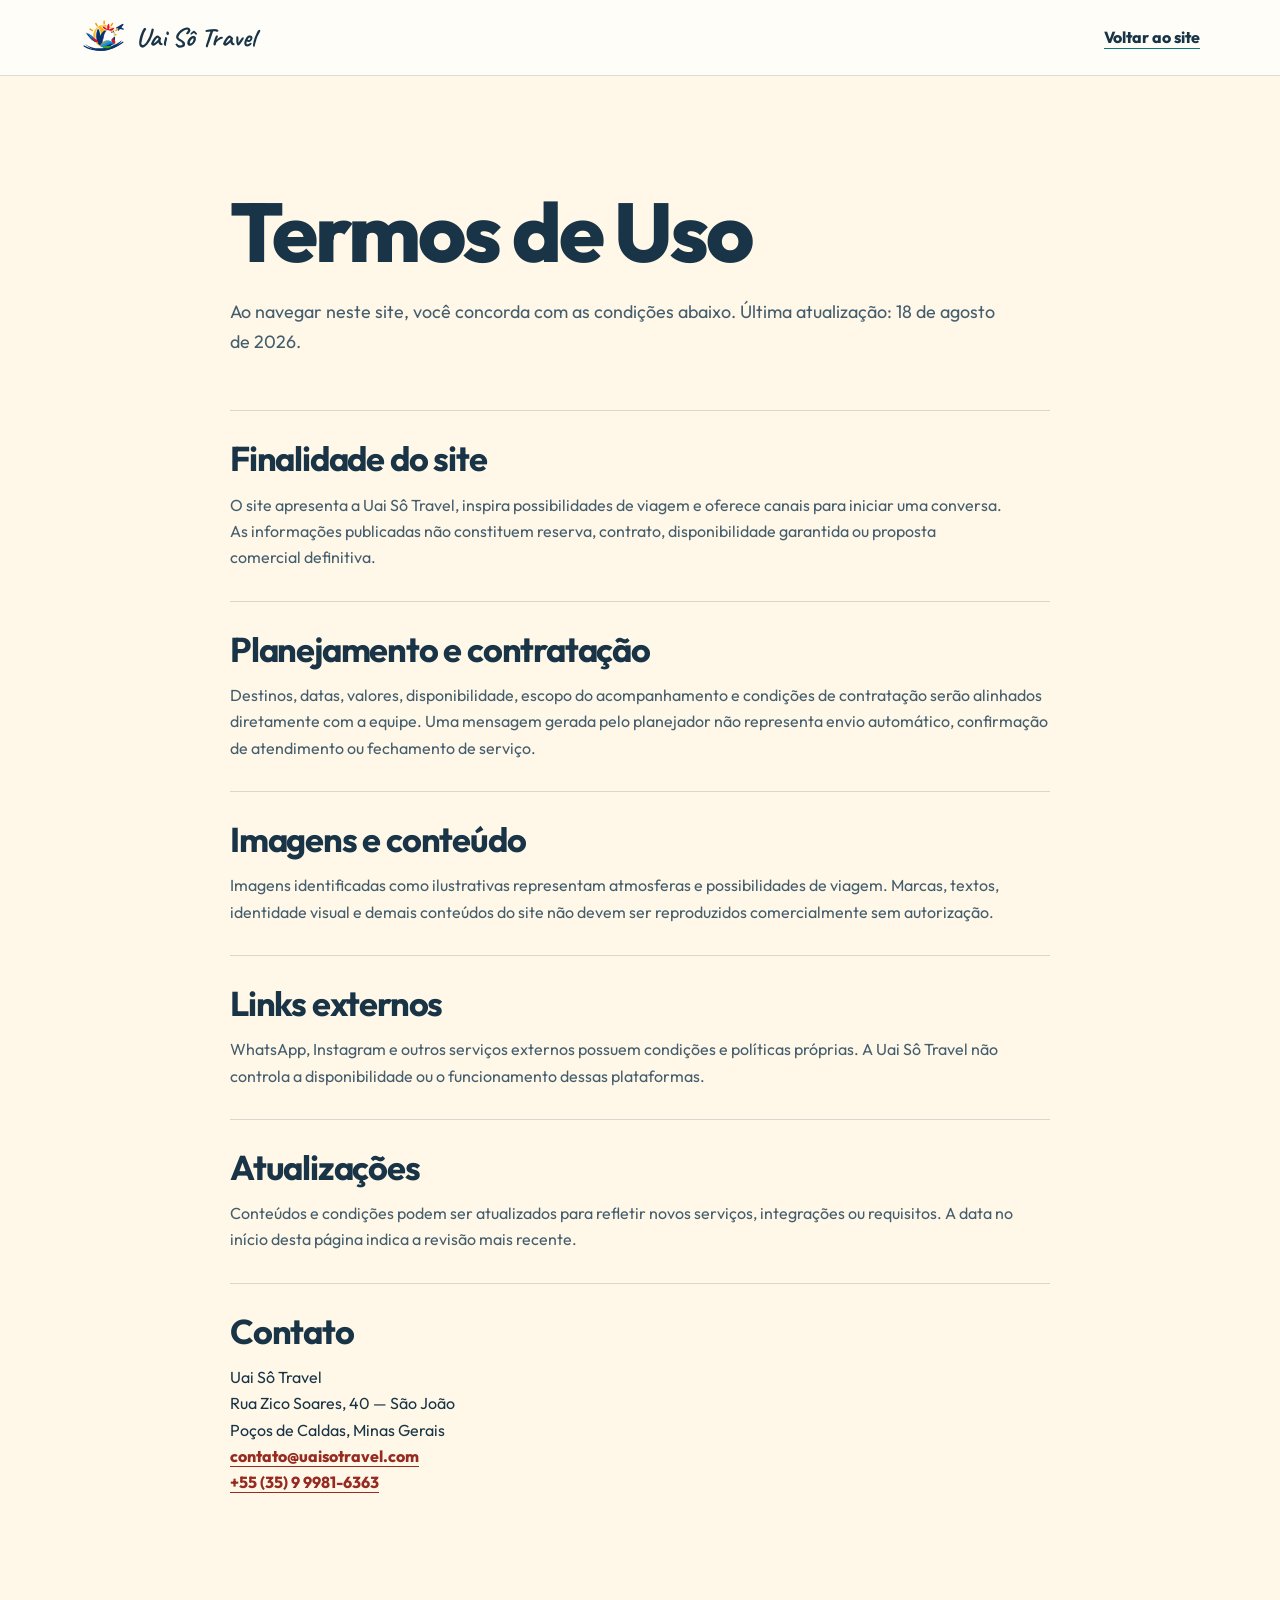
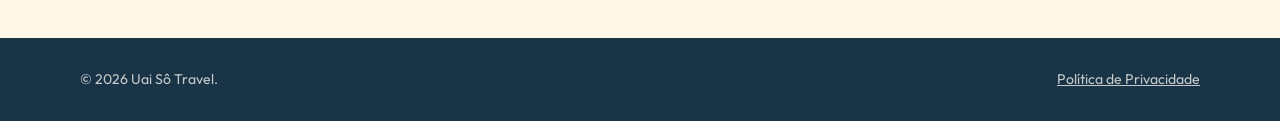
<file: termos/index.html>
<!doctype html>
<html lang="pt-BR">
<head>
  <meta charset="UTF-8">
  <meta name="viewport" content="width=device-width, initial-scale=1">
  <title>Termos de Uso | Uai Sô Travel</title>
  <meta name="description" content="Condições de uso do site e dos canais de contato da Uai Sô Travel.">
  <meta name="robots" content="index, follow">
  <link rel="canonical" href="https://www.uaisotravel.com/termos/">
  <meta property="og:type" content="website">
  <meta property="og:title" content="Termos de Uso | Uai Sô Travel">
  <meta property="og:description" content="Condições de uso do site e dos canais de contato da Uai Sô Travel.">
  <meta property="og:url" content="https://www.uaisotravel.com/termos/">
  <meta property="og:image" content="https://www.uaisotravel.com/assets/brand/logo-uai-so-travel-source.png">
  <meta name="theme-color" content="#fff8e8">
  <link rel="icon" type="image/svg+xml" href="../assets/logo-uai-so-travel-mark-DQVhmNV_.svg">
  <link rel="preconnect" href="https://fonts.googleapis.com">
  <link rel="preconnect" href="https://fonts.gstatic.com" crossorigin>
  <link href="https://fonts.googleapis.com/css2?family=Caveat:wght@700&family=Outfit:wght@400;500;600;700;800&display=swap" rel="stylesheet">
  <link rel="stylesheet" href="../assets/legal-CrpzOSCy.css">
</head>
<body>
  <header class="legal-header"><div class="legal-shell"><a class="legal-brand" href="../index.html"><img src="data:image/svg+xml,%3csvg%20xmlns='http://www.w3.org/2000/svg'%20viewBox='0%200%20160%20120'%20role='img'%20aria-labelledby='title%20desc'%3e%3ctitle%20id='title'%3eSímbolo%20Uai%20Sô%20Travel%3c/title%3e%3cdesc%20id='desc'%3eGalinho%20diante%20do%20sol,%20com%20avião%20e%20rota%20de%20viagem%3c/desc%3e%3cdefs%3e%3clinearGradient%20id='sun'%20x1='0'%20y1='0'%20x2='1'%20y2='1'%3e%3cstop%20offset='0'%20stop-color='%23ffc21c'/%3e%3cstop%20offset='1'%20stop-color='%23f59a00'/%3e%3c/linearGradient%3e%3clinearGradient%20id='wing'%20x1='0'%20y1='0'%20x2='1'%20y2='1'%3e%3cstop%20offset='0'%20stop-color='%23ffb313'/%3e%3cstop%20offset='.52'%20stop-color='%230789eb'/%3e%3cstop%20offset='1'%20stop-color='%23043369'/%3e%3c/linearGradient%3e%3c/defs%3e%3cg%20fill='none'%20stroke='%23f59a00'%20stroke-linecap='round'%20stroke-width='5'%3e%3cpath%20d='M84%204v9M55%2012l5%208M113%2012l-5%208M35%2031l8%205M133%2031l-8%205'/%3e%3c/g%3e%3ccircle%20cx='84'%20cy='54'%20r='38'%20fill='url(%23sun)'/%3e%3cpath%20d='M18%2082c27%2022%2082%2022%20128-13-25%2040-92%2052-128%2013Z'%20fill='%2307326a'/%3e%3cpath%20d='M52%2077C37%2069%2027%2056%2018%2042c16%203%2028%2013%2038%2027-3-18-1-31%207-43%209%2014%2012%2031%208%2048Z'%20fill='%2307326a'%20stroke='%23fff'%20stroke-width='3'/%3e%3cpath%20d='M49%2070C36%2061%2031%2053%2027%2047c13%205%2022%2012%2029%2022Z'%20fill='%230789eb'/%3e%3cpath%20d='M58%2077C47%2070%2042%2063%2039%2057c11%204%2020%2010%2025%2018Z'%20fill='%23e51218'/%3e%3cpath%20d='M61%2079c8-31%2020-46%2037-46%2015%200%2023%2012%2024%2027%201%2018-11%2032-29%2033-14%201-25-4-32-14Z'%20fill='%2307326a'/%3e%3cpath%20d='M77%2072c5-11%204-20%208-27%204-8%2011-13%2019-12%2010%201%2016%209%2016%2018%200%207-4%2012-9%2016%200%206%203%2011%208%2015-12%201-22-3-28-10-4%208-10%2014-18%2018%204-8%205-13%204-18Z'%20fill='%23fff'%20stroke='%2307326a'%20stroke-width='3'/%3e%3cpath%20d='M88%2034c-7-3-11-8-12-14%207%200%2013%203%2017%209-1-8%202-14%207-18%204%206%206%2013%203%2020%206-5%2012-6%2018-4-2%206-7%2010-13%2012Z'%20fill='%23e51218'%20stroke='%23fff'%20stroke-linejoin='round'%20stroke-width='3'/%3e%3cpath%20d='M117%2043l14%207-14%208c3-5%203-10%200-15Z'%20fill='%23f5a400'%20stroke='%23fff'%20stroke-linejoin='round'%20stroke-width='2.5'/%3e%3ccircle%20cx='111'%20cy='42'%20r='2.2'%20fill='%2307326a'/%3e%3cpath%20d='M114%2064c8%204%2011%2010%208%2018-7-2-11-7-12-14Z'%20fill='%23e51218'/%3e%3cpath%20d='M69%2088c9-14%2019-20%2032-18%208%201%2014%206%2017%2013-13-2-25%203-35%2013Z'%20fill='url(%23wing)'/%3e%3cpath%20d='M77%2092c12-4%2023-4%2034-1-11%207-22%209-34%201Z'%20fill='%2340a40b'/%3e%3cg%20fill='%2307326a'%20transform='translate(123%2019)%20rotate(-13)'%3e%3cpath%20d='M0%208%2026%200l3%203-10%208%208%207-3%202-11-5-6%205-2-1%203-8L0%2010Z'/%3e%3c/g%3e%3cpath%20d='M14%2089c34%2021%2088%2022%20135-13'%20fill='none'%20stroke='%2307326a'%20stroke-linecap='round'%20stroke-width='4'/%3e%3c/svg%3e" width="160" height="120" alt=""><strong>Uai Sô Travel</strong></a><a class="legal-back" href="../index.html">Voltar ao site</a></div></header>
  <main class="legal-main">
    <div class="legal-shell">
      <h1>Termos de Uso</h1>
      <p class="legal-lead">Ao navegar neste site, você concorda com as condições abaixo. Última atualização: 18 de agosto de 2026.</p>
      <section class="legal-section"><h2>Finalidade do site</h2><p>O site apresenta a Uai Sô Travel, inspira possibilidades de viagem e oferece canais para iniciar uma conversa. As informações publicadas não constituem reserva, contrato, disponibilidade garantida ou proposta comercial definitiva.</p></section>
      <section class="legal-section"><h2>Planejamento e contratação</h2><p>Destinos, datas, valores, disponibilidade, escopo do acompanhamento e condições de contratação serão alinhados diretamente com a equipe. Uma mensagem gerada pelo planejador não representa envio automático, confirmação de atendimento ou fechamento de serviço.</p></section>
      <section class="legal-section"><h2>Imagens e conteúdo</h2><p>Imagens identificadas como ilustrativas representam atmosferas e possibilidades de viagem. Marcas, textos, identidade visual e demais conteúdos do site não devem ser reproduzidos comercialmente sem autorização.</p></section>
      <section class="legal-section"><h2>Links externos</h2><p>WhatsApp, Instagram e outros serviços externos possuem condições e políticas próprias. A Uai Sô Travel não controla a disponibilidade ou o funcionamento dessas plataformas.</p></section>
      <section class="legal-section"><h2>Atualizações</h2><p>Conteúdos e condições podem ser atualizados para refletir novos serviços, integrações ou requisitos. A data no início desta página indica a revisão mais recente.</p></section>
      <section class="legal-section"><h2>Contato</h2><address class="legal-contact">Uai Sô Travel<br>Rua Zico Soares, 40 — São João<br>Poços de Caldas, Minas Gerais<br><a href="mailto:contato@uaisotravel.com">contato@uaisotravel.com</a><br><a href="https://wa.me/5535999816363">+55 (35) 9 9981-6363</a></address></section>
    </div>
  </main>
  <footer class="legal-footer"><div class="legal-shell"><p>© 2026 Uai Sô Travel.</p><p><a href="../privacidade/">Política de Privacidade</a></p></div></footer>
</body>
</html>
</file>
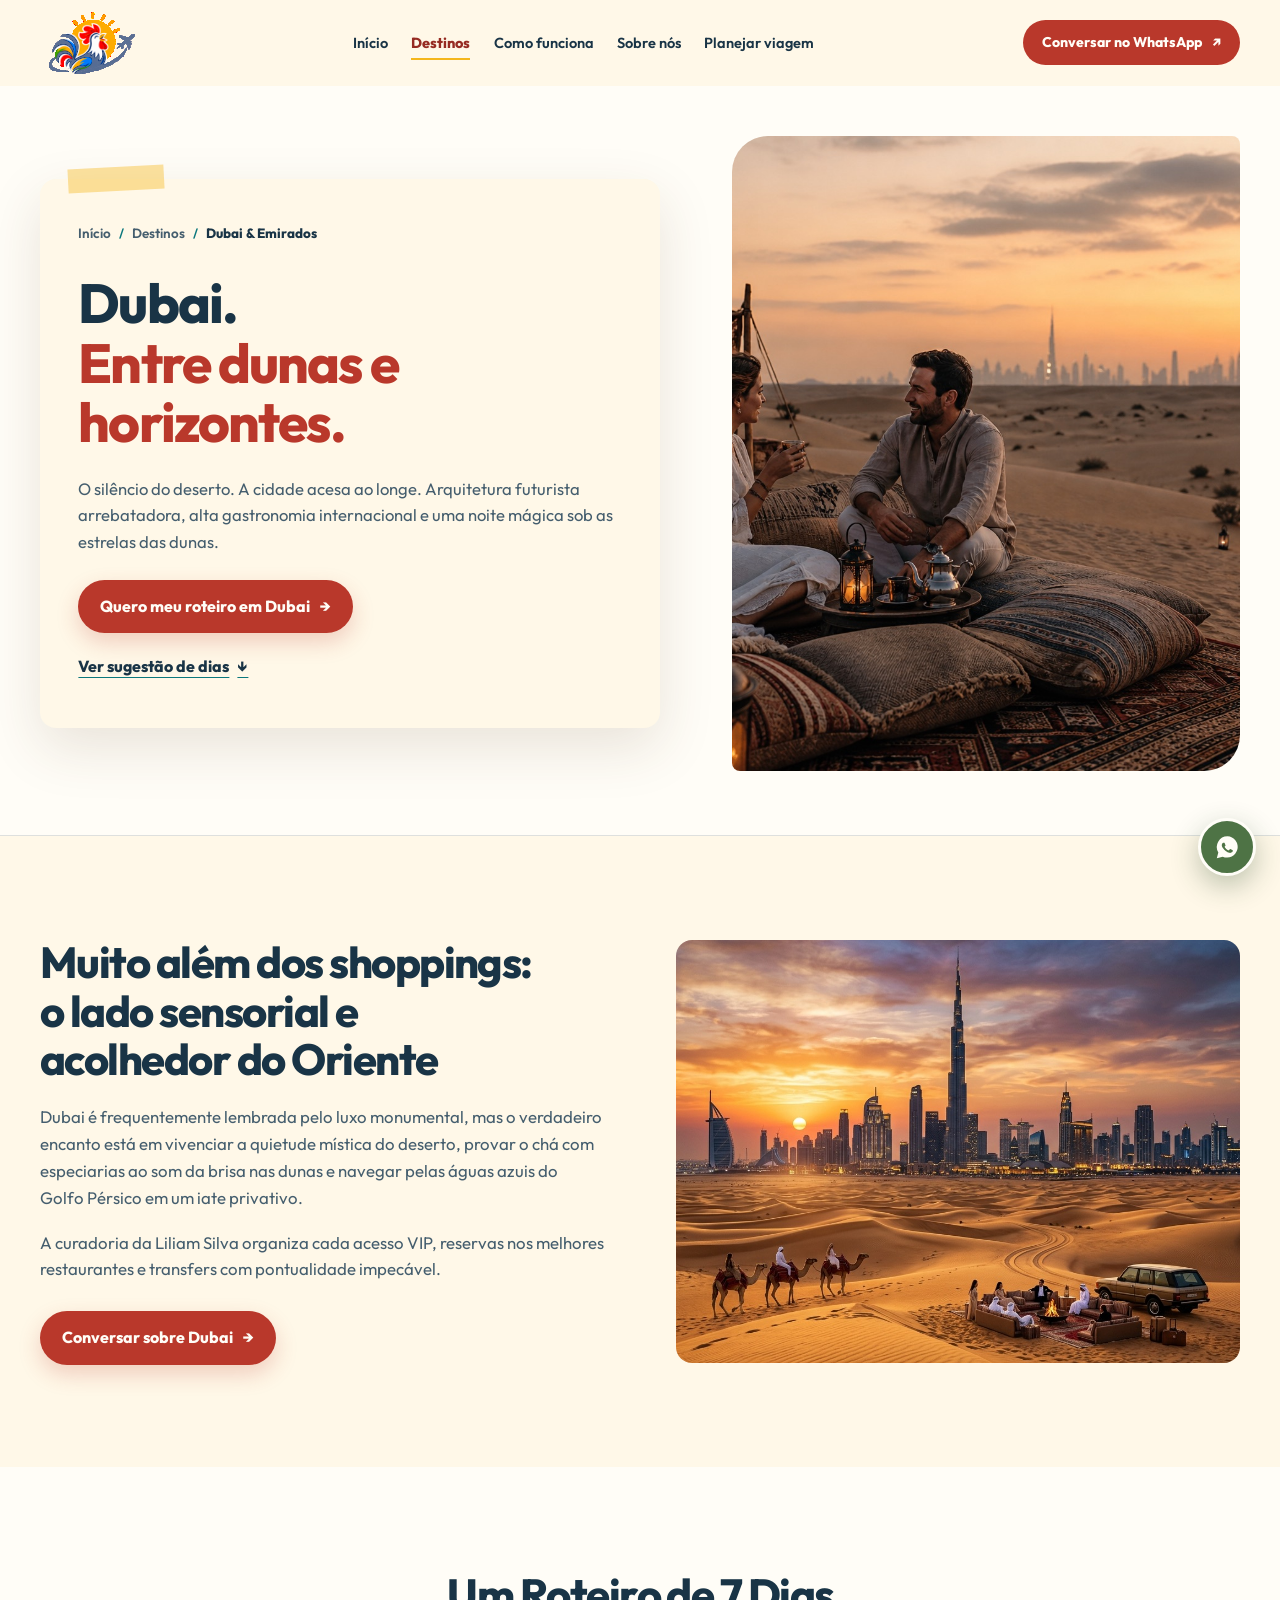
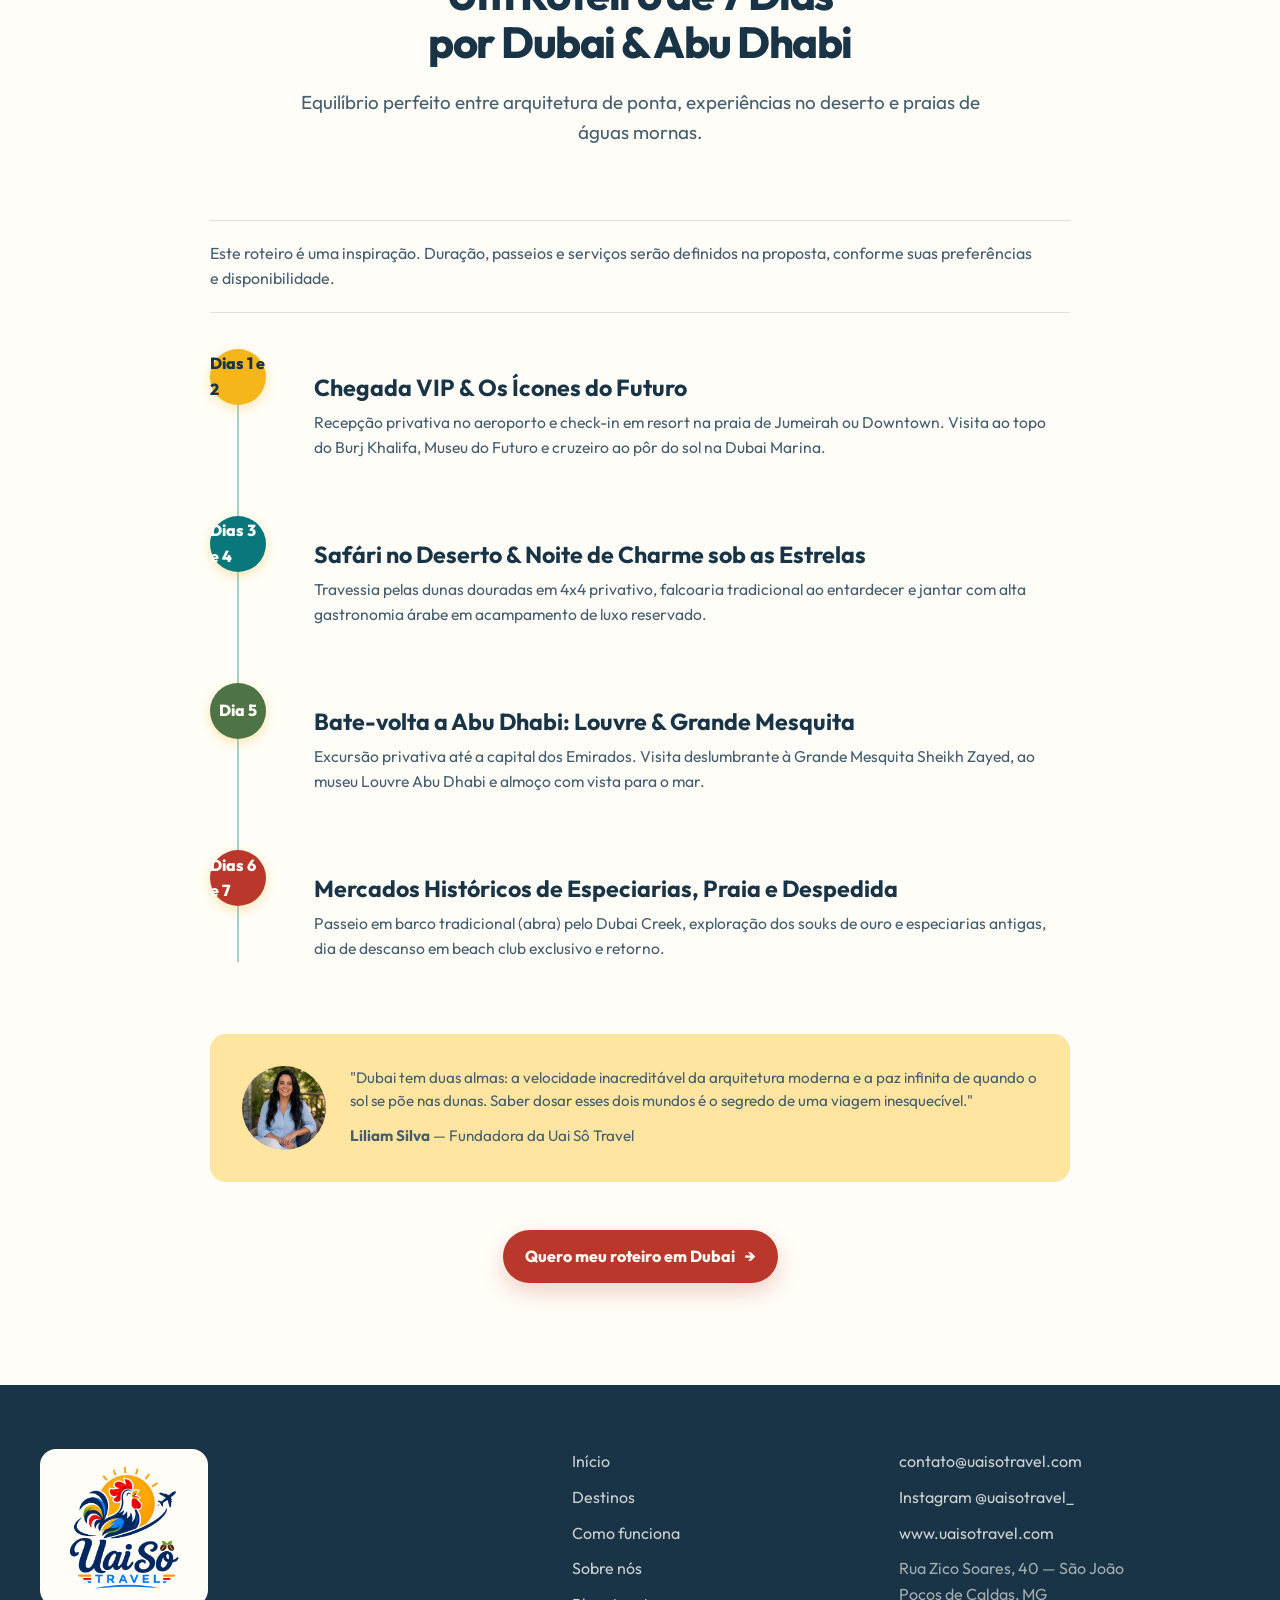
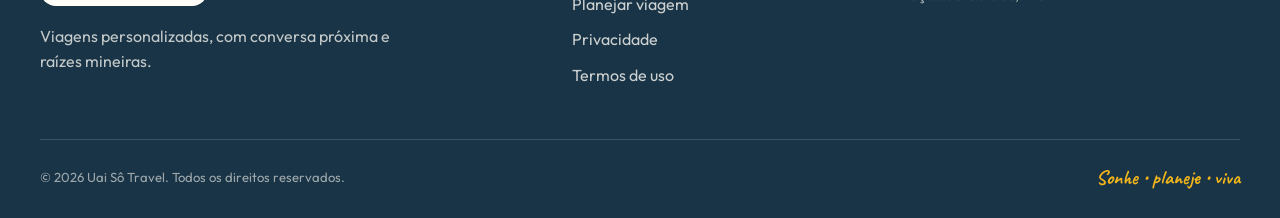
<file: destinos/dubai/index.html>
<!DOCTYPE html>
<html lang="pt-BR">
<head>
  <meta charset="UTF-8">
  <meta name="viewport" content="width=device-width, initial-scale=1, viewport-fit=cover">
  <title>Roteiro Personalizado Dubai & Emirados | Uai Sô Travel</title>
  <meta name="description" content="Roteiro de luxo e sofisticação por Dubai e Emirados Árabes: safári privativo no deserto, jantares sob as estrelas, ícones do futuro e experiências VIP.">
  <meta name="robots" content="index, follow, max-image-preview:large">
  <link rel="canonical" href="https://www.uaisotravel.com/destinos/dubai/">
  <meta property="og:locale" content="pt_BR">
  <meta property="og:type" content="website">
  <meta property="og:site_name" content="Uai Sô Travel">
  <meta property="og:title" content="Roteiro Personalizado Dubai & Emirados | Uai Sô Travel">
  <meta property="og:description" content="O silêncio do deserto e a cidade acesa ao longe. Viva Dubai com conforto impecável.">
  <meta property="og:url" content="https://www.uaisotravel.com/destinos/dubai/">
  <meta property="og:image" content="https://www.uaisotravel.com/assets/brand/logo-uai-so-travel-source.png">
  <meta property="og:image:alt" content="Logo oficial da Uai Sô Travel">
  <meta name="twitter:card" content="summary_large_image">
  <meta name="twitter:image" content="https://www.uaisotravel.com/assets/brand/logo-uai-so-travel-source.png">
  <meta name="theme-color" content="#FFF8E8">
  <link rel="icon" type="image/svg+xml" href="../../assets/logo-uai-so-travel-mark-DQVhmNV_.svg">
  <link rel="preconnect" href="https://fonts.googleapis.com">
  <link rel="preconnect" href="https://fonts.gstatic.com" crossorigin>
  <link href="https://fonts.googleapis.com/css2?family=Caveat:wght@600;700&family=Outfit:wght@400;500;600;700;800&display=swap" rel="stylesheet">
  <link rel="stylesheet" href="../../assets/site-refinement-DhaijZ3C.css">
</head>
<body class="inner-page">
  <a class="skip-link" href="#conteudo">Pular para o conteúdo</a>

  <header class="site-header is-scrolled" id="siteHeader">
    <div class="shell header-inner">
      <a class="brand" href="../../index.html" aria-label="Uai Sô Travel — início">
        <svg class="brand-mark brand-mark-header" viewBox="0 0 1536 1024" role="img" aria-label="Uai Sô Travel">
          <defs>
            <filter id="header-logo-remove-black" color-interpolation-filters="sRGB">
              <feColorMatrix type="matrix" values="1 0 0 0 0 0 1 0 0 0 0 0 1 0 0 1.35 1.35 1.35 0 -0.08" />
            </filter>
          </defs>
          <image href="../../assets/logo-uai-so-travel-header-web-C-xQfw5C.png" width="1536" height="1024" preserveAspectRatio="xMidYMid meet" filter="url(#header-logo-remove-black)" />
        </svg>
      </a>

      <button class="menu-toggle" id="menuToggle" type="button" aria-expanded="false" aria-controls="siteNav" aria-label="Abrir menu">
        <span></span><span></span>
      </button>

      <nav class="site-nav" id="siteNav" aria-label="Navegação principal">
        <a href="../../index.html">Início</a>
        <a href="../index.html" aria-current="location">Destinos</a>
        <a href="../../como-funciona/index.html">Como funciona</a>
        <a href="../../sobre/index.html">Sobre nós</a>
        <a href="../../planejar/index.html">Planejar viagem</a>
      </nav>

      <a class="button button-coral header-cta" href="https://wa.me/5535999816363?text=Ol%C3%A1!%20Gostaria%20de%20um%20roteiro%20personalizado%20para%20Dubai." target="_blank" rel="noopener" aria-label="Conversar pelo WhatsApp">
        <span class="cta-label-full">Conversar no WhatsApp</span><span class="cta-label-short">Conversar</span><span aria-hidden="true">↗</span>
      </a>
    </div>
  </header>

  <main id="conteudo">
    <!-- Dunes & Mashrabiya Hero -->
    <section class="dest-dubai-hero">
      <div class="shell dest-dubai-hero-grid">
        <!-- Card Left -->
        <article class="dubai-card">
          <nav class="breadcrumbs" aria-label="Trilha de navegação">
            <a href="../../index.html">Início</a>
            <span aria-hidden="true">/</span>
            <a href="../index.html">Destinos</a>
            <span aria-hidden="true">/</span>
            <span class="current">Dubai & Emirados</span>
          </nav>
          <h1 class="page-title">Dubai.<br><span>Entre dunas e horizontes.</span></h1>
          <p style="color: var(--ink-soft); font-size: 1.04rem; line-height: 1.6; margin-bottom: 24px;">O silêncio do deserto. A cidade acesa ao longe. Arquitetura futurista arrebatadora, alta gastronomia internacional e uma noite mágica sob as estrelas das dunas.</p>
          <div class="hero-actions">
            <a class="button button-coral" href="https://wa.me/5535999816363?text=Ol%C3%A1!%20Quero%20planejar%20meu%20roteiro%20personalizado%20para%20Dubai." target="_blank" rel="noopener">Quero meu roteiro em Dubai <span aria-hidden="true">→</span></a>
            <a class="text-link" href="#itinerario">Ver sugestão de dias <span aria-hidden="true">↓</span></a>
          </div>
        </article>

        <!-- Photo Frame Right -->
        <div class="dubai-photo-frame">
          <img src="../../assets/journey-dubai-desert-v2-IIruVZL1.jpg" width="1024" height="1024" alt="Viajantes no deserto de Dubai" fetchpriority="high">
        </div>
      </div>
    </section>

    <!-- Essence Section -->
    <section class="section" style="background: var(--ivory);">
      <div class="shell">
        <div class="content-split">
          <div>

            <h2 class="section-title">Muito além dos shoppings: o lado sensorial e acolhedor do Oriente</h2>
            <p style="color: var(--ink-soft); font-size: 1.05rem; line-height: 1.6; margin-bottom: 18px;">Dubai é frequentemente lembrada pelo luxo monumental, mas o verdadeiro encanto está em vivenciar a quietude mística do deserto, provar o chá com especiarias ao som da brisa nas dunas e navegar pelas águas azuis do Golfo Pérsico em um iate privativo.</p>
            <p style="color: var(--ink-soft); font-size: 1.05rem; line-height: 1.6; margin-bottom: 28px;">A curadoria da Liliam Silva organiza cada acesso VIP, reservas nos melhores restaurantes e transfers com pontualidade impecável.</p>
            <a class="button button-coral" href="https://wa.me/5535999816363?text=Ol%C3%A1!%20Quero%20montar%20um%20roteiro%20personalizado%20para%20Dubai." target="_blank" rel="noopener">Conversar sobre Dubai <span aria-hidden="true">→</span></a>
          </div>
          <div class="content-photo">
            <img src="../../assets/destination_dubai-imexvULB.jpg" width="1024" height="680" alt="Vista da marina e arquitetura futurista de Dubai" loading="lazy">
          </div>
        </div>
      </div>
    </section>

    <!-- Suggested Itinerary Timeline -->
    <section class="section" id="itinerario" aria-describedby="itineraryHint" style="background: var(--paper);">
      <div class="shell" style="max-width: 860px; margin-inline: auto;">
        <header class="section-heading heading-center">

          <h2>Um Roteiro de 7 Dias por Dubai & Abu Dhabi</h2>
          <p>Equilíbrio perfeito entre arquitetura de ponta, experiências no deserto e praias de águas mornas.</p>
        </header>

        <p class="itinerary-hint" id="itineraryHint">Este roteiro é uma inspiração. Duração, passeios e serviços serão definidos na proposta, conforme suas preferências e disponibilidade.</p>
        <div class="itinerary-timeline">
          <!-- Day 1 & 2 -->
          <div class="itinerary-day">
            <div class="day-badge">Dias 1 e 2</div>
            <div class="day-content">
              <h3>Chegada VIP & Os Ícones do Futuro</h3>
              <p>Recepção privativa no aeroporto e check-in em resort na praia de Jumeirah ou Downtown. Visita ao topo do Burj Khalifa, Museu do Futuro e cruzeiro ao pôr do sol na Dubai Marina.</p>
            </div>
          </div>

          <!-- Day 3 & 4 -->
          <div class="itinerary-day">
            <div class="day-badge">Dias 3 e 4</div>
            <div class="day-content">
              <h3>Safári no Deserto & Noite de Charme sob as Estrelas</h3>
              <p>Travessia pelas dunas douradas em 4x4 privativo, falcoaria tradicional ao entardecer e jantar com alta gastronomia árabe em acampamento de luxo reservado.</p>
            </div>
          </div>

          <!-- Day 5 -->
          <div class="itinerary-day">
            <div class="day-badge">Dia 5</div>
            <div class="day-content">
              <h3>Bate-volta a Abu Dhabi: Louvre & Grande Mesquita</h3>
              <p>Excursão privativa até a capital dos Emirados. Visita deslumbrante à Grande Mesquita Sheikh Zayed, ao museu Louvre Abu Dhabi e almoço com vista para o mar.</p>
            </div>
          </div>

          <!-- Day 6 & 7 -->
          <div class="itinerary-day">
            <div class="day-badge">Dias 6 e 7</div>
            <div class="day-content">
              <h3>Mercados Históricos de Especiarias, Praia e Despedida</h3>
              <p>Passeio em barco tradicional (abra) pelo Dubai Creek, exploração dos souks de ouro e especiarias antigas, dia de descanso em beach club exclusivo e retorno.</p>
            </div>
          </div>
        </div>

        <aside class="curation-box">
          <img class="curation-avatar" src="../../assets/founder-liliam-azul-BYn97M1E.jpg" width="100" height="100" alt="Liliam Silva">
          <div>
            <p class="curation-quote">"Dubai tem duas almas: a velocidade inacreditável da arquitetura moderna e a paz infinita de quando o sol se põe nas dunas. Saber dosar esses dois mundos é o segredo de uma viagem inesquecível."</p>
            <p class="curation-author"><strong>Liliam Silva</strong> — Fundadora da Uai Sô Travel</p>
          </div>
        </aside>

        <div style="text-align: center; margin-top: 48px;">
          <a class="button button-coral" href="https://wa.me/5535999816363?text=Ol%C3%A1!%20Gostei%20do%20roteiro%20de%20Dubai%20e%20quero%20montar%20o%20meu." target="_blank" rel="noopener">Quero meu roteiro em Dubai <span aria-hidden="true">→</span></a>
        </div>
      </div>
    </section>
  </main>

  <footer class="site-footer">
    <div class="shell footer-grid">
      <div>
        <a class="brand brand-footer" href="../../index.html" aria-label="Uai Sô Travel — voltar ao início">
          <img class="brand-logo-full" src="../../assets/logo-uai-so-travel-full-DszMGk9v.png" width="900" height="822" alt="">
        </a>
        <p>Viagens personalizadas, com conversa próxima e raízes mineiras.</p>
      </div>
      <nav aria-label="Navegação do rodapé">
        <a href="../../index.html">Início</a>
        <a href="../index.html">Destinos</a>
        <a href="../../como-funciona/index.html">Como funciona</a>
        <a href="../../sobre/index.html">Sobre nós</a>
        <a href="../../planejar/index.html">Planejar viagem</a>
        <a href="../../privacidade/index.html">Privacidade</a>
        <a href="../../termos/index.html">Termos de uso</a>
      </nav>
      <div class="footer-contact">
        <a href="mailto:contato@uaisotravel.com">contato@uaisotravel.com</a>
        <a href="https://www.instagram.com/uaisotravel_/" target="_blank" rel="noopener" aria-label="Instagram da Uai Sô Travel, abre em nova aba">Instagram @uaisotravel_</a>
        <a href="https://www.uaisotravel.com/">www.uaisotravel.com</a>
        <span>Rua Zico Soares, 40 — São João<br>Poços de Caldas, MG</span>
      </div>
    </div>
    <div class="shell footer-bottom">
      <p>© 2026 Uai Sô Travel. Todos os direitos reservados.</p>
      <p class="affection-note">Sonhe • planeje • viva</p>
    </div>
  </footer>

  <a class="floating-whatsapp" href="https://wa.me/5535999816363?text=Ol%C3%A1!%20Estou%20na%20p%C3%A1gina%20de%20Dubai." target="_blank" rel="noopener" aria-label="Abrir WhatsApp">
    <svg viewBox="0 0 24 24" aria-hidden="true"><path d="M12 2a9.5 9.5 0 0 0-8.16 14.37L2.5 21.5l5.25-1.3A9.5 9.5 0 1 0 12 2Zm4.56 13.64c-.2.56-1.15 1.05-1.6 1.12-.42.07-.95.1-1.53-.08-.35-.11-.8-.26-1.38-.51-2.43-1.05-4.01-3.5-4.13-3.66-.12-.16-.99-1.31-.99-2.5s.63-1.78.85-2.02c.22-.24.48-.3.64-.3h.46c.15 0 .35-.05.55.42.2.48.69 1.68.75 1.8.06.12.1.27.02.43-.08.16-.12.26-.24.4-.12.14-.25.31-.36.42-.12.12-.24.25-.1.49.14.24.62 1.02 1.34 1.65.92.82 1.7 1.08 1.94 1.2.24.12.38.1.52-.06.14-.16.6-.7.76-.94.16-.24.32-.2.54-.12.22.08 1.39.66 1.63.78.24.12.4.18.46.28.06.1.06.58-.14 1.14Z"></path></svg>
  </a>

  <script>
(function(){function e(){let e=[...document.querySelectorAll(`[data-solar-story]`)];if(!e.length||!window.gsap||!window.ScrollTrigger)return;let{gsap:t,ScrollTrigger:n}=window;t.registerPlugin(n);let r=window.matchMedia(`(prefers-reduced-motion: reduce)`),i=!!(navigator.connection||navigator.mozConnection||navigator.webkitConnection)?.saveData||navigator.deviceMemory&&navigator.deviceMemory<4;e.forEach(e=>{let n=e.querySelector(`.story-motion-toggle`),a=!1,o,s=()=>{o?.revert(),o=null;let s=r.matches||i;n.hidden=!1,n.disabled=!!s,n.setAttribute(`aria-pressed`,String(a)),n.textContent=s?`Efeitos reduzidos`:a?`Ativar efeitos`:`Pausar efeitos`,e.dataset.motionState=s||a?`static`:`active`,!(s||a)&&(o=t.matchMedia(),o.add({desktop:`(min-width: 901px)`,mobile:`(max-width: 900px)`},n=>{let r=n.conditions.desktop;[...e.querySelectorAll(`.roots-postcard, .route-chapter`)].forEach((e,n)=>{let i=e.classList.contains(`roots-postcard`),a=i?r?[-3,3,-2,3][n]:n%2?1.5:-1.5:0;t.fromTo(e,{x:r?i?(n-1.5)*46:90:0,y:r?60:22,rotation:r?a+(n%2?7:-7):a,rotationY:r?i?n%2?-16:16:-12:0,scale:r?.94:1},{x:0,y:0,rotation:a,rotationY:0,scale:1,ease:`power2.out`,scrollTrigger:{trigger:e,start:`top 96%`,end:r?`top 52%`:`top 76%`,scrub:!r||.45,invalidateOnRefresh:!0}})}),e.querySelectorAll(`.story-draw`).forEach(n=>{t.fromTo(n,{strokeDasharray:1,strokeDashoffset:1},{strokeDashoffset:0,autoRound:!1,ease:`none`,scrollTrigger:{trigger:e,start:`top 75%`,end:`bottom 85%`,scrub:.35}})}),r&&e.querySelectorAll(`.story-sun`).forEach(n=>{t.fromTo(n,{rotation:-30},{rotation:70,ease:`none`,scrollTrigger:{trigger:e,start:`top bottom`,end:`bottom top`,scrub:.6}})})}))};n.addEventListener(`click`,()=>{a=!a,s()}),r.addEventListener(`change`,s),s()})}function t(){let e=[...document.querySelectorAll(`[data-motion-toggle]`)];if(!e.length)return;let t=matchMedia(`(prefers-reduced-motion: reduce)`),n=matchMedia(`(min-width: 900px) and (hover: hover) and (pointer: fine)`),r=navigator.connection,i=()=>r?.saveData||navigator.deviceMemory&&navigator.deviceMemory<4,a=[...document.querySelectorAll(`.journey-photo`)],o=document.querySelector(`.mood-grid`),s=[...document.querySelectorAll(`.journey-photo picture, .mood-card picture`)],c=document.querySelector(`.live-ticket`),l=document.getElementById(`tripPlanner`),u=!1,d,f,p=!(`IntersectionObserver`in window),m=new Set,h=()=>t.matches||i()||!n.matches,g=()=>!u&&!h(),_=()=>s.forEach(e=>{e.removeAttribute(`data-pointer-active`),[`--window-x`,`--window-y`,`--postcard-x`,`--postcard-y`].forEach(t=>e.style.removeProperty(t))}),v=()=>{_(),m.forEach(e=>e.cancel()),m.clear()},y=(e,t)=>{let n=t.getBoundingClientRect();return[Math.max(-1,Math.min(1,(e.clientX-n.left)/n.width*2-1)),Math.max(-1,Math.min(1,(e.clientY-n.top)/n.height*2-1))]},b=()=>{if(d?.abort(),v(),document.documentElement.classList.toggle(`pointer-depth-motion`,!!g()),e.forEach(e=>{e.hidden=h(),e.disabled=h(),e.setAttribute(`aria-pressed`,String(u)),e.textContent=u?`Ativar efeitos de profundidade`:`Pausar efeitos de profundidade`}),!g())return;d=new AbortController;let t={signal:d.signal,passive:!0};a.forEach(e=>{let n=e.querySelector(`picture`);n&&(e.addEventListener(`pointermove`,t=>{if(t.pointerType!==`mouse`)return;let[r,i]=y(t,e);n.dataset.pointerActive=`true`,n.style.setProperty(`--window-x`,`${-r*2.4}%`),n.style.setProperty(`--window-y`,`${-i*2.4}%`)},t),e.addEventListener(`pointerleave`,_,t),e.addEventListener(`pointercancel`,_,t))}),o?.addEventListener(`pointermove`,e=>{if(e.pointerType!==`mouse`)return;let t=o.querySelector(`[data-postcard-active="true"]`),n=t?.querySelector(`picture`);if(!n)return;let r=t.getBoundingClientRect();if(e.clientX<r.left||e.clientX>r.right||e.clientY<r.top||e.clientY>r.bottom){_();return}let[i,a]=y(e,t);n.dataset.pointerActive=`true`,n.style.setProperty(`--postcard-x`,`${-a*2.8}deg`),n.style.setProperty(`--postcard-y`,`${i*2.8}deg`)},t),o?.addEventListener(`pointerleave`,_,t),window.addEventListener(`scroll`,_,t),window.addEventListener(`blur`,v,t)};if(e.forEach(e=>e.addEventListener(`click`,()=>{u=!u,b()})),t.addEventListener(`change`,b),n.addEventListener(`change`,b),r?.addEventListener(`change`,b),document.addEventListener(`visibilitychange`,()=>{document.hidden&&v()}),window.addEventListener(`pagehide`,()=>{v(),clearTimeout(f)}),b(),!c||!l)return;let x=[...c.querySelectorAll(`.ticket-value`)],S=new Map(x.map(e=>[e,e.textContent])),C=document.getElementById(`ticketUpdateStatus`);`IntersectionObserver`in window&&new IntersectionObserver(e=>{p=e[0].isIntersecting},{threshold:.15}).observe(c);let w=(e,t,n)=>{if(!e.animate)return;let r=e.animate(t,{duration:n,easing:`cubic-bezier(.16,1,.3,1)`});m.add(r),r.onfinish=()=>m.delete(r)},T=()=>{let e=x.filter(e=>S.get(e)!==e.textContent);if(!e.length)return;e.forEach(e=>S.set(e,e.textContent));let t=l.querySelector(`input[name="mood"]:checked`),n=[...l.querySelectorAll(`input[name="mood"]`)];c.dataset.travelTone=[`coral`,`turquoise`,`leaf`,`sun`,`sun`][n.indexOf(t)]||`sun`,C&&(C.textContent=`Seu resumo foi atualizado. Nada foi enviado.`),!(!g()||!p||document.hidden)&&(m.forEach(e=>e.cancel()),m.clear(),w(c,[{transform:`translateY(-5px) rotate(-.35deg)`},{transform:`translateY(0) rotate(0)`}],380),e.forEach(e=>w(e.closest(`.ticket-row`),[{backgroundColor:`rgba(255,253,247,.95)`},{backgroundColor:`rgba(255,253,247,0)`}],650)))},E=e=>{clearTimeout(f),f=setTimeout(T,e.type===`change`||!e.isTrusted?0:280)};l.addEventListener(`input`,E),l.addEventListener(`change`,E)}document.documentElement.classList.add(`js`),document.addEventListener(`DOMContentLoaded`,()=>{let n=document.getElementById(`siteHeader`),r=document.getElementById(`menuToggle`),i=document.getElementById(`siteNav`),a=document.getElementById(`tripPlanner`),o=document.querySelector(`.header-cta`),s=document.getElementById(`plannerStatus`),c=document.getElementById(`whatsappFallback`),l=document.getElementById(`travelerName`),u=a?.querySelector(`button[type="submit"]`),d=i?.querySelector(`a`),f=window.matchMedia(`(prefers-reduced-motion: reduce)`).matches,p=!!(navigator.connection||navigator.mozConnection||navigator.webkitConnection)?.saveData||navigator.deviceMemory&&navigator.deviceMemory<4,m=window.gsap!==void 0&&window.ScrollTrigger!==void 0,h=!f&&!p&&m,g=!1,_=null,v=()=>{n?.classList.toggle(`is-scrolled`,window.scrollY>24)},y=()=>i?.classList.contains(`is-open`)??!1,b=({restoreFocus:e=!1}={})=>{!r||!i||(r.setAttribute(`aria-expanded`,`false`),r.setAttribute(`aria-label`,`Abrir menu`),i.classList.remove(`is-open`),document.body.classList.remove(`nav-open`),e&&(_?.isConnected?_:r).focus())},x=()=>{!r||!i||(_=document.activeElement instanceof HTMLElement?document.activeElement:r,r.setAttribute(`aria-expanded`,`true`),r.setAttribute(`aria-label`,`Fechar menu`),i.classList.add(`is-open`),document.body.classList.add(`nav-open`),window.setTimeout(()=>d?.focus(),60))};v(),window.addEventListener(`scroll`,v,{passive:!0}),r?.addEventListener(`click`,()=>{y()?b({restoreFocus:!0}):x()}),i?.querySelectorAll(`a`).forEach(e=>e.addEventListener(`click`,()=>{b();let t=e.hash.slice(1),n=t?document.getElementById(t):null;window.requestAnimationFrame(()=>{n&&(n.setAttribute(`tabindex`,`-1`),n.focus({preventScroll:!0}),n.addEventListener(`blur`,()=>n.removeAttribute(`tabindex`),{once:!0}))})})),o?.addEventListener(`click`,()=>b()),document.addEventListener(`keydown`,e=>{if(!y())return;if(e.key===`Escape`){e.preventDefault(),b({restoreFocus:!0});return}if(e.key!==`Tab`||!r||!i)return;let t=o instanceof HTMLElement&&o.offsetParent!==null?[o]:[],n=[r,...i.querySelectorAll(`a`),...t],a=n[0],s=n.at(-1);e.shiftKey&&document.activeElement===a?(e.preventDefault(),s?.focus()):!e.shiftKey&&document.activeElement===s&&(e.preventDefault(),a?.focus())}),document.addEventListener(`click`,e=>{if(!y())return;let t=e.target;t instanceof Node&&!i.contains(t)&&!r?.contains(t)&&b()}),window.addEventListener(`resize`,()=>{window.innerWidth>780&&y()&&b()});let S=()=>{if(!h||!document.body.classList.contains(`home-page`))return;let{gsap:e,ScrollTrigger:t}=window;e.registerPlugin(t),e.matchMedia().add(`(min-width: 900px) and (pointer: fine) and (prefers-reduced-motion: no-preference)`,()=>{document.documentElement.classList.add(`motion-gsap`),g=!0,e.timeline({defaults:{ease:`power3.out`}}).fromTo(`.hero-media img, .hero-media video`,{scale:1.065},{scale:1,duration:1.15},0).fromTo(`.hero-card`,{autoAlpha:0,x:-48,clipPath:`inset(0 14% 0 0 round 16px)`,filter:`blur(8px)`},{autoAlpha:1,x:0,clipPath:`inset(0 0% 0 0 round 16px)`,filter:`blur(0px)`,duration:.82},.08).fromTo(`.route-hero`,{autoAlpha:0,clipPath:`inset(0 100% 0 0)`},{autoAlpha:1,clipPath:`inset(0 0% 0 0)`,duration:.9},.28),e.fromTo(`.page-route`,{clipPath:`inset(0 0 100% 0)`},{clipPath:`inset(0 0 0% 0)`,ease:`none`,scrollTrigger:{trigger:`.page-route`,start:`top 82%`,end:`bottom 78%`,scrub:.55}});let t=document.querySelector(`.moods`),n=e.utils.toArray(`.mood-card`),r=document.querySelector(`.mood-progress-fill`),i=document.querySelector(`.mood-progress-current`);if(t&&n.length){e.set(n,{zIndex:e=>e+1}),e.set(n.slice(1),{xPercent:118,rotation:6,autoAlpha:0}),e.set(n[0],{xPercent:0,rotation:0,autoAlpha:1}),n[0].dataset.postcardActive=`true`;let a=e.timeline({defaults:{ease:`power3.inOut`},scrollTrigger:{trigger:t,start:`top top+=86`,end:()=>`+=${Math.round(window.innerHeight*3.25)}`,scrub:.65,pin:!0,anticipatePin:1,invalidateOnRefresh:!0,onUpdate:e=>{let t=Math.min(n.length-1,Math.round(e.progress*(n.length-1)));i&&(i.textContent=String(t+1).padStart(2,`0`)),n.forEach((e,n)=>{n===t?e.dataset.postcardActive=`true`:e.removeAttribute(`data-postcard-active`)})}}});n.slice(1).forEach((e,t)=>{let r=n[t];a.to(r,{xPercent:-7-t*2,yPercent:2+t,scale:.94,rotation:-2.2,autoAlpha:.5,duration:.72}).to(e,{xPercent:0,rotation:0,autoAlpha:1,duration:.82},`<.08`)}),r&&a.to(r,{scaleX:1,duration:a.duration(),ease:`none`},0)}return e.utils.toArray(`.journey`).forEach((t,n)=>{let r=t.querySelector(`.journey-photo img`),i=t.querySelector(`.journey-copy`),a=n%2==0?`inset(0 12% 0 0 round 16px)`:`inset(0 0 0 12% round 16px)`;e.timeline({scrollTrigger:{trigger:t,start:`top 84%`,end:`top 42%`,scrub:.5}}).fromTo(t,{clipPath:a},{clipPath:`inset(0 0% 0 0% round 16px)`,ease:`power3.out`,duration:1},0).fromTo(r,{scale:1.09},{scale:1,ease:`power2.out`,duration:1},0).fromTo(i,{y:38},{y:0,ease:`power3.out`,duration:.8},.08)}),e.timeline({scrollTrigger:{trigger:`.process`,start:`top 78%`,end:`center 48%`,scrub:.5}}).fromTo(`.route-process`,{clipPath:`inset(0 100% 0 0)`},{clipPath:`inset(0 0% 0 0)`,ease:`none`,duration:1},0).fromTo(`.process-list li`,{y:26,autoAlpha:0},{y:0,autoAlpha:1,stagger:.18,ease:`power3.out`,duration:.55},.08).fromTo(`.step-number`,{scale:.72,rotation:-8},{scale:1,rotation:0,stagger:.18,ease:`power3.out`,duration:.5},.12),()=>{document.documentElement.classList.remove(`motion-gsap`),g=!1}})};try{S()}catch(e){document.documentElement.classList.remove(`motion-gsap`),g=!1,console.warn(`As animações avançadas não puderam ser iniciadas; o conteúdo seguirá visível.`,e)}e(),t(),document.documentElement.classList.add(`reveal-ready`);let C=document.querySelectorAll(g?`[data-reveal]:not([data-motion])`:`[data-reveal]`);if(f)C.forEach(e=>e.classList.add(`is-visible`));else if(`IntersectionObserver`in window){let e=new IntersectionObserver((e,t)=>{e.forEach(e=>{e.isIntersecting&&(e.target.classList.add(`is-visible`),t.unobserve(e.target))})},{threshold:.12,rootMargin:`0px 0px -36px`});C.forEach(t=>e.observe(t))}else C.forEach(e=>e.classList.add(`is-visible`));let w=e=>{s&&(s.textContent=e,s.hidden=!1)};a?.addEventListener(`invalid`,()=>{w(`Confira os campos indicados antes de continuar. Nenhum dado foi enviado.`)},!0),a?.addEventListener(`input`,e=>{e.target===l&&l.setCustomValidity(``),s&&(s.hidden=!0),c&&(c.hidden=!0)}),a?.addEventListener(`submit`,e=>{if(e.preventDefault(),!a.checkValidity()){a.reportValidity(),w(`Confira os campos indicados antes de continuar. Nenhum dado foi enviado.`);return}let t=new FormData(a),n=String(t.get(`name`)||``).trim(),r=String(t.get(`mood`)||``).trim(),i=String(t.get(`destination`)||``).trim(),o=String(t.get(`companions`)||``).trim(),s=String(t.get(`dates`)||``).trim(),d=String(t.get(`notes`)||``).trim();if(!n){l?.setCustomValidity(`Digite seu nome para continuar.`),l?.reportValidity(),w(`Digite seu nome para continuar. Nenhum dado foi enviado.`);return}let f=a.dataset.whatsappNumber;if(!f){w(`O canal do WhatsApp não está configurado. Seus dados continuam apenas neste formulário.`);return}let p=[`Olá! Sou ${n} e gostaria de planejar minha viagem com a Uai Sô Travel.`,`🌿 Clima / Estilo desejado: ${r}.`,i?`📍 Destino em mente: ${i}.`:``,o?`👥 Companhia: ${o}.`:``,s?`🗓️ Época / Duração pretendida: ${s}.`:``,d?`✨ Desejos ou detalhes especiais: ${d}.`:``,`Gostaria de conversar sobre uma proposta pensada para mim.`].filter(Boolean).join(`
`),m=`https://wa.me/${f}?text=${encodeURIComponent(p)}`;c&&(c.href=m,c.hidden=!0),u&&(u.disabled=!0,u.setAttribute(`aria-disabled`,`true`));let h=window.open(m,`_blank`);h?(h.opener=null,w(`O WhatsApp foi aberto em uma nova aba. Revise a mensagem antes de enviar; nada foi enviado automaticamente pelo site.`)):(c&&(c.hidden=!1,c.focus()),w(`O navegador bloqueou a nova aba. Use o botão “Abrir o WhatsApp” para continuar; nada foi enviado automaticamente.`)),window.setTimeout(()=>{u&&(u.disabled=!1,u.removeAttribute(`aria-disabled`))},900)});let T=document.getElementById(`travelerName`),E=document.getElementById(`travelMood`),D=document.getElementById(`destinationIdea`),O=document.getElementById(`travelCompanions`),k=document.getElementById(`travelDates`),A=document.getElementById(`ticketTravelerName`),j=document.getElementById(`ticketMood`),M=document.getElementById(`ticketDestination`),N=document.getElementById(`ticketCompanions`),P=document.getElementById(`ticketDates`),F=()=>{A&&T&&(A.textContent=T.value.trim()||`Aguardando nome...`),j&&(j.textContent=a?.querySelector(`input[name="mood"]:checked`)?.value||E?.value||`A definir`),M&&D&&(M.textContent=D.value.trim()||`A definir`),N&&O&&(N.textContent=O.value.trim()||`—`),P&&k&&(P.textContent=k.value.trim()||`—`)};[T,D,O,k].forEach(e=>{e?.addEventListener(`input`,F)}),a?.addEventListener(`change`,F),F();let I=document.querySelectorAll(`#destGridSelect .sensation-card-btn`),L=()=>{I.forEach(e=>{let t=e.dataset.dest===D?.value.trim();e.classList.toggle(`is-active`,t),e.setAttribute(`aria-pressed`,String(t))})};D?.addEventListener(`input`,L),L(),I.forEach(e=>{e.addEventListener(`click`,()=>{let t=e.dataset.dest;D&&t&&(D.value=t,D.dispatchEvent(new Event(`input`,{bubbles:!0})))})});let R=document.querySelectorAll(`#destFilterBar .dest-filter-btn`),z=document.querySelectorAll(`#destGrid .dest-card`);R.forEach(e=>{e.addEventListener(`click`,()=>{R.forEach(t=>{t.classList.toggle(`is-active`,t===e),t.setAttribute(`aria-pressed`,String(t===e))});let t=e.dataset.filter;z.forEach(e=>{let n=e.dataset.category;e.hidden=t!==`all`&&n!==t});let n=[...z].filter(e=>!e.hidden).length,r=document.getElementById(`destFilterStatus`);r&&(r.textContent=`${n} ${n===1?`destino para explorar`:`destinos para explorar`}`)})});let B=document.querySelectorAll(`.itinerary-day`);if(B.length&&`IntersectionObserver`in window&&!f){let e=new IntersectionObserver(t=>{t.forEach(t=>{t.isIntersecting&&(t.target.style.opacity=`1`,t.target.style.transform=`translateY(0)`,e.unobserve(t.target))})},{threshold:.15,rootMargin:`0px 0px -40px 0px`});B.forEach(t=>{t.style.opacity=`0`,t.style.transform=`translateY(24px)`,t.style.transition=`opacity .6s cubic-bezier(.16, 1, .3, 1), transform .6s cubic-bezier(.16, 1, .3, 1)`,e.observe(t)})}u&&(u.disabled=!1)})})();
</script>
</body>
</html>
</file>
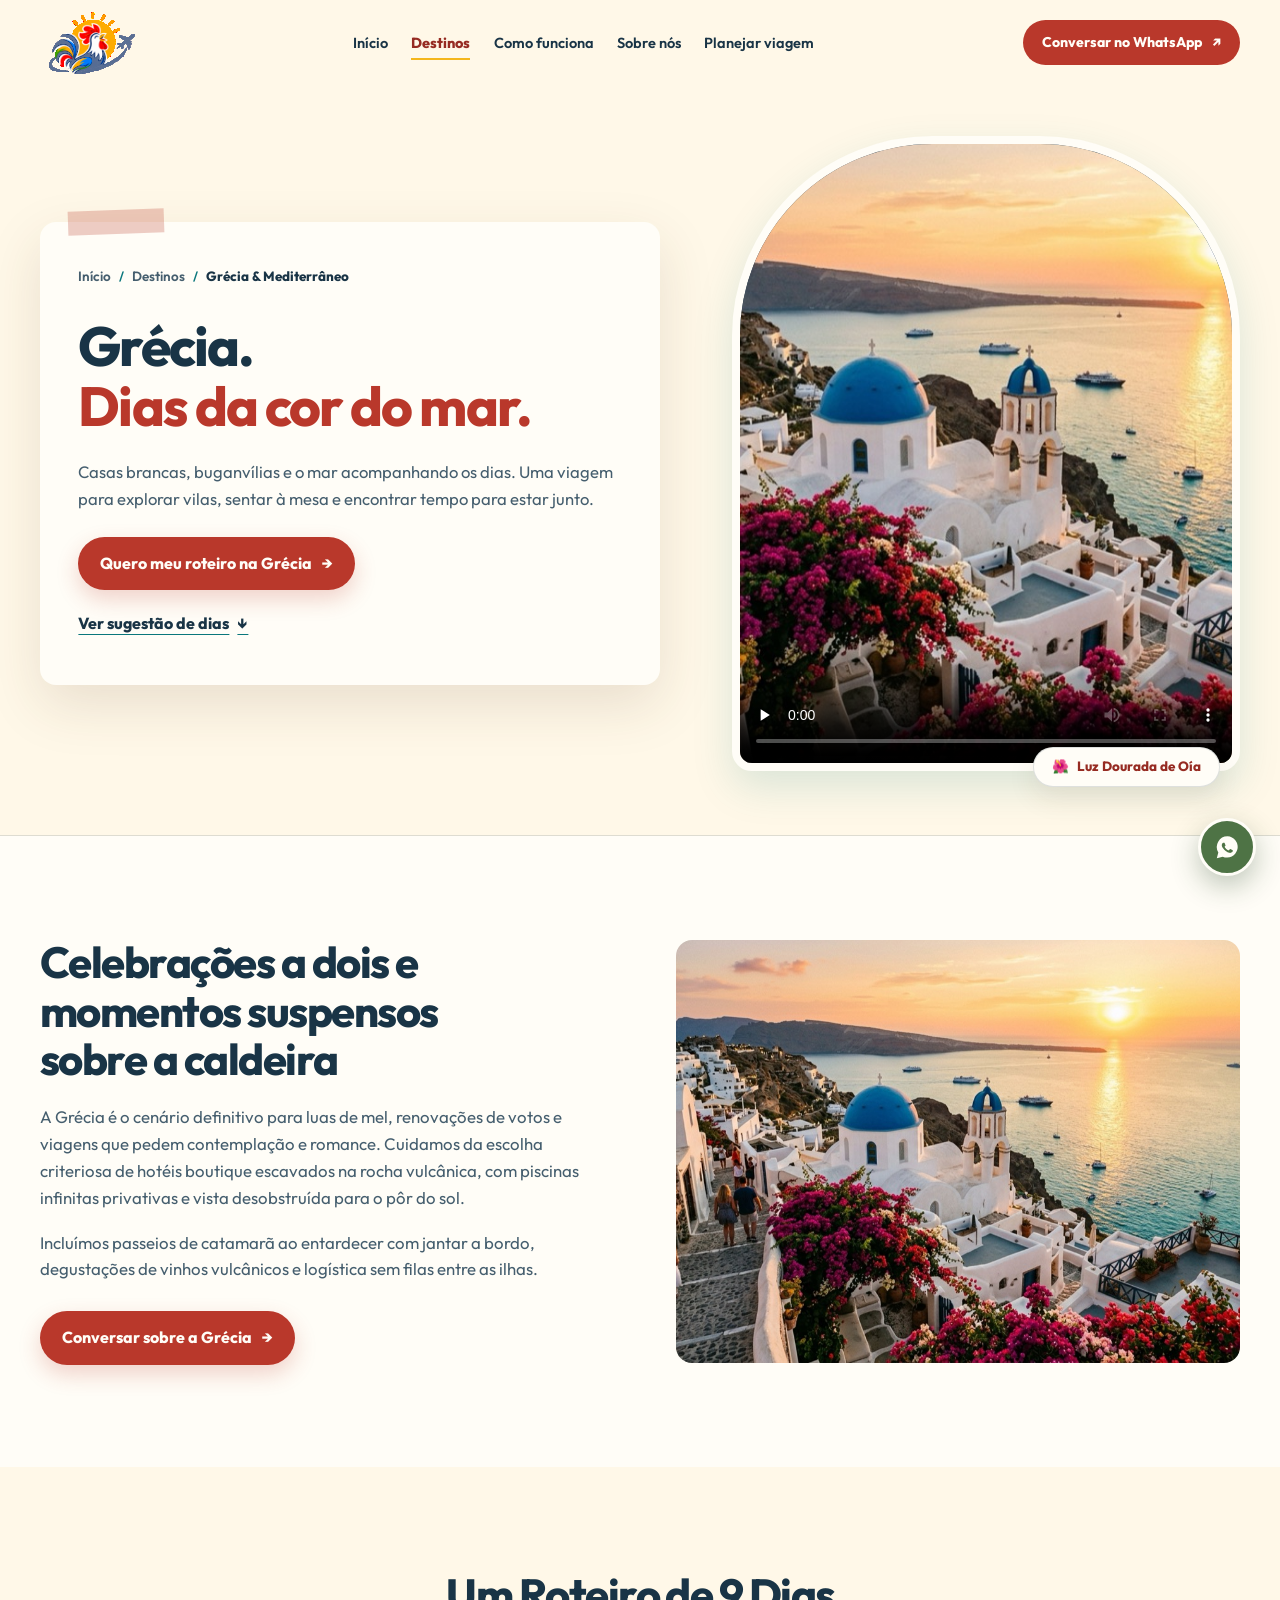
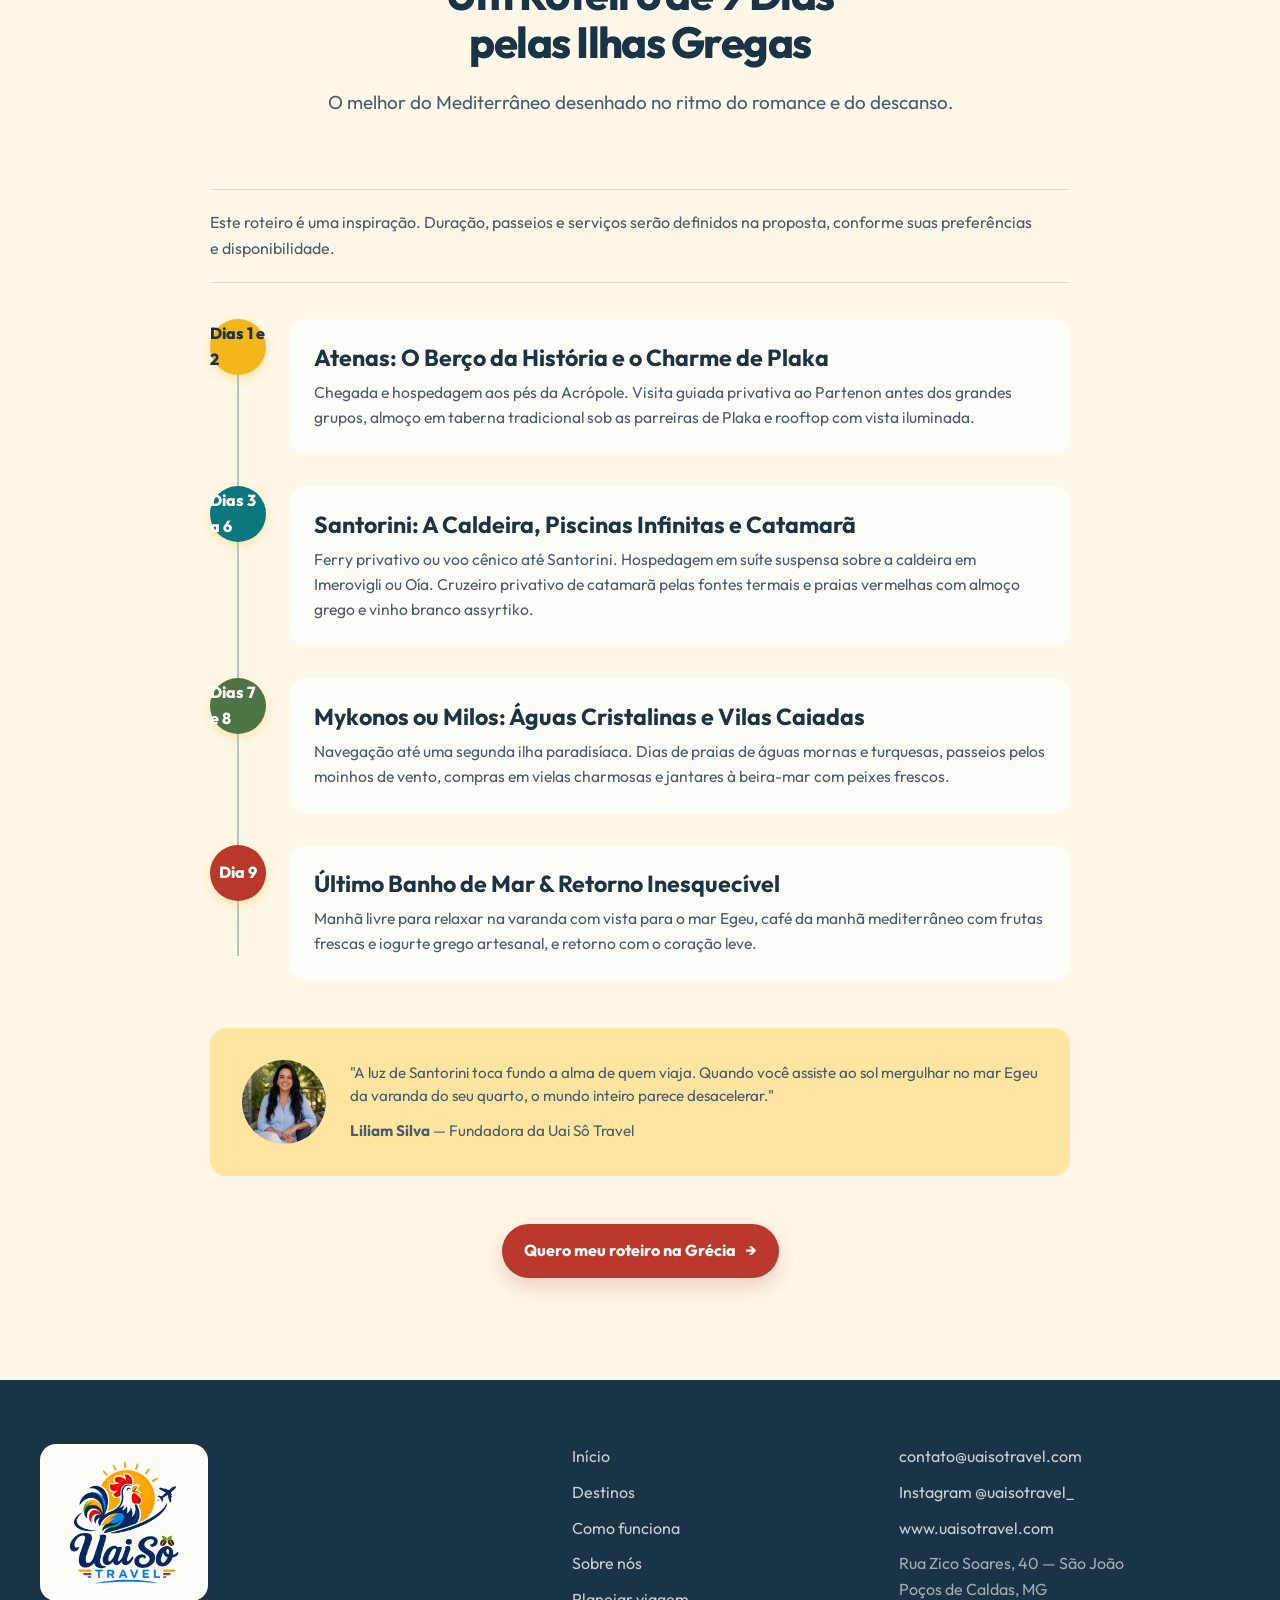
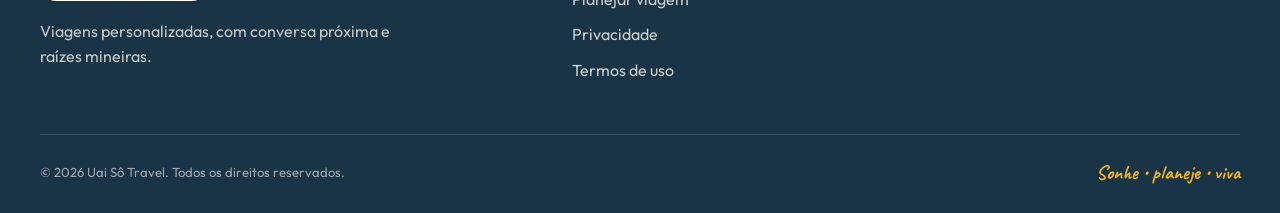
<file: destinos/mediterraneo/index.html>
<!DOCTYPE html>
<html lang="pt-BR">
<head>
  <meta charset="UTF-8">
  <meta name="viewport" content="width=device-width, initial-scale=1, viewport-fit=cover">
  <title>Roteiro Personalizado Grécia & Mediterrâneo | Uai Sô Travel</title>
  <meta name="description" content="Roteiro de romance e exclusividade pela Grécia e Ilhas Gregas: Santorini com pôr do sol na caldeira, passeios de catamarã privativo e a história clássica de Atenas.">
  <meta name="robots" content="index, follow, max-image-preview:large">
  <link rel="canonical" href="https://www.uaisotravel.com/destinos/mediterraneo/">
  <meta property="og:locale" content="pt_BR">
  <meta property="og:type" content="website">
  <meta property="og:site_name" content="Uai Sô Travel">
  <meta property="og:title" content="Roteiro Personalizado Grécia & Mediterrâneo | Uai Sô Travel">
  <meta property="og:description" content="O encontro do céu com o mar azul profundo. Viva as ilhas gregas com curadoria sob medida.">
  <meta property="og:url" content="https://www.uaisotravel.com/destinos/mediterraneo/">
  <meta property="og:image" content="https://www.uaisotravel.com/assets/brand/logo-uai-so-travel-source.png">
  <meta property="og:image:alt" content="Logo oficial da Uai Sô Travel">
  <meta name="twitter:card" content="summary_large_image">
  <meta name="twitter:image" content="https://www.uaisotravel.com/assets/brand/logo-uai-so-travel-source.png">
  <meta name="theme-color" content="#FFF8E8">
  <link rel="icon" type="image/svg+xml" href="../../assets/logo-uai-so-travel-mark-DQVhmNV_.svg">
  <link rel="preconnect" href="https://fonts.googleapis.com">
  <link rel="preconnect" href="https://fonts.gstatic.com" crossorigin>
  <link href="https://fonts.googleapis.com/css2?family=Caveat:wght@600;700&family=Outfit:wght@400;500;600;700;800&display=swap" rel="stylesheet">
  <link rel="stylesheet" href="../../assets/site-refinement-DhaijZ3C.css">
</head>
<body class="inner-page">
  <a class="skip-link" href="#conteudo">Pular para o conteúdo</a>

  <header class="site-header is-scrolled" id="siteHeader">
    <div class="shell header-inner">
      <a class="brand" href="../../index.html" aria-label="Uai Sô Travel — início">
        <svg class="brand-mark brand-mark-header" viewBox="0 0 1536 1024" role="img" aria-label="Uai Sô Travel">
          <defs>
            <filter id="header-logo-remove-black" color-interpolation-filters="sRGB">
              <feColorMatrix type="matrix" values="1 0 0 0 0 0 1 0 0 0 0 0 1 0 0 1.35 1.35 1.35 0 -0.08" />
            </filter>
          </defs>
          <image href="../../assets/logo-uai-so-travel-header-web-C-xQfw5C.png" width="1536" height="1024" preserveAspectRatio="xMidYMid meet" filter="url(#header-logo-remove-black)" />
        </svg>
      </a>

      <button class="menu-toggle" id="menuToggle" type="button" aria-expanded="false" aria-controls="siteNav" aria-label="Abrir menu">
        <span></span><span></span>
      </button>

      <nav class="site-nav" id="siteNav" aria-label="Navegação principal">
        <a href="../../index.html">Início</a>
        <a href="../index.html" aria-current="location">Destinos</a>
        <a href="../../como-funciona/index.html">Como funciona</a>
        <a href="../../sobre/index.html">Sobre nós</a>
        <a href="../../planejar/index.html">Planejar viagem</a>
      </nav>

      <a class="button button-coral header-cta" href="https://wa.me/5535999816363?text=Ol%C3%A1!%20Gostaria%20de%20um%20roteiro%20personalizado%20para%20a%20Gr%C3%A9cia%20e%20Mediterr%C3%A2neo." target="_blank" rel="noopener" aria-label="Conversar pelo WhatsApp">
        <span class="cta-label-full">Conversar no WhatsApp</span><span class="cta-label-short">Conversar</span><span aria-hidden="true">↗</span>
      </a>
    </div>
  </header>

  <main id="conteudo">
    <!-- Cycladic Arch & Moving Video Hero -->
    <section class="dest-grecia-hero">
      <div class="shell dest-grecia-hero-grid">
        <!-- Card Left -->
        <article class="grecia-card">
          <nav class="breadcrumbs" aria-label="Trilha de navegação">
            <a href="../../index.html">Início</a>
            <span aria-hidden="true">/</span>
            <a href="../index.html">Destinos</a>
            <span aria-hidden="true">/</span>
            <span class="current">Grécia & Mediterrâneo</span>
          </nav>
          <h1 class="page-title">Grécia.<br><span>Dias da cor do mar.</span></h1>
          <p style="color: var(--ink-soft); font-size: 1.04rem; line-height: 1.6; margin-bottom: 24px;">Casas brancas, buganvílias e o mar acompanhando os dias. Uma viagem para explorar vilas, sentar à mesa e encontrar tempo para estar junto.</p>
          <div class="hero-actions">
            <a class="button button-coral" href="https://wa.me/5535999816363?text=Ol%C3%A1!%20Quero%20planejar%20meu%20roteiro%20personalizado%20para%20a%20Gr%C3%A9cia." target="_blank" rel="noopener">Quero meu roteiro na Grécia <span aria-hidden="true">→</span></a>
            <a class="text-link" href="#itinerario">Ver sugestão de dias <span aria-hidden="true">↓</span></a>
          </div>
        </article>

        <!-- Cycladic Video Arch Frame Right -->
        <div style="position: relative;">
          <div class="grecia-arch-frame">
            <video controls playsinline preload="none" aria-label="Vídeo de Santorini" poster="../../assets/destination_santorini-web-DwpHJePq.jpg">
              <source src="../../assets/santorini-BBygUQgG.mp4" type="video/mp4">
              <img src="../../assets/destination_santorini-web-DwpHJePq.jpg" width="1024" height="1024" alt="Casas brancas de Santorini">
            </video>
          </div>
          <div class="grecia-bougainvillea-badge">
            <span aria-hidden="true">🌺</span>
            <span>Luz Dourada de Oía</span>
          </div>
        </div>
      </div>
    </section>

    <!-- Essence Section -->
    <section class="section" style="background: var(--paper);">
      <div class="shell">
        <div class="content-split">
          <div>

            <h2 class="section-title">Celebrações a dois e momentos suspensos sobre a caldeira</h2>
            <p style="color: var(--ink-soft); font-size: 1.05rem; line-height: 1.6; margin-bottom: 18px;">A Grécia é o cenário definitivo para luas de mel, renovações de votos e viagens que pedem contemplação e romance. Cuidamos da escolha criteriosa de hotéis boutique escavados na rocha vulcânica, com piscinas infinitas privativas e vista desobstruída para o pôr do sol.</p>
            <p style="color: var(--ink-soft); font-size: 1.05rem; line-height: 1.6; margin-bottom: 28px;">Incluímos passeios de catamarã ao entardecer com jantar a bordo, degustações de vinhos vulcânicos e logística sem filas entre as ilhas.</p>
            <a class="button button-coral" href="https://wa.me/5535999816363?text=Ol%C3%A1!%20Quero%20montar%20um%20roteiro%20personalizado%20para%20a%20Gr%C3%A9cia." target="_blank" rel="noopener">Conversar sobre a Grécia <span aria-hidden="true">→</span></a>
          </div>
          <div class="content-photo">
            <img src="../../assets/destination_santorini-web-DwpHJePq.jpg" width="1024" height="680" alt="Pôr do sol sobre a caldeira de Santorini" loading="lazy">
          </div>
        </div>
      </div>
    </section>

    <!-- Suggested Itinerary Timeline -->
    <section class="section" id="itinerario" aria-describedby="itineraryHint" style="background: var(--ivory);">
      <div class="shell" style="max-width: 860px; margin-inline: auto;">
        <header class="section-heading heading-center">

          <h2>Um Roteiro de 9 Dias pelas Ilhas Gregas</h2>
          <p>O melhor do Mediterrâneo desenhado no ritmo do romance e do descanso.</p>
        </header>

        <p class="itinerary-hint" id="itineraryHint">Este roteiro é uma inspiração. Duração, passeios e serviços serão definidos na proposta, conforme suas preferências e disponibilidade.</p>
        <div class="itinerary-timeline">
          <!-- Day 1 & 2 -->
          <div class="itinerary-day">
            <div class="day-badge">Dias 1 e 2</div>
            <div class="day-content">
              <h3>Atenas: O Berço da História e o Charme de Plaka</h3>
              <p>Chegada e hospedagem aos pés da Acrópole. Visita guiada privativa ao Partenon antes dos grandes grupos, almoço em taberna tradicional sob as parreiras de Plaka e rooftop com vista iluminada.</p>
            </div>
          </div>

          <!-- Day 3 to 6 -->
          <div class="itinerary-day">
            <div class="day-badge">Dias 3 a 6</div>
            <div class="day-content">
              <h3>Santorini: A Caldeira, Piscinas Infinitas e Catamarã</h3>
              <p>Ferry privativo ou voo cênico até Santorini. Hospedagem em suíte suspensa sobre a caldeira em Imerovigli ou Oía. Cruzeiro privativo de catamarã pelas fontes termais e praias vermelhas com almoço grego e vinho branco assyrtiko.</p>
            </div>
          </div>

          <!-- Day 7 & 8 -->
          <div class="itinerary-day">
            <div class="day-badge">Dias 7 e 8</div>
            <div class="day-content">
              <h3>Mykonos ou Milos: Águas Cristalinas e Vilas Caiadas</h3>
              <p>Navegação até uma segunda ilha paradisíaca. Dias de praias de águas mornas e turquesas, passeios pelos moinhos de vento, compras em vielas charmosas e jantares à beira-mar com peixes frescos.</p>
            </div>
          </div>

          <!-- Day 9 -->
          <div class="itinerary-day">
            <div class="day-badge">Dia 9</div>
            <div class="day-content">
              <h3>Último Banho de Mar & Retorno Inesquecível</h3>
              <p>Manhã livre para relaxar na varanda com vista para o mar Egeu, café da manhã mediterrâneo com frutas frescas e iogurte grego artesanal, e retorno com o coração leve.</p>
            </div>
          </div>
        </div>

        <aside class="curation-box">
          <img class="curation-avatar" src="../../assets/founder-liliam-azul-BYn97M1E.jpg" width="100" height="100" alt="Liliam Silva">
          <div>
            <p class="curation-quote">"A luz de Santorini toca fundo a alma de quem viaja. Quando você assiste ao sol mergulhar no mar Egeu da varanda do seu quarto, o mundo inteiro parece desacelerar."</p>
            <p class="curation-author"><strong>Liliam Silva</strong> — Fundadora da Uai Sô Travel</p>
          </div>
        </aside>

        <div style="text-align: center; margin-top: 48px;">
          <a class="button button-coral" href="https://wa.me/5535999816363?text=Ol%C3%A1!%20Gostei%20do%20roteiro%20da%20Gr%C3%A9cia%20e%20quero%20montar%20o%20meu." target="_blank" rel="noopener">Quero meu roteiro na Grécia <span aria-hidden="true">→</span></a>
        </div>
      </div>
    </section>
  </main>

  <footer class="site-footer">
    <div class="shell footer-grid">
      <div>
        <a class="brand brand-footer" href="../../index.html" aria-label="Uai Sô Travel — voltar ao início">
          <img class="brand-logo-full" src="../../assets/logo-uai-so-travel-full-DszMGk9v.png" width="900" height="822" alt="">
        </a>
        <p>Viagens personalizadas, com conversa próxima e raízes mineiras.</p>
      </div>
      <nav aria-label="Navegação do rodapé">
        <a href="../../index.html">Início</a>
        <a href="../index.html">Destinos</a>
        <a href="../../como-funciona/index.html">Como funciona</a>
        <a href="../../sobre/index.html">Sobre nós</a>
        <a href="../../planejar/index.html">Planejar viagem</a>
        <a href="../../privacidade/index.html">Privacidade</a>
        <a href="../../termos/index.html">Termos de uso</a>
      </nav>
      <div class="footer-contact">
        <a href="mailto:contato@uaisotravel.com">contato@uaisotravel.com</a>
        <a href="https://www.instagram.com/uaisotravel_/" target="_blank" rel="noopener" aria-label="Instagram da Uai Sô Travel, abre em nova aba">Instagram @uaisotravel_</a>
        <a href="https://www.uaisotravel.com/">www.uaisotravel.com</a>
        <span>Rua Zico Soares, 40 — São João<br>Poços de Caldas, MG</span>
      </div>
    </div>
    <div class="shell footer-bottom">
      <p>© 2026 Uai Sô Travel. Todos os direitos reservados.</p>
      <p class="affection-note">Sonhe • planeje • viva</p>
    </div>
  </footer>

  <a class="floating-whatsapp" href="https://wa.me/5535999816363?text=Ol%C3%A1!%20Estou%20na%20p%C3%A1gina%20da%20Gr%C3%A9cia." target="_blank" rel="noopener" aria-label="Abrir WhatsApp">
    <svg viewBox="0 0 24 24" aria-hidden="true"><path d="M12 2a9.5 9.5 0 0 0-8.16 14.37L2.5 21.5l5.25-1.3A9.5 9.5 0 1 0 12 2Zm4.56 13.64c-.2.56-1.15 1.05-1.6 1.12-.42.07-.95.1-1.53-.08-.35-.11-.8-.26-1.38-.51-2.43-1.05-4.01-3.5-4.13-3.66-.12-.16-.99-1.31-.99-2.5s.63-1.78.85-2.02c.22-.24.48-.3.64-.3h.46c.15 0 .35-.05.55.42.2.48.69 1.68.75 1.8.06.12.1.27.02.43-.08.16-.12.26-.24.4-.12.14-.25.31-.36.42-.12.12-.24.25-.1.49.14.24.62 1.02 1.34 1.65.92.82 1.7 1.08 1.94 1.2.24.12.38.1.52-.06.14-.16.6-.7.76-.94.16-.24.32-.2.54-.12.22.08 1.39.66 1.63.78.24.12.4.18.46.28.06.1.06.58-.14 1.14Z"></path></svg>
  </a>

  <script>
(function(){function e(){let e=[...document.querySelectorAll(`[data-solar-story]`)];if(!e.length||!window.gsap||!window.ScrollTrigger)return;let{gsap:t,ScrollTrigger:n}=window;t.registerPlugin(n);let r=window.matchMedia(`(prefers-reduced-motion: reduce)`),i=!!(navigator.connection||navigator.mozConnection||navigator.webkitConnection)?.saveData||navigator.deviceMemory&&navigator.deviceMemory<4;e.forEach(e=>{let n=e.querySelector(`.story-motion-toggle`),a=!1,o,s=()=>{o?.revert(),o=null;let s=r.matches||i;n.hidden=!1,n.disabled=!!s,n.setAttribute(`aria-pressed`,String(a)),n.textContent=s?`Efeitos reduzidos`:a?`Ativar efeitos`:`Pausar efeitos`,e.dataset.motionState=s||a?`static`:`active`,!(s||a)&&(o=t.matchMedia(),o.add({desktop:`(min-width: 901px)`,mobile:`(max-width: 900px)`},n=>{let r=n.conditions.desktop;[...e.querySelectorAll(`.roots-postcard, .route-chapter`)].forEach((e,n)=>{let i=e.classList.contains(`roots-postcard`),a=i?r?[-3,3,-2,3][n]:n%2?1.5:-1.5:0;t.fromTo(e,{x:r?i?(n-1.5)*46:90:0,y:r?60:22,rotation:r?a+(n%2?7:-7):a,rotationY:r?i?n%2?-16:16:-12:0,scale:r?.94:1},{x:0,y:0,rotation:a,rotationY:0,scale:1,ease:`power2.out`,scrollTrigger:{trigger:e,start:`top 96%`,end:r?`top 52%`:`top 76%`,scrub:!r||.45,invalidateOnRefresh:!0}})}),e.querySelectorAll(`.story-draw`).forEach(n=>{t.fromTo(n,{strokeDasharray:1,strokeDashoffset:1},{strokeDashoffset:0,autoRound:!1,ease:`none`,scrollTrigger:{trigger:e,start:`top 75%`,end:`bottom 85%`,scrub:.35}})}),r&&e.querySelectorAll(`.story-sun`).forEach(n=>{t.fromTo(n,{rotation:-30},{rotation:70,ease:`none`,scrollTrigger:{trigger:e,start:`top bottom`,end:`bottom top`,scrub:.6}})})}))};n.addEventListener(`click`,()=>{a=!a,s()}),r.addEventListener(`change`,s),s()})}function t(){let e=[...document.querySelectorAll(`[data-motion-toggle]`)];if(!e.length)return;let t=matchMedia(`(prefers-reduced-motion: reduce)`),n=matchMedia(`(min-width: 900px) and (hover: hover) and (pointer: fine)`),r=navigator.connection,i=()=>r?.saveData||navigator.deviceMemory&&navigator.deviceMemory<4,a=[...document.querySelectorAll(`.journey-photo`)],o=document.querySelector(`.mood-grid`),s=[...document.querySelectorAll(`.journey-photo picture, .mood-card picture`)],c=document.querySelector(`.live-ticket`),l=document.getElementById(`tripPlanner`),u=!1,d,f,p=!(`IntersectionObserver`in window),m=new Set,h=()=>t.matches||i()||!n.matches,g=()=>!u&&!h(),_=()=>s.forEach(e=>{e.removeAttribute(`data-pointer-active`),[`--window-x`,`--window-y`,`--postcard-x`,`--postcard-y`].forEach(t=>e.style.removeProperty(t))}),v=()=>{_(),m.forEach(e=>e.cancel()),m.clear()},y=(e,t)=>{let n=t.getBoundingClientRect();return[Math.max(-1,Math.min(1,(e.clientX-n.left)/n.width*2-1)),Math.max(-1,Math.min(1,(e.clientY-n.top)/n.height*2-1))]},b=()=>{if(d?.abort(),v(),document.documentElement.classList.toggle(`pointer-depth-motion`,!!g()),e.forEach(e=>{e.hidden=h(),e.disabled=h(),e.setAttribute(`aria-pressed`,String(u)),e.textContent=u?`Ativar efeitos de profundidade`:`Pausar efeitos de profundidade`}),!g())return;d=new AbortController;let t={signal:d.signal,passive:!0};a.forEach(e=>{let n=e.querySelector(`picture`);n&&(e.addEventListener(`pointermove`,t=>{if(t.pointerType!==`mouse`)return;let[r,i]=y(t,e);n.dataset.pointerActive=`true`,n.style.setProperty(`--window-x`,`${-r*2.4}%`),n.style.setProperty(`--window-y`,`${-i*2.4}%`)},t),e.addEventListener(`pointerleave`,_,t),e.addEventListener(`pointercancel`,_,t))}),o?.addEventListener(`pointermove`,e=>{if(e.pointerType!==`mouse`)return;let t=o.querySelector(`[data-postcard-active="true"]`),n=t?.querySelector(`picture`);if(!n)return;let r=t.getBoundingClientRect();if(e.clientX<r.left||e.clientX>r.right||e.clientY<r.top||e.clientY>r.bottom){_();return}let[i,a]=y(e,t);n.dataset.pointerActive=`true`,n.style.setProperty(`--postcard-x`,`${-a*2.8}deg`),n.style.setProperty(`--postcard-y`,`${i*2.8}deg`)},t),o?.addEventListener(`pointerleave`,_,t),window.addEventListener(`scroll`,_,t),window.addEventListener(`blur`,v,t)};if(e.forEach(e=>e.addEventListener(`click`,()=>{u=!u,b()})),t.addEventListener(`change`,b),n.addEventListener(`change`,b),r?.addEventListener(`change`,b),document.addEventListener(`visibilitychange`,()=>{document.hidden&&v()}),window.addEventListener(`pagehide`,()=>{v(),clearTimeout(f)}),b(),!c||!l)return;let x=[...c.querySelectorAll(`.ticket-value`)],S=new Map(x.map(e=>[e,e.textContent])),C=document.getElementById(`ticketUpdateStatus`);`IntersectionObserver`in window&&new IntersectionObserver(e=>{p=e[0].isIntersecting},{threshold:.15}).observe(c);let w=(e,t,n)=>{if(!e.animate)return;let r=e.animate(t,{duration:n,easing:`cubic-bezier(.16,1,.3,1)`});m.add(r),r.onfinish=()=>m.delete(r)},T=()=>{let e=x.filter(e=>S.get(e)!==e.textContent);if(!e.length)return;e.forEach(e=>S.set(e,e.textContent));let t=l.querySelector(`input[name="mood"]:checked`),n=[...l.querySelectorAll(`input[name="mood"]`)];c.dataset.travelTone=[`coral`,`turquoise`,`leaf`,`sun`,`sun`][n.indexOf(t)]||`sun`,C&&(C.textContent=`Seu resumo foi atualizado. Nada foi enviado.`),!(!g()||!p||document.hidden)&&(m.forEach(e=>e.cancel()),m.clear(),w(c,[{transform:`translateY(-5px) rotate(-.35deg)`},{transform:`translateY(0) rotate(0)`}],380),e.forEach(e=>w(e.closest(`.ticket-row`),[{backgroundColor:`rgba(255,253,247,.95)`},{backgroundColor:`rgba(255,253,247,0)`}],650)))},E=e=>{clearTimeout(f),f=setTimeout(T,e.type===`change`||!e.isTrusted?0:280)};l.addEventListener(`input`,E),l.addEventListener(`change`,E)}document.documentElement.classList.add(`js`),document.addEventListener(`DOMContentLoaded`,()=>{let n=document.getElementById(`siteHeader`),r=document.getElementById(`menuToggle`),i=document.getElementById(`siteNav`),a=document.getElementById(`tripPlanner`),o=document.querySelector(`.header-cta`),s=document.getElementById(`plannerStatus`),c=document.getElementById(`whatsappFallback`),l=document.getElementById(`travelerName`),u=a?.querySelector(`button[type="submit"]`),d=i?.querySelector(`a`),f=window.matchMedia(`(prefers-reduced-motion: reduce)`).matches,p=!!(navigator.connection||navigator.mozConnection||navigator.webkitConnection)?.saveData||navigator.deviceMemory&&navigator.deviceMemory<4,m=window.gsap!==void 0&&window.ScrollTrigger!==void 0,h=!f&&!p&&m,g=!1,_=null,v=()=>{n?.classList.toggle(`is-scrolled`,window.scrollY>24)},y=()=>i?.classList.contains(`is-open`)??!1,b=({restoreFocus:e=!1}={})=>{!r||!i||(r.setAttribute(`aria-expanded`,`false`),r.setAttribute(`aria-label`,`Abrir menu`),i.classList.remove(`is-open`),document.body.classList.remove(`nav-open`),e&&(_?.isConnected?_:r).focus())},x=()=>{!r||!i||(_=document.activeElement instanceof HTMLElement?document.activeElement:r,r.setAttribute(`aria-expanded`,`true`),r.setAttribute(`aria-label`,`Fechar menu`),i.classList.add(`is-open`),document.body.classList.add(`nav-open`),window.setTimeout(()=>d?.focus(),60))};v(),window.addEventListener(`scroll`,v,{passive:!0}),r?.addEventListener(`click`,()=>{y()?b({restoreFocus:!0}):x()}),i?.querySelectorAll(`a`).forEach(e=>e.addEventListener(`click`,()=>{b();let t=e.hash.slice(1),n=t?document.getElementById(t):null;window.requestAnimationFrame(()=>{n&&(n.setAttribute(`tabindex`,`-1`),n.focus({preventScroll:!0}),n.addEventListener(`blur`,()=>n.removeAttribute(`tabindex`),{once:!0}))})})),o?.addEventListener(`click`,()=>b()),document.addEventListener(`keydown`,e=>{if(!y())return;if(e.key===`Escape`){e.preventDefault(),b({restoreFocus:!0});return}if(e.key!==`Tab`||!r||!i)return;let t=o instanceof HTMLElement&&o.offsetParent!==null?[o]:[],n=[r,...i.querySelectorAll(`a`),...t],a=n[0],s=n.at(-1);e.shiftKey&&document.activeElement===a?(e.preventDefault(),s?.focus()):!e.shiftKey&&document.activeElement===s&&(e.preventDefault(),a?.focus())}),document.addEventListener(`click`,e=>{if(!y())return;let t=e.target;t instanceof Node&&!i.contains(t)&&!r?.contains(t)&&b()}),window.addEventListener(`resize`,()=>{window.innerWidth>780&&y()&&b()});let S=()=>{if(!h||!document.body.classList.contains(`home-page`))return;let{gsap:e,ScrollTrigger:t}=window;e.registerPlugin(t),e.matchMedia().add(`(min-width: 900px) and (pointer: fine) and (prefers-reduced-motion: no-preference)`,()=>{document.documentElement.classList.add(`motion-gsap`),g=!0,e.timeline({defaults:{ease:`power3.out`}}).fromTo(`.hero-media img, .hero-media video`,{scale:1.065},{scale:1,duration:1.15},0).fromTo(`.hero-card`,{autoAlpha:0,x:-48,clipPath:`inset(0 14% 0 0 round 16px)`,filter:`blur(8px)`},{autoAlpha:1,x:0,clipPath:`inset(0 0% 0 0 round 16px)`,filter:`blur(0px)`,duration:.82},.08).fromTo(`.route-hero`,{autoAlpha:0,clipPath:`inset(0 100% 0 0)`},{autoAlpha:1,clipPath:`inset(0 0% 0 0)`,duration:.9},.28),e.fromTo(`.page-route`,{clipPath:`inset(0 0 100% 0)`},{clipPath:`inset(0 0 0% 0)`,ease:`none`,scrollTrigger:{trigger:`.page-route`,start:`top 82%`,end:`bottom 78%`,scrub:.55}});let t=document.querySelector(`.moods`),n=e.utils.toArray(`.mood-card`),r=document.querySelector(`.mood-progress-fill`),i=document.querySelector(`.mood-progress-current`);if(t&&n.length){e.set(n,{zIndex:e=>e+1}),e.set(n.slice(1),{xPercent:118,rotation:6,autoAlpha:0}),e.set(n[0],{xPercent:0,rotation:0,autoAlpha:1}),n[0].dataset.postcardActive=`true`;let a=e.timeline({defaults:{ease:`power3.inOut`},scrollTrigger:{trigger:t,start:`top top+=86`,end:()=>`+=${Math.round(window.innerHeight*3.25)}`,scrub:.65,pin:!0,anticipatePin:1,invalidateOnRefresh:!0,onUpdate:e=>{let t=Math.min(n.length-1,Math.round(e.progress*(n.length-1)));i&&(i.textContent=String(t+1).padStart(2,`0`)),n.forEach((e,n)=>{n===t?e.dataset.postcardActive=`true`:e.removeAttribute(`data-postcard-active`)})}}});n.slice(1).forEach((e,t)=>{let r=n[t];a.to(r,{xPercent:-7-t*2,yPercent:2+t,scale:.94,rotation:-2.2,autoAlpha:.5,duration:.72}).to(e,{xPercent:0,rotation:0,autoAlpha:1,duration:.82},`<.08`)}),r&&a.to(r,{scaleX:1,duration:a.duration(),ease:`none`},0)}return e.utils.toArray(`.journey`).forEach((t,n)=>{let r=t.querySelector(`.journey-photo img`),i=t.querySelector(`.journey-copy`),a=n%2==0?`inset(0 12% 0 0 round 16px)`:`inset(0 0 0 12% round 16px)`;e.timeline({scrollTrigger:{trigger:t,start:`top 84%`,end:`top 42%`,scrub:.5}}).fromTo(t,{clipPath:a},{clipPath:`inset(0 0% 0 0% round 16px)`,ease:`power3.out`,duration:1},0).fromTo(r,{scale:1.09},{scale:1,ease:`power2.out`,duration:1},0).fromTo(i,{y:38},{y:0,ease:`power3.out`,duration:.8},.08)}),e.timeline({scrollTrigger:{trigger:`.process`,start:`top 78%`,end:`center 48%`,scrub:.5}}).fromTo(`.route-process`,{clipPath:`inset(0 100% 0 0)`},{clipPath:`inset(0 0% 0 0)`,ease:`none`,duration:1},0).fromTo(`.process-list li`,{y:26,autoAlpha:0},{y:0,autoAlpha:1,stagger:.18,ease:`power3.out`,duration:.55},.08).fromTo(`.step-number`,{scale:.72,rotation:-8},{scale:1,rotation:0,stagger:.18,ease:`power3.out`,duration:.5},.12),()=>{document.documentElement.classList.remove(`motion-gsap`),g=!1}})};try{S()}catch(e){document.documentElement.classList.remove(`motion-gsap`),g=!1,console.warn(`As animações avançadas não puderam ser iniciadas; o conteúdo seguirá visível.`,e)}e(),t(),document.documentElement.classList.add(`reveal-ready`);let C=document.querySelectorAll(g?`[data-reveal]:not([data-motion])`:`[data-reveal]`);if(f)C.forEach(e=>e.classList.add(`is-visible`));else if(`IntersectionObserver`in window){let e=new IntersectionObserver((e,t)=>{e.forEach(e=>{e.isIntersecting&&(e.target.classList.add(`is-visible`),t.unobserve(e.target))})},{threshold:.12,rootMargin:`0px 0px -36px`});C.forEach(t=>e.observe(t))}else C.forEach(e=>e.classList.add(`is-visible`));let w=e=>{s&&(s.textContent=e,s.hidden=!1)};a?.addEventListener(`invalid`,()=>{w(`Confira os campos indicados antes de continuar. Nenhum dado foi enviado.`)},!0),a?.addEventListener(`input`,e=>{e.target===l&&l.setCustomValidity(``),s&&(s.hidden=!0),c&&(c.hidden=!0)}),a?.addEventListener(`submit`,e=>{if(e.preventDefault(),!a.checkValidity()){a.reportValidity(),w(`Confira os campos indicados antes de continuar. Nenhum dado foi enviado.`);return}let t=new FormData(a),n=String(t.get(`name`)||``).trim(),r=String(t.get(`mood`)||``).trim(),i=String(t.get(`destination`)||``).trim(),o=String(t.get(`companions`)||``).trim(),s=String(t.get(`dates`)||``).trim(),d=String(t.get(`notes`)||``).trim();if(!n){l?.setCustomValidity(`Digite seu nome para continuar.`),l?.reportValidity(),w(`Digite seu nome para continuar. Nenhum dado foi enviado.`);return}let f=a.dataset.whatsappNumber;if(!f){w(`O canal do WhatsApp não está configurado. Seus dados continuam apenas neste formulário.`);return}let p=[`Olá! Sou ${n} e gostaria de planejar minha viagem com a Uai Sô Travel.`,`🌿 Clima / Estilo desejado: ${r}.`,i?`📍 Destino em mente: ${i}.`:``,o?`👥 Companhia: ${o}.`:``,s?`🗓️ Época / Duração pretendida: ${s}.`:``,d?`✨ Desejos ou detalhes especiais: ${d}.`:``,`Gostaria de conversar sobre uma proposta pensada para mim.`].filter(Boolean).join(`
`),m=`https://wa.me/${f}?text=${encodeURIComponent(p)}`;c&&(c.href=m,c.hidden=!0),u&&(u.disabled=!0,u.setAttribute(`aria-disabled`,`true`));let h=window.open(m,`_blank`);h?(h.opener=null,w(`O WhatsApp foi aberto em uma nova aba. Revise a mensagem antes de enviar; nada foi enviado automaticamente pelo site.`)):(c&&(c.hidden=!1,c.focus()),w(`O navegador bloqueou a nova aba. Use o botão “Abrir o WhatsApp” para continuar; nada foi enviado automaticamente.`)),window.setTimeout(()=>{u&&(u.disabled=!1,u.removeAttribute(`aria-disabled`))},900)});let T=document.getElementById(`travelerName`),E=document.getElementById(`travelMood`),D=document.getElementById(`destinationIdea`),O=document.getElementById(`travelCompanions`),k=document.getElementById(`travelDates`),A=document.getElementById(`ticketTravelerName`),j=document.getElementById(`ticketMood`),M=document.getElementById(`ticketDestination`),N=document.getElementById(`ticketCompanions`),P=document.getElementById(`ticketDates`),F=()=>{A&&T&&(A.textContent=T.value.trim()||`Aguardando nome...`),j&&(j.textContent=a?.querySelector(`input[name="mood"]:checked`)?.value||E?.value||`A definir`),M&&D&&(M.textContent=D.value.trim()||`A definir`),N&&O&&(N.textContent=O.value.trim()||`—`),P&&k&&(P.textContent=k.value.trim()||`—`)};[T,D,O,k].forEach(e=>{e?.addEventListener(`input`,F)}),a?.addEventListener(`change`,F),F();let I=document.querySelectorAll(`#destGridSelect .sensation-card-btn`),L=()=>{I.forEach(e=>{let t=e.dataset.dest===D?.value.trim();e.classList.toggle(`is-active`,t),e.setAttribute(`aria-pressed`,String(t))})};D?.addEventListener(`input`,L),L(),I.forEach(e=>{e.addEventListener(`click`,()=>{let t=e.dataset.dest;D&&t&&(D.value=t,D.dispatchEvent(new Event(`input`,{bubbles:!0})))})});let R=document.querySelectorAll(`#destFilterBar .dest-filter-btn`),z=document.querySelectorAll(`#destGrid .dest-card`);R.forEach(e=>{e.addEventListener(`click`,()=>{R.forEach(t=>{t.classList.toggle(`is-active`,t===e),t.setAttribute(`aria-pressed`,String(t===e))});let t=e.dataset.filter;z.forEach(e=>{let n=e.dataset.category;e.hidden=t!==`all`&&n!==t});let n=[...z].filter(e=>!e.hidden).length,r=document.getElementById(`destFilterStatus`);r&&(r.textContent=`${n} ${n===1?`destino para explorar`:`destinos para explorar`}`)})});let B=document.querySelectorAll(`.itinerary-day`);if(B.length&&`IntersectionObserver`in window&&!f){let e=new IntersectionObserver(t=>{t.forEach(t=>{t.isIntersecting&&(t.target.style.opacity=`1`,t.target.style.transform=`translateY(0)`,e.unobserve(t.target))})},{threshold:.15,rootMargin:`0px 0px -40px 0px`});B.forEach(t=>{t.style.opacity=`0`,t.style.transform=`translateY(24px)`,t.style.transition=`opacity .6s cubic-bezier(.16, 1, .3, 1), transform .6s cubic-bezier(.16, 1, .3, 1)`,e.observe(t)})}u&&(u.disabled=!1)})})();
</script>
</body>
</html>
</file>
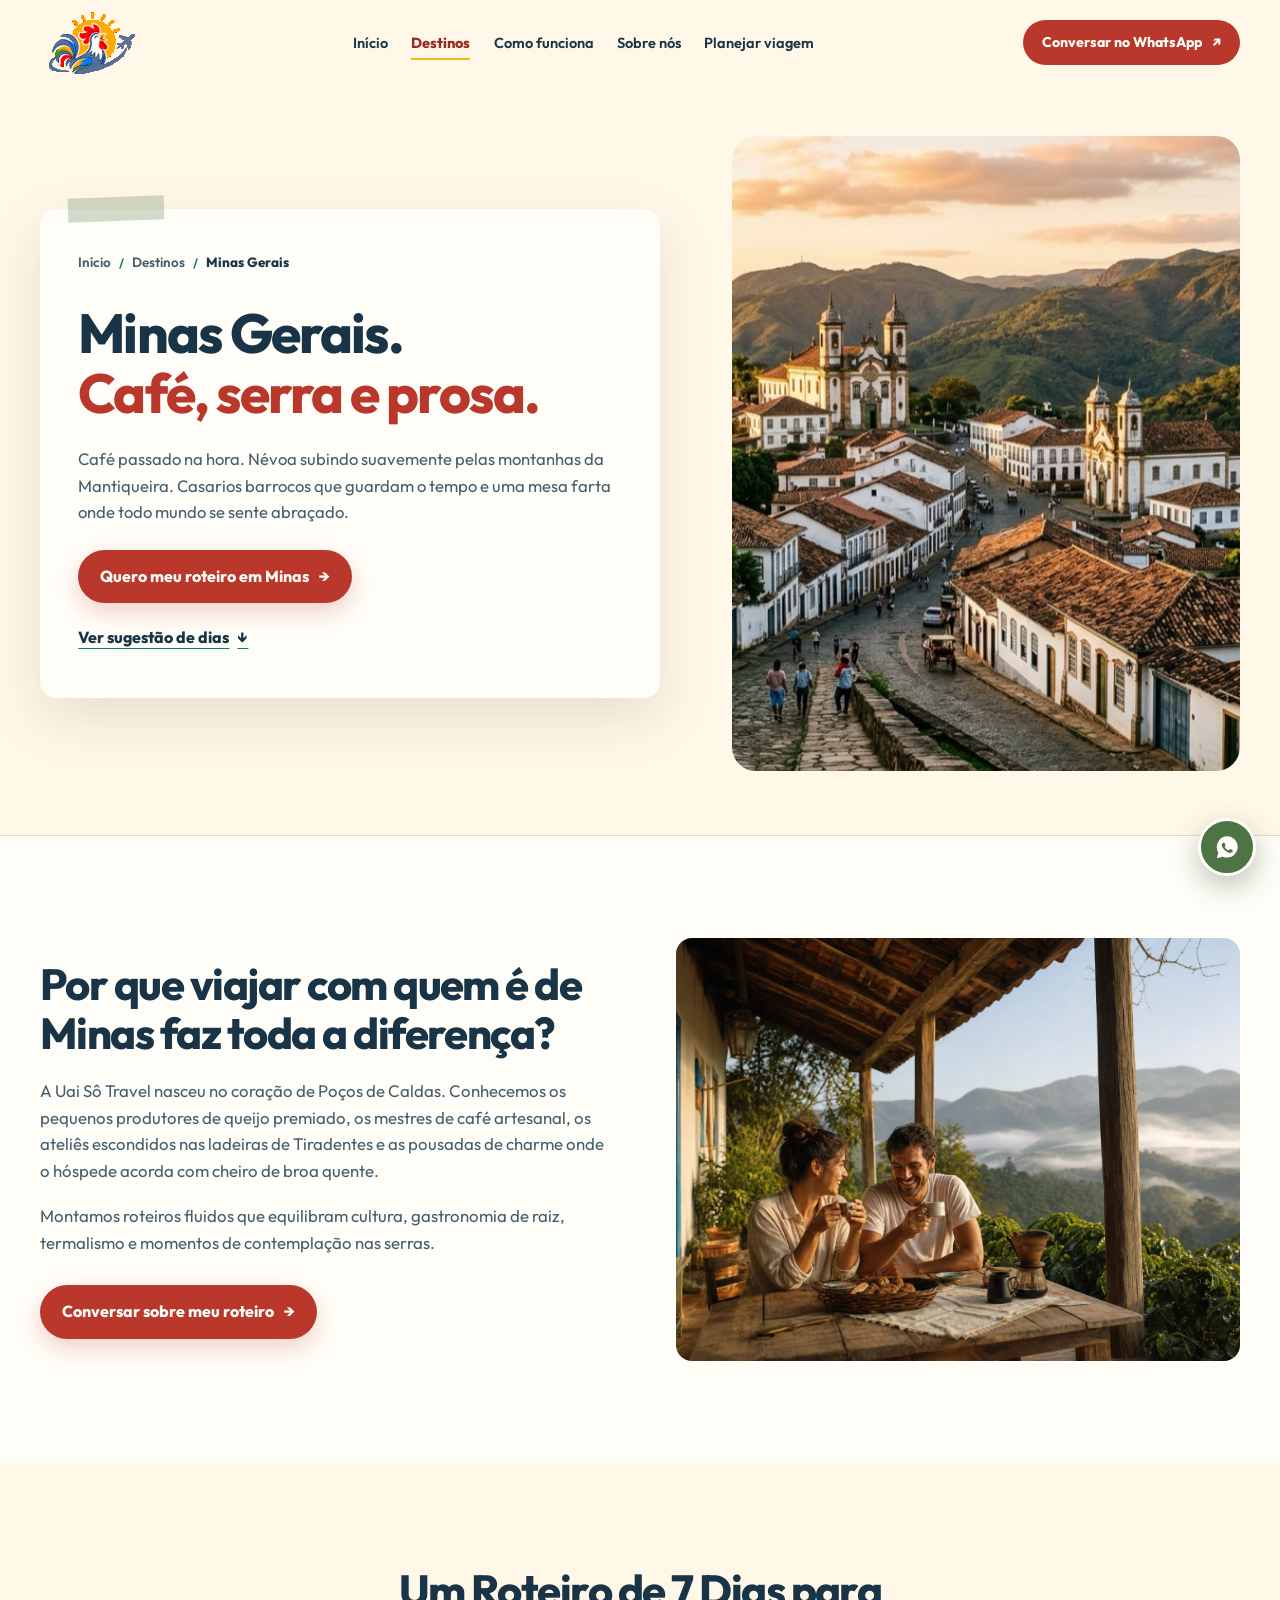
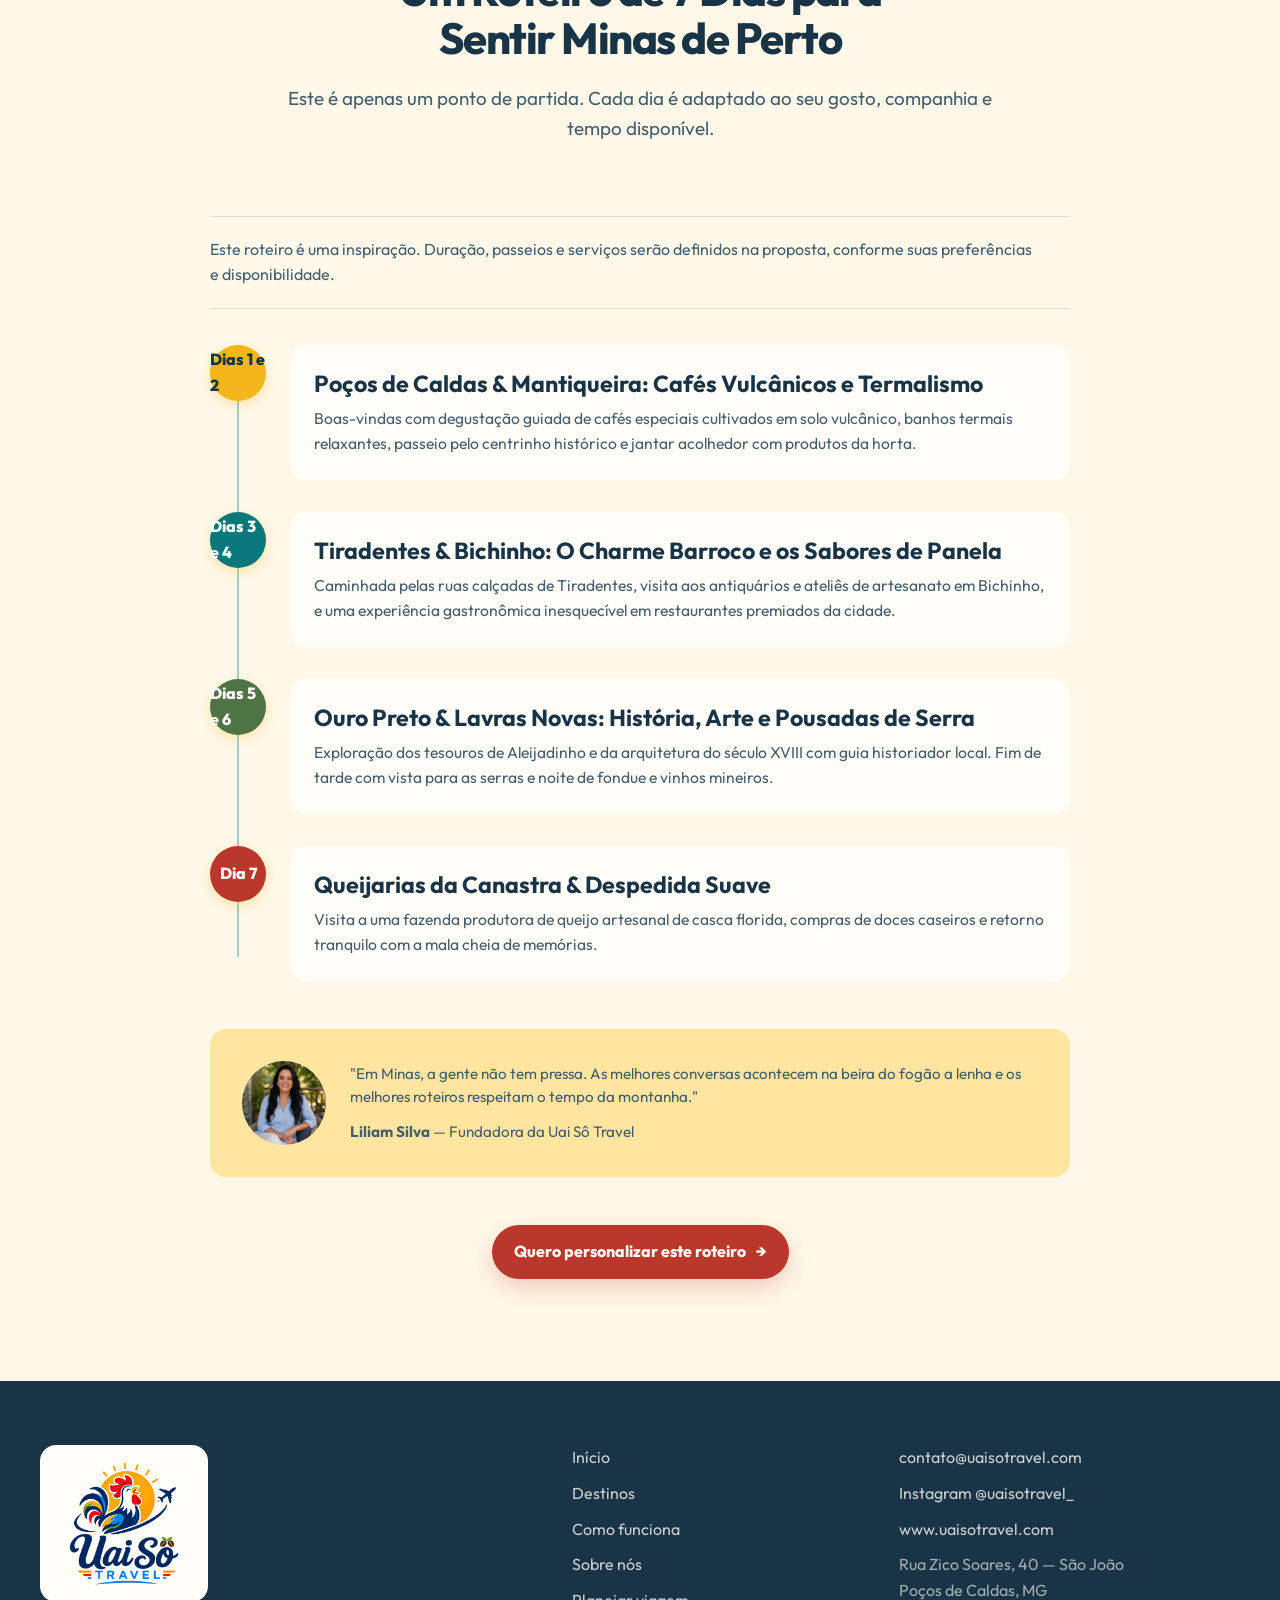
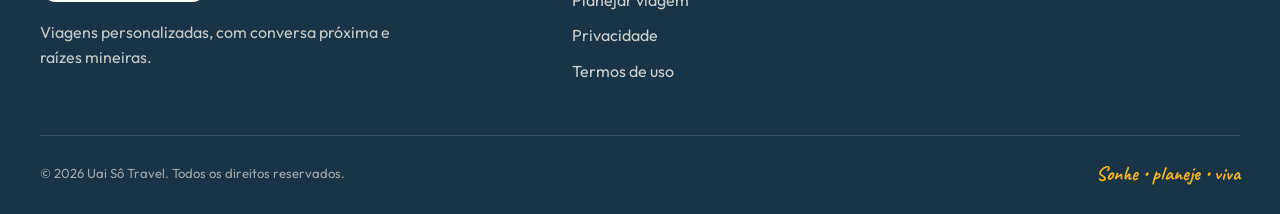
<file: destinos/minas-gerais/index.html>
<!DOCTYPE html>
<html lang="pt-BR">
<head>
  <meta charset="UTF-8">
  <meta name="viewport" content="width=device-width, initial-scale=1, viewport-fit=cover">
  <title>Roteiro Personalizado Minas Gerais | Uai Sô Travel</title>
  <meta name="description" content="Roteiro exclusivo por Minas Gerais: cafés especiais na Mantiqueira, Tiradentes, Ouro Preto, gastronomia de raiz e pousadas de charme com curadoria de Poços de Caldas.">
  <meta name="robots" content="index, follow, max-image-preview:large">
  <link rel="canonical" href="https://www.uaisotravel.com/destinos/minas-gerais/">
  <meta property="og:locale" content="pt_BR">
  <meta property="og:type" content="website">
  <meta property="og:site_name" content="Uai Sô Travel">
  <meta property="og:title" content="Roteiro Personalizado Minas Gerais | Uai Sô Travel">
  <meta property="og:description" content="Café passado na hora e montanhas acordando devagar. Viva Minas Gerais no seu ritmo.">
  <meta property="og:url" content="https://www.uaisotravel.com/destinos/minas-gerais/">
  <meta property="og:image" content="https://www.uaisotravel.com/assets/brand/logo-uai-so-travel-source.png">
  <meta property="og:image:alt" content="Logo oficial da Uai Sô Travel">
  <meta name="twitter:card" content="summary_large_image">
  <meta name="twitter:image" content="https://www.uaisotravel.com/assets/brand/logo-uai-so-travel-source.png">
  <meta name="theme-color" content="#FFF8E8">
  <link rel="icon" type="image/svg+xml" href="../../assets/logo-uai-so-travel-mark-DQVhmNV_.svg">
  <link rel="preconnect" href="https://fonts.googleapis.com">
  <link rel="preconnect" href="https://fonts.gstatic.com" crossorigin>
  <link href="https://fonts.googleapis.com/css2?family=Caveat:wght@600;700&family=Outfit:wght@400;500;600;700;800&display=swap" rel="stylesheet">
  <link rel="stylesheet" href="../../assets/site-refinement-DhaijZ3C.css">
</head>
<body class="inner-page">
  <a class="skip-link" href="#conteudo">Pular para o conteúdo</a>

  <header class="site-header is-scrolled" id="siteHeader">
    <div class="shell header-inner">
      <a class="brand" href="../../index.html" aria-label="Uai Sô Travel — início">
        <svg class="brand-mark brand-mark-header" viewBox="0 0 1536 1024" role="img" aria-label="Uai Sô Travel">
          <defs>
            <filter id="header-logo-remove-black" color-interpolation-filters="sRGB">
              <feColorMatrix type="matrix" values="1 0 0 0 0 0 1 0 0 0 0 0 1 0 0 1.35 1.35 1.35 0 -0.08" />
            </filter>
          </defs>
          <image href="../../assets/logo-uai-so-travel-header-web-C-xQfw5C.png" width="1536" height="1024" preserveAspectRatio="xMidYMid meet" filter="url(#header-logo-remove-black)" />
        </svg>
      </a>

      <button class="menu-toggle" id="menuToggle" type="button" aria-expanded="false" aria-controls="siteNav" aria-label="Abrir menu">
        <span></span><span></span>
      </button>

      <nav class="site-nav" id="siteNav" aria-label="Navegação principal">
        <a href="../../index.html">Início</a>
        <a href="../index.html" aria-current="location">Destinos</a>
        <a href="../../como-funciona/index.html">Como funciona</a>
        <a href="../../sobre/index.html">Sobre nós</a>
        <a href="../../planejar/index.html">Planejar viagem</a>
      </nav>

      <a class="button button-coral header-cta" href="https://wa.me/5535999816363?text=Ol%C3%A1!%20Gostaria%20de%20um%20roteiro%20personalizado%20para%20Minas%20Gerais." target="_blank" rel="noopener" aria-label="Conversar pelo WhatsApp">
        <span class="cta-label-full">Conversar no WhatsApp</span><span class="cta-label-short">Conversar</span><span aria-hidden="true">↗</span>
      </a>
    </div>
  </header>

  <main id="conteudo">
    <!-- Topography & Mantiqueira Hero -->
    <section class="dest-minas-hero">
      <div class="shell dest-minas-hero-grid">
        <!-- Card Left -->
        <article class="topography-card">
          <nav class="breadcrumbs" aria-label="Trilha de navegação">
            <a href="../../index.html">Início</a>
            <span aria-hidden="true">/</span>
            <a href="../index.html">Destinos</a>
            <span aria-hidden="true">/</span>
            <span class="current">Minas Gerais</span>
          </nav>
          <h1 class="page-title">Minas Gerais.<br><span>Café, serra e prosa.</span></h1>
          <p style="color: var(--ink-soft); font-size: 1.04rem; line-height: 1.6; margin-bottom: 24px;">Café passado na hora. Névoa subindo suavemente pelas montanhas da Mantiqueira. Casarios barrocos que guardam o tempo e uma mesa farta onde todo mundo se sente abraçado.</p>
          <div class="hero-actions">
            <a class="button button-coral" href="https://wa.me/5535999816363?text=Ol%C3%A1!%20Quero%20planejar%20meu%20roteiro%20personalizado%20para%20Minas%20Gerais." target="_blank" rel="noopener">Quero meu roteiro em Minas <span aria-hidden="true">→</span></a>
            <a class="text-link" href="#itinerario">Ver sugestão de dias <span aria-hidden="true">↓</span></a>
          </div>
        </article>

        <!-- Photo Frame Right -->
        <div class="minas-photo-frame">
          <img src="../../assets/destination_minas_historic-web-CqMPmtAP.jpg" width="1024" height="1024" alt="Paisagem de Minas Gerais" fetchpriority="high">
        </div>
      </div>
    </section>

    <!-- Essence Section -->
    <section class="section" style="background: var(--paper);">
      <div class="shell">
        <div class="content-split">
          <div>

            <h2 class="section-title">Por que viajar com quem é de Minas faz toda a diferença?</h2>
            <p style="color: var(--ink-soft); font-size: 1.05rem; line-height: 1.6; margin-bottom: 18px;">A Uai Sô Travel nasceu no coração de Poços de Caldas. Conhecemos os pequenos produtores de queijo premiado, os mestres de café artesanal, os ateliês escondidos nas ladeiras de Tiradentes e as pousadas de charme onde o hóspede acorda com cheiro de broa quente.</p>
            <p style="color: var(--ink-soft); font-size: 1.05rem; line-height: 1.6; margin-bottom: 28px;">Montamos roteiros fluidos que equilibram cultura, gastronomia de raiz, termalismo e momentos de contemplação nas serras.</p>
            <a class="button button-coral" href="https://wa.me/5535999816363?text=Ol%C3%A1!%20Quero%20montar%20um%20roteiro%20personalizado%20para%20Minas%20Gerais." target="_blank" rel="noopener">Conversar sobre meu roteiro <span aria-hidden="true">→</span></a>
          </div>
          <div class="content-photo">
            <img src="../../assets/journey-minas-coffee-v2-C93uqf1L.jpg" width="1024" height="680" alt="Casal tomando café especial na Serra da Mantiqueira" loading="lazy">
          </div>
        </div>
      </div>
    </section>

    <!-- Suggested Itinerary Timeline -->
    <section class="section" id="itinerario" aria-describedby="itineraryHint" style="background: var(--ivory);">
      <div class="shell" style="max-width: 860px; margin-inline: auto;">
        <header class="section-heading heading-center">

          <h2>Um Roteiro de 7 Dias para Sentir Minas de Perto</h2>
          <p>Este é apenas um ponto de partida. Cada dia é adaptado ao seu gosto, companhia e tempo disponível.</p>
        </header>

        <p class="itinerary-hint" id="itineraryHint">Este roteiro é uma inspiração. Duração, passeios e serviços serão definidos na proposta, conforme suas preferências e disponibilidade.</p>
        <div class="itinerary-timeline">
          <!-- Day 1 & 2 -->
          <div class="itinerary-day">
            <div class="day-badge">Dias 1 e 2</div>
            <div class="day-content">
              <h3>Poços de Caldas & Mantiqueira: Cafés Vulcânicos e Termalismo</h3>
              <p>Boas-vindas com degustação guiada de cafés especiais cultivados em solo vulcânico, banhos termais relaxantes, passeio pelo centrinho histórico e jantar acolhedor com produtos da horta.</p>
            </div>
          </div>

          <!-- Day 3 & 4 -->
          <div class="itinerary-day">
            <div class="day-badge">Dias 3 e 4</div>
            <div class="day-content">
              <h3>Tiradentes & Bichinho: O Charme Barroco e os Sabores de Panela</h3>
              <p>Caminhada pelas ruas calçadas de Tiradentes, visita aos antiquários e ateliês de artesanato em Bichinho, e uma experiência gastronômica inesquecível em restaurantes premiados da cidade.</p>
            </div>
          </div>

          <!-- Day 5 & 6 -->
          <div class="itinerary-day">
            <div class="day-badge">Dias 5 e 6</div>
            <div class="day-content">
              <h3>Ouro Preto & Lavras Novas: História, Arte e Pousadas de Serra</h3>
              <p>Exploração dos tesouros de Aleijadinho e da arquitetura do século XVIII com guia historiador local. Fim de tarde com vista para as serras e noite de fondue e vinhos mineiros.</p>
            </div>
          </div>

          <!-- Day 7 -->
          <div class="itinerary-day">
            <div class="day-badge">Dia 7</div>
            <div class="day-content">
              <h3>Queijarias da Canastra & Despedida Suave</h3>
              <p>Visita a uma fazenda produtora de queijo artesanal de casca florida, compras de doces caseiros e retorno tranquilo com a mala cheia de memórias.</p>
            </div>
          </div>
        </div>

        <aside class="curation-box">
          <img class="curation-avatar" src="../../assets/founder-liliam-azul-BYn97M1E.jpg" width="100" height="100" alt="Liliam Silva">
          <div>
            <p class="curation-quote">"Em Minas, a gente não tem pressa. As melhores conversas acontecem na beira do fogão a lenha e os melhores roteiros respeitam o tempo da montanha."</p>
            <p class="curation-author"><strong>Liliam Silva</strong> — Fundadora da Uai Sô Travel</p>
          </div>
        </aside>

        <div style="text-align: center; margin-top: 48px;">
          <a class="button button-coral" href="https://wa.me/5535999816363?text=Ol%C3%A1!%20Gostei%20do%20roteiro%20de%20Minas%20Gerais%20e%20gostaria%20de%20personalizar%20o%20meu." target="_blank" rel="noopener">Quero personalizar este roteiro <span aria-hidden="true">→</span></a>
        </div>
      </div>
    </section>
  </main>

  <footer class="site-footer">
    <div class="shell footer-grid">
      <div>
        <a class="brand brand-footer" href="../../index.html" aria-label="Uai Sô Travel — voltar ao início">
          <img class="brand-logo-full" src="../../assets/logo-uai-so-travel-full-DszMGk9v.png" width="900" height="822" alt="">
        </a>
        <p>Viagens personalizadas, com conversa próxima e raízes mineiras.</p>
      </div>
      <nav aria-label="Navegação do rodapé">
        <a href="../../index.html">Início</a>
        <a href="../index.html">Destinos</a>
        <a href="../../como-funciona/index.html">Como funciona</a>
        <a href="../../sobre/index.html">Sobre nós</a>
        <a href="../../planejar/index.html">Planejar viagem</a>
        <a href="../../privacidade/index.html">Privacidade</a>
        <a href="../../termos/index.html">Termos de uso</a>
      </nav>
      <div class="footer-contact">
        <a href="mailto:contato@uaisotravel.com">contato@uaisotravel.com</a>
        <a href="https://www.instagram.com/uaisotravel_/" target="_blank" rel="noopener" aria-label="Instagram da Uai Sô Travel, abre em nova aba">Instagram @uaisotravel_</a>
        <a href="https://www.uaisotravel.com/">www.uaisotravel.com</a>
        <span>Rua Zico Soares, 40 — São João<br>Poços de Caldas, MG</span>
      </div>
    </div>
    <div class="shell footer-bottom">
      <p>© 2026 Uai Sô Travel. Todos os direitos reservados.</p>
      <p class="affection-note">Sonhe • planeje • viva</p>
    </div>
  </footer>

  <a class="floating-whatsapp" href="https://wa.me/5535999816363?text=Ol%C3%A1!%20Estou%20na%20p%C3%A1gina%20de%20Minas%20Gerais." target="_blank" rel="noopener" aria-label="Abrir WhatsApp">
    <svg viewBox="0 0 24 24" aria-hidden="true"><path d="M12 2a9.5 9.5 0 0 0-8.16 14.37L2.5 21.5l5.25-1.3A9.5 9.5 0 1 0 12 2Zm4.56 13.64c-.2.56-1.15 1.05-1.6 1.12-.42.07-.95.1-1.53-.08-.35-.11-.8-.26-1.38-.51-2.43-1.05-4.01-3.5-4.13-3.66-.12-.16-.99-1.31-.99-2.5s.63-1.78.85-2.02c.22-.24.48-.3.64-.3h.46c.15 0 .35-.05.55.42.2.48.69 1.68.75 1.8.06.12.1.27.02.43-.08.16-.12.26-.24.4-.12.14-.25.31-.36.42-.12.12-.24.25-.1.49.14.24.62 1.02 1.34 1.65.92.82 1.7 1.08 1.94 1.2.24.12.38.1.52-.06.14-.16.6-.7.76-.94.16-.24.32-.2.54-.12.22.08 1.39.66 1.63.78.24.12.4.18.46.28.06.1.06.58-.14 1.14Z"></path></svg>
  </a>

  <script>
(function(){function e(){let e=[...document.querySelectorAll(`[data-solar-story]`)];if(!e.length||!window.gsap||!window.ScrollTrigger)return;let{gsap:t,ScrollTrigger:n}=window;t.registerPlugin(n);let r=window.matchMedia(`(prefers-reduced-motion: reduce)`),i=!!(navigator.connection||navigator.mozConnection||navigator.webkitConnection)?.saveData||navigator.deviceMemory&&navigator.deviceMemory<4;e.forEach(e=>{let n=e.querySelector(`.story-motion-toggle`),a=!1,o,s=()=>{o?.revert(),o=null;let s=r.matches||i;n.hidden=!1,n.disabled=!!s,n.setAttribute(`aria-pressed`,String(a)),n.textContent=s?`Efeitos reduzidos`:a?`Ativar efeitos`:`Pausar efeitos`,e.dataset.motionState=s||a?`static`:`active`,!(s||a)&&(o=t.matchMedia(),o.add({desktop:`(min-width: 901px)`,mobile:`(max-width: 900px)`},n=>{let r=n.conditions.desktop;[...e.querySelectorAll(`.roots-postcard, .route-chapter`)].forEach((e,n)=>{let i=e.classList.contains(`roots-postcard`),a=i?r?[-3,3,-2,3][n]:n%2?1.5:-1.5:0;t.fromTo(e,{x:r?i?(n-1.5)*46:90:0,y:r?60:22,rotation:r?a+(n%2?7:-7):a,rotationY:r?i?n%2?-16:16:-12:0,scale:r?.94:1},{x:0,y:0,rotation:a,rotationY:0,scale:1,ease:`power2.out`,scrollTrigger:{trigger:e,start:`top 96%`,end:r?`top 52%`:`top 76%`,scrub:!r||.45,invalidateOnRefresh:!0}})}),e.querySelectorAll(`.story-draw`).forEach(n=>{t.fromTo(n,{strokeDasharray:1,strokeDashoffset:1},{strokeDashoffset:0,autoRound:!1,ease:`none`,scrollTrigger:{trigger:e,start:`top 75%`,end:`bottom 85%`,scrub:.35}})}),r&&e.querySelectorAll(`.story-sun`).forEach(n=>{t.fromTo(n,{rotation:-30},{rotation:70,ease:`none`,scrollTrigger:{trigger:e,start:`top bottom`,end:`bottom top`,scrub:.6}})})}))};n.addEventListener(`click`,()=>{a=!a,s()}),r.addEventListener(`change`,s),s()})}function t(){let e=[...document.querySelectorAll(`[data-motion-toggle]`)];if(!e.length)return;let t=matchMedia(`(prefers-reduced-motion: reduce)`),n=matchMedia(`(min-width: 900px) and (hover: hover) and (pointer: fine)`),r=navigator.connection,i=()=>r?.saveData||navigator.deviceMemory&&navigator.deviceMemory<4,a=[...document.querySelectorAll(`.journey-photo`)],o=document.querySelector(`.mood-grid`),s=[...document.querySelectorAll(`.journey-photo picture, .mood-card picture`)],c=document.querySelector(`.live-ticket`),l=document.getElementById(`tripPlanner`),u=!1,d,f,p=!(`IntersectionObserver`in window),m=new Set,h=()=>t.matches||i()||!n.matches,g=()=>!u&&!h(),_=()=>s.forEach(e=>{e.removeAttribute(`data-pointer-active`),[`--window-x`,`--window-y`,`--postcard-x`,`--postcard-y`].forEach(t=>e.style.removeProperty(t))}),v=()=>{_(),m.forEach(e=>e.cancel()),m.clear()},y=(e,t)=>{let n=t.getBoundingClientRect();return[Math.max(-1,Math.min(1,(e.clientX-n.left)/n.width*2-1)),Math.max(-1,Math.min(1,(e.clientY-n.top)/n.height*2-1))]},b=()=>{if(d?.abort(),v(),document.documentElement.classList.toggle(`pointer-depth-motion`,!!g()),e.forEach(e=>{e.hidden=h(),e.disabled=h(),e.setAttribute(`aria-pressed`,String(u)),e.textContent=u?`Ativar efeitos de profundidade`:`Pausar efeitos de profundidade`}),!g())return;d=new AbortController;let t={signal:d.signal,passive:!0};a.forEach(e=>{let n=e.querySelector(`picture`);n&&(e.addEventListener(`pointermove`,t=>{if(t.pointerType!==`mouse`)return;let[r,i]=y(t,e);n.dataset.pointerActive=`true`,n.style.setProperty(`--window-x`,`${-r*2.4}%`),n.style.setProperty(`--window-y`,`${-i*2.4}%`)},t),e.addEventListener(`pointerleave`,_,t),e.addEventListener(`pointercancel`,_,t))}),o?.addEventListener(`pointermove`,e=>{if(e.pointerType!==`mouse`)return;let t=o.querySelector(`[data-postcard-active="true"]`),n=t?.querySelector(`picture`);if(!n)return;let r=t.getBoundingClientRect();if(e.clientX<r.left||e.clientX>r.right||e.clientY<r.top||e.clientY>r.bottom){_();return}let[i,a]=y(e,t);n.dataset.pointerActive=`true`,n.style.setProperty(`--postcard-x`,`${-a*2.8}deg`),n.style.setProperty(`--postcard-y`,`${i*2.8}deg`)},t),o?.addEventListener(`pointerleave`,_,t),window.addEventListener(`scroll`,_,t),window.addEventListener(`blur`,v,t)};if(e.forEach(e=>e.addEventListener(`click`,()=>{u=!u,b()})),t.addEventListener(`change`,b),n.addEventListener(`change`,b),r?.addEventListener(`change`,b),document.addEventListener(`visibilitychange`,()=>{document.hidden&&v()}),window.addEventListener(`pagehide`,()=>{v(),clearTimeout(f)}),b(),!c||!l)return;let x=[...c.querySelectorAll(`.ticket-value`)],S=new Map(x.map(e=>[e,e.textContent])),C=document.getElementById(`ticketUpdateStatus`);`IntersectionObserver`in window&&new IntersectionObserver(e=>{p=e[0].isIntersecting},{threshold:.15}).observe(c);let w=(e,t,n)=>{if(!e.animate)return;let r=e.animate(t,{duration:n,easing:`cubic-bezier(.16,1,.3,1)`});m.add(r),r.onfinish=()=>m.delete(r)},T=()=>{let e=x.filter(e=>S.get(e)!==e.textContent);if(!e.length)return;e.forEach(e=>S.set(e,e.textContent));let t=l.querySelector(`input[name="mood"]:checked`),n=[...l.querySelectorAll(`input[name="mood"]`)];c.dataset.travelTone=[`coral`,`turquoise`,`leaf`,`sun`,`sun`][n.indexOf(t)]||`sun`,C&&(C.textContent=`Seu resumo foi atualizado. Nada foi enviado.`),!(!g()||!p||document.hidden)&&(m.forEach(e=>e.cancel()),m.clear(),w(c,[{transform:`translateY(-5px) rotate(-.35deg)`},{transform:`translateY(0) rotate(0)`}],380),e.forEach(e=>w(e.closest(`.ticket-row`),[{backgroundColor:`rgba(255,253,247,.95)`},{backgroundColor:`rgba(255,253,247,0)`}],650)))},E=e=>{clearTimeout(f),f=setTimeout(T,e.type===`change`||!e.isTrusted?0:280)};l.addEventListener(`input`,E),l.addEventListener(`change`,E)}document.documentElement.classList.add(`js`),document.addEventListener(`DOMContentLoaded`,()=>{let n=document.getElementById(`siteHeader`),r=document.getElementById(`menuToggle`),i=document.getElementById(`siteNav`),a=document.getElementById(`tripPlanner`),o=document.querySelector(`.header-cta`),s=document.getElementById(`plannerStatus`),c=document.getElementById(`whatsappFallback`),l=document.getElementById(`travelerName`),u=a?.querySelector(`button[type="submit"]`),d=i?.querySelector(`a`),f=window.matchMedia(`(prefers-reduced-motion: reduce)`).matches,p=!!(navigator.connection||navigator.mozConnection||navigator.webkitConnection)?.saveData||navigator.deviceMemory&&navigator.deviceMemory<4,m=window.gsap!==void 0&&window.ScrollTrigger!==void 0,h=!f&&!p&&m,g=!1,_=null,v=()=>{n?.classList.toggle(`is-scrolled`,window.scrollY>24)},y=()=>i?.classList.contains(`is-open`)??!1,b=({restoreFocus:e=!1}={})=>{!r||!i||(r.setAttribute(`aria-expanded`,`false`),r.setAttribute(`aria-label`,`Abrir menu`),i.classList.remove(`is-open`),document.body.classList.remove(`nav-open`),e&&(_?.isConnected?_:r).focus())},x=()=>{!r||!i||(_=document.activeElement instanceof HTMLElement?document.activeElement:r,r.setAttribute(`aria-expanded`,`true`),r.setAttribute(`aria-label`,`Fechar menu`),i.classList.add(`is-open`),document.body.classList.add(`nav-open`),window.setTimeout(()=>d?.focus(),60))};v(),window.addEventListener(`scroll`,v,{passive:!0}),r?.addEventListener(`click`,()=>{y()?b({restoreFocus:!0}):x()}),i?.querySelectorAll(`a`).forEach(e=>e.addEventListener(`click`,()=>{b();let t=e.hash.slice(1),n=t?document.getElementById(t):null;window.requestAnimationFrame(()=>{n&&(n.setAttribute(`tabindex`,`-1`),n.focus({preventScroll:!0}),n.addEventListener(`blur`,()=>n.removeAttribute(`tabindex`),{once:!0}))})})),o?.addEventListener(`click`,()=>b()),document.addEventListener(`keydown`,e=>{if(!y())return;if(e.key===`Escape`){e.preventDefault(),b({restoreFocus:!0});return}if(e.key!==`Tab`||!r||!i)return;let t=o instanceof HTMLElement&&o.offsetParent!==null?[o]:[],n=[r,...i.querySelectorAll(`a`),...t],a=n[0],s=n.at(-1);e.shiftKey&&document.activeElement===a?(e.preventDefault(),s?.focus()):!e.shiftKey&&document.activeElement===s&&(e.preventDefault(),a?.focus())}),document.addEventListener(`click`,e=>{if(!y())return;let t=e.target;t instanceof Node&&!i.contains(t)&&!r?.contains(t)&&b()}),window.addEventListener(`resize`,()=>{window.innerWidth>780&&y()&&b()});let S=()=>{if(!h||!document.body.classList.contains(`home-page`))return;let{gsap:e,ScrollTrigger:t}=window;e.registerPlugin(t),e.matchMedia().add(`(min-width: 900px) and (pointer: fine) and (prefers-reduced-motion: no-preference)`,()=>{document.documentElement.classList.add(`motion-gsap`),g=!0,e.timeline({defaults:{ease:`power3.out`}}).fromTo(`.hero-media img, .hero-media video`,{scale:1.065},{scale:1,duration:1.15},0).fromTo(`.hero-card`,{autoAlpha:0,x:-48,clipPath:`inset(0 14% 0 0 round 16px)`,filter:`blur(8px)`},{autoAlpha:1,x:0,clipPath:`inset(0 0% 0 0 round 16px)`,filter:`blur(0px)`,duration:.82},.08).fromTo(`.route-hero`,{autoAlpha:0,clipPath:`inset(0 100% 0 0)`},{autoAlpha:1,clipPath:`inset(0 0% 0 0)`,duration:.9},.28),e.fromTo(`.page-route`,{clipPath:`inset(0 0 100% 0)`},{clipPath:`inset(0 0 0% 0)`,ease:`none`,scrollTrigger:{trigger:`.page-route`,start:`top 82%`,end:`bottom 78%`,scrub:.55}});let t=document.querySelector(`.moods`),n=e.utils.toArray(`.mood-card`),r=document.querySelector(`.mood-progress-fill`),i=document.querySelector(`.mood-progress-current`);if(t&&n.length){e.set(n,{zIndex:e=>e+1}),e.set(n.slice(1),{xPercent:118,rotation:6,autoAlpha:0}),e.set(n[0],{xPercent:0,rotation:0,autoAlpha:1}),n[0].dataset.postcardActive=`true`;let a=e.timeline({defaults:{ease:`power3.inOut`},scrollTrigger:{trigger:t,start:`top top+=86`,end:()=>`+=${Math.round(window.innerHeight*3.25)}`,scrub:.65,pin:!0,anticipatePin:1,invalidateOnRefresh:!0,onUpdate:e=>{let t=Math.min(n.length-1,Math.round(e.progress*(n.length-1)));i&&(i.textContent=String(t+1).padStart(2,`0`)),n.forEach((e,n)=>{n===t?e.dataset.postcardActive=`true`:e.removeAttribute(`data-postcard-active`)})}}});n.slice(1).forEach((e,t)=>{let r=n[t];a.to(r,{xPercent:-7-t*2,yPercent:2+t,scale:.94,rotation:-2.2,autoAlpha:.5,duration:.72}).to(e,{xPercent:0,rotation:0,autoAlpha:1,duration:.82},`<.08`)}),r&&a.to(r,{scaleX:1,duration:a.duration(),ease:`none`},0)}return e.utils.toArray(`.journey`).forEach((t,n)=>{let r=t.querySelector(`.journey-photo img`),i=t.querySelector(`.journey-copy`),a=n%2==0?`inset(0 12% 0 0 round 16px)`:`inset(0 0 0 12% round 16px)`;e.timeline({scrollTrigger:{trigger:t,start:`top 84%`,end:`top 42%`,scrub:.5}}).fromTo(t,{clipPath:a},{clipPath:`inset(0 0% 0 0% round 16px)`,ease:`power3.out`,duration:1},0).fromTo(r,{scale:1.09},{scale:1,ease:`power2.out`,duration:1},0).fromTo(i,{y:38},{y:0,ease:`power3.out`,duration:.8},.08)}),e.timeline({scrollTrigger:{trigger:`.process`,start:`top 78%`,end:`center 48%`,scrub:.5}}).fromTo(`.route-process`,{clipPath:`inset(0 100% 0 0)`},{clipPath:`inset(0 0% 0 0)`,ease:`none`,duration:1},0).fromTo(`.process-list li`,{y:26,autoAlpha:0},{y:0,autoAlpha:1,stagger:.18,ease:`power3.out`,duration:.55},.08).fromTo(`.step-number`,{scale:.72,rotation:-8},{scale:1,rotation:0,stagger:.18,ease:`power3.out`,duration:.5},.12),()=>{document.documentElement.classList.remove(`motion-gsap`),g=!1}})};try{S()}catch(e){document.documentElement.classList.remove(`motion-gsap`),g=!1,console.warn(`As animações avançadas não puderam ser iniciadas; o conteúdo seguirá visível.`,e)}e(),t(),document.documentElement.classList.add(`reveal-ready`);let C=document.querySelectorAll(g?`[data-reveal]:not([data-motion])`:`[data-reveal]`);if(f)C.forEach(e=>e.classList.add(`is-visible`));else if(`IntersectionObserver`in window){let e=new IntersectionObserver((e,t)=>{e.forEach(e=>{e.isIntersecting&&(e.target.classList.add(`is-visible`),t.unobserve(e.target))})},{threshold:.12,rootMargin:`0px 0px -36px`});C.forEach(t=>e.observe(t))}else C.forEach(e=>e.classList.add(`is-visible`));let w=e=>{s&&(s.textContent=e,s.hidden=!1)};a?.addEventListener(`invalid`,()=>{w(`Confira os campos indicados antes de continuar. Nenhum dado foi enviado.`)},!0),a?.addEventListener(`input`,e=>{e.target===l&&l.setCustomValidity(``),s&&(s.hidden=!0),c&&(c.hidden=!0)}),a?.addEventListener(`submit`,e=>{if(e.preventDefault(),!a.checkValidity()){a.reportValidity(),w(`Confira os campos indicados antes de continuar. Nenhum dado foi enviado.`);return}let t=new FormData(a),n=String(t.get(`name`)||``).trim(),r=String(t.get(`mood`)||``).trim(),i=String(t.get(`destination`)||``).trim(),o=String(t.get(`companions`)||``).trim(),s=String(t.get(`dates`)||``).trim(),d=String(t.get(`notes`)||``).trim();if(!n){l?.setCustomValidity(`Digite seu nome para continuar.`),l?.reportValidity(),w(`Digite seu nome para continuar. Nenhum dado foi enviado.`);return}let f=a.dataset.whatsappNumber;if(!f){w(`O canal do WhatsApp não está configurado. Seus dados continuam apenas neste formulário.`);return}let p=[`Olá! Sou ${n} e gostaria de planejar minha viagem com a Uai Sô Travel.`,`🌿 Clima / Estilo desejado: ${r}.`,i?`📍 Destino em mente: ${i}.`:``,o?`👥 Companhia: ${o}.`:``,s?`🗓️ Época / Duração pretendida: ${s}.`:``,d?`✨ Desejos ou detalhes especiais: ${d}.`:``,`Gostaria de conversar sobre uma proposta pensada para mim.`].filter(Boolean).join(`
`),m=`https://wa.me/${f}?text=${encodeURIComponent(p)}`;c&&(c.href=m,c.hidden=!0),u&&(u.disabled=!0,u.setAttribute(`aria-disabled`,`true`));let h=window.open(m,`_blank`);h?(h.opener=null,w(`O WhatsApp foi aberto em uma nova aba. Revise a mensagem antes de enviar; nada foi enviado automaticamente pelo site.`)):(c&&(c.hidden=!1,c.focus()),w(`O navegador bloqueou a nova aba. Use o botão “Abrir o WhatsApp” para continuar; nada foi enviado automaticamente.`)),window.setTimeout(()=>{u&&(u.disabled=!1,u.removeAttribute(`aria-disabled`))},900)});let T=document.getElementById(`travelerName`),E=document.getElementById(`travelMood`),D=document.getElementById(`destinationIdea`),O=document.getElementById(`travelCompanions`),k=document.getElementById(`travelDates`),A=document.getElementById(`ticketTravelerName`),j=document.getElementById(`ticketMood`),M=document.getElementById(`ticketDestination`),N=document.getElementById(`ticketCompanions`),P=document.getElementById(`ticketDates`),F=()=>{A&&T&&(A.textContent=T.value.trim()||`Aguardando nome...`),j&&(j.textContent=a?.querySelector(`input[name="mood"]:checked`)?.value||E?.value||`A definir`),M&&D&&(M.textContent=D.value.trim()||`A definir`),N&&O&&(N.textContent=O.value.trim()||`—`),P&&k&&(P.textContent=k.value.trim()||`—`)};[T,D,O,k].forEach(e=>{e?.addEventListener(`input`,F)}),a?.addEventListener(`change`,F),F();let I=document.querySelectorAll(`#destGridSelect .sensation-card-btn`),L=()=>{I.forEach(e=>{let t=e.dataset.dest===D?.value.trim();e.classList.toggle(`is-active`,t),e.setAttribute(`aria-pressed`,String(t))})};D?.addEventListener(`input`,L),L(),I.forEach(e=>{e.addEventListener(`click`,()=>{let t=e.dataset.dest;D&&t&&(D.value=t,D.dispatchEvent(new Event(`input`,{bubbles:!0})))})});let R=document.querySelectorAll(`#destFilterBar .dest-filter-btn`),z=document.querySelectorAll(`#destGrid .dest-card`);R.forEach(e=>{e.addEventListener(`click`,()=>{R.forEach(t=>{t.classList.toggle(`is-active`,t===e),t.setAttribute(`aria-pressed`,String(t===e))});let t=e.dataset.filter;z.forEach(e=>{let n=e.dataset.category;e.hidden=t!==`all`&&n!==t});let n=[...z].filter(e=>!e.hidden).length,r=document.getElementById(`destFilterStatus`);r&&(r.textContent=`${n} ${n===1?`destino para explorar`:`destinos para explorar`}`)})});let B=document.querySelectorAll(`.itinerary-day`);if(B.length&&`IntersectionObserver`in window&&!f){let e=new IntersectionObserver(t=>{t.forEach(t=>{t.isIntersecting&&(t.target.style.opacity=`1`,t.target.style.transform=`translateY(0)`,e.unobserve(t.target))})},{threshold:.15,rootMargin:`0px 0px -40px 0px`});B.forEach(t=>{t.style.opacity=`0`,t.style.transform=`translateY(24px)`,t.style.transition=`opacity .6s cubic-bezier(.16, 1, .3, 1), transform .6s cubic-bezier(.16, 1, .3, 1)`,e.observe(t)})}u&&(u.disabled=!1)})})();
</script>
</body>
</html>
</file>
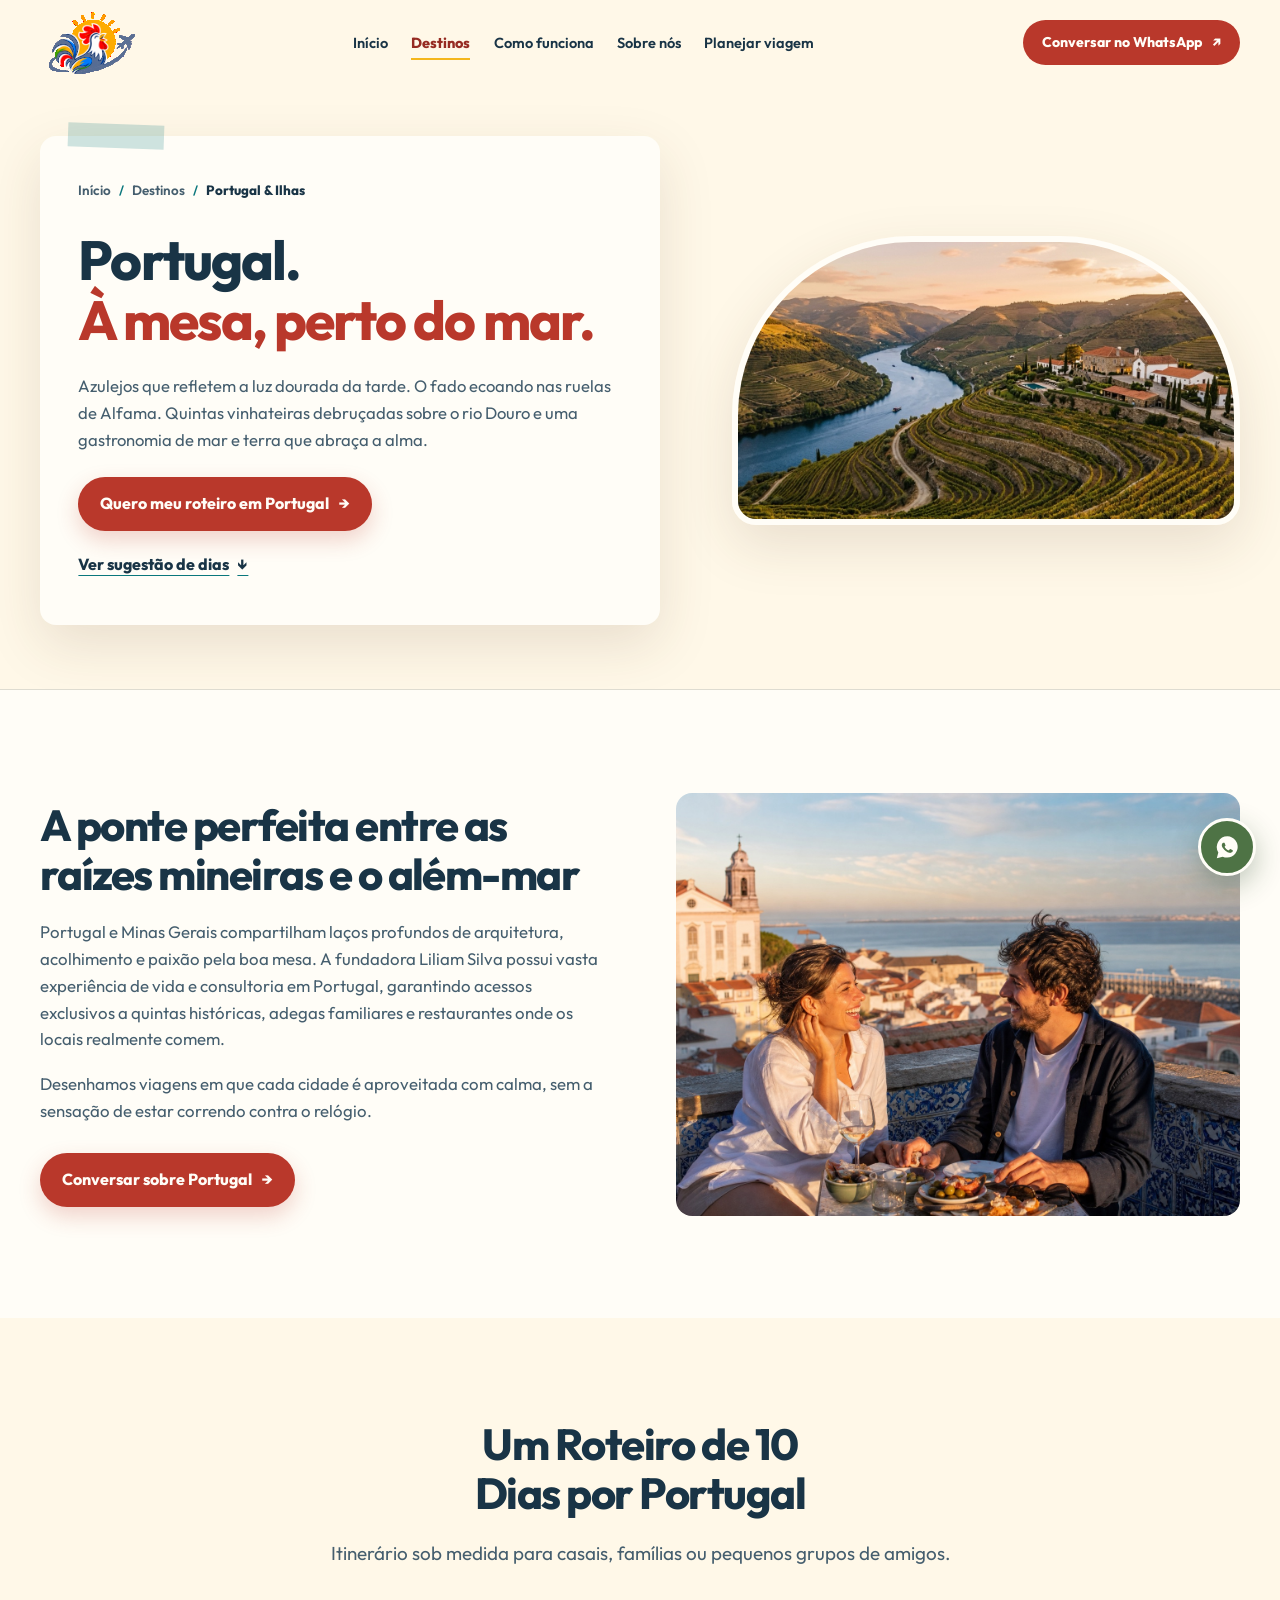
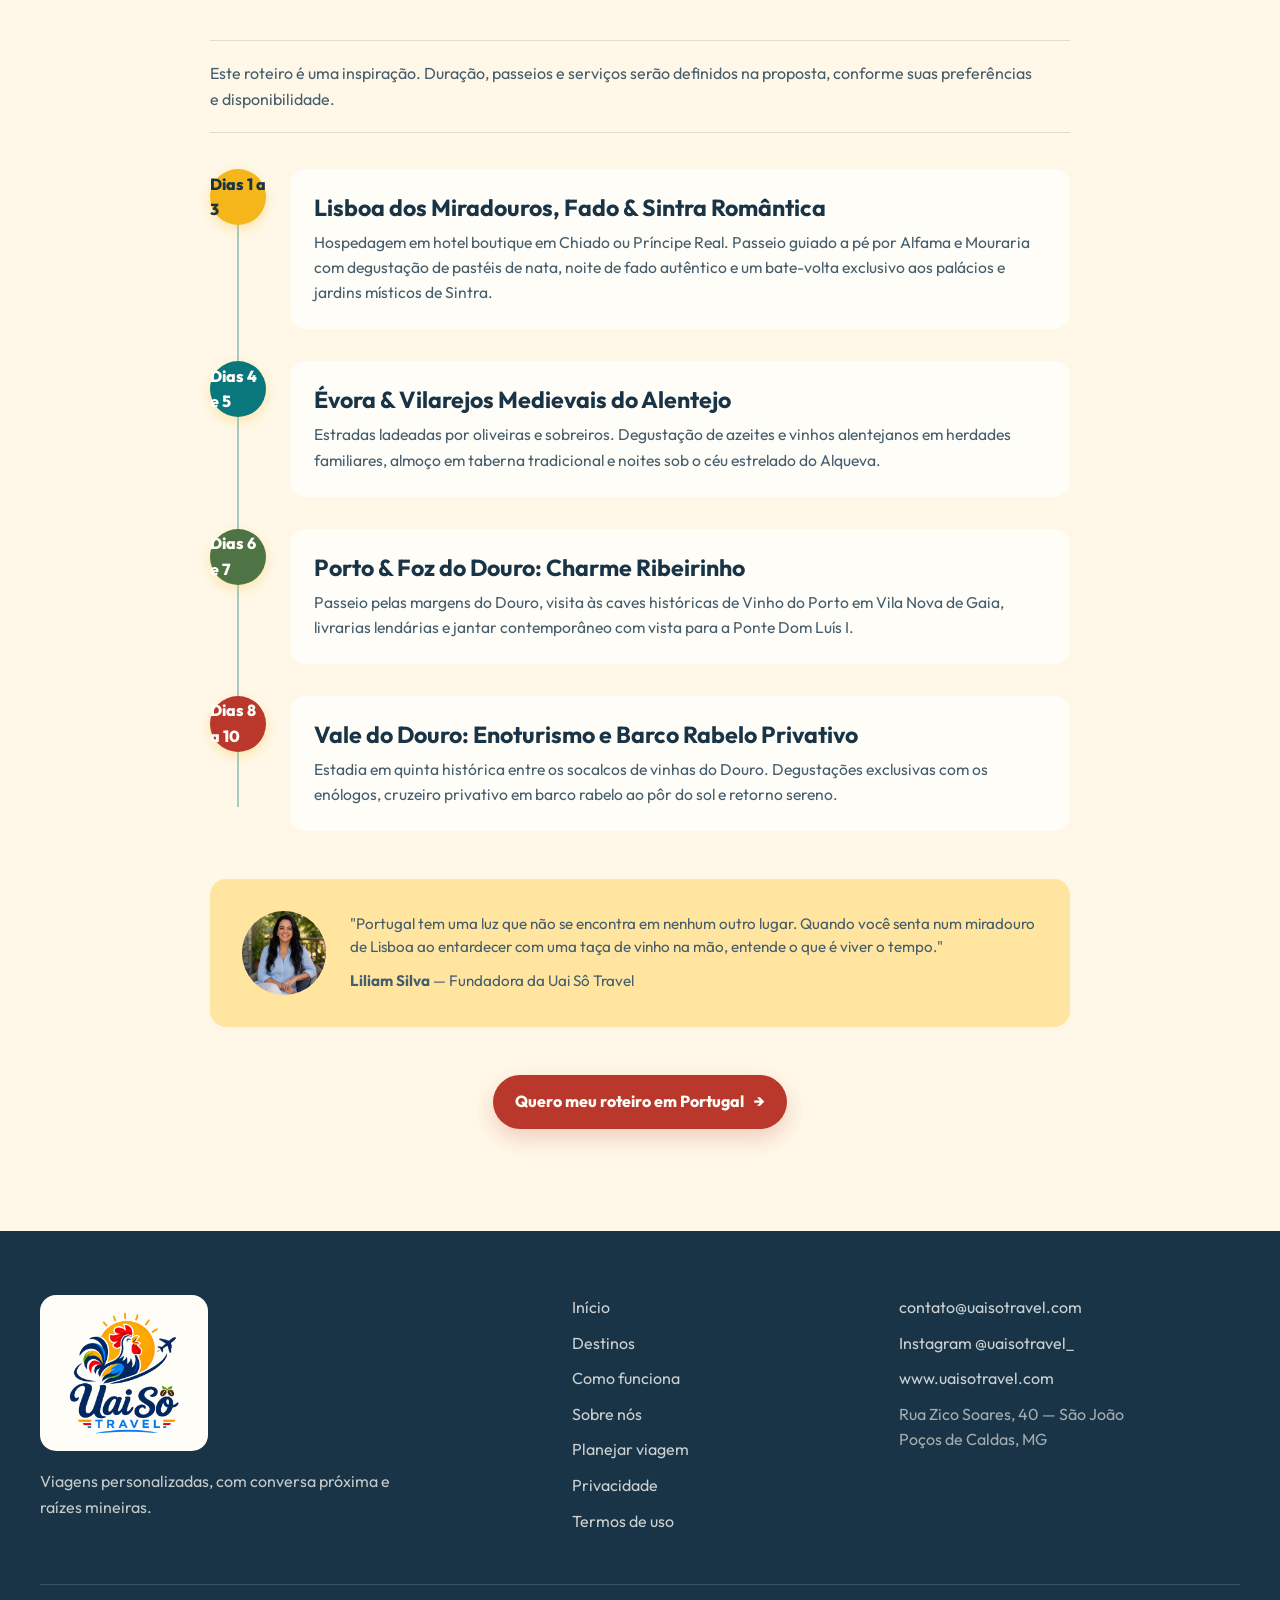
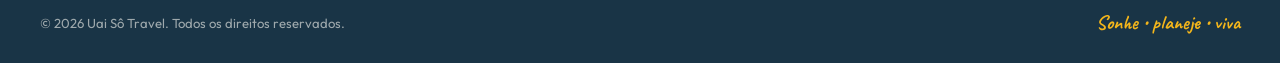
<file: destinos/portugal/index.html>
<!DOCTYPE html>
<html lang="pt-BR">
<head>
  <meta charset="UTF-8">
  <meta name="viewport" content="width=device-width, initial-scale=1, viewport-fit=cover">
  <title>Roteiro Personalizado Portugal | Uai Sô Travel</title>
  <meta name="description" content="Roteiro sob medida por Portugal: Lisboa dos miradouros, vinhedos históricos do Vale do Douro, vilas medievais do Alentejo e gastronomia atlântica.">
  <meta name="robots" content="index, follow, max-image-preview:large">
  <link rel="canonical" href="https://www.uaisotravel.com/destinos/portugal/">
  <meta property="og:locale" content="pt_BR">
  <meta property="og:type" content="website">
  <meta property="og:site_name" content="Uai Sô Travel">
  <meta property="og:title" content="Roteiro Personalizado Portugal | Uai Sô Travel">
  <meta property="og:description" content="Azulejos, mesa posta e o Atlântico logo ali. Conheça Portugal com quem conhece as duas terras.">
  <meta property="og:url" content="https://www.uaisotravel.com/destinos/portugal/">
  <meta property="og:image" content="https://www.uaisotravel.com/assets/brand/logo-uai-so-travel-source.png">
  <meta property="og:image:alt" content="Logo oficial da Uai Sô Travel">
  <meta name="twitter:card" content="summary_large_image">
  <meta name="twitter:image" content="https://www.uaisotravel.com/assets/brand/logo-uai-so-travel-source.png">
  <meta name="theme-color" content="#FFF8E8">
  <link rel="icon" type="image/svg+xml" href="../../assets/logo-uai-so-travel-mark-DQVhmNV_.svg">
  <link rel="preconnect" href="https://fonts.googleapis.com">
  <link rel="preconnect" href="https://fonts.gstatic.com" crossorigin>
  <link href="https://fonts.googleapis.com/css2?family=Caveat:wght@600;700&family=Outfit:wght@400;500;600;700;800&display=swap" rel="stylesheet">
  <link rel="stylesheet" href="../../assets/site-refinement-DhaijZ3C.css">
</head>
<body class="inner-page">
  <a class="skip-link" href="#conteudo">Pular para o conteúdo</a>

  <header class="site-header is-scrolled" id="siteHeader">
    <div class="shell header-inner">
      <a class="brand" href="../../index.html" aria-label="Uai Sô Travel — início">
        <svg class="brand-mark brand-mark-header" viewBox="0 0 1536 1024" role="img" aria-label="Uai Sô Travel">
          <defs>
            <filter id="header-logo-remove-black" color-interpolation-filters="sRGB">
              <feColorMatrix type="matrix" values="1 0 0 0 0 0 1 0 0 0 0 0 1 0 0 1.35 1.35 1.35 0 -0.08" />
            </filter>
          </defs>
          <image href="../../assets/logo-uai-so-travel-header-web-C-xQfw5C.png" width="1536" height="1024" preserveAspectRatio="xMidYMid meet" filter="url(#header-logo-remove-black)" />
        </svg>
      </a>

      <button class="menu-toggle" id="menuToggle" type="button" aria-expanded="false" aria-controls="siteNav" aria-label="Abrir menu">
        <span></span><span></span>
      </button>

      <nav class="site-nav" id="siteNav" aria-label="Navegação principal">
        <a href="../../index.html">Início</a>
        <a href="../index.html" aria-current="location">Destinos</a>
        <a href="../../como-funciona/index.html">Como funciona</a>
        <a href="../../sobre/index.html">Sobre nós</a>
        <a href="../../planejar/index.html">Planejar viagem</a>
      </nav>

      <a class="button button-coral header-cta" href="https://wa.me/5535999816363?text=Ol%C3%A1!%20Gostaria%20de%20um%20roteiro%20personalizado%20para%20Portugal." target="_blank" rel="noopener" aria-label="Conversar pelo WhatsApp">
        <span class="cta-label-full">Conversar no WhatsApp</span><span class="cta-label-short">Conversar</span><span aria-hidden="true">↗</span>
      </a>
    </div>
  </header>

  <main id="conteudo">
    <!-- Azulejaria & Miradouro Hero -->
    <section class="dest-portugal-hero">
      <div class="shell dest-portugal-hero-grid">
        <!-- Card Left -->
        <article class="azulejo-card">
          <nav class="breadcrumbs" aria-label="Trilha de navegação">
            <a href="../../index.html">Início</a>
            <span aria-hidden="true">/</span>
            <a href="../index.html">Destinos</a>
            <span aria-hidden="true">/</span>
            <span class="current">Portugal & Ilhas</span>
          </nav>
          <h1 class="page-title">Portugal.<br><span>À mesa, perto do mar.</span></h1>
          <p style="color: var(--ink-soft); font-size: 1.04rem; line-height: 1.6; margin-bottom: 24px;">Azulejos que refletem a luz dourada da tarde. O fado ecoando nas ruelas de Alfama. Quintas vinhateiras debruçadas sobre o rio Douro e uma gastronomia de mar e terra que abraça a alma.</p>
          <div class="hero-actions">
            <a class="button button-coral" href="https://wa.me/5535999816363?text=Ol%C3%A1!%20Quero%20planejar%20meu%20roteiro%20personalizado%20para%20Portugal." target="_blank" rel="noopener">Quero meu roteiro em Portugal <span aria-hidden="true">→</span></a>
            <a class="text-link" href="#itinerario">Ver sugestão de dias <span aria-hidden="true">↓</span></a>
          </div>
        </article>

        <!-- Miradouro Arch Frame Right -->
        <div class="portugal-miradouro-frame">
          <img src="../../assets/destination_douro-web-CA5VO69L.jpg" width="1024" height="1024" alt="Vale do Douro com vinhedos e rio" fetchpriority="high">
        </div>
      </div>
    </section>

    <!-- Essence Section -->
    <section class="section" style="background: var(--paper);">
      <div class="shell">
        <div class="content-split">
          <div>

            <h2 class="section-title">A ponte perfeita entre as raízes mineiras e o além-mar</h2>
            <p style="color: var(--ink-soft); font-size: 1.05rem; line-height: 1.6; margin-bottom: 18px;">Portugal e Minas Gerais compartilham laços profundos de arquitetura, acolhimento e paixão pela boa mesa. A fundadora Liliam Silva possui vasta experiência de vida e consultoria em Portugal, garantindo acessos exclusivos a quintas históricas, adegas familiares e restaurantes onde os locais realmente comem.</p>
            <p style="color: var(--ink-soft); font-size: 1.05rem; line-height: 1.6; margin-bottom: 28px;">Desenhamos viagens em que cada cidade é aproveitada com calma, sem a sensação de estar correndo contra o relógio.</p>
            <a class="button button-coral" href="https://wa.me/5535999816363?text=Ol%C3%A1!%20Quero%20montar%20um%20roteiro%20personalizado%20para%20Portugal." target="_blank" rel="noopener">Conversar sobre Portugal <span aria-hidden="true">→</span></a>
          </div>
          <div class="content-photo">
            <img src="../../assets/journey-portugal-lisbon-v2-BfpI98a0.jpg" width="1024" height="680" alt="Mesa de refeição com vista para Lisboa" loading="lazy">
          </div>
        </div>
      </div>
    </section>

    <!-- Suggested Itinerary Timeline -->
    <section class="section" id="itinerario" aria-describedby="itineraryHint" style="background: var(--ivory);">
      <div class="shell" style="max-width: 860px; margin-inline: auto;">
        <header class="section-heading heading-center">

          <h2>Um Roteiro de 10 Dias por Portugal</h2>
          <p>Itinerário sob medida para casais, famílias ou pequenos grupos de amigos.</p>
        </header>

        <p class="itinerary-hint" id="itineraryHint">Este roteiro é uma inspiração. Duração, passeios e serviços serão definidos na proposta, conforme suas preferências e disponibilidade.</p>
        <div class="itinerary-timeline">
          <!-- Day 1 to 3 -->
          <div class="itinerary-day">
            <div class="day-badge">Dias 1 a 3</div>
            <div class="day-content">
              <h3>Lisboa dos Miradouros, Fado & Sintra Romântica</h3>
              <p>Hospedagem em hotel boutique em Chiado ou Príncipe Real. Passeio guiado a pé por Alfama e Mouraria com degustação de pastéis de nata, noite de fado autêntico e um bate-volta exclusivo aos palácios e jardins místicos de Sintra.</p>
            </div>
          </div>

          <!-- Day 4 & 5 -->
          <div class="itinerary-day">
            <div class="day-badge">Dias 4 e 5</div>
            <div class="day-content">
              <h3>Évora & Vilarejos Medievais do Alentejo</h3>
              <p>Estradas ladeadas por oliveiras e sobreiros. Degustação de azeites e vinhos alentejanos em herdades familiares, almoço em taberna tradicional e noites sob o céu estrelado do Alqueva.</p>
            </div>
          </div>

          <!-- Day 6 & 7 -->
          <div class="itinerary-day">
            <div class="day-badge">Dias 6 e 7</div>
            <div class="day-content">
              <h3>Porto & Foz do Douro: Charme Ribeirinho</h3>
              <p>Passeio pelas margens do Douro, visita às caves históricas de Vinho do Porto em Vila Nova de Gaia, livrarias lendárias e jantar contemporâneo com vista para a Ponte Dom Luís I.</p>
            </div>
          </div>

          <!-- Day 8 to 10 -->
          <div class="itinerary-day">
            <div class="day-badge">Dias 8 a 10</div>
            <div class="day-content">
              <h3>Vale do Douro: Enoturismo e Barco Rabelo Privativo</h3>
              <p>Estadia em quinta histórica entre os socalcos de vinhas do Douro. Degustações exclusivas com os enólogos, cruzeiro privativo em barco rabelo ao pôr do sol e retorno sereno.</p>
            </div>
          </div>
        </div>

        <aside class="curation-box">
          <img class="curation-avatar" src="../../assets/founder-liliam-azul-BYn97M1E.jpg" width="100" height="100" alt="Liliam Silva">
          <div>
            <p class="curation-quote">"Portugal tem uma luz que não se encontra em nenhum outro lugar. Quando você senta num miradouro de Lisboa ao entardecer com uma taça de vinho na mão, entende o que é viver o tempo."</p>
            <p class="curation-author"><strong>Liliam Silva</strong> — Fundadora da Uai Sô Travel</p>
          </div>
        </aside>

        <div style="text-align: center; margin-top: 48px;">
          <a class="button button-coral" href="https://wa.me/5535999816363?text=Ol%C3%A1!%20Adorei%20a%20proposta%20de%20Portugal%20e%20quero%20montar%20meu%20roteiro." target="_blank" rel="noopener">Quero meu roteiro em Portugal <span aria-hidden="true">→</span></a>
        </div>
      </div>
    </section>
  </main>

  <footer class="site-footer">
    <div class="shell footer-grid">
      <div>
        <a class="brand brand-footer" href="../../index.html" aria-label="Uai Sô Travel — voltar ao início">
          <img class="brand-logo-full" src="../../assets/logo-uai-so-travel-full-DszMGk9v.png" width="900" height="822" alt="">
        </a>
        <p>Viagens personalizadas, com conversa próxima e raízes mineiras.</p>
      </div>
      <nav aria-label="Navegação do rodapé">
        <a href="../../index.html">Início</a>
        <a href="../index.html">Destinos</a>
        <a href="../../como-funciona/index.html">Como funciona</a>
        <a href="../../sobre/index.html">Sobre nós</a>
        <a href="../../planejar/index.html">Planejar viagem</a>
        <a href="../../privacidade/index.html">Privacidade</a>
        <a href="../../termos/index.html">Termos de uso</a>
      </nav>
      <div class="footer-contact">
        <a href="mailto:contato@uaisotravel.com">contato@uaisotravel.com</a>
        <a href="https://www.instagram.com/uaisotravel_/" target="_blank" rel="noopener" aria-label="Instagram da Uai Sô Travel, abre em nova aba">Instagram @uaisotravel_</a>
        <a href="https://www.uaisotravel.com/">www.uaisotravel.com</a>
        <span>Rua Zico Soares, 40 — São João<br>Poços de Caldas, MG</span>
      </div>
    </div>
    <div class="shell footer-bottom">
      <p>© 2026 Uai Sô Travel. Todos os direitos reservados.</p>
      <p class="affection-note">Sonhe • planeje • viva</p>
    </div>
  </footer>

  <a class="floating-whatsapp" href="https://wa.me/5535999816363?text=Ol%C3%A1!%20Estou%20na%20p%C3%A1gina%20de%20Portugal." target="_blank" rel="noopener" aria-label="Abrir WhatsApp">
    <svg viewBox="0 0 24 24" aria-hidden="true"><path d="M12 2a9.5 9.5 0 0 0-8.16 14.37L2.5 21.5l5.25-1.3A9.5 9.5 0 1 0 12 2Zm4.56 13.64c-.2.56-1.15 1.05-1.6 1.12-.42.07-.95.1-1.53-.08-.35-.11-.8-.26-1.38-.51-2.43-1.05-4.01-3.5-4.13-3.66-.12-.16-.99-1.31-.99-2.5s.63-1.78.85-2.02c.22-.24.48-.3.64-.3h.46c.15 0 .35-.05.55.42.2.48.69 1.68.75 1.8.06.12.1.27.02.43-.08.16-.12.26-.24.4-.12.14-.25.31-.36.42-.12.12-.24.25-.1.49.14.24.62 1.02 1.34 1.65.92.82 1.7 1.08 1.94 1.2.24.12.38.1.52-.06.14-.16.6-.7.76-.94.16-.24.32-.2.54-.12.22.08 1.39.66 1.63.78.24.12.4.18.46.28.06.1.06.58-.14 1.14Z"></path></svg>
  </a>

  <script>
(function(){function e(){let e=[...document.querySelectorAll(`[data-solar-story]`)];if(!e.length||!window.gsap||!window.ScrollTrigger)return;let{gsap:t,ScrollTrigger:n}=window;t.registerPlugin(n);let r=window.matchMedia(`(prefers-reduced-motion: reduce)`),i=!!(navigator.connection||navigator.mozConnection||navigator.webkitConnection)?.saveData||navigator.deviceMemory&&navigator.deviceMemory<4;e.forEach(e=>{let n=e.querySelector(`.story-motion-toggle`),a=!1,o,s=()=>{o?.revert(),o=null;let s=r.matches||i;n.hidden=!1,n.disabled=!!s,n.setAttribute(`aria-pressed`,String(a)),n.textContent=s?`Efeitos reduzidos`:a?`Ativar efeitos`:`Pausar efeitos`,e.dataset.motionState=s||a?`static`:`active`,!(s||a)&&(o=t.matchMedia(),o.add({desktop:`(min-width: 901px)`,mobile:`(max-width: 900px)`},n=>{let r=n.conditions.desktop;[...e.querySelectorAll(`.roots-postcard, .route-chapter`)].forEach((e,n)=>{let i=e.classList.contains(`roots-postcard`),a=i?r?[-3,3,-2,3][n]:n%2?1.5:-1.5:0;t.fromTo(e,{x:r?i?(n-1.5)*46:90:0,y:r?60:22,rotation:r?a+(n%2?7:-7):a,rotationY:r?i?n%2?-16:16:-12:0,scale:r?.94:1},{x:0,y:0,rotation:a,rotationY:0,scale:1,ease:`power2.out`,scrollTrigger:{trigger:e,start:`top 96%`,end:r?`top 52%`:`top 76%`,scrub:!r||.45,invalidateOnRefresh:!0}})}),e.querySelectorAll(`.story-draw`).forEach(n=>{t.fromTo(n,{strokeDasharray:1,strokeDashoffset:1},{strokeDashoffset:0,autoRound:!1,ease:`none`,scrollTrigger:{trigger:e,start:`top 75%`,end:`bottom 85%`,scrub:.35}})}),r&&e.querySelectorAll(`.story-sun`).forEach(n=>{t.fromTo(n,{rotation:-30},{rotation:70,ease:`none`,scrollTrigger:{trigger:e,start:`top bottom`,end:`bottom top`,scrub:.6}})})}))};n.addEventListener(`click`,()=>{a=!a,s()}),r.addEventListener(`change`,s),s()})}function t(){let e=[...document.querySelectorAll(`[data-motion-toggle]`)];if(!e.length)return;let t=matchMedia(`(prefers-reduced-motion: reduce)`),n=matchMedia(`(min-width: 900px) and (hover: hover) and (pointer: fine)`),r=navigator.connection,i=()=>r?.saveData||navigator.deviceMemory&&navigator.deviceMemory<4,a=[...document.querySelectorAll(`.journey-photo`)],o=document.querySelector(`.mood-grid`),s=[...document.querySelectorAll(`.journey-photo picture, .mood-card picture`)],c=document.querySelector(`.live-ticket`),l=document.getElementById(`tripPlanner`),u=!1,d,f,p=!(`IntersectionObserver`in window),m=new Set,h=()=>t.matches||i()||!n.matches,g=()=>!u&&!h(),_=()=>s.forEach(e=>{e.removeAttribute(`data-pointer-active`),[`--window-x`,`--window-y`,`--postcard-x`,`--postcard-y`].forEach(t=>e.style.removeProperty(t))}),v=()=>{_(),m.forEach(e=>e.cancel()),m.clear()},y=(e,t)=>{let n=t.getBoundingClientRect();return[Math.max(-1,Math.min(1,(e.clientX-n.left)/n.width*2-1)),Math.max(-1,Math.min(1,(e.clientY-n.top)/n.height*2-1))]},b=()=>{if(d?.abort(),v(),document.documentElement.classList.toggle(`pointer-depth-motion`,!!g()),e.forEach(e=>{e.hidden=h(),e.disabled=h(),e.setAttribute(`aria-pressed`,String(u)),e.textContent=u?`Ativar efeitos de profundidade`:`Pausar efeitos de profundidade`}),!g())return;d=new AbortController;let t={signal:d.signal,passive:!0};a.forEach(e=>{let n=e.querySelector(`picture`);n&&(e.addEventListener(`pointermove`,t=>{if(t.pointerType!==`mouse`)return;let[r,i]=y(t,e);n.dataset.pointerActive=`true`,n.style.setProperty(`--window-x`,`${-r*2.4}%`),n.style.setProperty(`--window-y`,`${-i*2.4}%`)},t),e.addEventListener(`pointerleave`,_,t),e.addEventListener(`pointercancel`,_,t))}),o?.addEventListener(`pointermove`,e=>{if(e.pointerType!==`mouse`)return;let t=o.querySelector(`[data-postcard-active="true"]`),n=t?.querySelector(`picture`);if(!n)return;let r=t.getBoundingClientRect();if(e.clientX<r.left||e.clientX>r.right||e.clientY<r.top||e.clientY>r.bottom){_();return}let[i,a]=y(e,t);n.dataset.pointerActive=`true`,n.style.setProperty(`--postcard-x`,`${-a*2.8}deg`),n.style.setProperty(`--postcard-y`,`${i*2.8}deg`)},t),o?.addEventListener(`pointerleave`,_,t),window.addEventListener(`scroll`,_,t),window.addEventListener(`blur`,v,t)};if(e.forEach(e=>e.addEventListener(`click`,()=>{u=!u,b()})),t.addEventListener(`change`,b),n.addEventListener(`change`,b),r?.addEventListener(`change`,b),document.addEventListener(`visibilitychange`,()=>{document.hidden&&v()}),window.addEventListener(`pagehide`,()=>{v(),clearTimeout(f)}),b(),!c||!l)return;let x=[...c.querySelectorAll(`.ticket-value`)],S=new Map(x.map(e=>[e,e.textContent])),C=document.getElementById(`ticketUpdateStatus`);`IntersectionObserver`in window&&new IntersectionObserver(e=>{p=e[0].isIntersecting},{threshold:.15}).observe(c);let w=(e,t,n)=>{if(!e.animate)return;let r=e.animate(t,{duration:n,easing:`cubic-bezier(.16,1,.3,1)`});m.add(r),r.onfinish=()=>m.delete(r)},T=()=>{let e=x.filter(e=>S.get(e)!==e.textContent);if(!e.length)return;e.forEach(e=>S.set(e,e.textContent));let t=l.querySelector(`input[name="mood"]:checked`),n=[...l.querySelectorAll(`input[name="mood"]`)];c.dataset.travelTone=[`coral`,`turquoise`,`leaf`,`sun`,`sun`][n.indexOf(t)]||`sun`,C&&(C.textContent=`Seu resumo foi atualizado. Nada foi enviado.`),!(!g()||!p||document.hidden)&&(m.forEach(e=>e.cancel()),m.clear(),w(c,[{transform:`translateY(-5px) rotate(-.35deg)`},{transform:`translateY(0) rotate(0)`}],380),e.forEach(e=>w(e.closest(`.ticket-row`),[{backgroundColor:`rgba(255,253,247,.95)`},{backgroundColor:`rgba(255,253,247,0)`}],650)))},E=e=>{clearTimeout(f),f=setTimeout(T,e.type===`change`||!e.isTrusted?0:280)};l.addEventListener(`input`,E),l.addEventListener(`change`,E)}document.documentElement.classList.add(`js`),document.addEventListener(`DOMContentLoaded`,()=>{let n=document.getElementById(`siteHeader`),r=document.getElementById(`menuToggle`),i=document.getElementById(`siteNav`),a=document.getElementById(`tripPlanner`),o=document.querySelector(`.header-cta`),s=document.getElementById(`plannerStatus`),c=document.getElementById(`whatsappFallback`),l=document.getElementById(`travelerName`),u=a?.querySelector(`button[type="submit"]`),d=i?.querySelector(`a`),f=window.matchMedia(`(prefers-reduced-motion: reduce)`).matches,p=!!(navigator.connection||navigator.mozConnection||navigator.webkitConnection)?.saveData||navigator.deviceMemory&&navigator.deviceMemory<4,m=window.gsap!==void 0&&window.ScrollTrigger!==void 0,h=!f&&!p&&m,g=!1,_=null,v=()=>{n?.classList.toggle(`is-scrolled`,window.scrollY>24)},y=()=>i?.classList.contains(`is-open`)??!1,b=({restoreFocus:e=!1}={})=>{!r||!i||(r.setAttribute(`aria-expanded`,`false`),r.setAttribute(`aria-label`,`Abrir menu`),i.classList.remove(`is-open`),document.body.classList.remove(`nav-open`),e&&(_?.isConnected?_:r).focus())},x=()=>{!r||!i||(_=document.activeElement instanceof HTMLElement?document.activeElement:r,r.setAttribute(`aria-expanded`,`true`),r.setAttribute(`aria-label`,`Fechar menu`),i.classList.add(`is-open`),document.body.classList.add(`nav-open`),window.setTimeout(()=>d?.focus(),60))};v(),window.addEventListener(`scroll`,v,{passive:!0}),r?.addEventListener(`click`,()=>{y()?b({restoreFocus:!0}):x()}),i?.querySelectorAll(`a`).forEach(e=>e.addEventListener(`click`,()=>{b();let t=e.hash.slice(1),n=t?document.getElementById(t):null;window.requestAnimationFrame(()=>{n&&(n.setAttribute(`tabindex`,`-1`),n.focus({preventScroll:!0}),n.addEventListener(`blur`,()=>n.removeAttribute(`tabindex`),{once:!0}))})})),o?.addEventListener(`click`,()=>b()),document.addEventListener(`keydown`,e=>{if(!y())return;if(e.key===`Escape`){e.preventDefault(),b({restoreFocus:!0});return}if(e.key!==`Tab`||!r||!i)return;let t=o instanceof HTMLElement&&o.offsetParent!==null?[o]:[],n=[r,...i.querySelectorAll(`a`),...t],a=n[0],s=n.at(-1);e.shiftKey&&document.activeElement===a?(e.preventDefault(),s?.focus()):!e.shiftKey&&document.activeElement===s&&(e.preventDefault(),a?.focus())}),document.addEventListener(`click`,e=>{if(!y())return;let t=e.target;t instanceof Node&&!i.contains(t)&&!r?.contains(t)&&b()}),window.addEventListener(`resize`,()=>{window.innerWidth>780&&y()&&b()});let S=()=>{if(!h||!document.body.classList.contains(`home-page`))return;let{gsap:e,ScrollTrigger:t}=window;e.registerPlugin(t),e.matchMedia().add(`(min-width: 900px) and (pointer: fine) and (prefers-reduced-motion: no-preference)`,()=>{document.documentElement.classList.add(`motion-gsap`),g=!0,e.timeline({defaults:{ease:`power3.out`}}).fromTo(`.hero-media img, .hero-media video`,{scale:1.065},{scale:1,duration:1.15},0).fromTo(`.hero-card`,{autoAlpha:0,x:-48,clipPath:`inset(0 14% 0 0 round 16px)`,filter:`blur(8px)`},{autoAlpha:1,x:0,clipPath:`inset(0 0% 0 0 round 16px)`,filter:`blur(0px)`,duration:.82},.08).fromTo(`.route-hero`,{autoAlpha:0,clipPath:`inset(0 100% 0 0)`},{autoAlpha:1,clipPath:`inset(0 0% 0 0)`,duration:.9},.28),e.fromTo(`.page-route`,{clipPath:`inset(0 0 100% 0)`},{clipPath:`inset(0 0 0% 0)`,ease:`none`,scrollTrigger:{trigger:`.page-route`,start:`top 82%`,end:`bottom 78%`,scrub:.55}});let t=document.querySelector(`.moods`),n=e.utils.toArray(`.mood-card`),r=document.querySelector(`.mood-progress-fill`),i=document.querySelector(`.mood-progress-current`);if(t&&n.length){e.set(n,{zIndex:e=>e+1}),e.set(n.slice(1),{xPercent:118,rotation:6,autoAlpha:0}),e.set(n[0],{xPercent:0,rotation:0,autoAlpha:1}),n[0].dataset.postcardActive=`true`;let a=e.timeline({defaults:{ease:`power3.inOut`},scrollTrigger:{trigger:t,start:`top top+=86`,end:()=>`+=${Math.round(window.innerHeight*3.25)}`,scrub:.65,pin:!0,anticipatePin:1,invalidateOnRefresh:!0,onUpdate:e=>{let t=Math.min(n.length-1,Math.round(e.progress*(n.length-1)));i&&(i.textContent=String(t+1).padStart(2,`0`)),n.forEach((e,n)=>{n===t?e.dataset.postcardActive=`true`:e.removeAttribute(`data-postcard-active`)})}}});n.slice(1).forEach((e,t)=>{let r=n[t];a.to(r,{xPercent:-7-t*2,yPercent:2+t,scale:.94,rotation:-2.2,autoAlpha:.5,duration:.72}).to(e,{xPercent:0,rotation:0,autoAlpha:1,duration:.82},`<.08`)}),r&&a.to(r,{scaleX:1,duration:a.duration(),ease:`none`},0)}return e.utils.toArray(`.journey`).forEach((t,n)=>{let r=t.querySelector(`.journey-photo img`),i=t.querySelector(`.journey-copy`),a=n%2==0?`inset(0 12% 0 0 round 16px)`:`inset(0 0 0 12% round 16px)`;e.timeline({scrollTrigger:{trigger:t,start:`top 84%`,end:`top 42%`,scrub:.5}}).fromTo(t,{clipPath:a},{clipPath:`inset(0 0% 0 0% round 16px)`,ease:`power3.out`,duration:1},0).fromTo(r,{scale:1.09},{scale:1,ease:`power2.out`,duration:1},0).fromTo(i,{y:38},{y:0,ease:`power3.out`,duration:.8},.08)}),e.timeline({scrollTrigger:{trigger:`.process`,start:`top 78%`,end:`center 48%`,scrub:.5}}).fromTo(`.route-process`,{clipPath:`inset(0 100% 0 0)`},{clipPath:`inset(0 0% 0 0)`,ease:`none`,duration:1},0).fromTo(`.process-list li`,{y:26,autoAlpha:0},{y:0,autoAlpha:1,stagger:.18,ease:`power3.out`,duration:.55},.08).fromTo(`.step-number`,{scale:.72,rotation:-8},{scale:1,rotation:0,stagger:.18,ease:`power3.out`,duration:.5},.12),()=>{document.documentElement.classList.remove(`motion-gsap`),g=!1}})};try{S()}catch(e){document.documentElement.classList.remove(`motion-gsap`),g=!1,console.warn(`As animações avançadas não puderam ser iniciadas; o conteúdo seguirá visível.`,e)}e(),t(),document.documentElement.classList.add(`reveal-ready`);let C=document.querySelectorAll(g?`[data-reveal]:not([data-motion])`:`[data-reveal]`);if(f)C.forEach(e=>e.classList.add(`is-visible`));else if(`IntersectionObserver`in window){let e=new IntersectionObserver((e,t)=>{e.forEach(e=>{e.isIntersecting&&(e.target.classList.add(`is-visible`),t.unobserve(e.target))})},{threshold:.12,rootMargin:`0px 0px -36px`});C.forEach(t=>e.observe(t))}else C.forEach(e=>e.classList.add(`is-visible`));let w=e=>{s&&(s.textContent=e,s.hidden=!1)};a?.addEventListener(`invalid`,()=>{w(`Confira os campos indicados antes de continuar. Nenhum dado foi enviado.`)},!0),a?.addEventListener(`input`,e=>{e.target===l&&l.setCustomValidity(``),s&&(s.hidden=!0),c&&(c.hidden=!0)}),a?.addEventListener(`submit`,e=>{if(e.preventDefault(),!a.checkValidity()){a.reportValidity(),w(`Confira os campos indicados antes de continuar. Nenhum dado foi enviado.`);return}let t=new FormData(a),n=String(t.get(`name`)||``).trim(),r=String(t.get(`mood`)||``).trim(),i=String(t.get(`destination`)||``).trim(),o=String(t.get(`companions`)||``).trim(),s=String(t.get(`dates`)||``).trim(),d=String(t.get(`notes`)||``).trim();if(!n){l?.setCustomValidity(`Digite seu nome para continuar.`),l?.reportValidity(),w(`Digite seu nome para continuar. Nenhum dado foi enviado.`);return}let f=a.dataset.whatsappNumber;if(!f){w(`O canal do WhatsApp não está configurado. Seus dados continuam apenas neste formulário.`);return}let p=[`Olá! Sou ${n} e gostaria de planejar minha viagem com a Uai Sô Travel.`,`🌿 Clima / Estilo desejado: ${r}.`,i?`📍 Destino em mente: ${i}.`:``,o?`👥 Companhia: ${o}.`:``,s?`🗓️ Época / Duração pretendida: ${s}.`:``,d?`✨ Desejos ou detalhes especiais: ${d}.`:``,`Gostaria de conversar sobre uma proposta pensada para mim.`].filter(Boolean).join(`
`),m=`https://wa.me/${f}?text=${encodeURIComponent(p)}`;c&&(c.href=m,c.hidden=!0),u&&(u.disabled=!0,u.setAttribute(`aria-disabled`,`true`));let h=window.open(m,`_blank`);h?(h.opener=null,w(`O WhatsApp foi aberto em uma nova aba. Revise a mensagem antes de enviar; nada foi enviado automaticamente pelo site.`)):(c&&(c.hidden=!1,c.focus()),w(`O navegador bloqueou a nova aba. Use o botão “Abrir o WhatsApp” para continuar; nada foi enviado automaticamente.`)),window.setTimeout(()=>{u&&(u.disabled=!1,u.removeAttribute(`aria-disabled`))},900)});let T=document.getElementById(`travelerName`),E=document.getElementById(`travelMood`),D=document.getElementById(`destinationIdea`),O=document.getElementById(`travelCompanions`),k=document.getElementById(`travelDates`),A=document.getElementById(`ticketTravelerName`),j=document.getElementById(`ticketMood`),M=document.getElementById(`ticketDestination`),N=document.getElementById(`ticketCompanions`),P=document.getElementById(`ticketDates`),F=()=>{A&&T&&(A.textContent=T.value.trim()||`Aguardando nome...`),j&&(j.textContent=a?.querySelector(`input[name="mood"]:checked`)?.value||E?.value||`A definir`),M&&D&&(M.textContent=D.value.trim()||`A definir`),N&&O&&(N.textContent=O.value.trim()||`—`),P&&k&&(P.textContent=k.value.trim()||`—`)};[T,D,O,k].forEach(e=>{e?.addEventListener(`input`,F)}),a?.addEventListener(`change`,F),F();let I=document.querySelectorAll(`#destGridSelect .sensation-card-btn`),L=()=>{I.forEach(e=>{let t=e.dataset.dest===D?.value.trim();e.classList.toggle(`is-active`,t),e.setAttribute(`aria-pressed`,String(t))})};D?.addEventListener(`input`,L),L(),I.forEach(e=>{e.addEventListener(`click`,()=>{let t=e.dataset.dest;D&&t&&(D.value=t,D.dispatchEvent(new Event(`input`,{bubbles:!0})))})});let R=document.querySelectorAll(`#destFilterBar .dest-filter-btn`),z=document.querySelectorAll(`#destGrid .dest-card`);R.forEach(e=>{e.addEventListener(`click`,()=>{R.forEach(t=>{t.classList.toggle(`is-active`,t===e),t.setAttribute(`aria-pressed`,String(t===e))});let t=e.dataset.filter;z.forEach(e=>{let n=e.dataset.category;e.hidden=t!==`all`&&n!==t});let n=[...z].filter(e=>!e.hidden).length,r=document.getElementById(`destFilterStatus`);r&&(r.textContent=`${n} ${n===1?`destino para explorar`:`destinos para explorar`}`)})});let B=document.querySelectorAll(`.itinerary-day`);if(B.length&&`IntersectionObserver`in window&&!f){let e=new IntersectionObserver(t=>{t.forEach(t=>{t.isIntersecting&&(t.target.style.opacity=`1`,t.target.style.transform=`translateY(0)`,e.unobserve(t.target))})},{threshold:.15,rootMargin:`0px 0px -40px 0px`});B.forEach(t=>{t.style.opacity=`0`,t.style.transform=`translateY(24px)`,t.style.transition=`opacity .6s cubic-bezier(.16, 1, .3, 1), transform .6s cubic-bezier(.16, 1, .3, 1)`,e.observe(t)})}u&&(u.disabled=!1)})})();
</script>
</body>
</html>
</file>
<file: assets/main-lzl9yoLK.css>
.home-page{--home-space:clamp(24px, 3.3vw, 48px)}.home-page .site-header{background:var(--ivory)}.home-page .header-inner{gap:24px}.home-page .site-header .brand{width:104px;height:72px}.home-page .site-header .brand-mark{width:100px;height:66px}.home-page .site-nav{gap:clamp(16px,1.8vw,28px)}.home-page .site-nav a{align-items:center;min-height:44px;display:inline-flex}.home-page .site-nav a:after{bottom:5px}.home-page .site-nav a[aria-current=page]{color:var(--coral-dark);font-weight:750}.home-page .site-nav a[aria-current=page]:after{transform:scaleX(1)}.home-page .header-cta{box-shadow:none}.home-page .hero{min-height:0;padding-bottom:56px}.home-page .hero-layout{min-height:664px}.home-page .hero-media{border-radius:16px 16px 120px;inset:110px max(24px,50vw - 640px) 56px calc(50% - 96px)}.home-page .hero-media img{object-position:62% 40%}.home-page .hero-wash{display:none}.home-page .hero-card{width:min(540px,47vw);padding:var(--home-space);margin-block:48px}.home-page .hero h1{letter-spacing:-.035em;margin-bottom:20px;font-size:clamp(3.25rem,5.3vw,4.75rem)}.home-page .hero-promise{margin-bottom:16px;font-size:clamp(1.3rem,2vw,1.65rem);font-weight:600;line-height:1.3}.home-page .hero-copy{max-width:43ch;margin-bottom:28px;font-size:1.0625rem;line-height:1.6}.home-page .hero-actions{flex-direction:column;align-items:flex-start;gap:12px}.home-page .hero-actions .button{min-height:52px;padding-inline:28px}.home-page .hero-actions .text-link{align-items:center;gap:8px;min-height:44px;font-size:.9375rem;display:inline-flex}.home-page .hero-proof{margin-top:16px;font-size:.8125rem}.home-page .route-hero{height:72px;bottom:-8px}.home-page .section{padding-block:clamp(72px,8vw,112px)}.home-page .journey,.home-page .journey:nth-child(2n){grid-template-columns:1fr 1fr}.home-page .journey-copy{padding:var(--home-space)}.home-page .journey-copy h3{font-size:clamp(2rem,3.25vw,3rem);line-height:1.12}.home-page .journey-actions{flex-wrap:wrap;align-items:center;gap:12px 20px;margin-top:8px;display:flex}.home-page .journey-actions .button-coral{color:var(--paper)}.home-page .journey-actions .text-link{min-height:44px;color:var(--ink);align-items:center;gap:8px;font-size:.9375rem;display:inline-flex}.home-page .all-destinations{text-align:center;margin-top:48px}.home-page .button-outline{color:var(--ink);border-color:var(--ink);box-shadow:none;background:0 0}.home-page .button-outline:hover{background:var(--marigold-soft)}.home-page .contact-intro h2{max-width:15ch;font-size:clamp(2.4rem,4vw,3.5rem)}.home-page .brand-footer{width:fit-content;height:auto;padding:16px}.home-page .brand-footer .brand-logo-full{width:136px}@media (width>=781px) and (width<=1040px){.home-page .hero-card{width:min(510px,55vw)}.home-page .hero-media{left:45%}.home-page .header-inner,.home-page .site-nav{gap:16px}}@media (width<=780px){.home-page .site-header{background:var(--paper)}.home-page .site-header .brand{width:80px;height:60px}.home-page .site-header .brand-mark{width:78px;height:52px}.home-page .header-inner{gap:12px}.home-page .site-nav{gap:0}.home-page .site-nav a{min-height:52px}.home-page .site-nav a[aria-current=page]{background:var(--marigold-soft);border-radius:8px}.home-page .site-nav a:after{display:none}.home-page .hero{padding-bottom:24px}.home-page .hero-media{border-radius:16px 16px 64px;height:300px;inset:84px 16px auto}.home-page .hero-media img{object-position:60% 35%}.home-page .hero-layout{min-height:0;padding-top:276px}.home-page .hero-card{width:100%;margin:0;padding:28px}.home-page .hero h1{margin-bottom:16px;font-size:clamp(2.75rem,9vw,3.8rem)}.home-page .hero-promise{margin-bottom:12px;font-size:1.25rem}.home-page .hero-copy{max-width:52ch;margin-bottom:20px;font-size:1rem;display:block}.home-page .hero-actions{align-items:stretch;gap:8px}.home-page .hero-actions .text-link{justify-content:center}.home-page .hero-proof{text-align:center;margin-top:12px;display:block}.home-page .journey,.home-page .journey:nth-child(2n){grid-template-columns:1fr}.home-page .journey-copy{padding:32px 28px 40px}.home-page .journey-actions{flex-direction:column;align-items:stretch}.home-page .journey-actions a{justify-content:center;align-self:stretch}.home-page .journey-copy h3{font-size:clamp(2rem,6vw,2.75rem)}}@media (width<=520px){.home-page .hero-media{height:264px;inset:84px 12px auto}.home-page .hero-layout{padding-top:240px}.home-page .hero-card{padding:24px}.home-page .hero h1{font-size:clamp(2.5rem,11vw,3.4rem)}.home-page .hero-promise{font-size:1.125rem}.home-page .hero-copy{font-size:.9375rem}.home-page .section{padding-block:64px}.home-page .journey-photo{aspect-ratio:4/3;min-height:0}.home-page .journey-copy{padding:28px 24px 36px}}
</file>
<file: assets/site-refinement-DhaijZ3C.css>
:root{--ivory:#fff8e8;--paper:#fffdf7;--marigold:#f4b61b;--marigold-soft:#ffe5a0;--coral:#b9382b;--coral-dark:#962b22;--coral-soft:#f8b9a9;--turquoise:#0a777c;--turquoise-soft:#b8e2dc;--leaf:#4e7345;--leaf-soft:#cfe0b5;--ink:#193446;--ink-soft:#455e6e;--coffee:#754b2f;--line:#19344624;--shadow:0 20px 55px #57391e21;--shadow-small:0 10px 28px #57391e1a;--font-main:"Outfit", system-ui, -apple-system, BlinkMacSystemFont, "Segoe UI", sans-serif;--font-note:"Caveat", cursive;--ease:cubic-bezier(.16, 1, .3, 1)}*,:before,:after{box-sizing:border-box}html{scroll-behavior:smooth;scroll-padding-top:88px;overflow-x:clip}body{min-width:320px;color:var(--ink);background:var(--ivory);font-family:var(--font-main);-webkit-font-smoothing:antialiased;margin:0;font-size:16px;line-height:1.6;overflow-x:clip}body.nav-open{overflow:hidden}img,svg{max-width:100%;display:block}img{height:auto}a{color:inherit}button,input,select,textarea{font:inherit}button{cursor:pointer}main{position:relative}h1,h2,h3,p,figure,blockquote{margin-top:0}h1,h2,h3{text-wrap:balance;line-height:1.08}p{text-wrap:pretty}:focus-visible{outline:3px solid var(--ink);outline-offset:4px;box-shadow:0 0 0 7px var(--marigold)}.skip-link{z-index:1000;color:var(--paper);background:var(--ink);border-radius:8px;padding:10px 16px;transition:transform .2s;position:fixed;top:12px;left:12px;transform:translateY(-180%)}.skip-link:focus{transform:translateY(0)}.shell{width:min(1200px,100% - 48px);margin-inline:auto}.section{padding:clamp(88px,10vw,144px) 0}.section>.shell{z-index:4;position:relative}.section-heading{max-width:760px;margin-bottom:clamp(42px,6vw,72px)}.heading-center{text-align:center;margin-inline:auto}.section-heading h2,.founder-story h2,.contact-intro h2,.proof-placeholder h2{color:var(--ink);letter-spacing:-.035em;margin-bottom:18px;font-size:clamp(2.35rem,5vw,4.65rem);font-weight:750}.section-heading>p:last-child,.founder-story>p,.contact-intro>p,.proof-placeholder>div>p:last-child{max-width:66ch;color:var(--ink-soft);font-size:clamp(1rem,1.5vw,1.18rem)}.journey-place{color:var(--turquoise);letter-spacing:.13em;text-transform:uppercase;margin-bottom:12px;font-size:.78rem;font-weight:800}.affection-note{font-family:var(--font-note);font-size:1.35rem;font-weight:700}.site-header{z-index:100;background:#fff8e8f0;border-bottom:1px solid #0000;height:86px;transition:box-shadow .3s,border-color .3s;position:fixed;inset:0 0 auto}.site-header.is-scrolled{border-color:var(--line);box-shadow:0 8px 30px #462d1614}.header-inner{justify-content:space-between;align-items:center;gap:26px;height:100%;display:flex}.brand{flex:none;justify-content:center;align-items:center;width:82px;height:58px;text-decoration:none;display:inline-flex}.brand-mark{object-fit:contain;width:78px;height:52px;display:block}.brand-mark-header{overflow:visible}.site-nav{align-items:center;gap:clamp(18px,2.2vw,32px);display:flex}.site-nav a{color:var(--ink);font-size:.91rem;font-weight:600;text-decoration:none;position:relative}.site-nav a:after{content:"";background:var(--marigold);transform-origin:100%;height:2px;transition:transform .3s var(--ease);position:absolute;bottom:-5px;left:0;right:0;transform:scaleX(0)}.site-nav a:hover:after,.site-nav a:focus-visible:after{transform-origin:0;transform:scaleX(1)}.button{text-align:center;min-height:48px;transition:transform .25s var(--ease), background .25s ease, box-shadow .25s ease;border:1px solid #0000;border-radius:999px;justify-content:center;align-items:center;gap:10px;padding:13px 21px;font-weight:750;text-decoration:none;display:inline-flex}.button:hover{transform:translateY(-2px)}.button-coral{color:var(--paper);background:var(--coral);box-shadow:0 9px 22px #b9382b38}.button-coral:hover{background:var(--coral-dark);box-shadow:0 13px 28px #962b2247}.button-wide{width:100%}.header-cta{min-height:44px;padding:10px 18px;font-size:.88rem}.cta-label-short{display:none}.menu-toggle{background:var(--marigold-soft);border:0;border-radius:50%;flex-direction:column;justify-content:center;align-items:center;gap:6px;width:46px;height:46px;display:none}.menu-toggle span{background:var(--ink);width:20px;height:2px;transition:transform .25s}.hero{background:var(--ivory);isolation:isolate;min-height:820px;padding-top:86px;position:relative}.hero-media{z-index:-3;background:var(--marigold-soft);border-radius:0 0 0 38%;position:absolute;inset:86px 0 74px 31%;overflow:hidden}.hero-media img,.hero-media video{object-fit:cover;object-position:center 54%;width:100%;height:100%}.hero-wash{z-index:-2;background:linear-gradient(90deg, var(--ivory) 0%, #fff8e8fa 22%, #fff8e88c 44%, transparent 66%);pointer-events:none;position:absolute;inset:86px 0 74px}.hero-layout{align-items:center;min-height:650px;display:flex}.hero-card{background:var(--paper);width:min(590px,54vw);box-shadow:var(--shadow);border-radius:16px;margin-top:0;padding:clamp(34px,4.2vw,52px);position:relative}.hero-card .breadcrumbs{margin-bottom:14px}.hero-card:before{content:"";background:#f4b61b9e;width:112px;height:28px;position:absolute;top:-14px;left:38px;transform:rotate(-3deg)}.hero h1{color:var(--ink);letter-spacing:-.04em;margin-bottom:24px;font-size:clamp(3.2rem,5.4vw,5.3rem);font-weight:780}.hero h1 span{color:var(--coral)}.hero-copy{max-width:52ch;color:var(--ink-soft);margin-bottom:28px;font-size:clamp(1.03rem,1.4vw,1.18rem)}.hero-actions{flex-wrap:wrap;align-items:center;gap:20px;display:flex}.text-link{color:var(--ink);text-underline-offset:5px;-webkit-text-decoration-color:var(--turquoise);text-decoration-color:var(--turquoise);font-weight:750}.hero-proof{color:var(--ink-soft);margin:26px 0 0;font-size:.86rem;font-weight:600}.hero-card .affection-note{color:var(--coral);position:absolute;bottom:-20px;right:20px;transform:rotate(-4deg)}.route-line{z-index:2;pointer-events:none;width:100%;position:absolute;overflow:visible}.route-line path{fill:none;stroke:var(--turquoise);stroke-width:2px;stroke-dasharray:7 8;stroke-linecap:round}.route-line circle{fill:var(--marigold);stroke:var(--turquoise);stroke-width:2px}.route-hero{height:120px;animation:route-arrive 1.1s var(--ease) .2s both;bottom:-18px}@keyframes route-arrive{0%{opacity:0;clip-path:inset(0 100% 0 0)}to{opacity:1;clip-path:inset(0)}}.page-route{z-index:3;pointer-events:none;opacity:.42;width:100%;height:calc(100% - 1220px);position:absolute;top:790px;bottom:430px;left:0;overflow:visible}.page-route path{fill:none;stroke:var(--turquoise);stroke-width:2px;stroke-dasharray:7 9;stroke-linecap:round}.page-route circle{fill:var(--marigold);stroke:var(--turquoise);stroke-width:.35px}.route-mobile{display:none}.cinematic-invite{color:var(--ink);background:var(--marigold-soft);padding:clamp(52px,7vw,86px) 0}.cinematic-invite-grid{grid-template-columns:minmax(0,1fr) auto;align-items:center;gap:clamp(32px,6vw,86px);display:grid}.cinematic-invite .affection-note{color:var(--coral-dark);margin-bottom:8px}.cinematic-invite h2{letter-spacing:-.035em;max-width:19ch;margin-bottom:16px;font-size:clamp(2.15rem,4vw,4rem);font-weight:760}.cinematic-invite p:last-child{max-width:58ch;color:var(--ink-soft);margin-bottom:0}.cinematic-invite .button{min-width:220px}.moods{background:var(--ivory)}.mood-grid{grid-template-columns:repeat(4,1fr);gap:18px;display:grid}.mood-progress{display:none}.mood-card{min-width:0;transition:transform .35s var(--ease), box-shadow .35s ease;border-radius:16px;margin:0;position:relative;overflow:hidden}.mood-card:hover{box-shadow:var(--shadow-small);transform:translateY(-7px)}.mood-card picture{height:255px;display:block}.mood-card img{object-fit:cover;width:100%;height:100%}.mood-body{min-height:190px;color:var(--ink);padding:26px 24px 30px}.mood-body:before{content:"";background:inherit;border-radius:48% 52% 0 0;width:110%;height:44px;position:absolute;top:232px;left:-5%}.mood-card h3{margin-bottom:9px;font-size:1.55rem}.mood-card p{color:var(--ink);margin-bottom:0;font-size:.94rem;line-height:1.5}.mood-romance .mood-body{background:var(--coral-soft)}.mood-discovery .mood-body{background:var(--turquoise-soft)}.mood-rest .mood-body{background:var(--marigold-soft)}.mood-celebration .mood-body{background:var(--leaf-soft)}html.motion-gsap .moods{align-items:center;min-height:calc(100svh - 86px);padding-block:0;display:flex;overflow:clip}html.motion-gsap .mood-experience{grid-template-columns:minmax(320px,.72fr) minmax(0,1.28fr);align-items:center;gap:clamp(46px,7vw,104px);min-height:calc(100svh - 86px);padding-block:clamp(44px,6vh,70px);display:grid}html.motion-gsap .moods .section-heading{text-align:left;max-width:490px;margin:0}html.motion-gsap .moods .section-heading h2{font-size:clamp(3.25rem,5.4vw,5rem)}html.motion-gsap .mood-progress{width:min(100%,360px);color:var(--ink);letter-spacing:.12em;grid-template-columns:auto 1fr auto;align-items:center;gap:14px;margin-top:36px;font-size:.75rem;font-weight:800;display:grid}.mood-progress-track{background:#1934462e;border-radius:99px;height:3px;overflow:hidden}.mood-progress-fill{background:var(--turquoise);border-radius:inherit;transform-origin:0;width:100%;height:100%;display:block;transform:scaleX(.25)}html.motion-gsap .mood-grid{perspective:1100px;height:min(640px,100svh - 178px);display:block;position:relative}html.motion-gsap .mood-card{background:var(--paper);transform-origin:0;pointer-events:none;grid-template-rows:minmax(0,1fr) auto;width:min(100%,660px);height:100%;margin-left:auto;display:grid;position:absolute;inset:0;box-shadow:0 30px 70px #57391e2e}html.motion-gsap .mood-card picture{height:auto;min-height:0}html.motion-gsap .mood-card img{height:100%;min-height:0}html.motion-gsap .mood-body{min-height:180px}html.motion-gsap .mood-body:before{top:-22px}html.motion-gsap .mood-card h3{font-size:clamp(1.75rem,2.5vw,2.3rem)}html.motion-gsap .mood-card p{max-width:46ch;font-size:1rem}html.motion-gsap .mood-card:hover{box-shadow:0 30px 70px #57391e2e}.journeys{background:var(--paper);position:relative}.journeys:before{content:"";opacity:.32;pointer-events:none;background-image:radial-gradient(circle at 10% 12%,#f4b61b29 0 80px,#0000 82px),radial-gradient(circle at 92% 80%,#0a777c1f 0 110px,#0000 112px);position:absolute;inset:0}.journey-list{gap:42px;display:grid;position:relative}.journey{background:var(--ivory);border-radius:16px;grid-template-columns:1.2fr .8fr;align-items:stretch;min-height:480px;display:grid;overflow:hidden}.journey:nth-child(2n){grid-template-columns:.8fr 1.2fr}.journey:nth-child(2n) .journey-photo{order:2}.journey-photo{min-height:420px;margin:0;position:relative;overflow:hidden}.journey-photo picture{width:100%;height:100%;display:block}.journey-photo img{object-fit:cover;width:100%;height:100%;transition:transform .7s var(--ease)}.journey:hover .journey-photo img{transform:scale(1.035)}.post-stamp{color:var(--ink);letter-spacing:.13em;background:#fff8e8e6;border:2px solid;padding:7px 12px;font-size:.72rem;font-weight:800;position:absolute;top:26px;left:26px;transform:rotate(-3deg)}.journey-copy{flex-direction:column;justify-content:center;padding:clamp(36px,6vw,76px);display:flex;position:relative}.journey-copy h3{letter-spacing:-.035em;margin-bottom:20px;font-size:clamp(2.2rem,4vw,4.2rem);font-weight:750}.journey-copy>p:not(.journey-place){color:var(--ink-soft);margin-bottom:26px;font-size:1.05rem}.journey-copy a{color:var(--coral-dark);text-underline-offset:6px;align-self:flex-start;font-weight:800}.coffee-detail{color:var(--coffee);letter-spacing:8px;font-size:1.15rem;position:absolute;bottom:24px;right:32px;transform:rotate(-12deg)}.journey-minas .journey-copy{background:var(--marigold-soft)}.journey-portugal .journey-copy{background:var(--turquoise-soft)}.journey-dubai .journey-copy{background:var(--coral-soft)}.process{background:var(--ivory);position:relative;overflow:hidden}.process-shell{z-index:2;position:relative}.process-list{grid-template-columns:repeat(3,1fr);gap:42px;margin:0;padding:0;list-style:none;display:grid}.process-list li{grid-template-columns:auto 1fr;gap:18px;display:grid;position:relative}.process-list li:not(:last-child):after{content:"→";color:var(--turquoise);font-size:1.6rem;position:absolute;top:10px;right:-31px}.step-number{width:52px;height:52px;color:var(--ink);background:var(--marigold);border-radius:50%;flex:none;place-items:center;font-size:1.15rem;font-weight:800;display:grid}.process-list li:nth-child(2) .step-number{color:var(--paper);background:var(--turquoise)}.process-list li:nth-child(3) .step-number{color:var(--paper);background:var(--leaf)}.process-list h3{margin:4px 0 10px;font-size:1.28rem}.process-list p{color:var(--ink-soft);margin-bottom:0}.route-process{opacity:.5;height:90px;bottom:8px}.founder{background:var(--marigold-soft)}.founder-grid{grid-template-columns:.86fr 1.14fr;align-items:center;gap:clamp(42px,7vw,92px);display:grid}.founder-portrait{margin:0;position:relative}.founder-photo{aspect-ratio:4/5;background:var(--turquoise-soft);width:100%;box-shadow:var(--shadow);border-radius:46% 46% 16px 16px;display:block;overflow:hidden}.founder-photo img{object-fit:cover;object-position:center top;width:100%;height:100%}.founder-portrait figcaption{color:var(--ink);background:#fffdf7f0;border-radius:12px;padding:16px 18px;position:absolute;bottom:18px;left:18px;right:18px}.founder-portrait strong,.founder-portrait span{display:block}.founder-portrait strong{font-size:1.05rem}.founder-portrait span{color:var(--ink-soft);font-size:.82rem}.founder-story>p{max-width:62ch}.founder-story blockquote{color:var(--ink);border-block:1px solid #19344638;margin:28px 0 5px;padding:24px 0;font-size:clamp(1.15rem,2vw,1.5rem);font-weight:600}.mascot-cameo{background:var(--paper);border-radius:16px;grid-column:1/-1;grid-template-columns:150px 1fr;align-items:center;gap:28px;min-height:190px;padding:24px 36px;display:grid}.mascot-crop{aspect-ratio:1;background:var(--paper);width:150px;box-shadow:var(--shadow-small);border-radius:16px;place-items:center;padding:10px;display:grid;overflow:hidden}.mascot-crop img{object-fit:contain;width:100%;height:100%}.mascot-cameo p{max-width:62ch;color:var(--ink-soft);margin-bottom:0}.mascot-cameo .affection-note{color:var(--coral-dark);margin-bottom:4px;font-size:1.55rem}.proof{background:var(--paper);padding-block:84px}.proof-placeholder{border:2px dashed #0a777c80;border-radius:16px;grid-template-columns:auto 1fr auto;align-items:center;gap:28px;padding:clamp(30px,5vw,52px);display:grid;position:relative}.proof-icon{width:62px;height:62px;color:var(--ink);background:var(--turquoise-soft);border-radius:50%;place-items:center;font-size:1.7rem;display:grid}.proof-placeholder h2{margin-bottom:10px;font-size:clamp(1.75rem,3.5vw,3rem)}.proof-placeholder p{margin-bottom:0}.pending-label{color:var(--ink);background:var(--marigold-soft);letter-spacing:.08em;text-transform:uppercase;border-radius:999px;justify-self:end;padding:7px 12px;font-size:.75rem;font-weight:800}.contact{background:var(--turquoise-soft);position:relative}.contact:after{content:"";pointer-events:none;border:80px solid #f4b61b59;border-radius:50%;width:420px;height:420px;position:absolute;bottom:-180px;right:-130px}.contact-grid{z-index:2;grid-template-columns:.9fr 1.1fr;align-items:start;gap:clamp(44px,8vw,110px);display:grid;position:relative}.contact-intro h2{font-size:clamp(2.5rem,5vw,4.8rem)}.next-steps{border-top:1px solid #19344638;margin-top:34px;padding-top:26px}.next-steps h3{margin-bottom:14px;font-size:1.1rem}.next-steps ol{color:var(--ink-soft);margin:0;padding-left:22px}.next-steps li+li{margin-top:8px}.direct-contact{gap:10px;margin-top:28px;display:grid}.direct-contact a{overflow-wrap:anywhere;text-underline-offset:5px;align-items:center;gap:10px;font-weight:700;text-decoration-color:#1934464d;display:flex}.direct-contact address{color:var(--ink-soft);align-items:flex-start;gap:10px;font-style:normal;line-height:1.45;display:flex}.trip-planner{background:var(--paper);box-shadow:var(--shadow);border-radius:16px;padding:clamp(28px,5vw,52px)}.form-heading{align-items:center;gap:16px;margin-bottom:28px;display:flex}.form-heading>span{background:var(--marigold);border-radius:50%;place-items:center;width:48px;height:48px;font-size:1.35rem;display:grid}.form-heading h3{margin-bottom:2px;font-size:1.55rem}.form-heading p{color:var(--ink-soft);margin-bottom:0;font-size:.9rem}.trip-planner label{color:var(--ink);margin:16px 0 7px;font-size:.88rem;font-weight:750;display:block}.optional-label{color:var(--ink-soft);letter-spacing:.03em;text-transform:uppercase;margin-left:5px;font-size:.72rem;font-weight:600}.trip-planner input,.trip-planner select,.trip-planner textarea{width:100%;min-height:50px;color:var(--ink);background:var(--ivory);border:1px solid #19344640;border-radius:10px;padding:13px 15px;transition:border-color .2s,box-shadow .2s}.trip-planner textarea{resize:vertical;min-height:108px}.trip-planner input::placeholder,.trip-planner textarea::placeholder{color:var(--ink-soft);opacity:1}.trip-planner input:focus,.trip-planner select:focus,.trip-planner textarea:focus{border-color:var(--turquoise);outline:2px solid var(--turquoise);outline-offset:2px;box-shadow:none}.trip-planner .button{border:0;margin-top:24px}.trip-planner .button:disabled{cursor:wait;opacity:.72;transform:none}.form-next-step{color:var(--ink-soft);margin:0 0 18px;font-size:.88rem}.form-status{color:var(--ink);background:var(--turquoise-soft);border:1px solid var(--turquoise);text-align:left;border-radius:10px;margin:14px 0 0;padding:12px 14px 12px 40px;font-size:.86rem}.form-status:before{content:"i";float:left;width:20px;height:20px;color:var(--paper);background:var(--ink);border-radius:50%;place-items:center;margin:1px 0 0 -28px;font-size:.72rem;font-weight:800;display:grid}.form-status[hidden],.whatsapp-fallback[hidden]{display:none}.whatsapp-fallback{width:100%;margin-top:12px}.form-privacy{color:var(--ink-soft);text-align:center;margin:12px 0 0;font-size:.78rem}.form-privacy a{color:var(--ink);text-underline-offset:3px;font-weight:700}.site-footer{color:var(--paper);background:var(--ink);padding:64px 0 24px}.footer-grid{grid-template-columns:1.4fr .8fr 1fr;gap:54px;display:grid}.brand-footer{background:var(--paper);border-radius:16px;padding:10px 14px}.brand-logo-full{width:152px;height:auto;display:block}.footer-grid>div>p{color:#fffdf7bd;max-width:38ch;margin:18px 0 0}.footer-grid nav,.footer-contact{align-content:start;gap:10px;display:grid}.footer-grid nav a,.footer-contact a{color:#fffdf7c7;text-decoration:none}.footer-grid nav a:hover,.footer-contact a:hover{color:var(--marigold)}.footer-contact span{color:#fffdf799}.footer-bottom{border-top:1px solid #ffffff24;justify-content:space-between;align-items:center;gap:24px;margin-top:50px;padding-top:22px;display:flex}.footer-bottom p{color:#fffdf794;margin:0;font-size:.82rem}.footer-bottom .affection-note{color:var(--marigold);font-size:1.25rem}.floating-whatsapp{z-index:90;width:58px;height:58px;color:var(--paper);background:var(--leaf);border:3px solid var(--paper);transition:transform .25s var(--ease);border-radius:50%;place-items:center;display:grid;position:fixed;bottom:24px;right:24px;box-shadow:0 10px 28px #2644254d}.floating-whatsapp:hover{transform:translateY(-4px)rotate(-4deg)}.floating-whatsapp svg{fill:currentColor;width:27px}[data-reveal]{opacity:1;transform:none}.js.reveal-ready [data-reveal]{opacity:0;transition:opacity .55s var(--ease), transform .55s var(--ease);transform:translateY(14px)}.js.reveal-ready [data-reveal].is-visible{opacity:1;transform:translateY(0)}.js.motion-gsap [data-motion]{opacity:1;transition:none;transform:none}.motion-gsap .route-hero{animation:none}@media (width<=1040px){.site-nav{gap:16px}.site-nav a{font-size:.84rem}.header-cta{display:none}.hero-media{left:24%}.hero-card{width:min(580px,62vw)}.mood-grid{grid-template-columns:repeat(2,1fr)}html.motion-gsap .mood-experience{grid-template-columns:minmax(290px,.68fr) minmax(0,1.32fr);gap:42px}html.motion-gsap .moods .section-heading h2{font-size:clamp(3rem,5vw,4.2rem)}.journey,.journey:nth-child(2n){grid-template-columns:1fr 1fr}.founder-grid,.contact-grid{gap:48px}}@media (width<=780px){html{scroll-padding-top:72px}.shell{width:min(100% - 32px,660px)}.section{padding-block:78px}.site-header,.site-header.is-scrolled{background:var(--paper);height:72px}.header-inner{gap:10px}.brand{width:68px;height:48px}.brand-mark{width:64px;height:43px}.header-cta{min-width:86px;min-height:44px;box-shadow:none;order:2;margin-left:auto;padding:9px 13px;font-size:.8rem;display:inline-flex}.cta-label-full{display:none}.cta-label-short{display:inline}.menu-toggle{flex:0 0 46px;order:3;display:flex}.site-nav{overscroll-behavior:contain;background:var(--paper);border-bottom:1px solid var(--line);max-height:calc(100dvh - 72px);box-shadow:var(--shadow-small);visibility:hidden;transition:transform .35s var(--ease), visibility .35s;gap:0;padding:18px 16px 28px;display:grid;position:fixed;inset:72px 0 auto;overflow-y:auto;transform:translateY(-130%)}.site-nav.is-open{visibility:visible;transform:translateY(0)}.site-nav a{border-bottom:1px solid var(--line);align-items:center;min-height:50px;padding:0 12px;font-size:1rem;display:flex}.menu-toggle[aria-expanded=true] span:first-child{transform:translateY(4px)rotate(45deg)}.menu-toggle[aria-expanded=true] span:last-child{transform:translateY(-4px)rotate(-45deg)}.hero{min-height:850px;padding-top:72px}.hero-media{border-radius:0 0 42%;height:360px;inset:72px 0 auto}.hero-media img{object-position:48% 84%}.hero-wash{background:linear-gradient(180deg, transparent 64%, #fff8e829 82%, var(--ivory) 100%);height:360px;inset:72px 0 auto}.hero-layout{align-items:flex-start;min-height:0;padding-top:360px}.hero-card{width:100%;margin:0 0 30px;padding:24px 24px 22px}.hero h1{margin-bottom:18px;font-size:clamp(2.35rem,10.6vw,3.8rem)}.hero-copy,.hero-proof,.hero-card .affection-note{display:none}.hero-actions{flex-direction:column;align-items:stretch;gap:10px}.hero-actions .button{width:100%;min-height:44px;padding-block:10px}.text-link,.hero-proof{text-align:center}.route-hero,.route-desktop{display:none}.route-mobile{display:block}.page-route{opacity:.34;height:calc(100% - 1150px);top:820px;bottom:330px}.floating-whatsapp{display:none}.cinematic-invite-grid{grid-template-columns:1fr}.cinematic-invite .button{width:100%}.mood-grid{grid-template-columns:1fr}.mood-card{grid-template-columns:43% 57%;display:grid}.mood-card picture{height:100%;min-height:230px}.mood-card img{min-height:230px}.mood-body{flex-direction:column;justify-content:center;min-height:230px;display:flex}.mood-body:before{display:none}.js.reveal-ready:not(.motion-gsap) .mood-card:nth-child(odd)[data-reveal]{transform:translate(24px)}.js.reveal-ready:not(.motion-gsap) .mood-card:nth-child(2n)[data-reveal]{transform:translate(-24px)}.js.reveal-ready:not(.motion-gsap) .mood-card[data-reveal].is-visible{transform:translate(0)}.journey,.journey:nth-child(2n){grid-template-columns:1fr;min-height:0}.journey:nth-child(2n) .journey-photo{order:0}.journey-photo{min-height:360px}.journey-copy{padding:38px 28px 46px}.journey-copy h3{font-size:clamp(2.15rem,9vw,3.4rem)}.process-list{grid-template-columns:1fr;gap:34px}.process-list li:not(:last-child):after{content:"↓";inset:auto auto -28px 18px}.route-process{opacity:.25}.founder-grid,.contact-grid{grid-template-columns:1fr}.founder-portrait{width:min(100%,500px);margin-inline:auto}.mascot-cameo{grid-template-columns:110px 1fr;padding:22px}.mascot-crop{width:112px;padding:8px}.proof-placeholder{grid-template-columns:auto 1fr}.pending-label{grid-column:2;justify-self:start}.footer-grid{grid-template-columns:1fr 1fr}.footer-grid>div:first-child{grid-column:1/-1}}@media (width<=520px){.shell{width:min(100% - 24px,480px)}.section{padding-block:68px}.brand-logo-full{width:138px}.hero{min-height:850px}.hero-media{bottom:auto}.hero-card{margin-bottom:20px;padding:22px 20px 20px}.hero h1{font-size:clamp(2.55rem,13.5vw,3.8rem)}.hero-copy{font-size:1rem}.hero-proof{font-size:.76rem}.mood-card{grid-template-columns:1fr}.mood-card picture{height:240px;min-height:240px}.mood-card img{min-height:240px}.mood-body{min-height:0}.journey-photo{min-height:300px}.mascot-cameo{text-align:center;grid-template-columns:1fr}.mascot-crop{width:136px;margin-inline:auto}.proof-placeholder{text-align:left;grid-template-columns:1fr}.pending-label{grid-column:auto}.contact-grid{gap:38px}.trip-planner{padding:26px 20px}.contact:after{border-width:48px;width:240px;height:240px;bottom:-80px;right:-40px}.footer-grid{grid-template-columns:1fr}.footer-grid>div:first-child{grid-column:auto}.footer-bottom{flex-direction:column;align-items:flex-start}}@media (hover:none){.mood-card:hover,.button:hover,.floating-whatsapp:hover,.journey:hover .journey-photo img{transform:none}}@media (prefers-reduced-motion:reduce){html{scroll-behavior:auto}*,:before,:after{transition-duration:.01ms!important;animation-duration:.01ms!important;animation-iteration-count:1!important}.js.reveal-ready [data-reveal]{opacity:1;transform:none}.js.motion-gsap [data-motion]{opacity:1!important;filter:none!important;clip-path:none!important;transform:none!important}.route-hero{clip-path:none;animation:none}}.breadcrumbs{color:var(--ink-soft);align-items:center;gap:8px;margin-bottom:20px;font-size:.84rem;font-weight:600;display:flex}.breadcrumbs a{color:var(--ink-soft);text-decoration:none;transition:color .2s}.breadcrumbs a:hover{color:var(--coral)}.breadcrumbs span[aria-hidden=true]{color:var(--turquoise);font-size:.8rem}.breadcrumbs .current{color:var(--ink);font-weight:750}.page-hero{background:var(--ivory);isolation:isolate;padding:clamp(120px,14vw,160px) 0 clamp(48px,6vw,72px);position:relative;overflow:hidden}.page-hero-inner{grid-template-columns:minmax(0,1.2fr) minmax(0,.8fr);align-items:center;gap:clamp(32px,6vw,64px);display:grid}.page-hero-content h1{color:var(--ink);letter-spacing:-.035em;margin-bottom:18px;font-size:clamp(2.6rem,5.2vw,4.4rem);font-weight:780}.page-hero-content h1 span{color:var(--coral)}.page-hero-content p.lead{max-width:58ch;color:var(--ink-soft);margin-bottom:24px;font-size:clamp(1.05rem,1.4vw,1.2rem);line-height:1.6}.page-hero-media{box-shadow:var(--shadow);aspect-ratio:4/3;border-radius:20px;position:relative;overflow:hidden}.page-hero-media img{object-fit:cover;width:100%;height:100%}.dest-filter-bar{flex-wrap:wrap;justify-content:center;align-items:center;gap:12px;margin-bottom:48px;display:flex}.dest-filter-btn{border:1px solid var(--line);background:var(--paper);color:var(--ink);transition:all .25s var(--ease);border-radius:999px;padding:10px 22px;font-size:.9rem;font-weight:700}.dest-filter-btn:hover{border-color:var(--turquoise);background:var(--turquoise-soft)}.dest-filter-btn.is-active{background:var(--coral);color:var(--paper);border-color:var(--coral);box-shadow:0 6px 18px #b9382b40}.dest-grid{grid-template-columns:repeat(2,1fr);gap:32px;display:grid}.dest-card{background:var(--paper);box-shadow:var(--shadow-small);transition:transform .35s var(--ease), box-shadow .35s ease;color:inherit;border-radius:18px;flex-direction:column;text-decoration:none;display:flex;position:relative;overflow:hidden}.dest-card:hover{box-shadow:var(--shadow);transform:translateY(-6px)}.dest-card-media{height:280px;position:relative;overflow:hidden}.dest-card-media img{object-fit:cover;width:100%;height:100%;transition:transform .7s var(--ease)}.dest-card:hover .dest-card-media img{transform:scale(1.05)}.dest-card-body{flex-direction:column;flex-grow:1;padding:28px 28px 32px;display:flex}.dest-card-body h3{color:var(--ink);margin-bottom:10px;font-size:1.75rem;font-weight:750}.dest-card-body p{color:var(--ink-soft);flex-grow:1;margin-bottom:20px;font-size:.98rem;line-height:1.55}.dest-card-footer{border-top:1px solid var(--line);justify-content:space-between;align-items:center;padding-top:16px;display:flex}.dest-card-tag{color:var(--turquoise);text-transform:uppercase;letter-spacing:.08em;font-size:.8rem;font-weight:750}.dest-card-action{color:var(--coral-dark);align-items:center;gap:6px;font-size:.9rem;font-weight:800;display:inline-flex}.dest-detail-hero{background:var(--ink);min-height:520px;color:var(--paper);isolation:isolate;align-items:flex-end;padding-top:120px;padding-bottom:60px;display:flex;position:relative}.dest-detail-hero-media{z-index:-2;position:absolute;inset:0;overflow:hidden}.dest-detail-hero-media img,.dest-detail-hero-media video{object-fit:cover;opacity:.72;width:100%;height:100%}.dest-detail-hero-overlay{z-index:-1;background:linear-gradient(#19344633 0%,#19344673 40%,#193446eb 100%);position:absolute;inset:0}.dest-detail-hero-content{max-width:780px}.dest-detail-hero-content h1{color:var(--paper);margin-bottom:16px;font-size:clamp(2.8rem,6vw,4.8rem);font-weight:780}.dest-detail-hero-content p.lead{color:#fffdf7e6;max-width:60ch;margin-bottom:24px;font-size:clamp(1.1rem,1.8vw,1.35rem)}.curation-box{background:var(--paper);border-left:5px solid var(--marigold);box-shadow:var(--shadow-small);border-radius:16px;grid-template-columns:auto 1fr;align-items:center;gap:24px;margin:48px 0;padding:32px;display:grid}.curation-avatar{border:3px solid var(--marigold-soft);object-fit:cover;object-position:center 25%;border-radius:50%;flex-shrink:0;width:84px;height:84px;overflow:hidden}.curation-avatar img{object-fit:cover;width:100%;height:100%}.curation-box h4{color:var(--ink);margin:0 0 6px;font-size:1.15rem;font-weight:750}.curation-box p{color:var(--ink-soft);margin:0;font-size:.95rem;line-height:1.5}.curation-box .affection-note{color:var(--coral-dark);margin-top:4px;font-size:1.2rem}.itinerary-section{padding:clamp(64px,8vw,96px) 0}.itinerary-timeline{gap:32px;margin-top:36px;display:grid;position:relative}.itinerary-timeline:before{content:"";background:var(--turquoise);opacity:.35;border-left:2px dashed var(--turquoise);width:2px;position:absolute;top:24px;bottom:24px;left:27px}.itinerary-day{grid-template-columns:56px minmax(0,1fr);align-items:start;gap:24px;display:grid;position:relative}.day-badge{background:var(--marigold);width:56px;height:56px;color:var(--ink);z-index:2;border-radius:50%;place-items:center;font-size:1rem;font-weight:800;display:grid;box-shadow:0 4px 12px #f4b61b4d}.itinerary-day:nth-child(2) .day-badge{background:var(--turquoise);color:var(--paper)}.itinerary-day:nth-child(3) .day-badge{background:var(--leaf);color:var(--paper)}.itinerary-day:nth-child(4) .day-badge{background:var(--coral);color:var(--paper)}.day-content{background:var(--paper);box-shadow:var(--shadow-small);border-radius:16px;padding:28px 32px}.day-content h3{color:var(--ink);margin-bottom:8px;font-size:1.45rem}.day-content p{color:var(--ink-soft);margin-bottom:0;font-size:.98rem;line-height:1.6}.method-grid{grid-template-columns:repeat(2,1fr);gap:32px;margin-top:48px;display:grid}.method-card{background:var(--paper);box-shadow:var(--shadow-small);border-radius:18px;padding:36px 32px;transition:transform .3s;position:relative}.method-card:hover{transform:translateY(-4px)}.method-step-num{color:var(--coral);margin-bottom:14px;font-size:2.4rem;font-weight:800;line-height:1}.method-card h3{color:var(--ink);margin-bottom:12px;font-size:1.45rem}.method-card p{color:var(--ink-soft);margin-bottom:0;font-size:.98rem;line-height:1.6}.values-grid{grid-template-columns:repeat(3,1fr);gap:28px;margin-top:48px;display:grid}.value-card{background:var(--paper);box-shadow:var(--shadow-small);text-align:center;border-radius:16px;padding:32px 28px}.value-icon{background:var(--marigold-soft);border-radius:50%;place-items:center;width:60px;height:60px;margin:0 auto 18px;font-size:1.6rem;display:grid}.value-card h3{color:var(--ink);margin-bottom:10px;font-size:1.35rem}.value-card p{color:var(--ink-soft);margin-bottom:0;font-size:.94rem;line-height:1.55}.faq-list{gap:18px;max-width:840px;margin:40px auto 0;display:grid}.faq-item{background:var(--paper);box-shadow:var(--shadow-small);border:1px solid var(--line);border-radius:14px;overflow:hidden}.faq-item details summary{color:var(--ink);cursor:pointer;justify-content:space-between;align-items:center;padding:22px 28px;font-size:1.15rem;font-weight:750;list-style:none;display:flex}.faq-item details summary::-webkit-details-marker{display:none}.faq-item details summary:after{content:"+";color:var(--coral);font-size:1.5rem;transition:transform .25s}.faq-item details[open] summary:after{content:"−"}.faq-answer{color:var(--ink-soft);padding:0 28px 24px;font-size:.98rem;line-height:1.6}.planner-page-hero{background:var(--turquoise-soft);padding:clamp(110px,12vw,150px) 0 40px}.planner-grid-layout{grid-template-columns:1fr minmax(0,1.3fr);align-items:start;gap:clamp(40px,6vw,80px);display:grid}.option-chips{flex-wrap:wrap;gap:10px;margin-top:10px;margin-bottom:18px;display:flex}.option-chip{border:1px solid var(--line);background:var(--ivory);cursor:pointer;border-radius:999px;padding:8px 16px;font-size:.88rem;font-weight:600;transition:all .2s}.option-chip:hover{background:var(--marigold-soft);border-color:var(--marigold)}.option-chip.is-selected{background:var(--turquoise);color:var(--paper);border-color:var(--turquoise)}.sobre-hero{background:var(--ivory);border-bottom:1px solid var(--line);padding:clamp(120px,14vw,160px) 0 clamp(48px,6vw,72px);position:relative;overflow:hidden}.sobre-hero-grid{grid-template-columns:1.15fr .85fr;align-items:center;gap:clamp(36px,6vw,72px);display:grid}.sobre-letter{background:var(--paper);box-shadow:var(--shadow);border:1px solid #1934460f;border-radius:16px;padding:clamp(28px,4vw,44px);position:relative}.sobre-letter:before{content:"";background:#f4b61ba6;width:90px;height:24px;position:absolute;top:-12px;left:32px;transform:rotate(-2.5deg)}.origin-stamp{color:var(--turquoise);text-transform:uppercase;letter-spacing:.08em;align-items:center;gap:8px;margin-bottom:14px;font-size:.82rem;font-weight:750;display:inline-flex}.quote-monumental{color:var(--ink);letter-spacing:-.03em;margin-bottom:20px;font-size:clamp(1.85rem,3.2vw,2.75rem);font-weight:780;line-height:1.2}.quote-monumental span{color:var(--coral)}.quote-monumental:before{content:"“";color:var(--marigold);vertical-align:-.2em;margin-right:4px;font-family:Georgia,serif;font-size:3.5rem;line-height:0}.letter-body{color:var(--ink-soft);margin-bottom:24px;font-size:1.04rem;line-height:1.65}.letter-signature-block{border-top:1px dashed var(--line);flex-wrap:wrap;justify-content:space-between;align-items:center;gap:16px;padding-top:18px;display:flex}.signature-details strong{color:var(--ink);font-size:1.15rem;font-weight:780;display:block}.signature-details span{color:var(--ink-soft);font-size:.86rem}.signature-script{color:var(--coral-dark);font-family:Caveat,cursive;font-size:2.2rem;font-weight:700;transform:rotate(-3deg)}.portrait-editorial-frame{position:relative}.portrait-editorial-frame:after{content:"";background:var(--marigold-soft);z-index:-1;border:2px dashed #f4b61b99;border-radius:20px;position:absolute;inset:16px -16px -16px 16px}.portrait-photo-wrap{box-shadow:var(--shadow-small);border:4px solid var(--paper);border-radius:20px;overflow:hidden}.portrait-photo-wrap img{object-fit:cover;width:100%;height:auto;display:block}.portrait-badge-seal{background:var(--paper);box-shadow:var(--shadow-small);color:var(--ink);border:1px solid var(--line);border-radius:999px;align-items:center;gap:8px;padding:10px 18px;font-size:.85rem;font-weight:750;display:flex;position:absolute;bottom:-18px;left:20px}.emblems-grid{grid-template-columns:repeat(auto-fit,minmax(240px,1fr));gap:24px;margin-top:36px;display:grid}.emblem-card{background:var(--paper);box-shadow:var(--shadow-small);border:1px solid var(--line);text-align:center;border-radius:16px;padding:28px 24px;transition:transform .25s,box-shadow .25s;position:relative}.emblem-card:hover{box-shadow:var(--shadow);transform:translateY(-4px)}.emblem-circle{background:var(--ivory);border:2px solid var(--marigold);border-radius:50%;justify-content:center;align-items:center;width:72px;height:72px;margin:0 auto 18px;font-size:2rem;display:flex;box-shadow:0 4px 12px #f4b61b33}.emblem-card h3{color:var(--ink);margin-bottom:10px;font-size:1.25rem;font-weight:780}.emblem-card p{color:var(--ink-soft);margin:0;font-size:.92rem;line-height:1.5}.journal-hero{background:var(--paper);border-bottom:1px solid var(--line);padding:clamp(120px,14vw,160px) 0 clamp(48px,6vw,72px);position:relative;overflow:hidden}.journal-hero-inner{grid-template-columns:1fr 1fr;align-items:center;gap:clamp(36px,6vw,72px);display:grid}.journal-card{background:var(--ivory);border:1px solid var(--line);box-shadow:var(--shadow);border-radius:18px;padding:clamp(24px,3.5vw,40px);position:relative}.notebook-tape{color:var(--turquoise);text-transform:uppercase;letter-spacing:.08em;background:#0a777c26;border-radius:4px;padding:4px 16px;font-size:.78rem;font-weight:780;position:absolute;top:-10px;right:28px;transform:rotate(2deg)}.step-trail-box{background:var(--paper);box-shadow:var(--shadow-small);border:1px solid var(--line);border-radius:18px;padding:32px 24px;position:relative}.step-trail-item{gap:16px;padding-bottom:28px;display:flex;position:relative}.step-trail-item:last-child{padding-bottom:0}.step-trail-item:not(:last-child):after{content:"";background:repeating-linear-gradient(to bottom, var(--turquoise), var(--turquoise) 4px, transparent 4px, transparent 8px);width:2px;position:absolute;top:42px;bottom:0;left:20px}.step-circle-badge{background:var(--marigold);width:42px;height:42px;color:var(--ink);z-index:1;border-radius:50%;flex-shrink:0;justify-content:center;align-items:center;font-size:1.1rem;font-weight:800;display:flex;box-shadow:0 4px 10px #f4b61b59}.step-trail-body h4{color:var(--ink);margin-bottom:4px;font-size:1.1rem;font-weight:750}.step-trail-body p{color:var(--ink-soft);margin:0;font-size:.9rem;line-height:1.45}.atelier-header{background:var(--ivory);text-align:center;border-bottom:1px solid var(--line);padding:clamp(110px,13vw,140px) 0 32px}.atelier-header h1{color:var(--ink);margin-bottom:12px;font-size:clamp(2.4rem,4.5vw,4rem);font-weight:780}.atelier-header h1 span{color:var(--coral)}.atelier-header p{max-width:60ch;color:var(--ink-soft);margin:0 auto;font-size:1.08rem}.atelier-layout{grid-template-columns:1.15fr .85fr;align-items:start;gap:clamp(32px,5vw,56px);display:grid}.sensation-grid{grid-template-columns:repeat(auto-fit,minmax(130px,1fr));gap:10px;margin-bottom:18px;display:grid}.sensation-card-btn{background:var(--ivory);border:1.5px solid var(--line);text-align:center;cursor:pointer;border-radius:12px;flex-direction:column;align-items:center;gap:6px;padding:14px 10px;transition:all .2s cubic-bezier(.16,1,.3,1);display:flex}.sensation-card-btn span.sensation-icon{font-size:1.6rem}.sensation-card-btn span.sensation-title{color:var(--ink);font-size:.84rem;font-weight:750}.sensation-card-btn:hover{background:var(--marigold-soft);border-color:var(--marigold);transform:translateY(-2px)}.sensation-card-btn.is-active{background:var(--turquoise);border-color:var(--turquoise);transform:translateY(-2px);box-shadow:0 4px 14px #0a777c4d}.sensation-card-btn.is-active span.sensation-title{color:var(--paper)}.live-ticket{background:var(--paper);box-shadow:var(--shadow);border:2px dashed #f4b61bb3;border-radius:20px;padding:28px;position:sticky;top:100px}.ticket-header{border-bottom:1px solid var(--line);justify-content:space-between;align-items:center;margin-bottom:18px;padding-bottom:16px;display:flex}.ticket-brand{color:var(--ink);font-size:1.1rem;font-weight:800}.ticket-tag{background:var(--marigold);color:var(--ink);text-transform:uppercase;border-radius:999px;padding:4px 10px;font-size:.72rem;font-weight:800}.ticket-row{justify-content:space-between;margin-bottom:12px;font-size:.92rem;display:flex}.ticket-label{color:var(--ink-soft);font-weight:600}.ticket-value{color:var(--ink);text-align:right;max-width:60%;font-weight:750}.ticket-footer-note{border-top:1px solid var(--line);color:var(--ink-soft);text-align:center;margin-top:18px;padding-top:14px;font-size:.8rem}.atlas-hero{background:var(--ivory);border-bottom:1px solid var(--line);padding:clamp(120px,14vw,160px) 0 clamp(48px,6vw,72px);position:relative;overflow:hidden}.atlas-hero-grid{grid-template-columns:1fr 1fr;align-items:center;gap:clamp(36px,6vw,72px);display:grid}.postcard-mosaic{height:380px;position:relative}.postcard-item{background:var(--paper);width:240px;box-shadow:var(--shadow);border:1px solid var(--line);cursor:pointer;border-radius:12px;padding:10px 10px 18px;transition:transform .35s,z-index .1s,box-shadow .35s;position:absolute}.postcard-item img{object-fit:cover;border-radius:8px;width:100%;height:140px;display:block}.postcard-caption{color:var(--ink);justify-content:space-between;align-items:center;margin-top:10px;font-size:.84rem;font-weight:750;display:flex}.postcard-caption span{color:var(--coral);font-family:Caveat,cursive;font-size:1.1rem}.postcard-1{z-index:1;top:10px;left:20px;transform:rotate(-6deg)}.postcard-2{z-index:2;top:40px;right:20px;transform:rotate(5deg)}.postcard-3{z-index:3;bottom:10px;left:80px;transform:rotate(-2deg)}.postcard-item:hover{box-shadow:0 16px 36px #1934462e;z-index:10!important;transform:scale(1.08)rotate(0)!important}.dest-minas-hero{background:var(--ivory);border-bottom:1px solid var(--line);padding:clamp(120px,14vw,160px) 0 clamp(48px,6vw,72px);position:relative;overflow:hidden}.dest-minas-hero-grid{grid-template-columns:1.1fr .9fr;align-items:center;gap:clamp(36px,6vw,72px);display:grid}.topography-card{background:var(--paper);box-shadow:var(--shadow);border:1px solid #754b2f1f;border-radius:20px;padding:clamp(28px,4vw,44px);position:relative}.topography-card:before{content:"";background:#4e734540;width:96px;height:24px;position:absolute;top:-12px;left:28px;transform:rotate(-2deg)}.minas-altitude-badge{color:var(--coffee);background:#754b2f1a;border-radius:999px;align-items:center;gap:8px;margin-bottom:14px;padding:6px 14px;font-size:.82rem;font-weight:780;display:inline-flex}.minas-photo-frame{box-shadow:var(--shadow);border:4px solid var(--paper);border-radius:24px;position:relative;overflow:hidden}.minas-photo-frame img{object-fit:cover;width:100%;height:100%;display:block}.dest-portugal-hero{background:var(--ivory);border-bottom:1px solid var(--line);padding:clamp(120px,14vw,160px) 0 clamp(48px,6vw,72px);position:relative;overflow:hidden}.dest-portugal-hero-grid{grid-template-columns:1.1fr .9fr;align-items:center;gap:clamp(36px,6vw,72px);display:grid}.azulejo-card{background:var(--paper);box-shadow:var(--shadow);border:1px solid #0a777c26;border-radius:20px;padding:clamp(28px,4vw,44px);position:relative}.azulejo-card:before{content:"";background:#0a777c33;width:96px;height:24px;position:absolute;top:-12px;left:28px;transform:rotate(2deg)}.portugal-miradouro-frame{box-shadow:var(--shadow);border:6px solid var(--paper);border-radius:180px 180px 24px 24px;position:relative;overflow:hidden}.portugal-miradouro-frame img{object-fit:cover;width:100%;height:100%;display:block}.dest-dubai-hero{background:var(--paper);border-bottom:1px solid var(--line);padding:clamp(120px,14vw,160px) 0 clamp(48px,6vw,72px);position:relative;overflow:hidden}.dest-dubai-hero-grid{grid-template-columns:1.1fr .9fr;align-items:center;gap:clamp(36px,6vw,72px);display:grid}.dubai-card{background:var(--ivory);box-shadow:var(--shadow);border:1px solid #f4b61b33;border-radius:20px;padding:clamp(28px,4vw,44px);position:relative}.dubai-card:before{content:"";background:#f4b61b66;width:96px;height:24px;position:absolute;top:-12px;left:28px;transform:rotate(-3deg)}.dubai-photo-frame{box-shadow:var(--shadow);border:4px solid var(--paper);border-radius:36px 8px;position:relative;overflow:hidden}.dubai-photo-frame img{object-fit:cover;width:100%;height:100%;display:block}.dest-grecia-hero{background:var(--ivory);border-bottom:1px solid var(--line);padding:clamp(120px,14vw,160px) 0 clamp(48px,6vw,72px);position:relative;overflow:hidden}.dest-grecia-hero-grid{grid-template-columns:1.1fr .9fr;align-items:center;gap:clamp(36px,6vw,72px);display:grid}.grecia-card{background:var(--paper);box-shadow:var(--shadow);border:1px solid #0a777c26;border-radius:20px;padding:clamp(28px,4vw,44px);position:relative}.grecia-card:before{content:"";background:#b9382b40;width:96px;height:24px;position:absolute;top:-12px;left:28px;transform:rotate(-2deg)}.grecia-arch-frame{border:8px solid var(--paper);background:var(--ink);aspect-ratio:4/5;border-radius:200px 200px 20px 20px;position:relative;overflow:hidden;box-shadow:0 16px 40px #0a777c26}.grecia-arch-frame video,.grecia-arch-frame img{object-fit:cover;width:100%;height:100%;display:block}.grecia-bougainvillea-badge{background:var(--paper);box-shadow:var(--shadow-small);color:var(--coral-dark);border:1px solid var(--line);border-radius:999px;align-items:center;gap:8px;padding:8px 18px;font-size:.84rem;font-weight:750;display:flex;position:absolute;bottom:-16px;right:20px}@media (width<=900px){.dest-minas-hero-grid,.dest-portugal-hero-grid,.dest-dubai-hero-grid,.dest-grecia-hero-grid{grid-template-columns:1fr}}:is(.home-page,.inner-page) .site-header{background:var(--ivory)}:is(.home-page,.inner-page) .header-inner{gap:24px}:is(.home-page,.inner-page) .site-header .brand{width:104px;height:72px}:is(.home-page,.inner-page) .site-header .brand-mark{width:100px;height:66px}:is(.home-page,.inner-page) .site-nav{gap:clamp(16px,1.8vw,28px)}:is(.home-page,.inner-page) .site-nav a{align-items:center;min-height:44px;display:inline-flex}:is(.home-page,.inner-page) .site-nav a:after{bottom:5px}:is(.home-page,.inner-page) .site-nav a[aria-current]{color:var(--coral-dark);font-weight:750}:is(.home-page,.inner-page) .site-nav a[aria-current]:after{transform:scaleX(1)}:is(.home-page,.inner-page) .header-cta{box-shadow:none}:is(.home-page,.inner-page) .brand-footer{width:fit-content;height:auto;padding:16px}:is(.home-page,.inner-page) .brand-footer .brand-logo-full{width:136px}.inner-page .section{padding-block:clamp(64px,8vw,112px)}.inner-page :is(.atlas-hero,.sobre-hero,.journal-hero,.dest-minas-hero,.dest-portugal-hero,.dest-dubai-hero,.dest-grecia-hero,.atelier-header){padding-block:136px 64px}.inner-page :is(.page-title,.quote-monumental,.atelier-header h1){color:var(--ink);letter-spacing:-.035em;margin:0 0 24px;font-size:clamp(2.35rem,4.3vw,4.25rem);font-weight:750;line-height:1.08}.inner-page :is(.page-title,.atelier-header h1) span{color:var(--coral)}.inner-page .quote-monumental:before{content:none}.inner-page :is(.section-title,.section-heading h2){letter-spacing:-.035em;margin-bottom:20px;font-size:clamp(2rem,3.4vw,3.4rem);font-weight:750;line-height:1.12}.inner-page .section-heading h2{max-width:22ch}.inner-page .heading-center h2{margin-inline:auto}.inner-page .breadcrumbs{flex-wrap:wrap;row-gap:4px;margin-bottom:24px}.inner-page .breadcrumbs a{text-underline-offset:4px;align-items:center;min-height:32px;display:inline-flex}.inner-page .breadcrumbs a:hover{text-decoration:underline}.inner-page .hero-actions{flex-direction:column;align-items:flex-start;gap:12px}.inner-page .hero-actions .text-link{align-items:center;gap:8px;min-height:44px;display:inline-flex}.inner-page .content-split{grid-template-columns:repeat(2,minmax(0,1fr));align-items:center;gap:clamp(32px,6vw,72px);display:grid}.inner-page :is(.atlas-hero-grid,.sobre-hero-grid,.journal-hero-inner,.atelier-layout){grid-template-columns:repeat(2,minmax(0,1fr))}.inner-page :is(.atlas-hero-grid,.sobre-hero-grid,.journal-hero-inner,.atelier-layout,.content-split,.dest-grid)>*{min-width:0}.inner-page :is(.sobre-letter,.topography-card,.azulejo-card,.dubai-card,.grecia-card){border:0;border-radius:16px;padding:clamp(24px,3vw,40px)}.inner-page .content-photo{border-radius:16px;overflow:hidden}.inner-page .content-photo img{aspect-ratio:4/3;object-fit:cover;width:100%}.inner-page :is(.minas-photo-frame,.dubai-photo-frame,.portrait-photo-wrap){box-shadow:none;border:0}.inner-page :is(.minas-photo-frame,.dubai-photo-frame) img{aspect-ratio:4/5}.inner-page .portrait-editorial-frame{isolation:isolate}.inner-page .portrait-photo-wrap{border-radius:16px 16px 80px}.inner-page .portrait-editorial-frame:after{border:0}.inner-page .postcard-item{cursor:default;border:0}.inner-page .postcard-item:hover{box-shadow:var(--shadow);transform:rotate(0)!important}.inner-page .dest-card{border-radius:16px}.inner-page .dest-card-media picture{width:100%;height:100%;display:block}.inner-page .postcard-item picture{display:block}.inner-page .dest-card h3{font-size:clamp(1.55rem,2.2vw,2rem)}.inner-page .dest-card-footer{flex-wrap:wrap;gap:12px}.inner-page .dest-card-action{min-height:44px}.inner-page .dest-filter-btn{min-height:44px;box-shadow:none}.inner-page .dest-filter-btn[aria-pressed=true]{text-underline-offset:4px;text-decoration:underline}.inner-page .filter-status{color:var(--ink-soft);text-align:center;margin:-24px 0 24px;font-size:.9rem}.dest-card[hidden]{display:none}.inner-page .itinerary-hint{color:var(--ink-soft);border-block:1px solid var(--line);padding-block:20px}.inner-page .day-content{box-shadow:none;padding:24px}.inner-page .day-content h3{line-height:1.25}.inner-page .curation-box{background:var(--marigold-soft);box-shadow:none;border-left:0}.inner-page .curation-avatar{border:0}.inner-page .curation-author{margin-top:12px}.inner-page .journal-card{box-shadow:none;background:0 0;border:0;padding:0}.inner-page .step-trail-box{background:var(--marigold-soft);border:0;border-radius:16px;padding:32px}.inner-page .trail-title{margin-bottom:28px;font-size:1.55rem}.inner-page .step-trail-body h3{margin:0 0 8px;font-size:1.1rem;line-height:1.3}.inner-page .step-circle-badge{background:var(--paper);box-shadow:none}.inner-page .method-grid{gap:24px 48px}.inner-page .method-card{box-shadow:none;border-top:1px solid var(--line);background:0 0;border-radius:0;padding:24px 0}.inner-page .method-card:hover{transform:none}.inner-page .emblem-card{box-shadow:none;border:0;padding:20px}.inner-page .emblem-card:hover{box-shadow:none;transform:none}.inner-page .emblem-circle{box-shadow:none;background:var(--marigold-soft);border:0}.inner-page .faq-list{gap:0}.inner-page .faq-item{border:0;border-bottom:1px solid var(--line);box-shadow:none;border-radius:0;overflow:visible}.inner-page .faq-item summary{cursor:pointer;justify-content:space-between;align-items:center;gap:24px;min-height:64px;padding:24px 8px;font-size:1.1rem;font-weight:600;line-height:1.4;list-style:none;display:flex}.inner-page .faq-item summary::-webkit-details-marker{display:none}.inner-page .faq-item summary:after{content:"+";color:var(--coral);flex-shrink:0;font-size:1.55rem}.inner-page .faq-item[open] summary:after{content:"−"}.inner-page .faq-item>p{max-width:65ch;color:var(--ink-soft);margin:0;padding:0 8px 24px}.inner-page .atelier-layout{grid-template-columns:minmax(0,1.15fr) minmax(0,.85fr)}.inner-page .planner-title{margin:0 0 8px;font-size:1.55rem}.inner-page .mood-fieldset{border:0;min-width:0;margin:24px 0;padding:0}.inner-page .mood-fieldset legend,.inner-page .field-group-title{margin-bottom:12px;font-size:.88rem;font-weight:750}.inner-page .mood-fieldset legend{padding:0}.inner-page .sensation-grid{grid-template-columns:repeat(2,minmax(0,1fr))}.inner-page .trip-planner .sensation-card-btn{border-width:1px;justify-content:center;min-height:104px;margin:0;padding:24px 12px 16px;display:flex;position:relative}.inner-page .sensation-card-btn input[type=radio]{width:18px;height:18px;min-height:0;accent-color:var(--turquoise);margin:0;padding:0;position:absolute;top:10px;left:10px}.inner-page .sensation-card-btn:has(input:checked){background:var(--turquoise-soft);border-color:var(--turquoise)}.inner-page .sensation-card-btn:focus-within{outline:3px solid var(--ink);outline-offset:3px}.inner-page .sensation-card-btn[aria-pressed=true]{box-shadow:none;background:var(--turquoise-soft);border-color:var(--turquoise)}.inner-page .sensation-card-btn[aria-pressed=true] .sensation-title{color:var(--ink)}.inner-page .sensation-card-btn[aria-pressed=true]:after{content:"✓";color:var(--ink);position:absolute;top:8px;right:10px}.inner-page .live-ticket{background:var(--marigold-soft);box-shadow:none;border:0;border-radius:16px}.inner-page .ticket-header{flex-wrap:wrap;gap:12px}.inner-page .ticket-row{gap:16px}.inner-page .ticket-value{overflow-wrap:anywhere;min-width:0}@media (width<=1040px) and (width>=781px){:is(.home-page,.inner-page) .header-inner,:is(.home-page,.inner-page) .site-nav{gap:16px}}@media (width<=900px){.inner-page :is(.atlas-hero-grid,.sobre-hero-grid,.journal-hero-inner,.atelier-layout,.content-split){grid-template-columns:minmax(0,1fr)}.inner-page .postcard-mosaic{width:100%;max-width:540px;margin-inline:auto}.inner-page :is(.portrait-editorial-frame,.minas-photo-frame,.portugal-miradouro-frame,.dubai-photo-frame,.grecia-arch-frame){width:100%;max-width:520px;margin-inline:auto}.inner-page .live-ticket{position:static}}@media (width<=780px){:is(.home-page,.inner-page) .site-header{background:var(--paper)}:is(.home-page,.inner-page) .site-header .brand{width:80px;height:60px}:is(.home-page,.inner-page) .site-header .brand-mark{width:78px;height:52px}:is(.home-page,.inner-page) .header-inner{gap:12px}:is(.home-page,.inner-page) .site-nav{gap:0}:is(.home-page,.inner-page) .site-nav a{min-height:52px}:is(.home-page,.inner-page) .site-nav a[aria-current]{background:var(--marigold-soft);border-radius:8px}:is(.home-page,.inner-page) .site-nav a:after{display:none}.inner-page :is(.atlas-hero,.sobre-hero,.journal-hero,.dest-minas-hero,.dest-portugal-hero,.dest-dubai-hero,.dest-grecia-hero,.atelier-header){padding-block:112px 48px}.inner-page :is(.page-title,.quote-monumental,.atelier-header h1){font-size:clamp(2.35rem,7.5vw,3.4rem)}.inner-page .hero-actions{align-items:stretch}.inner-page .hero-actions .text-link{justify-content:center}.inner-page :is(.dest-grid,.method-grid){grid-template-columns:minmax(0,1fr)}.inner-page .dest-card-media{height:240px}.inner-page .curation-box{grid-template-columns:minmax(0,1fr);gap:16px;padding:24px}.inner-page .itinerary-day{grid-template-columns:44px minmax(0,1fr);gap:12px}.inner-page .day-badge{width:44px;height:44px;font-size:.85rem}.inner-page .itinerary-timeline:before{left:21px}.inner-page .day-content{padding:20px}.inner-page .day-content h3{font-size:1.2rem}.inner-page .dest-filter-bar{justify-content:flex-start;gap:8px}.inner-page .dest-filter-btn{padding-inline:14px}}@media (width<=520px){.inner-page .postcard-mosaic{align-items:center;gap:8px;height:auto;padding-block:16px;display:flex}.inner-page .postcard-item{flex:1;width:0;min-width:0;padding:6px 6px 12px;position:relative;inset:auto}.inner-page .postcard-item img{height:100px}.inner-page .postcard-caption{display:block}.inner-page .postcard-caption small{display:none}.inner-page .emblems-grid{grid-template-columns:minmax(0,1fr)}.inner-page .emblem-card{text-align:left;padding:16px 0}.inner-page .emblem-circle{margin-inline:0}.inner-page .portrait-editorial-frame:after{inset:12px -8px -12px 12px}}
</file>
<file: assets/motion-enhancements-BYAugsTb.css>
.motion-controls{z-index:4;flex-wrap:wrap;align-items:center;gap:12px 24px;margin-block:24px;display:flex;position:relative}.motion-controls p{color:var(--ink-soft);margin:0;font-size:.88rem}.motion-toggle{background:var(--paper);min-height:44px;color:var(--ink);border:1px solid var(--ink);cursor:pointer;border-radius:999px;padding:9px 16px;font-size:.85rem;font-weight:650}.motion-toggle:hover{background:var(--marigold-soft)}.motion-pointer-hint{display:none}.pointer-depth-motion .motion-pointer-hint{display:inline}.pointer-depth-motion .journey-photo picture{transform:translate(var(--window-x,0%), var(--window-y,0%)) scale(1.06);transition:transform .55s var(--ease)}.pointer-depth-motion .mood-card picture{transform:perspective(1000px) rotateX(var(--postcard-x,0deg)) rotateY(var(--postcard-y,0deg)) scale(1.035);transition:transform .38s var(--ease);transform-origin:50%}.pointer-depth-motion picture[data-pointer-active]{will-change:transform}.inner-page .live-ticket[data-travel-tone=coral]{background:var(--coral-soft)}.inner-page .live-ticket[data-travel-tone=turquoise]{background:var(--turquoise-soft)}.inner-page .live-ticket[data-travel-tone=leaf]{background:var(--leaf-soft)}.inner-page .live-ticket[data-travel-tone=sun]{background:var(--marigold-soft)}.ticket-update-status{min-height:2.8em;color:var(--ink);margin:18px 0 0;font-size:.82rem;line-height:1.4}.live-ticket .ticket-value{overflow-wrap:anywhere}@media (prefers-reduced-motion:reduce){.pointer-depth-motion .journey-photo picture,.pointer-depth-motion .mood-card picture{transition:none;transform:none}}
</file>
<file: assets/solar-stories-BUYYVQZk.css>
.solar-story{isolation:isolate;position:relative}.solar-story h2{letter-spacing:-.035em;margin:0;font-size:clamp(2.35rem,4.3vw,4.25rem);font-weight:800;line-height:1.08}.solar-story h2 span{color:var(--coral-dark)}.solar-story p{color:inherit}.story-heading{grid-template-columns:1.2fr 1fr;align-items:end;gap:64px;margin-bottom:56px;display:grid}.story-heading>div>p:first-child{max-width:42ch;margin-bottom:12px}.story-handwritten{font-family:var(--font-note);margin-bottom:16px;font-size:1.8rem;line-height:1.2}.story-motion-toggle{min-height:44px;color:var(--ink);background:0 0;border:0;border-bottom:1px solid;border-radius:0;padding:8px 0;font-size:.88rem;font-weight:600}.story-motion-toggle:disabled{cursor:default}.story-motion-toggle[hidden]{display:none}.roots-story{background:var(--turquoise-soft)}.roots-story:before{content:"";z-index:-1;background:var(--marigold-soft);border-radius:50%;width:290px;height:290px;position:absolute;top:-48px;left:-160px}.roots-album{perspective:1200px;grid-template-columns:repeat(4,minmax(0,1fr));align-items:start;gap:22px;padding:20px 0 60px;display:grid;position:relative}.album-thread{z-index:-1;pointer-events:none;width:106%;max-width:none;height:65%;position:absolute;inset:18% -3% auto}.album-thread path{fill:none;stroke:var(--turquoise);stroke-width:2px}.roots-postcard{background:var(--paper);min-width:0;box-shadow:var(--shadow-small);border-radius:12px;padding:18px 20px 20px;position:relative;transform:rotate(-3deg)}.roots-rooster{background:var(--paper)}.roots-sun{background:var(--marigold);margin-top:42px;transform:rotate(3deg)}.roots-coffee{background:var(--leaf-soft);margin-top:8px;transform:rotate(-2deg)}.roots-route{background:var(--coral-soft);margin-top:50px;transform:rotate(3deg)}.roots-postcard:before{content:"";background:var(--paper);opacity:.7;width:72px;height:22px;position:absolute;top:-10px;left:calc(50% - 36px);transform:rotate(-8deg)}.roots-art{place-items:center;height:180px;margin-bottom:20px;display:grid}.roots-art svg{width:100%;height:100%;overflow:visible}.roots-art .story-rooster{width:120%;max-width:120%}.roots-art .story-sun{width:160px;height:160px;color:var(--coral)}.roots-caption h3{margin-bottom:14px;font-size:1.5rem;font-weight:750}.roots-caption p{margin-bottom:20px;font-size:1rem;line-height:1.55}.postcard-note{font-family:var(--font-note);border-top:1px dashed;margin:0;padding-top:16px;font-size:1.4rem;line-height:1.15}.story-signoff{justify-content:center;align-items:center;gap:16px;display:flex}.story-signoff>span{color:var(--coral);font-size:2.4rem}.story-signoff p{margin:0;font-size:1.2rem;font-weight:600}.route-story{background:var(--marigold-soft)}.route-layout{grid-template-columns:.8fr 1.2fr;align-items:start;gap:64px;display:grid}.route-intro{position:sticky;top:136px}.route-intro>p:first-of-type{max-width:35ch;margin-top:24px;font-size:1.1rem}.route-compass{width:240px;height:240px;color:var(--coral);place-items:center;margin-block:32px;display:grid;position:relative}.route-compass .story-sun{width:100%;height:100%;position:absolute;inset:0}.route-chapters{padding-left:48px;position:relative}.chapter-route{pointer-events:none;width:64px;height:calc(100% - 90px);position:absolute;top:0;left:-16px}.chapter-route path{fill:none;stroke:var(--turquoise);stroke-width:3px}.chapter-route .chapter-route-base{opacity:.25;stroke-dasharray:6 8}.chapter-list{perspective:1200px;gap:40px;margin:0;padding:0;list-style:none;display:grid}.route-chapter{background:var(--turquoise);color:var(--paper);box-shadow:var(--shadow-small);transform-origin:0;border-radius:16px;padding:28px 32px 32px;position:relative}.route-chapter:before{content:"";background:var(--turquoise);width:16px;height:16px;box-shadow:0 0 0 7px var(--marigold-soft);border-radius:50%;position:absolute;top:42px;left:-48px}.chapter-2{background:var(--coral-soft);color:var(--ink)}.chapter-3{background:var(--leaf-soft);color:var(--ink)}.chapter-4{background:var(--coral);color:var(--paper)}.chapter-top{border-bottom:1px dashed;justify-content:space-between;align-items:center;gap:20px;margin-bottom:24px;padding-bottom:20px;display:flex}.chapter-number{letter-spacing:-.035em;font-size:3rem;font-weight:800;line-height:1}.chapter-note{font-family:var(--font-note);text-align:right;font-size:1.55rem;line-height:1.1}.chapter-body{grid-template-columns:minmax(0,1fr) 104px;align-items:center;gap:20px;display:grid}.chapter-body h3{margin-bottom:16px;font-size:1.8rem;line-height:1.15}.chapter-body p{margin:0;font-size:1rem;line-height:1.6}.chapter-art svg{width:100%;height:116px}.chapter-4 .story-sun{color:var(--marigold)}.route-next{margin-top:40px}@media (width<=1100px){.roots-album{gap:16px}.roots-postcard{padding:16px}.roots-art{height:140px}.roots-art .story-sun{width:124px;height:124px}.route-layout{gap:32px}.chapter-body{grid-template-columns:minmax(0,1fr)}.chapter-art{display:none}}@media (width<=900px){.story-heading{grid-template-columns:1fr;gap:24px}.roots-album{grid-template-columns:repeat(2,minmax(0,1fr));gap:32px;padding-inline:8px}.roots-art{height:160px}.roots-route{margin-top:36px}.roots-coffee{margin-top:0}.route-layout{grid-template-columns:minmax(0,1fr)}.route-intro{position:static}.route-compass{display:none}.route-intro .story-handwritten{margin-bottom:12px}.chapter-body{grid-template-columns:minmax(0,1fr) 120px}.chapter-art{display:block}}@media (width<=520px){.solar-story h2{font-size:2.35rem}.story-heading{margin-bottom:32px}.roots-album{grid-template-columns:minmax(0,1fr);gap:28px;padding:8px 8px 40px}.roots-postcard{margin-top:0;padding:24px;transform:rotate(-1.5deg)}.roots-postcard:nth-of-type(2n){transform:rotate(1.5deg)}.roots-art{height:150px;margin-bottom:16px}.roots-art svg{max-width:220px}.roots-art .story-rooster{width:240px;max-width:240px}.roots-caption h3{font-size:1.55rem}.album-thread{display:none}.story-signoff{align-items:flex-start;gap:12px}.story-signoff p{font-size:1rem}.route-chapters{padding-left:24px}.chapter-route{width:28px;left:-8px}.chapter-list{gap:24px}.route-chapter{padding:24px}.route-chapter:before{width:12px;height:12px;box-shadow:0 0 0 4px var(--marigold-soft);left:-30px}.chapter-top{gap:12px}.chapter-number{font-size:2.35rem}.chapter-note{font-size:1.4rem}.chapter-body{grid-template-columns:minmax(0,1fr)}.chapter-body h3{font-size:1.55rem}.chapter-art{display:none}.route-next{width:100%;margin-top:28px}}@media (height<=720px) and (width>=901px){.route-intro{top:108px}.route-compass{width:160px;height:160px;margin-block:24px}}@media (prefers-reduced-motion:reduce){.solar-story *,.solar-story :before,.solar-story :after{transition:none!important;animation:none!important}.solar-story .story-draw{stroke-dashoffset:0!important}}
</file>
<file: assets/legal-CrpzOSCy.css>
:root{--ivory:#fff8e8;--paper:#fffdf7;--marigold:#f4b61b;--coral:#b9382b;--coral-dark:#962b22;--turquoise:#0a777c;--ink:#193446;--ink-soft:#455e6e;--line:#19344629;--font-main:"Outfit", system-ui, -apple-system, BlinkMacSystemFont, "Segoe UI", sans-serif;--font-note:"Caveat", cursive}*,:before,:after{box-sizing:border-box}html{scroll-behavior:smooth}body{min-width:320px;color:var(--ink);background:var(--ivory);font-family:var(--font-main);-webkit-font-smoothing:antialiased;margin:0;font-size:16px;line-height:1.65}a{color:inherit}h1,h2,p,ul{margin-top:0}h1,h2{letter-spacing:-.035em;text-wrap:balance;line-height:1.05}p,li{text-wrap:pretty}:focus-visible{outline:3px solid var(--ink);outline-offset:4px;box-shadow:0 0 0 7px var(--marigold)}.legal-shell{width:min(820px,100% - 40px);margin-inline:auto}.legal-header{background:var(--paper);border-bottom:1px solid var(--line);align-items:center;min-height:76px;display:flex}.legal-header .legal-shell{justify-content:space-between;align-items:center;gap:24px;width:min(1120px,100% - 40px);display:flex}.legal-brand{align-items:center;gap:10px;text-decoration:none;display:inline-flex}.legal-brand img{object-fit:contain;width:46px;height:40px}.legal-brand strong{font-family:var(--font-note);font-size:1.65rem}.legal-back{min-height:44px;color:var(--ink);text-underline-offset:5px;-webkit-text-decoration-color:var(--turquoise);text-decoration-color:var(--turquoise);align-items:center;font-weight:750;display:inline-flex}.legal-main{padding:clamp(64px,9vw,112px) 0}.legal-main h1{max-width:13ch;margin-bottom:22px;font-size:clamp(2.8rem,7vw,5.2rem);font-weight:780}.legal-lead{max-width:65ch;color:var(--ink-soft);margin-bottom:54px;font-size:1.12rem}.legal-section{border-top:1px solid var(--line);padding:30px 0}.legal-section h2{margin-bottom:14px;font-size:clamp(1.55rem,3vw,2.15rem)}.legal-section p:last-child,.legal-section ul:last-child{margin-bottom:0}.legal-section p,.legal-section li{color:var(--ink-soft)}.legal-section li+li{margin-top:8px}.legal-contact{font-style:normal}.legal-contact a{color:var(--coral-dark);text-underline-offset:4px;font-weight:750}.legal-footer{color:var(--paper);background:var(--ink);padding:30px 0}.legal-footer .legal-shell{justify-content:space-between;gap:22px;width:min(1120px,100% - 40px);display:flex}.legal-footer p{color:#fffdf7bf;margin:0;font-size:.88rem}.not-found{text-align:center;place-items:center;min-height:calc(100svh - 138px);display:grid}.not-found h1{max-width:12ch;margin-inline:auto}.not-found .legal-lead{margin-inline:auto}.legal-button{min-height:48px;color:var(--paper);background:var(--coral);border-radius:999px;justify-content:center;align-items:center;padding:13px 22px;font-weight:800;text-decoration:none;display:inline-flex}.legal-button:hover{background:var(--coral-dark)}@media (width<=560px){.legal-header .legal-shell,.legal-footer .legal-shell,.legal-shell{width:min(100% - 28px,520px)}.legal-footer .legal-shell{flex-direction:column;align-items:flex-start}}@media (prefers-reduced-motion:reduce){html{scroll-behavior:auto}}
</file>
